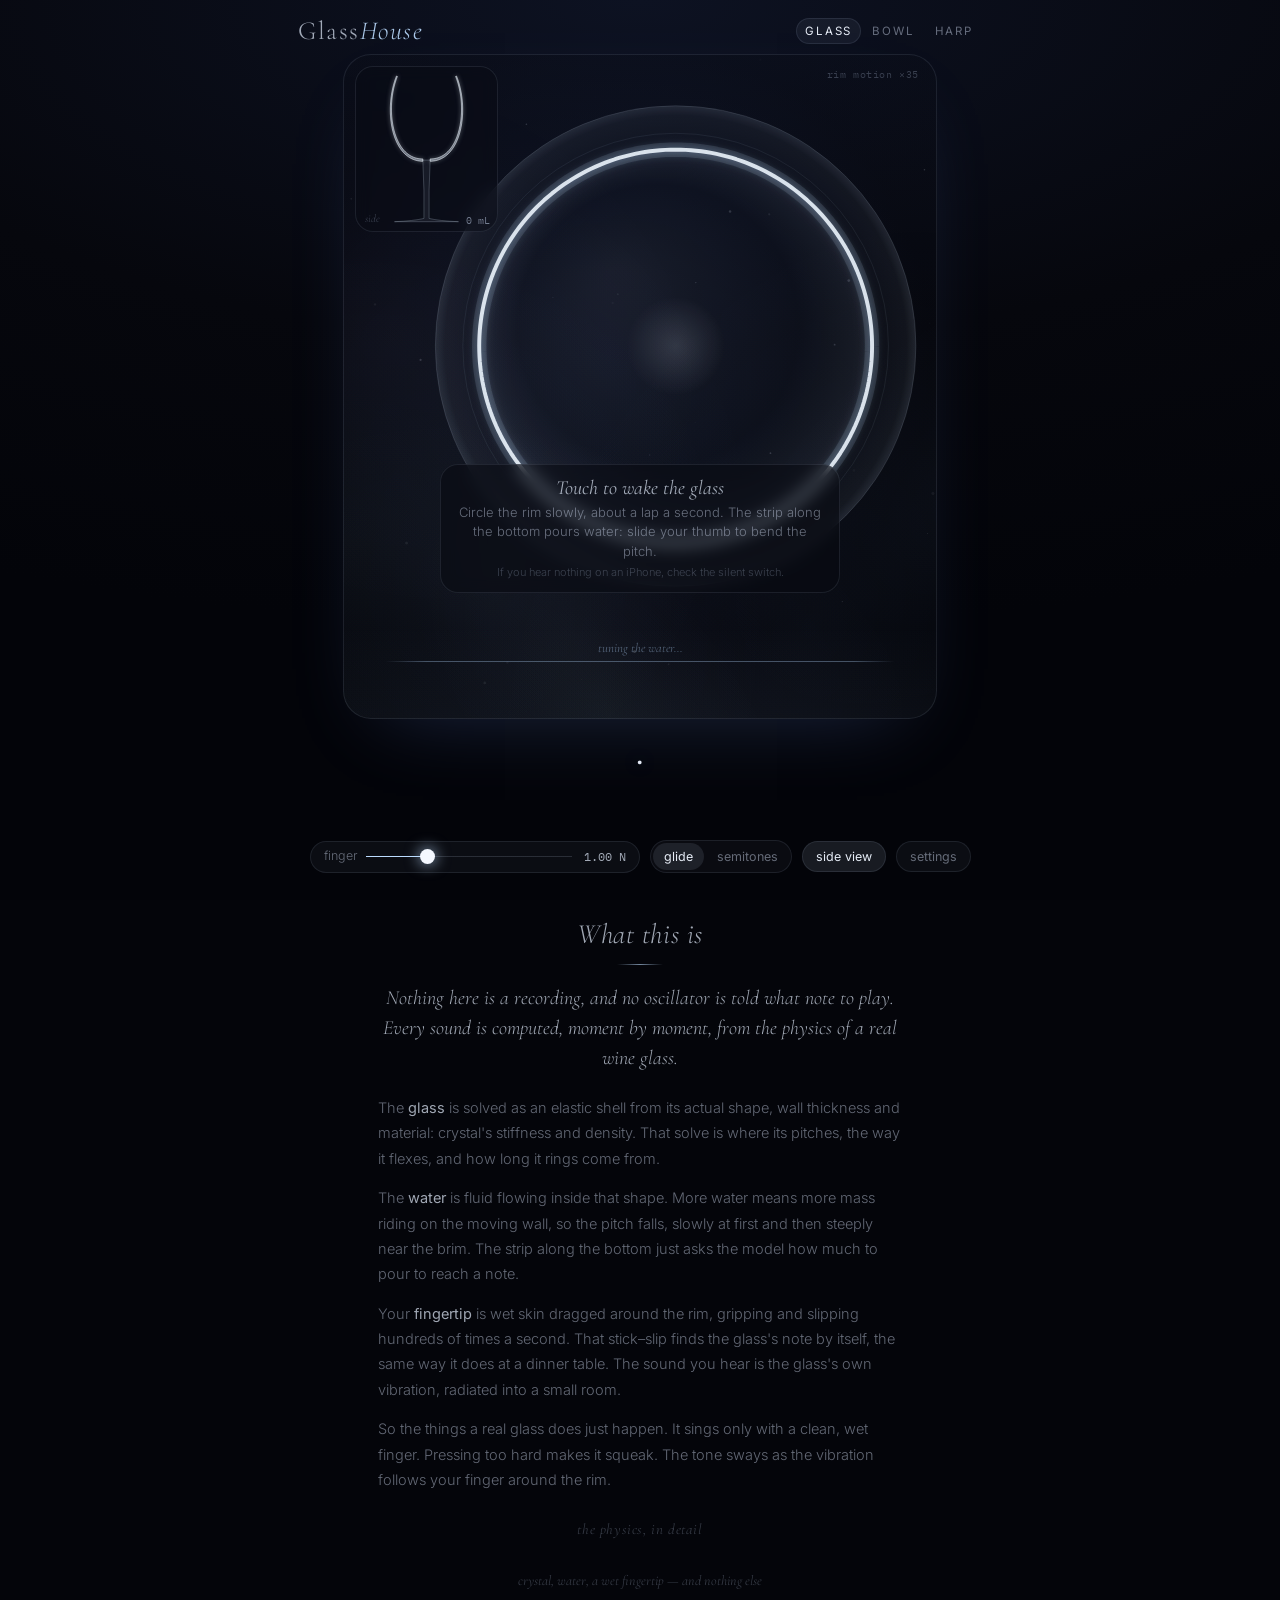
<file: index.html>
<!DOCTYPE html>
<html lang="en">
<head>
<meta charset="utf-8">
<meta name="viewport" content="width=device-width, initial-scale=1, viewport-fit=cover">
<title>GlassHouse · Glass</title>
<style>@font-face{font-family:'Cormorant Garamond';font-weight:300;font-style:normal;font-display:swap;src:url(assets/fonts/cormorant-garamond-latin-300-normal.woff2) format('woff2')}@font-face{font-family:'Cormorant Garamond';font-weight:400;font-style:normal;font-display:swap;src:url(assets/fonts/cormorant-garamond-latin-400-normal.woff2) format('woff2')}@font-face{font-family:'Cormorant Garamond';font-weight:300;font-style:italic;font-display:swap;src:url(assets/fonts/cormorant-garamond-latin-300-italic.woff2) format('woff2')}@font-face{font-family:'Cormorant Garamond';font-weight:400;font-style:italic;font-display:swap;src:url(assets/fonts/cormorant-garamond-latin-400-italic.woff2) format('woff2')}@font-face{font-family:'Inter';font-weight:300;font-style:normal;font-display:swap;src:url(assets/fonts/inter-latin-300-normal.woff2) format('woff2')}@font-face{font-family:'Inter';font-weight:400;font-style:normal;font-display:swap;src:url(assets/fonts/inter-latin-400-normal.woff2) format('woff2')}@font-face{font-family:'Inter';font-weight:500;font-style:normal;font-display:swap;src:url(assets/fonts/inter-latin-500-normal.woff2) format('woff2')}@font-face{font-family:'IBM Plex Mono';font-weight:400;font-style:normal;font-display:swap;src:url(assets/fonts/ibm-plex-mono-latin-400-normal.woff2) format('woff2')}</style>
<style>:root{
  --bg:#04050a; --ink:#e6ecf6; --soft:rgba(220,230,245,.72); --dim:rgba(200,212,232,.48); --faint:rgba(190,205,230,.26);
  --line:rgba(190,210,240,.10); --accent:#bcdcff; --accent2:#cdb8ff;
  --mat:#c9b4ff; --rad:#9fd6ff; --vis:#7fd8c4; --sup:#8d98ab;
}
body.bowl{ --accent:#f4d4a0; --accent2:#f0b49a; --line:rgba(240,215,180,.10); }
*{box-sizing:border-box;-webkit-tap-highlight-color:transparent}
html,body{margin:0;background:var(--bg);color:var(--ink);font:15px/1.5 Inter,system-ui,-apple-system,sans-serif;font-weight:300;-webkit-font-smoothing:antialiased}
body{min-height:100dvh;padding:env(safe-area-inset-top) env(safe-area-inset-right) env(safe-area-inset-bottom) env(safe-area-inset-left);
  background:radial-gradient(120% 70% at 50% 0%,#0d1222 0%,#06070d 55%,#030409 100%) fixed}
body.bowl{background:radial-gradient(120% 70% at 50% 0%,#1a120b 0%,#090706 55%,#040303 100%) fixed}
main{max-width:720px;margin:0 auto;padding:14px 14px 28px}

/* header */
header{display:flex;justify-content:space-between;align-items:center;padding:4px 4px 10px}
.mark{font:300 26px/1 "Cormorant Garamond",Georgia,serif;letter-spacing:.06em;color:var(--soft)}
.mark i{font-style:italic;color:var(--accent);opacity:.9}
.tabs{display:flex;gap:2px}
.tabs a{color:var(--dim);text-decoration:none;font:400 11.5px Inter,sans-serif;letter-spacing:.16em;text-transform:uppercase;padding:6px 9px;border-radius:20px;transition:color .3s}
.tabs a:hover{color:var(--soft)}
.tabs a.on{color:var(--ink);background:rgba(200,220,255,.06);box-shadow:inset 0 0 0 1px var(--line)}

/* stage */
.stage{position:relative}
.topwrap{position:relative;width:100%;max-width:min(100%,66vh);margin:0 auto;aspect-ratio:1/1.12;border-radius:28px;overflow:hidden;
  background:radial-gradient(90% 80% at 45% 45%,rgba(30,40,70,.35) 0%,rgba(8,10,18,.2) 60%,rgba(0,0,0,0) 100%);
  box-shadow:inset 0 0 0 1px var(--line),0 30px 80px -40px rgba(120,160,255,.25);touch-action:none;user-select:none;-webkit-user-select:none}
body.bowl .topwrap{background:radial-gradient(90% 80% at 45% 45%,rgba(70,45,20,.30) 0%,rgba(14,10,6,.2) 60%,rgba(0,0,0,0) 100%);box-shadow:inset 0 0 0 1px var(--line),0 30px 80px -40px rgba(255,190,120,.22)}
#top{width:100%;height:100%;display:block;touch-action:none;cursor:grab}
#top.rubbing{cursor:grabbing}
.inset{position:absolute;left:12px;top:12px;width:24%;aspect-ratio:.86;border-radius:18px;background:rgba(10,13,22,.45);backdrop-filter:blur(8px);-webkit-backdrop-filter:blur(8px);
  box-shadow:inset 0 0 0 1px var(--line);opacity:0;transform:scale(.96);transition:opacity .4s,transform .4s;pointer-events:none}
body.bowl .inset{background:rgba(22,15,9,.45)}
.inset.on{opacity:1;transform:none;pointer-events:auto}
.inset canvas{width:100%;height:100%;display:block;touch-action:none;cursor:ns-resize}
.inset span{position:absolute;left:10px;bottom:7px;font:italic 11px "Cormorant Garamond",serif;color:var(--faint);pointer-events:none}
.xlabel{position:absolute;right:18px;top:16px;font:400 10px/1 "IBM Plex Mono",monospace;color:var(--faint);letter-spacing:.06em;pointer-events:none}
.busy{position:absolute;inset:0;display:flex;align-items:center;justify-content:center;gap:10px;color:var(--dim);font:italic 17px "Cormorant Garamond",serif;opacity:0;pointer-events:none;transition:opacity .4s}
.busy.on{opacity:1}
.spin{width:14px;height:14px;border-radius:50%;border:1px solid var(--faint);border-top-color:var(--accent);animation:sp 1.4s linear infinite}
@keyframes sp{to{transform:rotate(360deg)}}
.hint{position:absolute;inset:auto 0 19% 0;display:flex;justify-content:center;padding:0 16px;pointer-events:none;transition:opacity 1s}
.hint.gone{opacity:0}
.hint-in{display:flex;flex-direction:column;gap:3px;align-items:center;text-align:center;max-width:400px;padding:12px 18px;border-radius:18px;background:rgba(8,10,18,.55);backdrop-filter:blur(8px);-webkit-backdrop-filter:blur(8px);box-shadow:inset 0 0 0 1px var(--line)}
.hint-in b{font:400 italic 20px "Cormorant Garamond",serif;color:var(--soft)}
.hint-in span{color:var(--dim);font-size:13px}
.hint-in small{color:var(--faint);font-size:11px}

/* hud */
.hud{text-align:center;padding:14px 0 4px}
.note{font:300 48px/1 "Cormorant Garamond",Georgia,serif;color:var(--ink);letter-spacing:.02em;text-shadow:0 0 24px rgba(180,210,255,.35)}
body.bowl .note{text-shadow:0 0 24px rgba(255,210,150,.35)}
.hz{font:400 12px "IBM Plex Mono",monospace;color:var(--dim);letter-spacing:.06em;margin-top:6px;white-space:pre}
.meta{font:400 11.5px "IBM Plex Mono",monospace;color:var(--faint);margin-top:4px;min-height:16px;white-space:pre}

/* dock */
.dock{display:flex;align-items:center;justify-content:center;gap:10px;margin:14px auto 0;flex-wrap:wrap}
.pill{display:flex;align-items:center;gap:8px;background:rgba(200,220,255,.04);box-shadow:inset 0 0 0 1px var(--line);border-radius:22px;padding:2px 14px;color:var(--dim);font-size:12.5px}
.pill.press{flex:1 1 230px;max-width:330px}
.pill.press input{flex:1}
.pill em{font:normal 400 11.5px "IBM Plex Mono",monospace;color:var(--soft);min-width:46px;text-align:right}
button{font:400 12.5px Inter,sans-serif;color:var(--dim);background:rgba(200,220,255,.04);border:0;box-shadow:inset 0 0 0 1px var(--line);border-radius:22px;padding:8px 14px;cursor:pointer;transition:color .3s,background .3s}
button:hover{color:var(--soft)}
button.on{color:var(--ink);background:rgba(200,220,255,.10)}
.seg{display:flex;gap:2px;background:rgba(200,220,255,.03);box-shadow:inset 0 0 0 1px var(--line);border-radius:22px;padding:3px}
.seg button{flex:1;box-shadow:none;background:transparent;padding:6px 11px}
.seg button.on{background:rgba(200,220,255,.10);color:var(--ink)}

/* sliders: a thread of light */
input[type=range]{-webkit-appearance:none;appearance:none;width:100%;height:28px;background:transparent;margin:0}
input[type=range]::-webkit-slider-runnable-track{height:1px;background:linear-gradient(90deg,var(--accent) var(--p,0%),rgba(200,215,240,.16) var(--p,0%))}
input[type=range]::-moz-range-track{height:1px;background:rgba(200,215,240,.16)}
input[type=range]::-moz-range-progress{height:1px;background:var(--accent)}
input[type=range]::-webkit-slider-thumb{-webkit-appearance:none;width:15px;height:15px;border-radius:50%;background:#f4f8ff;margin-top:-7px;box-shadow:0 0 14px 2px rgba(190,220,255,.55)}
body.bowl input[type=range]::-webkit-slider-thumb{box-shadow:0 0 14px 2px rgba(255,210,150,.55)}
input[type=range]::-moz-range-thumb{width:15px;height:15px;border:0;border-radius:50%;background:#f4f8ff;box-shadow:0 0 14px 2px rgba(190,220,255,.55)}
select{appearance:none;-webkit-appearance:none;background:rgba(200,220,255,.03) url("data:image/svg+xml,%3Csvg xmlns='http://www.w3.org/2000/svg' width='10' height='6'%3E%3Cpath d='M0 0l5 6 5-6z' fill='%238794a6'/%3E%3C/svg%3E") no-repeat right 12px center;color:var(--soft);border:0;box-shadow:inset 0 0 0 1px var(--line);border-radius:14px;padding:9px 30px 9px 12px;font:inherit;font-size:14px;width:100%}
select option{background:#0b0e16}

/* sheet */
.sheet{position:fixed;inset:0;display:flex;align-items:flex-end;justify-content:center;background:rgba(2,3,8,.45);opacity:0;pointer-events:none;transition:opacity .35s;z-index:5}
.sheet.on{opacity:1;pointer-events:auto}
.sheet-in{width:min(620px,100%);max-height:84dvh;overflow:auto;background:rgba(12,15,26,.84);backdrop-filter:blur(18px);-webkit-backdrop-filter:blur(18px);
  box-shadow:inset 0 0 0 1px var(--line),0 -30px 80px -30px rgba(120,160,255,.25);border-radius:26px 26px 0 0;padding:16px 20px calc(22px + env(safe-area-inset-bottom));transform:translateY(16px);transition:transform .35s}
body.bowl .sheet-in{background:rgba(22,16,11,.86)}
.sheet.on .sheet-in{transform:none}
.sheet-head{display:flex;justify-content:space-between;align-items:center;margin-bottom:4px}
.sheet-head b{font:300 italic 24px "Cormorant Garamond",serif;color:var(--soft)}
h3{font:400 10.5px Inter,sans-serif;letter-spacing:.22em;text-transform:uppercase;color:var(--faint);margin:18px 0 6px}
.row{display:flex;flex-direction:column;gap:2px;margin:4px 0 8px;min-width:0}
.row label{font-size:13px;color:var(--dim);display:flex;justify-content:space-between}
.row em{font:normal 400 12px "IBM Plex Mono",monospace;color:var(--soft)}
.grid2{display:grid;grid-template-columns:1fr 1fr;gap:0 16px}
#curveCv{width:100%;height:120px;display:block}
table{width:100%;border-collapse:collapse;font:12px "IBM Plex Mono",monospace;color:var(--soft)}
th{font:400 10px Inter,sans-serif;letter-spacing:.12em;text-transform:uppercase;color:var(--faint);text-align:left;padding:4px 5px;border-bottom:1px solid var(--line)}
td{padding:5px;border-bottom:1px solid rgba(190,210,240,.05);white-space:nowrap}
td.bar{width:38%}
.lb{display:flex;height:4px;border-radius:2px;overflow:hidden;background:rgba(200,215,240,.08)}
.lb i{display:block;height:100%}
.l-mat{background:var(--mat)}.l-rad{background:var(--rad)}.l-vis{background:var(--vis)}.l-sup{background:var(--sup)}
tr.hot td{color:var(--accent);text-shadow:0 0 10px rgba(180,210,255,.5)}
.legend{display:flex;flex-wrap:wrap;gap:4px 14px;margin-top:8px;font-size:11px;color:var(--dim);align-items:center}
.legend i{display:inline-block;width:8px;height:8px;border-radius:50%;margin-right:-8px}
details.how summary{cursor:pointer;list-style:none;font:400 10.5px Inter,sans-serif;letter-spacing:.22em;text-transform:uppercase;color:var(--faint);margin:18px 0 6px}
details.how summary::-webkit-details-marker{display:none}
details.how summary::after{content:"  +"}
details.how[open] summary::after{content:"  –"}
.how-body p{color:var(--dim);font-size:13.5px;margin:10px 0 0}
.how-body b{color:var(--soft);font-weight:500}
/* what this is */
.about{max-width:540px;margin:46px auto 0;padding:0 8px;text-align:left}
.about h2{font:300 italic 28px/1.1 "Cormorant Garamond",Georgia,serif;color:var(--soft);text-align:center;margin:0 0 18px;letter-spacing:.02em}
.about h2::after{content:"";display:block;width:46px;height:1px;margin:14px auto 0;background:linear-gradient(90deg,transparent,var(--accent),transparent);opacity:.6}
.about p{color:var(--dim);font-size:14.5px;line-height:1.75;margin:0 0 14px}
.about p b{color:var(--soft);font-weight:400}
.about p.lede{font:300 italic 20px/1.5 "Cormorant Garamond",Georgia,serif;color:var(--soft);text-align:center;margin-bottom:22px}
.ghostlink{display:block;margin:20px auto 0;background:transparent;box-shadow:none;color:var(--faint);font:italic 15px "Cormorant Garamond",serif;letter-spacing:.04em}
.ghostlink:hover{color:var(--soft)}
footer{color:var(--faint);font:italic 14px "Cormorant Garamond",serif;text-align:center;padding:26px 10px 6px}
@media (max-width:520px){
  main{padding:10px 10px 22px}
  .mark{font-size:22px}
  .tabs a{padding:6px 7px;letter-spacing:.1em}
  .note{font-size:42px}
  .grid2{grid-template-columns:1fr}
  td.bar{width:26%}
}

/* app shell */
.native-only{display:none !important}
body.native .native-only{display:flex !important}
body.native .web-only{display:none !important}
.midirow{display:flex;align-items:center;justify-content:space-between;gap:12px;color:var(--faint);font-size:12.5px}
.midirow button{flex:0 0 auto}
</style>
</head>
<body class="glass">
<main>
  <header>
    <div class="mark">Glass<i>House</i></div>
    <nav class="tabs"><a href="index.html" class="on">Glass</a><a href="bowl.html">Bowl</a><a href="harp.html">Harp</a></nav>
  </header>

  <section class="stage">
    <div class="topwrap">
      <canvas id="top" aria-label="A wine glass seen from above. Circle the rim to play; tap inside to flick it; slide the strip along the bottom to pour water."></canvas>
      <div id="inset" class="inset on"><canvas id="sideCv" aria-label="Cross-section; drag to set the water"></canvas><span>side</span></div>
      <div id="busy" class="busy"><div class="spin"></div><span id="busyMsg"></span></div>
      <div id="hint" class="hint"><div class="hint-in"><b>Touch to wake the glass</b><span>Circle the rim slowly, about a lap a second. The strip along the bottom pours water: slide your thumb to bend the pitch.</span><small class="web-only">If you hear nothing on an iPhone, check the silent switch.</small></div></div>
      <div class="xlabel" id="xlabel"></div>
    </div>
  </section>

  <section class="hud">
    <div class="note" id="roNote">·</div>
    <div class="hz" id="roHz"> </div>
    <div class="meta" id="roMeta"> </div>
  </section>

  <div class="dock">
    <label class="pill press">finger<input id="press" type="range" min="0.2" max="3" step="0.05" value="1"><em id="pressOut">1.00 N</em></label>
    <div class="seg" id="snapSel" title="How the water strip moves"><button data-v="free" class="on">glide</button><button data-v="semi">semitones</button></div>
    <button id="insetBtn" class="on">side view</button>
    <button id="menuBtn">settings</button>
  </div>

  <section class="about">
    <h2>What this is</h2>
    <p class="lede">Nothing here is a recording, and no oscillator is told what note to play. Every sound is computed, moment by moment, from the physics of a real wine glass.</p>
    <p>The <b>glass</b> is solved as an elastic shell from its actual shape, wall thickness and material: crystal's stiffness and density. That solve is where its pitches, the way it flexes, and how long it rings come from.</p>
    <p>The <b>water</b> is fluid flowing inside that shape. More water means more mass riding on the moving wall, so the pitch falls, slowly at first and then steeply near the brim. The strip along the bottom just asks the model how much to pour to reach a note.</p>
    <p>Your <b>fingertip</b> is wet skin dragged around the rim, gripping and slipping hundreds of times a second. That stick–slip finds the glass's note by itself, the same way it does at a dinner table. The sound you hear is the glass's own vibration, radiated into a small room.</p>
    <p>So the things a real glass does just happen. It sings only with a clean, wet finger. Pressing too hard makes it squeak. The tone sways as the vibration follows your finger around the rim.</p>
    <button id="physicsBtn" class="ghostlink">the physics, in detail</button>
  </section>

  <footer>crystal, water, a wet fingertip — and nothing else</footer>
</main>

<div id="sheet" class="sheet">
  <div class="sheet-in">
    <div class="sheet-head"><b>The glass</b><button id="sheetClose">close</button></div>

    <h3>Touch</h3>
    <div class="row"><label>Finger</label><div class="seg" id="cond"><button data-v="wet" class="on">wet &amp; clean</button><button data-v="dry">dry</button><button data-v="oily">oily</button></div></div>

    <div class="row native-only"><label>MIDI <em id="midiNames">none connected</em></label>
      <div class="midirow"><span>A key pours the water to its note; the mod wheel sets pressure.</span><button id="btMidiBtn">Bluetooth MIDI…</button></div></div>

    <h3>Vessel</h3>
    <div class="grid2">
      <div class="row"><label for="shape">Shape</label><select id="shape"></select></div>
      <div class="row"><label for="material">Material</label><select id="material"></select></div>
    </div>
    <div class="grid2">
      <div class="row"><label for="thick">Rim wall <em id="thickOut">1.20 mm</em></label><input id="thick" type="range" min="0.7" max="2.6" step="0.05" value="1.2"></div>
      <div class="row"><label for="size">Size <em id="sizeOut">100%</em></label><input id="size" type="range" min="70" max="135" step="1" value="100"></div>
    </div>
    <div class="row"><label for="split">Imperfection <em id="splitOut">0.030%</em></label><input id="split" type="range" min="0" max="0.2" step="0.005" value="0.03"></div>

    <h3>Water</h3>
    <div class="row"><label for="fill">Fill <em id="fillOut">0%</em></label><input id="fill" type="range" min="0" max="95" step="0.25" value="0"></div>
    <canvas id="curveCv"></canvas>

    <h3>Space</h3>
    <div class="grid2">
      <div class="row"><label for="reverb">Room <em id="reverbOut">35%</em></label><input id="reverb" type="range" min="0" max="100" step="1" value="35"></div>
      <div class="row"><label for="vol">Volume <em id="volOut">80%</em></label><input id="vol" type="range" min="0" max="100" step="1" value="80"></div>
    </div>

    <h3>Modes</h3>
    <table id="modeTable"><thead><tr><th>(n,m)</th><th>f wet</th><th>f dry</th><th>Q</th><th>losses</th></tr></thead><tbody></tbody></table>
    <div class="legend"><i class="l-mat"></i>material <i class="l-rad"></i>radiation <i class="l-vis"></i>water layer <i class="l-sup"></i>support</div>

    <details class="how">
      <summary>How it's modeled</summary>
      <div class="how-body">
      <p><b>Glass.</b> The bowl is a thin elastic shell of revolution: a Bézier meridian with wall thickness tapering from the stem to the rim. Love's strain–displacement relations give membrane and bending energy for each circumferential order <i>n</i>. These are discretized along the meridian with C¹ Hermite-cubic finite elements in all three displacements, clamped where the bowl meets the stem, and solved as a generalized eigenproblem. Nothing is hard-coded: frequency ratios, mode shapes, and how much the rim moves sideways versus radially all come from the solve. A free cylinder reproduces the ring-bending formula to within 0.3%.</p>
      <p><b>Water.</b> The water is treated as inviscid, incompressible potential flow inside the true inner bowl shape. Its surface is a pressure-release boundary (at audio frequencies, gravity and surface tension are negligible). The added mass comes from Ritz minimization of the fluid's kinetic energy, which matches the analytic Bessel-series answer for a cylinder to within 0.4%. The wet modes are then re-solved in a basis of dry modes. That's why the pitch falls slowly at first and then steeply as the water nears the rim.</p>
      <p><b>Water strip.</b> Each height on the strip is a pitch on a log scale. The page has already solved the full wet model at 45 fill levels, denser near the brim where the pitch moves fastest. It inverts that pitch-versus-fill curve to pour exactly enough water, interpolating mode by mode in between. Mode shapes are kept sign-continuous, so the glass keeps singing while you pour. In the sound engine each mode's stiffness glides over about 12 ms, so the pitch bends the way it would if water really slid up the wall. Like a theremin, but the hand moves water rather than air.</p>
      <p><b>Losses.</b> Each mode loses energy four ways: internal friction in the glass (loss factor η of the material); sound radiation, from the exact cylindrical-harmonic radiation resistance applied strip by strip up the bowl; viscous Stokes boundary layers where the water slips along the moving wall; and a small loss through the stem.</p>
      <p><b>Finger.</b> Your fingertip is a pad with measured shear stiffness and damping (about 1 N/mm and 1.5 N·s/m), dragged around the rim. Pad and glass meet through a velocity-weakening friction law, solved implicitly every 10 µs: they stick whenever the force needed for zero slip stays below μ·F<sub>N</sub>, and slip otherwise. The skin also damps the rim's radial and axial motion. That damping is what drags the standing wave around with your finger: the radial node locks under the fingertip. Nobody tells it what pitch to sing. The stick–slip cycle finds the (2,0) mode because that mode has the most rim motion per unit of loss. If you press too hard or move too slowly, the skin itself chatters and squeaks. Dry skin grips harder the faster it slides, so it only scuffs. An oily finger slips with almost no velocity weakening, so nothing happens.</p>
      <p><b>Sound.</b> Each mode's radiated power, combined with its cos <i>nθ</i> directivity, gives the pressure at two virtual microphones in front of the glass (the bottom of the screen). As the pattern turns with your finger, a fixed listener hears the characteristic slow wah. A 0.03% asymmetry splits each mode pair, which produces the beating real glasses have.</p>
    </div>
  
    </details>
  </div>
</div>
<script type="text/plain" id="dsp-src">/*  GlassHouse — real-time dynamics (runs inside the AudioWorklet)
 *  ------------------------------------------------------------
 *  Each wet mode (n, m) is a degenerate pair (cos n·θ / sin n·θ shapes). A real
 *  glass is never perfectly axisymmetric, so the pair is split by a tiny
 *  fraction about a fixed "defect" axis — this is what makes real glasses beat.
 *
 *  Finger = fingertip pad: mass m_p on a shear spring/damper (skin) whose base
 *  is your fingertip moving round the rim. Pad ↔ glass contact obeys a
 *  velocity-weakening (Stribeck) friction law, solved implicitly every
 *  sub-step: stick if the force needed to keep zero slip is below μs·F_N,
 *  otherwise slip with μ(|v_rel|)·F_N. The glass side of that solve uses the
 *  exact one-step mobility of all modes at the contact point, so stick–slip
 *  locks to the glass resonance on its own — nothing is told what pitch to make.
 *  Skin also damps radial/axial rim motion under the finger (∝ F_N^0.7).
 *  Sound = far-field pressure from each mode's radiated power with its cos(nθ)
 *  directivity, picked up at two virtual mics in front of the glass.
 */
(function (root) {
  'use strict';
  const TAU = Math.PI * 2;
  const wrap = a => { a = (a + Math.PI) % TAU; if (a < 0) a += TAU; return a - Math.PI; };

  const FINGER = {
    wet:  { mu0: 0.60, d: 0.15, eps: 0.05, beta: 0.0, Dc: 2e-6, vAge: 0.002 },
    dry:  { mu0: 0.85, d: 0.03,  eps: 0.001, beta: 0.6, Dc: 2e-6, vAge: 0.002 },
    oily: { mu0: 0.22, d: 0.004, eps: 0.003, beta: 0.0, Dc: 2e-6, vAge: 0.002 },
    // puja sticks on bronze (rubbing the outside wall just below the rim)
    leather: { mu0: 0.55, d: 0.12, eps: 0.04, beta: 0.0, Dc: 2e-6, vAge: 0.002 },
    wood:    { mu0: 0.38, d: 0.07, eps: 0.04, beta: 0.0, Dc: 2e-6, vAge: 0.002 },
  };

  // puja contact mechanics: unilateral radial contact (penalty spring-dashpot), stick mass held by the hand,
  // tangential compliance of hand+stick. Leather is soft and lossy; bare wood is stiff, so it can lose
  // contact on every cycle once the rim amplitude exceeds the static indentation -> the rattle.
  const PUJA = {
    leather: { kc: 4e4, cc: 12, ms: 0.03, ch: 3, mp: 0.004, kp: 6000, cp: 4 },
    wood:    { kc: 4e5, cc: 6,  ms: 0.03, ch: 3, mp: 0.004, kp: 6000, cp: 4 },
  };

  // steady-state friction: logarithmic velocity weakening (rate-and-state form) + viscous term
  function muSteady(fr, v) { return Math.max(0.02, fr.mu0 - fr.d * Math.log((v + fr.eps) / 0.1) + fr.beta * v); }

  class GlassVoice {
    constructor(fs, opt) {
      this.fs = fs; this.os = (opt && opt.os) || 2; this.dt = 1 / (fs * this.os);
      this.N = 0; this.cap = 64; this.alloc(this.cap);
      this.keys = []; this.alpha = 0.37; this.split = 3e-4;
      this.Rrim = 0.036;
      // finger
      this.down = false; this.theta = 0; this.thetaT = 0; this.omT = 0; this.omS = 0;
      this.FN = 1.0; this.fr = FINGER.wet; this.mu = 0.7;
      this.mp = 3e-5; this.kp = 1000; this.cp = 1.5;   // fingertip shear impedance (Wiertlewski & Hayward 2012) this.xp = 0; this.vp = 0; this.vb = 0;
      this.cc0 = 3.0; this.rough = 0.01; this.ridge = 4.5e-4; this.ridgePh = 0; this.nz = 0;
      // taps
      this.tapT = -1; this.tapDur = 4e-4; this.tapF = 0; this.tapTh = 0;
      // exciter: 'finger' (on the rim top, constant normal force) or 'puja' (radial unilateral contact)
      this.exc = 'finger'; this.side = 1; this.pj = PUJA.leather; this.y = 0; this.yd = 0; this.Fc = 0; this.contactCount = 0; this.FcAcc = 0;
      // mics: viewer is at the bottom of the screen (theta = +pi/2), mics +-25 deg
      this.mic = [Math.PI / 2 + 0.44, Math.PI / 2 - 0.44];
      this.gain = 1 / 0.25;                            // 0.25 Pa -> full scale
      this.stickCount = 0; this.stepCount = 0; this.pAcc = 0; this.pN = 0;
      this.seed = 12345;
      this.glideA = 1 - Math.exp(-this.dt / 0.012);
    }
    alloc(n) {
      const F = () => new Float64Array(n);
      this.q = F(); this.v = F(); this.w2 = F(); this.w2T = F(); this.dc = F(); this.om = F();
      this.nn = new Int32Array(n); this.isB = new Uint8Array(n);
      this.aT = F(); this.aR = F(); this.aA = F(); this.gL = F(); this.gR = F(); this.G = F();
      this.pT = F(); this.pR = F(); this.pA = F(); this.vs = F();
    }
    rand() { this.seed = (this.seed * 1664525 + 1013904223) >>> 0; return this.seed / 4294967296 * 2 - 1; }

    setModes(list, opt) {
      opt = opt || {};
      if (opt.split != null) this.split = opt.split;
      if (opt.alpha != null) this.alpha = opt.alpha;
      if (opt.Rrim) this.Rrim = opt.Rrim;
      const oldIdx = new Map(); this.keys.forEach((k, i) => oldIdx.set(k, i));
      const oq = this.q, ov = this.v, ow2 = this.w2;
      const lim = 1.7 / this.dt, need = list.length * 2;
      if (need > this.cap) { this.cap = need; }
      const q = new Float64Array(this.cap), v = new Float64Array(this.cap);
      const keep = this.q; this.alloc(this.cap);
      const keys = []; let k = 0;
      for (const m of list) {
        if (m.omega > lim) continue;
        for (let b = 0; b < 2; b++) {
          const key = m.key + (b ? 'B' : 'A'), j = oldIdx.get(key);
          const om = m.omega * (1 + (b ? 0.5 : -0.5) * this.split);
          this.om[k] = om;
          this.w2T[k] = Math.pow(2 / this.dt * Math.sin(om * this.dt / 2), 2);  // pre-warped for symplectic Euler
          // keep the vibration and glide the stiffness when a mode is retuned (pouring while it sings)
          if (j != null) { q[k] = oq[j]; v[k] = ov[j]; this.w2[k] = ow2[j]; } else this.w2[k] = this.w2T[k];
          this.dc[k] = 2 * m.zeta * om;
          this.nn[k] = m.n; this.isB[k] = b;
          this.aT[k] = m.rimV; this.aR[k] = m.rimR; this.aA[k] = m.rimA; this.G[k] = m.G;
          const fL = this.mic[0] - this.alpha, fR = this.mic[1] - this.alpha;
          this.gL[k] = m.G * (b ? Math.sin(m.n * fL) : Math.cos(m.n * fL));
          this.gR[k] = m.G * (b ? Math.sin(m.n * fR) : Math.cos(m.n * fR));
          keys.push(key); k++;
        }
      }
      this.q = q; this.v = v; this.N = k; this.keys = keys;
    }

    setFinger(f) {
      if (f.FN != null) this.FN = f.FN;
      if (f.cond) this.fr = FINGER[f.cond] || FINGER.wet;
      if (f.down != null) {
        if (f.down && !this.down) { this.mu = muSteady(this.fr, 0); this.seatPuja = true; this.theta = f.theta; this.thetaT = f.theta; this.omS = 0; this.xp = 0; this.vp = 0; }
        this.down = f.down;
      }
      if (f.theta != null) this.thetaT = f.theta;
      if (f.omega != null) this.omT = f.omega;
    }
    // true when the glass is silent and untouched: skip it entirely (saves CPU with many glasses)
    quiet() {
      if (this.down || this.tapT >= 0) return false;
      let e = 0; for (let k = 0; k < this.N; k++) e += this.G[k] * (Math.abs(this.v[k]) + this.om[k] * Math.abs(this.q[k]));
      if (e < 3e-6) { if (e > 0) { this.q.fill(0); this.v.fill(0); } return true; }
      return false;
    }
    tap(theta, force, dur) { this.tapT = 0; this.tapTh = theta; this.tapF = force || 6; this.tapDur = dur || 4e-4; }
    setExciter(e) {
      if (e.kind) this.exc = e.kind;
      if (e.side) this.side = e.side;
      if (e.stick && PUJA[e.stick]) { this.pj = PUJA[e.stick]; this.fr = FINGER[e.stick]; }
      if (this.exc === 'puja') { this.mp = this.pj.mp; this.kp = this.pj.kp; this.cp = this.pj.cp; }
      else { this.mp = 3e-5; this.kp = 1000; this.cp = 1.5; }
    }
    damp() { this.q.fill(0); this.v.fill(0); }

    // shape factors for oscillator k at angle th
    process(outL, outR, len) {
      const dt = this.dt, os = this.os, N = this.N, fr = this.fr;
      const q = this.q, v = this.v, w2 = this.w2, dc = this.dc, nn = this.nn, isB = this.isB;
      const aT = this.aT, aR = this.aR, aA = this.aA, pT = this.pT, pR = this.pR, pA = this.pA, vs = this.vs;
      const cn = new Float64Array(8), snn = new Float64Array(8), tc = new Float64Array(8), ts = new Float64Array(8);
      const aW = 1 - Math.exp(-dt / 0.018);
      for (let i = 0; i < len; i++) {
        let accL = 0, accR = 0;
        for (let o = 0; o < os; o++) {
          // ---- finger kinematics (smoothed velocity, soft position lock)
          if (this.down) {
            this.omS += (this.omT - this.omS) * aW;
            this.thetaT += this.omT * dt;
            this.theta += this.omS * dt + wrap(this.thetaT - this.theta) * 25 * dt;
            this.vb = this.Rrim * this.omS;
          }
          const ph = this.theta - this.alpha, c1 = Math.cos(ph), s1 = Math.sin(ph);
          cn[0] = 1; snn[0] = 0; cn[1] = c1; snn[1] = s1;
          for (let n = 2; n < 8; n++) { cn[n] = cn[n - 1] * c1 - snn[n - 1] * s1; snn[n] = snn[n - 1] * c1 + cn[n - 1] * s1; }
          let tapping = false, Ft = 0;
          if (this.tapT >= 0) {
            const tp = this.tapTh - this.alpha, c = Math.cos(tp), s = Math.sin(tp);
            tc[0] = 1; ts[0] = 0; tc[1] = c; ts[1] = s;
            for (let n = 2; n < 8; n++) { tc[n] = tc[n - 1] * c - ts[n - 1] * s; ts[n] = ts[n - 1] * c + tc[n - 1] * s; }
            Ft = -this.tapF * Math.sin(Math.PI * this.tapT / this.tapDur);          // inward radial push
            tapping = true; this.tapT += dt; if (this.tapT > this.tapDur) this.tapT = -1;
          }
          // ---- contact geometry + explicit forces
          let vr = 0, va = 0, Y = 0;
          for (let k = 0; k < N; k++) {
            const n = nn[k], C = cn[n], S = snn[n];
            if (isB[k]) { pT[k] = -aT[k] * C; pR[k] = aR[k] * S; pA[k] = aA[k] * S; }
            else { pT[k] = aT[k] * S; pR[k] = aR[k] * C; pA[k] = aA[k] * C; }
            vr += pR[k] * v[k]; va += pA[k] * v[k]; Y += pT[k] * pT[k];
          }
          let Fr, Fa, FNnow = this.FN;
          if (this.exc === 'puja') {
            let ur = 0; for (let k = 0; k < N; k++) ur += pR[k] * q[k];
            const P = this.pj, sd = this.side;
            let Fc = 0;
            if (this.down) {
              if (this.seatPuja) { this.y = ur - sd * this.FN / P.kc; this.yd = vr; this.seatPuja = false; }
              const del = sd * (ur - this.y), deld = sd * (vr - this.yd);
              if (del > 0) { Fc = P.kc * del + P.cc * deld; if (Fc < 0) Fc = 0; }
              this.yd += dt * (sd * Fc - sd * this.FN - P.ch * this.yd) / P.ms; this.y += dt * this.yd;
              if (Fc > 0) this.contactCount++;
              this.FcAcc += Fc;
            }
            this.Fc = Fc; FNnow = Fc;
            Fr = -sd * Fc; Fa = 0;
          } else {
            const cc = this.down ? this.cc0 * Math.sqrt(this.FN) : 0;
            Fr = -cc * vr; Fa = -cc * va;
          }
          let vg = 0;
          for (let k = 0; k < N; k++) {
            let Q = pR[k] * Fr + pA[k] * Fa;
            if (tapping) { const n = nn[k]; Q += Ft * aR[k] * (isB[k] ? ts[n] : tc[n]); }
            w2[k] += (this.w2T[k] - w2[k]) * this.glideA;
            const vk = (v[k] + dt * (-w2[k] * q[k] + Q)) / (1 + dc[k] * dt);
            vs[k] = vk; vg += pT[k] * vk;
          }
          // ---- friction (implicit)
          let F = 0;
          if (this.down && FNnow > 0) {
            const mp = this.mp;
            const vpS = (this.vp + dt * (-this.kp * this.xp + this.cp * this.vb) / mp) / (1 + this.cp * dt / mp);
            const vrel = vpS - vg, Z = dt * (1 / mp + Y);
            // fingerprint ridges + skin micro-roughness modulate the friction coefficient
            this.ridgePh += Math.abs(this.vb) * dt / this.ridge;
            this.nz = 0.97 * this.nz + 0.03 * this.rand();
            const mod = 1 + this.rough * (0.6 * Math.sin(TAU * this.ridgePh) + 4 * this.nz);
            const FN = FNnow, muNow = this.mu * mod;
            const Fs = vrel / Z;
            let vAfter;
            if (Math.abs(Fs) <= muNow * FN) { F = Fs; vAfter = 0; this.stickCount++; }
            else { const sg = vrel > 0 ? 1 : -1; F = sg * muNow * FN; vAfter = vrel - Z * F; }
            // rate-and-state friction: the contact's friction level relaxes toward the
            // steady-state Stribeck value over a slip distance Dc (and re-ages while stuck)
            const av = Math.abs(vAfter);
            const muSS = muSteady(fr, av);
            const rate = fr.tau ? 1 / fr.tau : (av + fr.vAge) / fr.Dc;
            this.mu += (muSS - this.mu) * (1 - Math.exp(-dt * rate));
            this.vp = vpS - dt * F / mp;
            this.xp += dt * (this.vp - this.vb);
            this.stepCount++;
          }
          // ---- update modes, radiate
          let pl = 0, pr = 0;
          const gL = this.gL, gR = this.gR;
          for (let k = 0; k < N; k++) {
            const vk = vs[k] + dt * pT[k] * F;
            v[k] = vk; q[k] += dt * vk;
            pl += gL[k] * vk; pr += gR[k] * vk;
          }
          accL += pl; accR += pr;
        }
        const L = accL / os, R = accR / os;
        this.pAcc += 0.5 * (L * L + R * R); this.pN++;
        outL[i] = L * this.gain; outR[i] = R * this.gain;
      }
    }

    // snapshot for visuals: complex amplitude per oscillator
    snapshot() {
      const N = this.N, amps = new Float64Array(N * 2);
      for (let k = 0; k < N; k++) { amps[2 * k] = this.q[k]; amps[2 * k + 1] = this.v[k] / this.om[k]; }
      const prms = Math.sqrt(this.pAcc / Math.max(1, this.pN));
      const stick = this.stepCount ? this.stickCount / this.stepCount : 0;
      const steps = this.pN * this.os, contact = this.down && steps ? this.contactCount / steps : 0, Fmean = steps ? this.FcAcc / steps : 0;
      this.pAcc = 0; this.pN = 0; this.stickCount = 0; this.stepCount = 0; this.contactCount = 0; this.FcAcc = 0;
      return { keys: this.keys.slice(), amps, theta: this.theta, down: this.down, prms, stick, vb: this.vb, alpha: this.alpha, contact, Fmean, y: this.y };
    }
  }

  const api = { GlassVoice, FINGER, PUJA };
  if (typeof module !== 'undefined' && module.exports) module.exports = api; else root.GlassDSP = api;
})(typeof globalThis !== 'undefined' ? globalThis : this);
</script>
<script>/*  GlassHouse — physics core
 *  ------------------------------------------------------------
 *  1. Glass bowl = thin elastic shell of revolution (Love first-approximation
 *     strains), discretised along the meridian with C1 Hermite-cubic elements
 *     for u (meridional), v (circumferential), w (normal), one Fourier order n
 *     at a time, clamped where the bowl meets the stem.
 *  2. Liquid = inviscid, incompressible potential flow inside the real bowl
 *     shape, pressure-release free surface (phi = 0; gravity/capillarity are
 *     negligible at audio frequency). Solved by Ritz minimisation of the
 *     kinetic-energy functional -> added-mass matrix in dry-mode coordinates.
 *  3. Wet modes = generalised eigenproblem K q = w^2 (M + M_fluid) q in a
 *     basis of dry modes.
 *  4. Losses per mode: material loss factor, acoustic radiation (exact 2-D
 *     cylindrical-harmonic radiation resistance applied strip-wise along the
 *     bowl height), viscous Stokes boundary layer of the liquid at the wall
 *     (from the potential-flow slip velocity), small support loss.
 */
(function (root) {
  'use strict';

  // ---------------------------------------------------------------- linalg
  function mat(n, m) { const a = new Array(n); for (let i = 0; i < n; i++) a[i] = new Float64Array(m); return a; }

  function cholesky(A) {
    const n = A.length, L = mat(n, n);
    for (let j = 0; j < n; j++) {
      let s = A[j][j];
      const Lj = L[j];
      for (let k = 0; k < j; k++) s -= Lj[k] * Lj[k];
      if (!(s > 0)) throw new Error('matrix not SPD at ' + j + ' (' + s + ')');
      const d = Math.sqrt(s); Lj[j] = d;
      for (let i = j + 1; i < n; i++) {
        const Li = L[i]; let t = A[i][j];
        for (let k = 0; k < j; k++) t -= Li[k] * Lj[k];
        Li[j] = t / d;
      }
    }
    return L;
  }
  function fwdSub(L, b) { const n = L.length, x = new Float64Array(n); for (let i = 0; i < n; i++) { let s = b[i]; const Li = L[i]; for (let k = 0; k < i; k++) s -= Li[k] * x[k]; x[i] = s / Li[i]; } return x; }
  function bwdSubT(L, b) { const n = L.length, x = new Float64Array(n); for (let i = n - 1; i >= 0; i--) { let s = b[i]; for (let k = i + 1; k < n; k++) s -= L[k][i] * x[k]; x[i] = s / L[i][i]; } return x; }
  function cholSolve(L, b) { return bwdSubT(L, fwdSub(L, b)); }

  // Symmetric eigen-decomposition (Householder tridiagonalisation + implicit QL; JAMA port)
  function symEig(A) {
    const n = A.length, V = A.map(r => Float64Array.from(r)), d = new Float64Array(n), e = new Float64Array(n);
    for (let j = 0; j < n; j++) d[j] = V[n - 1][j];
    for (let i = n - 1; i > 0; i--) {
      let scale = 0, h = 0;
      for (let k = 0; k < i; k++) scale += Math.abs(d[k]);
      if (scale === 0) {
        e[i] = d[i - 1];
        for (let j = 0; j < i; j++) { d[j] = V[i - 1][j]; V[i][j] = 0; V[j][i] = 0; }
      } else {
        for (let k = 0; k < i; k++) { d[k] /= scale; h += d[k] * d[k]; }
        let f = d[i - 1], g = Math.sqrt(h); if (f > 0) g = -g;
        e[i] = scale * g; h -= f * g; d[i - 1] = f - g;
        for (let j = 0; j < i; j++) e[j] = 0;
        for (let j = 0; j < i; j++) {
          f = d[j]; V[j][i] = f; g = e[j] + V[j][j] * f;
          for (let k = j + 1; k <= i - 1; k++) { g += V[k][j] * d[k]; e[k] += V[k][j] * f; }
          e[j] = g;
        }
        f = 0;
        for (let j = 0; j < i; j++) { e[j] /= h; f += e[j] * d[j]; }
        const hh = f / (h + h);
        for (let j = 0; j < i; j++) e[j] -= hh * d[j];
        for (let j = 0; j < i; j++) {
          f = d[j]; g = e[j];
          for (let k = j; k <= i - 1; k++) V[k][j] -= (f * e[k] + g * d[k]);
          d[j] = V[i - 1][j]; V[i][j] = 0;
        }
      }
      d[i] = h;
    }
    for (let i = 0; i < n - 1; i++) {
      V[n - 1][i] = V[i][i]; V[i][i] = 1; const h = d[i + 1];
      if (h !== 0) {
        for (let k = 0; k <= i; k++) d[k] = V[k][i + 1] / h;
        for (let j = 0; j <= i; j++) {
          let g = 0;
          for (let k = 0; k <= i; k++) g += V[k][i + 1] * V[k][j];
          for (let k = 0; k <= i; k++) V[k][j] -= g * d[k];
        }
      }
      for (let k = 0; k <= i; k++) V[k][i + 1] = 0;
    }
    for (let j = 0; j < n; j++) { d[j] = V[n - 1][j]; V[n - 1][j] = 0; }
    V[n - 1][n - 1] = 1; e[0] = 0;
    for (let i = 1; i < n; i++) e[i - 1] = e[i];
    e[n - 1] = 0;
    let f = 0, tst1 = 0; const eps = Math.pow(2, -52);
    for (let l = 0; l < n; l++) {
      tst1 = Math.max(tst1, Math.abs(d[l]) + Math.abs(e[l]));
      let m = l;
      while (m < n) { if (Math.abs(e[m]) <= eps * tst1) break; m++; }
      if (m > l) {
        let iter = 0;
        do {
          if (++iter > 200) break;
          let g = d[l], p = (d[l + 1] - g) / (2 * e[l]), r = Math.hypot(p, 1); if (p < 0) r = -r;
          d[l] = e[l] / (p + r); d[l + 1] = e[l] * (p + r);
          const dl1 = d[l + 1]; let h = g - d[l];
          for (let i = l + 2; i < n; i++) d[i] -= h;
          f += h;
          p = d[m]; let c = 1, c2 = c, c3 = c; const el1 = e[l + 1]; let s = 0, s2 = 0;
          for (let i = m - 1; i >= l; i--) {
            c3 = c2; c2 = c; s2 = s;
            g = c * e[i]; h = c * p; r = Math.hypot(p, e[i]);
            e[i + 1] = s * r; s = e[i] / r; c = p / r; p = c * d[i] - s * g;
            d[i + 1] = h + s * (c * g + s * d[i]);
            for (let k = 0; k < n; k++) { h = V[k][i + 1]; V[k][i + 1] = s * V[k][i] + c * h; V[k][i] = c * V[k][i] - s * h; }
          }
          p = -s * s2 * c3 * el1 * e[l] / dl1; e[l] = s * p; d[l] = c * p;
        } while (Math.abs(e[l]) > eps * tst1);
      }
      d[l] = d[l] + f; e[l] = 0;
    }
    const idx = Array.from({ length: n }, (_, i) => i).sort((a, b) => d[a] - d[b]);
    return { values: idx.map(i => d[i]), vectors: idx.map(i => { const v = new Float64Array(n); for (let k = 0; k < n; k++) v[k] = V[k][i]; return v; }) };
  }

  // Generalised symmetric-definite eigenproblem K x = lambda M x, x^T M x = 1
  function genEig(K, M, nKeep) {
    const n = K.length, L = cholesky(M);
    const X = mat(n, n);                              // X = L^-1 K   (column by column)
    const col = new Float64Array(n);
    for (let j = 0; j < n; j++) { for (let i = 0; i < n; i++) col[i] = K[i][j]; const y = fwdSub(L, col); for (let i = 0; i < n; i++) X[i][j] = y[i]; }
    const C = mat(n, n);                              // C = L^-1 X^T
    for (let j = 0; j < n; j++) { for (let i = 0; i < n; i++) col[i] = X[j][i]; const y = fwdSub(L, col); for (let i = 0; i < n; i++) C[i][j] = y[i]; }
    for (let i = 0; i < n; i++) for (let j = 0; j < i; j++) { const a = 0.5 * (C[i][j] + C[j][i]); C[i][j] = a; C[j][i] = a; }
    const { values, vectors } = symEig(C);
    const k = Math.min(nKeep || n, n), out = [];
    for (let i = 0; i < k; i++) out.push({ lambda: values[i], x: bwdSubT(L, vectors[i]) });
    return out;
  }

  // -------------------------------------------------------------- quadrature
  const GL = (function () {
    function rule(n) {                                // Gauss-Legendre on [-1,1]
      const x = new Float64Array(n), w = new Float64Array(n);
      for (let i = 0; i < n; i++) {
        let z = Math.cos(Math.PI * (i + 0.75) / (n + 0.5)), pp = 0;
        for (let it = 0; it < 100; it++) {
          let p1 = 1, p2 = 0;
          for (let j = 1; j <= n; j++) { const p3 = p2; p2 = p1; p1 = ((2 * j - 1) * z * p2 - (j - 1) * p3) / j; }
          pp = n * (z * p1 - p2) / (z * z - 1);
          const z1 = z; z = z1 - p1 / pp; if (Math.abs(z - z1) < 1e-15) break;
        }
        x[i] = z; w[i] = 2 / ((1 - z * z) * pp * pp);
      }
      return { x, w };
    }
    const c = {}; return n => c[n] || (c[n] = rule(n));
  })();

  // Legendre P_0..P_{N-1} and derivatives at X
  function legendre(N, X, P, dP) {
    P[0] = 1; dP[0] = 0; if (N > 1) { P[1] = X; dP[1] = 1; }
    for (let k = 2; k < N; k++) { P[k] = ((2 * k - 1) * X * P[k - 1] - (k - 1) * P[k - 2]) / k; dP[k] = dP[k - 2] + (2 * k - 1) * P[k - 1]; }
  }

  // ----------------------------------------------------------------- Bessel
  const EULER = 0.5772156649015329;
  function besselJ(n, x) { let s = 0, t = Math.pow(x / 2, n); for (let k = 1; k <= n; k++) t /= k; for (let k = 0; k < 80; k++) { s += t; t *= -(x * x / 4) / ((k + 1) * (k + 1 + n)); if (Math.abs(t) < 1e-18 * Math.abs(s)) break; } return s; }
  function besselY(n, x) {                            // A&S 9.1.11, integer n >= 0
    const h = x / 2; let s1 = 0;
    if (n > 0) { const fact = [1]; for (let i = 1; i <= n; i++) fact[i] = fact[i - 1] * i; for (let k = 0; k < n; k++) s1 += fact[n - k - 1] / fact[k] * Math.pow(h * h, k); s1 *= -Math.pow(h, -n) / Math.PI; }
    const s2 = 2 / Math.PI * Math.log(h) * besselJ(n, x);
    let psiK = -EULER, psiNK = -EULER; for (let i = 1; i <= n; i++) psiNK += 1 / i;
    let t = Math.pow(h, n); for (let i = 1; i <= n; i++) t /= i;          // (h^n)/(0! n!)
    let s3 = 0;
    for (let k = 0; k < 80; k++) {
      s3 += (psiK + psiNK) * t;
      t *= -(h * h) / ((k + 1) * (n + k + 1)); psiK += 1 / (k + 1); psiNK += 1 / (n + k + 1);
      if (Math.abs(t) < 1e-18) break;
    }
    return s1 + s2 - s3 / Math.PI;
  }
  // Real part of the specific radiation impedance of a cylinder vibrating as cos(n theta):
  //   z_n = i rho c H_n(ka)/H_n'(ka);  Re z_n = rho c * (2/(pi ka)) / |H_n'(ka)|^2  (Wronskian)
  function radResistance(n, x, rhoC) {
    const dJ = n === 0 ? -besselJ(1, x) : 0.5 * (besselJ(n - 1, x) - besselJ(n + 1, x));
    const dY = n === 0 ? -besselY(1, x) : 0.5 * (besselY(n - 1, x) - besselY(n + 1, x));
    return rhoC * (2 / (Math.PI * x)) / (dJ * dJ + dY * dY);
  }

  // --------------------------------------------------------------- geometry
  // Midsurface meridian = cubic Bezier in (r, z) [mm], P0 at stem junction.
  function makeGeometry(P, scale, tRim, tBase, thickFn) {
    const S = scale * 1e-3;
    const p = P.map(q => [q[0] * S, q[1] * S]);
    function bz(t) {
      const u = 1 - t;
      const r = u * u * u * p[0][0] + 3 * u * u * t * p[1][0] + 3 * u * t * t * p[2][0] + t * t * t * p[3][0];
      const z = u * u * u * p[0][1] + 3 * u * u * t * p[1][1] + 3 * u * t * t * p[2][1] + t * t * t * p[3][1];
      const d1 = (a, b) => 3 * (u * u * (p[1][a] - p[0][a]) + 2 * u * t * (p[2][a] - p[1][a]) + t * t * (p[3][a] - p[2][a]));
      const d2 = a => 6 * (u * (p[2][a] - 2 * p[1][a] + p[0][a]) + t * (p[3][a] - 2 * p[2][a] + p[1][a]));
      const d3 = a => 6 * (p[3][a] - 3 * p[2][a] + 3 * p[1][a] - p[0][a]);
      return { r, z, rt: d1(0), zt: d1(1), rtt: d2(0), ztt: d2(1), rttt: d3(0), zttt: d3(1) };
    }
    const NT = 4000, Ts = new Float64Array(NT + 1), Ss = new Float64Array(NT + 1);
    let prev = Math.hypot(bz(0).rt, bz(0).zt);
    for (let i = 1; i <= NT; i++) {                   // Simpson per sub-interval
      const t0 = (i - 1) / NT, t1 = i / NT, tm = 0.5 * (t0 + t1);
      const bm = bz(tm), b1 = bz(t1), sm = Math.hypot(bm.rt, bm.zt), s1 = Math.hypot(b1.rt, b1.zt);
      Ss[i] = Ss[i - 1] + (t1 - t0) * (prev + 4 * sm + s1) / 6; Ts[i] = t1; prev = s1;
    }
    const L = Ss[NT];
    function tOfS(s) {
      if (s <= 0) return 0; if (s >= L) return 1;
      let lo = 0, hi = NT; while (hi - lo > 1) { const m = (lo + hi) >> 1; if (Ss[m] < s) lo = m; else hi = m; }
      let t = Ts[lo] + (s - Ss[lo]) / (Ss[hi] - Ss[lo]) * (Ts[hi] - Ts[lo]);
      const b = bz(t); t += 0; return t;
    }
    function thick(s) { if (thickFn) return thickFn(s, L); const x = 1 - s / L; return tRim + (tBase - tRim) * x * x; }
    function at(s) {
      const b = bz(tOfS(s));
      const sig = Math.hypot(b.rt, b.zt), c = b.rt / sig, sn = b.zt / sig;
      const N = b.rt * b.ztt - b.zt * b.rtt, Nt = b.rt * b.zttt - b.zt * b.rttt;
      const sigt = (b.rt * b.rtt + b.zt * b.ztt) / sig;
      const k1 = N / (sig * sig * sig);
      const dk1 = (Nt / (sig * sig * sig) - 3 * N * sigt / (sig * sig * sig * sig)) / sig;
      const k2 = sn / b.r, dk2 = c * (k1 - k2) / b.r;
      return { r: b.r, z: b.z, c, sn, k1, dk1, k2, dk2, t: thick(s) };
    }
    // inner (liquid-side) surface table, z made monotone
    const NI = 800, inner = { s: new Float64Array(NI + 1), r: new Float64Array(NI + 1), z: new Float64Array(NI + 1) };
    for (let i = 0; i <= NI; i++) {
      const s = L * i / NI, g = at(s);
      inner.s[i] = s; inner.r[i] = g.r - 0.5 * g.t * g.sn; inner.z[i] = g.z + 0.5 * g.t * g.c;
      if (i > 0 && inner.z[i] <= inner.z[i - 1]) inner.z[i] = inner.z[i - 1] + 1e-9;
    }
    function innerAtZ(zq) {                           // returns {r, s}
      const Z = inner.z; if (zq <= Z[0]) return { r: inner.r[0], s: 0 };
      if (zq >= Z[NI]) return { r: inner.r[NI], s: L };
      let lo = 0, hi = NI; while (hi - lo > 1) { const m = (lo + hi) >> 1; if (Z[m] < zq) lo = m; else hi = m; }
      const f = (zq - Z[lo]) / (Z[hi] - Z[lo]);
      return { r: inner.r[lo] + f * (inner.r[hi] - inner.r[lo]), s: inner.s[lo] + f * (inner.s[hi] - inner.s[lo]) };
    }
    let rMaxOuter = 0; for (let i = 0; i <= 200; i++) { const g = at(L * i / 200); rMaxOuter = Math.max(rMaxOuter, g.r + 0.5 * g.t * g.sn); }
    const rim = at(L);
    return { L, at, thick, inner, innerAtZ, zFloor: inner.z[0], zRimIn: inner.z[NI], rim, rimR: rim.r, rMaxOuter, profileT: bz };
  }

  // -------------------------------------------------------- shell FE (order n)
  function hermite(x, h, N, dN, ddN) {
    const x2 = x * x, x3 = x2 * x;
    N[0] = 1 - 3 * x2 + 2 * x3; N[1] = h * (x - 2 * x2 + x3); N[2] = 3 * x2 - 2 * x3; N[3] = h * (x3 - x2);
    dN[0] = (-6 * x + 6 * x2) / h; dN[1] = (1 - 4 * x + 3 * x2); dN[2] = (6 * x - 6 * x2) / h; dN[3] = (3 * x2 - 2 * x);
    ddN[0] = (-6 + 12 * x) / (h * h); ddN[1] = (-4 + 6 * x) / h; ddN[2] = (6 - 12 * x) / (h * h); ddN[3] = (6 * x - 2) / h;
  }
  const FIELD_OFF = { U: 0, V: 2, W: 4 };
  const LOC = f => [FIELD_OFF[f], FIELD_OFF[f] + 1, 6 + FIELD_OFF[f], 6 + FIELD_OFF[f] + 1];
  const LU = LOC('U'), LV = LOC('V'), LW = LOC('W');

  function shellModes(geo, matl, n, opts) {
    opts = opts || {};
    const Ne = opts.Ne || 36, nKeep = opts.nKeep || 8, clamp = opts.clamp !== false;
    const L = geo.L, nodes = new Float64Array(Ne + 1);
    for (let i = 0; i <= Ne; i++) { const x = i / Ne; nodes[i] = L * (0.6 * x + 0.4 * x * x); } // finer near the clamp
    const nd = 6 * (Ne + 1), K = mat(nd, nd), M = mat(nd, nd);
    const E = matl.E, nu = matl.nu, rho = matl.rho, q = GL(5);
    const N = new Float64Array(4), dN = new Float64Array(4), ddN = new Float64Array(4);
    const rows = Array.from({ length: 9 }, () => new Float64Array(12)); // e1 e2 g k1 k2 tw | U V W
    for (let e = 0; e < Ne; e++) {
      const sa = nodes[e], h = nodes[e + 1] - sa, base = 6 * e;
      for (let iq = 0; iq < q.x.length; iq++) {
        const x = 0.5 * (q.x[iq] + 1), wq = 0.5 * q.w[iq] * h, s = sa + x * h, g = geo.at(s);
        hermite(x, h, N, dN, ddN);
        for (const r of rows) r.fill(0);
        const [e1, e2, gm, kb1, kb2, tw, mU, mV, mW] = rows;
        const r = g.r, c = g.c, k1 = g.k1, k2 = g.k2, dk1 = g.dk1, dk2 = g.dk2;
        for (let a = 0; a < 4; a++) {
          const iu = LU[a], iv = LV[a], iw = LW[a];
          const U = N[a], Up = dN[a], V = N[a], Vp = dN[a], W = N[a], Wp = dN[a], Wpp = ddN[a];
          // contributions of U-dof
          e1[iu] += Up; e2[iu] += c * U / r; gm[iu] += -n * U / r;
          { const B1 = k1 * U, B1p = dk1 * U + k1 * Up; kb1[iu] += B1p; kb2[iu] += c * B1 / r; tw[iu] += -n * B1 / r; }
          mU[iu] += U;
          // V-dof
          e2[iv] += n * V / r; gm[iv] += Vp - c * V / r;
          { const B2 = k2 * V, B2p = dk2 * V + k2 * Vp; kb2[iv] += n * B2 / r; tw[iv] += B2p - c * B2 / r; }
          mV[iv] += V;
          // W-dof
          e1[iw] += k1 * W; e2[iw] += k2 * W;
          { const B1 = -Wp, B1p = -Wpp, B2 = n * W / r, B2p = n * (Wp / r - c * W / (r * r));
            kb1[iw] += B1p; kb2[iw] += (n * B2 + c * B1) / r; tw[iw] += B2p - c * B2 / r - n * B1 / r; }
          mW[iw] += W;
        }
        const t = g.t, Cm = E * t / (1 - nu * nu), Db = E * t * t * t / (12 * (1 - nu * nu));
        const dA = Math.PI * r * wq, mu = rho * t * dA, G = 0.5 * (1 - nu);
        for (let i = 0; i < 12; i++) {
          const Ki = K[base + i], Mi = M[base + i];
          for (let j = 0; j < 12; j++) {
            Ki[base + j] += dA * (Cm * (e1[i] * e1[j] + e2[i] * e2[j] + nu * (e1[i] * e2[j] + e2[i] * e1[j]) + G * gm[i] * gm[j])
                                + Db * (kb1[i] * kb1[j] + kb2[i] * kb2[j] + nu * (kb1[i] * kb2[j] + kb2[i] * kb1[j]) + G * tw[i] * tw[j]));
            Mi[base + j] += mu * (mU[i] * mU[j] + mV[i] * mV[j] + mW[i] * mW[j]);
          }
        }
      }
    }
    const fixed = new Set(opts.bc === 'pole' ? [0, 2, 4] : clamp ? [0, 2, 4, 5] : []);   // pole: closed bowl bottom (u=v=w=0 on the axis for n>=2)
    const free = []; for (let i = 0; i < nd; i++) if (!fixed.has(i)) free.push(i);
    const Kr = mat(free.length, free.length), Mr = mat(free.length, free.length);
    for (let i = 0; i < free.length; i++) for (let j = 0; j < free.length; j++) { Kr[i][j] = K[free[i]][free[j]]; Mr[i][j] = M[free[i]][free[j]]; }
    const sol = genEig(Kr, Mr, nKeep);
    return sol.map(m => {
      const x = new Float64Array(nd); free.forEach((gi, i) => x[gi] = m.x[i]);
      return { n, omega: Math.sqrt(Math.max(m.lambda, 0)), x, nodes };
    });
  }

  // evaluate a mode's fields at arclength s
  function modeAt(mode, s, out) {
    const nodes = mode.nodes, Ne = nodes.length - 1;
    let e = 0, lo = 0, hi = Ne; if (s >= nodes[Ne]) e = Ne - 1; else { while (hi - lo > 1) { const m = (lo + hi) >> 1; if (nodes[m] <= s) lo = m; else hi = m; } e = lo; }
    const h = nodes[e + 1] - nodes[e], x = Math.min(1, Math.max(0, (s - nodes[e]) / h));
    const N = _N, dN = _dN, ddN = _ddN; hermite(x, h, N, dN, ddN);
    const b = 6 * e, X = mode.x; out = out || {};
    const f = (off, arr) => arr[0] * X[b + off] + arr[1] * X[b + off + 1] + arr[2] * X[b + 6 + off] + arr[3] * X[b + 6 + off + 1];
    out.U = f(0, N); out.Up = f(0, dN); out.V = f(2, N); out.Vp = f(2, dN); out.W = f(4, N); out.Wp = f(4, dN);
    return out;
  }
  const _N = new Float64Array(4), _dN = new Float64Array(4), _ddN = new Float64Array(4);

  // ---------------------------------------------------------- liquid (Ritz)
  function liquidCoupling(geo, n, dry, hLevel, opts) {
    opts = opts || {};
    const zf = geo.zFloor, H = hLevel - zf;
    if (H < 1e-4) return null;
    const Np = opts.Np || 6, Nq = opts.Nq || 6, Nb = Np * Nq;
    const top = geo.innerAtZ(hLevel), sH = top.s;
    let Rs = top.r; for (let i = 0; i <= 40; i++) Rs = Math.max(Rs, geo.innerAtZ(zf + H * i / 40).r);
    const Pp = new Float64Array(Np), dPp = new Float64Array(Np), Pq = new Float64Array(Nq), dPq = new Float64Array(Nq);
    const phi = new Float64Array(Nb), phR = new Float64Array(Nb), phZ = new Float64Array(Nb), phOr = new Float64Array(Nb);
    function basis(r, z) {
      const rho = r / Rs, X = 2 * rho * rho - 1, zh = Math.max(0, (z - zf) / H), Y = 2 * zh - 1, hz = hLevel - z;
      legendre(Np, X, Pp, dPp); legendre(Nq, Y, Pq, dPq);
      const rn = Math.pow(rho, n), rn1 = n > 0 ? Math.pow(rho, n - 1) : 0;
      for (let p = 0; p < Np; p++) for (let qq = 0; qq < Nq; qq++) {
        const k = p * Nq + qq, PP = Pp[p], PQ = Pq[qq];
        phi[k] = hz * rn * PP * PQ;
        phOr[k] = hz * rn1 / Rs * PP * PQ;                       // phi / r
        phR[k] = hz * PQ * (n * rn1 / Rs * PP + rn * dPp[p] * 4 * rho / Rs);
        phZ[k] = rn * PP * (-PQ + hz * dPq[qq] * 2 / H);
      }
    }
    // stiffness-like matrix A = pi * int (grad phi_k . grad phi_l) r dr dz
    const A = mat(Nb, Nb), qz = GL(4), qr = GL(16), NZ = 14;
    let vol = 0;
    for (let iz = 0; iz < NZ; iz++) for (let a = 0; a < qz.x.length; a++) {
      const u = (iz + 0.5 * (qz.x[a] + 1)) / NZ, wu = 0.5 * qz.w[a] / NZ;
      const z = zf + H * u * u, wz = wu * 2 * H * u, R = geo.innerAtZ(z).r;
      vol += Math.PI * R * R * wz;
      for (let b = 0; b < qr.x.length; b++) {
        const r = 0.5 * R * (qr.x[b] + 1), w = Math.PI * wz * 0.5 * R * qr.w[b] * r;
        basis(r, z);
        for (let k = 0; k < Nb; k++) {
          const ak = phR[k] * w, bk = phZ[k] * w, ck = n * n * phOr[k] * w, Ak = A[k];
          for (let l = 0; l <= k; l++) Ak[l] += ak * phR[l] + bk * phZ[l] + ck * phOr[l];
        }
      }
    }
    let tr = 0; for (let k = 0; k < Nb; k++) { for (let l = 0; l < k; l++) A[l][k] = A[k][l]; tr += A[k][k]; }
    for (let k = 0; k < Nb; k++) A[k][k] += 1e-11 * tr / Nb;
    const LA = cholesky(A);
    // wall integrals over the wetted inner surface
    const nm = dry.length, qs = GL(4), NS = 36, wall = [];
    const bvec = Array.from({ length: nm }, () => new Float64Array(Nb)), fld = {};
    for (let is = 0; is < NS; is++) for (let a = 0; a < qs.x.length; a++) {
      const s = sH * (is + 0.5 * (qs.x[a] + 1)) / NS, ws = sH * 0.5 * qs.w[a] / NS, g = geo.at(s);
      const r = g.r - 0.5 * g.t * g.sn, z = Math.min(hLevel, g.z + 0.5 * g.t * g.c);
      basis(r, z);
      const pt = { w: ws, r, phi: Float64Array.from(phi), dphiT: new Float64Array(Nb), phOr: Float64Array.from(phOr), U: new Float64Array(nm), V: new Float64Array(nm) };
      for (let k = 0; k < Nb; k++) pt.dphiT[k] = phR[k] * g.c + phZ[k] * g.sn;
      for (let m = 0; m < nm; m++) {
        modeAt(dry[m], s, fld); pt.U[m] = fld.U; pt.V[m] = fld.V;
        const f = Math.PI * ws * fld.W * r, bm = bvec[m];
        for (let k = 0; k < Nb; k++) bm[k] += f * phi[k];
      }
      wall.push(pt);
    }
    const cvec = bvec.map(b => cholSolve(LA, b));
    const Mf = mat(nm, nm);
    for (let i = 0; i < nm; i++) for (let j = 0; j < nm; j++) { let s = 0; for (let k = 0; k < Nb; k++) s += bvec[i][k] * cvec[j][k]; Mf[i][j] = s; }
    for (let i = 0; i < nm; i++) for (let j = 0; j < i; j++) { const a = 0.5 * (Mf[i][j] + Mf[j][i]); Mf[i][j] = a; Mf[j][i] = a; }
    // slip-velocity fields (fluid tangential velocity minus wall velocity) per dry mode at wall points
    for (const pt of wall) {
      pt.fs = new Float64Array(nm); pt.ft = new Float64Array(nm);
      for (let m = 0; m < nm; m++) {
        let a = 0, b = 0; const c = cvec[m];
        for (let k = 0; k < Nb; k++) { a += c[k] * pt.dphiT[k]; b += c[k] * pt.phOr[k]; }
        pt.fs[m] = a - pt.U[m]; pt.ft[m] = -n * b - pt.V[m];
      }
      delete pt.phi; delete pt.dphiT; delete pt.phOr;
    }
    return { Mf, wall, sH, vol };
  }

  // ------------------------------------------------------------- materials
  const MATERIALS = {
    leadCrystal: { name: 'Lead crystal (24–30% PbO)', E: 58e9, rho: 3050, nu: 0.23, eta: 2.5e-4 },
    sodaLime: { name: 'Soda-lime glass', E: 72e9, rho: 2500, nu: 0.22, eta: 1.0e-3 },
    borosilicate: { name: 'Borosilicate', E: 64e9, rho: 2230, nu: 0.20, eta: 5.0e-4 },
    fusedQuartz: { name: 'Fused quartz', E: 72.5e9, rho: 2200, nu: 0.17, eta: 4.0e-6, kind: 'both' },
    bellBronze: { name: 'Bell bronze (≈78% Cu / 22% Sn)', E: 1.05e11, rho: 8700, nu: 0.34, eta: 2.0e-4, kind: 'bowl' },
    himalayan: { name: 'Antique Himalayan alloy (measured E≈77 GPa)', E: 7.7e10, rho: 8890, nu: 0.34, eta: 3.0e-4, kind: 'bowl' },
    brass: { name: 'Brass (machine-made)', E: 1.0e11, rho: 8500, nu: 0.34, eta: 8.0e-4, kind: 'bowl' },
  };
  for (const k of ['leadCrystal', 'sodaLime', 'borosilicate']) MATERIALS[k].kind = 'glass';
  const SHAPES = {
    bordeaux: { name: 'Bordeaux', P: [[4.5, 0], [42, 0], [52, 62], [36, 102]] },
    burgundy: { name: 'Burgundy balloon', P: [[4.5, 0], [58, 0], [64, 70], [40, 100]] },
    tulip: { name: 'Tulip (flared rim)', P: [[4.5, 0], [40, 0], [26, 70], [38, 108]] },
    snifter: { name: 'Brandy snifter', P: [[4.5, 0], [62, 0], [70, 78], [31, 102]] },
    flute: { name: 'Champagne flute', P: [[3.5, 0], [18, 0], [27, 85], [25, 165]] },
    // singing bowls: closed bottom (pole), free on a cushion, thickened rim lip; thickness in mm scales with size
    thadobati: { name: 'Thadobati (straight wall, Ø18 cm)', kind: 'bowl', bc: 'pole', P: [[2, 0], [70, 0], [92, 20], [88, 75]], t: { wall: 2.6, base: 3.5, lip: 4.5, lipLen: 6 } },
    jambati: { name: 'Jambati (large, heavy, Ø27 cm)', kind: 'bowl', bc: 'pole', P: [[2, 0], [95, 0], [150, 45], [135, 110]], t: { wall: 3.2, base: 4.5, lip: 5.5, lipLen: 8 } },
    manipuri: { name: 'Manipuri (wide & shallow, Ø22 cm)', kind: 'bowl', bc: 'pole', P: [[2, 0], [80, 0], [115, 15], [108, 55]], t: { wall: 2.2, base: 3.2, lip: 3.6, lipLen: 5 } },
    hand: { name: 'Small hand bowl (Ø12 cm)', kind: 'bowl', bc: 'pole', P: [[2, 0], [40, 0], [64, 25], [60, 55]], t: { wall: 2.0, base: 3.0, lip: 3.0, lipLen: 4 } },
    crystal: { name: 'Frosted quartz crystal bowl (Ø25 cm)', kind: 'bowl', bc: 'pole', P: [[2, 0], [100, 0], [126, 8], [125, 180]], t: { wall: 6.0, base: 7.0, lip: 6.0, lipLen: 4 }, mat: 'fusedQuartz' },
  };
  for (const k of ['bordeaux', 'burgundy', 'tulip', 'snifter', 'flute']) SHAPES[k].kind = 'glass';
  const AIR = { rho: 1.204, c: 343.2 };
  const WATER = { rho: 998, nu: 1.0e-6 };

  // ----------------------------------------------------------- top level
  // Build dry modal model of the glass (expensive; on shape/material change)
  function buildGlass(cfg) {
    const shape = SHAPES[cfg.shape] || SHAPES.bordeaux, m = MATERIALS[cfg.material] || MATERIALS.leadCrystal;
    const tRim = cfg.tRim || 1.2e-3, tBase = tRim * (cfg.baseRatio || 2.4);
    let thickFn = null;
    if (shape.t) {                                    // bowl: wall + thicker base + thickened lip, scaled with size
      const T = shape.t, k = 1e-3 * (cfg.scale || 1) * (cfg.tScale || 1), lipLen = T.lipLen * 1e-3 * (cfg.scale || 1);
      thickFn = (s, L) => k * (T.wall + (T.base - T.wall) * Math.pow(1 - s / L, 3) + (T.lip - T.wall) * Math.exp(-(L - s) / lipLen));
    }
    const geo = makeGeometry(shape.P, cfg.scale || 1, tRim, tBase, thickFn);
    const orders = cfg.orders || [2, 3, 4, 5, 6], byN = {};
    for (const n of orders) byN[n] = shellModes(geo, m, n, { Ne: cfg.Ne || 36, nKeep: cfg.nKeep || 8, bc: shape.bc });
    return { cfg, geo, mat: m, shape, byN, orders };
  }

  // Wet modes + losses for a fill fraction (cheap; live while dragging)
  function wetModes(glass, fill, opts) {
    opts = opts || {};
    const { geo, mat: m } = glass, fmax = opts.fmax || 15000, perN = opts.perN || 3, listenerR = opts.listenerR || 0.5;
    const h = geo.zFloor + fill * (geo.zRimIn - geo.zFloor);
    const out = []; let vol = 0, sH = 0;
    const qs = GL(4), NS = 30, fld = {};
    for (const n of (opts.orders || glass.orders)) {
      const dry = glass.byN[n], nm = dry.length;
      const liq = fill > 0.003 ? liquidCoupling(geo, n, dry, h) : null;
      if (liq) { vol = liq.vol; sH = liq.sH; }
      let modes;
      if (liq) {
        const Kr = mat(nm, nm), Mr = mat(nm, nm);
        for (let i = 0; i < nm; i++) { Kr[i][i] = dry[i].omega * dry[i].omega; for (let j = 0; j < nm; j++) Mr[i][j] = (i === j ? 1 : 0) + WATER.rho * liq.Mf[i][j]; }
        modes = genEig(Kr, Mr, nm).map(s => ({ omega: Math.sqrt(s.lambda), X: s.x }));
      } else modes = dry.map((d, i) => { const X = new Float64Array(nm); X[i] = 1; return { omega: d.omega, X }; });
      const dryOmega = dry.map(d => d.omega);
      let count = 0;
      for (let j = 0; j < modes.length && count < perN; j++) {
        const { omega, X } = modes[j], f = omega / (2 * Math.PI);
        if (f > fmax) break;
        // fields of the wet mode at rim, waterline; radiation integral over outer surface
        const comb = s => { let U = 0, V = 0, W = 0; for (let i = 0; i < nm; i++) { modeAt(dry[i], s, fld); U += X[i] * fld.U; V += X[i] * fld.V; W += X[i] * fld.W; } return { U, V, W }; };
        const sC = Math.max(0, geo.L - (opts.contactDepth || 0)), rim = comb(sC), gR = sC < geo.L ? geo.at(sC) : geo.rim;
        const rimR = rim.U * gR.c + rim.W * gR.sn, rimA = rim.U * gR.sn - rim.W * gR.c;
        const kAir = omega / AIR.c;
        let cRad = 0;
        for (let is = 0; is < NS; is++) for (let a = 0; a < qs.x.length; a++) {
          const s = geo.L * (is + 0.5 * (qs.x[a] + 1)) / NS, ws = geo.L * 0.5 * qs.w[a] / NS, g = geo.at(s), F = comb(s);
          const ro = g.r + 0.5 * g.t * g.sn, vr = F.W * g.sn + F.U * g.c;
          cRad += Math.PI * ws * radResistance(n, kAir * ro, AIR.rho * AIR.c) * vr * vr * ro * g.sn; // strip of height ds*sin(psi)
        }
        let cVis = 0;
        if (liq) {
          let I = 0;
          for (const pt of liq.wall) { let ds = 0, dt = 0; for (let i = 0; i < nm; i++) { ds += X[i] * pt.fs[i]; dt += X[i] * pt.ft[i]; } I += Math.PI * pt.w * (ds * ds + dt * dt) * pt.r; }
          cVis = WATER.rho * Math.sqrt(WATER.nu * omega / 2) * I;
        }
        let wl = 0; if (liq) { const F = comb(sH), g = geo.at(sH); wl = F.W * g.sn + F.U * g.c; }
        let shape = null;
        if (opts.shapes) { const NSH = 48; shape = new Float32Array(NSH + 1); for (let i = 0; i <= NSH; i++) { const F = comb(geo.L * i / NSH); shape[i] = F.W; } }
        const zMat = m.eta / 2, zRad = cRad / (2 * omega), zVis = cVis / (2 * omega), zSup = glass.shape.bc === 'pole' ? 4e-5 : 1.5e-5;     // bowl on a cushion vs. glass on its foot
        const zeta = zMat + zRad + zVis + zSup;
        out.push({
          key: n + ':' + j, n, m: j, f, omega, fDry: dryOmega[j] / (2 * Math.PI),
          zeta, Q: 1 / (2 * zeta), zMat, zRad, zVis, zSup,
          rimV: rim.V, rimR, rimA, wl, shape,
          G: Math.sqrt(2 * AIR.rho * AIR.c * cRad / (4 * Math.PI * listenerR * listenerR)),
        });
        count++;
      }
    }
    return { modes: out.sort((a, b) => a.f - b.f), h, volume: vol, sH, fill, contactS: Math.max(0, geo.L - (opts.contactDepth || 0)) };
  }

  // quick profile sampler for drawing (mm)
  function profile(glass, N) {
    const g = glass.geo, pts = [];
    for (let i = 0; i <= N; i++) { const s = g.L * i / N, a = g.at(s); pts.push({ r: a.r, z: a.z, t: a.t, c: a.c, sn: a.sn }); }
    return pts;
  }

  // ------------------------------------------------- multi-glass service (worker-friendly)
  function makeService() {
    const store = new Map(), baseF = new Map();
    const strip = m => { const { shape, ...r } = m; return r; };
    function f2(glass, fill) { const w = wetModes(glass, fill, { perN: 1, fmax: 6000, orders: [2] }); return w.modes.length ? w.modes[0].f : NaN; }
    function build(id, cfg) {
      const glass = buildGlass(Object.assign({ Ne: 30, nKeep: 6 }, cfg));
      const N = 38, fills = [], hz = [];
      for (let i = 0; i <= N; i++) { const f = 0.95 * i / N; fills.push(f); hz.push(f2(glass, f)); }
      const G = { glass, cfg, fills, hz }; store.set(id, G); return G;
    }
    function info(G) { const g = G.glass.geo; return { rimR: g.rimR, rMax: g.rMaxOuter, rimT: g.rim.t, fDry: G.hz[0], fFull: G.hz[G.hz.length - 1], scale: G.cfg.scale || 1 }; }
    function wet(G, fill) {
      const w = wetModes(G.glass, fill, { perN: 1, fmax: 12000 }), g = G.glass.geo;
      const m2 = w.modes.find(m => m.n === 2);
      return { fill, modes: w.modes.map(strip), volume: w.volume, waterR: fill > 0.003 ? g.innerAtZ(w.h).r : 0, f: m2 ? m2.f : NaN };
    }
    function fillFor(G, hz) {
      const H = G.hz, F = G.fills, n = H.length - 1;
      if (hz >= H[0]) return { fill: 0, ok: hz <= H[0] * 1.003 };
      if (hz <= H[n]) return { fill: F[n], ok: hz >= H[n] * 0.997 };
      let i = 0; while (H[i + 1] > hz) i++;
      let a = F[i], b = F[i + 1], fa = H[i] - hz, fb = H[i + 1] - hz, x = a + (b - a) * fa / (fa - fb);
      for (let it = 0; it < 2; it++) {                    // secant polish against the full solve
        const fx = f2(G.glass, x) - hz; if (Math.abs(fx) < 0.02) break;
        if (fx > 0) { a = x; fa = fx; } else { b = x; fb = fx; }
        x = a + (b - a) * fa / (fa - fb);
      }
      return { fill: x, ok: true };
    }
    function scaleFor(cfg, hz, ratio) {                  // shell freq ~ t/R^2, refined by actual solves
      const key = cfg.shape + '|' + cfg.material + '|' + cfg.tRim;
      let f1 = baseF.get(key);
      if (!f1) { f1 = buildGlass(Object.assign({}, cfg, { scale: 1, orders: [2], Ne: 24, nKeep: 2 })).byN[2][0].omega / (2 * Math.PI); baseF.set(key, f1); }
      const want = hz / ratio; let s = Math.sqrt(f1 / want);
      s = Math.min(1.6, Math.max(0.5, s));
      const fs = buildGlass(Object.assign({}, cfg, { scale: s, orders: [2], Ne: 24, nKeep: 2 })).byN[2][0].omega / (2 * Math.PI);
      s = Math.min(1.6, Math.max(0.5, s * Math.sqrt(fs / want)));
      return s;
    }
    function handle(m) {
      switch (m.cmd) {
        case 'build': { const G = build(m.id, m.cfg); return { id: m.id, info: info(G), wet: wet(G, m.fill || 0) }; }
        case 'fill': { const G = store.get(m.id); return { id: m.id, wet: wet(G, m.fill) }; }
        case 'tune': { const G = store.get(m.id), r = fillFor(G, m.hz); return { id: m.id, inRange: r.ok, wet: wet(G, r.fill) }; }
        case 'fit': {
          const cfg = Object.assign({}, m.cfg); cfg.scale = scaleFor(cfg, m.hz, m.ratio || 0.86);
          const G = build(m.id, cfg), r = fillFor(G, m.hz);
          return { id: m.id, info: info(G), inRange: r.ok, wet: wet(G, r.fill) };
        }
      }
      return { id: m.id, error: 'unknown cmd' };
    }
    return { handle };
  }

  const api = { makeService, buildGlass, wetModes, profile, MATERIALS, SHAPES, AIR, WATER, _t: { makeGeometry, shellModes, liquidCoupling, besselJ, besselY, radResistance, genEig, symEig, modeAt, cholesky, cholSolve, GL } };
  if (typeof module !== 'undefined' && module.exports) module.exports = api; else root.GlassPhysics = api;
})(typeof self !== 'undefined' ? self : this);
</script>
<script>window.GH = { kind: 'glass' };</script>
<script>(() => {
  'use strict';
  const GP = window.GlassPhysics;
  const $ = id => document.getElementById(id);
  const TAU = Math.PI * 2;
  const wrap = a => { a = (a + Math.PI) % TAU; if (a < 0) a += TAU; return a - Math.PI; };
  const clamp = (x, a, b) => Math.max(a, Math.min(b, x));
  const ALPHA = 0.37;            // orientation of the vessel's tiny asymmetry
  const BOWL = (window.GH && window.GH.kind) === 'bowl';
  const EXAG = BOWL ? 8 : 35;    // visual exaggeration of rim motion
  const OUT_PA = 0.8;            // pressure (Pa) that maps to digital full scale before volume
  const FILL_MAX = 0.95;
  // iOS app shell (WKWebView) bridge: MIDI in, haptics and Bluetooth MIDI out
  const NATIVE = !!(window.webkit && window.webkit.messageHandlers && window.webkit.messageHandlers.gh);
  const native = m => { if (NATIVE) try { window.webkit.messageHandlers.gh.postMessage(m); } catch (_) {} };
  if (NATIVE) document.body.classList.add('native');

  const S = BOWL
    ? { shape: 'thadobati', material: 'bellBronze', tScale: 1, scale: 1, fill: 0, FN: 4.0, stick: 'leather', side: 1, mallet: 'felt', split: 4e-3, reverb: 0.35, vol: 0.8, inset: true, snap: 'free' }
    : { shape: 'bordeaux', material: 'leadCrystal', tRim: 1.2e-3, scale: 1, fill: 0, FN: 1.0, cond: 'wet', split: 3e-4, reverb: 0.35, vol: 0.8, inset: true, snap: 'free' };
  const kindOK = v => (v.kind || 'glass') === (BOWL ? 'bowl' : 'glass') || v.kind === 'both';
  let glass = null, wet = null, modeByKey = new Map(), prof = null;
  let table = null, tableJob = 0;            // wet-mode solutions at a ladder of fills, for instant pouring
  let audio = null, snap = null, started = false;

  // ------------------------------------------------------------ UI wiring
  const shapeSel = $('shape'), matSel = $('material');
  for (const [k, v] of Object.entries(GP.SHAPES)) if (kindOK(v)) shapeSel.add(new Option(v.name, k));
  for (const [k, v] of Object.entries(GP.MATERIALS)) if (kindOK(v)) matSel.add(new Option(v.name, k));
  shapeSel.value = S.shape; matSel.value = S.material;

  function paintRange(el) { const p = (el.value - el.min) / (el.max - el.min) * 100; el.style.setProperty('--p', p + '%'); }
  document.querySelectorAll('input[type=range]').forEach(el => { paintRange(el); el.addEventListener('input', () => paintRange(el)); });

  let rebuildT = 0;
  const scheduleRebuild = () => { clearTimeout(rebuildT); rebuildT = setTimeout(build, 220); };
  shapeSel.onchange = () => { S.shape = shapeSel.value; const sm = GP.SHAPES[S.shape].mat; if (sm) { S.material = sm; matSel.value = sm; } else if (BOWL && S.material === 'fusedQuartz') { S.material = 'bellBronze'; matSel.value = 'bellBronze'; } build(); };
  matSel.onchange = () => { S.material = matSel.value; build(); };
  $('thick').oninput = e => { if (BOWL) { S.tScale = +e.target.value; $('thickOut').textContent = '×' + S.tScale.toFixed(2); } else { S.tRim = +e.target.value * 1e-3; $('thickOut').textContent = (+e.target.value).toFixed(2) + ' mm'; } scheduleRebuild(); };
  $('size').oninput = e => { S.scale = +e.target.value / 100; $('sizeOut').textContent = e.target.value + '%'; scheduleRebuild(); };
  const setPress = v => { S.FN = v; const t = S.FN.toFixed(BOWL ? 1 : 2) + ' N'; $('pressOut').textContent = t; send({ t: 'finger', f: { FN: S.FN } }); };
  $('press').oninput = e => setPress(+e.target.value);
  $('split').oninput = e => { S.split = +e.target.value / 100; $('splitOut').textContent = (+e.target.value).toFixed(3) + '%'; sendModes(); };
  $('reverb').oninput = e => { S.reverb = +e.target.value / 100; $('reverbOut').textContent = e.target.value + '%'; applyMix(); };
  $('vol').oninput = e => { S.vol = +e.target.value / 100; $('volOut').textContent = e.target.value + '%'; applyMix(); };
  let fillRAF = 0;
  function setFill(f, fromSlider) {
    S.fill = clamp(f, 0, FILL_MAX);
    if (!fromSlider) { $('fill').value = (S.fill * 100).toFixed(1); paintRange($('fill')); }
    if (!fillRAF) fillRAF = requestAnimationFrame(() => { fillRAF = 0; if (glass) updateWet(); });
  }
  $('fill').oninput = e => setFill(+e.target.value / 100, true);
  const seg = (id, fn) => document.querySelectorAll('#' + id + ' button').forEach(b => b.onclick = () => {
    document.querySelectorAll('#' + id + ' button').forEach(x => x.classList.toggle('on', x === b)); fn(b.dataset.v);
  });
  if (BOWL) {
    seg('stick', v => { S.stick = v; sendExciter(); });
    seg('sideSel', v => { S.side = +v; sendExciter(); });
    seg('mallet', v => { S.mallet = v; });
  } else seg('cond', v => { S.cond = v; send({ t: 'finger', f: { cond: S.cond } }); });
  seg('snapSel', v => { S.snap = v; });
  function sendExciter() { if (BOWL) send({ t: 'exciter', e: { kind: 'puja', stick: S.stick, side: S.side } }); }
  const MALLET = { felt: { force: 45, dur: 2.5e-3 }, wood: { force: 70, dur: 4e-4 } };
  // dock + sheet
  $('insetBtn').onclick = () => { S.inset = !S.inset; $('inset').classList.toggle('on', S.inset); $('insetBtn').classList.toggle('on', S.inset); resize(); };
  $('menuBtn').onclick = () => $('sheet').classList.add('on');
  $('sheetClose').onclick = () => $('sheet').classList.remove('on');
  $('physicsBtn').onclick = () => {
    $('sheet').classList.add('on');
    const d = document.querySelector('details.how'); d.open = true;
    setTimeout(() => d.scrollIntoView({ behavior: 'smooth', block: 'start' }), 120);
  };
  $('sheet').addEventListener('pointerdown', e => { if (e.target.id === 'sheet') $('sheet').classList.remove('on'); });

  // ------------------------------------------------------------ physics
  function busy(on, msg) { $('busy').classList.toggle('on', on); if (msg) $('busyMsg').textContent = msg; }
  const wetOpts = () => BOWL ? { perN: 2, fmax: 9000, shapes: true, contactDepth: 0.015 * S.scale } : { perN: 2, fmax: 12000, shapes: true };
  function build() {
    busy(true, BOWL ? 'listening to the bronze…' : 'listening to the glass…');
    setTimeout(() => {
      const t0 = performance.now();
      glass = GP.buildGlass(BOWL ? { shape: S.shape, material: S.material, scale: S.scale, tScale: S.tScale, Ne: 36, nKeep: 8 } : { shape: S.shape, material: S.material, tRim: S.tRim, scale: S.scale, Ne: 36, nKeep: 8 });
      prof = GP.profile(glass, 120);
      table = null;
      updateWet();
      busy(false);
      console.log('shell solve', (performance.now() - t0).toFixed(0), 'ms');
      buildTable();
    }, 30);
  }
  // a mode's shape has an arbitrary sign per solve; keep it continuous so pouring never flips a vibrating mode
  const SIGNED = ['rimV', 'rimR', 'rimA', 'wl'];
  function alignTo(w, ref) {
    if (!ref) return w;
    const rk = new Map(ref.modes.map(m => [m.key, m]));
    for (const m of w.modes) {
      const r = rk.get(m.key); if (!r || !m.shape || !r.shape) continue;
      let d = 0; for (let i = 0; i < m.shape.length; i++) d += m.shape[i] * r.shape[i];
      if (d < 0) { for (const k of SIGNED) m[k] = -m[k]; m.shape = m.shape.map(x => -x); }
    }
    return w;
  }
  function buildTable() {
    const job = ++tableJob, g = glass, N = 44, rows = [];
    let i = 0;
    const step = () => {
      if (job !== tableJob) return;
      const t0 = performance.now();
      while (i <= N && performance.now() - t0 < 25) {
        const u = i / N, fill = FILL_MAX * (1 - Math.pow(1 - u, 1.5));   // denser near the brim, where pitch moves fastest
        const w = alignTo(GP.wetModes(g, fill, wetOpts()), rows.length ? rows[rows.length - 1] : null);
        w.f2 = (w.modes.find(m => m.n === 2 && m.m === 0) || {}).f;
        rows.push(w); i++;
      }
      if (i <= N) setTimeout(step, 0);
      else { table = rows; updateWet(); drawCurve(); }
    };
    step();
  }
  const LERP = ['f', 'omega', 'fDry', 'zeta', 'Q', 'zMat', 'zRad', 'zVis', 'zSup', 'rimV', 'rimR', 'rimA', 'wl', 'G'];
  function wetAt(fill) {
    if (!table) return alignTo(GP.wetModes(glass, fill, wetOpts()), wet);
    let i = 0; while (i < table.length - 2 && table[i + 1].fill < fill) i++;
    const A = table[i], B = table[i + 1], t = clamp((fill - A.fill) / (B.fill - A.fill), 0, 1);
    const bk = new Map(B.modes.map(m => [m.key, m]));
    const modes = A.modes.map(a => {
      const b = bk.get(a.key); if (!b) return Object.assign({}, a);
      const m = Object.assign({}, a); for (const k of LERP) m[k] = a[k] + (b[k] - a[k]) * t;
      m.shape = t < 0.5 ? a.shape : b.shape; return m;
    });
    return { modes, fill, h: A.h + (B.h - A.h) * t, volume: A.volume + (B.volume - A.volume) * t, contactS: A.contactS, f2: A.f2 + (B.f2 - A.f2) * t };
  }
  function updateWet() {
    wet = wetAt(S.fill);
    wet.rc = glass.geo.at(wet.contactS).r;
    modeByKey = new Map(wet.modes.map(m => [m.key, m]));
    $('fillOut').textContent = `${Math.round(S.fill * 100)}% · ${Math.round(wet.volume * 1e6)} mL`;
    sendModes(); renderTable(); drawCurve();
  }
  function sendModes() {
    if (!wet) return;
    const modes = wet.modes.map(({ shape, ...m }) => m);
    send({ t: 'modes', modes, opt: { split: S.split, alpha: ALPHA, Rrim: wet.rc || glass.geo.rimR } });
  }
  // pitch <-> water, read off the solved ladder (f2 falls monotonically as water rises)
  function pitchRange() { return table ? { hi: table[0].f2, lo: table[table.length - 1].f2 } : null; }
  function fillForPitch(hz) {
    if (!table) return S.fill;
    if (hz >= table[0].f2) return 0;
    for (let i = 0; i < table.length - 1; i++) {
      const a = table[i], b = table[i + 1];
      if (hz <= a.f2 && hz >= b.f2) { const t = Math.log(a.f2 / hz) / Math.log(a.f2 / b.f2); return a.fill + (b.fill - a.fill) * t; }
    }
    return FILL_MAX;
  }

  // ------------------------------------------------------------ modes table + curve (in the sheet)
  function renderTable() {
    const tb = $('modeTable').tBodies[0]; tb.innerHTML = '';
    for (const m of wet.modes) {
      const tot = m.zeta, tr = document.createElement('tr'); tr.dataset.key = m.key;
      const pc = x => (100 * x / tot).toFixed(1) + '%';
      tr.innerHTML = `<td>(${m.n},${m.m})</td><td>${fmtHz(m.f)}</td><td>${fmtHz(m.fDry)}</td><td>${Math.round(m.Q)}</td>` +
        `<td class="bar"><div class="lb"><i class="l-mat" style="width:${pc(m.zMat)}"></i><i class="l-rad" style="width:${pc(m.zRad)}"></i><i class="l-vis" style="width:${pc(m.zVis)}"></i><i class="l-sup" style="width:${pc(m.zSup)}"></i></div></td>`;
      tb.appendChild(tr);
    }
  }
  const fmtHz = f => f >= 1000 ? (f / 1000).toFixed(2) + ' k' : f.toFixed(1);
  const NOTES = ['C', 'C♯', 'D', 'E♭', 'E', 'F', 'F♯', 'G', 'A♭', 'A', 'B♭', 'B'];
  const midiOf = f => 69 + 12 * Math.log2(f / 440);
  const nameOf = m => NOTES[((Math.round(m) % 12) + 12) % 12] + (Math.floor(Math.round(m) / 12) - 1);
  function drawCurve() {
    const cv = $('curveCv'); if (!cv.width) return;
    const c = cv.getContext('2d'), w = cv.width / dpr, h = cv.height / dpr;
    c.setTransform(dpr, 0, 0, dpr, 0, 0); c.clearRect(0, 0, w, h);
    if (!table) { c.fillStyle = 'rgba(200,215,240,.4)'; c.font = 'italic 13px "Cormorant Garamond", serif'; c.fillText('tracing the curve…', 10, 22); return; }
    const pts = table.map(r => ({ f: r.fill, hz: r.f2 })), fmin = pts[pts.length - 1].hz, fmax = pts[0].hz;
    const pad = { l: 40, r: 10, t: 8, b: 20 }, X = f => pad.l + f / FILL_MAX * (w - pad.l - pad.r), Y = hz => pad.t + (1 - (hz - fmin * 0.98) / (fmax * 1.01 - fmin * 0.98)) * (h - pad.t - pad.b);
    c.strokeStyle = 'rgba(160,180,210,.10)'; c.lineWidth = 1; c.fillStyle = 'rgba(170,185,210,.5)'; c.font = '10px "IBM Plex Mono", monospace';
    for (const f of [0, 0.25, 0.5, 0.75, 0.95]) { c.beginPath(); c.moveTo(X(f), pad.t); c.lineTo(X(f), h - pad.b); c.stroke(); c.textAlign = 'center'; c.fillText(Math.round(f * 100) + '%', X(f), h - 6); }
    c.textAlign = 'right'; for (const hz of [fmin, (fmin + fmax) / 2, fmax]) c.fillText(Math.round(hz), pad.l - 6, Y(hz) + 3);
    c.strokeStyle = 'rgba(150,205,255,.8)'; c.lineWidth = 1.5; c.shadowColor = 'rgba(150,205,255,.8)'; c.shadowBlur = 6;
    c.beginPath(); pts.forEach((p, i) => i ? c.lineTo(X(p.f), Y(p.hz)) : c.moveTo(X(p.f), Y(p.hz))); c.stroke(); c.shadowBlur = 0;
    if (wet && isFinite(wet.f2)) { c.fillStyle = '#eef4ff'; c.beginPath(); c.arc(X(Math.min(FILL_MAX, S.fill)), Y(wet.f2), 3.5, 0, TAU); c.fill(); }
  }

  // ------------------------------------------------------------ audio
  function send(m) { if (audio) audio.send(m); }
  const WRAP = `
class GlassProc extends AudioWorkletProcessor {
  constructor() { super(); this.v = new globalThis.GlassDSP.GlassVoice(sampleRate); this.n = 0;
    this.port.onmessage = e => { const m = e.data;
      if (m.t === 'modes') this.v.setModes(m.modes, m.opt); else if (m.t === 'finger') this.v.setFinger(m.f); else if (m.t === 'exciter') this.v.setExciter(m.e);
      else if (m.t === 'tap') this.v.tap(m.theta, m.force, m.dur); else if (m.t === 'gain') this.v.gain = m.g; }; }
  process(inp, out) { const o = out[0]; const L = o[0], R = o[1] || o[0]; this.v.process(L, R, L.length);
    if (++this.n % 5 === 0) this.port.postMessage(this.v.snapshot()); return true; }
}
registerProcessor('glass-proc', GlassProc);`;

  function makeIR(ctx, secs) {
    const sr = ctx.sampleRate, n = Math.floor(sr * secs), b = ctx.createBuffer(2, n, sr);
    for (let c = 0; c < 2; c++) {
      const d = b.getChannelData(c); let lp = 0;
      for (let i = 0; i < n; i++) {
        const t = i / sr, k = Math.min(0.93, 0.25 + t * 0.8);
        lp = lp * k + (Math.random() * 2 - 1) * (1 - k);
        d[i] = lp * Math.exp(-6.9 * t / secs) * (t < 0.018 ? 0 : 1) * 2.2;
      }
      for (const [dt, a] of [[0.019, 0.45], [0.029, 0.32], [0.041, 0.24], [0.057, 0.18]]) { const j = Math.floor((dt + c * 0.004) * sr); if (j < n) d[j] += a; }
    }
    return b;
  }
  async function startAudio() {
    if (audio) { if (audio.ctx.state !== 'running') audio.ctx.resume(); return; }
    // play through the iPhone's silent switch, like an instrument (Safari 16.4+ and the app)
    try { if (navigator.audioSession) navigator.audioSession.type = 'playback'; } catch (_) {}
    const AC = window.AudioContext || window.webkitAudioContext;
    const ctx = new AC({ latencyHint: 'interactive' });
    const queue = []; audio = { ctx, send: m => queue.push(m) };
    ctx.resume();
    const src = $('dsp-src').textContent;
    const master = ctx.createGain(), comp = ctx.createDynamicsCompressor(), dry = ctx.createGain(), wetG = ctx.createGain(), conv = ctx.createConvolver();
    comp.threshold.value = -8; comp.knee.value = 6; comp.ratio.value = 10; comp.attack.value = 0.002; comp.release.value = 0.2;
    conv.buffer = makeIR(ctx, 3.2);
    dry.connect(comp); conv.connect(wetG); wetG.connect(comp); comp.connect(master); master.connect(ctx.destination);
    audio.master = master; audio.dry = dry; audio.wetG = wetG;
    let node;
    try {
      const url = URL.createObjectURL(new Blob([src + '\n' + WRAP], { type: 'application/javascript' }));
      await ctx.audioWorklet.addModule(url);
      node = new AudioWorkletNode(ctx, 'glass-proc', { numberOfInputs: 0, numberOfOutputs: 1, outputChannelCount: [2] });
      node.port.onmessage = e => { snap = e.data; };
      audio.send = m => node.port.postMessage(m);
    } catch (err) {
      console.warn('AudioWorklet unavailable, using ScriptProcessor', err);
      if (!window.GlassDSP) (new Function(src))();
      const V = new window.GlassDSP.GlassVoice(ctx.sampleRate);
      node = ctx.createScriptProcessor(512, 0, 2);
      node.onaudioprocess = e => { V.process(e.outputBuffer.getChannelData(0), e.outputBuffer.getChannelData(1), e.outputBuffer.length); snap = V.snapshot(); };
      audio.send = m => { if (m.t === 'modes') V.setModes(m.modes, m.opt); else if (m.t === 'finger') V.setFinger(m.f); else if (m.t === 'exciter') V.setExciter(m.e); else if (m.t === 'tap') V.tap(m.theta, m.force, m.dur); else if (m.t === 'gain') V.gain = m.g; };
    }
    node.connect(dry); node.connect(conv);
    audio.node = node;
    applyMix();
    send({ t: 'gain', g: 1 / OUT_PA });
    if (BOWL) sendExciter(); else send({ t: 'finger', f: { FN: S.FN, cond: S.cond } });
    send({ t: 'finger', f: { FN: S.FN } });
    sendModes();
    for (const m of queue) audio.send(m);
  }
  function applyMix() {
    if (!audio || !audio.master) return;
    const t = audio.ctx.currentTime;
    audio.master.gain.setTargetAtTime(S.vol * S.vol * 1.4, t, 0.03);
    audio.dry.gain.setTargetAtTime(1 - 0.5 * S.reverb, t, 0.03);
    audio.wetG.gain.setTargetAtTime(1.0 * S.reverb, t, 0.03);
  }

  // ------------------------------------------------------------ stage geometry
  const top = $('top'), tctx = top.getContext('2d');
  let W = 0, H = 0, dpr = 1, cx = 0, cy = 0, pxPerM = 1, strip = null;
  function resize() {
    dpr = Math.min(2.5, window.devicePixelRatio || 1);
    const r = top.getBoundingClientRect(); W = r.width; H = r.height;
    top.width = Math.round(W * dpr); top.height = Math.round(H * dpr);
    for (const cv of [$('sideCv'), $('curveCv')]) { const b = cv.getBoundingClientRect(); cv.width = Math.round(b.width * dpr); cv.height = Math.round(b.height * dpr); }
    drawCurve();
  }
  new ResizeObserver(resize).observe(document.body);

  const FOOT_R = 0.039;
  function layout() {
    // the water strip runs along the bottom, where the thumb of the hand holding the phone rests
    const sh = clamp(H * 0.14, 62, 96), padX = clamp(W * 0.105, 40, 64);
    strip = { x: padX, w: W - 2 * padX, y: H - sh * 0.62, h: sh, top: H - sh };
    const gh = H - sh;
    cx = W / 2 + (S.inset ? W * 0.06 : 0); cy = gh / 2 + 6;
    const rMax = BOWL ? Math.max(glass.geo.rMaxOuter, glass.geo.rimR) * 1.18 : Math.max(glass.geo.rMaxOuter, FOOT_R * S.scale, glass.geo.rimR * 1.15);
    pxPerM = (S.inset ? 0.42 : 0.46) * Math.min(W, gh) / rMax;
  }
  // low (full) on the left, high (empty) on the right, like a keyboard
  const xOfHz = hz => { const r = pitchRange(); return strip.x + Math.log(hz / r.lo) / Math.log(r.hi / r.lo) * strip.w; };
  const hzOfX = x => { const r = pitchRange(); return r.lo * Math.pow(r.hi / r.lo, clamp((x - strip.x) / strip.w, 0, 1)); };

  // ------------------------------------------------------------ pointers: rim (rub / tap) and the water strip
  const P = { id: null, down: false, theta: 0, omega: 0, lastT: 0, lastTh: 0 };
  const STRIP = { id: null, x: 0, target: null };
  const capture = (el, id) => { try { el.setPointerCapture(id); } catch (_) {} };
  function local(e) { const r = top.getBoundingClientRect(); return { x: e.clientX - r.left, y: e.clientY - r.top }; }
  function polar(e) { const l = local(e), x = l.x - cx, y = l.y - cy; return { r: Math.hypot(x, y) / pxPerM, th: Math.atan2(y, x) }; }
  function stripTo(x) {
    if (!table) return;
    let hz = hzOfX(x);
    if (S.snap === 'semi') { const r = pitchRange(); hz = clamp(440 * Math.pow(2, (Math.round(midiOf(hz)) - 69) / 12), r.lo, r.hi); }
    const semi = Math.round(midiOf(hz));
    if (semi !== STRIP.semi) { if (STRIP.semi != null) native({ cmd: 'tick' }); STRIP.semi = semi; }
    STRIP.target = hz; setFill(fillForPitch(hz));
  }
  top.addEventListener('pointerdown', e => {
    e.preventDefault();
    startAudio();
    if (!started) { started = true; $('hint').classList.add('gone'); }
    if (!glass) return;
    const l = local(e);
    if (strip && l.y >= strip.top) {                         // the water strip
      if (STRIP.id !== null) return;
      STRIP.id = e.pointerId; capture(top, e.pointerId); STRIP.x = l.x; stripTo(l.x); return;
    }
    if (P.id !== null) return;
    const p = polar(e), R = glass.geo.rimR, tol = Math.max(0.2 * R, 22 / pxPerM);
    if (Math.abs(p.r - R) <= tol || p.r > R) {
      P.id = e.pointerId; capture(top, e.pointerId); top.classList.add('rubbing');
      P.down = true; P.theta = p.th; P.lastTh = p.th; P.lastT = e.timeStamp; P.omega = 0;
      send({ t: 'finger', f: { down: true, theta: p.th, omega: 0, FN: S.FN, cond: S.cond } });
    } else {
      if (BOWL) { const M = MALLET[S.mallet]; send({ t: 'tap', theta: p.th, force: M.force * (0.5 + 0.5 * Math.min(1, p.r / R)), dur: M.dur }); }
      else send({ t: 'tap', theta: p.th, force: 4 + 6 * Math.min(1, p.r / R) });
      flashes.push({ th: p.th, t: performance.now() });
      native({ cmd: 'tap', v: 0.7 });
    }
  }, { passive: false });
  top.addEventListener('pointermove', e => {
    if (e.pointerId === STRIP.id) { const l = local(e); STRIP.x = l.x; stripTo(l.x); return; }
    if (e.pointerId !== P.id || !P.down) return;
    let evs = e.getCoalescedEvents ? e.getCoalescedEvents() : null; if (!evs || !evs.length) evs = [e];
    for (const ev of evs) {
      const p = polar(ev), dt = Math.max(1, ev.timeStamp - P.lastT) / 1000, d = wrap(p.th - P.lastTh);
      P.omega += (d / dt - P.omega) * (1 - Math.exp(-dt / 0.045));
      P.theta += d; P.lastTh = p.th; P.lastT = ev.timeStamp;
    }
    send({ t: 'finger', f: { theta: P.theta, omega: P.omega } });
  });
  function endPointer(e) {
    if (e.pointerId === STRIP.id) { STRIP.id = null; STRIP.target = null; return; }
    if (e.pointerId !== P.id) return;
    P.id = null; P.down = false; P.omega = 0; top.classList.remove('rubbing');
    send({ t: 'finger', f: { down: false } });
  }
  top.addEventListener('pointerup', endPointer); top.addEventListener('pointercancel', endPointer);
  document.addEventListener('keydown', e => {
    if (e.target.tagName === 'INPUT' || e.target.tagName === 'SELECT') return;
    if (e.key === ' ' && audio) { send({ t: 'tap', theta: Math.PI / 2, force: BOWL ? 45 : 6, dur: BOWL ? 2.5e-3 : 4e-4 }); e.preventDefault(); }
    if (['ArrowUp', 'ArrowDown', 'ArrowLeft', 'ArrowRight'].includes(e.key) && table) {   // step the water a semitone
      const cur = midiOf(wet.f2), r = pitchRange(), m = Math.round(cur) + (e.key === 'ArrowUp' || e.key === 'ArrowRight' ? 1 : -1);
      setFill(fillForPitch(clamp(440 * Math.pow(2, (m - 69) / 12), r.lo, r.hi))); e.preventDefault();
    }
  });

  // ------------------------------------------------------------ analysis of the live vibration
  const flashes = [], drops = [];
  let strobe = 0, lastFrame = performance.now(), glow = 0;
  const NTH = 240, envR = new Float64Array(NTH), dispR = new Float64Array(NTH), envW = new Float64Array(NTH);
  function analyse() {
    envR.fill(0); dispR.fill(0); envW.fill(0);
    let dom = null, domA = 0, rimMax = 0;
    if (!snap || !wet) return { dom, rimMax, pairs: new Map() };
    const pairs = new Map();
    for (let k = 0; k < snap.keys.length; k++) {
      const key = snap.keys[k], base = key.slice(0, -1), m = modeByKey.get(base); if (!m) continue;
      let p = pairs.get(base); if (!p) { p = { m, a: [0, 0], b: [0, 0] }; pairs.set(base, p); }
      const z = [snap.amps[2 * k], snap.amps[2 * k + 1]];
      if (key.endsWith('B')) p.b = z; else p.a = z;
    }
    const cs = Math.cos(strobe), sn = Math.sin(strobe);
    for (const p of pairs.values()) {
      const { m, a, b } = p, amp = Math.hypot(a[0], a[1], b[0], b[1]) * Math.abs(m.rimR);
      if (amp > domA) { domA = amp; dom = m; }
      if (amp < 1e-9) continue;
      for (let i = 0; i < NTH; i++) {
        const th = TAU * i / NTH - ALPHA, c = Math.cos(m.n * th), s = Math.sin(m.n * th);
        const re = a[0] * c + b[0] * s, im = a[1] * c + b[1] * s;
        const xr = m.rimR * re, xi = m.rimR * im;
        envR[i] += xr * xr + xi * xi;
        dispR[i] += xr * cs - xi * sn;
        const wr = m.wl * re, wi = m.wl * im; envW[i] += wr * wr + wi * wi;
      }
    }
    for (let i = 0; i < NTH; i++) { envR[i] = Math.sqrt(envR[i]); envW[i] = Math.sqrt(envW[i]); rimMax = Math.max(rimMax, envR[i]); }
    return { dom, rimMax, pairs };
  }

  // ------------------------------------------------------------ atmosphere: drifting mist and motes
  const HUE = BOWL ? [[255, 196, 128], [255, 160, 150], [240, 210, 170]] : [[150, 195, 255], [190, 170, 255], [170, 230, 240]];
  const wisps = Array.from({ length: 7 }, (_, i) => ({ x: Math.random(), y: Math.random(), r: 0.35 + 0.35 * Math.random(), sx: 0.02 + 0.04 * Math.random(), sy: 0.015 + 0.03 * Math.random(), ph: Math.random() * TAU, c: HUE[i % 3], e: 0.45 + 0.4 * Math.random() }));
  const motes = Array.from({ length: 46 }, () => ({ x: Math.random(), y: Math.random(), v: 0.004 + 0.01 * Math.random(), s: 0.4 + 1.2 * Math.random(), ph: Math.random() * TAU }));
  function drawAtmosphere(c, t, level) {
    for (const w of wisps) {
      const x = (w.x + Math.sin(t * w.sx + w.ph) * 0.18) * W, y = (w.y + Math.cos(t * w.sy + w.ph * 1.3) * 0.14) * H, r = w.r * Math.max(W, H);
      const a = 0.035 + 0.09 * level;
      c.save(); c.translate(x, y); c.rotate(w.ph + t * 0.01); c.scale(1, w.e);
      const g = c.createRadialGradient(0, 0, 0, 0, 0, r);
      g.addColorStop(0, `rgba(${w.c[0]},${w.c[1]},${w.c[2]},${a})`); g.addColorStop(0.5, `rgba(${w.c[0]},${w.c[1]},${w.c[2]},${a * 0.35})`); g.addColorStop(1, `rgba(${w.c[0]},${w.c[1]},${w.c[2]},0)`);
      c.fillStyle = g; c.beginPath(); c.arc(0, 0, r, 0, TAU); c.fill(); c.restore();
    }
    for (const m of motes) {
      m.y -= m.v * 0.016 * (1 + 2 * level); m.x += Math.sin(t * 0.3 + m.ph) * 0.0003;
      if (m.y < -0.02) { m.y = 1.02; m.x = Math.random(); }
      const a = (0.18 + 0.35 * level) * (0.5 + 0.5 * Math.sin(t * 0.8 + m.ph));
      c.fillStyle = `rgba(230,238,255,${a})`; c.beginPath(); c.arc(m.x * W, m.y * H, m.s, 0, TAU); c.fill();
    }
  }

  // ------------------------------------------------------------ the vessel
  function drawTop(an, now) {
    const c = tctx; c.setTransform(dpr, 0, 0, dpr, 0, 0); c.clearRect(0, 0, W, H);
    if (!glass) return;
    layout();
    const t = now / 1000;
    const spl = snap ? 20 * Math.log10(Math.max(1e-7, snap.prms) / 2e-5) : 0;
    glow += (clamp((spl - 35) / 45, 0, 1) - glow) * 0.06;
    drawAtmosphere(c, t, glow);
    const g = glass.geo, R = g.rimR * pxPerM, tr = g.rim.t * pxPerM;
    const X = EXAG * pxPerM, lim = 0.16 * R;
    // breathing halo around the vessel when it sings
    if (glow > 0.01) {
      const hc = BOWL ? '255,205,140' : '170,215,255';
      const hg = c.createRadialGradient(cx, cy, R * 0.7, cx, cy, R * (1.5 + 0.3 * glow));
      hg.addColorStop(0, `rgba(${hc},0)`); hg.addColorStop(0.35, `rgba(${hc},${0.16 * glow})`); hg.addColorStop(1, `rgba(${hc},0)`);
      c.fillStyle = hg; c.beginPath(); c.arc(cx, cy, R * 1.9, 0, TAU); c.fill();
    }
    if (BOWL) drawBowlBody(c, g, R);
    else {
      const fR = FOOT_R * S.scale * pxPerM;                     // foot, faint through the bowl
      c.strokeStyle = 'rgba(200,220,255,.07)'; c.lineWidth = 1; c.beginPath(); c.arc(cx, cy, fR, 0, TAU); c.stroke();
      const bR = g.rMaxOuter * pxPerM;
      if (bR > R + 2) {
        const bg = c.createRadialGradient(cx, cy, R * 0.9, cx, cy, bR);
        bg.addColorStop(0, 'rgba(210,230,255,0)'); bg.addColorStop(0.85, 'rgba(210,230,255,.05)'); bg.addColorStop(1, 'rgba(210,230,255,.12)');
        c.fillStyle = bg; c.beginPath(); c.arc(cx, cy, bR, 0, TAU); c.fill();
        c.strokeStyle = 'rgba(220,235,255,.14)'; c.lineWidth = 0.8; c.beginPath(); c.arc(cx, cy, bR, 0, TAU); c.stroke();
      }
      const ig = c.createRadialGradient(cx - R * 0.3, cy - R * 0.35, R * 0.05, cx, cy, R);
      ig.addColorStop(0, 'rgba(230,240,255,.05)'); ig.addColorStop(0.7, 'rgba(160,190,230,.02)'); ig.addColorStop(1, 'rgba(200,220,255,.09)');
      c.fillStyle = ig; c.beginPath(); c.arc(cx, cy, R, 0, TAU); c.fill();
      const sr = Math.max(2, g.inner.r[0] * pxPerM), sg = c.createRadialGradient(cx, cy, 0, cx, cy, sr * 2);
      sg.addColorStop(0, 'rgba(230,240,255,.14)'); sg.addColorStop(1, 'rgba(230,240,255,0)'); c.fillStyle = sg; c.beginPath(); c.arc(cx, cy, sr * 2, 0, TAU); c.fill();
    }
    // water
    if (S.fill > 0.003 && wet) {
      const wR = g.innerAtZ(wet.h).r * pxPerM;
      const wg = c.createRadialGradient(cx - wR * 0.25, cy - wR * 0.3, wR * 0.1, cx, cy, wR);
      wg.addColorStop(0, 'rgba(110,180,235,.16)'); wg.addColorStop(0.8, 'rgba(60,120,190,.20)'); wg.addColorStop(1, 'rgba(150,210,250,.42)');
      c.fillStyle = wg; c.beginPath(); c.arc(cx, cy, wR, 0, TAU); c.fill();
      c.strokeStyle = 'rgba(190,230,255,.55)'; c.lineWidth = 1; c.shadowColor = 'rgba(170,220,255,.8)'; c.shadowBlur = 8;
      c.beginPath(); c.arc(cx, cy, wR - 0.6, 0, TAU); c.stroke(); c.shadowBlur = 0;
      // caustic shimmer
      c.save(); c.beginPath(); c.arc(cx, cy, wR, 0, TAU); c.clip();
      for (let k = 0; k < 5; k++) {
        const a = t * 0.13 + k * 1.3, x = cx + Math.cos(a) * wR * 0.4, y = cy + Math.sin(a * 1.4) * wR * 0.35;
        const cg = c.createRadialGradient(x, y, 0, x, y, wR * 0.5); cg.addColorStop(0, 'rgba(200,235,255,.05)'); cg.addColorStop(1, 'rgba(200,235,255,0)');
        c.fillStyle = cg; c.fillRect(cx - wR, cy - wR, 2 * wR, 2 * wR);
      }
      c.restore();
      drawRipples(c, wR, now);
    }
    // vibration envelope: a soft aurora around the rim
    if (an.rimMax * X > 0.3) {
      c.fillStyle = BOWL ? 'rgba(255,214,150,.12)' : 'rgba(170,215,255,.10)';
      c.shadowColor = BOWL ? 'rgba(255,200,130,.6)' : 'rgba(160,210,255,.6)'; c.shadowBlur = 14;
      c.beginPath();
      for (let i = 0; i <= NTH; i++) { const k = i % NTH, th = TAU * k / NTH, r = R + tr / 2 + lim * Math.tanh(envR[k] * X / lim); i ? c.lineTo(cx + r * Math.cos(th), cy + r * Math.sin(th)) : c.moveTo(cx + r * Math.cos(th), cy + r * Math.sin(th)); }
      for (let i = NTH; i >= 0; i--) { const k = i % NTH, th = TAU * k / NTH, r = R - tr / 2 - lim * Math.tanh(envR[k] * X / lim); i === NTH ? c.moveTo(cx + r * Math.cos(th), cy + r * Math.sin(th)) : c.lineTo(cx + r * Math.cos(th), cy + r * Math.sin(th)); }
      c.fill('evenodd'); c.shadowBlur = 0;
    }
    // rim (deformed, strobed), drawn as light
    const rimPath = off => {
      c.beginPath();
      for (let i = 0; i <= NTH; i++) { const k = i % NTH, th = TAU * k / NTH, r = R + off + lim * Math.tanh(dispR[k] * X / lim); i ? c.lineTo(cx + r * Math.cos(th), cy + r * Math.sin(th)) : c.moveTo(cx + r * Math.cos(th), cy + r * Math.sin(th)); }
    };
    c.lineJoin = 'round';
    if (BOWL) {
      rimPath(0); c.strokeStyle = 'rgba(60,40,20,.85)'; c.lineWidth = Math.max(4, tr * 1.25); c.stroke();
      rimPath(0); const rg = c.createLinearGradient(cx - R, cy - R, cx + R, cy + R); rg.addColorStop(0, '#f3d79c'); rg.addColorStop(0.45, '#b98a4a'); rg.addColorStop(0.7, '#ecca8a'); rg.addColorStop(1, '#8a6534');
      c.shadowColor = `rgba(255,210,140,${0.35 + 0.5 * glow})`; c.shadowBlur = 8 + 18 * glow;
      c.strokeStyle = rg; c.lineWidth = Math.max(3, tr * 0.95); c.stroke(); c.shadowBlur = 0;
      rimPath(-tr * 0.25); c.strokeStyle = 'rgba(255,240,205,.4)'; c.lineWidth = 0.8; c.stroke();
    } else {
      rimPath(0); c.strokeStyle = 'rgba(200,225,255,.12)'; c.lineWidth = Math.max(4, tr * 2.2); c.stroke();
      rimPath(0); c.shadowColor = `rgba(170,215,255,${0.6 + 0.4 * glow})`; c.shadowBlur = 10 + 22 * glow;
      c.strokeStyle = 'rgba(240,248,255,.88)'; c.lineWidth = Math.max(1.1, tr * 0.6); c.stroke(); c.shadowBlur = 0;
    }
    // nodes of the dominant mode: tiny points of light
    if (an.dom && an.rimMax * X > 1) {
      const dm = an.pairs.get(an.dom.key);
      if (dm) {
        const n = an.dom.n, a = dm.a, b = dm.b, tot = Math.hypot(a[0], a[1], b[0], b[1]);
        const f = j => { const th = TAU * ((j + NTH) % NTH) / NTH - ALPHA, cc = Math.cos(n * th), ss = Math.sin(n * th); return Math.hypot(a[0] * cc + b[0] * ss, a[1] * cc + b[1] * ss); };
        c.fillStyle = BOWL ? 'rgba(255,225,170,.9)' : 'rgba(225,240,255,.9)'; c.shadowColor = c.fillStyle; c.shadowBlur = 8;
        for (let i = 0; i < NTH; i++) {
          const v = f(i); if (v < f(i - 1) && v <= f(i + 1) && v < 0.35 * tot) {
            const th = TAU * i / NTH; c.beginPath(); c.arc(cx + (R + tr + 9) * Math.cos(th), cy + (R + tr + 9) * Math.sin(th), 1.6, 0, TAU); c.fill();
          }
        }
        c.shadowBlur = 0;
      }
    }
    // taps: an expanding breath of light
    for (let i = flashes.length - 1; i >= 0; i--) {
      const f = flashes[i], age = (now - f.t) / 900; if (age > 1) { flashes.splice(i, 1); continue; }
      const x = cx + R * Math.cos(f.th), y = cy + R * Math.sin(f.th);
      c.strokeStyle = `rgba(230,240,255,${0.5 * (1 - age)})`; c.lineWidth = 1; c.beginPath(); c.arc(x, y, 4 + 40 * age, 0, TAU); c.stroke();
    }
    // finger / puja
    const fd = snap && snap.down ? snap.theta : (P.down ? P.theta : null);
    if (fd != null && P.down) {
      if (BOWL) drawPuja(c, fd, R, tr, X);
      else {
        const fx = cx + R * Math.cos(fd), fy = cy + R * Math.sin(fd), fr = Math.max(13, 0.0075 * pxPerM);
        const fg = c.createRadialGradient(fx, fy, 0, fx, fy, fr * 1.8);
        fg.addColorStop(0, 'rgba(255,236,222,.5)'); fg.addColorStop(0.45, 'rgba(255,214,190,.18)'); fg.addColorStop(1, 'rgba(255,214,190,0)');
        c.fillStyle = fg; c.beginPath(); c.arc(fx, fy, fr * 1.8, 0, TAU); c.fill();
        c.strokeStyle = 'rgba(255,240,230,.35)'; c.lineWidth = 0.8; c.beginPath(); c.arc(fx, fy, fr * 0.8, 0, TAU); c.stroke();
      }
    }
    drawStrip(c, t);
  }

  // the water strip: pour by pitch, like a theremin
  function drawStrip(c, t) {
    const s = strip, r = pitchRange(), y = s.y;
    const col = BOWL ? '255,215,160' : '180,215,255';
    // a faint shelf of light marks the thumb zone
    const zg = c.createLinearGradient(0, s.top, 0, H);
    zg.addColorStop(0, `rgba(${col},0)`); zg.addColorStop(1, `rgba(${col},${STRIP.id !== null ? 0.08 : 0.04})`);
    c.fillStyle = zg; c.fillRect(0, s.top, W, H - s.top);
    const lg = c.createLinearGradient(s.x - 20, 0, s.x + s.w + 20, 0);
    lg.addColorStop(0, `rgba(${col},0)`); lg.addColorStop(0.08, `rgba(${col},.34)`); lg.addColorStop(0.92, `rgba(${col},.34)`); lg.addColorStop(1, `rgba(${col},0)`);
    c.strokeStyle = lg; c.lineWidth = 1; c.beginPath(); c.moveTo(s.x - 20, y); c.lineTo(s.x + s.w + 20, y); c.stroke();
    if (!r) {
      c.fillStyle = `rgba(${col},.4)`; c.font = 'italic 13px "Cormorant Garamond", serif'; c.textAlign = 'center';
      c.fillText('tuning the water…', W / 2, y - 10); return;
    }
    // semitone ticks, naturals named beneath
    const m0 = Math.ceil(midiOf(r.lo)), m1 = Math.floor(midiOf(r.hi));
    const pxPerSemi = s.w / Math.max(1, midiOf(r.hi) - midiOf(r.lo));
    c.textAlign = 'center'; c.font = 'italic 12px "Cormorant Garamond", serif';
    for (let m = m0; m <= m1; m++) {
      const x = xOfHz(440 * Math.pow(2, (m - 69) / 12)), pc = ((m % 12) + 12) % 12, nat = [0, 2, 4, 5, 7, 9, 11].includes(pc);
      c.strokeStyle = `rgba(${col},${nat ? 0.38 : 0.16})`; c.beginPath(); c.moveTo(x, y - (nat ? 7 : 4)); c.lineTo(x, y + (nat ? 7 : 4)); c.stroke();
      if ((nat && (pxPerSemi > 11 || pc === 0)) || pxPerSemi > 34) { c.fillStyle = `rgba(${col},${pc === 0 ? 0.75 : nat ? 0.42 : 0.3})`; c.fillText(nameOf(m), x, y + 21); }
    }
    // the bead = where the water has put the (2,0) mode now
    if (wet && isFinite(wet.f2)) {
      const x = xOfHz(clamp(wet.f2, r.lo, r.hi)), on = STRIP.id !== null, pulse = 0.5 + 0.5 * Math.sin(t * 1.6);
      const bg = c.createRadialGradient(x, y, 0, x, y, on ? 30 : 20);
      bg.addColorStop(0, `rgba(${col},${on ? 0.55 : 0.35 + 0.1 * pulse})`); bg.addColorStop(1, `rgba(${col},0)`);
      c.fillStyle = bg; c.beginPath(); c.arc(x, y, on ? 30 : 20, 0, TAU); c.fill();
      c.fillStyle = 'rgba(245,250,255,.95)'; c.beginPath(); c.arc(x, y, 3, 0, TAU); c.fill();
      c.textAlign = 'center'; c.font = '10px "IBM Plex Mono", monospace'; c.fillStyle = `rgba(${col},.6)`;
      c.fillText(`${Math.round(S.fill * 100)}%`, x, y - 12);
    }
    c.font = 'italic 12px "Cormorant Garamond", serif'; c.fillStyle = `rgba(${col},.45)`;
    c.textAlign = 'right'; c.fillText('full', s.x - 8, y + 4);
    c.textAlign = 'left'; c.fillText('empty', s.x + s.w + 8, y + 4);
  }

  // hand-hammered bronze, seen from above
  let hammer = null;
  function drawBowlBody(c, g, R) {
    const bR = Math.max(R, g.rMaxOuter * pxPerM);
    if (bR > R + 1) {
      const og = c.createRadialGradient(cx - bR * 0.3, cy - bR * 0.3, R * 0.6, cx, cy, bR);
      og.addColorStop(0, '#4a3418'); og.addColorStop(0.75, '#664623'); og.addColorStop(1, '#2e1f0d');
      c.fillStyle = og; c.beginPath(); c.arc(cx, cy, bR, 0, TAU); c.fill();
    }
    const ig = c.createRadialGradient(cx - R * 0.25, cy - R * 0.3, R * 0.05, cx, cy, R);
    ig.addColorStop(0, '#5b3f1e'); ig.addColorStop(0.35, '#6d4f27'); ig.addColorStop(0.8, '#94703a'); ig.addColorStop(1, '#b89356');
    c.fillStyle = ig; c.beginPath(); c.arc(cx, cy, R, 0, TAU); c.fill();
    if (!hammer || hammer.key !== S.shape + S.scale) {
      let sd = 7; const rnd = () => (sd = (sd * 16807) % 2147483647) / 2147483647;
      hammer = { key: S.shape + S.scale, marks: Array.from({ length: 240 }, () => ({ r: Math.sqrt(rnd()) * 0.95, th: rnd() * TAU, s: 0.025 + 0.03 * rnd(), a: rnd() })) };
    }
    c.save(); c.beginPath(); c.arc(cx, cy, R, 0, TAU); c.clip();
    for (const m of hammer.marks) {
      const x = cx + m.r * R * Math.cos(m.th), y = cy + m.r * R * Math.sin(m.th), s = m.s * R;
      const hg = c.createRadialGradient(x - s * 0.35, y - s * 0.35, 0, x, y, s);
      hg.addColorStop(0, `rgba(255,225,160,${0.04 + 0.05 * m.a})`); hg.addColorStop(0.7, 'rgba(255,225,160,0)'); hg.addColorStop(1, `rgba(40,25,10,${0.05 + 0.05 * m.a})`);
      c.fillStyle = hg; c.beginPath(); c.ellipse(x, y, s * 1.3, s * 0.7, m.th + 1.2, 0, TAU); c.fill();
    }
    c.strokeStyle = 'rgba(255,230,170,.08)'; c.lineWidth = 1;
    for (const f of [0.93, 0.89, 0.86, 0.32, 0.28]) { c.beginPath(); c.arc(cx, cy, R * f, 0, TAU); c.stroke(); }
    const sg = c.createLinearGradient(cx - R, cy - R, cx + R, cy + R); sg.addColorStop(0.2, 'rgba(255,240,200,0)'); sg.addColorStop(0.42, 'rgba(255,240,200,.10)'); sg.addColorStop(0.5, 'rgba(255,240,200,0)');
    c.fillStyle = sg; c.fillRect(cx - R, cy - R, 2 * R, 2 * R);
    c.restore();
  }
  function drawPuja(c, th, R, tr, X) {
    const side = S.side, rad = Math.max(10, 0.013 * pxPerM);
    const jitter = snap ? snap.y * X * side : 0;
    const rr = R + side * (tr * 0.5 + rad) + clamp(jitter, -rad, rad);
    const x = cx + rr * Math.cos(th), y = cy + rr * Math.sin(th), leather = S.stick === 'leather';
    const g2 = c.createRadialGradient(x - rad * 0.3, y - rad * 0.3, rad * 0.1, x, y, rad);
    if (leather) { g2.addColorStop(0, '#9c7558'); g2.addColorStop(1, '#583b28'); } else { g2.addColorStop(0, '#d6b689'); g2.addColorStop(1, '#86603a'); }
    c.shadowColor = 'rgba(255,210,150,.35)'; c.shadowBlur = 12;
    c.fillStyle = g2; c.beginPath(); c.arc(x, y, rad, 0, TAU); c.fill(); c.shadowBlur = 0;
    c.strokeStyle = leather ? 'rgba(240,220,190,.3)' : 'rgba(90,60,30,.35)'; c.lineWidth = 1;
    if (leather) { c.setLineDash([2, 3]); c.beginPath(); c.arc(x, y, rad * 0.78, 0, TAU); c.stroke(); c.setLineDash([]); }
    else for (let k = 1; k < 5; k++) { c.beginPath(); c.arc(x + 1, y - 1, rad * k / 5, 0, TAU); c.stroke(); }
    if (snap && snap.down && snap.contact < 0.97) {
      const a = Math.min(1, (0.97 - snap.contact) * 4);
      c.strokeStyle = `rgba(255,215,150,${0.7 * a})`; c.lineWidth = 1.2;
      for (let k = 0; k < 4; k++) { const ang = th + (Math.random() - 0.5) * 0.25, r1 = R + side * (tr + 2), r2 = r1 + side * (4 + 8 * Math.random());
        c.beginPath(); c.moveTo(cx + r1 * Math.cos(ang), cy + r1 * Math.sin(ang)); c.lineTo(cx + r2 * Math.cos(ang), cy + r2 * Math.sin(ang)); c.stroke(); }
    }
  }
  function drawRipples(c, wR, now) {
    const t = now / 1000, lam = Math.max(2.2, 0.0016 * pxPerM);
    let maxW = 0; for (let i = 0; i < NTH; i++) maxW = Math.max(maxW, envW[i]);
    if (maxW < 2e-7) return;
    const segs = 120, sprayAt = BOWL ? 1.5e-5 : 4e-5;
    for (let s = 0; s < segs; s++) {
      const i0 = Math.floor(s * NTH / segs), a = envW[i0], strength = Math.min(1, a / 6e-6);
      if (strength < 0.03) continue;
      const th0 = TAU * s / segs, th1 = TAU * (s + 1) / segs;
      for (let k = 0; k < 8; k++) {
        const r = wR - 1.5 - k * lam * 0.9; if (r < 4) break;
        const al = strength * Math.exp(-k / (1.5 + 3 * strength)) * (0.55 + 0.45 * Math.sin(TAU * (t * 9 - k * 0.5) + s * 0.7));
        c.strokeStyle = `rgba(215,240,255,${0.38 * al})`; c.lineWidth = 1;
        c.beginPath(); c.arc(cx, cy, r, th0, th1); c.stroke();
      }
      if (a > sprayAt && Math.random() < 0.04 * (a / sprayAt) && drops.length < 120)
        drops.push({ th: th0 + Math.random() * (th1 - th0), r: wR - 2, v: 20 + 50 * Math.random(), t: now, life: 400 + 500 * Math.random() });
    }
    for (let i = drops.length - 1; i >= 0; i--) {
      const d = drops[i], age = (now - d.t) / d.life; if (age > 1) { drops.splice(i, 1); continue; }
      const r = d.r - d.v * age * 0.6, h = Math.sin(Math.PI * age);
      c.fillStyle = `rgba(230,248,255,${0.6 * (1 - age)})`;
      c.beginPath(); c.arc(cx + r * Math.cos(d.th), cy + r * Math.sin(d.th), 0.7 + 1.6 * h, 0, TAU); c.fill();
    }
  }

  // ------------------------------------------------------------ side inset
  const side = $('sideCv'), sctx = side.getContext('2d');
  let sideMap = null, sideDrag = false;
  function drawSide(an) {
    if (!S.inset || !side.width) return;
    const c = sctx, w = side.width / dpr, h = side.height / dpr; c.setTransform(dpr, 0, 0, dpr, 0, 0); c.clearRect(0, 0, w, h);
    if (!glass || !prof) return;
    const g = glass.geo, stemL = BOWL ? 0.018 * S.scale : 0.075 * S.scale, footR = BOWL ? g.rMaxOuter * 0.55 : FOOT_R * S.scale;
    const zTop = g.rim.z + 0.004, zBot = -stemL - 0.004, rW = Math.max(g.rMaxOuter, footR) * 1.12;
    const sc = Math.min((h - 14) / (zTop - zBot), (w - 14) / (2 * rW)), ox = w / 2, oy = h - 7 + zBot * sc;
    const X = r => ox + r * sc, Y = z => oy - z * sc;
    sideMap = { sc, oy, zf: g.zFloor, zr: g.zRimIn };
    const r0 = prof[0].r;
    if (BOWL) {
      c.fillStyle = 'rgba(120,60,80,.45)'; c.strokeStyle = 'rgba(255,200,210,.18)';
      for (const sx of [-1, 1]) { c.beginPath(); c.ellipse(X(sx * footR * 0.62), Y(-stemL / 2), footR * 0.38 * sc, stemL / 2 * sc, 0, 0, TAU); c.fill(); c.stroke(); }
    } else {
      c.fillStyle = 'rgba(210,228,250,.07)'; c.strokeStyle = 'rgba(220,235,255,.28)'; c.lineWidth = 0.8;
      c.beginPath(); c.moveTo(X(-r0), Y(0)); c.quadraticCurveTo(X(-r0 * 0.55), Y(-stemL * 0.5), X(-r0 * 0.7), Y(-stemL + 0.004));
      c.quadraticCurveTo(X(-footR * 0.4), Y(-stemL + 0.001), X(-footR), Y(-stemL)); c.lineTo(X(footR), Y(-stemL));
      c.quadraticCurveTo(X(footR * 0.4), Y(-stemL + 0.001), X(r0 * 0.7), Y(-stemL + 0.004));
      c.quadraticCurveTo(X(r0 * 0.55), Y(-stemL * 0.5), X(r0), Y(0)); c.closePath(); c.fill(); c.stroke();
    }
    if (S.fill > 0.003 && wet) {
      const I = g.inner, pts = [];
      for (let i = 0; i < I.z.length; i += 4) { if (I.z[i] > wet.h) break; pts.push([I.r[i], I.z[i]]); }
      const topR = g.innerAtZ(wet.h); pts.push([topR.r, wet.h]);
      c.beginPath(); c.moveTo(X(-pts[0][0]), Y(pts[0][1]));
      for (const p of pts) c.lineTo(X(-p[0]), Y(p[1]));
      for (let i = pts.length - 1; i >= 0; i--) c.lineTo(X(pts[i][0]), Y(pts[i][1]));
      c.closePath();
      const wg = c.createLinearGradient(0, Y(wet.h), 0, Y(g.zFloor)); wg.addColorStop(0, 'rgba(110,190,240,.55)'); wg.addColorStop(1, 'rgba(40,100,170,.35)');
      c.fillStyle = wg; c.fill();
      c.strokeStyle = 'rgba(200,235,255,.9)'; c.lineWidth = 1.2; c.shadowColor = 'rgba(170,220,255,.9)'; c.shadowBlur = 6;
      c.beginPath(); c.moveTo(X(-topR.r), Y(wet.h)); c.lineTo(X(topR.r), Y(wet.h)); c.stroke(); c.shadowBlur = 0;
    }
    let shape = null, n = 2, ampPx = 0;
    if (an.dom && an.dom.shape) { shape = an.dom.shape; n = an.dom.n; const rimW = shape[shape.length - 1] || 1; ampPx = 8 * Math.tanh(an.rimMax * EXAG * sc / 8) / Math.abs(rimW); }
    const wall = sign => {
      const outer = [], inner = [], sgn = sign > 0 ? 1 : (n % 2 ? -1 : 1);
      if (BOWL) { const p = prof[0]; outer.push([0, p.z - p.t / 2]); inner.push([0, p.z + p.t / 2]); }
      for (let i = 0; i < prof.length; i++) {
        const p = prof[i], u = i / (prof.length - 1);
        let d = 0; if (shape) { const j = u * (shape.length - 1), j0 = Math.floor(j), f = j - j0; d = (shape[j0] * (1 - f) + (shape[Math.min(shape.length - 1, j0 + 1)] || 0) * f) * ampPx * Math.cos(strobe) * sgn / sc; }
        outer.push([sign * (p.r + (p.t / 2 + d) * p.sn), p.z + (p.t / 2 + d) * -p.c]);
        inner.push([sign * (p.r + (-p.t / 2 + d) * p.sn), p.z + (-p.t / 2 + d) * -p.c]);
      }
      c.beginPath(); c.moveTo(X(outer[0][0]), Y(outer[0][1]));
      for (const q of outer) c.lineTo(X(q[0]), Y(q[1]));
      for (let i = inner.length - 1; i >= 0; i--) c.lineTo(X(inner[i][0]), Y(inner[i][1]));
      c.closePath(); c.fillStyle = BOWL ? 'rgba(190,140,75,.85)' : 'rgba(225,238,255,.4)'; c.fill();
      c.strokeStyle = BOWL ? 'rgba(245,210,150,.9)' : 'rgba(240,248,255,.85)'; c.lineWidth = 0.7; c.shadowColor = c.strokeStyle; c.shadowBlur = 4; c.stroke(); c.shadowBlur = 0;
    };
    wall(1); wall(-1);
    if (wet) { c.fillStyle = 'rgba(200,215,240,.55)'; c.font = '10px "IBM Plex Mono", monospace'; c.textAlign = 'right'; c.fillText(`${Math.round(wet.volume * 1e6)} mL`, w - 8, h - 8); }
  }
  function sideFill(e) {
    if (!sideMap) return; const r = side.getBoundingClientRect(), y = e.clientY - r.top;
    const z = (sideMap.oy - y) / sideMap.sc; setFill((z - sideMap.zf) / (sideMap.zr - sideMap.zf));
  }
  side.addEventListener('pointerdown', e => { e.stopPropagation(); sideDrag = true; capture(side, e.pointerId); sideFill(e); });
  side.addEventListener('pointermove', e => { if (sideDrag) sideFill(e); });
  side.addEventListener('pointerup', () => { sideDrag = false; }); side.addEventListener('pointercancel', () => { sideDrag = false; });

  // ------------------------------------------------------------ loop
  let roT = 0;
  function frame(now) {
    const dt = Math.min(0.05, (now - lastFrame) / 1000); lastFrame = now;
    strobe += TAU * 0.6 * dt;
    if (P.down && now - P.lastT > 40 && Math.abs(P.omega) > 1e-3) { P.omega *= Math.exp(-dt / 0.05); send({ t: 'finger', f: { theta: P.theta, omega: P.omega } }); }
    const an = analyse();
    drawTop(an, now);
    drawSide(an);
    if (now - roT > 120 && wet) {
      roT = now;
      const sounding = an.dom && an.rimMax > 5e-7;
      const f = sounding ? an.dom.f : wet.f2;
      if (isFinite(f)) {
        const m = midiOf(f), cents = Math.round((m - Math.round(m)) * 100);
        $('roNote').textContent = nameOf(m);
        $('roHz').textContent = `${f.toFixed(1)} Hz  ${cents >= 0 ? '+' : '−'}${Math.abs(cents)}¢`;
      }
      const parts = [];
      if (snap && snap.down) {
        parts.push(`${Math.abs(snap.vb * 100).toFixed(0)} cm/s`);
        parts.push(BOWL ? `stick ${Math.round(snap.stick * 100)}% · contact ${Math.round(snap.contact * 100)}%` : `stick ${Math.round(snap.stick * 100)}%`);
      }
      const spl = snap ? 20 * Math.log10(Math.max(1e-7, snap.prms) / 2e-5) : 0;
      if (snap && spl > 12) parts.push(`${spl.toFixed(0)} dB`);
      $('roMeta').textContent = parts.join('  ·  ') || ' ';
      document.querySelectorAll('#modeTable tbody tr').forEach(tr => tr.classList.toggle('hot', !!(sounding && tr.dataset.key === an.dom.key)));
    }
    requestAnimationFrame(frame);
  }

  // MIDI from the app: a note pours the water to that pitch; the mod wheel sets the pressure
  const pressEl = $('press');
  window.GHNative = {
    midi(st, d1, d2) {
      const type = st & 0xf0;
      if (type === 0x90 && d2 > 0 && table) {
        const r = pitchRange(), hz = clamp(440 * Math.pow(2, (d1 - 69) / 12), r.lo, r.hi);
        setFill(fillForPitch(hz));
      } else if (type === 0xb0 && d1 === 1) {
        const v = +pressEl.min + (+pressEl.max - +pressEl.min) * d2 / 127;
        pressEl.value = v; paintRange(pressEl); setPress(v);
      }
    },
    devices(names) { const el = $('midiNames'); if (el) el.textContent = names.length ? names.join(', ') : 'none connected'; },
  };
  if ($('btMidiBtn')) $('btMidiBtn').onclick = () => native({ cmd: 'btmidi' });
  native({ cmd: 'ready' });

  window.__glasshouse = { P, get center() { return { cx, cy }; }, get rimPx() { return glass ? glass.geo.rimR * pxPerM : 0; }, get strip() { return strip; }, get table() { return table; }, get snap() { return snap; }, get audio() { return audio; }, get wet() { return wet; }, S };
  $('xlabel').textContent = `rim motion ×${EXAG}`;
  resize();
  build();
  requestAnimationFrame(frame);
})();
</script>
</body>
</html>
</file>
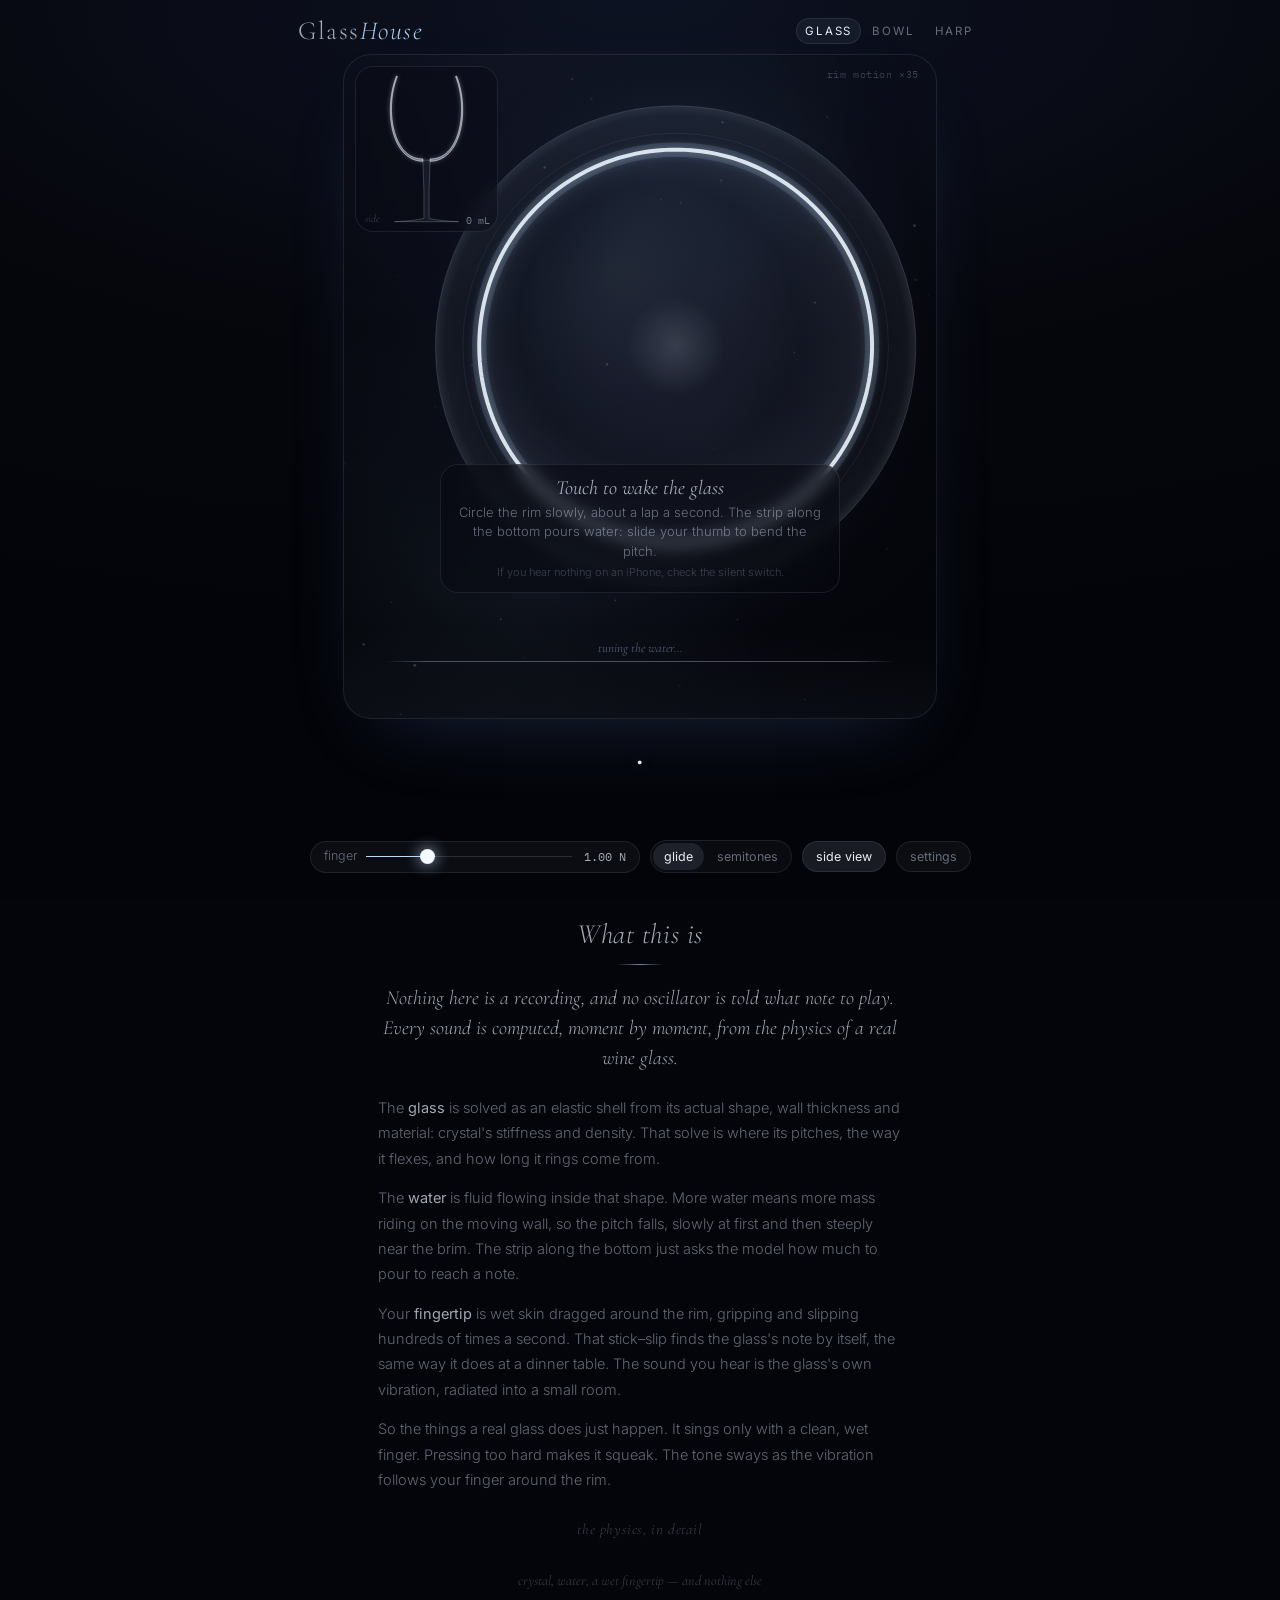
<file: ios/GlassHouse/Web/index.html>
<!DOCTYPE html>
<html lang="en">
<head>
<meta charset="utf-8">
<meta name="viewport" content="width=device-width, initial-scale=1, viewport-fit=cover">
<title>GlassHouse · Glass</title>
<style>@font-face{font-family:'Cormorant Garamond';font-weight:300;font-style:normal;font-display:block;src:url([data-uri]) format('woff2')}@font-face{font-family:'Cormorant Garamond';font-weight:400;font-style:normal;font-display:block;src:url([data-uri]) format('woff2')}@font-face{font-family:'Cormorant Garamond';font-weight:300;font-style:italic;font-display:block;src:url([data-uri]) format('woff2')}@font-face{font-family:'Cormorant Garamond';font-weight:400;font-style:italic;font-display:block;src:url([data-uri]) format('woff2')}@font-face{font-family:'Inter';font-weight:300;font-style:normal;font-display:block;src:url([data-uri]) format('woff2')}@font-face{font-family:'Inter';font-weight:400;font-style:normal;font-display:block;src:url([data-uri]) format('woff2')}@font-face{font-family:'Inter';font-weight:500;font-style:normal;font-display:block;src:url([data-uri]) format('woff2')}@font-face{font-family:'IBM Plex Mono';font-weight:400;font-style:normal;font-display:block;src:url([data-uri]) format('woff2')}</style>
<style>:root{
  --bg:#04050a; --ink:#e6ecf6; --soft:rgba(220,230,245,.72); --dim:rgba(200,212,232,.48); --faint:rgba(190,205,230,.26);
  --line:rgba(190,210,240,.10); --accent:#bcdcff; --accent2:#cdb8ff;
  --mat:#c9b4ff; --rad:#9fd6ff; --vis:#7fd8c4; --sup:#8d98ab;
}
body.bowl{ --accent:#f4d4a0; --accent2:#f0b49a; --line:rgba(240,215,180,.10); }
*{box-sizing:border-box;-webkit-tap-highlight-color:transparent}
html,body{margin:0;background:var(--bg);color:var(--ink);font:15px/1.5 Inter,system-ui,-apple-system,sans-serif;font-weight:300;-webkit-font-smoothing:antialiased}
body{min-height:100dvh;padding:env(safe-area-inset-top) env(safe-area-inset-right) env(safe-area-inset-bottom) env(safe-area-inset-left);
  background:radial-gradient(120% 70% at 50% 0%,#0d1222 0%,#06070d 55%,#030409 100%) fixed}
body.bowl{background:radial-gradient(120% 70% at 50% 0%,#1a120b 0%,#090706 55%,#040303 100%) fixed}
main{max-width:720px;margin:0 auto;padding:14px 14px 28px}

/* header */
header{display:flex;justify-content:space-between;align-items:center;padding:4px 4px 10px}
.mark{font:300 26px/1 "Cormorant Garamond",Georgia,serif;letter-spacing:.06em;color:var(--soft)}
.mark i{font-style:italic;color:var(--accent);opacity:.9}
.tabs{display:flex;gap:2px}
.tabs a{color:var(--dim);text-decoration:none;font:400 11.5px Inter,sans-serif;letter-spacing:.16em;text-transform:uppercase;padding:6px 9px;border-radius:20px;transition:color .3s}
.tabs a:hover{color:var(--soft)}
.tabs a.on{color:var(--ink);background:rgba(200,220,255,.06);box-shadow:inset 0 0 0 1px var(--line)}

/* stage */
.stage{position:relative}
.topwrap{position:relative;width:100%;max-width:min(100%,66vh);margin:0 auto;aspect-ratio:1/1.12;border-radius:28px;overflow:hidden;
  background:radial-gradient(90% 80% at 45% 45%,rgba(30,40,70,.35) 0%,rgba(8,10,18,.2) 60%,rgba(0,0,0,0) 100%);
  box-shadow:inset 0 0 0 1px var(--line),0 30px 80px -40px rgba(120,160,255,.25);touch-action:none;user-select:none;-webkit-user-select:none}
body.bowl .topwrap{background:radial-gradient(90% 80% at 45% 45%,rgba(70,45,20,.30) 0%,rgba(14,10,6,.2) 60%,rgba(0,0,0,0) 100%);box-shadow:inset 0 0 0 1px var(--line),0 30px 80px -40px rgba(255,190,120,.22)}
#top{width:100%;height:100%;display:block;touch-action:none;cursor:grab}
#top.rubbing{cursor:grabbing}
.inset{position:absolute;left:12px;top:12px;width:24%;aspect-ratio:.86;border-radius:18px;background:rgba(10,13,22,.45);backdrop-filter:blur(8px);-webkit-backdrop-filter:blur(8px);
  box-shadow:inset 0 0 0 1px var(--line);opacity:0;transform:scale(.96);transition:opacity .4s,transform .4s;pointer-events:none}
body.bowl .inset{background:rgba(22,15,9,.45)}
.inset.on{opacity:1;transform:none;pointer-events:auto}
.inset canvas{width:100%;height:100%;display:block;touch-action:none;cursor:ns-resize}
.inset span{position:absolute;left:10px;bottom:7px;font:italic 11px "Cormorant Garamond",serif;color:var(--faint);pointer-events:none}
.xlabel{position:absolute;right:18px;top:16px;font:400 10px/1 "IBM Plex Mono",monospace;color:var(--faint);letter-spacing:.06em;pointer-events:none}
.busy{position:absolute;inset:0;display:flex;align-items:center;justify-content:center;gap:10px;color:var(--dim);font:italic 17px "Cormorant Garamond",serif;opacity:0;pointer-events:none;transition:opacity .4s}
.busy.on{opacity:1}
.spin{width:14px;height:14px;border-radius:50%;border:1px solid var(--faint);border-top-color:var(--accent);animation:sp 1.4s linear infinite}
@keyframes sp{to{transform:rotate(360deg)}}
.hint{position:absolute;inset:auto 0 19% 0;display:flex;justify-content:center;padding:0 16px;pointer-events:none;transition:opacity 1s}
.hint.gone{opacity:0}
.hint-in{display:flex;flex-direction:column;gap:3px;align-items:center;text-align:center;max-width:400px;padding:12px 18px;border-radius:18px;background:rgba(8,10,18,.55);backdrop-filter:blur(8px);-webkit-backdrop-filter:blur(8px);box-shadow:inset 0 0 0 1px var(--line)}
.hint-in b{font:400 italic 20px "Cormorant Garamond",serif;color:var(--soft)}
.hint-in span{color:var(--dim);font-size:13px}
.hint-in small{color:var(--faint);font-size:11px}

/* hud */
.hud{text-align:center;padding:14px 0 4px}
.note{font:300 48px/1 "Cormorant Garamond",Georgia,serif;color:var(--ink);letter-spacing:.02em;text-shadow:0 0 24px rgba(180,210,255,.35)}
body.bowl .note{text-shadow:0 0 24px rgba(255,210,150,.35)}
.hz{font:400 12px "IBM Plex Mono",monospace;color:var(--dim);letter-spacing:.06em;margin-top:6px;white-space:pre}
.meta{font:400 11.5px "IBM Plex Mono",monospace;color:var(--faint);margin-top:4px;min-height:16px;white-space:pre}

/* dock */
.dock{display:flex;align-items:center;justify-content:center;gap:10px;margin:14px auto 0;flex-wrap:wrap}
.pill{display:flex;align-items:center;gap:8px;background:rgba(200,220,255,.04);box-shadow:inset 0 0 0 1px var(--line);border-radius:22px;padding:2px 14px;color:var(--dim);font-size:12.5px}
.pill.press{flex:1 1 230px;max-width:330px}
.pill.press input{flex:1}
.pill em{font:normal 400 11.5px "IBM Plex Mono",monospace;color:var(--soft);min-width:46px;text-align:right}
button{font:400 12.5px Inter,sans-serif;color:var(--dim);background:rgba(200,220,255,.04);border:0;box-shadow:inset 0 0 0 1px var(--line);border-radius:22px;padding:8px 14px;cursor:pointer;transition:color .3s,background .3s}
button:hover{color:var(--soft)}
button.on{color:var(--ink);background:rgba(200,220,255,.10)}
.seg{display:flex;gap:2px;background:rgba(200,220,255,.03);box-shadow:inset 0 0 0 1px var(--line);border-radius:22px;padding:3px}
.seg button{flex:1;box-shadow:none;background:transparent;padding:6px 11px}
.seg button.on{background:rgba(200,220,255,.10);color:var(--ink)}

/* sliders: a thread of light */
input[type=range]{-webkit-appearance:none;appearance:none;width:100%;height:28px;background:transparent;margin:0}
input[type=range]::-webkit-slider-runnable-track{height:1px;background:linear-gradient(90deg,var(--accent) var(--p,0%),rgba(200,215,240,.16) var(--p,0%))}
input[type=range]::-moz-range-track{height:1px;background:rgba(200,215,240,.16)}
input[type=range]::-moz-range-progress{height:1px;background:var(--accent)}
input[type=range]::-webkit-slider-thumb{-webkit-appearance:none;width:15px;height:15px;border-radius:50%;background:#f4f8ff;margin-top:-7px;box-shadow:0 0 14px 2px rgba(190,220,255,.55)}
body.bowl input[type=range]::-webkit-slider-thumb{box-shadow:0 0 14px 2px rgba(255,210,150,.55)}
input[type=range]::-moz-range-thumb{width:15px;height:15px;border:0;border-radius:50%;background:#f4f8ff;box-shadow:0 0 14px 2px rgba(190,220,255,.55)}
select{appearance:none;-webkit-appearance:none;background:rgba(200,220,255,.03) url("data:image/svg+xml,%3Csvg xmlns='http://www.w3.org/2000/svg' width='10' height='6'%3E%3Cpath d='M0 0l5 6 5-6z' fill='%238794a6'/%3E%3C/svg%3E") no-repeat right 12px center;color:var(--soft);border:0;box-shadow:inset 0 0 0 1px var(--line);border-radius:14px;padding:9px 30px 9px 12px;font:inherit;font-size:14px;width:100%}
select option{background:#0b0e16}

/* sheet */
.sheet{position:fixed;inset:0;display:flex;align-items:flex-end;justify-content:center;background:rgba(2,3,8,.45);opacity:0;pointer-events:none;transition:opacity .35s;z-index:5}
.sheet.on{opacity:1;pointer-events:auto}
.sheet-in{width:min(620px,100%);max-height:84dvh;overflow:auto;background:rgba(12,15,26,.84);backdrop-filter:blur(18px);-webkit-backdrop-filter:blur(18px);
  box-shadow:inset 0 0 0 1px var(--line),0 -30px 80px -30px rgba(120,160,255,.25);border-radius:26px 26px 0 0;padding:16px 20px calc(22px + env(safe-area-inset-bottom));transform:translateY(16px);transition:transform .35s}
body.bowl .sheet-in{background:rgba(22,16,11,.86)}
.sheet.on .sheet-in{transform:none}
.sheet-head{display:flex;justify-content:space-between;align-items:center;margin-bottom:4px}
.sheet-head b{font:300 italic 24px "Cormorant Garamond",serif;color:var(--soft)}
h3{font:400 10.5px Inter,sans-serif;letter-spacing:.22em;text-transform:uppercase;color:var(--faint);margin:18px 0 6px}
.row{display:flex;flex-direction:column;gap:2px;margin:4px 0 8px;min-width:0}
.row label{font-size:13px;color:var(--dim);display:flex;justify-content:space-between}
.row em{font:normal 400 12px "IBM Plex Mono",monospace;color:var(--soft)}
.grid2{display:grid;grid-template-columns:1fr 1fr;gap:0 16px}
#curveCv{width:100%;height:120px;display:block}
table{width:100%;border-collapse:collapse;font:12px "IBM Plex Mono",monospace;color:var(--soft)}
th{font:400 10px Inter,sans-serif;letter-spacing:.12em;text-transform:uppercase;color:var(--faint);text-align:left;padding:4px 5px;border-bottom:1px solid var(--line)}
td{padding:5px;border-bottom:1px solid rgba(190,210,240,.05);white-space:nowrap}
td.bar{width:38%}
.lb{display:flex;height:4px;border-radius:2px;overflow:hidden;background:rgba(200,215,240,.08)}
.lb i{display:block;height:100%}
.l-mat{background:var(--mat)}.l-rad{background:var(--rad)}.l-vis{background:var(--vis)}.l-sup{background:var(--sup)}
tr.hot td{color:var(--accent);text-shadow:0 0 10px rgba(180,210,255,.5)}
.legend{display:flex;flex-wrap:wrap;gap:4px 14px;margin-top:8px;font-size:11px;color:var(--dim);align-items:center}
.legend i{display:inline-block;width:8px;height:8px;border-radius:50%;margin-right:-8px}
details.how summary{cursor:pointer;list-style:none;font:400 10.5px Inter,sans-serif;letter-spacing:.22em;text-transform:uppercase;color:var(--faint);margin:18px 0 6px}
details.how summary::-webkit-details-marker{display:none}
details.how summary::after{content:"  +"}
details.how[open] summary::after{content:"  –"}
.how-body p{color:var(--dim);font-size:13.5px;margin:10px 0 0}
.how-body b{color:var(--soft);font-weight:500}
/* what this is */
.about{max-width:540px;margin:46px auto 0;padding:0 8px;text-align:left}
.about h2{font:300 italic 28px/1.1 "Cormorant Garamond",Georgia,serif;color:var(--soft);text-align:center;margin:0 0 18px;letter-spacing:.02em}
.about h2::after{content:"";display:block;width:46px;height:1px;margin:14px auto 0;background:linear-gradient(90deg,transparent,var(--accent),transparent);opacity:.6}
.about p{color:var(--dim);font-size:14.5px;line-height:1.75;margin:0 0 14px}
.about p b{color:var(--soft);font-weight:400}
.about p.lede{font:300 italic 20px/1.5 "Cormorant Garamond",Georgia,serif;color:var(--soft);text-align:center;margin-bottom:22px}
.ghostlink{display:block;margin:20px auto 0;background:transparent;box-shadow:none;color:var(--faint);font:italic 15px "Cormorant Garamond",serif;letter-spacing:.04em}
.ghostlink:hover{color:var(--soft)}
footer{color:var(--faint);font:italic 14px "Cormorant Garamond",serif;text-align:center;padding:26px 10px 6px}
@media (max-width:520px){
  main{padding:10px 10px 22px}
  .mark{font-size:22px}
  .tabs a{padding:6px 7px;letter-spacing:.1em}
  .note{font-size:42px}
  .grid2{grid-template-columns:1fr}
  td.bar{width:26%}
}

/* app shell */
.native-only{display:none !important}
body.native .native-only{display:flex !important}
body.native .web-only{display:none !important}
.midirow{display:flex;align-items:center;justify-content:space-between;gap:12px;color:var(--faint);font-size:12.5px}
.midirow button{flex:0 0 auto}
</style>
</head>
<body class="glass">
<main>
  <header>
    <div class="mark">Glass<i>House</i></div>
    <nav class="tabs"><a href="index.html" class="on">Glass</a><a href="bowl.html">Bowl</a><a href="harp.html">Harp</a></nav>
  </header>

  <section class="stage">
    <div class="topwrap">
      <canvas id="top" aria-label="A wine glass seen from above. Circle the rim to play; tap inside to flick it; slide the strip along the bottom to pour water."></canvas>
      <div id="inset" class="inset on"><canvas id="sideCv" aria-label="Cross-section; drag to set the water"></canvas><span>side</span></div>
      <div id="busy" class="busy"><div class="spin"></div><span id="busyMsg"></span></div>
      <div id="hint" class="hint"><div class="hint-in"><b>Touch to wake the glass</b><span>Circle the rim slowly, about a lap a second. The strip along the bottom pours water: slide your thumb to bend the pitch.</span><small class="web-only">If you hear nothing on an iPhone, check the silent switch.</small></div></div>
      <div class="xlabel" id="xlabel"></div>
    </div>
  </section>

  <section class="hud">
    <div class="note" id="roNote">·</div>
    <div class="hz" id="roHz"> </div>
    <div class="meta" id="roMeta"> </div>
  </section>

  <div class="dock">
    <label class="pill press">finger<input id="press" type="range" min="0.2" max="3" step="0.05" value="1"><em id="pressOut">1.00 N</em></label>
    <div class="seg" id="snapSel" title="How the water strip moves"><button data-v="free" class="on">glide</button><button data-v="semi">semitones</button></div>
    <button id="insetBtn" class="on">side view</button>
    <button id="menuBtn">settings</button>
  </div>

  <section class="about">
    <h2>What this is</h2>
    <p class="lede">Nothing here is a recording, and no oscillator is told what note to play. Every sound is computed, moment by moment, from the physics of a real wine glass.</p>
    <p>The <b>glass</b> is solved as an elastic shell from its actual shape, wall thickness and material: crystal's stiffness and density. That solve is where its pitches, the way it flexes, and how long it rings come from.</p>
    <p>The <b>water</b> is fluid flowing inside that shape. More water means more mass riding on the moving wall, so the pitch falls, slowly at first and then steeply near the brim. The strip along the bottom just asks the model how much to pour to reach a note.</p>
    <p>Your <b>fingertip</b> is wet skin dragged around the rim, gripping and slipping hundreds of times a second. That stick–slip finds the glass's note by itself, the same way it does at a dinner table. The sound you hear is the glass's own vibration, radiated into a small room.</p>
    <p>So the things a real glass does just happen. It sings only with a clean, wet finger. Pressing too hard makes it squeak. The tone sways as the vibration follows your finger around the rim.</p>
    <button id="physicsBtn" class="ghostlink">the physics, in detail</button>
  </section>

  <footer>crystal, water, a wet fingertip — and nothing else</footer>
</main>

<div id="sheet" class="sheet">
  <div class="sheet-in">
    <div class="sheet-head"><b>The glass</b><button id="sheetClose">close</button></div>

    <h3>Touch</h3>
    <div class="row"><label>Finger</label><div class="seg" id="cond"><button data-v="wet" class="on">wet &amp; clean</button><button data-v="dry">dry</button><button data-v="oily">oily</button></div></div>

    <div class="row native-only"><label>MIDI <em id="midiNames">none connected</em></label>
      <div class="midirow"><span>A key pours the water to its note; the mod wheel sets pressure.</span><button id="btMidiBtn">Bluetooth MIDI…</button></div></div>

    <h3>Vessel</h3>
    <div class="grid2">
      <div class="row"><label for="shape">Shape</label><select id="shape"></select></div>
      <div class="row"><label for="material">Material</label><select id="material"></select></div>
    </div>
    <div class="grid2">
      <div class="row"><label for="thick">Rim wall <em id="thickOut">1.20 mm</em></label><input id="thick" type="range" min="0.7" max="2.6" step="0.05" value="1.2"></div>
      <div class="row"><label for="size">Size <em id="sizeOut">100%</em></label><input id="size" type="range" min="70" max="135" step="1" value="100"></div>
    </div>
    <div class="row"><label for="split">Imperfection <em id="splitOut">0.030%</em></label><input id="split" type="range" min="0" max="0.2" step="0.005" value="0.03"></div>

    <h3>Water</h3>
    <div class="row"><label for="fill">Fill <em id="fillOut">0%</em></label><input id="fill" type="range" min="0" max="95" step="0.25" value="0"></div>
    <canvas id="curveCv"></canvas>

    <h3>Space</h3>
    <div class="grid2">
      <div class="row"><label for="reverb">Room <em id="reverbOut">35%</em></label><input id="reverb" type="range" min="0" max="100" step="1" value="35"></div>
      <div class="row"><label for="vol">Volume <em id="volOut">80%</em></label><input id="vol" type="range" min="0" max="100" step="1" value="80"></div>
    </div>

    <h3>Modes</h3>
    <table id="modeTable"><thead><tr><th>(n,m)</th><th>f wet</th><th>f dry</th><th>Q</th><th>losses</th></tr></thead><tbody></tbody></table>
    <div class="legend"><i class="l-mat"></i>material <i class="l-rad"></i>radiation <i class="l-vis"></i>water layer <i class="l-sup"></i>support</div>

    <details class="how">
      <summary>How it's modeled</summary>
      <div class="how-body">
      <p><b>Glass.</b> The bowl is a thin elastic shell of revolution: a Bézier meridian with wall thickness tapering from the stem to the rim. Love's strain–displacement relations give membrane and bending energy for each circumferential order <i>n</i>. These are discretized along the meridian with C¹ Hermite-cubic finite elements in all three displacements, clamped where the bowl meets the stem, and solved as a generalized eigenproblem. Nothing is hard-coded: frequency ratios, mode shapes, and how much the rim moves sideways versus radially all come from the solve. A free cylinder reproduces the ring-bending formula to within 0.3%.</p>
      <p><b>Water.</b> The water is treated as inviscid, incompressible potential flow inside the true inner bowl shape. Its surface is a pressure-release boundary (at audio frequencies, gravity and surface tension are negligible). The added mass comes from Ritz minimization of the fluid's kinetic energy, which matches the analytic Bessel-series answer for a cylinder to within 0.4%. The wet modes are then re-solved in a basis of dry modes. That's why the pitch falls slowly at first and then steeply as the water nears the rim.</p>
      <p><b>Water strip.</b> Each height on the strip is a pitch on a log scale. The page has already solved the full wet model at 45 fill levels, denser near the brim where the pitch moves fastest. It inverts that pitch-versus-fill curve to pour exactly enough water, interpolating mode by mode in between. Mode shapes are kept sign-continuous, so the glass keeps singing while you pour. In the sound engine each mode's stiffness glides over about 12 ms, so the pitch bends the way it would if water really slid up the wall. Like a theremin, but the hand moves water rather than air.</p>
      <p><b>Losses.</b> Each mode loses energy four ways: internal friction in the glass (loss factor η of the material); sound radiation, from the exact cylindrical-harmonic radiation resistance applied strip by strip up the bowl; viscous Stokes boundary layers where the water slips along the moving wall; and a small loss through the stem.</p>
      <p><b>Finger.</b> Your fingertip is a pad with measured shear stiffness and damping (about 1 N/mm and 1.5 N·s/m), dragged around the rim. Pad and glass meet through a velocity-weakening friction law, solved implicitly every 10 µs: they stick whenever the force needed for zero slip stays below μ·F<sub>N</sub>, and slip otherwise. The skin also damps the rim's radial and axial motion. That damping is what drags the standing wave around with your finger: the radial node locks under the fingertip. Nobody tells it what pitch to sing. The stick–slip cycle finds the (2,0) mode because that mode has the most rim motion per unit of loss. If you press too hard or move too slowly, the skin itself chatters and squeaks. Dry skin grips harder the faster it slides, so it only scuffs. An oily finger slips with almost no velocity weakening, so nothing happens.</p>
      <p><b>Sound.</b> Each mode's radiated power, combined with its cos <i>nθ</i> directivity, gives the pressure at two virtual microphones in front of the glass (the bottom of the screen). As the pattern turns with your finger, a fixed listener hears the characteristic slow wah. A 0.03% asymmetry splits each mode pair, which produces the beating real glasses have.</p>
    </div>
  
    </details>
  </div>
</div>
<script type="text/plain" id="dsp-src">/*  GlassHouse — real-time dynamics (runs inside the AudioWorklet)
 *  ------------------------------------------------------------
 *  Each wet mode (n, m) is a degenerate pair (cos n·θ / sin n·θ shapes). A real
 *  glass is never perfectly axisymmetric, so the pair is split by a tiny
 *  fraction about a fixed "defect" axis — this is what makes real glasses beat.
 *
 *  Finger = fingertip pad: mass m_p on a shear spring/damper (skin) whose base
 *  is your fingertip moving round the rim. Pad ↔ glass contact obeys a
 *  velocity-weakening (Stribeck) friction law, solved implicitly every
 *  sub-step: stick if the force needed to keep zero slip is below μs·F_N,
 *  otherwise slip with μ(|v_rel|)·F_N. The glass side of that solve uses the
 *  exact one-step mobility of all modes at the contact point, so stick–slip
 *  locks to the glass resonance on its own — nothing is told what pitch to make.
 *  Skin also damps radial/axial rim motion under the finger (∝ F_N^0.7).
 *  Sound = far-field pressure from each mode's radiated power with its cos(nθ)
 *  directivity, picked up at two virtual mics in front of the glass.
 */
(function (root) {
  'use strict';
  const TAU = Math.PI * 2;
  const wrap = a => { a = (a + Math.PI) % TAU; if (a < 0) a += TAU; return a - Math.PI; };

  const FINGER = {
    wet:  { mu0: 0.60, d: 0.15, eps: 0.05, beta: 0.0, Dc: 2e-6, vAge: 0.002 },
    dry:  { mu0: 0.85, d: 0.03,  eps: 0.001, beta: 0.6, Dc: 2e-6, vAge: 0.002 },
    oily: { mu0: 0.22, d: 0.004, eps: 0.003, beta: 0.0, Dc: 2e-6, vAge: 0.002 },
    // puja sticks on bronze (rubbing the outside wall just below the rim)
    leather: { mu0: 0.55, d: 0.12, eps: 0.04, beta: 0.0, Dc: 2e-6, vAge: 0.002 },
    wood:    { mu0: 0.38, d: 0.07, eps: 0.04, beta: 0.0, Dc: 2e-6, vAge: 0.002 },
  };

  // puja contact mechanics: unilateral radial contact (penalty spring-dashpot), stick mass held by the hand,
  // tangential compliance of hand+stick. Leather is soft and lossy; bare wood is stiff, so it can lose
  // contact on every cycle once the rim amplitude exceeds the static indentation -> the rattle.
  const PUJA = {
    leather: { kc: 4e4, cc: 12, ms: 0.03, ch: 3, mp: 0.004, kp: 6000, cp: 4 },
    wood:    { kc: 4e5, cc: 6,  ms: 0.03, ch: 3, mp: 0.004, kp: 6000, cp: 4 },
  };

  // steady-state friction: logarithmic velocity weakening (rate-and-state form) + viscous term
  function muSteady(fr, v) { return Math.max(0.02, fr.mu0 - fr.d * Math.log((v + fr.eps) / 0.1) + fr.beta * v); }

  class GlassVoice {
    constructor(fs, opt) {
      this.fs = fs; this.os = (opt && opt.os) || 2; this.dt = 1 / (fs * this.os);
      this.N = 0; this.cap = 64; this.alloc(this.cap);
      this.keys = []; this.alpha = 0.37; this.split = 3e-4;
      this.Rrim = 0.036;
      // finger
      this.down = false; this.theta = 0; this.thetaT = 0; this.omT = 0; this.omS = 0;
      this.FN = 1.0; this.fr = FINGER.wet; this.mu = 0.7;
      this.mp = 3e-5; this.kp = 1000; this.cp = 1.5;   // fingertip shear impedance (Wiertlewski & Hayward 2012) this.xp = 0; this.vp = 0; this.vb = 0;
      this.cc0 = 3.0; this.rough = 0.01; this.ridge = 4.5e-4; this.ridgePh = 0; this.nz = 0;
      // taps
      this.tapT = -1; this.tapDur = 4e-4; this.tapF = 0; this.tapTh = 0;
      // exciter: 'finger' (on the rim top, constant normal force) or 'puja' (radial unilateral contact)
      this.exc = 'finger'; this.side = 1; this.pj = PUJA.leather; this.y = 0; this.yd = 0; this.Fc = 0; this.contactCount = 0; this.FcAcc = 0;
      // mics: viewer is at the bottom of the screen (theta = +pi/2), mics +-25 deg
      this.mic = [Math.PI / 2 + 0.44, Math.PI / 2 - 0.44];
      this.gain = 1 / 0.25;                            // 0.25 Pa -> full scale
      this.stickCount = 0; this.stepCount = 0; this.pAcc = 0; this.pN = 0;
      this.seed = 12345;
      this.glideA = 1 - Math.exp(-this.dt / 0.012);
    }
    alloc(n) {
      const F = () => new Float64Array(n);
      this.q = F(); this.v = F(); this.w2 = F(); this.w2T = F(); this.dc = F(); this.om = F();
      this.nn = new Int32Array(n); this.isB = new Uint8Array(n);
      this.aT = F(); this.aR = F(); this.aA = F(); this.gL = F(); this.gR = F(); this.G = F();
      this.pT = F(); this.pR = F(); this.pA = F(); this.vs = F();
    }
    rand() { this.seed = (this.seed * 1664525 + 1013904223) >>> 0; return this.seed / 4294967296 * 2 - 1; }

    setModes(list, opt) {
      opt = opt || {};
      if (opt.split != null) this.split = opt.split;
      if (opt.alpha != null) this.alpha = opt.alpha;
      if (opt.Rrim) this.Rrim = opt.Rrim;
      const oldIdx = new Map(); this.keys.forEach((k, i) => oldIdx.set(k, i));
      const oq = this.q, ov = this.v, ow2 = this.w2;
      const lim = 1.7 / this.dt, need = list.length * 2;
      if (need > this.cap) { this.cap = need; }
      const q = new Float64Array(this.cap), v = new Float64Array(this.cap);
      const keep = this.q; this.alloc(this.cap);
      const keys = []; let k = 0;
      for (const m of list) {
        if (m.omega > lim) continue;
        for (let b = 0; b < 2; b++) {
          const key = m.key + (b ? 'B' : 'A'), j = oldIdx.get(key);
          const om = m.omega * (1 + (b ? 0.5 : -0.5) * this.split);
          this.om[k] = om;
          this.w2T[k] = Math.pow(2 / this.dt * Math.sin(om * this.dt / 2), 2);  // pre-warped for symplectic Euler
          // keep the vibration and glide the stiffness when a mode is retuned (pouring while it sings)
          if (j != null) { q[k] = oq[j]; v[k] = ov[j]; this.w2[k] = ow2[j]; } else this.w2[k] = this.w2T[k];
          this.dc[k] = 2 * m.zeta * om;
          this.nn[k] = m.n; this.isB[k] = b;
          this.aT[k] = m.rimV; this.aR[k] = m.rimR; this.aA[k] = m.rimA; this.G[k] = m.G;
          const fL = this.mic[0] - this.alpha, fR = this.mic[1] - this.alpha;
          this.gL[k] = m.G * (b ? Math.sin(m.n * fL) : Math.cos(m.n * fL));
          this.gR[k] = m.G * (b ? Math.sin(m.n * fR) : Math.cos(m.n * fR));
          keys.push(key); k++;
        }
      }
      this.q = q; this.v = v; this.N = k; this.keys = keys;
    }

    setFinger(f) {
      if (f.FN != null) this.FN = f.FN;
      if (f.cond) this.fr = FINGER[f.cond] || FINGER.wet;
      if (f.down != null) {
        if (f.down && !this.down) { this.mu = muSteady(this.fr, 0); this.seatPuja = true; this.theta = f.theta; this.thetaT = f.theta; this.omS = 0; this.xp = 0; this.vp = 0; }
        this.down = f.down;
      }
      if (f.theta != null) this.thetaT = f.theta;
      if (f.omega != null) this.omT = f.omega;
    }
    // true when the glass is silent and untouched: skip it entirely (saves CPU with many glasses)
    quiet() {
      if (this.down || this.tapT >= 0) return false;
      let e = 0; for (let k = 0; k < this.N; k++) e += this.G[k] * (Math.abs(this.v[k]) + this.om[k] * Math.abs(this.q[k]));
      if (e < 3e-6) { if (e > 0) { this.q.fill(0); this.v.fill(0); } return true; }
      return false;
    }
    tap(theta, force, dur) { this.tapT = 0; this.tapTh = theta; this.tapF = force || 6; this.tapDur = dur || 4e-4; }
    setExciter(e) {
      if (e.kind) this.exc = e.kind;
      if (e.side) this.side = e.side;
      if (e.stick && PUJA[e.stick]) { this.pj = PUJA[e.stick]; this.fr = FINGER[e.stick]; }
      if (this.exc === 'puja') { this.mp = this.pj.mp; this.kp = this.pj.kp; this.cp = this.pj.cp; }
      else { this.mp = 3e-5; this.kp = 1000; this.cp = 1.5; }
    }
    damp() { this.q.fill(0); this.v.fill(0); }

    // shape factors for oscillator k at angle th
    process(outL, outR, len) {
      const dt = this.dt, os = this.os, N = this.N, fr = this.fr;
      const q = this.q, v = this.v, w2 = this.w2, dc = this.dc, nn = this.nn, isB = this.isB;
      const aT = this.aT, aR = this.aR, aA = this.aA, pT = this.pT, pR = this.pR, pA = this.pA, vs = this.vs;
      const cn = new Float64Array(8), snn = new Float64Array(8), tc = new Float64Array(8), ts = new Float64Array(8);
      const aW = 1 - Math.exp(-dt / 0.018);
      for (let i = 0; i < len; i++) {
        let accL = 0, accR = 0;
        for (let o = 0; o < os; o++) {
          // ---- finger kinematics (smoothed velocity, soft position lock)
          if (this.down) {
            this.omS += (this.omT - this.omS) * aW;
            this.thetaT += this.omT * dt;
            this.theta += this.omS * dt + wrap(this.thetaT - this.theta) * 25 * dt;
            this.vb = this.Rrim * this.omS;
          }
          const ph = this.theta - this.alpha, c1 = Math.cos(ph), s1 = Math.sin(ph);
          cn[0] = 1; snn[0] = 0; cn[1] = c1; snn[1] = s1;
          for (let n = 2; n < 8; n++) { cn[n] = cn[n - 1] * c1 - snn[n - 1] * s1; snn[n] = snn[n - 1] * c1 + cn[n - 1] * s1; }
          let tapping = false, Ft = 0;
          if (this.tapT >= 0) {
            const tp = this.tapTh - this.alpha, c = Math.cos(tp), s = Math.sin(tp);
            tc[0] = 1; ts[0] = 0; tc[1] = c; ts[1] = s;
            for (let n = 2; n < 8; n++) { tc[n] = tc[n - 1] * c - ts[n - 1] * s; ts[n] = ts[n - 1] * c + tc[n - 1] * s; }
            Ft = -this.tapF * Math.sin(Math.PI * this.tapT / this.tapDur);          // inward radial push
            tapping = true; this.tapT += dt; if (this.tapT > this.tapDur) this.tapT = -1;
          }
          // ---- contact geometry + explicit forces
          let vr = 0, va = 0, Y = 0;
          for (let k = 0; k < N; k++) {
            const n = nn[k], C = cn[n], S = snn[n];
            if (isB[k]) { pT[k] = -aT[k] * C; pR[k] = aR[k] * S; pA[k] = aA[k] * S; }
            else { pT[k] = aT[k] * S; pR[k] = aR[k] * C; pA[k] = aA[k] * C; }
            vr += pR[k] * v[k]; va += pA[k] * v[k]; Y += pT[k] * pT[k];
          }
          let Fr, Fa, FNnow = this.FN;
          if (this.exc === 'puja') {
            let ur = 0; for (let k = 0; k < N; k++) ur += pR[k] * q[k];
            const P = this.pj, sd = this.side;
            let Fc = 0;
            if (this.down) {
              if (this.seatPuja) { this.y = ur - sd * this.FN / P.kc; this.yd = vr; this.seatPuja = false; }
              const del = sd * (ur - this.y), deld = sd * (vr - this.yd);
              if (del > 0) { Fc = P.kc * del + P.cc * deld; if (Fc < 0) Fc = 0; }
              this.yd += dt * (sd * Fc - sd * this.FN - P.ch * this.yd) / P.ms; this.y += dt * this.yd;
              if (Fc > 0) this.contactCount++;
              this.FcAcc += Fc;
            }
            this.Fc = Fc; FNnow = Fc;
            Fr = -sd * Fc; Fa = 0;
          } else {
            const cc = this.down ? this.cc0 * Math.sqrt(this.FN) : 0;
            Fr = -cc * vr; Fa = -cc * va;
          }
          let vg = 0;
          for (let k = 0; k < N; k++) {
            let Q = pR[k] * Fr + pA[k] * Fa;
            if (tapping) { const n = nn[k]; Q += Ft * aR[k] * (isB[k] ? ts[n] : tc[n]); }
            w2[k] += (this.w2T[k] - w2[k]) * this.glideA;
            const vk = (v[k] + dt * (-w2[k] * q[k] + Q)) / (1 + dc[k] * dt);
            vs[k] = vk; vg += pT[k] * vk;
          }
          // ---- friction (implicit)
          let F = 0;
          if (this.down && FNnow > 0) {
            const mp = this.mp;
            const vpS = (this.vp + dt * (-this.kp * this.xp + this.cp * this.vb) / mp) / (1 + this.cp * dt / mp);
            const vrel = vpS - vg, Z = dt * (1 / mp + Y);
            // fingerprint ridges + skin micro-roughness modulate the friction coefficient
            this.ridgePh += Math.abs(this.vb) * dt / this.ridge;
            this.nz = 0.97 * this.nz + 0.03 * this.rand();
            const mod = 1 + this.rough * (0.6 * Math.sin(TAU * this.ridgePh) + 4 * this.nz);
            const FN = FNnow, muNow = this.mu * mod;
            const Fs = vrel / Z;
            let vAfter;
            if (Math.abs(Fs) <= muNow * FN) { F = Fs; vAfter = 0; this.stickCount++; }
            else { const sg = vrel > 0 ? 1 : -1; F = sg * muNow * FN; vAfter = vrel - Z * F; }
            // rate-and-state friction: the contact's friction level relaxes toward the
            // steady-state Stribeck value over a slip distance Dc (and re-ages while stuck)
            const av = Math.abs(vAfter);
            const muSS = muSteady(fr, av);
            const rate = fr.tau ? 1 / fr.tau : (av + fr.vAge) / fr.Dc;
            this.mu += (muSS - this.mu) * (1 - Math.exp(-dt * rate));
            this.vp = vpS - dt * F / mp;
            this.xp += dt * (this.vp - this.vb);
            this.stepCount++;
          }
          // ---- update modes, radiate
          let pl = 0, pr = 0;
          const gL = this.gL, gR = this.gR;
          for (let k = 0; k < N; k++) {
            const vk = vs[k] + dt * pT[k] * F;
            v[k] = vk; q[k] += dt * vk;
            pl += gL[k] * vk; pr += gR[k] * vk;
          }
          accL += pl; accR += pr;
        }
        const L = accL / os, R = accR / os;
        this.pAcc += 0.5 * (L * L + R * R); this.pN++;
        outL[i] = L * this.gain; outR[i] = R * this.gain;
      }
    }

    // snapshot for visuals: complex amplitude per oscillator
    snapshot() {
      const N = this.N, amps = new Float64Array(N * 2);
      for (let k = 0; k < N; k++) { amps[2 * k] = this.q[k]; amps[2 * k + 1] = this.v[k] / this.om[k]; }
      const prms = Math.sqrt(this.pAcc / Math.max(1, this.pN));
      const stick = this.stepCount ? this.stickCount / this.stepCount : 0;
      const steps = this.pN * this.os, contact = this.down && steps ? this.contactCount / steps : 0, Fmean = steps ? this.FcAcc / steps : 0;
      this.pAcc = 0; this.pN = 0; this.stickCount = 0; this.stepCount = 0; this.contactCount = 0; this.FcAcc = 0;
      return { keys: this.keys.slice(), amps, theta: this.theta, down: this.down, prms, stick, vb: this.vb, alpha: this.alpha, contact, Fmean, y: this.y };
    }
  }

  const api = { GlassVoice, FINGER, PUJA };
  if (typeof module !== 'undefined' && module.exports) module.exports = api; else root.GlassDSP = api;
})(typeof globalThis !== 'undefined' ? globalThis : this);
</script>
<script>/*  GlassHouse — physics core
 *  ------------------------------------------------------------
 *  1. Glass bowl = thin elastic shell of revolution (Love first-approximation
 *     strains), discretised along the meridian with C1 Hermite-cubic elements
 *     for u (meridional), v (circumferential), w (normal), one Fourier order n
 *     at a time, clamped where the bowl meets the stem.
 *  2. Liquid = inviscid, incompressible potential flow inside the real bowl
 *     shape, pressure-release free surface (phi = 0; gravity/capillarity are
 *     negligible at audio frequency). Solved by Ritz minimisation of the
 *     kinetic-energy functional -> added-mass matrix in dry-mode coordinates.
 *  3. Wet modes = generalised eigenproblem K q = w^2 (M + M_fluid) q in a
 *     basis of dry modes.
 *  4. Losses per mode: material loss factor, acoustic radiation (exact 2-D
 *     cylindrical-harmonic radiation resistance applied strip-wise along the
 *     bowl height), viscous Stokes boundary layer of the liquid at the wall
 *     (from the potential-flow slip velocity), small support loss.
 */
(function (root) {
  'use strict';

  // ---------------------------------------------------------------- linalg
  function mat(n, m) { const a = new Array(n); for (let i = 0; i < n; i++) a[i] = new Float64Array(m); return a; }

  function cholesky(A) {
    const n = A.length, L = mat(n, n);
    for (let j = 0; j < n; j++) {
      let s = A[j][j];
      const Lj = L[j];
      for (let k = 0; k < j; k++) s -= Lj[k] * Lj[k];
      if (!(s > 0)) throw new Error('matrix not SPD at ' + j + ' (' + s + ')');
      const d = Math.sqrt(s); Lj[j] = d;
      for (let i = j + 1; i < n; i++) {
        const Li = L[i]; let t = A[i][j];
        for (let k = 0; k < j; k++) t -= Li[k] * Lj[k];
        Li[j] = t / d;
      }
    }
    return L;
  }
  function fwdSub(L, b) { const n = L.length, x = new Float64Array(n); for (let i = 0; i < n; i++) { let s = b[i]; const Li = L[i]; for (let k = 0; k < i; k++) s -= Li[k] * x[k]; x[i] = s / Li[i]; } return x; }
  function bwdSubT(L, b) { const n = L.length, x = new Float64Array(n); for (let i = n - 1; i >= 0; i--) { let s = b[i]; for (let k = i + 1; k < n; k++) s -= L[k][i] * x[k]; x[i] = s / L[i][i]; } return x; }
  function cholSolve(L, b) { return bwdSubT(L, fwdSub(L, b)); }

  // Symmetric eigen-decomposition (Householder tridiagonalisation + implicit QL; JAMA port)
  function symEig(A) {
    const n = A.length, V = A.map(r => Float64Array.from(r)), d = new Float64Array(n), e = new Float64Array(n);
    for (let j = 0; j < n; j++) d[j] = V[n - 1][j];
    for (let i = n - 1; i > 0; i--) {
      let scale = 0, h = 0;
      for (let k = 0; k < i; k++) scale += Math.abs(d[k]);
      if (scale === 0) {
        e[i] = d[i - 1];
        for (let j = 0; j < i; j++) { d[j] = V[i - 1][j]; V[i][j] = 0; V[j][i] = 0; }
      } else {
        for (let k = 0; k < i; k++) { d[k] /= scale; h += d[k] * d[k]; }
        let f = d[i - 1], g = Math.sqrt(h); if (f > 0) g = -g;
        e[i] = scale * g; h -= f * g; d[i - 1] = f - g;
        for (let j = 0; j < i; j++) e[j] = 0;
        for (let j = 0; j < i; j++) {
          f = d[j]; V[j][i] = f; g = e[j] + V[j][j] * f;
          for (let k = j + 1; k <= i - 1; k++) { g += V[k][j] * d[k]; e[k] += V[k][j] * f; }
          e[j] = g;
        }
        f = 0;
        for (let j = 0; j < i; j++) { e[j] /= h; f += e[j] * d[j]; }
        const hh = f / (h + h);
        for (let j = 0; j < i; j++) e[j] -= hh * d[j];
        for (let j = 0; j < i; j++) {
          f = d[j]; g = e[j];
          for (let k = j; k <= i - 1; k++) V[k][j] -= (f * e[k] + g * d[k]);
          d[j] = V[i - 1][j]; V[i][j] = 0;
        }
      }
      d[i] = h;
    }
    for (let i = 0; i < n - 1; i++) {
      V[n - 1][i] = V[i][i]; V[i][i] = 1; const h = d[i + 1];
      if (h !== 0) {
        for (let k = 0; k <= i; k++) d[k] = V[k][i + 1] / h;
        for (let j = 0; j <= i; j++) {
          let g = 0;
          for (let k = 0; k <= i; k++) g += V[k][i + 1] * V[k][j];
          for (let k = 0; k <= i; k++) V[k][j] -= g * d[k];
        }
      }
      for (let k = 0; k <= i; k++) V[k][i + 1] = 0;
    }
    for (let j = 0; j < n; j++) { d[j] = V[n - 1][j]; V[n - 1][j] = 0; }
    V[n - 1][n - 1] = 1; e[0] = 0;
    for (let i = 1; i < n; i++) e[i - 1] = e[i];
    e[n - 1] = 0;
    let f = 0, tst1 = 0; const eps = Math.pow(2, -52);
    for (let l = 0; l < n; l++) {
      tst1 = Math.max(tst1, Math.abs(d[l]) + Math.abs(e[l]));
      let m = l;
      while (m < n) { if (Math.abs(e[m]) <= eps * tst1) break; m++; }
      if (m > l) {
        let iter = 0;
        do {
          if (++iter > 200) break;
          let g = d[l], p = (d[l + 1] - g) / (2 * e[l]), r = Math.hypot(p, 1); if (p < 0) r = -r;
          d[l] = e[l] / (p + r); d[l + 1] = e[l] * (p + r);
          const dl1 = d[l + 1]; let h = g - d[l];
          for (let i = l + 2; i < n; i++) d[i] -= h;
          f += h;
          p = d[m]; let c = 1, c2 = c, c3 = c; const el1 = e[l + 1]; let s = 0, s2 = 0;
          for (let i = m - 1; i >= l; i--) {
            c3 = c2; c2 = c; s2 = s;
            g = c * e[i]; h = c * p; r = Math.hypot(p, e[i]);
            e[i + 1] = s * r; s = e[i] / r; c = p / r; p = c * d[i] - s * g;
            d[i + 1] = h + s * (c * g + s * d[i]);
            for (let k = 0; k < n; k++) { h = V[k][i + 1]; V[k][i + 1] = s * V[k][i] + c * h; V[k][i] = c * V[k][i] - s * h; }
          }
          p = -s * s2 * c3 * el1 * e[l] / dl1; e[l] = s * p; d[l] = c * p;
        } while (Math.abs(e[l]) > eps * tst1);
      }
      d[l] = d[l] + f; e[l] = 0;
    }
    const idx = Array.from({ length: n }, (_, i) => i).sort((a, b) => d[a] - d[b]);
    return { values: idx.map(i => d[i]), vectors: idx.map(i => { const v = new Float64Array(n); for (let k = 0; k < n; k++) v[k] = V[k][i]; return v; }) };
  }

  // Generalised symmetric-definite eigenproblem K x = lambda M x, x^T M x = 1
  function genEig(K, M, nKeep) {
    const n = K.length, L = cholesky(M);
    const X = mat(n, n);                              // X = L^-1 K   (column by column)
    const col = new Float64Array(n);
    for (let j = 0; j < n; j++) { for (let i = 0; i < n; i++) col[i] = K[i][j]; const y = fwdSub(L, col); for (let i = 0; i < n; i++) X[i][j] = y[i]; }
    const C = mat(n, n);                              // C = L^-1 X^T
    for (let j = 0; j < n; j++) { for (let i = 0; i < n; i++) col[i] = X[j][i]; const y = fwdSub(L, col); for (let i = 0; i < n; i++) C[i][j] = y[i]; }
    for (let i = 0; i < n; i++) for (let j = 0; j < i; j++) { const a = 0.5 * (C[i][j] + C[j][i]); C[i][j] = a; C[j][i] = a; }
    const { values, vectors } = symEig(C);
    const k = Math.min(nKeep || n, n), out = [];
    for (let i = 0; i < k; i++) out.push({ lambda: values[i], x: bwdSubT(L, vectors[i]) });
    return out;
  }

  // -------------------------------------------------------------- quadrature
  const GL = (function () {
    function rule(n) {                                // Gauss-Legendre on [-1,1]
      const x = new Float64Array(n), w = new Float64Array(n);
      for (let i = 0; i < n; i++) {
        let z = Math.cos(Math.PI * (i + 0.75) / (n + 0.5)), pp = 0;
        for (let it = 0; it < 100; it++) {
          let p1 = 1, p2 = 0;
          for (let j = 1; j <= n; j++) { const p3 = p2; p2 = p1; p1 = ((2 * j - 1) * z * p2 - (j - 1) * p3) / j; }
          pp = n * (z * p1 - p2) / (z * z - 1);
          const z1 = z; z = z1 - p1 / pp; if (Math.abs(z - z1) < 1e-15) break;
        }
        x[i] = z; w[i] = 2 / ((1 - z * z) * pp * pp);
      }
      return { x, w };
    }
    const c = {}; return n => c[n] || (c[n] = rule(n));
  })();

  // Legendre P_0..P_{N-1} and derivatives at X
  function legendre(N, X, P, dP) {
    P[0] = 1; dP[0] = 0; if (N > 1) { P[1] = X; dP[1] = 1; }
    for (let k = 2; k < N; k++) { P[k] = ((2 * k - 1) * X * P[k - 1] - (k - 1) * P[k - 2]) / k; dP[k] = dP[k - 2] + (2 * k - 1) * P[k - 1]; }
  }

  // ----------------------------------------------------------------- Bessel
  const EULER = 0.5772156649015329;
  function besselJ(n, x) { let s = 0, t = Math.pow(x / 2, n); for (let k = 1; k <= n; k++) t /= k; for (let k = 0; k < 80; k++) { s += t; t *= -(x * x / 4) / ((k + 1) * (k + 1 + n)); if (Math.abs(t) < 1e-18 * Math.abs(s)) break; } return s; }
  function besselY(n, x) {                            // A&S 9.1.11, integer n >= 0
    const h = x / 2; let s1 = 0;
    if (n > 0) { const fact = [1]; for (let i = 1; i <= n; i++) fact[i] = fact[i - 1] * i; for (let k = 0; k < n; k++) s1 += fact[n - k - 1] / fact[k] * Math.pow(h * h, k); s1 *= -Math.pow(h, -n) / Math.PI; }
    const s2 = 2 / Math.PI * Math.log(h) * besselJ(n, x);
    let psiK = -EULER, psiNK = -EULER; for (let i = 1; i <= n; i++) psiNK += 1 / i;
    let t = Math.pow(h, n); for (let i = 1; i <= n; i++) t /= i;          // (h^n)/(0! n!)
    let s3 = 0;
    for (let k = 0; k < 80; k++) {
      s3 += (psiK + psiNK) * t;
      t *= -(h * h) / ((k + 1) * (n + k + 1)); psiK += 1 / (k + 1); psiNK += 1 / (n + k + 1);
      if (Math.abs(t) < 1e-18) break;
    }
    return s1 + s2 - s3 / Math.PI;
  }
  // Real part of the specific radiation impedance of a cylinder vibrating as cos(n theta):
  //   z_n = i rho c H_n(ka)/H_n'(ka);  Re z_n = rho c * (2/(pi ka)) / |H_n'(ka)|^2  (Wronskian)
  function radResistance(n, x, rhoC) {
    const dJ = n === 0 ? -besselJ(1, x) : 0.5 * (besselJ(n - 1, x) - besselJ(n + 1, x));
    const dY = n === 0 ? -besselY(1, x) : 0.5 * (besselY(n - 1, x) - besselY(n + 1, x));
    return rhoC * (2 / (Math.PI * x)) / (dJ * dJ + dY * dY);
  }

  // --------------------------------------------------------------- geometry
  // Midsurface meridian = cubic Bezier in (r, z) [mm], P0 at stem junction.
  function makeGeometry(P, scale, tRim, tBase, thickFn) {
    const S = scale * 1e-3;
    const p = P.map(q => [q[0] * S, q[1] * S]);
    function bz(t) {
      const u = 1 - t;
      const r = u * u * u * p[0][0] + 3 * u * u * t * p[1][0] + 3 * u * t * t * p[2][0] + t * t * t * p[3][0];
      const z = u * u * u * p[0][1] + 3 * u * u * t * p[1][1] + 3 * u * t * t * p[2][1] + t * t * t * p[3][1];
      const d1 = (a, b) => 3 * (u * u * (p[1][a] - p[0][a]) + 2 * u * t * (p[2][a] - p[1][a]) + t * t * (p[3][a] - p[2][a]));
      const d2 = a => 6 * (u * (p[2][a] - 2 * p[1][a] + p[0][a]) + t * (p[3][a] - 2 * p[2][a] + p[1][a]));
      const d3 = a => 6 * (p[3][a] - 3 * p[2][a] + 3 * p[1][a] - p[0][a]);
      return { r, z, rt: d1(0), zt: d1(1), rtt: d2(0), ztt: d2(1), rttt: d3(0), zttt: d3(1) };
    }
    const NT = 4000, Ts = new Float64Array(NT + 1), Ss = new Float64Array(NT + 1);
    let prev = Math.hypot(bz(0).rt, bz(0).zt);
    for (let i = 1; i <= NT; i++) {                   // Simpson per sub-interval
      const t0 = (i - 1) / NT, t1 = i / NT, tm = 0.5 * (t0 + t1);
      const bm = bz(tm), b1 = bz(t1), sm = Math.hypot(bm.rt, bm.zt), s1 = Math.hypot(b1.rt, b1.zt);
      Ss[i] = Ss[i - 1] + (t1 - t0) * (prev + 4 * sm + s1) / 6; Ts[i] = t1; prev = s1;
    }
    const L = Ss[NT];
    function tOfS(s) {
      if (s <= 0) return 0; if (s >= L) return 1;
      let lo = 0, hi = NT; while (hi - lo > 1) { const m = (lo + hi) >> 1; if (Ss[m] < s) lo = m; else hi = m; }
      let t = Ts[lo] + (s - Ss[lo]) / (Ss[hi] - Ss[lo]) * (Ts[hi] - Ts[lo]);
      const b = bz(t); t += 0; return t;
    }
    function thick(s) { if (thickFn) return thickFn(s, L); const x = 1 - s / L; return tRim + (tBase - tRim) * x * x; }
    function at(s) {
      const b = bz(tOfS(s));
      const sig = Math.hypot(b.rt, b.zt), c = b.rt / sig, sn = b.zt / sig;
      const N = b.rt * b.ztt - b.zt * b.rtt, Nt = b.rt * b.zttt - b.zt * b.rttt;
      const sigt = (b.rt * b.rtt + b.zt * b.ztt) / sig;
      const k1 = N / (sig * sig * sig);
      const dk1 = (Nt / (sig * sig * sig) - 3 * N * sigt / (sig * sig * sig * sig)) / sig;
      const k2 = sn / b.r, dk2 = c * (k1 - k2) / b.r;
      return { r: b.r, z: b.z, c, sn, k1, dk1, k2, dk2, t: thick(s) };
    }
    // inner (liquid-side) surface table, z made monotone
    const NI = 800, inner = { s: new Float64Array(NI + 1), r: new Float64Array(NI + 1), z: new Float64Array(NI + 1) };
    for (let i = 0; i <= NI; i++) {
      const s = L * i / NI, g = at(s);
      inner.s[i] = s; inner.r[i] = g.r - 0.5 * g.t * g.sn; inner.z[i] = g.z + 0.5 * g.t * g.c;
      if (i > 0 && inner.z[i] <= inner.z[i - 1]) inner.z[i] = inner.z[i - 1] + 1e-9;
    }
    function innerAtZ(zq) {                           // returns {r, s}
      const Z = inner.z; if (zq <= Z[0]) return { r: inner.r[0], s: 0 };
      if (zq >= Z[NI]) return { r: inner.r[NI], s: L };
      let lo = 0, hi = NI; while (hi - lo > 1) { const m = (lo + hi) >> 1; if (Z[m] < zq) lo = m; else hi = m; }
      const f = (zq - Z[lo]) / (Z[hi] - Z[lo]);
      return { r: inner.r[lo] + f * (inner.r[hi] - inner.r[lo]), s: inner.s[lo] + f * (inner.s[hi] - inner.s[lo]) };
    }
    let rMaxOuter = 0; for (let i = 0; i <= 200; i++) { const g = at(L * i / 200); rMaxOuter = Math.max(rMaxOuter, g.r + 0.5 * g.t * g.sn); }
    const rim = at(L);
    return { L, at, thick, inner, innerAtZ, zFloor: inner.z[0], zRimIn: inner.z[NI], rim, rimR: rim.r, rMaxOuter, profileT: bz };
  }

  // -------------------------------------------------------- shell FE (order n)
  function hermite(x, h, N, dN, ddN) {
    const x2 = x * x, x3 = x2 * x;
    N[0] = 1 - 3 * x2 + 2 * x3; N[1] = h * (x - 2 * x2 + x3); N[2] = 3 * x2 - 2 * x3; N[3] = h * (x3 - x2);
    dN[0] = (-6 * x + 6 * x2) / h; dN[1] = (1 - 4 * x + 3 * x2); dN[2] = (6 * x - 6 * x2) / h; dN[3] = (3 * x2 - 2 * x);
    ddN[0] = (-6 + 12 * x) / (h * h); ddN[1] = (-4 + 6 * x) / h; ddN[2] = (6 - 12 * x) / (h * h); ddN[3] = (6 * x - 2) / h;
  }
  const FIELD_OFF = { U: 0, V: 2, W: 4 };
  const LOC = f => [FIELD_OFF[f], FIELD_OFF[f] + 1, 6 + FIELD_OFF[f], 6 + FIELD_OFF[f] + 1];
  const LU = LOC('U'), LV = LOC('V'), LW = LOC('W');

  function shellModes(geo, matl, n, opts) {
    opts = opts || {};
    const Ne = opts.Ne || 36, nKeep = opts.nKeep || 8, clamp = opts.clamp !== false;
    const L = geo.L, nodes = new Float64Array(Ne + 1);
    for (let i = 0; i <= Ne; i++) { const x = i / Ne; nodes[i] = L * (0.6 * x + 0.4 * x * x); } // finer near the clamp
    const nd = 6 * (Ne + 1), K = mat(nd, nd), M = mat(nd, nd);
    const E = matl.E, nu = matl.nu, rho = matl.rho, q = GL(5);
    const N = new Float64Array(4), dN = new Float64Array(4), ddN = new Float64Array(4);
    const rows = Array.from({ length: 9 }, () => new Float64Array(12)); // e1 e2 g k1 k2 tw | U V W
    for (let e = 0; e < Ne; e++) {
      const sa = nodes[e], h = nodes[e + 1] - sa, base = 6 * e;
      for (let iq = 0; iq < q.x.length; iq++) {
        const x = 0.5 * (q.x[iq] + 1), wq = 0.5 * q.w[iq] * h, s = sa + x * h, g = geo.at(s);
        hermite(x, h, N, dN, ddN);
        for (const r of rows) r.fill(0);
        const [e1, e2, gm, kb1, kb2, tw, mU, mV, mW] = rows;
        const r = g.r, c = g.c, k1 = g.k1, k2 = g.k2, dk1 = g.dk1, dk2 = g.dk2;
        for (let a = 0; a < 4; a++) {
          const iu = LU[a], iv = LV[a], iw = LW[a];
          const U = N[a], Up = dN[a], V = N[a], Vp = dN[a], W = N[a], Wp = dN[a], Wpp = ddN[a];
          // contributions of U-dof
          e1[iu] += Up; e2[iu] += c * U / r; gm[iu] += -n * U / r;
          { const B1 = k1 * U, B1p = dk1 * U + k1 * Up; kb1[iu] += B1p; kb2[iu] += c * B1 / r; tw[iu] += -n * B1 / r; }
          mU[iu] += U;
          // V-dof
          e2[iv] += n * V / r; gm[iv] += Vp - c * V / r;
          { const B2 = k2 * V, B2p = dk2 * V + k2 * Vp; kb2[iv] += n * B2 / r; tw[iv] += B2p - c * B2 / r; }
          mV[iv] += V;
          // W-dof
          e1[iw] += k1 * W; e2[iw] += k2 * W;
          { const B1 = -Wp, B1p = -Wpp, B2 = n * W / r, B2p = n * (Wp / r - c * W / (r * r));
            kb1[iw] += B1p; kb2[iw] += (n * B2 + c * B1) / r; tw[iw] += B2p - c * B2 / r - n * B1 / r; }
          mW[iw] += W;
        }
        const t = g.t, Cm = E * t / (1 - nu * nu), Db = E * t * t * t / (12 * (1 - nu * nu));
        const dA = Math.PI * r * wq, mu = rho * t * dA, G = 0.5 * (1 - nu);
        for (let i = 0; i < 12; i++) {
          const Ki = K[base + i], Mi = M[base + i];
          for (let j = 0; j < 12; j++) {
            Ki[base + j] += dA * (Cm * (e1[i] * e1[j] + e2[i] * e2[j] + nu * (e1[i] * e2[j] + e2[i] * e1[j]) + G * gm[i] * gm[j])
                                + Db * (kb1[i] * kb1[j] + kb2[i] * kb2[j] + nu * (kb1[i] * kb2[j] + kb2[i] * kb1[j]) + G * tw[i] * tw[j]));
            Mi[base + j] += mu * (mU[i] * mU[j] + mV[i] * mV[j] + mW[i] * mW[j]);
          }
        }
      }
    }
    const fixed = new Set(opts.bc === 'pole' ? [0, 2, 4] : clamp ? [0, 2, 4, 5] : []);   // pole: closed bowl bottom (u=v=w=0 on the axis for n>=2)
    const free = []; for (let i = 0; i < nd; i++) if (!fixed.has(i)) free.push(i);
    const Kr = mat(free.length, free.length), Mr = mat(free.length, free.length);
    for (let i = 0; i < free.length; i++) for (let j = 0; j < free.length; j++) { Kr[i][j] = K[free[i]][free[j]]; Mr[i][j] = M[free[i]][free[j]]; }
    const sol = genEig(Kr, Mr, nKeep);
    return sol.map(m => {
      const x = new Float64Array(nd); free.forEach((gi, i) => x[gi] = m.x[i]);
      return { n, omega: Math.sqrt(Math.max(m.lambda, 0)), x, nodes };
    });
  }

  // evaluate a mode's fields at arclength s
  function modeAt(mode, s, out) {
    const nodes = mode.nodes, Ne = nodes.length - 1;
    let e = 0, lo = 0, hi = Ne; if (s >= nodes[Ne]) e = Ne - 1; else { while (hi - lo > 1) { const m = (lo + hi) >> 1; if (nodes[m] <= s) lo = m; else hi = m; } e = lo; }
    const h = nodes[e + 1] - nodes[e], x = Math.min(1, Math.max(0, (s - nodes[e]) / h));
    const N = _N, dN = _dN, ddN = _ddN; hermite(x, h, N, dN, ddN);
    const b = 6 * e, X = mode.x; out = out || {};
    const f = (off, arr) => arr[0] * X[b + off] + arr[1] * X[b + off + 1] + arr[2] * X[b + 6 + off] + arr[3] * X[b + 6 + off + 1];
    out.U = f(0, N); out.Up = f(0, dN); out.V = f(2, N); out.Vp = f(2, dN); out.W = f(4, N); out.Wp = f(4, dN);
    return out;
  }
  const _N = new Float64Array(4), _dN = new Float64Array(4), _ddN = new Float64Array(4);

  // ---------------------------------------------------------- liquid (Ritz)
  function liquidCoupling(geo, n, dry, hLevel, opts) {
    opts = opts || {};
    const zf = geo.zFloor, H = hLevel - zf;
    if (H < 1e-4) return null;
    const Np = opts.Np || 6, Nq = opts.Nq || 6, Nb = Np * Nq;
    const top = geo.innerAtZ(hLevel), sH = top.s;
    let Rs = top.r; for (let i = 0; i <= 40; i++) Rs = Math.max(Rs, geo.innerAtZ(zf + H * i / 40).r);
    const Pp = new Float64Array(Np), dPp = new Float64Array(Np), Pq = new Float64Array(Nq), dPq = new Float64Array(Nq);
    const phi = new Float64Array(Nb), phR = new Float64Array(Nb), phZ = new Float64Array(Nb), phOr = new Float64Array(Nb);
    function basis(r, z) {
      const rho = r / Rs, X = 2 * rho * rho - 1, zh = Math.max(0, (z - zf) / H), Y = 2 * zh - 1, hz = hLevel - z;
      legendre(Np, X, Pp, dPp); legendre(Nq, Y, Pq, dPq);
      const rn = Math.pow(rho, n), rn1 = n > 0 ? Math.pow(rho, n - 1) : 0;
      for (let p = 0; p < Np; p++) for (let qq = 0; qq < Nq; qq++) {
        const k = p * Nq + qq, PP = Pp[p], PQ = Pq[qq];
        phi[k] = hz * rn * PP * PQ;
        phOr[k] = hz * rn1 / Rs * PP * PQ;                       // phi / r
        phR[k] = hz * PQ * (n * rn1 / Rs * PP + rn * dPp[p] * 4 * rho / Rs);
        phZ[k] = rn * PP * (-PQ + hz * dPq[qq] * 2 / H);
      }
    }
    // stiffness-like matrix A = pi * int (grad phi_k . grad phi_l) r dr dz
    const A = mat(Nb, Nb), qz = GL(4), qr = GL(16), NZ = 14;
    let vol = 0;
    for (let iz = 0; iz < NZ; iz++) for (let a = 0; a < qz.x.length; a++) {
      const u = (iz + 0.5 * (qz.x[a] + 1)) / NZ, wu = 0.5 * qz.w[a] / NZ;
      const z = zf + H * u * u, wz = wu * 2 * H * u, R = geo.innerAtZ(z).r;
      vol += Math.PI * R * R * wz;
      for (let b = 0; b < qr.x.length; b++) {
        const r = 0.5 * R * (qr.x[b] + 1), w = Math.PI * wz * 0.5 * R * qr.w[b] * r;
        basis(r, z);
        for (let k = 0; k < Nb; k++) {
          const ak = phR[k] * w, bk = phZ[k] * w, ck = n * n * phOr[k] * w, Ak = A[k];
          for (let l = 0; l <= k; l++) Ak[l] += ak * phR[l] + bk * phZ[l] + ck * phOr[l];
        }
      }
    }
    let tr = 0; for (let k = 0; k < Nb; k++) { for (let l = 0; l < k; l++) A[l][k] = A[k][l]; tr += A[k][k]; }
    for (let k = 0; k < Nb; k++) A[k][k] += 1e-11 * tr / Nb;
    const LA = cholesky(A);
    // wall integrals over the wetted inner surface
    const nm = dry.length, qs = GL(4), NS = 36, wall = [];
    const bvec = Array.from({ length: nm }, () => new Float64Array(Nb)), fld = {};
    for (let is = 0; is < NS; is++) for (let a = 0; a < qs.x.length; a++) {
      const s = sH * (is + 0.5 * (qs.x[a] + 1)) / NS, ws = sH * 0.5 * qs.w[a] / NS, g = geo.at(s);
      const r = g.r - 0.5 * g.t * g.sn, z = Math.min(hLevel, g.z + 0.5 * g.t * g.c);
      basis(r, z);
      const pt = { w: ws, r, phi: Float64Array.from(phi), dphiT: new Float64Array(Nb), phOr: Float64Array.from(phOr), U: new Float64Array(nm), V: new Float64Array(nm) };
      for (let k = 0; k < Nb; k++) pt.dphiT[k] = phR[k] * g.c + phZ[k] * g.sn;
      for (let m = 0; m < nm; m++) {
        modeAt(dry[m], s, fld); pt.U[m] = fld.U; pt.V[m] = fld.V;
        const f = Math.PI * ws * fld.W * r, bm = bvec[m];
        for (let k = 0; k < Nb; k++) bm[k] += f * phi[k];
      }
      wall.push(pt);
    }
    const cvec = bvec.map(b => cholSolve(LA, b));
    const Mf = mat(nm, nm);
    for (let i = 0; i < nm; i++) for (let j = 0; j < nm; j++) { let s = 0; for (let k = 0; k < Nb; k++) s += bvec[i][k] * cvec[j][k]; Mf[i][j] = s; }
    for (let i = 0; i < nm; i++) for (let j = 0; j < i; j++) { const a = 0.5 * (Mf[i][j] + Mf[j][i]); Mf[i][j] = a; Mf[j][i] = a; }
    // slip-velocity fields (fluid tangential velocity minus wall velocity) per dry mode at wall points
    for (const pt of wall) {
      pt.fs = new Float64Array(nm); pt.ft = new Float64Array(nm);
      for (let m = 0; m < nm; m++) {
        let a = 0, b = 0; const c = cvec[m];
        for (let k = 0; k < Nb; k++) { a += c[k] * pt.dphiT[k]; b += c[k] * pt.phOr[k]; }
        pt.fs[m] = a - pt.U[m]; pt.ft[m] = -n * b - pt.V[m];
      }
      delete pt.phi; delete pt.dphiT; delete pt.phOr;
    }
    return { Mf, wall, sH, vol };
  }

  // ------------------------------------------------------------- materials
  const MATERIALS = {
    leadCrystal: { name: 'Lead crystal (24–30% PbO)', E: 58e9, rho: 3050, nu: 0.23, eta: 2.5e-4 },
    sodaLime: { name: 'Soda-lime glass', E: 72e9, rho: 2500, nu: 0.22, eta: 1.0e-3 },
    borosilicate: { name: 'Borosilicate', E: 64e9, rho: 2230, nu: 0.20, eta: 5.0e-4 },
    fusedQuartz: { name: 'Fused quartz', E: 72.5e9, rho: 2200, nu: 0.17, eta: 4.0e-6, kind: 'both' },
    bellBronze: { name: 'Bell bronze (≈78% Cu / 22% Sn)', E: 1.05e11, rho: 8700, nu: 0.34, eta: 2.0e-4, kind: 'bowl' },
    himalayan: { name: 'Antique Himalayan alloy (measured E≈77 GPa)', E: 7.7e10, rho: 8890, nu: 0.34, eta: 3.0e-4, kind: 'bowl' },
    brass: { name: 'Brass (machine-made)', E: 1.0e11, rho: 8500, nu: 0.34, eta: 8.0e-4, kind: 'bowl' },
  };
  for (const k of ['leadCrystal', 'sodaLime', 'borosilicate']) MATERIALS[k].kind = 'glass';
  const SHAPES = {
    bordeaux: { name: 'Bordeaux', P: [[4.5, 0], [42, 0], [52, 62], [36, 102]] },
    burgundy: { name: 'Burgundy balloon', P: [[4.5, 0], [58, 0], [64, 70], [40, 100]] },
    tulip: { name: 'Tulip (flared rim)', P: [[4.5, 0], [40, 0], [26, 70], [38, 108]] },
    snifter: { name: 'Brandy snifter', P: [[4.5, 0], [62, 0], [70, 78], [31, 102]] },
    flute: { name: 'Champagne flute', P: [[3.5, 0], [18, 0], [27, 85], [25, 165]] },
    // singing bowls: closed bottom (pole), free on a cushion, thickened rim lip; thickness in mm scales with size
    thadobati: { name: 'Thadobati (straight wall, Ø18 cm)', kind: 'bowl', bc: 'pole', P: [[2, 0], [70, 0], [92, 20], [88, 75]], t: { wall: 2.6, base: 3.5, lip: 4.5, lipLen: 6 } },
    jambati: { name: 'Jambati (large, heavy, Ø27 cm)', kind: 'bowl', bc: 'pole', P: [[2, 0], [95, 0], [150, 45], [135, 110]], t: { wall: 3.2, base: 4.5, lip: 5.5, lipLen: 8 } },
    manipuri: { name: 'Manipuri (wide & shallow, Ø22 cm)', kind: 'bowl', bc: 'pole', P: [[2, 0], [80, 0], [115, 15], [108, 55]], t: { wall: 2.2, base: 3.2, lip: 3.6, lipLen: 5 } },
    hand: { name: 'Small hand bowl (Ø12 cm)', kind: 'bowl', bc: 'pole', P: [[2, 0], [40, 0], [64, 25], [60, 55]], t: { wall: 2.0, base: 3.0, lip: 3.0, lipLen: 4 } },
    crystal: { name: 'Frosted quartz crystal bowl (Ø25 cm)', kind: 'bowl', bc: 'pole', P: [[2, 0], [100, 0], [126, 8], [125, 180]], t: { wall: 6.0, base: 7.0, lip: 6.0, lipLen: 4 }, mat: 'fusedQuartz' },
  };
  for (const k of ['bordeaux', 'burgundy', 'tulip', 'snifter', 'flute']) SHAPES[k].kind = 'glass';
  const AIR = { rho: 1.204, c: 343.2 };
  const WATER = { rho: 998, nu: 1.0e-6 };

  // ----------------------------------------------------------- top level
  // Build dry modal model of the glass (expensive; on shape/material change)
  function buildGlass(cfg) {
    const shape = SHAPES[cfg.shape] || SHAPES.bordeaux, m = MATERIALS[cfg.material] || MATERIALS.leadCrystal;
    const tRim = cfg.tRim || 1.2e-3, tBase = tRim * (cfg.baseRatio || 2.4);
    let thickFn = null;
    if (shape.t) {                                    // bowl: wall + thicker base + thickened lip, scaled with size
      const T = shape.t, k = 1e-3 * (cfg.scale || 1) * (cfg.tScale || 1), lipLen = T.lipLen * 1e-3 * (cfg.scale || 1);
      thickFn = (s, L) => k * (T.wall + (T.base - T.wall) * Math.pow(1 - s / L, 3) + (T.lip - T.wall) * Math.exp(-(L - s) / lipLen));
    }
    const geo = makeGeometry(shape.P, cfg.scale || 1, tRim, tBase, thickFn);
    const orders = cfg.orders || [2, 3, 4, 5, 6], byN = {};
    for (const n of orders) byN[n] = shellModes(geo, m, n, { Ne: cfg.Ne || 36, nKeep: cfg.nKeep || 8, bc: shape.bc });
    return { cfg, geo, mat: m, shape, byN, orders };
  }

  // Wet modes + losses for a fill fraction (cheap; live while dragging)
  function wetModes(glass, fill, opts) {
    opts = opts || {};
    const { geo, mat: m } = glass, fmax = opts.fmax || 15000, perN = opts.perN || 3, listenerR = opts.listenerR || 0.5;
    const h = geo.zFloor + fill * (geo.zRimIn - geo.zFloor);
    const out = []; let vol = 0, sH = 0;
    const qs = GL(4), NS = 30, fld = {};
    for (const n of (opts.orders || glass.orders)) {
      const dry = glass.byN[n], nm = dry.length;
      const liq = fill > 0.003 ? liquidCoupling(geo, n, dry, h) : null;
      if (liq) { vol = liq.vol; sH = liq.sH; }
      let modes;
      if (liq) {
        const Kr = mat(nm, nm), Mr = mat(nm, nm);
        for (let i = 0; i < nm; i++) { Kr[i][i] = dry[i].omega * dry[i].omega; for (let j = 0; j < nm; j++) Mr[i][j] = (i === j ? 1 : 0) + WATER.rho * liq.Mf[i][j]; }
        modes = genEig(Kr, Mr, nm).map(s => ({ omega: Math.sqrt(s.lambda), X: s.x }));
      } else modes = dry.map((d, i) => { const X = new Float64Array(nm); X[i] = 1; return { omega: d.omega, X }; });
      const dryOmega = dry.map(d => d.omega);
      let count = 0;
      for (let j = 0; j < modes.length && count < perN; j++) {
        const { omega, X } = modes[j], f = omega / (2 * Math.PI);
        if (f > fmax) break;
        // fields of the wet mode at rim, waterline; radiation integral over outer surface
        const comb = s => { let U = 0, V = 0, W = 0; for (let i = 0; i < nm; i++) { modeAt(dry[i], s, fld); U += X[i] * fld.U; V += X[i] * fld.V; W += X[i] * fld.W; } return { U, V, W }; };
        const sC = Math.max(0, geo.L - (opts.contactDepth || 0)), rim = comb(sC), gR = sC < geo.L ? geo.at(sC) : geo.rim;
        const rimR = rim.U * gR.c + rim.W * gR.sn, rimA = rim.U * gR.sn - rim.W * gR.c;
        const kAir = omega / AIR.c;
        let cRad = 0;
        for (let is = 0; is < NS; is++) for (let a = 0; a < qs.x.length; a++) {
          const s = geo.L * (is + 0.5 * (qs.x[a] + 1)) / NS, ws = geo.L * 0.5 * qs.w[a] / NS, g = geo.at(s), F = comb(s);
          const ro = g.r + 0.5 * g.t * g.sn, vr = F.W * g.sn + F.U * g.c;
          cRad += Math.PI * ws * radResistance(n, kAir * ro, AIR.rho * AIR.c) * vr * vr * ro * g.sn; // strip of height ds*sin(psi)
        }
        let cVis = 0;
        if (liq) {
          let I = 0;
          for (const pt of liq.wall) { let ds = 0, dt = 0; for (let i = 0; i < nm; i++) { ds += X[i] * pt.fs[i]; dt += X[i] * pt.ft[i]; } I += Math.PI * pt.w * (ds * ds + dt * dt) * pt.r; }
          cVis = WATER.rho * Math.sqrt(WATER.nu * omega / 2) * I;
        }
        let wl = 0; if (liq) { const F = comb(sH), g = geo.at(sH); wl = F.W * g.sn + F.U * g.c; }
        let shape = null;
        if (opts.shapes) { const NSH = 48; shape = new Float32Array(NSH + 1); for (let i = 0; i <= NSH; i++) { const F = comb(geo.L * i / NSH); shape[i] = F.W; } }
        const zMat = m.eta / 2, zRad = cRad / (2 * omega), zVis = cVis / (2 * omega), zSup = glass.shape.bc === 'pole' ? 4e-5 : 1.5e-5;     // bowl on a cushion vs. glass on its foot
        const zeta = zMat + zRad + zVis + zSup;
        out.push({
          key: n + ':' + j, n, m: j, f, omega, fDry: dryOmega[j] / (2 * Math.PI),
          zeta, Q: 1 / (2 * zeta), zMat, zRad, zVis, zSup,
          rimV: rim.V, rimR, rimA, wl, shape,
          G: Math.sqrt(2 * AIR.rho * AIR.c * cRad / (4 * Math.PI * listenerR * listenerR)),
        });
        count++;
      }
    }
    return { modes: out.sort((a, b) => a.f - b.f), h, volume: vol, sH, fill, contactS: Math.max(0, geo.L - (opts.contactDepth || 0)) };
  }

  // quick profile sampler for drawing (mm)
  function profile(glass, N) {
    const g = glass.geo, pts = [];
    for (let i = 0; i <= N; i++) { const s = g.L * i / N, a = g.at(s); pts.push({ r: a.r, z: a.z, t: a.t, c: a.c, sn: a.sn }); }
    return pts;
  }

  // ------------------------------------------------- multi-glass service (worker-friendly)
  function makeService() {
    const store = new Map(), baseF = new Map();
    const strip = m => { const { shape, ...r } = m; return r; };
    function f2(glass, fill) { const w = wetModes(glass, fill, { perN: 1, fmax: 6000, orders: [2] }); return w.modes.length ? w.modes[0].f : NaN; }
    function build(id, cfg) {
      const glass = buildGlass(Object.assign({ Ne: 30, nKeep: 6 }, cfg));
      const N = 38, fills = [], hz = [];
      for (let i = 0; i <= N; i++) { const f = 0.95 * i / N; fills.push(f); hz.push(f2(glass, f)); }
      const G = { glass, cfg, fills, hz }; store.set(id, G); return G;
    }
    function info(G) { const g = G.glass.geo; return { rimR: g.rimR, rMax: g.rMaxOuter, rimT: g.rim.t, fDry: G.hz[0], fFull: G.hz[G.hz.length - 1], scale: G.cfg.scale || 1 }; }
    function wet(G, fill) {
      const w = wetModes(G.glass, fill, { perN: 1, fmax: 12000 }), g = G.glass.geo;
      const m2 = w.modes.find(m => m.n === 2);
      return { fill, modes: w.modes.map(strip), volume: w.volume, waterR: fill > 0.003 ? g.innerAtZ(w.h).r : 0, f: m2 ? m2.f : NaN };
    }
    function fillFor(G, hz) {
      const H = G.hz, F = G.fills, n = H.length - 1;
      if (hz >= H[0]) return { fill: 0, ok: hz <= H[0] * 1.003 };
      if (hz <= H[n]) return { fill: F[n], ok: hz >= H[n] * 0.997 };
      let i = 0; while (H[i + 1] > hz) i++;
      let a = F[i], b = F[i + 1], fa = H[i] - hz, fb = H[i + 1] - hz, x = a + (b - a) * fa / (fa - fb);
      for (let it = 0; it < 2; it++) {                    // secant polish against the full solve
        const fx = f2(G.glass, x) - hz; if (Math.abs(fx) < 0.02) break;
        if (fx > 0) { a = x; fa = fx; } else { b = x; fb = fx; }
        x = a + (b - a) * fa / (fa - fb);
      }
      return { fill: x, ok: true };
    }
    function scaleFor(cfg, hz, ratio) {                  // shell freq ~ t/R^2, refined by actual solves
      const key = cfg.shape + '|' + cfg.material + '|' + cfg.tRim;
      let f1 = baseF.get(key);
      if (!f1) { f1 = buildGlass(Object.assign({}, cfg, { scale: 1, orders: [2], Ne: 24, nKeep: 2 })).byN[2][0].omega / (2 * Math.PI); baseF.set(key, f1); }
      const want = hz / ratio; let s = Math.sqrt(f1 / want);
      s = Math.min(1.6, Math.max(0.5, s));
      const fs = buildGlass(Object.assign({}, cfg, { scale: s, orders: [2], Ne: 24, nKeep: 2 })).byN[2][0].omega / (2 * Math.PI);
      s = Math.min(1.6, Math.max(0.5, s * Math.sqrt(fs / want)));
      return s;
    }
    function handle(m) {
      switch (m.cmd) {
        case 'build': { const G = build(m.id, m.cfg); return { id: m.id, info: info(G), wet: wet(G, m.fill || 0) }; }
        case 'fill': { const G = store.get(m.id); return { id: m.id, wet: wet(G, m.fill) }; }
        case 'tune': { const G = store.get(m.id), r = fillFor(G, m.hz); return { id: m.id, inRange: r.ok, wet: wet(G, r.fill) }; }
        case 'fit': {
          const cfg = Object.assign({}, m.cfg); cfg.scale = scaleFor(cfg, m.hz, m.ratio || 0.86);
          const G = build(m.id, cfg), r = fillFor(G, m.hz);
          return { id: m.id, info: info(G), inRange: r.ok, wet: wet(G, r.fill) };
        }
      }
      return { id: m.id, error: 'unknown cmd' };
    }
    return { handle };
  }

  const api = { makeService, buildGlass, wetModes, profile, MATERIALS, SHAPES, AIR, WATER, _t: { makeGeometry, shellModes, liquidCoupling, besselJ, besselY, radResistance, genEig, symEig, modeAt, cholesky, cholSolve, GL } };
  if (typeof module !== 'undefined' && module.exports) module.exports = api; else root.GlassPhysics = api;
})(typeof self !== 'undefined' ? self : this);
</script>
<script>window.GH = { kind: 'glass' };</script>
<script>(() => {
  'use strict';
  const GP = window.GlassPhysics;
  const $ = id => document.getElementById(id);
  const TAU = Math.PI * 2;
  const wrap = a => { a = (a + Math.PI) % TAU; if (a < 0) a += TAU; return a - Math.PI; };
  const clamp = (x, a, b) => Math.max(a, Math.min(b, x));
  const ALPHA = 0.37;            // orientation of the vessel's tiny asymmetry
  const BOWL = (window.GH && window.GH.kind) === 'bowl';
  const EXAG = BOWL ? 8 : 35;    // visual exaggeration of rim motion
  const OUT_PA = 0.8;            // pressure (Pa) that maps to digital full scale before volume
  const FILL_MAX = 0.95;
  // iOS app shell (WKWebView) bridge: MIDI in, haptics and Bluetooth MIDI out
  const NATIVE = !!(window.webkit && window.webkit.messageHandlers && window.webkit.messageHandlers.gh);
  const native = m => { if (NATIVE) try { window.webkit.messageHandlers.gh.postMessage(m); } catch (_) {} };
  if (NATIVE) document.body.classList.add('native');

  const S = BOWL
    ? { shape: 'thadobati', material: 'bellBronze', tScale: 1, scale: 1, fill: 0, FN: 4.0, stick: 'leather', side: 1, mallet: 'felt', split: 4e-3, reverb: 0.35, vol: 0.8, inset: true, snap: 'free' }
    : { shape: 'bordeaux', material: 'leadCrystal', tRim: 1.2e-3, scale: 1, fill: 0, FN: 1.0, cond: 'wet', split: 3e-4, reverb: 0.35, vol: 0.8, inset: true, snap: 'free' };
  const kindOK = v => (v.kind || 'glass') === (BOWL ? 'bowl' : 'glass') || v.kind === 'both';
  let glass = null, wet = null, modeByKey = new Map(), prof = null;
  let table = null, tableJob = 0;            // wet-mode solutions at a ladder of fills, for instant pouring
  let audio = null, snap = null, started = false;

  // ------------------------------------------------------------ UI wiring
  const shapeSel = $('shape'), matSel = $('material');
  for (const [k, v] of Object.entries(GP.SHAPES)) if (kindOK(v)) shapeSel.add(new Option(v.name, k));
  for (const [k, v] of Object.entries(GP.MATERIALS)) if (kindOK(v)) matSel.add(new Option(v.name, k));
  shapeSel.value = S.shape; matSel.value = S.material;

  function paintRange(el) { const p = (el.value - el.min) / (el.max - el.min) * 100; el.style.setProperty('--p', p + '%'); }
  document.querySelectorAll('input[type=range]').forEach(el => { paintRange(el); el.addEventListener('input', () => paintRange(el)); });

  let rebuildT = 0;
  const scheduleRebuild = () => { clearTimeout(rebuildT); rebuildT = setTimeout(build, 220); };
  shapeSel.onchange = () => { S.shape = shapeSel.value; const sm = GP.SHAPES[S.shape].mat; if (sm) { S.material = sm; matSel.value = sm; } else if (BOWL && S.material === 'fusedQuartz') { S.material = 'bellBronze'; matSel.value = 'bellBronze'; } build(); };
  matSel.onchange = () => { S.material = matSel.value; build(); };
  $('thick').oninput = e => { if (BOWL) { S.tScale = +e.target.value; $('thickOut').textContent = '×' + S.tScale.toFixed(2); } else { S.tRim = +e.target.value * 1e-3; $('thickOut').textContent = (+e.target.value).toFixed(2) + ' mm'; } scheduleRebuild(); };
  $('size').oninput = e => { S.scale = +e.target.value / 100; $('sizeOut').textContent = e.target.value + '%'; scheduleRebuild(); };
  const setPress = v => { S.FN = v; const t = S.FN.toFixed(BOWL ? 1 : 2) + ' N'; $('pressOut').textContent = t; send({ t: 'finger', f: { FN: S.FN } }); };
  $('press').oninput = e => setPress(+e.target.value);
  $('split').oninput = e => { S.split = +e.target.value / 100; $('splitOut').textContent = (+e.target.value).toFixed(3) + '%'; sendModes(); };
  $('reverb').oninput = e => { S.reverb = +e.target.value / 100; $('reverbOut').textContent = e.target.value + '%'; applyMix(); };
  $('vol').oninput = e => { S.vol = +e.target.value / 100; $('volOut').textContent = e.target.value + '%'; applyMix(); };
  let fillRAF = 0;
  function setFill(f, fromSlider) {
    S.fill = clamp(f, 0, FILL_MAX);
    if (!fromSlider) { $('fill').value = (S.fill * 100).toFixed(1); paintRange($('fill')); }
    if (!fillRAF) fillRAF = requestAnimationFrame(() => { fillRAF = 0; if (glass) updateWet(); });
  }
  $('fill').oninput = e => setFill(+e.target.value / 100, true);
  const seg = (id, fn) => document.querySelectorAll('#' + id + ' button').forEach(b => b.onclick = () => {
    document.querySelectorAll('#' + id + ' button').forEach(x => x.classList.toggle('on', x === b)); fn(b.dataset.v);
  });
  if (BOWL) {
    seg('stick', v => { S.stick = v; sendExciter(); });
    seg('sideSel', v => { S.side = +v; sendExciter(); });
    seg('mallet', v => { S.mallet = v; });
  } else seg('cond', v => { S.cond = v; send({ t: 'finger', f: { cond: S.cond } }); });
  seg('snapSel', v => { S.snap = v; });
  function sendExciter() { if (BOWL) send({ t: 'exciter', e: { kind: 'puja', stick: S.stick, side: S.side } }); }
  const MALLET = { felt: { force: 45, dur: 2.5e-3 }, wood: { force: 70, dur: 4e-4 } };
  // dock + sheet
  $('insetBtn').onclick = () => { S.inset = !S.inset; $('inset').classList.toggle('on', S.inset); $('insetBtn').classList.toggle('on', S.inset); resize(); };
  $('menuBtn').onclick = () => $('sheet').classList.add('on');
  $('sheetClose').onclick = () => $('sheet').classList.remove('on');
  $('physicsBtn').onclick = () => {
    $('sheet').classList.add('on');
    const d = document.querySelector('details.how'); d.open = true;
    setTimeout(() => d.scrollIntoView({ behavior: 'smooth', block: 'start' }), 120);
  };
  $('sheet').addEventListener('pointerdown', e => { if (e.target.id === 'sheet') $('sheet').classList.remove('on'); });

  // ------------------------------------------------------------ physics
  function busy(on, msg) { $('busy').classList.toggle('on', on); if (msg) $('busyMsg').textContent = msg; }
  const wetOpts = () => BOWL ? { perN: 2, fmax: 9000, shapes: true, contactDepth: 0.015 * S.scale } : { perN: 2, fmax: 12000, shapes: true };
  function build() {
    busy(true, BOWL ? 'listening to the bronze…' : 'listening to the glass…');
    setTimeout(() => {
      const t0 = performance.now();
      glass = GP.buildGlass(BOWL ? { shape: S.shape, material: S.material, scale: S.scale, tScale: S.tScale, Ne: 36, nKeep: 8 } : { shape: S.shape, material: S.material, tRim: S.tRim, scale: S.scale, Ne: 36, nKeep: 8 });
      prof = GP.profile(glass, 120);
      table = null;
      updateWet();
      busy(false);
      console.log('shell solve', (performance.now() - t0).toFixed(0), 'ms');
      buildTable();
    }, 30);
  }
  // a mode's shape has an arbitrary sign per solve; keep it continuous so pouring never flips a vibrating mode
  const SIGNED = ['rimV', 'rimR', 'rimA', 'wl'];
  function alignTo(w, ref) {
    if (!ref) return w;
    const rk = new Map(ref.modes.map(m => [m.key, m]));
    for (const m of w.modes) {
      const r = rk.get(m.key); if (!r || !m.shape || !r.shape) continue;
      let d = 0; for (let i = 0; i < m.shape.length; i++) d += m.shape[i] * r.shape[i];
      if (d < 0) { for (const k of SIGNED) m[k] = -m[k]; m.shape = m.shape.map(x => -x); }
    }
    return w;
  }
  function buildTable() {
    const job = ++tableJob, g = glass, N = 44, rows = [];
    let i = 0;
    const step = () => {
      if (job !== tableJob) return;
      const t0 = performance.now();
      while (i <= N && performance.now() - t0 < 25) {
        const u = i / N, fill = FILL_MAX * (1 - Math.pow(1 - u, 1.5));   // denser near the brim, where pitch moves fastest
        const w = alignTo(GP.wetModes(g, fill, wetOpts()), rows.length ? rows[rows.length - 1] : null);
        w.f2 = (w.modes.find(m => m.n === 2 && m.m === 0) || {}).f;
        rows.push(w); i++;
      }
      if (i <= N) setTimeout(step, 0);
      else { table = rows; updateWet(); drawCurve(); }
    };
    step();
  }
  const LERP = ['f', 'omega', 'fDry', 'zeta', 'Q', 'zMat', 'zRad', 'zVis', 'zSup', 'rimV', 'rimR', 'rimA', 'wl', 'G'];
  function wetAt(fill) {
    if (!table) return alignTo(GP.wetModes(glass, fill, wetOpts()), wet);
    let i = 0; while (i < table.length - 2 && table[i + 1].fill < fill) i++;
    const A = table[i], B = table[i + 1], t = clamp((fill - A.fill) / (B.fill - A.fill), 0, 1);
    const bk = new Map(B.modes.map(m => [m.key, m]));
    const modes = A.modes.map(a => {
      const b = bk.get(a.key); if (!b) return Object.assign({}, a);
      const m = Object.assign({}, a); for (const k of LERP) m[k] = a[k] + (b[k] - a[k]) * t;
      m.shape = t < 0.5 ? a.shape : b.shape; return m;
    });
    return { modes, fill, h: A.h + (B.h - A.h) * t, volume: A.volume + (B.volume - A.volume) * t, contactS: A.contactS, f2: A.f2 + (B.f2 - A.f2) * t };
  }
  function updateWet() {
    wet = wetAt(S.fill);
    wet.rc = glass.geo.at(wet.contactS).r;
    modeByKey = new Map(wet.modes.map(m => [m.key, m]));
    $('fillOut').textContent = `${Math.round(S.fill * 100)}% · ${Math.round(wet.volume * 1e6)} mL`;
    sendModes(); renderTable(); drawCurve();
  }
  function sendModes() {
    if (!wet) return;
    const modes = wet.modes.map(({ shape, ...m }) => m);
    send({ t: 'modes', modes, opt: { split: S.split, alpha: ALPHA, Rrim: wet.rc || glass.geo.rimR } });
  }
  // pitch <-> water, read off the solved ladder (f2 falls monotonically as water rises)
  function pitchRange() { return table ? { hi: table[0].f2, lo: table[table.length - 1].f2 } : null; }
  function fillForPitch(hz) {
    if (!table) return S.fill;
    if (hz >= table[0].f2) return 0;
    for (let i = 0; i < table.length - 1; i++) {
      const a = table[i], b = table[i + 1];
      if (hz <= a.f2 && hz >= b.f2) { const t = Math.log(a.f2 / hz) / Math.log(a.f2 / b.f2); return a.fill + (b.fill - a.fill) * t; }
    }
    return FILL_MAX;
  }

  // ------------------------------------------------------------ modes table + curve (in the sheet)
  function renderTable() {
    const tb = $('modeTable').tBodies[0]; tb.innerHTML = '';
    for (const m of wet.modes) {
      const tot = m.zeta, tr = document.createElement('tr'); tr.dataset.key = m.key;
      const pc = x => (100 * x / tot).toFixed(1) + '%';
      tr.innerHTML = `<td>(${m.n},${m.m})</td><td>${fmtHz(m.f)}</td><td>${fmtHz(m.fDry)}</td><td>${Math.round(m.Q)}</td>` +
        `<td class="bar"><div class="lb"><i class="l-mat" style="width:${pc(m.zMat)}"></i><i class="l-rad" style="width:${pc(m.zRad)}"></i><i class="l-vis" style="width:${pc(m.zVis)}"></i><i class="l-sup" style="width:${pc(m.zSup)}"></i></div></td>`;
      tb.appendChild(tr);
    }
  }
  const fmtHz = f => f >= 1000 ? (f / 1000).toFixed(2) + ' k' : f.toFixed(1);
  const NOTES = ['C', 'C♯', 'D', 'E♭', 'E', 'F', 'F♯', 'G', 'A♭', 'A', 'B♭', 'B'];
  const midiOf = f => 69 + 12 * Math.log2(f / 440);
  const nameOf = m => NOTES[((Math.round(m) % 12) + 12) % 12] + (Math.floor(Math.round(m) / 12) - 1);
  function drawCurve() {
    const cv = $('curveCv'); if (!cv.width) return;
    const c = cv.getContext('2d'), w = cv.width / dpr, h = cv.height / dpr;
    c.setTransform(dpr, 0, 0, dpr, 0, 0); c.clearRect(0, 0, w, h);
    if (!table) { c.fillStyle = 'rgba(200,215,240,.4)'; c.font = 'italic 13px "Cormorant Garamond", serif'; c.fillText('tracing the curve…', 10, 22); return; }
    const pts = table.map(r => ({ f: r.fill, hz: r.f2 })), fmin = pts[pts.length - 1].hz, fmax = pts[0].hz;
    const pad = { l: 40, r: 10, t: 8, b: 20 }, X = f => pad.l + f / FILL_MAX * (w - pad.l - pad.r), Y = hz => pad.t + (1 - (hz - fmin * 0.98) / (fmax * 1.01 - fmin * 0.98)) * (h - pad.t - pad.b);
    c.strokeStyle = 'rgba(160,180,210,.10)'; c.lineWidth = 1; c.fillStyle = 'rgba(170,185,210,.5)'; c.font = '10px "IBM Plex Mono", monospace';
    for (const f of [0, 0.25, 0.5, 0.75, 0.95]) { c.beginPath(); c.moveTo(X(f), pad.t); c.lineTo(X(f), h - pad.b); c.stroke(); c.textAlign = 'center'; c.fillText(Math.round(f * 100) + '%', X(f), h - 6); }
    c.textAlign = 'right'; for (const hz of [fmin, (fmin + fmax) / 2, fmax]) c.fillText(Math.round(hz), pad.l - 6, Y(hz) + 3);
    c.strokeStyle = 'rgba(150,205,255,.8)'; c.lineWidth = 1.5; c.shadowColor = 'rgba(150,205,255,.8)'; c.shadowBlur = 6;
    c.beginPath(); pts.forEach((p, i) => i ? c.lineTo(X(p.f), Y(p.hz)) : c.moveTo(X(p.f), Y(p.hz))); c.stroke(); c.shadowBlur = 0;
    if (wet && isFinite(wet.f2)) { c.fillStyle = '#eef4ff'; c.beginPath(); c.arc(X(Math.min(FILL_MAX, S.fill)), Y(wet.f2), 3.5, 0, TAU); c.fill(); }
  }

  // ------------------------------------------------------------ audio
  function send(m) { if (audio) audio.send(m); }
  const WRAP = `
class GlassProc extends AudioWorkletProcessor {
  constructor() { super(); this.v = new globalThis.GlassDSP.GlassVoice(sampleRate); this.n = 0;
    this.port.onmessage = e => { const m = e.data;
      if (m.t === 'modes') this.v.setModes(m.modes, m.opt); else if (m.t === 'finger') this.v.setFinger(m.f); else if (m.t === 'exciter') this.v.setExciter(m.e);
      else if (m.t === 'tap') this.v.tap(m.theta, m.force, m.dur); else if (m.t === 'gain') this.v.gain = m.g; }; }
  process(inp, out) { const o = out[0]; const L = o[0], R = o[1] || o[0]; this.v.process(L, R, L.length);
    if (++this.n % 5 === 0) this.port.postMessage(this.v.snapshot()); return true; }
}
registerProcessor('glass-proc', GlassProc);`;

  function makeIR(ctx, secs) {
    const sr = ctx.sampleRate, n = Math.floor(sr * secs), b = ctx.createBuffer(2, n, sr);
    for (let c = 0; c < 2; c++) {
      const d = b.getChannelData(c); let lp = 0;
      for (let i = 0; i < n; i++) {
        const t = i / sr, k = Math.min(0.93, 0.25 + t * 0.8);
        lp = lp * k + (Math.random() * 2 - 1) * (1 - k);
        d[i] = lp * Math.exp(-6.9 * t / secs) * (t < 0.018 ? 0 : 1) * 2.2;
      }
      for (const [dt, a] of [[0.019, 0.45], [0.029, 0.32], [0.041, 0.24], [0.057, 0.18]]) { const j = Math.floor((dt + c * 0.004) * sr); if (j < n) d[j] += a; }
    }
    return b;
  }
  async function startAudio() {
    if (audio) { if (audio.ctx.state !== 'running') audio.ctx.resume(); return; }
    // play through the iPhone's silent switch, like an instrument (Safari 16.4+ and the app)
    try { if (navigator.audioSession) navigator.audioSession.type = 'playback'; } catch (_) {}
    const AC = window.AudioContext || window.webkitAudioContext;
    const ctx = new AC({ latencyHint: 'interactive' });
    const queue = []; audio = { ctx, send: m => queue.push(m) };
    ctx.resume();
    const src = $('dsp-src').textContent;
    const master = ctx.createGain(), comp = ctx.createDynamicsCompressor(), dry = ctx.createGain(), wetG = ctx.createGain(), conv = ctx.createConvolver();
    comp.threshold.value = -8; comp.knee.value = 6; comp.ratio.value = 10; comp.attack.value = 0.002; comp.release.value = 0.2;
    conv.buffer = makeIR(ctx, 3.2);
    dry.connect(comp); conv.connect(wetG); wetG.connect(comp); comp.connect(master); master.connect(ctx.destination);
    audio.master = master; audio.dry = dry; audio.wetG = wetG;
    let node;
    try {
      const url = URL.createObjectURL(new Blob([src + '\n' + WRAP], { type: 'application/javascript' }));
      await ctx.audioWorklet.addModule(url);
      node = new AudioWorkletNode(ctx, 'glass-proc', { numberOfInputs: 0, numberOfOutputs: 1, outputChannelCount: [2] });
      node.port.onmessage = e => { snap = e.data; };
      audio.send = m => node.port.postMessage(m);
    } catch (err) {
      console.warn('AudioWorklet unavailable, using ScriptProcessor', err);
      if (!window.GlassDSP) (new Function(src))();
      const V = new window.GlassDSP.GlassVoice(ctx.sampleRate);
      node = ctx.createScriptProcessor(512, 0, 2);
      node.onaudioprocess = e => { V.process(e.outputBuffer.getChannelData(0), e.outputBuffer.getChannelData(1), e.outputBuffer.length); snap = V.snapshot(); };
      audio.send = m => { if (m.t === 'modes') V.setModes(m.modes, m.opt); else if (m.t === 'finger') V.setFinger(m.f); else if (m.t === 'exciter') V.setExciter(m.e); else if (m.t === 'tap') V.tap(m.theta, m.force, m.dur); else if (m.t === 'gain') V.gain = m.g; };
    }
    node.connect(dry); node.connect(conv);
    audio.node = node;
    applyMix();
    send({ t: 'gain', g: 1 / OUT_PA });
    if (BOWL) sendExciter(); else send({ t: 'finger', f: { FN: S.FN, cond: S.cond } });
    send({ t: 'finger', f: { FN: S.FN } });
    sendModes();
    for (const m of queue) audio.send(m);
  }
  function applyMix() {
    if (!audio || !audio.master) return;
    const t = audio.ctx.currentTime;
    audio.master.gain.setTargetAtTime(S.vol * S.vol * 1.4, t, 0.03);
    audio.dry.gain.setTargetAtTime(1 - 0.5 * S.reverb, t, 0.03);
    audio.wetG.gain.setTargetAtTime(1.0 * S.reverb, t, 0.03);
  }

  // ------------------------------------------------------------ stage geometry
  const top = $('top'), tctx = top.getContext('2d');
  let W = 0, H = 0, dpr = 1, cx = 0, cy = 0, pxPerM = 1, strip = null;
  function resize() {
    dpr = Math.min(2.5, window.devicePixelRatio || 1);
    const r = top.getBoundingClientRect(); W = r.width; H = r.height;
    top.width = Math.round(W * dpr); top.height = Math.round(H * dpr);
    for (const cv of [$('sideCv'), $('curveCv')]) { const b = cv.getBoundingClientRect(); cv.width = Math.round(b.width * dpr); cv.height = Math.round(b.height * dpr); }
    drawCurve();
  }
  new ResizeObserver(resize).observe(document.body);

  const FOOT_R = 0.039;
  function layout() {
    // the water strip runs along the bottom, where the thumb of the hand holding the phone rests
    const sh = clamp(H * 0.14, 62, 96), padX = clamp(W * 0.105, 40, 64);
    strip = { x: padX, w: W - 2 * padX, y: H - sh * 0.62, h: sh, top: H - sh };
    const gh = H - sh;
    cx = W / 2 + (S.inset ? W * 0.06 : 0); cy = gh / 2 + 6;
    const rMax = BOWL ? Math.max(glass.geo.rMaxOuter, glass.geo.rimR) * 1.18 : Math.max(glass.geo.rMaxOuter, FOOT_R * S.scale, glass.geo.rimR * 1.15);
    pxPerM = (S.inset ? 0.42 : 0.46) * Math.min(W, gh) / rMax;
  }
  // low (full) on the left, high (empty) on the right, like a keyboard
  const xOfHz = hz => { const r = pitchRange(); return strip.x + Math.log(hz / r.lo) / Math.log(r.hi / r.lo) * strip.w; };
  const hzOfX = x => { const r = pitchRange(); return r.lo * Math.pow(r.hi / r.lo, clamp((x - strip.x) / strip.w, 0, 1)); };

  // ------------------------------------------------------------ pointers: rim (rub / tap) and the water strip
  const P = { id: null, down: false, theta: 0, omega: 0, lastT: 0, lastTh: 0 };
  const STRIP = { id: null, x: 0, target: null };
  const capture = (el, id) => { try { el.setPointerCapture(id); } catch (_) {} };
  function local(e) { const r = top.getBoundingClientRect(); return { x: e.clientX - r.left, y: e.clientY - r.top }; }
  function polar(e) { const l = local(e), x = l.x - cx, y = l.y - cy; return { r: Math.hypot(x, y) / pxPerM, th: Math.atan2(y, x) }; }
  function stripTo(x) {
    if (!table) return;
    let hz = hzOfX(x);
    if (S.snap === 'semi') { const r = pitchRange(); hz = clamp(440 * Math.pow(2, (Math.round(midiOf(hz)) - 69) / 12), r.lo, r.hi); }
    const semi = Math.round(midiOf(hz));
    if (semi !== STRIP.semi) { if (STRIP.semi != null) native({ cmd: 'tick' }); STRIP.semi = semi; }
    STRIP.target = hz; setFill(fillForPitch(hz));
  }
  top.addEventListener('pointerdown', e => {
    e.preventDefault();
    startAudio();
    if (!started) { started = true; $('hint').classList.add('gone'); }
    if (!glass) return;
    const l = local(e);
    if (strip && l.y >= strip.top) {                         // the water strip
      if (STRIP.id !== null) return;
      STRIP.id = e.pointerId; capture(top, e.pointerId); STRIP.x = l.x; stripTo(l.x); return;
    }
    if (P.id !== null) return;
    const p = polar(e), R = glass.geo.rimR, tol = Math.max(0.2 * R, 22 / pxPerM);
    if (Math.abs(p.r - R) <= tol || p.r > R) {
      P.id = e.pointerId; capture(top, e.pointerId); top.classList.add('rubbing');
      P.down = true; P.theta = p.th; P.lastTh = p.th; P.lastT = e.timeStamp; P.omega = 0;
      send({ t: 'finger', f: { down: true, theta: p.th, omega: 0, FN: S.FN, cond: S.cond } });
    } else {
      if (BOWL) { const M = MALLET[S.mallet]; send({ t: 'tap', theta: p.th, force: M.force * (0.5 + 0.5 * Math.min(1, p.r / R)), dur: M.dur }); }
      else send({ t: 'tap', theta: p.th, force: 4 + 6 * Math.min(1, p.r / R) });
      flashes.push({ th: p.th, t: performance.now() });
      native({ cmd: 'tap', v: 0.7 });
    }
  }, { passive: false });
  top.addEventListener('pointermove', e => {
    if (e.pointerId === STRIP.id) { const l = local(e); STRIP.x = l.x; stripTo(l.x); return; }
    if (e.pointerId !== P.id || !P.down) return;
    let evs = e.getCoalescedEvents ? e.getCoalescedEvents() : null; if (!evs || !evs.length) evs = [e];
    for (const ev of evs) {
      const p = polar(ev), dt = Math.max(1, ev.timeStamp - P.lastT) / 1000, d = wrap(p.th - P.lastTh);
      P.omega += (d / dt - P.omega) * (1 - Math.exp(-dt / 0.045));
      P.theta += d; P.lastTh = p.th; P.lastT = ev.timeStamp;
    }
    send({ t: 'finger', f: { theta: P.theta, omega: P.omega } });
  });
  function endPointer(e) {
    if (e.pointerId === STRIP.id) { STRIP.id = null; STRIP.target = null; return; }
    if (e.pointerId !== P.id) return;
    P.id = null; P.down = false; P.omega = 0; top.classList.remove('rubbing');
    send({ t: 'finger', f: { down: false } });
  }
  top.addEventListener('pointerup', endPointer); top.addEventListener('pointercancel', endPointer);
  document.addEventListener('keydown', e => {
    if (e.target.tagName === 'INPUT' || e.target.tagName === 'SELECT') return;
    if (e.key === ' ' && audio) { send({ t: 'tap', theta: Math.PI / 2, force: BOWL ? 45 : 6, dur: BOWL ? 2.5e-3 : 4e-4 }); e.preventDefault(); }
    if (['ArrowUp', 'ArrowDown', 'ArrowLeft', 'ArrowRight'].includes(e.key) && table) {   // step the water a semitone
      const cur = midiOf(wet.f2), r = pitchRange(), m = Math.round(cur) + (e.key === 'ArrowUp' || e.key === 'ArrowRight' ? 1 : -1);
      setFill(fillForPitch(clamp(440 * Math.pow(2, (m - 69) / 12), r.lo, r.hi))); e.preventDefault();
    }
  });

  // ------------------------------------------------------------ analysis of the live vibration
  const flashes = [], drops = [];
  let strobe = 0, lastFrame = performance.now(), glow = 0;
  const NTH = 240, envR = new Float64Array(NTH), dispR = new Float64Array(NTH), envW = new Float64Array(NTH);
  function analyse() {
    envR.fill(0); dispR.fill(0); envW.fill(0);
    let dom = null, domA = 0, rimMax = 0;
    if (!snap || !wet) return { dom, rimMax, pairs: new Map() };
    const pairs = new Map();
    for (let k = 0; k < snap.keys.length; k++) {
      const key = snap.keys[k], base = key.slice(0, -1), m = modeByKey.get(base); if (!m) continue;
      let p = pairs.get(base); if (!p) { p = { m, a: [0, 0], b: [0, 0] }; pairs.set(base, p); }
      const z = [snap.amps[2 * k], snap.amps[2 * k + 1]];
      if (key.endsWith('B')) p.b = z; else p.a = z;
    }
    const cs = Math.cos(strobe), sn = Math.sin(strobe);
    for (const p of pairs.values()) {
      const { m, a, b } = p, amp = Math.hypot(a[0], a[1], b[0], b[1]) * Math.abs(m.rimR);
      if (amp > domA) { domA = amp; dom = m; }
      if (amp < 1e-9) continue;
      for (let i = 0; i < NTH; i++) {
        const th = TAU * i / NTH - ALPHA, c = Math.cos(m.n * th), s = Math.sin(m.n * th);
        const re = a[0] * c + b[0] * s, im = a[1] * c + b[1] * s;
        const xr = m.rimR * re, xi = m.rimR * im;
        envR[i] += xr * xr + xi * xi;
        dispR[i] += xr * cs - xi * sn;
        const wr = m.wl * re, wi = m.wl * im; envW[i] += wr * wr + wi * wi;
      }
    }
    for (let i = 0; i < NTH; i++) { envR[i] = Math.sqrt(envR[i]); envW[i] = Math.sqrt(envW[i]); rimMax = Math.max(rimMax, envR[i]); }
    return { dom, rimMax, pairs };
  }

  // ------------------------------------------------------------ atmosphere: drifting mist and motes
  const HUE = BOWL ? [[255, 196, 128], [255, 160, 150], [240, 210, 170]] : [[150, 195, 255], [190, 170, 255], [170, 230, 240]];
  const wisps = Array.from({ length: 7 }, (_, i) => ({ x: Math.random(), y: Math.random(), r: 0.35 + 0.35 * Math.random(), sx: 0.02 + 0.04 * Math.random(), sy: 0.015 + 0.03 * Math.random(), ph: Math.random() * TAU, c: HUE[i % 3], e: 0.45 + 0.4 * Math.random() }));
  const motes = Array.from({ length: 46 }, () => ({ x: Math.random(), y: Math.random(), v: 0.004 + 0.01 * Math.random(), s: 0.4 + 1.2 * Math.random(), ph: Math.random() * TAU }));
  function drawAtmosphere(c, t, level) {
    for (const w of wisps) {
      const x = (w.x + Math.sin(t * w.sx + w.ph) * 0.18) * W, y = (w.y + Math.cos(t * w.sy + w.ph * 1.3) * 0.14) * H, r = w.r * Math.max(W, H);
      const a = 0.035 + 0.09 * level;
      c.save(); c.translate(x, y); c.rotate(w.ph + t * 0.01); c.scale(1, w.e);
      const g = c.createRadialGradient(0, 0, 0, 0, 0, r);
      g.addColorStop(0, `rgba(${w.c[0]},${w.c[1]},${w.c[2]},${a})`); g.addColorStop(0.5, `rgba(${w.c[0]},${w.c[1]},${w.c[2]},${a * 0.35})`); g.addColorStop(1, `rgba(${w.c[0]},${w.c[1]},${w.c[2]},0)`);
      c.fillStyle = g; c.beginPath(); c.arc(0, 0, r, 0, TAU); c.fill(); c.restore();
    }
    for (const m of motes) {
      m.y -= m.v * 0.016 * (1 + 2 * level); m.x += Math.sin(t * 0.3 + m.ph) * 0.0003;
      if (m.y < -0.02) { m.y = 1.02; m.x = Math.random(); }
      const a = (0.18 + 0.35 * level) * (0.5 + 0.5 * Math.sin(t * 0.8 + m.ph));
      c.fillStyle = `rgba(230,238,255,${a})`; c.beginPath(); c.arc(m.x * W, m.y * H, m.s, 0, TAU); c.fill();
    }
  }

  // ------------------------------------------------------------ the vessel
  function drawTop(an, now) {
    const c = tctx; c.setTransform(dpr, 0, 0, dpr, 0, 0); c.clearRect(0, 0, W, H);
    if (!glass) return;
    layout();
    const t = now / 1000;
    const spl = snap ? 20 * Math.log10(Math.max(1e-7, snap.prms) / 2e-5) : 0;
    glow += (clamp((spl - 35) / 45, 0, 1) - glow) * 0.06;
    drawAtmosphere(c, t, glow);
    const g = glass.geo, R = g.rimR * pxPerM, tr = g.rim.t * pxPerM;
    const X = EXAG * pxPerM, lim = 0.16 * R;
    // breathing halo around the vessel when it sings
    if (glow > 0.01) {
      const hc = BOWL ? '255,205,140' : '170,215,255';
      const hg = c.createRadialGradient(cx, cy, R * 0.7, cx, cy, R * (1.5 + 0.3 * glow));
      hg.addColorStop(0, `rgba(${hc},0)`); hg.addColorStop(0.35, `rgba(${hc},${0.16 * glow})`); hg.addColorStop(1, `rgba(${hc},0)`);
      c.fillStyle = hg; c.beginPath(); c.arc(cx, cy, R * 1.9, 0, TAU); c.fill();
    }
    if (BOWL) drawBowlBody(c, g, R);
    else {
      const fR = FOOT_R * S.scale * pxPerM;                     // foot, faint through the bowl
      c.strokeStyle = 'rgba(200,220,255,.07)'; c.lineWidth = 1; c.beginPath(); c.arc(cx, cy, fR, 0, TAU); c.stroke();
      const bR = g.rMaxOuter * pxPerM;
      if (bR > R + 2) {
        const bg = c.createRadialGradient(cx, cy, R * 0.9, cx, cy, bR);
        bg.addColorStop(0, 'rgba(210,230,255,0)'); bg.addColorStop(0.85, 'rgba(210,230,255,.05)'); bg.addColorStop(1, 'rgba(210,230,255,.12)');
        c.fillStyle = bg; c.beginPath(); c.arc(cx, cy, bR, 0, TAU); c.fill();
        c.strokeStyle = 'rgba(220,235,255,.14)'; c.lineWidth = 0.8; c.beginPath(); c.arc(cx, cy, bR, 0, TAU); c.stroke();
      }
      const ig = c.createRadialGradient(cx - R * 0.3, cy - R * 0.35, R * 0.05, cx, cy, R);
      ig.addColorStop(0, 'rgba(230,240,255,.05)'); ig.addColorStop(0.7, 'rgba(160,190,230,.02)'); ig.addColorStop(1, 'rgba(200,220,255,.09)');
      c.fillStyle = ig; c.beginPath(); c.arc(cx, cy, R, 0, TAU); c.fill();
      const sr = Math.max(2, g.inner.r[0] * pxPerM), sg = c.createRadialGradient(cx, cy, 0, cx, cy, sr * 2);
      sg.addColorStop(0, 'rgba(230,240,255,.14)'); sg.addColorStop(1, 'rgba(230,240,255,0)'); c.fillStyle = sg; c.beginPath(); c.arc(cx, cy, sr * 2, 0, TAU); c.fill();
    }
    // water
    if (S.fill > 0.003 && wet) {
      const wR = g.innerAtZ(wet.h).r * pxPerM;
      const wg = c.createRadialGradient(cx - wR * 0.25, cy - wR * 0.3, wR * 0.1, cx, cy, wR);
      wg.addColorStop(0, 'rgba(110,180,235,.16)'); wg.addColorStop(0.8, 'rgba(60,120,190,.20)'); wg.addColorStop(1, 'rgba(150,210,250,.42)');
      c.fillStyle = wg; c.beginPath(); c.arc(cx, cy, wR, 0, TAU); c.fill();
      c.strokeStyle = 'rgba(190,230,255,.55)'; c.lineWidth = 1; c.shadowColor = 'rgba(170,220,255,.8)'; c.shadowBlur = 8;
      c.beginPath(); c.arc(cx, cy, wR - 0.6, 0, TAU); c.stroke(); c.shadowBlur = 0;
      // caustic shimmer
      c.save(); c.beginPath(); c.arc(cx, cy, wR, 0, TAU); c.clip();
      for (let k = 0; k < 5; k++) {
        const a = t * 0.13 + k * 1.3, x = cx + Math.cos(a) * wR * 0.4, y = cy + Math.sin(a * 1.4) * wR * 0.35;
        const cg = c.createRadialGradient(x, y, 0, x, y, wR * 0.5); cg.addColorStop(0, 'rgba(200,235,255,.05)'); cg.addColorStop(1, 'rgba(200,235,255,0)');
        c.fillStyle = cg; c.fillRect(cx - wR, cy - wR, 2 * wR, 2 * wR);
      }
      c.restore();
      drawRipples(c, wR, now);
    }
    // vibration envelope: a soft aurora around the rim
    if (an.rimMax * X > 0.3) {
      c.fillStyle = BOWL ? 'rgba(255,214,150,.12)' : 'rgba(170,215,255,.10)';
      c.shadowColor = BOWL ? 'rgba(255,200,130,.6)' : 'rgba(160,210,255,.6)'; c.shadowBlur = 14;
      c.beginPath();
      for (let i = 0; i <= NTH; i++) { const k = i % NTH, th = TAU * k / NTH, r = R + tr / 2 + lim * Math.tanh(envR[k] * X / lim); i ? c.lineTo(cx + r * Math.cos(th), cy + r * Math.sin(th)) : c.moveTo(cx + r * Math.cos(th), cy + r * Math.sin(th)); }
      for (let i = NTH; i >= 0; i--) { const k = i % NTH, th = TAU * k / NTH, r = R - tr / 2 - lim * Math.tanh(envR[k] * X / lim); i === NTH ? c.moveTo(cx + r * Math.cos(th), cy + r * Math.sin(th)) : c.lineTo(cx + r * Math.cos(th), cy + r * Math.sin(th)); }
      c.fill('evenodd'); c.shadowBlur = 0;
    }
    // rim (deformed, strobed), drawn as light
    const rimPath = off => {
      c.beginPath();
      for (let i = 0; i <= NTH; i++) { const k = i % NTH, th = TAU * k / NTH, r = R + off + lim * Math.tanh(dispR[k] * X / lim); i ? c.lineTo(cx + r * Math.cos(th), cy + r * Math.sin(th)) : c.moveTo(cx + r * Math.cos(th), cy + r * Math.sin(th)); }
    };
    c.lineJoin = 'round';
    if (BOWL) {
      rimPath(0); c.strokeStyle = 'rgba(60,40,20,.85)'; c.lineWidth = Math.max(4, tr * 1.25); c.stroke();
      rimPath(0); const rg = c.createLinearGradient(cx - R, cy - R, cx + R, cy + R); rg.addColorStop(0, '#f3d79c'); rg.addColorStop(0.45, '#b98a4a'); rg.addColorStop(0.7, '#ecca8a'); rg.addColorStop(1, '#8a6534');
      c.shadowColor = `rgba(255,210,140,${0.35 + 0.5 * glow})`; c.shadowBlur = 8 + 18 * glow;
      c.strokeStyle = rg; c.lineWidth = Math.max(3, tr * 0.95); c.stroke(); c.shadowBlur = 0;
      rimPath(-tr * 0.25); c.strokeStyle = 'rgba(255,240,205,.4)'; c.lineWidth = 0.8; c.stroke();
    } else {
      rimPath(0); c.strokeStyle = 'rgba(200,225,255,.12)'; c.lineWidth = Math.max(4, tr * 2.2); c.stroke();
      rimPath(0); c.shadowColor = `rgba(170,215,255,${0.6 + 0.4 * glow})`; c.shadowBlur = 10 + 22 * glow;
      c.strokeStyle = 'rgba(240,248,255,.88)'; c.lineWidth = Math.max(1.1, tr * 0.6); c.stroke(); c.shadowBlur = 0;
    }
    // nodes of the dominant mode: tiny points of light
    if (an.dom && an.rimMax * X > 1) {
      const dm = an.pairs.get(an.dom.key);
      if (dm) {
        const n = an.dom.n, a = dm.a, b = dm.b, tot = Math.hypot(a[0], a[1], b[0], b[1]);
        const f = j => { const th = TAU * ((j + NTH) % NTH) / NTH - ALPHA, cc = Math.cos(n * th), ss = Math.sin(n * th); return Math.hypot(a[0] * cc + b[0] * ss, a[1] * cc + b[1] * ss); };
        c.fillStyle = BOWL ? 'rgba(255,225,170,.9)' : 'rgba(225,240,255,.9)'; c.shadowColor = c.fillStyle; c.shadowBlur = 8;
        for (let i = 0; i < NTH; i++) {
          const v = f(i); if (v < f(i - 1) && v <= f(i + 1) && v < 0.35 * tot) {
            const th = TAU * i / NTH; c.beginPath(); c.arc(cx + (R + tr + 9) * Math.cos(th), cy + (R + tr + 9) * Math.sin(th), 1.6, 0, TAU); c.fill();
          }
        }
        c.shadowBlur = 0;
      }
    }
    // taps: an expanding breath of light
    for (let i = flashes.length - 1; i >= 0; i--) {
      const f = flashes[i], age = (now - f.t) / 900; if (age > 1) { flashes.splice(i, 1); continue; }
      const x = cx + R * Math.cos(f.th), y = cy + R * Math.sin(f.th);
      c.strokeStyle = `rgba(230,240,255,${0.5 * (1 - age)})`; c.lineWidth = 1; c.beginPath(); c.arc(x, y, 4 + 40 * age, 0, TAU); c.stroke();
    }
    // finger / puja
    const fd = snap && snap.down ? snap.theta : (P.down ? P.theta : null);
    if (fd != null && P.down) {
      if (BOWL) drawPuja(c, fd, R, tr, X);
      else {
        const fx = cx + R * Math.cos(fd), fy = cy + R * Math.sin(fd), fr = Math.max(13, 0.0075 * pxPerM);
        const fg = c.createRadialGradient(fx, fy, 0, fx, fy, fr * 1.8);
        fg.addColorStop(0, 'rgba(255,236,222,.5)'); fg.addColorStop(0.45, 'rgba(255,214,190,.18)'); fg.addColorStop(1, 'rgba(255,214,190,0)');
        c.fillStyle = fg; c.beginPath(); c.arc(fx, fy, fr * 1.8, 0, TAU); c.fill();
        c.strokeStyle = 'rgba(255,240,230,.35)'; c.lineWidth = 0.8; c.beginPath(); c.arc(fx, fy, fr * 0.8, 0, TAU); c.stroke();
      }
    }
    drawStrip(c, t);
  }

  // the water strip: pour by pitch, like a theremin
  function drawStrip(c, t) {
    const s = strip, r = pitchRange(), y = s.y;
    const col = BOWL ? '255,215,160' : '180,215,255';
    // a faint shelf of light marks the thumb zone
    const zg = c.createLinearGradient(0, s.top, 0, H);
    zg.addColorStop(0, `rgba(${col},0)`); zg.addColorStop(1, `rgba(${col},${STRIP.id !== null ? 0.08 : 0.04})`);
    c.fillStyle = zg; c.fillRect(0, s.top, W, H - s.top);
    const lg = c.createLinearGradient(s.x - 20, 0, s.x + s.w + 20, 0);
    lg.addColorStop(0, `rgba(${col},0)`); lg.addColorStop(0.08, `rgba(${col},.34)`); lg.addColorStop(0.92, `rgba(${col},.34)`); lg.addColorStop(1, `rgba(${col},0)`);
    c.strokeStyle = lg; c.lineWidth = 1; c.beginPath(); c.moveTo(s.x - 20, y); c.lineTo(s.x + s.w + 20, y); c.stroke();
    if (!r) {
      c.fillStyle = `rgba(${col},.4)`; c.font = 'italic 13px "Cormorant Garamond", serif'; c.textAlign = 'center';
      c.fillText('tuning the water…', W / 2, y - 10); return;
    }
    // semitone ticks, naturals named beneath
    const m0 = Math.ceil(midiOf(r.lo)), m1 = Math.floor(midiOf(r.hi));
    const pxPerSemi = s.w / Math.max(1, midiOf(r.hi) - midiOf(r.lo));
    c.textAlign = 'center'; c.font = 'italic 12px "Cormorant Garamond", serif';
    for (let m = m0; m <= m1; m++) {
      const x = xOfHz(440 * Math.pow(2, (m - 69) / 12)), pc = ((m % 12) + 12) % 12, nat = [0, 2, 4, 5, 7, 9, 11].includes(pc);
      c.strokeStyle = `rgba(${col},${nat ? 0.38 : 0.16})`; c.beginPath(); c.moveTo(x, y - (nat ? 7 : 4)); c.lineTo(x, y + (nat ? 7 : 4)); c.stroke();
      if ((nat && (pxPerSemi > 11 || pc === 0)) || pxPerSemi > 34) { c.fillStyle = `rgba(${col},${pc === 0 ? 0.75 : nat ? 0.42 : 0.3})`; c.fillText(nameOf(m), x, y + 21); }
    }
    // the bead = where the water has put the (2,0) mode now
    if (wet && isFinite(wet.f2)) {
      const x = xOfHz(clamp(wet.f2, r.lo, r.hi)), on = STRIP.id !== null, pulse = 0.5 + 0.5 * Math.sin(t * 1.6);
      const bg = c.createRadialGradient(x, y, 0, x, y, on ? 30 : 20);
      bg.addColorStop(0, `rgba(${col},${on ? 0.55 : 0.35 + 0.1 * pulse})`); bg.addColorStop(1, `rgba(${col},0)`);
      c.fillStyle = bg; c.beginPath(); c.arc(x, y, on ? 30 : 20, 0, TAU); c.fill();
      c.fillStyle = 'rgba(245,250,255,.95)'; c.beginPath(); c.arc(x, y, 3, 0, TAU); c.fill();
      c.textAlign = 'center'; c.font = '10px "IBM Plex Mono", monospace'; c.fillStyle = `rgba(${col},.6)`;
      c.fillText(`${Math.round(S.fill * 100)}%`, x, y - 12);
    }
    c.font = 'italic 12px "Cormorant Garamond", serif'; c.fillStyle = `rgba(${col},.45)`;
    c.textAlign = 'right'; c.fillText('full', s.x - 8, y + 4);
    c.textAlign = 'left'; c.fillText('empty', s.x + s.w + 8, y + 4);
  }

  // hand-hammered bronze, seen from above
  let hammer = null;
  function drawBowlBody(c, g, R) {
    const bR = Math.max(R, g.rMaxOuter * pxPerM);
    if (bR > R + 1) {
      const og = c.createRadialGradient(cx - bR * 0.3, cy - bR * 0.3, R * 0.6, cx, cy, bR);
      og.addColorStop(0, '#4a3418'); og.addColorStop(0.75, '#664623'); og.addColorStop(1, '#2e1f0d');
      c.fillStyle = og; c.beginPath(); c.arc(cx, cy, bR, 0, TAU); c.fill();
    }
    const ig = c.createRadialGradient(cx - R * 0.25, cy - R * 0.3, R * 0.05, cx, cy, R);
    ig.addColorStop(0, '#5b3f1e'); ig.addColorStop(0.35, '#6d4f27'); ig.addColorStop(0.8, '#94703a'); ig.addColorStop(1, '#b89356');
    c.fillStyle = ig; c.beginPath(); c.arc(cx, cy, R, 0, TAU); c.fill();
    if (!hammer || hammer.key !== S.shape + S.scale) {
      let sd = 7; const rnd = () => (sd = (sd * 16807) % 2147483647) / 2147483647;
      hammer = { key: S.shape + S.scale, marks: Array.from({ length: 240 }, () => ({ r: Math.sqrt(rnd()) * 0.95, th: rnd() * TAU, s: 0.025 + 0.03 * rnd(), a: rnd() })) };
    }
    c.save(); c.beginPath(); c.arc(cx, cy, R, 0, TAU); c.clip();
    for (const m of hammer.marks) {
      const x = cx + m.r * R * Math.cos(m.th), y = cy + m.r * R * Math.sin(m.th), s = m.s * R;
      const hg = c.createRadialGradient(x - s * 0.35, y - s * 0.35, 0, x, y, s);
      hg.addColorStop(0, `rgba(255,225,160,${0.04 + 0.05 * m.a})`); hg.addColorStop(0.7, 'rgba(255,225,160,0)'); hg.addColorStop(1, `rgba(40,25,10,${0.05 + 0.05 * m.a})`);
      c.fillStyle = hg; c.beginPath(); c.ellipse(x, y, s * 1.3, s * 0.7, m.th + 1.2, 0, TAU); c.fill();
    }
    c.strokeStyle = 'rgba(255,230,170,.08)'; c.lineWidth = 1;
    for (const f of [0.93, 0.89, 0.86, 0.32, 0.28]) { c.beginPath(); c.arc(cx, cy, R * f, 0, TAU); c.stroke(); }
    const sg = c.createLinearGradient(cx - R, cy - R, cx + R, cy + R); sg.addColorStop(0.2, 'rgba(255,240,200,0)'); sg.addColorStop(0.42, 'rgba(255,240,200,.10)'); sg.addColorStop(0.5, 'rgba(255,240,200,0)');
    c.fillStyle = sg; c.fillRect(cx - R, cy - R, 2 * R, 2 * R);
    c.restore();
  }
  function drawPuja(c, th, R, tr, X) {
    const side = S.side, rad = Math.max(10, 0.013 * pxPerM);
    const jitter = snap ? snap.y * X * side : 0;
    const rr = R + side * (tr * 0.5 + rad) + clamp(jitter, -rad, rad);
    const x = cx + rr * Math.cos(th), y = cy + rr * Math.sin(th), leather = S.stick === 'leather';
    const g2 = c.createRadialGradient(x - rad * 0.3, y - rad * 0.3, rad * 0.1, x, y, rad);
    if (leather) { g2.addColorStop(0, '#9c7558'); g2.addColorStop(1, '#583b28'); } else { g2.addColorStop(0, '#d6b689'); g2.addColorStop(1, '#86603a'); }
    c.shadowColor = 'rgba(255,210,150,.35)'; c.shadowBlur = 12;
    c.fillStyle = g2; c.beginPath(); c.arc(x, y, rad, 0, TAU); c.fill(); c.shadowBlur = 0;
    c.strokeStyle = leather ? 'rgba(240,220,190,.3)' : 'rgba(90,60,30,.35)'; c.lineWidth = 1;
    if (leather) { c.setLineDash([2, 3]); c.beginPath(); c.arc(x, y, rad * 0.78, 0, TAU); c.stroke(); c.setLineDash([]); }
    else for (let k = 1; k < 5; k++) { c.beginPath(); c.arc(x + 1, y - 1, rad * k / 5, 0, TAU); c.stroke(); }
    if (snap && snap.down && snap.contact < 0.97) {
      const a = Math.min(1, (0.97 - snap.contact) * 4);
      c.strokeStyle = `rgba(255,215,150,${0.7 * a})`; c.lineWidth = 1.2;
      for (let k = 0; k < 4; k++) { const ang = th + (Math.random() - 0.5) * 0.25, r1 = R + side * (tr + 2), r2 = r1 + side * (4 + 8 * Math.random());
        c.beginPath(); c.moveTo(cx + r1 * Math.cos(ang), cy + r1 * Math.sin(ang)); c.lineTo(cx + r2 * Math.cos(ang), cy + r2 * Math.sin(ang)); c.stroke(); }
    }
  }
  function drawRipples(c, wR, now) {
    const t = now / 1000, lam = Math.max(2.2, 0.0016 * pxPerM);
    let maxW = 0; for (let i = 0; i < NTH; i++) maxW = Math.max(maxW, envW[i]);
    if (maxW < 2e-7) return;
    const segs = 120, sprayAt = BOWL ? 1.5e-5 : 4e-5;
    for (let s = 0; s < segs; s++) {
      const i0 = Math.floor(s * NTH / segs), a = envW[i0], strength = Math.min(1, a / 6e-6);
      if (strength < 0.03) continue;
      const th0 = TAU * s / segs, th1 = TAU * (s + 1) / segs;
      for (let k = 0; k < 8; k++) {
        const r = wR - 1.5 - k * lam * 0.9; if (r < 4) break;
        const al = strength * Math.exp(-k / (1.5 + 3 * strength)) * (0.55 + 0.45 * Math.sin(TAU * (t * 9 - k * 0.5) + s * 0.7));
        c.strokeStyle = `rgba(215,240,255,${0.38 * al})`; c.lineWidth = 1;
        c.beginPath(); c.arc(cx, cy, r, th0, th1); c.stroke();
      }
      if (a > sprayAt && Math.random() < 0.04 * (a / sprayAt) && drops.length < 120)
        drops.push({ th: th0 + Math.random() * (th1 - th0), r: wR - 2, v: 20 + 50 * Math.random(), t: now, life: 400 + 500 * Math.random() });
    }
    for (let i = drops.length - 1; i >= 0; i--) {
      const d = drops[i], age = (now - d.t) / d.life; if (age > 1) { drops.splice(i, 1); continue; }
      const r = d.r - d.v * age * 0.6, h = Math.sin(Math.PI * age);
      c.fillStyle = `rgba(230,248,255,${0.6 * (1 - age)})`;
      c.beginPath(); c.arc(cx + r * Math.cos(d.th), cy + r * Math.sin(d.th), 0.7 + 1.6 * h, 0, TAU); c.fill();
    }
  }

  // ------------------------------------------------------------ side inset
  const side = $('sideCv'), sctx = side.getContext('2d');
  let sideMap = null, sideDrag = false;
  function drawSide(an) {
    if (!S.inset || !side.width) return;
    const c = sctx, w = side.width / dpr, h = side.height / dpr; c.setTransform(dpr, 0, 0, dpr, 0, 0); c.clearRect(0, 0, w, h);
    if (!glass || !prof) return;
    const g = glass.geo, stemL = BOWL ? 0.018 * S.scale : 0.075 * S.scale, footR = BOWL ? g.rMaxOuter * 0.55 : FOOT_R * S.scale;
    const zTop = g.rim.z + 0.004, zBot = -stemL - 0.004, rW = Math.max(g.rMaxOuter, footR) * 1.12;
    const sc = Math.min((h - 14) / (zTop - zBot), (w - 14) / (2 * rW)), ox = w / 2, oy = h - 7 + zBot * sc;
    const X = r => ox + r * sc, Y = z => oy - z * sc;
    sideMap = { sc, oy, zf: g.zFloor, zr: g.zRimIn };
    const r0 = prof[0].r;
    if (BOWL) {
      c.fillStyle = 'rgba(120,60,80,.45)'; c.strokeStyle = 'rgba(255,200,210,.18)';
      for (const sx of [-1, 1]) { c.beginPath(); c.ellipse(X(sx * footR * 0.62), Y(-stemL / 2), footR * 0.38 * sc, stemL / 2 * sc, 0, 0, TAU); c.fill(); c.stroke(); }
    } else {
      c.fillStyle = 'rgba(210,228,250,.07)'; c.strokeStyle = 'rgba(220,235,255,.28)'; c.lineWidth = 0.8;
      c.beginPath(); c.moveTo(X(-r0), Y(0)); c.quadraticCurveTo(X(-r0 * 0.55), Y(-stemL * 0.5), X(-r0 * 0.7), Y(-stemL + 0.004));
      c.quadraticCurveTo(X(-footR * 0.4), Y(-stemL + 0.001), X(-footR), Y(-stemL)); c.lineTo(X(footR), Y(-stemL));
      c.quadraticCurveTo(X(footR * 0.4), Y(-stemL + 0.001), X(r0 * 0.7), Y(-stemL + 0.004));
      c.quadraticCurveTo(X(r0 * 0.55), Y(-stemL * 0.5), X(r0), Y(0)); c.closePath(); c.fill(); c.stroke();
    }
    if (S.fill > 0.003 && wet) {
      const I = g.inner, pts = [];
      for (let i = 0; i < I.z.length; i += 4) { if (I.z[i] > wet.h) break; pts.push([I.r[i], I.z[i]]); }
      const topR = g.innerAtZ(wet.h); pts.push([topR.r, wet.h]);
      c.beginPath(); c.moveTo(X(-pts[0][0]), Y(pts[0][1]));
      for (const p of pts) c.lineTo(X(-p[0]), Y(p[1]));
      for (let i = pts.length - 1; i >= 0; i--) c.lineTo(X(pts[i][0]), Y(pts[i][1]));
      c.closePath();
      const wg = c.createLinearGradient(0, Y(wet.h), 0, Y(g.zFloor)); wg.addColorStop(0, 'rgba(110,190,240,.55)'); wg.addColorStop(1, 'rgba(40,100,170,.35)');
      c.fillStyle = wg; c.fill();
      c.strokeStyle = 'rgba(200,235,255,.9)'; c.lineWidth = 1.2; c.shadowColor = 'rgba(170,220,255,.9)'; c.shadowBlur = 6;
      c.beginPath(); c.moveTo(X(-topR.r), Y(wet.h)); c.lineTo(X(topR.r), Y(wet.h)); c.stroke(); c.shadowBlur = 0;
    }
    let shape = null, n = 2, ampPx = 0;
    if (an.dom && an.dom.shape) { shape = an.dom.shape; n = an.dom.n; const rimW = shape[shape.length - 1] || 1; ampPx = 8 * Math.tanh(an.rimMax * EXAG * sc / 8) / Math.abs(rimW); }
    const wall = sign => {
      const outer = [], inner = [], sgn = sign > 0 ? 1 : (n % 2 ? -1 : 1);
      if (BOWL) { const p = prof[0]; outer.push([0, p.z - p.t / 2]); inner.push([0, p.z + p.t / 2]); }
      for (let i = 0; i < prof.length; i++) {
        const p = prof[i], u = i / (prof.length - 1);
        let d = 0; if (shape) { const j = u * (shape.length - 1), j0 = Math.floor(j), f = j - j0; d = (shape[j0] * (1 - f) + (shape[Math.min(shape.length - 1, j0 + 1)] || 0) * f) * ampPx * Math.cos(strobe) * sgn / sc; }
        outer.push([sign * (p.r + (p.t / 2 + d) * p.sn), p.z + (p.t / 2 + d) * -p.c]);
        inner.push([sign * (p.r + (-p.t / 2 + d) * p.sn), p.z + (-p.t / 2 + d) * -p.c]);
      }
      c.beginPath(); c.moveTo(X(outer[0][0]), Y(outer[0][1]));
      for (const q of outer) c.lineTo(X(q[0]), Y(q[1]));
      for (let i = inner.length - 1; i >= 0; i--) c.lineTo(X(inner[i][0]), Y(inner[i][1]));
      c.closePath(); c.fillStyle = BOWL ? 'rgba(190,140,75,.85)' : 'rgba(225,238,255,.4)'; c.fill();
      c.strokeStyle = BOWL ? 'rgba(245,210,150,.9)' : 'rgba(240,248,255,.85)'; c.lineWidth = 0.7; c.shadowColor = c.strokeStyle; c.shadowBlur = 4; c.stroke(); c.shadowBlur = 0;
    };
    wall(1); wall(-1);
    if (wet) { c.fillStyle = 'rgba(200,215,240,.55)'; c.font = '10px "IBM Plex Mono", monospace'; c.textAlign = 'right'; c.fillText(`${Math.round(wet.volume * 1e6)} mL`, w - 8, h - 8); }
  }
  function sideFill(e) {
    if (!sideMap) return; const r = side.getBoundingClientRect(), y = e.clientY - r.top;
    const z = (sideMap.oy - y) / sideMap.sc; setFill((z - sideMap.zf) / (sideMap.zr - sideMap.zf));
  }
  side.addEventListener('pointerdown', e => { e.stopPropagation(); sideDrag = true; capture(side, e.pointerId); sideFill(e); });
  side.addEventListener('pointermove', e => { if (sideDrag) sideFill(e); });
  side.addEventListener('pointerup', () => { sideDrag = false; }); side.addEventListener('pointercancel', () => { sideDrag = false; });

  // ------------------------------------------------------------ loop
  let roT = 0;
  function frame(now) {
    const dt = Math.min(0.05, (now - lastFrame) / 1000); lastFrame = now;
    strobe += TAU * 0.6 * dt;
    if (P.down && now - P.lastT > 40 && Math.abs(P.omega) > 1e-3) { P.omega *= Math.exp(-dt / 0.05); send({ t: 'finger', f: { theta: P.theta, omega: P.omega } }); }
    const an = analyse();
    drawTop(an, now);
    drawSide(an);
    if (now - roT > 120 && wet) {
      roT = now;
      const sounding = an.dom && an.rimMax > 5e-7;
      const f = sounding ? an.dom.f : wet.f2;
      if (isFinite(f)) {
        const m = midiOf(f), cents = Math.round((m - Math.round(m)) * 100);
        $('roNote').textContent = nameOf(m);
        $('roHz').textContent = `${f.toFixed(1)} Hz  ${cents >= 0 ? '+' : '−'}${Math.abs(cents)}¢`;
      }
      const parts = [];
      if (snap && snap.down) {
        parts.push(`${Math.abs(snap.vb * 100).toFixed(0)} cm/s`);
        parts.push(BOWL ? `stick ${Math.round(snap.stick * 100)}% · contact ${Math.round(snap.contact * 100)}%` : `stick ${Math.round(snap.stick * 100)}%`);
      }
      const spl = snap ? 20 * Math.log10(Math.max(1e-7, snap.prms) / 2e-5) : 0;
      if (snap && spl > 12) parts.push(`${spl.toFixed(0)} dB`);
      $('roMeta').textContent = parts.join('  ·  ') || ' ';
      document.querySelectorAll('#modeTable tbody tr').forEach(tr => tr.classList.toggle('hot', !!(sounding && tr.dataset.key === an.dom.key)));
    }
    requestAnimationFrame(frame);
  }

  // MIDI from the app: a note pours the water to that pitch; the mod wheel sets the pressure
  const pressEl = $('press');
  window.GHNative = {
    midi(st, d1, d2) {
      const type = st & 0xf0;
      if (type === 0x90 && d2 > 0 && table) {
        const r = pitchRange(), hz = clamp(440 * Math.pow(2, (d1 - 69) / 12), r.lo, r.hi);
        setFill(fillForPitch(hz));
      } else if (type === 0xb0 && d1 === 1) {
        const v = +pressEl.min + (+pressEl.max - +pressEl.min) * d2 / 127;
        pressEl.value = v; paintRange(pressEl); setPress(v);
      }
    },
    devices(names) { const el = $('midiNames'); if (el) el.textContent = names.length ? names.join(', ') : 'none connected'; },
  };
  if ($('btMidiBtn')) $('btMidiBtn').onclick = () => native({ cmd: 'btmidi' });
  native({ cmd: 'ready' });

  window.__glasshouse = { P, get center() { return { cx, cy }; }, get rimPx() { return glass ? glass.geo.rimR * pxPerM : 0; }, get strip() { return strip; }, get table() { return table; }, get snap() { return snap; }, get audio() { return audio; }, get wet() { return wet; }, S };
  $('xlabel').textContent = `rim motion ×${EXAG}`;
  resize();
  build();
  requestAnimationFrame(frame);
})();
</script>
</body>
</html>
</file>
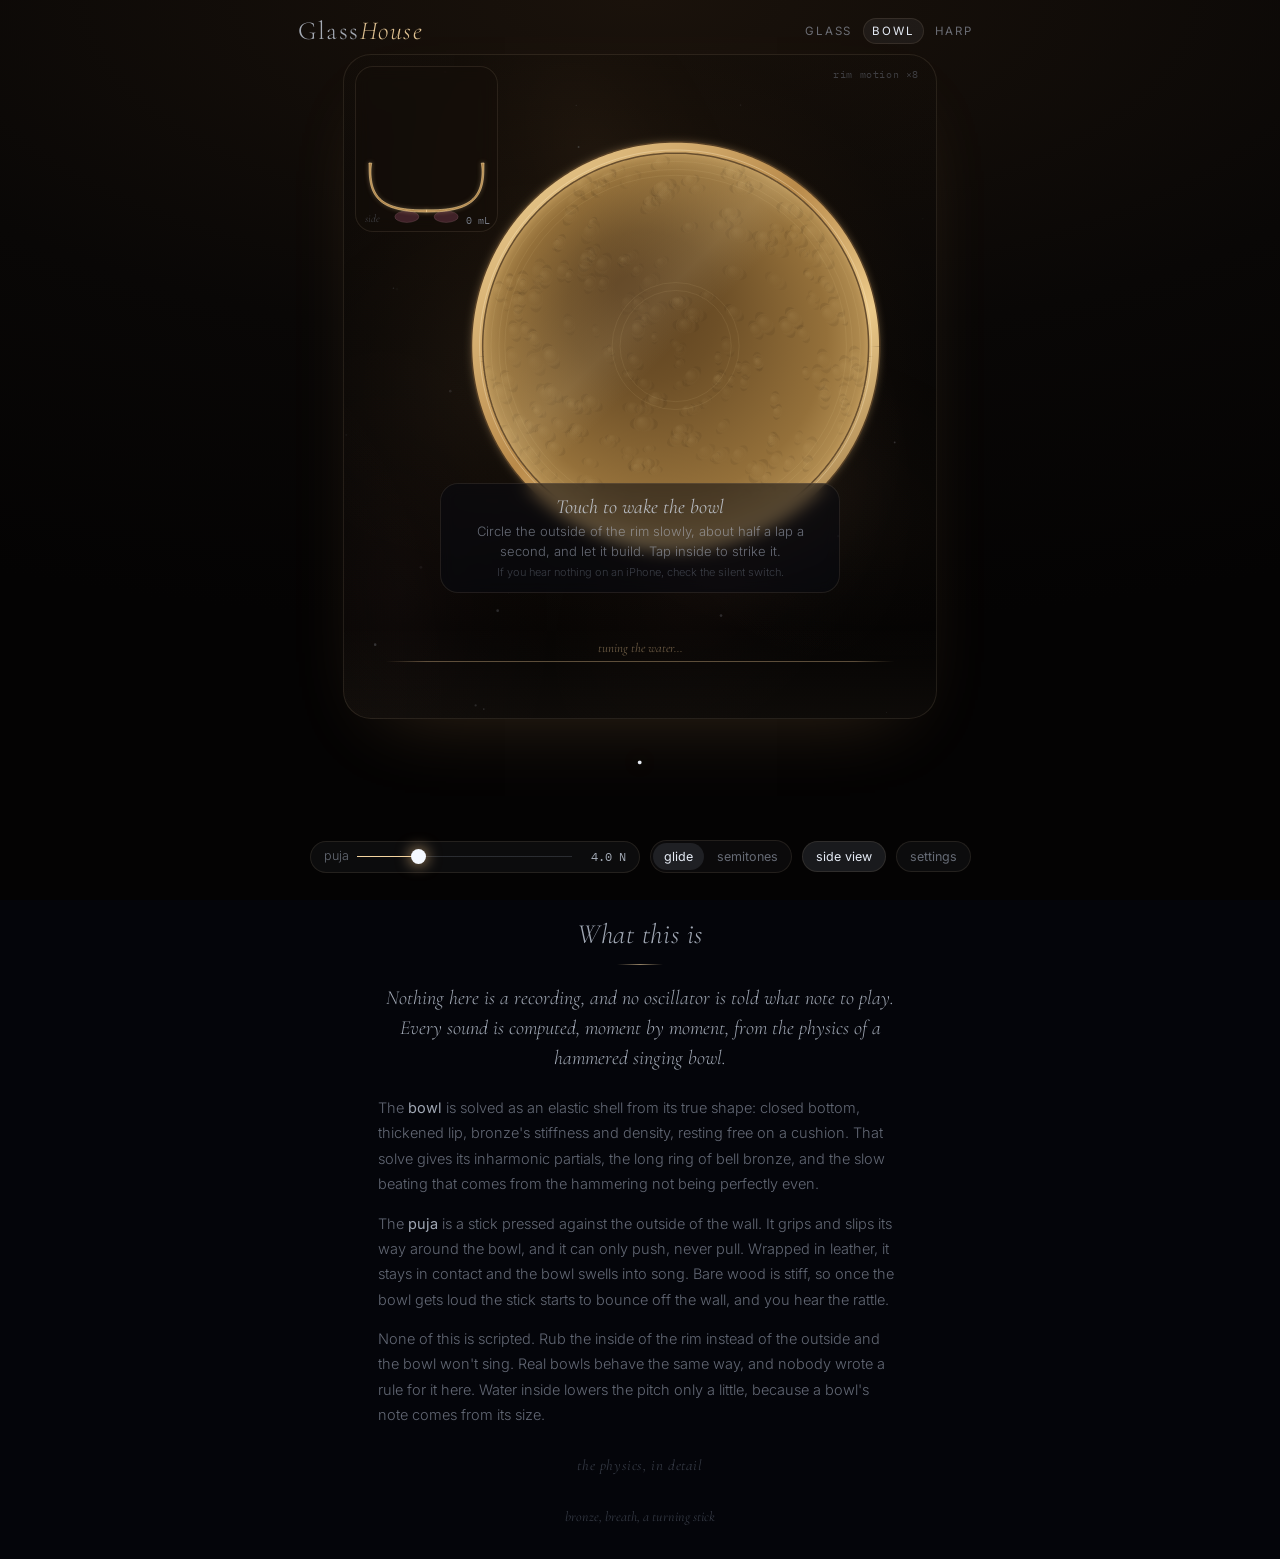
<file: bowl.html>
<!DOCTYPE html>
<html lang="en">
<head>
<meta charset="utf-8">
<meta name="viewport" content="width=device-width, initial-scale=1, viewport-fit=cover">
<title>GlassHouse · Singing bowl</title>
<style>@font-face{font-family:'Cormorant Garamond';font-weight:300;font-style:normal;font-display:swap;src:url(assets/fonts/cormorant-garamond-latin-300-normal.woff2) format('woff2')}@font-face{font-family:'Cormorant Garamond';font-weight:400;font-style:normal;font-display:swap;src:url(assets/fonts/cormorant-garamond-latin-400-normal.woff2) format('woff2')}@font-face{font-family:'Cormorant Garamond';font-weight:300;font-style:italic;font-display:swap;src:url(assets/fonts/cormorant-garamond-latin-300-italic.woff2) format('woff2')}@font-face{font-family:'Cormorant Garamond';font-weight:400;font-style:italic;font-display:swap;src:url(assets/fonts/cormorant-garamond-latin-400-italic.woff2) format('woff2')}@font-face{font-family:'Inter';font-weight:300;font-style:normal;font-display:swap;src:url(assets/fonts/inter-latin-300-normal.woff2) format('woff2')}@font-face{font-family:'Inter';font-weight:400;font-style:normal;font-display:swap;src:url(assets/fonts/inter-latin-400-normal.woff2) format('woff2')}@font-face{font-family:'Inter';font-weight:500;font-style:normal;font-display:swap;src:url(assets/fonts/inter-latin-500-normal.woff2) format('woff2')}@font-face{font-family:'IBM Plex Mono';font-weight:400;font-style:normal;font-display:swap;src:url(assets/fonts/ibm-plex-mono-latin-400-normal.woff2) format('woff2')}</style>
<style>:root{
  --bg:#04050a; --ink:#e6ecf6; --soft:rgba(220,230,245,.72); --dim:rgba(200,212,232,.48); --faint:rgba(190,205,230,.26);
  --line:rgba(190,210,240,.10); --accent:#bcdcff; --accent2:#cdb8ff;
  --mat:#c9b4ff; --rad:#9fd6ff; --vis:#7fd8c4; --sup:#8d98ab;
}
body.bowl{ --accent:#f4d4a0; --accent2:#f0b49a; --line:rgba(240,215,180,.10); }
*{box-sizing:border-box;-webkit-tap-highlight-color:transparent}
html,body{margin:0;background:var(--bg);color:var(--ink);font:15px/1.5 Inter,system-ui,-apple-system,sans-serif;font-weight:300;-webkit-font-smoothing:antialiased}
body{min-height:100dvh;padding:env(safe-area-inset-top) env(safe-area-inset-right) env(safe-area-inset-bottom) env(safe-area-inset-left);
  background:radial-gradient(120% 70% at 50% 0%,#0d1222 0%,#06070d 55%,#030409 100%) fixed}
body.bowl{background:radial-gradient(120% 70% at 50% 0%,#1a120b 0%,#090706 55%,#040303 100%) fixed}
main{max-width:720px;margin:0 auto;padding:14px 14px 28px}

/* header */
header{display:flex;justify-content:space-between;align-items:center;padding:4px 4px 10px}
.mark{font:300 26px/1 "Cormorant Garamond",Georgia,serif;letter-spacing:.06em;color:var(--soft)}
.mark i{font-style:italic;color:var(--accent);opacity:.9}
.tabs{display:flex;gap:2px}
.tabs a{color:var(--dim);text-decoration:none;font:400 11.5px Inter,sans-serif;letter-spacing:.16em;text-transform:uppercase;padding:6px 9px;border-radius:20px;transition:color .3s}
.tabs a:hover{color:var(--soft)}
.tabs a.on{color:var(--ink);background:rgba(200,220,255,.06);box-shadow:inset 0 0 0 1px var(--line)}

/* stage */
.stage{position:relative}
.topwrap{position:relative;width:100%;max-width:min(100%,66vh);margin:0 auto;aspect-ratio:1/1.12;border-radius:28px;overflow:hidden;
  background:radial-gradient(90% 80% at 45% 45%,rgba(30,40,70,.35) 0%,rgba(8,10,18,.2) 60%,rgba(0,0,0,0) 100%);
  box-shadow:inset 0 0 0 1px var(--line),0 30px 80px -40px rgba(120,160,255,.25);touch-action:none;user-select:none;-webkit-user-select:none}
body.bowl .topwrap{background:radial-gradient(90% 80% at 45% 45%,rgba(70,45,20,.30) 0%,rgba(14,10,6,.2) 60%,rgba(0,0,0,0) 100%);box-shadow:inset 0 0 0 1px var(--line),0 30px 80px -40px rgba(255,190,120,.22)}
#top{width:100%;height:100%;display:block;touch-action:none;cursor:grab}
#top.rubbing{cursor:grabbing}
.inset{position:absolute;left:12px;top:12px;width:24%;aspect-ratio:.86;border-radius:18px;background:rgba(10,13,22,.45);backdrop-filter:blur(8px);-webkit-backdrop-filter:blur(8px);
  box-shadow:inset 0 0 0 1px var(--line);opacity:0;transform:scale(.96);transition:opacity .4s,transform .4s;pointer-events:none}
body.bowl .inset{background:rgba(22,15,9,.45)}
.inset.on{opacity:1;transform:none;pointer-events:auto}
.inset canvas{width:100%;height:100%;display:block;touch-action:none;cursor:ns-resize}
.inset span{position:absolute;left:10px;bottom:7px;font:italic 11px "Cormorant Garamond",serif;color:var(--faint);pointer-events:none}
.xlabel{position:absolute;right:18px;top:16px;font:400 10px/1 "IBM Plex Mono",monospace;color:var(--faint);letter-spacing:.06em;pointer-events:none}
.busy{position:absolute;inset:0;display:flex;align-items:center;justify-content:center;gap:10px;color:var(--dim);font:italic 17px "Cormorant Garamond",serif;opacity:0;pointer-events:none;transition:opacity .4s}
.busy.on{opacity:1}
.spin{width:14px;height:14px;border-radius:50%;border:1px solid var(--faint);border-top-color:var(--accent);animation:sp 1.4s linear infinite}
@keyframes sp{to{transform:rotate(360deg)}}
.hint{position:absolute;inset:auto 0 19% 0;display:flex;justify-content:center;padding:0 16px;pointer-events:none;transition:opacity 1s}
.hint.gone{opacity:0}
.hint-in{display:flex;flex-direction:column;gap:3px;align-items:center;text-align:center;max-width:400px;padding:12px 18px;border-radius:18px;background:rgba(8,10,18,.55);backdrop-filter:blur(8px);-webkit-backdrop-filter:blur(8px);box-shadow:inset 0 0 0 1px var(--line)}
.hint-in b{font:400 italic 20px "Cormorant Garamond",serif;color:var(--soft)}
.hint-in span{color:var(--dim);font-size:13px}
.hint-in small{color:var(--faint);font-size:11px}

/* hud */
.hud{text-align:center;padding:14px 0 4px}
.note{font:300 48px/1 "Cormorant Garamond",Georgia,serif;color:var(--ink);letter-spacing:.02em;text-shadow:0 0 24px rgba(180,210,255,.35)}
body.bowl .note{text-shadow:0 0 24px rgba(255,210,150,.35)}
.hz{font:400 12px "IBM Plex Mono",monospace;color:var(--dim);letter-spacing:.06em;margin-top:6px;white-space:pre}
.meta{font:400 11.5px "IBM Plex Mono",monospace;color:var(--faint);margin-top:4px;min-height:16px;white-space:pre}

/* dock */
.dock{display:flex;align-items:center;justify-content:center;gap:10px;margin:14px auto 0;flex-wrap:wrap}
.pill{display:flex;align-items:center;gap:8px;background:rgba(200,220,255,.04);box-shadow:inset 0 0 0 1px var(--line);border-radius:22px;padding:2px 14px;color:var(--dim);font-size:12.5px}
.pill.press{flex:1 1 230px;max-width:330px}
.pill.press input{flex:1}
.pill em{font:normal 400 11.5px "IBM Plex Mono",monospace;color:var(--soft);min-width:46px;text-align:right}
button{font:400 12.5px Inter,sans-serif;color:var(--dim);background:rgba(200,220,255,.04);border:0;box-shadow:inset 0 0 0 1px var(--line);border-radius:22px;padding:8px 14px;cursor:pointer;transition:color .3s,background .3s}
button:hover{color:var(--soft)}
button.on{color:var(--ink);background:rgba(200,220,255,.10)}
.seg{display:flex;gap:2px;background:rgba(200,220,255,.03);box-shadow:inset 0 0 0 1px var(--line);border-radius:22px;padding:3px}
.seg button{flex:1;box-shadow:none;background:transparent;padding:6px 11px}
.seg button.on{background:rgba(200,220,255,.10);color:var(--ink)}

/* sliders: a thread of light */
input[type=range]{-webkit-appearance:none;appearance:none;width:100%;height:28px;background:transparent;margin:0}
input[type=range]::-webkit-slider-runnable-track{height:1px;background:linear-gradient(90deg,var(--accent) var(--p,0%),rgba(200,215,240,.16) var(--p,0%))}
input[type=range]::-moz-range-track{height:1px;background:rgba(200,215,240,.16)}
input[type=range]::-moz-range-progress{height:1px;background:var(--accent)}
input[type=range]::-webkit-slider-thumb{-webkit-appearance:none;width:15px;height:15px;border-radius:50%;background:#f4f8ff;margin-top:-7px;box-shadow:0 0 14px 2px rgba(190,220,255,.55)}
body.bowl input[type=range]::-webkit-slider-thumb{box-shadow:0 0 14px 2px rgba(255,210,150,.55)}
input[type=range]::-moz-range-thumb{width:15px;height:15px;border:0;border-radius:50%;background:#f4f8ff;box-shadow:0 0 14px 2px rgba(190,220,255,.55)}
select{appearance:none;-webkit-appearance:none;background:rgba(200,220,255,.03) url("data:image/svg+xml,%3Csvg xmlns='http://www.w3.org/2000/svg' width='10' height='6'%3E%3Cpath d='M0 0l5 6 5-6z' fill='%238794a6'/%3E%3C/svg%3E") no-repeat right 12px center;color:var(--soft);border:0;box-shadow:inset 0 0 0 1px var(--line);border-radius:14px;padding:9px 30px 9px 12px;font:inherit;font-size:14px;width:100%}
select option{background:#0b0e16}

/* sheet */
.sheet{position:fixed;inset:0;display:flex;align-items:flex-end;justify-content:center;background:rgba(2,3,8,.45);opacity:0;pointer-events:none;transition:opacity .35s;z-index:5}
.sheet.on{opacity:1;pointer-events:auto}
.sheet-in{width:min(620px,100%);max-height:84dvh;overflow:auto;background:rgba(12,15,26,.84);backdrop-filter:blur(18px);-webkit-backdrop-filter:blur(18px);
  box-shadow:inset 0 0 0 1px var(--line),0 -30px 80px -30px rgba(120,160,255,.25);border-radius:26px 26px 0 0;padding:16px 20px calc(22px + env(safe-area-inset-bottom));transform:translateY(16px);transition:transform .35s}
body.bowl .sheet-in{background:rgba(22,16,11,.86)}
.sheet.on .sheet-in{transform:none}
.sheet-head{display:flex;justify-content:space-between;align-items:center;margin-bottom:4px}
.sheet-head b{font:300 italic 24px "Cormorant Garamond",serif;color:var(--soft)}
h3{font:400 10.5px Inter,sans-serif;letter-spacing:.22em;text-transform:uppercase;color:var(--faint);margin:18px 0 6px}
.row{display:flex;flex-direction:column;gap:2px;margin:4px 0 8px;min-width:0}
.row label{font-size:13px;color:var(--dim);display:flex;justify-content:space-between}
.row em{font:normal 400 12px "IBM Plex Mono",monospace;color:var(--soft)}
.grid2{display:grid;grid-template-columns:1fr 1fr;gap:0 16px}
#curveCv{width:100%;height:120px;display:block}
table{width:100%;border-collapse:collapse;font:12px "IBM Plex Mono",monospace;color:var(--soft)}
th{font:400 10px Inter,sans-serif;letter-spacing:.12em;text-transform:uppercase;color:var(--faint);text-align:left;padding:4px 5px;border-bottom:1px solid var(--line)}
td{padding:5px;border-bottom:1px solid rgba(190,210,240,.05);white-space:nowrap}
td.bar{width:38%}
.lb{display:flex;height:4px;border-radius:2px;overflow:hidden;background:rgba(200,215,240,.08)}
.lb i{display:block;height:100%}
.l-mat{background:var(--mat)}.l-rad{background:var(--rad)}.l-vis{background:var(--vis)}.l-sup{background:var(--sup)}
tr.hot td{color:var(--accent);text-shadow:0 0 10px rgba(180,210,255,.5)}
.legend{display:flex;flex-wrap:wrap;gap:4px 14px;margin-top:8px;font-size:11px;color:var(--dim);align-items:center}
.legend i{display:inline-block;width:8px;height:8px;border-radius:50%;margin-right:-8px}
details.how summary{cursor:pointer;list-style:none;font:400 10.5px Inter,sans-serif;letter-spacing:.22em;text-transform:uppercase;color:var(--faint);margin:18px 0 6px}
details.how summary::-webkit-details-marker{display:none}
details.how summary::after{content:"  +"}
details.how[open] summary::after{content:"  –"}
.how-body p{color:var(--dim);font-size:13.5px;margin:10px 0 0}
.how-body b{color:var(--soft);font-weight:500}
/* what this is */
.about{max-width:540px;margin:46px auto 0;padding:0 8px;text-align:left}
.about h2{font:300 italic 28px/1.1 "Cormorant Garamond",Georgia,serif;color:var(--soft);text-align:center;margin:0 0 18px;letter-spacing:.02em}
.about h2::after{content:"";display:block;width:46px;height:1px;margin:14px auto 0;background:linear-gradient(90deg,transparent,var(--accent),transparent);opacity:.6}
.about p{color:var(--dim);font-size:14.5px;line-height:1.75;margin:0 0 14px}
.about p b{color:var(--soft);font-weight:400}
.about p.lede{font:300 italic 20px/1.5 "Cormorant Garamond",Georgia,serif;color:var(--soft);text-align:center;margin-bottom:22px}
.ghostlink{display:block;margin:20px auto 0;background:transparent;box-shadow:none;color:var(--faint);font:italic 15px "Cormorant Garamond",serif;letter-spacing:.04em}
.ghostlink:hover{color:var(--soft)}
footer{color:var(--faint);font:italic 14px "Cormorant Garamond",serif;text-align:center;padding:26px 10px 6px}
@media (max-width:520px){
  main{padding:10px 10px 22px}
  .mark{font-size:22px}
  .tabs a{padding:6px 7px;letter-spacing:.1em}
  .note{font-size:42px}
  .grid2{grid-template-columns:1fr}
  td.bar{width:26%}
}

/* app shell */
.native-only{display:none !important}
body.native .native-only{display:flex !important}
body.native .web-only{display:none !important}
.midirow{display:flex;align-items:center;justify-content:space-between;gap:12px;color:var(--faint);font-size:12.5px}
.midirow button{flex:0 0 auto}
</style>
</head>
<body class="bowl">
<main>
  <header>
    <div class="mark">Glass<i>House</i></div>
    <nav class="tabs"><a href="index.html">Glass</a><a href="bowl.html" class="on">Bowl</a><a href="harp.html">Harp</a></nav>
  </header>

  <section class="stage">
    <div class="topwrap">
      <canvas id="top" aria-label="A singing bowl seen from above. Circle the rim with the puja; tap inside to strike; the strip along the bottom pours water."></canvas>
      <div id="inset" class="inset on"><canvas id="sideCv" aria-label="Cross-section; drag to set the water"></canvas><span>side</span></div>
      <div id="busy" class="busy"><div class="spin"></div><span id="busyMsg"></span></div>
      <div id="hint" class="hint"><div class="hint-in"><b>Touch to wake the bowl</b><span>Circle the outside of the rim slowly, about half a lap a second, and let it build. Tap inside to strike it.</span><small class="web-only">If you hear nothing on an iPhone, check the silent switch.</small></div></div>
      <div class="xlabel" id="xlabel"></div>
    </div>
  </section>

  <section class="hud">
    <div class="note" id="roNote">·</div>
    <div class="hz" id="roHz"> </div>
    <div class="meta" id="roMeta"> </div>
  </section>

  <div class="dock">
    <label class="pill press">puja<input id="press" type="range" min="1" max="12" step="0.1" value="4"><em id="pressOut">4.0 N</em></label>
    <div class="seg" id="snapSel" title="How the water strip moves"><button data-v="free" class="on">glide</button><button data-v="semi">semitones</button></div>
    <button id="insetBtn" class="on">side view</button>
    <button id="menuBtn">settings</button>
  </div>

  <section class="about">
    <h2>What this is</h2>
    <p class="lede">Nothing here is a recording, and no oscillator is told what note to play. Every sound is computed, moment by moment, from the physics of a hammered singing bowl.</p>
    <p>The <b>bowl</b> is solved as an elastic shell from its true shape: closed bottom, thickened lip, bronze's stiffness and density, resting free on a cushion. That solve gives its inharmonic partials, the long ring of bell bronze, and the slow beating that comes from the hammering not being perfectly even.</p>
    <p>The <b>puja</b> is a stick pressed against the outside of the wall. It grips and slips its way around the bowl, and it can only push, never pull. Wrapped in leather, it stays in contact and the bowl swells into song. Bare wood is stiff, so once the bowl gets loud the stick starts to bounce off the wall, and you hear the rattle.</p>
    <p>None of this is scripted. Rub the inside of the rim instead of the outside and the bowl won't sing. Real bowls behave the same way, and nobody wrote a rule for it here. Water inside lowers the pitch only a little, because a bowl's note comes from its size.</p>
    <button id="physicsBtn" class="ghostlink">the physics, in detail</button>
  </section>

  <footer>bronze, breath, a turning stick</footer>
</main>

<div id="sheet" class="sheet">
  <div class="sheet-in">
    <div class="sheet-head"><b>The bowl</b><button id="sheetClose">close</button></div>

    <h3>Touch</h3>
    <div class="row"><label>Puja</label><div class="seg" id="stick"><button data-v="leather" class="on">leather-wrapped</button><button data-v="wood">bare wood</button></div></div>
    <div class="grid2">
      <div class="row"><label>Rub</label><div class="seg" id="sideSel"><button data-v="1" class="on">outside</button><button data-v="-1">inside</button></div></div>
      <div class="row"><label>Mallet</label><div class="seg" id="mallet"><button data-v="felt" class="on">felt</button><button data-v="wood">wood</button></div></div>
    </div>

    <div class="row native-only"><label>MIDI <em id="midiNames">none connected</em></label>
      <div class="midirow"><span>A key pours the water to its note; the mod wheel sets pressure.</span><button id="btMidiBtn">Bluetooth MIDI…</button></div></div>

    <h3>Vessel</h3>
    <div class="grid2">
      <div class="row"><label for="shape">Shape</label><select id="shape"></select></div>
      <div class="row"><label for="material">Material</label><select id="material"></select></div>
    </div>
    <div class="grid2">
      <div class="row"><label for="thick">Wall thickness <em id="thickOut">×1.00</em></label><input id="thick" type="range" min="0.6" max="1.6" step="0.02" value="1"></div>
      <div class="row"><label for="size">Size <em id="sizeOut">100%</em></label><input id="size" type="range" min="50" max="135" step="1" value="100"></div>
    </div>
    <div class="row"><label for="split">Hammering asymmetry <em id="splitOut">0.400%</em></label><input id="split" type="range" min="0" max="1.5" step="0.01" value="0.4"></div>

    <h3>Water</h3>
    <div class="row"><label for="fill">Fill <em id="fillOut">0%</em></label><input id="fill" type="range" min="0" max="95" step="0.25" value="0"></div>
    <canvas id="curveCv"></canvas>

    <h3>Space</h3>
    <div class="grid2">
      <div class="row"><label for="reverb">Room <em id="reverbOut">35%</em></label><input id="reverb" type="range" min="0" max="100" step="1" value="35"></div>
      <div class="row"><label for="vol">Volume <em id="volOut">80%</em></label><input id="vol" type="range" min="0" max="100" step="1" value="80"></div>
    </div>

    <h3>Modes</h3>
    <table id="modeTable"><thead><tr><th>(n,m)</th><th>f wet</th><th>f dry</th><th>Q</th><th>losses</th></tr></thead><tbody></tbody></table>
    <div class="legend"><i class="l-mat"></i>material <i class="l-rad"></i>radiation <i class="l-vis"></i>water layer <i class="l-sup"></i>support</div>

    <details class="how">
      <summary>How it's modeled</summary>
      <div class="how-body">
      <p><b>Bowl.</b> This is the same thin-shell finite-element solve as the glass, applied to a hand-hammered bowl. The meridian runs all the way to the axis, where the shell closes. The wall thickens into a rolled lip at the rim and toward the hammered base, and the bowl sits free on a cushion instead of being clamped to a stem. The partials come out inharmonic, as in real bowls: roughly 1 : 2.7 : 4.9 : 7.5 for the Thadobati. A 1.25 kg, Ø18 cm bell-bronze bowl sings near 290 Hz. "Antique Himalayan alloy" uses the effective modulus Terwagne &amp; Bush measured on real bowls (≈77 GPa at ≈8.9 g/cm³).</p>
      <p><b>Puja.</b> The stick presses on the outside wall about 1.5 cm below the rim. Contact is unilateral: a stiff spring-dashpot that can only push. The stick has mass, and your hand pushes it with the set force. Friction between stick and bronze weakens with sliding speed and is solved implicitly every 10 µs, using the normal force the contact produces at that instant. A leather wrap is soft and lossy, so it stays in contact. Bare wood is stiff, so once the wall's motion exceeds the stick's tiny static indentation, the stick bounces off every cycle. That is the rattle you get when you rub a loud bowl with a wooden stick.</p>
      <p><b>Outside vs. inside.</b> Real bowls only sing when rubbed on the outside (Debut &amp; Antunes). The model shows the same thing without being told: rubbed from inside, the radial–tangential coupling of the shell mode removes energy instead of feeding it, so the bowl only scrapes.</p>
      <p><b>Water strip.</b> The strip pours water the same way it does for the glass, but in a bowl it only covers about three semitones. A bowl's pitch is set by its size and wall thickness. Water is only fine tuning.</p>
      <p><b>Water and sound.</b> Water uses the same potential-flow added mass as the glass, inside the bowl's true shape. A bowl's walls move most near the rim, so water lowers its pitch much less than it lowers a glass's. At a few hundred hertz and tens of microns of wall motion, the waterline sees several g, which is enough for Faraday ripples and spray. Each mode pair is split by the hammering asymmetry, so the rotating quadrupole beats ("wah-wah") at a fixed listener.</p>
    </div>
  
    </details>
  </div>
</div>
<script type="text/plain" id="dsp-src">/*  GlassHouse — real-time dynamics (runs inside the AudioWorklet)
 *  ------------------------------------------------------------
 *  Each wet mode (n, m) is a degenerate pair (cos n·θ / sin n·θ shapes). A real
 *  glass is never perfectly axisymmetric, so the pair is split by a tiny
 *  fraction about a fixed "defect" axis — this is what makes real glasses beat.
 *
 *  Finger = fingertip pad: mass m_p on a shear spring/damper (skin) whose base
 *  is your fingertip moving round the rim. Pad ↔ glass contact obeys a
 *  velocity-weakening (Stribeck) friction law, solved implicitly every
 *  sub-step: stick if the force needed to keep zero slip is below μs·F_N,
 *  otherwise slip with μ(|v_rel|)·F_N. The glass side of that solve uses the
 *  exact one-step mobility of all modes at the contact point, so stick–slip
 *  locks to the glass resonance on its own — nothing is told what pitch to make.
 *  Skin also damps radial/axial rim motion under the finger (∝ F_N^0.7).
 *  Sound = far-field pressure from each mode's radiated power with its cos(nθ)
 *  directivity, picked up at two virtual mics in front of the glass.
 */
(function (root) {
  'use strict';
  const TAU = Math.PI * 2;
  const wrap = a => { a = (a + Math.PI) % TAU; if (a < 0) a += TAU; return a - Math.PI; };

  const FINGER = {
    wet:  { mu0: 0.60, d: 0.15, eps: 0.05, beta: 0.0, Dc: 2e-6, vAge: 0.002 },
    dry:  { mu0: 0.85, d: 0.03,  eps: 0.001, beta: 0.6, Dc: 2e-6, vAge: 0.002 },
    oily: { mu0: 0.22, d: 0.004, eps: 0.003, beta: 0.0, Dc: 2e-6, vAge: 0.002 },
    // puja sticks on bronze (rubbing the outside wall just below the rim)
    leather: { mu0: 0.55, d: 0.12, eps: 0.04, beta: 0.0, Dc: 2e-6, vAge: 0.002 },
    wood:    { mu0: 0.38, d: 0.07, eps: 0.04, beta: 0.0, Dc: 2e-6, vAge: 0.002 },
  };

  // puja contact mechanics: unilateral radial contact (penalty spring-dashpot), stick mass held by the hand,
  // tangential compliance of hand+stick. Leather is soft and lossy; bare wood is stiff, so it can lose
  // contact on every cycle once the rim amplitude exceeds the static indentation -> the rattle.
  const PUJA = {
    leather: { kc: 4e4, cc: 12, ms: 0.03, ch: 3, mp: 0.004, kp: 6000, cp: 4 },
    wood:    { kc: 4e5, cc: 6,  ms: 0.03, ch: 3, mp: 0.004, kp: 6000, cp: 4 },
  };

  // steady-state friction: logarithmic velocity weakening (rate-and-state form) + viscous term
  function muSteady(fr, v) { return Math.max(0.02, fr.mu0 - fr.d * Math.log((v + fr.eps) / 0.1) + fr.beta * v); }

  class GlassVoice {
    constructor(fs, opt) {
      this.fs = fs; this.os = (opt && opt.os) || 2; this.dt = 1 / (fs * this.os);
      this.N = 0; this.cap = 64; this.alloc(this.cap);
      this.keys = []; this.alpha = 0.37; this.split = 3e-4;
      this.Rrim = 0.036;
      // finger
      this.down = false; this.theta = 0; this.thetaT = 0; this.omT = 0; this.omS = 0;
      this.FN = 1.0; this.fr = FINGER.wet; this.mu = 0.7;
      this.mp = 3e-5; this.kp = 1000; this.cp = 1.5;   // fingertip shear impedance (Wiertlewski & Hayward 2012) this.xp = 0; this.vp = 0; this.vb = 0;
      this.cc0 = 3.0; this.rough = 0.01; this.ridge = 4.5e-4; this.ridgePh = 0; this.nz = 0;
      // taps
      this.tapT = -1; this.tapDur = 4e-4; this.tapF = 0; this.tapTh = 0;
      // exciter: 'finger' (on the rim top, constant normal force) or 'puja' (radial unilateral contact)
      this.exc = 'finger'; this.side = 1; this.pj = PUJA.leather; this.y = 0; this.yd = 0; this.Fc = 0; this.contactCount = 0; this.FcAcc = 0;
      // mics: viewer is at the bottom of the screen (theta = +pi/2), mics +-25 deg
      this.mic = [Math.PI / 2 + 0.44, Math.PI / 2 - 0.44];
      this.gain = 1 / 0.25;                            // 0.25 Pa -> full scale
      this.stickCount = 0; this.stepCount = 0; this.pAcc = 0; this.pN = 0;
      this.seed = 12345;
      this.glideA = 1 - Math.exp(-this.dt / 0.012);
    }
    alloc(n) {
      const F = () => new Float64Array(n);
      this.q = F(); this.v = F(); this.w2 = F(); this.w2T = F(); this.dc = F(); this.om = F();
      this.nn = new Int32Array(n); this.isB = new Uint8Array(n);
      this.aT = F(); this.aR = F(); this.aA = F(); this.gL = F(); this.gR = F(); this.G = F();
      this.pT = F(); this.pR = F(); this.pA = F(); this.vs = F();
    }
    rand() { this.seed = (this.seed * 1664525 + 1013904223) >>> 0; return this.seed / 4294967296 * 2 - 1; }

    setModes(list, opt) {
      opt = opt || {};
      if (opt.split != null) this.split = opt.split;
      if (opt.alpha != null) this.alpha = opt.alpha;
      if (opt.Rrim) this.Rrim = opt.Rrim;
      const oldIdx = new Map(); this.keys.forEach((k, i) => oldIdx.set(k, i));
      const oq = this.q, ov = this.v, ow2 = this.w2;
      const lim = 1.7 / this.dt, need = list.length * 2;
      if (need > this.cap) { this.cap = need; }
      const q = new Float64Array(this.cap), v = new Float64Array(this.cap);
      const keep = this.q; this.alloc(this.cap);
      const keys = []; let k = 0;
      for (const m of list) {
        if (m.omega > lim) continue;
        for (let b = 0; b < 2; b++) {
          const key = m.key + (b ? 'B' : 'A'), j = oldIdx.get(key);
          const om = m.omega * (1 + (b ? 0.5 : -0.5) * this.split);
          this.om[k] = om;
          this.w2T[k] = Math.pow(2 / this.dt * Math.sin(om * this.dt / 2), 2);  // pre-warped for symplectic Euler
          // keep the vibration and glide the stiffness when a mode is retuned (pouring while it sings)
          if (j != null) { q[k] = oq[j]; v[k] = ov[j]; this.w2[k] = ow2[j]; } else this.w2[k] = this.w2T[k];
          this.dc[k] = 2 * m.zeta * om;
          this.nn[k] = m.n; this.isB[k] = b;
          this.aT[k] = m.rimV; this.aR[k] = m.rimR; this.aA[k] = m.rimA; this.G[k] = m.G;
          const fL = this.mic[0] - this.alpha, fR = this.mic[1] - this.alpha;
          this.gL[k] = m.G * (b ? Math.sin(m.n * fL) : Math.cos(m.n * fL));
          this.gR[k] = m.G * (b ? Math.sin(m.n * fR) : Math.cos(m.n * fR));
          keys.push(key); k++;
        }
      }
      this.q = q; this.v = v; this.N = k; this.keys = keys;
    }

    setFinger(f) {
      if (f.FN != null) this.FN = f.FN;
      if (f.cond) this.fr = FINGER[f.cond] || FINGER.wet;
      if (f.down != null) {
        if (f.down && !this.down) { this.mu = muSteady(this.fr, 0); this.seatPuja = true; this.theta = f.theta; this.thetaT = f.theta; this.omS = 0; this.xp = 0; this.vp = 0; }
        this.down = f.down;
      }
      if (f.theta != null) this.thetaT = f.theta;
      if (f.omega != null) this.omT = f.omega;
    }
    // true when the glass is silent and untouched: skip it entirely (saves CPU with many glasses)
    quiet() {
      if (this.down || this.tapT >= 0) return false;
      let e = 0; for (let k = 0; k < this.N; k++) e += this.G[k] * (Math.abs(this.v[k]) + this.om[k] * Math.abs(this.q[k]));
      if (e < 3e-6) { if (e > 0) { this.q.fill(0); this.v.fill(0); } return true; }
      return false;
    }
    tap(theta, force, dur) { this.tapT = 0; this.tapTh = theta; this.tapF = force || 6; this.tapDur = dur || 4e-4; }
    setExciter(e) {
      if (e.kind) this.exc = e.kind;
      if (e.side) this.side = e.side;
      if (e.stick && PUJA[e.stick]) { this.pj = PUJA[e.stick]; this.fr = FINGER[e.stick]; }
      if (this.exc === 'puja') { this.mp = this.pj.mp; this.kp = this.pj.kp; this.cp = this.pj.cp; }
      else { this.mp = 3e-5; this.kp = 1000; this.cp = 1.5; }
    }
    damp() { this.q.fill(0); this.v.fill(0); }

    // shape factors for oscillator k at angle th
    process(outL, outR, len) {
      const dt = this.dt, os = this.os, N = this.N, fr = this.fr;
      const q = this.q, v = this.v, w2 = this.w2, dc = this.dc, nn = this.nn, isB = this.isB;
      const aT = this.aT, aR = this.aR, aA = this.aA, pT = this.pT, pR = this.pR, pA = this.pA, vs = this.vs;
      const cn = new Float64Array(8), snn = new Float64Array(8), tc = new Float64Array(8), ts = new Float64Array(8);
      const aW = 1 - Math.exp(-dt / 0.018);
      for (let i = 0; i < len; i++) {
        let accL = 0, accR = 0;
        for (let o = 0; o < os; o++) {
          // ---- finger kinematics (smoothed velocity, soft position lock)
          if (this.down) {
            this.omS += (this.omT - this.omS) * aW;
            this.thetaT += this.omT * dt;
            this.theta += this.omS * dt + wrap(this.thetaT - this.theta) * 25 * dt;
            this.vb = this.Rrim * this.omS;
          }
          const ph = this.theta - this.alpha, c1 = Math.cos(ph), s1 = Math.sin(ph);
          cn[0] = 1; snn[0] = 0; cn[1] = c1; snn[1] = s1;
          for (let n = 2; n < 8; n++) { cn[n] = cn[n - 1] * c1 - snn[n - 1] * s1; snn[n] = snn[n - 1] * c1 + cn[n - 1] * s1; }
          let tapping = false, Ft = 0;
          if (this.tapT >= 0) {
            const tp = this.tapTh - this.alpha, c = Math.cos(tp), s = Math.sin(tp);
            tc[0] = 1; ts[0] = 0; tc[1] = c; ts[1] = s;
            for (let n = 2; n < 8; n++) { tc[n] = tc[n - 1] * c - ts[n - 1] * s; ts[n] = ts[n - 1] * c + tc[n - 1] * s; }
            Ft = -this.tapF * Math.sin(Math.PI * this.tapT / this.tapDur);          // inward radial push
            tapping = true; this.tapT += dt; if (this.tapT > this.tapDur) this.tapT = -1;
          }
          // ---- contact geometry + explicit forces
          let vr = 0, va = 0, Y = 0;
          for (let k = 0; k < N; k++) {
            const n = nn[k], C = cn[n], S = snn[n];
            if (isB[k]) { pT[k] = -aT[k] * C; pR[k] = aR[k] * S; pA[k] = aA[k] * S; }
            else { pT[k] = aT[k] * S; pR[k] = aR[k] * C; pA[k] = aA[k] * C; }
            vr += pR[k] * v[k]; va += pA[k] * v[k]; Y += pT[k] * pT[k];
          }
          let Fr, Fa, FNnow = this.FN;
          if (this.exc === 'puja') {
            let ur = 0; for (let k = 0; k < N; k++) ur += pR[k] * q[k];
            const P = this.pj, sd = this.side;
            let Fc = 0;
            if (this.down) {
              if (this.seatPuja) { this.y = ur - sd * this.FN / P.kc; this.yd = vr; this.seatPuja = false; }
              const del = sd * (ur - this.y), deld = sd * (vr - this.yd);
              if (del > 0) { Fc = P.kc * del + P.cc * deld; if (Fc < 0) Fc = 0; }
              this.yd += dt * (sd * Fc - sd * this.FN - P.ch * this.yd) / P.ms; this.y += dt * this.yd;
              if (Fc > 0) this.contactCount++;
              this.FcAcc += Fc;
            }
            this.Fc = Fc; FNnow = Fc;
            Fr = -sd * Fc; Fa = 0;
          } else {
            const cc = this.down ? this.cc0 * Math.sqrt(this.FN) : 0;
            Fr = -cc * vr; Fa = -cc * va;
          }
          let vg = 0;
          for (let k = 0; k < N; k++) {
            let Q = pR[k] * Fr + pA[k] * Fa;
            if (tapping) { const n = nn[k]; Q += Ft * aR[k] * (isB[k] ? ts[n] : tc[n]); }
            w2[k] += (this.w2T[k] - w2[k]) * this.glideA;
            const vk = (v[k] + dt * (-w2[k] * q[k] + Q)) / (1 + dc[k] * dt);
            vs[k] = vk; vg += pT[k] * vk;
          }
          // ---- friction (implicit)
          let F = 0;
          if (this.down && FNnow > 0) {
            const mp = this.mp;
            const vpS = (this.vp + dt * (-this.kp * this.xp + this.cp * this.vb) / mp) / (1 + this.cp * dt / mp);
            const vrel = vpS - vg, Z = dt * (1 / mp + Y);
            // fingerprint ridges + skin micro-roughness modulate the friction coefficient
            this.ridgePh += Math.abs(this.vb) * dt / this.ridge;
            this.nz = 0.97 * this.nz + 0.03 * this.rand();
            const mod = 1 + this.rough * (0.6 * Math.sin(TAU * this.ridgePh) + 4 * this.nz);
            const FN = FNnow, muNow = this.mu * mod;
            const Fs = vrel / Z;
            let vAfter;
            if (Math.abs(Fs) <= muNow * FN) { F = Fs; vAfter = 0; this.stickCount++; }
            else { const sg = vrel > 0 ? 1 : -1; F = sg * muNow * FN; vAfter = vrel - Z * F; }
            // rate-and-state friction: the contact's friction level relaxes toward the
            // steady-state Stribeck value over a slip distance Dc (and re-ages while stuck)
            const av = Math.abs(vAfter);
            const muSS = muSteady(fr, av);
            const rate = fr.tau ? 1 / fr.tau : (av + fr.vAge) / fr.Dc;
            this.mu += (muSS - this.mu) * (1 - Math.exp(-dt * rate));
            this.vp = vpS - dt * F / mp;
            this.xp += dt * (this.vp - this.vb);
            this.stepCount++;
          }
          // ---- update modes, radiate
          let pl = 0, pr = 0;
          const gL = this.gL, gR = this.gR;
          for (let k = 0; k < N; k++) {
            const vk = vs[k] + dt * pT[k] * F;
            v[k] = vk; q[k] += dt * vk;
            pl += gL[k] * vk; pr += gR[k] * vk;
          }
          accL += pl; accR += pr;
        }
        const L = accL / os, R = accR / os;
        this.pAcc += 0.5 * (L * L + R * R); this.pN++;
        outL[i] = L * this.gain; outR[i] = R * this.gain;
      }
    }

    // snapshot for visuals: complex amplitude per oscillator
    snapshot() {
      const N = this.N, amps = new Float64Array(N * 2);
      for (let k = 0; k < N; k++) { amps[2 * k] = this.q[k]; amps[2 * k + 1] = this.v[k] / this.om[k]; }
      const prms = Math.sqrt(this.pAcc / Math.max(1, this.pN));
      const stick = this.stepCount ? this.stickCount / this.stepCount : 0;
      const steps = this.pN * this.os, contact = this.down && steps ? this.contactCount / steps : 0, Fmean = steps ? this.FcAcc / steps : 0;
      this.pAcc = 0; this.pN = 0; this.stickCount = 0; this.stepCount = 0; this.contactCount = 0; this.FcAcc = 0;
      return { keys: this.keys.slice(), amps, theta: this.theta, down: this.down, prms, stick, vb: this.vb, alpha: this.alpha, contact, Fmean, y: this.y };
    }
  }

  const api = { GlassVoice, FINGER, PUJA };
  if (typeof module !== 'undefined' && module.exports) module.exports = api; else root.GlassDSP = api;
})(typeof globalThis !== 'undefined' ? globalThis : this);
</script>
<script>/*  GlassHouse — physics core
 *  ------------------------------------------------------------
 *  1. Glass bowl = thin elastic shell of revolution (Love first-approximation
 *     strains), discretised along the meridian with C1 Hermite-cubic elements
 *     for u (meridional), v (circumferential), w (normal), one Fourier order n
 *     at a time, clamped where the bowl meets the stem.
 *  2. Liquid = inviscid, incompressible potential flow inside the real bowl
 *     shape, pressure-release free surface (phi = 0; gravity/capillarity are
 *     negligible at audio frequency). Solved by Ritz minimisation of the
 *     kinetic-energy functional -> added-mass matrix in dry-mode coordinates.
 *  3. Wet modes = generalised eigenproblem K q = w^2 (M + M_fluid) q in a
 *     basis of dry modes.
 *  4. Losses per mode: material loss factor, acoustic radiation (exact 2-D
 *     cylindrical-harmonic radiation resistance applied strip-wise along the
 *     bowl height), viscous Stokes boundary layer of the liquid at the wall
 *     (from the potential-flow slip velocity), small support loss.
 */
(function (root) {
  'use strict';

  // ---------------------------------------------------------------- linalg
  function mat(n, m) { const a = new Array(n); for (let i = 0; i < n; i++) a[i] = new Float64Array(m); return a; }

  function cholesky(A) {
    const n = A.length, L = mat(n, n);
    for (let j = 0; j < n; j++) {
      let s = A[j][j];
      const Lj = L[j];
      for (let k = 0; k < j; k++) s -= Lj[k] * Lj[k];
      if (!(s > 0)) throw new Error('matrix not SPD at ' + j + ' (' + s + ')');
      const d = Math.sqrt(s); Lj[j] = d;
      for (let i = j + 1; i < n; i++) {
        const Li = L[i]; let t = A[i][j];
        for (let k = 0; k < j; k++) t -= Li[k] * Lj[k];
        Li[j] = t / d;
      }
    }
    return L;
  }
  function fwdSub(L, b) { const n = L.length, x = new Float64Array(n); for (let i = 0; i < n; i++) { let s = b[i]; const Li = L[i]; for (let k = 0; k < i; k++) s -= Li[k] * x[k]; x[i] = s / Li[i]; } return x; }
  function bwdSubT(L, b) { const n = L.length, x = new Float64Array(n); for (let i = n - 1; i >= 0; i--) { let s = b[i]; for (let k = i + 1; k < n; k++) s -= L[k][i] * x[k]; x[i] = s / L[i][i]; } return x; }
  function cholSolve(L, b) { return bwdSubT(L, fwdSub(L, b)); }

  // Symmetric eigen-decomposition (Householder tridiagonalisation + implicit QL; JAMA port)
  function symEig(A) {
    const n = A.length, V = A.map(r => Float64Array.from(r)), d = new Float64Array(n), e = new Float64Array(n);
    for (let j = 0; j < n; j++) d[j] = V[n - 1][j];
    for (let i = n - 1; i > 0; i--) {
      let scale = 0, h = 0;
      for (let k = 0; k < i; k++) scale += Math.abs(d[k]);
      if (scale === 0) {
        e[i] = d[i - 1];
        for (let j = 0; j < i; j++) { d[j] = V[i - 1][j]; V[i][j] = 0; V[j][i] = 0; }
      } else {
        for (let k = 0; k < i; k++) { d[k] /= scale; h += d[k] * d[k]; }
        let f = d[i - 1], g = Math.sqrt(h); if (f > 0) g = -g;
        e[i] = scale * g; h -= f * g; d[i - 1] = f - g;
        for (let j = 0; j < i; j++) e[j] = 0;
        for (let j = 0; j < i; j++) {
          f = d[j]; V[j][i] = f; g = e[j] + V[j][j] * f;
          for (let k = j + 1; k <= i - 1; k++) { g += V[k][j] * d[k]; e[k] += V[k][j] * f; }
          e[j] = g;
        }
        f = 0;
        for (let j = 0; j < i; j++) { e[j] /= h; f += e[j] * d[j]; }
        const hh = f / (h + h);
        for (let j = 0; j < i; j++) e[j] -= hh * d[j];
        for (let j = 0; j < i; j++) {
          f = d[j]; g = e[j];
          for (let k = j; k <= i - 1; k++) V[k][j] -= (f * e[k] + g * d[k]);
          d[j] = V[i - 1][j]; V[i][j] = 0;
        }
      }
      d[i] = h;
    }
    for (let i = 0; i < n - 1; i++) {
      V[n - 1][i] = V[i][i]; V[i][i] = 1; const h = d[i + 1];
      if (h !== 0) {
        for (let k = 0; k <= i; k++) d[k] = V[k][i + 1] / h;
        for (let j = 0; j <= i; j++) {
          let g = 0;
          for (let k = 0; k <= i; k++) g += V[k][i + 1] * V[k][j];
          for (let k = 0; k <= i; k++) V[k][j] -= g * d[k];
        }
      }
      for (let k = 0; k <= i; k++) V[k][i + 1] = 0;
    }
    for (let j = 0; j < n; j++) { d[j] = V[n - 1][j]; V[n - 1][j] = 0; }
    V[n - 1][n - 1] = 1; e[0] = 0;
    for (let i = 1; i < n; i++) e[i - 1] = e[i];
    e[n - 1] = 0;
    let f = 0, tst1 = 0; const eps = Math.pow(2, -52);
    for (let l = 0; l < n; l++) {
      tst1 = Math.max(tst1, Math.abs(d[l]) + Math.abs(e[l]));
      let m = l;
      while (m < n) { if (Math.abs(e[m]) <= eps * tst1) break; m++; }
      if (m > l) {
        let iter = 0;
        do {
          if (++iter > 200) break;
          let g = d[l], p = (d[l + 1] - g) / (2 * e[l]), r = Math.hypot(p, 1); if (p < 0) r = -r;
          d[l] = e[l] / (p + r); d[l + 1] = e[l] * (p + r);
          const dl1 = d[l + 1]; let h = g - d[l];
          for (let i = l + 2; i < n; i++) d[i] -= h;
          f += h;
          p = d[m]; let c = 1, c2 = c, c3 = c; const el1 = e[l + 1]; let s = 0, s2 = 0;
          for (let i = m - 1; i >= l; i--) {
            c3 = c2; c2 = c; s2 = s;
            g = c * e[i]; h = c * p; r = Math.hypot(p, e[i]);
            e[i + 1] = s * r; s = e[i] / r; c = p / r; p = c * d[i] - s * g;
            d[i + 1] = h + s * (c * g + s * d[i]);
            for (let k = 0; k < n; k++) { h = V[k][i + 1]; V[k][i + 1] = s * V[k][i] + c * h; V[k][i] = c * V[k][i] - s * h; }
          }
          p = -s * s2 * c3 * el1 * e[l] / dl1; e[l] = s * p; d[l] = c * p;
        } while (Math.abs(e[l]) > eps * tst1);
      }
      d[l] = d[l] + f; e[l] = 0;
    }
    const idx = Array.from({ length: n }, (_, i) => i).sort((a, b) => d[a] - d[b]);
    return { values: idx.map(i => d[i]), vectors: idx.map(i => { const v = new Float64Array(n); for (let k = 0; k < n; k++) v[k] = V[k][i]; return v; }) };
  }

  // Generalised symmetric-definite eigenproblem K x = lambda M x, x^T M x = 1
  function genEig(K, M, nKeep) {
    const n = K.length, L = cholesky(M);
    const X = mat(n, n);                              // X = L^-1 K   (column by column)
    const col = new Float64Array(n);
    for (let j = 0; j < n; j++) { for (let i = 0; i < n; i++) col[i] = K[i][j]; const y = fwdSub(L, col); for (let i = 0; i < n; i++) X[i][j] = y[i]; }
    const C = mat(n, n);                              // C = L^-1 X^T
    for (let j = 0; j < n; j++) { for (let i = 0; i < n; i++) col[i] = X[j][i]; const y = fwdSub(L, col); for (let i = 0; i < n; i++) C[i][j] = y[i]; }
    for (let i = 0; i < n; i++) for (let j = 0; j < i; j++) { const a = 0.5 * (C[i][j] + C[j][i]); C[i][j] = a; C[j][i] = a; }
    const { values, vectors } = symEig(C);
    const k = Math.min(nKeep || n, n), out = [];
    for (let i = 0; i < k; i++) out.push({ lambda: values[i], x: bwdSubT(L, vectors[i]) });
    return out;
  }

  // -------------------------------------------------------------- quadrature
  const GL = (function () {
    function rule(n) {                                // Gauss-Legendre on [-1,1]
      const x = new Float64Array(n), w = new Float64Array(n);
      for (let i = 0; i < n; i++) {
        let z = Math.cos(Math.PI * (i + 0.75) / (n + 0.5)), pp = 0;
        for (let it = 0; it < 100; it++) {
          let p1 = 1, p2 = 0;
          for (let j = 1; j <= n; j++) { const p3 = p2; p2 = p1; p1 = ((2 * j - 1) * z * p2 - (j - 1) * p3) / j; }
          pp = n * (z * p1 - p2) / (z * z - 1);
          const z1 = z; z = z1 - p1 / pp; if (Math.abs(z - z1) < 1e-15) break;
        }
        x[i] = z; w[i] = 2 / ((1 - z * z) * pp * pp);
      }
      return { x, w };
    }
    const c = {}; return n => c[n] || (c[n] = rule(n));
  })();

  // Legendre P_0..P_{N-1} and derivatives at X
  function legendre(N, X, P, dP) {
    P[0] = 1; dP[0] = 0; if (N > 1) { P[1] = X; dP[1] = 1; }
    for (let k = 2; k < N; k++) { P[k] = ((2 * k - 1) * X * P[k - 1] - (k - 1) * P[k - 2]) / k; dP[k] = dP[k - 2] + (2 * k - 1) * P[k - 1]; }
  }

  // ----------------------------------------------------------------- Bessel
  const EULER = 0.5772156649015329;
  function besselJ(n, x) { let s = 0, t = Math.pow(x / 2, n); for (let k = 1; k <= n; k++) t /= k; for (let k = 0; k < 80; k++) { s += t; t *= -(x * x / 4) / ((k + 1) * (k + 1 + n)); if (Math.abs(t) < 1e-18 * Math.abs(s)) break; } return s; }
  function besselY(n, x) {                            // A&S 9.1.11, integer n >= 0
    const h = x / 2; let s1 = 0;
    if (n > 0) { const fact = [1]; for (let i = 1; i <= n; i++) fact[i] = fact[i - 1] * i; for (let k = 0; k < n; k++) s1 += fact[n - k - 1] / fact[k] * Math.pow(h * h, k); s1 *= -Math.pow(h, -n) / Math.PI; }
    const s2 = 2 / Math.PI * Math.log(h) * besselJ(n, x);
    let psiK = -EULER, psiNK = -EULER; for (let i = 1; i <= n; i++) psiNK += 1 / i;
    let t = Math.pow(h, n); for (let i = 1; i <= n; i++) t /= i;          // (h^n)/(0! n!)
    let s3 = 0;
    for (let k = 0; k < 80; k++) {
      s3 += (psiK + psiNK) * t;
      t *= -(h * h) / ((k + 1) * (n + k + 1)); psiK += 1 / (k + 1); psiNK += 1 / (n + k + 1);
      if (Math.abs(t) < 1e-18) break;
    }
    return s1 + s2 - s3 / Math.PI;
  }
  // Real part of the specific radiation impedance of a cylinder vibrating as cos(n theta):
  //   z_n = i rho c H_n(ka)/H_n'(ka);  Re z_n = rho c * (2/(pi ka)) / |H_n'(ka)|^2  (Wronskian)
  function radResistance(n, x, rhoC) {
    const dJ = n === 0 ? -besselJ(1, x) : 0.5 * (besselJ(n - 1, x) - besselJ(n + 1, x));
    const dY = n === 0 ? -besselY(1, x) : 0.5 * (besselY(n - 1, x) - besselY(n + 1, x));
    return rhoC * (2 / (Math.PI * x)) / (dJ * dJ + dY * dY);
  }

  // --------------------------------------------------------------- geometry
  // Midsurface meridian = cubic Bezier in (r, z) [mm], P0 at stem junction.
  function makeGeometry(P, scale, tRim, tBase, thickFn) {
    const S = scale * 1e-3;
    const p = P.map(q => [q[0] * S, q[1] * S]);
    function bz(t) {
      const u = 1 - t;
      const r = u * u * u * p[0][0] + 3 * u * u * t * p[1][0] + 3 * u * t * t * p[2][0] + t * t * t * p[3][0];
      const z = u * u * u * p[0][1] + 3 * u * u * t * p[1][1] + 3 * u * t * t * p[2][1] + t * t * t * p[3][1];
      const d1 = (a, b) => 3 * (u * u * (p[1][a] - p[0][a]) + 2 * u * t * (p[2][a] - p[1][a]) + t * t * (p[3][a] - p[2][a]));
      const d2 = a => 6 * (u * (p[2][a] - 2 * p[1][a] + p[0][a]) + t * (p[3][a] - 2 * p[2][a] + p[1][a]));
      const d3 = a => 6 * (p[3][a] - 3 * p[2][a] + 3 * p[1][a] - p[0][a]);
      return { r, z, rt: d1(0), zt: d1(1), rtt: d2(0), ztt: d2(1), rttt: d3(0), zttt: d3(1) };
    }
    const NT = 4000, Ts = new Float64Array(NT + 1), Ss = new Float64Array(NT + 1);
    let prev = Math.hypot(bz(0).rt, bz(0).zt);
    for (let i = 1; i <= NT; i++) {                   // Simpson per sub-interval
      const t0 = (i - 1) / NT, t1 = i / NT, tm = 0.5 * (t0 + t1);
      const bm = bz(tm), b1 = bz(t1), sm = Math.hypot(bm.rt, bm.zt), s1 = Math.hypot(b1.rt, b1.zt);
      Ss[i] = Ss[i - 1] + (t1 - t0) * (prev + 4 * sm + s1) / 6; Ts[i] = t1; prev = s1;
    }
    const L = Ss[NT];
    function tOfS(s) {
      if (s <= 0) return 0; if (s >= L) return 1;
      let lo = 0, hi = NT; while (hi - lo > 1) { const m = (lo + hi) >> 1; if (Ss[m] < s) lo = m; else hi = m; }
      let t = Ts[lo] + (s - Ss[lo]) / (Ss[hi] - Ss[lo]) * (Ts[hi] - Ts[lo]);
      const b = bz(t); t += 0; return t;
    }
    function thick(s) { if (thickFn) return thickFn(s, L); const x = 1 - s / L; return tRim + (tBase - tRim) * x * x; }
    function at(s) {
      const b = bz(tOfS(s));
      const sig = Math.hypot(b.rt, b.zt), c = b.rt / sig, sn = b.zt / sig;
      const N = b.rt * b.ztt - b.zt * b.rtt, Nt = b.rt * b.zttt - b.zt * b.rttt;
      const sigt = (b.rt * b.rtt + b.zt * b.ztt) / sig;
      const k1 = N / (sig * sig * sig);
      const dk1 = (Nt / (sig * sig * sig) - 3 * N * sigt / (sig * sig * sig * sig)) / sig;
      const k2 = sn / b.r, dk2 = c * (k1 - k2) / b.r;
      return { r: b.r, z: b.z, c, sn, k1, dk1, k2, dk2, t: thick(s) };
    }
    // inner (liquid-side) surface table, z made monotone
    const NI = 800, inner = { s: new Float64Array(NI + 1), r: new Float64Array(NI + 1), z: new Float64Array(NI + 1) };
    for (let i = 0; i <= NI; i++) {
      const s = L * i / NI, g = at(s);
      inner.s[i] = s; inner.r[i] = g.r - 0.5 * g.t * g.sn; inner.z[i] = g.z + 0.5 * g.t * g.c;
      if (i > 0 && inner.z[i] <= inner.z[i - 1]) inner.z[i] = inner.z[i - 1] + 1e-9;
    }
    function innerAtZ(zq) {                           // returns {r, s}
      const Z = inner.z; if (zq <= Z[0]) return { r: inner.r[0], s: 0 };
      if (zq >= Z[NI]) return { r: inner.r[NI], s: L };
      let lo = 0, hi = NI; while (hi - lo > 1) { const m = (lo + hi) >> 1; if (Z[m] < zq) lo = m; else hi = m; }
      const f = (zq - Z[lo]) / (Z[hi] - Z[lo]);
      return { r: inner.r[lo] + f * (inner.r[hi] - inner.r[lo]), s: inner.s[lo] + f * (inner.s[hi] - inner.s[lo]) };
    }
    let rMaxOuter = 0; for (let i = 0; i <= 200; i++) { const g = at(L * i / 200); rMaxOuter = Math.max(rMaxOuter, g.r + 0.5 * g.t * g.sn); }
    const rim = at(L);
    return { L, at, thick, inner, innerAtZ, zFloor: inner.z[0], zRimIn: inner.z[NI], rim, rimR: rim.r, rMaxOuter, profileT: bz };
  }

  // -------------------------------------------------------- shell FE (order n)
  function hermite(x, h, N, dN, ddN) {
    const x2 = x * x, x3 = x2 * x;
    N[0] = 1 - 3 * x2 + 2 * x3; N[1] = h * (x - 2 * x2 + x3); N[2] = 3 * x2 - 2 * x3; N[3] = h * (x3 - x2);
    dN[0] = (-6 * x + 6 * x2) / h; dN[1] = (1 - 4 * x + 3 * x2); dN[2] = (6 * x - 6 * x2) / h; dN[3] = (3 * x2 - 2 * x);
    ddN[0] = (-6 + 12 * x) / (h * h); ddN[1] = (-4 + 6 * x) / h; ddN[2] = (6 - 12 * x) / (h * h); ddN[3] = (6 * x - 2) / h;
  }
  const FIELD_OFF = { U: 0, V: 2, W: 4 };
  const LOC = f => [FIELD_OFF[f], FIELD_OFF[f] + 1, 6 + FIELD_OFF[f], 6 + FIELD_OFF[f] + 1];
  const LU = LOC('U'), LV = LOC('V'), LW = LOC('W');

  function shellModes(geo, matl, n, opts) {
    opts = opts || {};
    const Ne = opts.Ne || 36, nKeep = opts.nKeep || 8, clamp = opts.clamp !== false;
    const L = geo.L, nodes = new Float64Array(Ne + 1);
    for (let i = 0; i <= Ne; i++) { const x = i / Ne; nodes[i] = L * (0.6 * x + 0.4 * x * x); } // finer near the clamp
    const nd = 6 * (Ne + 1), K = mat(nd, nd), M = mat(nd, nd);
    const E = matl.E, nu = matl.nu, rho = matl.rho, q = GL(5);
    const N = new Float64Array(4), dN = new Float64Array(4), ddN = new Float64Array(4);
    const rows = Array.from({ length: 9 }, () => new Float64Array(12)); // e1 e2 g k1 k2 tw | U V W
    for (let e = 0; e < Ne; e++) {
      const sa = nodes[e], h = nodes[e + 1] - sa, base = 6 * e;
      for (let iq = 0; iq < q.x.length; iq++) {
        const x = 0.5 * (q.x[iq] + 1), wq = 0.5 * q.w[iq] * h, s = sa + x * h, g = geo.at(s);
        hermite(x, h, N, dN, ddN);
        for (const r of rows) r.fill(0);
        const [e1, e2, gm, kb1, kb2, tw, mU, mV, mW] = rows;
        const r = g.r, c = g.c, k1 = g.k1, k2 = g.k2, dk1 = g.dk1, dk2 = g.dk2;
        for (let a = 0; a < 4; a++) {
          const iu = LU[a], iv = LV[a], iw = LW[a];
          const U = N[a], Up = dN[a], V = N[a], Vp = dN[a], W = N[a], Wp = dN[a], Wpp = ddN[a];
          // contributions of U-dof
          e1[iu] += Up; e2[iu] += c * U / r; gm[iu] += -n * U / r;
          { const B1 = k1 * U, B1p = dk1 * U + k1 * Up; kb1[iu] += B1p; kb2[iu] += c * B1 / r; tw[iu] += -n * B1 / r; }
          mU[iu] += U;
          // V-dof
          e2[iv] += n * V / r; gm[iv] += Vp - c * V / r;
          { const B2 = k2 * V, B2p = dk2 * V + k2 * Vp; kb2[iv] += n * B2 / r; tw[iv] += B2p - c * B2 / r; }
          mV[iv] += V;
          // W-dof
          e1[iw] += k1 * W; e2[iw] += k2 * W;
          { const B1 = -Wp, B1p = -Wpp, B2 = n * W / r, B2p = n * (Wp / r - c * W / (r * r));
            kb1[iw] += B1p; kb2[iw] += (n * B2 + c * B1) / r; tw[iw] += B2p - c * B2 / r - n * B1 / r; }
          mW[iw] += W;
        }
        const t = g.t, Cm = E * t / (1 - nu * nu), Db = E * t * t * t / (12 * (1 - nu * nu));
        const dA = Math.PI * r * wq, mu = rho * t * dA, G = 0.5 * (1 - nu);
        for (let i = 0; i < 12; i++) {
          const Ki = K[base + i], Mi = M[base + i];
          for (let j = 0; j < 12; j++) {
            Ki[base + j] += dA * (Cm * (e1[i] * e1[j] + e2[i] * e2[j] + nu * (e1[i] * e2[j] + e2[i] * e1[j]) + G * gm[i] * gm[j])
                                + Db * (kb1[i] * kb1[j] + kb2[i] * kb2[j] + nu * (kb1[i] * kb2[j] + kb2[i] * kb1[j]) + G * tw[i] * tw[j]));
            Mi[base + j] += mu * (mU[i] * mU[j] + mV[i] * mV[j] + mW[i] * mW[j]);
          }
        }
      }
    }
    const fixed = new Set(opts.bc === 'pole' ? [0, 2, 4] : clamp ? [0, 2, 4, 5] : []);   // pole: closed bowl bottom (u=v=w=0 on the axis for n>=2)
    const free = []; for (let i = 0; i < nd; i++) if (!fixed.has(i)) free.push(i);
    const Kr = mat(free.length, free.length), Mr = mat(free.length, free.length);
    for (let i = 0; i < free.length; i++) for (let j = 0; j < free.length; j++) { Kr[i][j] = K[free[i]][free[j]]; Mr[i][j] = M[free[i]][free[j]]; }
    const sol = genEig(Kr, Mr, nKeep);
    return sol.map(m => {
      const x = new Float64Array(nd); free.forEach((gi, i) => x[gi] = m.x[i]);
      return { n, omega: Math.sqrt(Math.max(m.lambda, 0)), x, nodes };
    });
  }

  // evaluate a mode's fields at arclength s
  function modeAt(mode, s, out) {
    const nodes = mode.nodes, Ne = nodes.length - 1;
    let e = 0, lo = 0, hi = Ne; if (s >= nodes[Ne]) e = Ne - 1; else { while (hi - lo > 1) { const m = (lo + hi) >> 1; if (nodes[m] <= s) lo = m; else hi = m; } e = lo; }
    const h = nodes[e + 1] - nodes[e], x = Math.min(1, Math.max(0, (s - nodes[e]) / h));
    const N = _N, dN = _dN, ddN = _ddN; hermite(x, h, N, dN, ddN);
    const b = 6 * e, X = mode.x; out = out || {};
    const f = (off, arr) => arr[0] * X[b + off] + arr[1] * X[b + off + 1] + arr[2] * X[b + 6 + off] + arr[3] * X[b + 6 + off + 1];
    out.U = f(0, N); out.Up = f(0, dN); out.V = f(2, N); out.Vp = f(2, dN); out.W = f(4, N); out.Wp = f(4, dN);
    return out;
  }
  const _N = new Float64Array(4), _dN = new Float64Array(4), _ddN = new Float64Array(4);

  // ---------------------------------------------------------- liquid (Ritz)
  function liquidCoupling(geo, n, dry, hLevel, opts) {
    opts = opts || {};
    const zf = geo.zFloor, H = hLevel - zf;
    if (H < 1e-4) return null;
    const Np = opts.Np || 6, Nq = opts.Nq || 6, Nb = Np * Nq;
    const top = geo.innerAtZ(hLevel), sH = top.s;
    let Rs = top.r; for (let i = 0; i <= 40; i++) Rs = Math.max(Rs, geo.innerAtZ(zf + H * i / 40).r);
    const Pp = new Float64Array(Np), dPp = new Float64Array(Np), Pq = new Float64Array(Nq), dPq = new Float64Array(Nq);
    const phi = new Float64Array(Nb), phR = new Float64Array(Nb), phZ = new Float64Array(Nb), phOr = new Float64Array(Nb);
    function basis(r, z) {
      const rho = r / Rs, X = 2 * rho * rho - 1, zh = Math.max(0, (z - zf) / H), Y = 2 * zh - 1, hz = hLevel - z;
      legendre(Np, X, Pp, dPp); legendre(Nq, Y, Pq, dPq);
      const rn = Math.pow(rho, n), rn1 = n > 0 ? Math.pow(rho, n - 1) : 0;
      for (let p = 0; p < Np; p++) for (let qq = 0; qq < Nq; qq++) {
        const k = p * Nq + qq, PP = Pp[p], PQ = Pq[qq];
        phi[k] = hz * rn * PP * PQ;
        phOr[k] = hz * rn1 / Rs * PP * PQ;                       // phi / r
        phR[k] = hz * PQ * (n * rn1 / Rs * PP + rn * dPp[p] * 4 * rho / Rs);
        phZ[k] = rn * PP * (-PQ + hz * dPq[qq] * 2 / H);
      }
    }
    // stiffness-like matrix A = pi * int (grad phi_k . grad phi_l) r dr dz
    const A = mat(Nb, Nb), qz = GL(4), qr = GL(16), NZ = 14;
    let vol = 0;
    for (let iz = 0; iz < NZ; iz++) for (let a = 0; a < qz.x.length; a++) {
      const u = (iz + 0.5 * (qz.x[a] + 1)) / NZ, wu = 0.5 * qz.w[a] / NZ;
      const z = zf + H * u * u, wz = wu * 2 * H * u, R = geo.innerAtZ(z).r;
      vol += Math.PI * R * R * wz;
      for (let b = 0; b < qr.x.length; b++) {
        const r = 0.5 * R * (qr.x[b] + 1), w = Math.PI * wz * 0.5 * R * qr.w[b] * r;
        basis(r, z);
        for (let k = 0; k < Nb; k++) {
          const ak = phR[k] * w, bk = phZ[k] * w, ck = n * n * phOr[k] * w, Ak = A[k];
          for (let l = 0; l <= k; l++) Ak[l] += ak * phR[l] + bk * phZ[l] + ck * phOr[l];
        }
      }
    }
    let tr = 0; for (let k = 0; k < Nb; k++) { for (let l = 0; l < k; l++) A[l][k] = A[k][l]; tr += A[k][k]; }
    for (let k = 0; k < Nb; k++) A[k][k] += 1e-11 * tr / Nb;
    const LA = cholesky(A);
    // wall integrals over the wetted inner surface
    const nm = dry.length, qs = GL(4), NS = 36, wall = [];
    const bvec = Array.from({ length: nm }, () => new Float64Array(Nb)), fld = {};
    for (let is = 0; is < NS; is++) for (let a = 0; a < qs.x.length; a++) {
      const s = sH * (is + 0.5 * (qs.x[a] + 1)) / NS, ws = sH * 0.5 * qs.w[a] / NS, g = geo.at(s);
      const r = g.r - 0.5 * g.t * g.sn, z = Math.min(hLevel, g.z + 0.5 * g.t * g.c);
      basis(r, z);
      const pt = { w: ws, r, phi: Float64Array.from(phi), dphiT: new Float64Array(Nb), phOr: Float64Array.from(phOr), U: new Float64Array(nm), V: new Float64Array(nm) };
      for (let k = 0; k < Nb; k++) pt.dphiT[k] = phR[k] * g.c + phZ[k] * g.sn;
      for (let m = 0; m < nm; m++) {
        modeAt(dry[m], s, fld); pt.U[m] = fld.U; pt.V[m] = fld.V;
        const f = Math.PI * ws * fld.W * r, bm = bvec[m];
        for (let k = 0; k < Nb; k++) bm[k] += f * phi[k];
      }
      wall.push(pt);
    }
    const cvec = bvec.map(b => cholSolve(LA, b));
    const Mf = mat(nm, nm);
    for (let i = 0; i < nm; i++) for (let j = 0; j < nm; j++) { let s = 0; for (let k = 0; k < Nb; k++) s += bvec[i][k] * cvec[j][k]; Mf[i][j] = s; }
    for (let i = 0; i < nm; i++) for (let j = 0; j < i; j++) { const a = 0.5 * (Mf[i][j] + Mf[j][i]); Mf[i][j] = a; Mf[j][i] = a; }
    // slip-velocity fields (fluid tangential velocity minus wall velocity) per dry mode at wall points
    for (const pt of wall) {
      pt.fs = new Float64Array(nm); pt.ft = new Float64Array(nm);
      for (let m = 0; m < nm; m++) {
        let a = 0, b = 0; const c = cvec[m];
        for (let k = 0; k < Nb; k++) { a += c[k] * pt.dphiT[k]; b += c[k] * pt.phOr[k]; }
        pt.fs[m] = a - pt.U[m]; pt.ft[m] = -n * b - pt.V[m];
      }
      delete pt.phi; delete pt.dphiT; delete pt.phOr;
    }
    return { Mf, wall, sH, vol };
  }

  // ------------------------------------------------------------- materials
  const MATERIALS = {
    leadCrystal: { name: 'Lead crystal (24–30% PbO)', E: 58e9, rho: 3050, nu: 0.23, eta: 2.5e-4 },
    sodaLime: { name: 'Soda-lime glass', E: 72e9, rho: 2500, nu: 0.22, eta: 1.0e-3 },
    borosilicate: { name: 'Borosilicate', E: 64e9, rho: 2230, nu: 0.20, eta: 5.0e-4 },
    fusedQuartz: { name: 'Fused quartz', E: 72.5e9, rho: 2200, nu: 0.17, eta: 4.0e-6, kind: 'both' },
    bellBronze: { name: 'Bell bronze (≈78% Cu / 22% Sn)', E: 1.05e11, rho: 8700, nu: 0.34, eta: 2.0e-4, kind: 'bowl' },
    himalayan: { name: 'Antique Himalayan alloy (measured E≈77 GPa)', E: 7.7e10, rho: 8890, nu: 0.34, eta: 3.0e-4, kind: 'bowl' },
    brass: { name: 'Brass (machine-made)', E: 1.0e11, rho: 8500, nu: 0.34, eta: 8.0e-4, kind: 'bowl' },
  };
  for (const k of ['leadCrystal', 'sodaLime', 'borosilicate']) MATERIALS[k].kind = 'glass';
  const SHAPES = {
    bordeaux: { name: 'Bordeaux', P: [[4.5, 0], [42, 0], [52, 62], [36, 102]] },
    burgundy: { name: 'Burgundy balloon', P: [[4.5, 0], [58, 0], [64, 70], [40, 100]] },
    tulip: { name: 'Tulip (flared rim)', P: [[4.5, 0], [40, 0], [26, 70], [38, 108]] },
    snifter: { name: 'Brandy snifter', P: [[4.5, 0], [62, 0], [70, 78], [31, 102]] },
    flute: { name: 'Champagne flute', P: [[3.5, 0], [18, 0], [27, 85], [25, 165]] },
    // singing bowls: closed bottom (pole), free on a cushion, thickened rim lip; thickness in mm scales with size
    thadobati: { name: 'Thadobati (straight wall, Ø18 cm)', kind: 'bowl', bc: 'pole', P: [[2, 0], [70, 0], [92, 20], [88, 75]], t: { wall: 2.6, base: 3.5, lip: 4.5, lipLen: 6 } },
    jambati: { name: 'Jambati (large, heavy, Ø27 cm)', kind: 'bowl', bc: 'pole', P: [[2, 0], [95, 0], [150, 45], [135, 110]], t: { wall: 3.2, base: 4.5, lip: 5.5, lipLen: 8 } },
    manipuri: { name: 'Manipuri (wide & shallow, Ø22 cm)', kind: 'bowl', bc: 'pole', P: [[2, 0], [80, 0], [115, 15], [108, 55]], t: { wall: 2.2, base: 3.2, lip: 3.6, lipLen: 5 } },
    hand: { name: 'Small hand bowl (Ø12 cm)', kind: 'bowl', bc: 'pole', P: [[2, 0], [40, 0], [64, 25], [60, 55]], t: { wall: 2.0, base: 3.0, lip: 3.0, lipLen: 4 } },
    crystal: { name: 'Frosted quartz crystal bowl (Ø25 cm)', kind: 'bowl', bc: 'pole', P: [[2, 0], [100, 0], [126, 8], [125, 180]], t: { wall: 6.0, base: 7.0, lip: 6.0, lipLen: 4 }, mat: 'fusedQuartz' },
  };
  for (const k of ['bordeaux', 'burgundy', 'tulip', 'snifter', 'flute']) SHAPES[k].kind = 'glass';
  const AIR = { rho: 1.204, c: 343.2 };
  const WATER = { rho: 998, nu: 1.0e-6 };

  // ----------------------------------------------------------- top level
  // Build dry modal model of the glass (expensive; on shape/material change)
  function buildGlass(cfg) {
    const shape = SHAPES[cfg.shape] || SHAPES.bordeaux, m = MATERIALS[cfg.material] || MATERIALS.leadCrystal;
    const tRim = cfg.tRim || 1.2e-3, tBase = tRim * (cfg.baseRatio || 2.4);
    let thickFn = null;
    if (shape.t) {                                    // bowl: wall + thicker base + thickened lip, scaled with size
      const T = shape.t, k = 1e-3 * (cfg.scale || 1) * (cfg.tScale || 1), lipLen = T.lipLen * 1e-3 * (cfg.scale || 1);
      thickFn = (s, L) => k * (T.wall + (T.base - T.wall) * Math.pow(1 - s / L, 3) + (T.lip - T.wall) * Math.exp(-(L - s) / lipLen));
    }
    const geo = makeGeometry(shape.P, cfg.scale || 1, tRim, tBase, thickFn);
    const orders = cfg.orders || [2, 3, 4, 5, 6], byN = {};
    for (const n of orders) byN[n] = shellModes(geo, m, n, { Ne: cfg.Ne || 36, nKeep: cfg.nKeep || 8, bc: shape.bc });
    return { cfg, geo, mat: m, shape, byN, orders };
  }

  // Wet modes + losses for a fill fraction (cheap; live while dragging)
  function wetModes(glass, fill, opts) {
    opts = opts || {};
    const { geo, mat: m } = glass, fmax = opts.fmax || 15000, perN = opts.perN || 3, listenerR = opts.listenerR || 0.5;
    const h = geo.zFloor + fill * (geo.zRimIn - geo.zFloor);
    const out = []; let vol = 0, sH = 0;
    const qs = GL(4), NS = 30, fld = {};
    for (const n of (opts.orders || glass.orders)) {
      const dry = glass.byN[n], nm = dry.length;
      const liq = fill > 0.003 ? liquidCoupling(geo, n, dry, h) : null;
      if (liq) { vol = liq.vol; sH = liq.sH; }
      let modes;
      if (liq) {
        const Kr = mat(nm, nm), Mr = mat(nm, nm);
        for (let i = 0; i < nm; i++) { Kr[i][i] = dry[i].omega * dry[i].omega; for (let j = 0; j < nm; j++) Mr[i][j] = (i === j ? 1 : 0) + WATER.rho * liq.Mf[i][j]; }
        modes = genEig(Kr, Mr, nm).map(s => ({ omega: Math.sqrt(s.lambda), X: s.x }));
      } else modes = dry.map((d, i) => { const X = new Float64Array(nm); X[i] = 1; return { omega: d.omega, X }; });
      const dryOmega = dry.map(d => d.omega);
      let count = 0;
      for (let j = 0; j < modes.length && count < perN; j++) {
        const { omega, X } = modes[j], f = omega / (2 * Math.PI);
        if (f > fmax) break;
        // fields of the wet mode at rim, waterline; radiation integral over outer surface
        const comb = s => { let U = 0, V = 0, W = 0; for (let i = 0; i < nm; i++) { modeAt(dry[i], s, fld); U += X[i] * fld.U; V += X[i] * fld.V; W += X[i] * fld.W; } return { U, V, W }; };
        const sC = Math.max(0, geo.L - (opts.contactDepth || 0)), rim = comb(sC), gR = sC < geo.L ? geo.at(sC) : geo.rim;
        const rimR = rim.U * gR.c + rim.W * gR.sn, rimA = rim.U * gR.sn - rim.W * gR.c;
        const kAir = omega / AIR.c;
        let cRad = 0;
        for (let is = 0; is < NS; is++) for (let a = 0; a < qs.x.length; a++) {
          const s = geo.L * (is + 0.5 * (qs.x[a] + 1)) / NS, ws = geo.L * 0.5 * qs.w[a] / NS, g = geo.at(s), F = comb(s);
          const ro = g.r + 0.5 * g.t * g.sn, vr = F.W * g.sn + F.U * g.c;
          cRad += Math.PI * ws * radResistance(n, kAir * ro, AIR.rho * AIR.c) * vr * vr * ro * g.sn; // strip of height ds*sin(psi)
        }
        let cVis = 0;
        if (liq) {
          let I = 0;
          for (const pt of liq.wall) { let ds = 0, dt = 0; for (let i = 0; i < nm; i++) { ds += X[i] * pt.fs[i]; dt += X[i] * pt.ft[i]; } I += Math.PI * pt.w * (ds * ds + dt * dt) * pt.r; }
          cVis = WATER.rho * Math.sqrt(WATER.nu * omega / 2) * I;
        }
        let wl = 0; if (liq) { const F = comb(sH), g = geo.at(sH); wl = F.W * g.sn + F.U * g.c; }
        let shape = null;
        if (opts.shapes) { const NSH = 48; shape = new Float32Array(NSH + 1); for (let i = 0; i <= NSH; i++) { const F = comb(geo.L * i / NSH); shape[i] = F.W; } }
        const zMat = m.eta / 2, zRad = cRad / (2 * omega), zVis = cVis / (2 * omega), zSup = glass.shape.bc === 'pole' ? 4e-5 : 1.5e-5;     // bowl on a cushion vs. glass on its foot
        const zeta = zMat + zRad + zVis + zSup;
        out.push({
          key: n + ':' + j, n, m: j, f, omega, fDry: dryOmega[j] / (2 * Math.PI),
          zeta, Q: 1 / (2 * zeta), zMat, zRad, zVis, zSup,
          rimV: rim.V, rimR, rimA, wl, shape,
          G: Math.sqrt(2 * AIR.rho * AIR.c * cRad / (4 * Math.PI * listenerR * listenerR)),
        });
        count++;
      }
    }
    return { modes: out.sort((a, b) => a.f - b.f), h, volume: vol, sH, fill, contactS: Math.max(0, geo.L - (opts.contactDepth || 0)) };
  }

  // quick profile sampler for drawing (mm)
  function profile(glass, N) {
    const g = glass.geo, pts = [];
    for (let i = 0; i <= N; i++) { const s = g.L * i / N, a = g.at(s); pts.push({ r: a.r, z: a.z, t: a.t, c: a.c, sn: a.sn }); }
    return pts;
  }

  // ------------------------------------------------- multi-glass service (worker-friendly)
  function makeService() {
    const store = new Map(), baseF = new Map();
    const strip = m => { const { shape, ...r } = m; return r; };
    function f2(glass, fill) { const w = wetModes(glass, fill, { perN: 1, fmax: 6000, orders: [2] }); return w.modes.length ? w.modes[0].f : NaN; }
    function build(id, cfg) {
      const glass = buildGlass(Object.assign({ Ne: 30, nKeep: 6 }, cfg));
      const N = 38, fills = [], hz = [];
      for (let i = 0; i <= N; i++) { const f = 0.95 * i / N; fills.push(f); hz.push(f2(glass, f)); }
      const G = { glass, cfg, fills, hz }; store.set(id, G); return G;
    }
    function info(G) { const g = G.glass.geo; return { rimR: g.rimR, rMax: g.rMaxOuter, rimT: g.rim.t, fDry: G.hz[0], fFull: G.hz[G.hz.length - 1], scale: G.cfg.scale || 1 }; }
    function wet(G, fill) {
      const w = wetModes(G.glass, fill, { perN: 1, fmax: 12000 }), g = G.glass.geo;
      const m2 = w.modes.find(m => m.n === 2);
      return { fill, modes: w.modes.map(strip), volume: w.volume, waterR: fill > 0.003 ? g.innerAtZ(w.h).r : 0, f: m2 ? m2.f : NaN };
    }
    function fillFor(G, hz) {
      const H = G.hz, F = G.fills, n = H.length - 1;
      if (hz >= H[0]) return { fill: 0, ok: hz <= H[0] * 1.003 };
      if (hz <= H[n]) return { fill: F[n], ok: hz >= H[n] * 0.997 };
      let i = 0; while (H[i + 1] > hz) i++;
      let a = F[i], b = F[i + 1], fa = H[i] - hz, fb = H[i + 1] - hz, x = a + (b - a) * fa / (fa - fb);
      for (let it = 0; it < 2; it++) {                    // secant polish against the full solve
        const fx = f2(G.glass, x) - hz; if (Math.abs(fx) < 0.02) break;
        if (fx > 0) { a = x; fa = fx; } else { b = x; fb = fx; }
        x = a + (b - a) * fa / (fa - fb);
      }
      return { fill: x, ok: true };
    }
    function scaleFor(cfg, hz, ratio) {                  // shell freq ~ t/R^2, refined by actual solves
      const key = cfg.shape + '|' + cfg.material + '|' + cfg.tRim;
      let f1 = baseF.get(key);
      if (!f1) { f1 = buildGlass(Object.assign({}, cfg, { scale: 1, orders: [2], Ne: 24, nKeep: 2 })).byN[2][0].omega / (2 * Math.PI); baseF.set(key, f1); }
      const want = hz / ratio; let s = Math.sqrt(f1 / want);
      s = Math.min(1.6, Math.max(0.5, s));
      const fs = buildGlass(Object.assign({}, cfg, { scale: s, orders: [2], Ne: 24, nKeep: 2 })).byN[2][0].omega / (2 * Math.PI);
      s = Math.min(1.6, Math.max(0.5, s * Math.sqrt(fs / want)));
      return s;
    }
    function handle(m) {
      switch (m.cmd) {
        case 'build': { const G = build(m.id, m.cfg); return { id: m.id, info: info(G), wet: wet(G, m.fill || 0) }; }
        case 'fill': { const G = store.get(m.id); return { id: m.id, wet: wet(G, m.fill) }; }
        case 'tune': { const G = store.get(m.id), r = fillFor(G, m.hz); return { id: m.id, inRange: r.ok, wet: wet(G, r.fill) }; }
        case 'fit': {
          const cfg = Object.assign({}, m.cfg); cfg.scale = scaleFor(cfg, m.hz, m.ratio || 0.86);
          const G = build(m.id, cfg), r = fillFor(G, m.hz);
          return { id: m.id, info: info(G), inRange: r.ok, wet: wet(G, r.fill) };
        }
      }
      return { id: m.id, error: 'unknown cmd' };
    }
    return { handle };
  }

  const api = { makeService, buildGlass, wetModes, profile, MATERIALS, SHAPES, AIR, WATER, _t: { makeGeometry, shellModes, liquidCoupling, besselJ, besselY, radResistance, genEig, symEig, modeAt, cholesky, cholSolve, GL } };
  if (typeof module !== 'undefined' && module.exports) module.exports = api; else root.GlassPhysics = api;
})(typeof self !== 'undefined' ? self : this);
</script>
<script>window.GH = { kind: 'bowl' };</script>
<script>(() => {
  'use strict';
  const GP = window.GlassPhysics;
  const $ = id => document.getElementById(id);
  const TAU = Math.PI * 2;
  const wrap = a => { a = (a + Math.PI) % TAU; if (a < 0) a += TAU; return a - Math.PI; };
  const clamp = (x, a, b) => Math.max(a, Math.min(b, x));
  const ALPHA = 0.37;            // orientation of the vessel's tiny asymmetry
  const BOWL = (window.GH && window.GH.kind) === 'bowl';
  const EXAG = BOWL ? 8 : 35;    // visual exaggeration of rim motion
  const OUT_PA = 0.8;            // pressure (Pa) that maps to digital full scale before volume
  const FILL_MAX = 0.95;
  // iOS app shell (WKWebView) bridge: MIDI in, haptics and Bluetooth MIDI out
  const NATIVE = !!(window.webkit && window.webkit.messageHandlers && window.webkit.messageHandlers.gh);
  const native = m => { if (NATIVE) try { window.webkit.messageHandlers.gh.postMessage(m); } catch (_) {} };
  if (NATIVE) document.body.classList.add('native');

  const S = BOWL
    ? { shape: 'thadobati', material: 'bellBronze', tScale: 1, scale: 1, fill: 0, FN: 4.0, stick: 'leather', side: 1, mallet: 'felt', split: 4e-3, reverb: 0.35, vol: 0.8, inset: true, snap: 'free' }
    : { shape: 'bordeaux', material: 'leadCrystal', tRim: 1.2e-3, scale: 1, fill: 0, FN: 1.0, cond: 'wet', split: 3e-4, reverb: 0.35, vol: 0.8, inset: true, snap: 'free' };
  const kindOK = v => (v.kind || 'glass') === (BOWL ? 'bowl' : 'glass') || v.kind === 'both';
  let glass = null, wet = null, modeByKey = new Map(), prof = null;
  let table = null, tableJob = 0;            // wet-mode solutions at a ladder of fills, for instant pouring
  let audio = null, snap = null, started = false;

  // ------------------------------------------------------------ UI wiring
  const shapeSel = $('shape'), matSel = $('material');
  for (const [k, v] of Object.entries(GP.SHAPES)) if (kindOK(v)) shapeSel.add(new Option(v.name, k));
  for (const [k, v] of Object.entries(GP.MATERIALS)) if (kindOK(v)) matSel.add(new Option(v.name, k));
  shapeSel.value = S.shape; matSel.value = S.material;

  function paintRange(el) { const p = (el.value - el.min) / (el.max - el.min) * 100; el.style.setProperty('--p', p + '%'); }
  document.querySelectorAll('input[type=range]').forEach(el => { paintRange(el); el.addEventListener('input', () => paintRange(el)); });

  let rebuildT = 0;
  const scheduleRebuild = () => { clearTimeout(rebuildT); rebuildT = setTimeout(build, 220); };
  shapeSel.onchange = () => { S.shape = shapeSel.value; const sm = GP.SHAPES[S.shape].mat; if (sm) { S.material = sm; matSel.value = sm; } else if (BOWL && S.material === 'fusedQuartz') { S.material = 'bellBronze'; matSel.value = 'bellBronze'; } build(); };
  matSel.onchange = () => { S.material = matSel.value; build(); };
  $('thick').oninput = e => { if (BOWL) { S.tScale = +e.target.value; $('thickOut').textContent = '×' + S.tScale.toFixed(2); } else { S.tRim = +e.target.value * 1e-3; $('thickOut').textContent = (+e.target.value).toFixed(2) + ' mm'; } scheduleRebuild(); };
  $('size').oninput = e => { S.scale = +e.target.value / 100; $('sizeOut').textContent = e.target.value + '%'; scheduleRebuild(); };
  const setPress = v => { S.FN = v; const t = S.FN.toFixed(BOWL ? 1 : 2) + ' N'; $('pressOut').textContent = t; send({ t: 'finger', f: { FN: S.FN } }); };
  $('press').oninput = e => setPress(+e.target.value);
  $('split').oninput = e => { S.split = +e.target.value / 100; $('splitOut').textContent = (+e.target.value).toFixed(3) + '%'; sendModes(); };
  $('reverb').oninput = e => { S.reverb = +e.target.value / 100; $('reverbOut').textContent = e.target.value + '%'; applyMix(); };
  $('vol').oninput = e => { S.vol = +e.target.value / 100; $('volOut').textContent = e.target.value + '%'; applyMix(); };
  let fillRAF = 0;
  function setFill(f, fromSlider) {
    S.fill = clamp(f, 0, FILL_MAX);
    if (!fromSlider) { $('fill').value = (S.fill * 100).toFixed(1); paintRange($('fill')); }
    if (!fillRAF) fillRAF = requestAnimationFrame(() => { fillRAF = 0; if (glass) updateWet(); });
  }
  $('fill').oninput = e => setFill(+e.target.value / 100, true);
  const seg = (id, fn) => document.querySelectorAll('#' + id + ' button').forEach(b => b.onclick = () => {
    document.querySelectorAll('#' + id + ' button').forEach(x => x.classList.toggle('on', x === b)); fn(b.dataset.v);
  });
  if (BOWL) {
    seg('stick', v => { S.stick = v; sendExciter(); });
    seg('sideSel', v => { S.side = +v; sendExciter(); });
    seg('mallet', v => { S.mallet = v; });
  } else seg('cond', v => { S.cond = v; send({ t: 'finger', f: { cond: S.cond } }); });
  seg('snapSel', v => { S.snap = v; });
  function sendExciter() { if (BOWL) send({ t: 'exciter', e: { kind: 'puja', stick: S.stick, side: S.side } }); }
  const MALLET = { felt: { force: 45, dur: 2.5e-3 }, wood: { force: 70, dur: 4e-4 } };
  // dock + sheet
  $('insetBtn').onclick = () => { S.inset = !S.inset; $('inset').classList.toggle('on', S.inset); $('insetBtn').classList.toggle('on', S.inset); resize(); };
  $('menuBtn').onclick = () => $('sheet').classList.add('on');
  $('sheetClose').onclick = () => $('sheet').classList.remove('on');
  $('physicsBtn').onclick = () => {
    $('sheet').classList.add('on');
    const d = document.querySelector('details.how'); d.open = true;
    setTimeout(() => d.scrollIntoView({ behavior: 'smooth', block: 'start' }), 120);
  };
  $('sheet').addEventListener('pointerdown', e => { if (e.target.id === 'sheet') $('sheet').classList.remove('on'); });

  // ------------------------------------------------------------ physics
  function busy(on, msg) { $('busy').classList.toggle('on', on); if (msg) $('busyMsg').textContent = msg; }
  const wetOpts = () => BOWL ? { perN: 2, fmax: 9000, shapes: true, contactDepth: 0.015 * S.scale } : { perN: 2, fmax: 12000, shapes: true };
  function build() {
    busy(true, BOWL ? 'listening to the bronze…' : 'listening to the glass…');
    setTimeout(() => {
      const t0 = performance.now();
      glass = GP.buildGlass(BOWL ? { shape: S.shape, material: S.material, scale: S.scale, tScale: S.tScale, Ne: 36, nKeep: 8 } : { shape: S.shape, material: S.material, tRim: S.tRim, scale: S.scale, Ne: 36, nKeep: 8 });
      prof = GP.profile(glass, 120);
      table = null;
      updateWet();
      busy(false);
      console.log('shell solve', (performance.now() - t0).toFixed(0), 'ms');
      buildTable();
    }, 30);
  }
  // a mode's shape has an arbitrary sign per solve; keep it continuous so pouring never flips a vibrating mode
  const SIGNED = ['rimV', 'rimR', 'rimA', 'wl'];
  function alignTo(w, ref) {
    if (!ref) return w;
    const rk = new Map(ref.modes.map(m => [m.key, m]));
    for (const m of w.modes) {
      const r = rk.get(m.key); if (!r || !m.shape || !r.shape) continue;
      let d = 0; for (let i = 0; i < m.shape.length; i++) d += m.shape[i] * r.shape[i];
      if (d < 0) { for (const k of SIGNED) m[k] = -m[k]; m.shape = m.shape.map(x => -x); }
    }
    return w;
  }
  function buildTable() {
    const job = ++tableJob, g = glass, N = 44, rows = [];
    let i = 0;
    const step = () => {
      if (job !== tableJob) return;
      const t0 = performance.now();
      while (i <= N && performance.now() - t0 < 25) {
        const u = i / N, fill = FILL_MAX * (1 - Math.pow(1 - u, 1.5));   // denser near the brim, where pitch moves fastest
        const w = alignTo(GP.wetModes(g, fill, wetOpts()), rows.length ? rows[rows.length - 1] : null);
        w.f2 = (w.modes.find(m => m.n === 2 && m.m === 0) || {}).f;
        rows.push(w); i++;
      }
      if (i <= N) setTimeout(step, 0);
      else { table = rows; updateWet(); drawCurve(); }
    };
    step();
  }
  const LERP = ['f', 'omega', 'fDry', 'zeta', 'Q', 'zMat', 'zRad', 'zVis', 'zSup', 'rimV', 'rimR', 'rimA', 'wl', 'G'];
  function wetAt(fill) {
    if (!table) return alignTo(GP.wetModes(glass, fill, wetOpts()), wet);
    let i = 0; while (i < table.length - 2 && table[i + 1].fill < fill) i++;
    const A = table[i], B = table[i + 1], t = clamp((fill - A.fill) / (B.fill - A.fill), 0, 1);
    const bk = new Map(B.modes.map(m => [m.key, m]));
    const modes = A.modes.map(a => {
      const b = bk.get(a.key); if (!b) return Object.assign({}, a);
      const m = Object.assign({}, a); for (const k of LERP) m[k] = a[k] + (b[k] - a[k]) * t;
      m.shape = t < 0.5 ? a.shape : b.shape; return m;
    });
    return { modes, fill, h: A.h + (B.h - A.h) * t, volume: A.volume + (B.volume - A.volume) * t, contactS: A.contactS, f2: A.f2 + (B.f2 - A.f2) * t };
  }
  function updateWet() {
    wet = wetAt(S.fill);
    wet.rc = glass.geo.at(wet.contactS).r;
    modeByKey = new Map(wet.modes.map(m => [m.key, m]));
    $('fillOut').textContent = `${Math.round(S.fill * 100)}% · ${Math.round(wet.volume * 1e6)} mL`;
    sendModes(); renderTable(); drawCurve();
  }
  function sendModes() {
    if (!wet) return;
    const modes = wet.modes.map(({ shape, ...m }) => m);
    send({ t: 'modes', modes, opt: { split: S.split, alpha: ALPHA, Rrim: wet.rc || glass.geo.rimR } });
  }
  // pitch <-> water, read off the solved ladder (f2 falls monotonically as water rises)
  function pitchRange() { return table ? { hi: table[0].f2, lo: table[table.length - 1].f2 } : null; }
  function fillForPitch(hz) {
    if (!table) return S.fill;
    if (hz >= table[0].f2) return 0;
    for (let i = 0; i < table.length - 1; i++) {
      const a = table[i], b = table[i + 1];
      if (hz <= a.f2 && hz >= b.f2) { const t = Math.log(a.f2 / hz) / Math.log(a.f2 / b.f2); return a.fill + (b.fill - a.fill) * t; }
    }
    return FILL_MAX;
  }

  // ------------------------------------------------------------ modes table + curve (in the sheet)
  function renderTable() {
    const tb = $('modeTable').tBodies[0]; tb.innerHTML = '';
    for (const m of wet.modes) {
      const tot = m.zeta, tr = document.createElement('tr'); tr.dataset.key = m.key;
      const pc = x => (100 * x / tot).toFixed(1) + '%';
      tr.innerHTML = `<td>(${m.n},${m.m})</td><td>${fmtHz(m.f)}</td><td>${fmtHz(m.fDry)}</td><td>${Math.round(m.Q)}</td>` +
        `<td class="bar"><div class="lb"><i class="l-mat" style="width:${pc(m.zMat)}"></i><i class="l-rad" style="width:${pc(m.zRad)}"></i><i class="l-vis" style="width:${pc(m.zVis)}"></i><i class="l-sup" style="width:${pc(m.zSup)}"></i></div></td>`;
      tb.appendChild(tr);
    }
  }
  const fmtHz = f => f >= 1000 ? (f / 1000).toFixed(2) + ' k' : f.toFixed(1);
  const NOTES = ['C', 'C♯', 'D', 'E♭', 'E', 'F', 'F♯', 'G', 'A♭', 'A', 'B♭', 'B'];
  const midiOf = f => 69 + 12 * Math.log2(f / 440);
  const nameOf = m => NOTES[((Math.round(m) % 12) + 12) % 12] + (Math.floor(Math.round(m) / 12) - 1);
  function drawCurve() {
    const cv = $('curveCv'); if (!cv.width) return;
    const c = cv.getContext('2d'), w = cv.width / dpr, h = cv.height / dpr;
    c.setTransform(dpr, 0, 0, dpr, 0, 0); c.clearRect(0, 0, w, h);
    if (!table) { c.fillStyle = 'rgba(200,215,240,.4)'; c.font = 'italic 13px "Cormorant Garamond", serif'; c.fillText('tracing the curve…', 10, 22); return; }
    const pts = table.map(r => ({ f: r.fill, hz: r.f2 })), fmin = pts[pts.length - 1].hz, fmax = pts[0].hz;
    const pad = { l: 40, r: 10, t: 8, b: 20 }, X = f => pad.l + f / FILL_MAX * (w - pad.l - pad.r), Y = hz => pad.t + (1 - (hz - fmin * 0.98) / (fmax * 1.01 - fmin * 0.98)) * (h - pad.t - pad.b);
    c.strokeStyle = 'rgba(160,180,210,.10)'; c.lineWidth = 1; c.fillStyle = 'rgba(170,185,210,.5)'; c.font = '10px "IBM Plex Mono", monospace';
    for (const f of [0, 0.25, 0.5, 0.75, 0.95]) { c.beginPath(); c.moveTo(X(f), pad.t); c.lineTo(X(f), h - pad.b); c.stroke(); c.textAlign = 'center'; c.fillText(Math.round(f * 100) + '%', X(f), h - 6); }
    c.textAlign = 'right'; for (const hz of [fmin, (fmin + fmax) / 2, fmax]) c.fillText(Math.round(hz), pad.l - 6, Y(hz) + 3);
    c.strokeStyle = 'rgba(150,205,255,.8)'; c.lineWidth = 1.5; c.shadowColor = 'rgba(150,205,255,.8)'; c.shadowBlur = 6;
    c.beginPath(); pts.forEach((p, i) => i ? c.lineTo(X(p.f), Y(p.hz)) : c.moveTo(X(p.f), Y(p.hz))); c.stroke(); c.shadowBlur = 0;
    if (wet && isFinite(wet.f2)) { c.fillStyle = '#eef4ff'; c.beginPath(); c.arc(X(Math.min(FILL_MAX, S.fill)), Y(wet.f2), 3.5, 0, TAU); c.fill(); }
  }

  // ------------------------------------------------------------ audio
  function send(m) { if (audio) audio.send(m); }
  const WRAP = `
class GlassProc extends AudioWorkletProcessor {
  constructor() { super(); this.v = new globalThis.GlassDSP.GlassVoice(sampleRate); this.n = 0;
    this.port.onmessage = e => { const m = e.data;
      if (m.t === 'modes') this.v.setModes(m.modes, m.opt); else if (m.t === 'finger') this.v.setFinger(m.f); else if (m.t === 'exciter') this.v.setExciter(m.e);
      else if (m.t === 'tap') this.v.tap(m.theta, m.force, m.dur); else if (m.t === 'gain') this.v.gain = m.g; }; }
  process(inp, out) { const o = out[0]; const L = o[0], R = o[1] || o[0]; this.v.process(L, R, L.length);
    if (++this.n % 5 === 0) this.port.postMessage(this.v.snapshot()); return true; }
}
registerProcessor('glass-proc', GlassProc);`;

  function makeIR(ctx, secs) {
    const sr = ctx.sampleRate, n = Math.floor(sr * secs), b = ctx.createBuffer(2, n, sr);
    for (let c = 0; c < 2; c++) {
      const d = b.getChannelData(c); let lp = 0;
      for (let i = 0; i < n; i++) {
        const t = i / sr, k = Math.min(0.93, 0.25 + t * 0.8);
        lp = lp * k + (Math.random() * 2 - 1) * (1 - k);
        d[i] = lp * Math.exp(-6.9 * t / secs) * (t < 0.018 ? 0 : 1) * 2.2;
      }
      for (const [dt, a] of [[0.019, 0.45], [0.029, 0.32], [0.041, 0.24], [0.057, 0.18]]) { const j = Math.floor((dt + c * 0.004) * sr); if (j < n) d[j] += a; }
    }
    return b;
  }
  async function startAudio() {
    if (audio) { if (audio.ctx.state !== 'running') audio.ctx.resume(); return; }
    // play through the iPhone's silent switch, like an instrument (Safari 16.4+ and the app)
    try { if (navigator.audioSession) navigator.audioSession.type = 'playback'; } catch (_) {}
    const AC = window.AudioContext || window.webkitAudioContext;
    const ctx = new AC({ latencyHint: 'interactive' });
    const queue = []; audio = { ctx, send: m => queue.push(m) };
    ctx.resume();
    const src = $('dsp-src').textContent;
    const master = ctx.createGain(), comp = ctx.createDynamicsCompressor(), dry = ctx.createGain(), wetG = ctx.createGain(), conv = ctx.createConvolver();
    comp.threshold.value = -8; comp.knee.value = 6; comp.ratio.value = 10; comp.attack.value = 0.002; comp.release.value = 0.2;
    conv.buffer = makeIR(ctx, 3.2);
    dry.connect(comp); conv.connect(wetG); wetG.connect(comp); comp.connect(master); master.connect(ctx.destination);
    audio.master = master; audio.dry = dry; audio.wetG = wetG;
    let node;
    try {
      const url = URL.createObjectURL(new Blob([src + '\n' + WRAP], { type: 'application/javascript' }));
      await ctx.audioWorklet.addModule(url);
      node = new AudioWorkletNode(ctx, 'glass-proc', { numberOfInputs: 0, numberOfOutputs: 1, outputChannelCount: [2] });
      node.port.onmessage = e => { snap = e.data; };
      audio.send = m => node.port.postMessage(m);
    } catch (err) {
      console.warn('AudioWorklet unavailable, using ScriptProcessor', err);
      if (!window.GlassDSP) (new Function(src))();
      const V = new window.GlassDSP.GlassVoice(ctx.sampleRate);
      node = ctx.createScriptProcessor(512, 0, 2);
      node.onaudioprocess = e => { V.process(e.outputBuffer.getChannelData(0), e.outputBuffer.getChannelData(1), e.outputBuffer.length); snap = V.snapshot(); };
      audio.send = m => { if (m.t === 'modes') V.setModes(m.modes, m.opt); else if (m.t === 'finger') V.setFinger(m.f); else if (m.t === 'exciter') V.setExciter(m.e); else if (m.t === 'tap') V.tap(m.theta, m.force, m.dur); else if (m.t === 'gain') V.gain = m.g; };
    }
    node.connect(dry); node.connect(conv);
    audio.node = node;
    applyMix();
    send({ t: 'gain', g: 1 / OUT_PA });
    if (BOWL) sendExciter(); else send({ t: 'finger', f: { FN: S.FN, cond: S.cond } });
    send({ t: 'finger', f: { FN: S.FN } });
    sendModes();
    for (const m of queue) audio.send(m);
  }
  function applyMix() {
    if (!audio || !audio.master) return;
    const t = audio.ctx.currentTime;
    audio.master.gain.setTargetAtTime(S.vol * S.vol * 1.4, t, 0.03);
    audio.dry.gain.setTargetAtTime(1 - 0.5 * S.reverb, t, 0.03);
    audio.wetG.gain.setTargetAtTime(1.0 * S.reverb, t, 0.03);
  }

  // ------------------------------------------------------------ stage geometry
  const top = $('top'), tctx = top.getContext('2d');
  let W = 0, H = 0, dpr = 1, cx = 0, cy = 0, pxPerM = 1, strip = null;
  function resize() {
    dpr = Math.min(2.5, window.devicePixelRatio || 1);
    const r = top.getBoundingClientRect(); W = r.width; H = r.height;
    top.width = Math.round(W * dpr); top.height = Math.round(H * dpr);
    for (const cv of [$('sideCv'), $('curveCv')]) { const b = cv.getBoundingClientRect(); cv.width = Math.round(b.width * dpr); cv.height = Math.round(b.height * dpr); }
    drawCurve();
  }
  new ResizeObserver(resize).observe(document.body);

  const FOOT_R = 0.039;
  function layout() {
    // the water strip runs along the bottom, where the thumb of the hand holding the phone rests
    const sh = clamp(H * 0.14, 62, 96), padX = clamp(W * 0.105, 40, 64);
    strip = { x: padX, w: W - 2 * padX, y: H - sh * 0.62, h: sh, top: H - sh };
    const gh = H - sh;
    cx = W / 2 + (S.inset ? W * 0.06 : 0); cy = gh / 2 + 6;
    const rMax = BOWL ? Math.max(glass.geo.rMaxOuter, glass.geo.rimR) * 1.18 : Math.max(glass.geo.rMaxOuter, FOOT_R * S.scale, glass.geo.rimR * 1.15);
    pxPerM = (S.inset ? 0.42 : 0.46) * Math.min(W, gh) / rMax;
  }
  // low (full) on the left, high (empty) on the right, like a keyboard
  const xOfHz = hz => { const r = pitchRange(); return strip.x + Math.log(hz / r.lo) / Math.log(r.hi / r.lo) * strip.w; };
  const hzOfX = x => { const r = pitchRange(); return r.lo * Math.pow(r.hi / r.lo, clamp((x - strip.x) / strip.w, 0, 1)); };

  // ------------------------------------------------------------ pointers: rim (rub / tap) and the water strip
  const P = { id: null, down: false, theta: 0, omega: 0, lastT: 0, lastTh: 0 };
  const STRIP = { id: null, x: 0, target: null };
  const capture = (el, id) => { try { el.setPointerCapture(id); } catch (_) {} };
  function local(e) { const r = top.getBoundingClientRect(); return { x: e.clientX - r.left, y: e.clientY - r.top }; }
  function polar(e) { const l = local(e), x = l.x - cx, y = l.y - cy; return { r: Math.hypot(x, y) / pxPerM, th: Math.atan2(y, x) }; }
  function stripTo(x) {
    if (!table) return;
    let hz = hzOfX(x);
    if (S.snap === 'semi') { const r = pitchRange(); hz = clamp(440 * Math.pow(2, (Math.round(midiOf(hz)) - 69) / 12), r.lo, r.hi); }
    const semi = Math.round(midiOf(hz));
    if (semi !== STRIP.semi) { if (STRIP.semi != null) native({ cmd: 'tick' }); STRIP.semi = semi; }
    STRIP.target = hz; setFill(fillForPitch(hz));
  }
  top.addEventListener('pointerdown', e => {
    e.preventDefault();
    startAudio();
    if (!started) { started = true; $('hint').classList.add('gone'); }
    if (!glass) return;
    const l = local(e);
    if (strip && l.y >= strip.top) {                         // the water strip
      if (STRIP.id !== null) return;
      STRIP.id = e.pointerId; capture(top, e.pointerId); STRIP.x = l.x; stripTo(l.x); return;
    }
    if (P.id !== null) return;
    const p = polar(e), R = glass.geo.rimR, tol = Math.max(0.2 * R, 22 / pxPerM);
    if (Math.abs(p.r - R) <= tol || p.r > R) {
      P.id = e.pointerId; capture(top, e.pointerId); top.classList.add('rubbing');
      P.down = true; P.theta = p.th; P.lastTh = p.th; P.lastT = e.timeStamp; P.omega = 0;
      send({ t: 'finger', f: { down: true, theta: p.th, omega: 0, FN: S.FN, cond: S.cond } });
    } else {
      if (BOWL) { const M = MALLET[S.mallet]; send({ t: 'tap', theta: p.th, force: M.force * (0.5 + 0.5 * Math.min(1, p.r / R)), dur: M.dur }); }
      else send({ t: 'tap', theta: p.th, force: 4 + 6 * Math.min(1, p.r / R) });
      flashes.push({ th: p.th, t: performance.now() });
      native({ cmd: 'tap', v: 0.7 });
    }
  }, { passive: false });
  top.addEventListener('pointermove', e => {
    if (e.pointerId === STRIP.id) { const l = local(e); STRIP.x = l.x; stripTo(l.x); return; }
    if (e.pointerId !== P.id || !P.down) return;
    let evs = e.getCoalescedEvents ? e.getCoalescedEvents() : null; if (!evs || !evs.length) evs = [e];
    for (const ev of evs) {
      const p = polar(ev), dt = Math.max(1, ev.timeStamp - P.lastT) / 1000, d = wrap(p.th - P.lastTh);
      P.omega += (d / dt - P.omega) * (1 - Math.exp(-dt / 0.045));
      P.theta += d; P.lastTh = p.th; P.lastT = ev.timeStamp;
    }
    send({ t: 'finger', f: { theta: P.theta, omega: P.omega } });
  });
  function endPointer(e) {
    if (e.pointerId === STRIP.id) { STRIP.id = null; STRIP.target = null; return; }
    if (e.pointerId !== P.id) return;
    P.id = null; P.down = false; P.omega = 0; top.classList.remove('rubbing');
    send({ t: 'finger', f: { down: false } });
  }
  top.addEventListener('pointerup', endPointer); top.addEventListener('pointercancel', endPointer);
  document.addEventListener('keydown', e => {
    if (e.target.tagName === 'INPUT' || e.target.tagName === 'SELECT') return;
    if (e.key === ' ' && audio) { send({ t: 'tap', theta: Math.PI / 2, force: BOWL ? 45 : 6, dur: BOWL ? 2.5e-3 : 4e-4 }); e.preventDefault(); }
    if (['ArrowUp', 'ArrowDown', 'ArrowLeft', 'ArrowRight'].includes(e.key) && table) {   // step the water a semitone
      const cur = midiOf(wet.f2), r = pitchRange(), m = Math.round(cur) + (e.key === 'ArrowUp' || e.key === 'ArrowRight' ? 1 : -1);
      setFill(fillForPitch(clamp(440 * Math.pow(2, (m - 69) / 12), r.lo, r.hi))); e.preventDefault();
    }
  });

  // ------------------------------------------------------------ analysis of the live vibration
  const flashes = [], drops = [];
  let strobe = 0, lastFrame = performance.now(), glow = 0;
  const NTH = 240, envR = new Float64Array(NTH), dispR = new Float64Array(NTH), envW = new Float64Array(NTH);
  function analyse() {
    envR.fill(0); dispR.fill(0); envW.fill(0);
    let dom = null, domA = 0, rimMax = 0;
    if (!snap || !wet) return { dom, rimMax, pairs: new Map() };
    const pairs = new Map();
    for (let k = 0; k < snap.keys.length; k++) {
      const key = snap.keys[k], base = key.slice(0, -1), m = modeByKey.get(base); if (!m) continue;
      let p = pairs.get(base); if (!p) { p = { m, a: [0, 0], b: [0, 0] }; pairs.set(base, p); }
      const z = [snap.amps[2 * k], snap.amps[2 * k + 1]];
      if (key.endsWith('B')) p.b = z; else p.a = z;
    }
    const cs = Math.cos(strobe), sn = Math.sin(strobe);
    for (const p of pairs.values()) {
      const { m, a, b } = p, amp = Math.hypot(a[0], a[1], b[0], b[1]) * Math.abs(m.rimR);
      if (amp > domA) { domA = amp; dom = m; }
      if (amp < 1e-9) continue;
      for (let i = 0; i < NTH; i++) {
        const th = TAU * i / NTH - ALPHA, c = Math.cos(m.n * th), s = Math.sin(m.n * th);
        const re = a[0] * c + b[0] * s, im = a[1] * c + b[1] * s;
        const xr = m.rimR * re, xi = m.rimR * im;
        envR[i] += xr * xr + xi * xi;
        dispR[i] += xr * cs - xi * sn;
        const wr = m.wl * re, wi = m.wl * im; envW[i] += wr * wr + wi * wi;
      }
    }
    for (let i = 0; i < NTH; i++) { envR[i] = Math.sqrt(envR[i]); envW[i] = Math.sqrt(envW[i]); rimMax = Math.max(rimMax, envR[i]); }
    return { dom, rimMax, pairs };
  }

  // ------------------------------------------------------------ atmosphere: drifting mist and motes
  const HUE = BOWL ? [[255, 196, 128], [255, 160, 150], [240, 210, 170]] : [[150, 195, 255], [190, 170, 255], [170, 230, 240]];
  const wisps = Array.from({ length: 7 }, (_, i) => ({ x: Math.random(), y: Math.random(), r: 0.35 + 0.35 * Math.random(), sx: 0.02 + 0.04 * Math.random(), sy: 0.015 + 0.03 * Math.random(), ph: Math.random() * TAU, c: HUE[i % 3], e: 0.45 + 0.4 * Math.random() }));
  const motes = Array.from({ length: 46 }, () => ({ x: Math.random(), y: Math.random(), v: 0.004 + 0.01 * Math.random(), s: 0.4 + 1.2 * Math.random(), ph: Math.random() * TAU }));
  function drawAtmosphere(c, t, level) {
    for (const w of wisps) {
      const x = (w.x + Math.sin(t * w.sx + w.ph) * 0.18) * W, y = (w.y + Math.cos(t * w.sy + w.ph * 1.3) * 0.14) * H, r = w.r * Math.max(W, H);
      const a = 0.035 + 0.09 * level;
      c.save(); c.translate(x, y); c.rotate(w.ph + t * 0.01); c.scale(1, w.e);
      const g = c.createRadialGradient(0, 0, 0, 0, 0, r);
      g.addColorStop(0, `rgba(${w.c[0]},${w.c[1]},${w.c[2]},${a})`); g.addColorStop(0.5, `rgba(${w.c[0]},${w.c[1]},${w.c[2]},${a * 0.35})`); g.addColorStop(1, `rgba(${w.c[0]},${w.c[1]},${w.c[2]},0)`);
      c.fillStyle = g; c.beginPath(); c.arc(0, 0, r, 0, TAU); c.fill(); c.restore();
    }
    for (const m of motes) {
      m.y -= m.v * 0.016 * (1 + 2 * level); m.x += Math.sin(t * 0.3 + m.ph) * 0.0003;
      if (m.y < -0.02) { m.y = 1.02; m.x = Math.random(); }
      const a = (0.18 + 0.35 * level) * (0.5 + 0.5 * Math.sin(t * 0.8 + m.ph));
      c.fillStyle = `rgba(230,238,255,${a})`; c.beginPath(); c.arc(m.x * W, m.y * H, m.s, 0, TAU); c.fill();
    }
  }

  // ------------------------------------------------------------ the vessel
  function drawTop(an, now) {
    const c = tctx; c.setTransform(dpr, 0, 0, dpr, 0, 0); c.clearRect(0, 0, W, H);
    if (!glass) return;
    layout();
    const t = now / 1000;
    const spl = snap ? 20 * Math.log10(Math.max(1e-7, snap.prms) / 2e-5) : 0;
    glow += (clamp((spl - 35) / 45, 0, 1) - glow) * 0.06;
    drawAtmosphere(c, t, glow);
    const g = glass.geo, R = g.rimR * pxPerM, tr = g.rim.t * pxPerM;
    const X = EXAG * pxPerM, lim = 0.16 * R;
    // breathing halo around the vessel when it sings
    if (glow > 0.01) {
      const hc = BOWL ? '255,205,140' : '170,215,255';
      const hg = c.createRadialGradient(cx, cy, R * 0.7, cx, cy, R * (1.5 + 0.3 * glow));
      hg.addColorStop(0, `rgba(${hc},0)`); hg.addColorStop(0.35, `rgba(${hc},${0.16 * glow})`); hg.addColorStop(1, `rgba(${hc},0)`);
      c.fillStyle = hg; c.beginPath(); c.arc(cx, cy, R * 1.9, 0, TAU); c.fill();
    }
    if (BOWL) drawBowlBody(c, g, R);
    else {
      const fR = FOOT_R * S.scale * pxPerM;                     // foot, faint through the bowl
      c.strokeStyle = 'rgba(200,220,255,.07)'; c.lineWidth = 1; c.beginPath(); c.arc(cx, cy, fR, 0, TAU); c.stroke();
      const bR = g.rMaxOuter * pxPerM;
      if (bR > R + 2) {
        const bg = c.createRadialGradient(cx, cy, R * 0.9, cx, cy, bR);
        bg.addColorStop(0, 'rgba(210,230,255,0)'); bg.addColorStop(0.85, 'rgba(210,230,255,.05)'); bg.addColorStop(1, 'rgba(210,230,255,.12)');
        c.fillStyle = bg; c.beginPath(); c.arc(cx, cy, bR, 0, TAU); c.fill();
        c.strokeStyle = 'rgba(220,235,255,.14)'; c.lineWidth = 0.8; c.beginPath(); c.arc(cx, cy, bR, 0, TAU); c.stroke();
      }
      const ig = c.createRadialGradient(cx - R * 0.3, cy - R * 0.35, R * 0.05, cx, cy, R);
      ig.addColorStop(0, 'rgba(230,240,255,.05)'); ig.addColorStop(0.7, 'rgba(160,190,230,.02)'); ig.addColorStop(1, 'rgba(200,220,255,.09)');
      c.fillStyle = ig; c.beginPath(); c.arc(cx, cy, R, 0, TAU); c.fill();
      const sr = Math.max(2, g.inner.r[0] * pxPerM), sg = c.createRadialGradient(cx, cy, 0, cx, cy, sr * 2);
      sg.addColorStop(0, 'rgba(230,240,255,.14)'); sg.addColorStop(1, 'rgba(230,240,255,0)'); c.fillStyle = sg; c.beginPath(); c.arc(cx, cy, sr * 2, 0, TAU); c.fill();
    }
    // water
    if (S.fill > 0.003 && wet) {
      const wR = g.innerAtZ(wet.h).r * pxPerM;
      const wg = c.createRadialGradient(cx - wR * 0.25, cy - wR * 0.3, wR * 0.1, cx, cy, wR);
      wg.addColorStop(0, 'rgba(110,180,235,.16)'); wg.addColorStop(0.8, 'rgba(60,120,190,.20)'); wg.addColorStop(1, 'rgba(150,210,250,.42)');
      c.fillStyle = wg; c.beginPath(); c.arc(cx, cy, wR, 0, TAU); c.fill();
      c.strokeStyle = 'rgba(190,230,255,.55)'; c.lineWidth = 1; c.shadowColor = 'rgba(170,220,255,.8)'; c.shadowBlur = 8;
      c.beginPath(); c.arc(cx, cy, wR - 0.6, 0, TAU); c.stroke(); c.shadowBlur = 0;
      // caustic shimmer
      c.save(); c.beginPath(); c.arc(cx, cy, wR, 0, TAU); c.clip();
      for (let k = 0; k < 5; k++) {
        const a = t * 0.13 + k * 1.3, x = cx + Math.cos(a) * wR * 0.4, y = cy + Math.sin(a * 1.4) * wR * 0.35;
        const cg = c.createRadialGradient(x, y, 0, x, y, wR * 0.5); cg.addColorStop(0, 'rgba(200,235,255,.05)'); cg.addColorStop(1, 'rgba(200,235,255,0)');
        c.fillStyle = cg; c.fillRect(cx - wR, cy - wR, 2 * wR, 2 * wR);
      }
      c.restore();
      drawRipples(c, wR, now);
    }
    // vibration envelope: a soft aurora around the rim
    if (an.rimMax * X > 0.3) {
      c.fillStyle = BOWL ? 'rgba(255,214,150,.12)' : 'rgba(170,215,255,.10)';
      c.shadowColor = BOWL ? 'rgba(255,200,130,.6)' : 'rgba(160,210,255,.6)'; c.shadowBlur = 14;
      c.beginPath();
      for (let i = 0; i <= NTH; i++) { const k = i % NTH, th = TAU * k / NTH, r = R + tr / 2 + lim * Math.tanh(envR[k] * X / lim); i ? c.lineTo(cx + r * Math.cos(th), cy + r * Math.sin(th)) : c.moveTo(cx + r * Math.cos(th), cy + r * Math.sin(th)); }
      for (let i = NTH; i >= 0; i--) { const k = i % NTH, th = TAU * k / NTH, r = R - tr / 2 - lim * Math.tanh(envR[k] * X / lim); i === NTH ? c.moveTo(cx + r * Math.cos(th), cy + r * Math.sin(th)) : c.lineTo(cx + r * Math.cos(th), cy + r * Math.sin(th)); }
      c.fill('evenodd'); c.shadowBlur = 0;
    }
    // rim (deformed, strobed), drawn as light
    const rimPath = off => {
      c.beginPath();
      for (let i = 0; i <= NTH; i++) { const k = i % NTH, th = TAU * k / NTH, r = R + off + lim * Math.tanh(dispR[k] * X / lim); i ? c.lineTo(cx + r * Math.cos(th), cy + r * Math.sin(th)) : c.moveTo(cx + r * Math.cos(th), cy + r * Math.sin(th)); }
    };
    c.lineJoin = 'round';
    if (BOWL) {
      rimPath(0); c.strokeStyle = 'rgba(60,40,20,.85)'; c.lineWidth = Math.max(4, tr * 1.25); c.stroke();
      rimPath(0); const rg = c.createLinearGradient(cx - R, cy - R, cx + R, cy + R); rg.addColorStop(0, '#f3d79c'); rg.addColorStop(0.45, '#b98a4a'); rg.addColorStop(0.7, '#ecca8a'); rg.addColorStop(1, '#8a6534');
      c.shadowColor = `rgba(255,210,140,${0.35 + 0.5 * glow})`; c.shadowBlur = 8 + 18 * glow;
      c.strokeStyle = rg; c.lineWidth = Math.max(3, tr * 0.95); c.stroke(); c.shadowBlur = 0;
      rimPath(-tr * 0.25); c.strokeStyle = 'rgba(255,240,205,.4)'; c.lineWidth = 0.8; c.stroke();
    } else {
      rimPath(0); c.strokeStyle = 'rgba(200,225,255,.12)'; c.lineWidth = Math.max(4, tr * 2.2); c.stroke();
      rimPath(0); c.shadowColor = `rgba(170,215,255,${0.6 + 0.4 * glow})`; c.shadowBlur = 10 + 22 * glow;
      c.strokeStyle = 'rgba(240,248,255,.88)'; c.lineWidth = Math.max(1.1, tr * 0.6); c.stroke(); c.shadowBlur = 0;
    }
    // nodes of the dominant mode: tiny points of light
    if (an.dom && an.rimMax * X > 1) {
      const dm = an.pairs.get(an.dom.key);
      if (dm) {
        const n = an.dom.n, a = dm.a, b = dm.b, tot = Math.hypot(a[0], a[1], b[0], b[1]);
        const f = j => { const th = TAU * ((j + NTH) % NTH) / NTH - ALPHA, cc = Math.cos(n * th), ss = Math.sin(n * th); return Math.hypot(a[0] * cc + b[0] * ss, a[1] * cc + b[1] * ss); };
        c.fillStyle = BOWL ? 'rgba(255,225,170,.9)' : 'rgba(225,240,255,.9)'; c.shadowColor = c.fillStyle; c.shadowBlur = 8;
        for (let i = 0; i < NTH; i++) {
          const v = f(i); if (v < f(i - 1) && v <= f(i + 1) && v < 0.35 * tot) {
            const th = TAU * i / NTH; c.beginPath(); c.arc(cx + (R + tr + 9) * Math.cos(th), cy + (R + tr + 9) * Math.sin(th), 1.6, 0, TAU); c.fill();
          }
        }
        c.shadowBlur = 0;
      }
    }
    // taps: an expanding breath of light
    for (let i = flashes.length - 1; i >= 0; i--) {
      const f = flashes[i], age = (now - f.t) / 900; if (age > 1) { flashes.splice(i, 1); continue; }
      const x = cx + R * Math.cos(f.th), y = cy + R * Math.sin(f.th);
      c.strokeStyle = `rgba(230,240,255,${0.5 * (1 - age)})`; c.lineWidth = 1; c.beginPath(); c.arc(x, y, 4 + 40 * age, 0, TAU); c.stroke();
    }
    // finger / puja
    const fd = snap && snap.down ? snap.theta : (P.down ? P.theta : null);
    if (fd != null && P.down) {
      if (BOWL) drawPuja(c, fd, R, tr, X);
      else {
        const fx = cx + R * Math.cos(fd), fy = cy + R * Math.sin(fd), fr = Math.max(13, 0.0075 * pxPerM);
        const fg = c.createRadialGradient(fx, fy, 0, fx, fy, fr * 1.8);
        fg.addColorStop(0, 'rgba(255,236,222,.5)'); fg.addColorStop(0.45, 'rgba(255,214,190,.18)'); fg.addColorStop(1, 'rgba(255,214,190,0)');
        c.fillStyle = fg; c.beginPath(); c.arc(fx, fy, fr * 1.8, 0, TAU); c.fill();
        c.strokeStyle = 'rgba(255,240,230,.35)'; c.lineWidth = 0.8; c.beginPath(); c.arc(fx, fy, fr * 0.8, 0, TAU); c.stroke();
      }
    }
    drawStrip(c, t);
  }

  // the water strip: pour by pitch, like a theremin
  function drawStrip(c, t) {
    const s = strip, r = pitchRange(), y = s.y;
    const col = BOWL ? '255,215,160' : '180,215,255';
    // a faint shelf of light marks the thumb zone
    const zg = c.createLinearGradient(0, s.top, 0, H);
    zg.addColorStop(0, `rgba(${col},0)`); zg.addColorStop(1, `rgba(${col},${STRIP.id !== null ? 0.08 : 0.04})`);
    c.fillStyle = zg; c.fillRect(0, s.top, W, H - s.top);
    const lg = c.createLinearGradient(s.x - 20, 0, s.x + s.w + 20, 0);
    lg.addColorStop(0, `rgba(${col},0)`); lg.addColorStop(0.08, `rgba(${col},.34)`); lg.addColorStop(0.92, `rgba(${col},.34)`); lg.addColorStop(1, `rgba(${col},0)`);
    c.strokeStyle = lg; c.lineWidth = 1; c.beginPath(); c.moveTo(s.x - 20, y); c.lineTo(s.x + s.w + 20, y); c.stroke();
    if (!r) {
      c.fillStyle = `rgba(${col},.4)`; c.font = 'italic 13px "Cormorant Garamond", serif'; c.textAlign = 'center';
      c.fillText('tuning the water…', W / 2, y - 10); return;
    }
    // semitone ticks, naturals named beneath
    const m0 = Math.ceil(midiOf(r.lo)), m1 = Math.floor(midiOf(r.hi));
    const pxPerSemi = s.w / Math.max(1, midiOf(r.hi) - midiOf(r.lo));
    c.textAlign = 'center'; c.font = 'italic 12px "Cormorant Garamond", serif';
    for (let m = m0; m <= m1; m++) {
      const x = xOfHz(440 * Math.pow(2, (m - 69) / 12)), pc = ((m % 12) + 12) % 12, nat = [0, 2, 4, 5, 7, 9, 11].includes(pc);
      c.strokeStyle = `rgba(${col},${nat ? 0.38 : 0.16})`; c.beginPath(); c.moveTo(x, y - (nat ? 7 : 4)); c.lineTo(x, y + (nat ? 7 : 4)); c.stroke();
      if ((nat && (pxPerSemi > 11 || pc === 0)) || pxPerSemi > 34) { c.fillStyle = `rgba(${col},${pc === 0 ? 0.75 : nat ? 0.42 : 0.3})`; c.fillText(nameOf(m), x, y + 21); }
    }
    // the bead = where the water has put the (2,0) mode now
    if (wet && isFinite(wet.f2)) {
      const x = xOfHz(clamp(wet.f2, r.lo, r.hi)), on = STRIP.id !== null, pulse = 0.5 + 0.5 * Math.sin(t * 1.6);
      const bg = c.createRadialGradient(x, y, 0, x, y, on ? 30 : 20);
      bg.addColorStop(0, `rgba(${col},${on ? 0.55 : 0.35 + 0.1 * pulse})`); bg.addColorStop(1, `rgba(${col},0)`);
      c.fillStyle = bg; c.beginPath(); c.arc(x, y, on ? 30 : 20, 0, TAU); c.fill();
      c.fillStyle = 'rgba(245,250,255,.95)'; c.beginPath(); c.arc(x, y, 3, 0, TAU); c.fill();
      c.textAlign = 'center'; c.font = '10px "IBM Plex Mono", monospace'; c.fillStyle = `rgba(${col},.6)`;
      c.fillText(`${Math.round(S.fill * 100)}%`, x, y - 12);
    }
    c.font = 'italic 12px "Cormorant Garamond", serif'; c.fillStyle = `rgba(${col},.45)`;
    c.textAlign = 'right'; c.fillText('full', s.x - 8, y + 4);
    c.textAlign = 'left'; c.fillText('empty', s.x + s.w + 8, y + 4);
  }

  // hand-hammered bronze, seen from above
  let hammer = null;
  function drawBowlBody(c, g, R) {
    const bR = Math.max(R, g.rMaxOuter * pxPerM);
    if (bR > R + 1) {
      const og = c.createRadialGradient(cx - bR * 0.3, cy - bR * 0.3, R * 0.6, cx, cy, bR);
      og.addColorStop(0, '#4a3418'); og.addColorStop(0.75, '#664623'); og.addColorStop(1, '#2e1f0d');
      c.fillStyle = og; c.beginPath(); c.arc(cx, cy, bR, 0, TAU); c.fill();
    }
    const ig = c.createRadialGradient(cx - R * 0.25, cy - R * 0.3, R * 0.05, cx, cy, R);
    ig.addColorStop(0, '#5b3f1e'); ig.addColorStop(0.35, '#6d4f27'); ig.addColorStop(0.8, '#94703a'); ig.addColorStop(1, '#b89356');
    c.fillStyle = ig; c.beginPath(); c.arc(cx, cy, R, 0, TAU); c.fill();
    if (!hammer || hammer.key !== S.shape + S.scale) {
      let sd = 7; const rnd = () => (sd = (sd * 16807) % 2147483647) / 2147483647;
      hammer = { key: S.shape + S.scale, marks: Array.from({ length: 240 }, () => ({ r: Math.sqrt(rnd()) * 0.95, th: rnd() * TAU, s: 0.025 + 0.03 * rnd(), a: rnd() })) };
    }
    c.save(); c.beginPath(); c.arc(cx, cy, R, 0, TAU); c.clip();
    for (const m of hammer.marks) {
      const x = cx + m.r * R * Math.cos(m.th), y = cy + m.r * R * Math.sin(m.th), s = m.s * R;
      const hg = c.createRadialGradient(x - s * 0.35, y - s * 0.35, 0, x, y, s);
      hg.addColorStop(0, `rgba(255,225,160,${0.04 + 0.05 * m.a})`); hg.addColorStop(0.7, 'rgba(255,225,160,0)'); hg.addColorStop(1, `rgba(40,25,10,${0.05 + 0.05 * m.a})`);
      c.fillStyle = hg; c.beginPath(); c.ellipse(x, y, s * 1.3, s * 0.7, m.th + 1.2, 0, TAU); c.fill();
    }
    c.strokeStyle = 'rgba(255,230,170,.08)'; c.lineWidth = 1;
    for (const f of [0.93, 0.89, 0.86, 0.32, 0.28]) { c.beginPath(); c.arc(cx, cy, R * f, 0, TAU); c.stroke(); }
    const sg = c.createLinearGradient(cx - R, cy - R, cx + R, cy + R); sg.addColorStop(0.2, 'rgba(255,240,200,0)'); sg.addColorStop(0.42, 'rgba(255,240,200,.10)'); sg.addColorStop(0.5, 'rgba(255,240,200,0)');
    c.fillStyle = sg; c.fillRect(cx - R, cy - R, 2 * R, 2 * R);
    c.restore();
  }
  function drawPuja(c, th, R, tr, X) {
    const side = S.side, rad = Math.max(10, 0.013 * pxPerM);
    const jitter = snap ? snap.y * X * side : 0;
    const rr = R + side * (tr * 0.5 + rad) + clamp(jitter, -rad, rad);
    const x = cx + rr * Math.cos(th), y = cy + rr * Math.sin(th), leather = S.stick === 'leather';
    const g2 = c.createRadialGradient(x - rad * 0.3, y - rad * 0.3, rad * 0.1, x, y, rad);
    if (leather) { g2.addColorStop(0, '#9c7558'); g2.addColorStop(1, '#583b28'); } else { g2.addColorStop(0, '#d6b689'); g2.addColorStop(1, '#86603a'); }
    c.shadowColor = 'rgba(255,210,150,.35)'; c.shadowBlur = 12;
    c.fillStyle = g2; c.beginPath(); c.arc(x, y, rad, 0, TAU); c.fill(); c.shadowBlur = 0;
    c.strokeStyle = leather ? 'rgba(240,220,190,.3)' : 'rgba(90,60,30,.35)'; c.lineWidth = 1;
    if (leather) { c.setLineDash([2, 3]); c.beginPath(); c.arc(x, y, rad * 0.78, 0, TAU); c.stroke(); c.setLineDash([]); }
    else for (let k = 1; k < 5; k++) { c.beginPath(); c.arc(x + 1, y - 1, rad * k / 5, 0, TAU); c.stroke(); }
    if (snap && snap.down && snap.contact < 0.97) {
      const a = Math.min(1, (0.97 - snap.contact) * 4);
      c.strokeStyle = `rgba(255,215,150,${0.7 * a})`; c.lineWidth = 1.2;
      for (let k = 0; k < 4; k++) { const ang = th + (Math.random() - 0.5) * 0.25, r1 = R + side * (tr + 2), r2 = r1 + side * (4 + 8 * Math.random());
        c.beginPath(); c.moveTo(cx + r1 * Math.cos(ang), cy + r1 * Math.sin(ang)); c.lineTo(cx + r2 * Math.cos(ang), cy + r2 * Math.sin(ang)); c.stroke(); }
    }
  }
  function drawRipples(c, wR, now) {
    const t = now / 1000, lam = Math.max(2.2, 0.0016 * pxPerM);
    let maxW = 0; for (let i = 0; i < NTH; i++) maxW = Math.max(maxW, envW[i]);
    if (maxW < 2e-7) return;
    const segs = 120, sprayAt = BOWL ? 1.5e-5 : 4e-5;
    for (let s = 0; s < segs; s++) {
      const i0 = Math.floor(s * NTH / segs), a = envW[i0], strength = Math.min(1, a / 6e-6);
      if (strength < 0.03) continue;
      const th0 = TAU * s / segs, th1 = TAU * (s + 1) / segs;
      for (let k = 0; k < 8; k++) {
        const r = wR - 1.5 - k * lam * 0.9; if (r < 4) break;
        const al = strength * Math.exp(-k / (1.5 + 3 * strength)) * (0.55 + 0.45 * Math.sin(TAU * (t * 9 - k * 0.5) + s * 0.7));
        c.strokeStyle = `rgba(215,240,255,${0.38 * al})`; c.lineWidth = 1;
        c.beginPath(); c.arc(cx, cy, r, th0, th1); c.stroke();
      }
      if (a > sprayAt && Math.random() < 0.04 * (a / sprayAt) && drops.length < 120)
        drops.push({ th: th0 + Math.random() * (th1 - th0), r: wR - 2, v: 20 + 50 * Math.random(), t: now, life: 400 + 500 * Math.random() });
    }
    for (let i = drops.length - 1; i >= 0; i--) {
      const d = drops[i], age = (now - d.t) / d.life; if (age > 1) { drops.splice(i, 1); continue; }
      const r = d.r - d.v * age * 0.6, h = Math.sin(Math.PI * age);
      c.fillStyle = `rgba(230,248,255,${0.6 * (1 - age)})`;
      c.beginPath(); c.arc(cx + r * Math.cos(d.th), cy + r * Math.sin(d.th), 0.7 + 1.6 * h, 0, TAU); c.fill();
    }
  }

  // ------------------------------------------------------------ side inset
  const side = $('sideCv'), sctx = side.getContext('2d');
  let sideMap = null, sideDrag = false;
  function drawSide(an) {
    if (!S.inset || !side.width) return;
    const c = sctx, w = side.width / dpr, h = side.height / dpr; c.setTransform(dpr, 0, 0, dpr, 0, 0); c.clearRect(0, 0, w, h);
    if (!glass || !prof) return;
    const g = glass.geo, stemL = BOWL ? 0.018 * S.scale : 0.075 * S.scale, footR = BOWL ? g.rMaxOuter * 0.55 : FOOT_R * S.scale;
    const zTop = g.rim.z + 0.004, zBot = -stemL - 0.004, rW = Math.max(g.rMaxOuter, footR) * 1.12;
    const sc = Math.min((h - 14) / (zTop - zBot), (w - 14) / (2 * rW)), ox = w / 2, oy = h - 7 + zBot * sc;
    const X = r => ox + r * sc, Y = z => oy - z * sc;
    sideMap = { sc, oy, zf: g.zFloor, zr: g.zRimIn };
    const r0 = prof[0].r;
    if (BOWL) {
      c.fillStyle = 'rgba(120,60,80,.45)'; c.strokeStyle = 'rgba(255,200,210,.18)';
      for (const sx of [-1, 1]) { c.beginPath(); c.ellipse(X(sx * footR * 0.62), Y(-stemL / 2), footR * 0.38 * sc, stemL / 2 * sc, 0, 0, TAU); c.fill(); c.stroke(); }
    } else {
      c.fillStyle = 'rgba(210,228,250,.07)'; c.strokeStyle = 'rgba(220,235,255,.28)'; c.lineWidth = 0.8;
      c.beginPath(); c.moveTo(X(-r0), Y(0)); c.quadraticCurveTo(X(-r0 * 0.55), Y(-stemL * 0.5), X(-r0 * 0.7), Y(-stemL + 0.004));
      c.quadraticCurveTo(X(-footR * 0.4), Y(-stemL + 0.001), X(-footR), Y(-stemL)); c.lineTo(X(footR), Y(-stemL));
      c.quadraticCurveTo(X(footR * 0.4), Y(-stemL + 0.001), X(r0 * 0.7), Y(-stemL + 0.004));
      c.quadraticCurveTo(X(r0 * 0.55), Y(-stemL * 0.5), X(r0), Y(0)); c.closePath(); c.fill(); c.stroke();
    }
    if (S.fill > 0.003 && wet) {
      const I = g.inner, pts = [];
      for (let i = 0; i < I.z.length; i += 4) { if (I.z[i] > wet.h) break; pts.push([I.r[i], I.z[i]]); }
      const topR = g.innerAtZ(wet.h); pts.push([topR.r, wet.h]);
      c.beginPath(); c.moveTo(X(-pts[0][0]), Y(pts[0][1]));
      for (const p of pts) c.lineTo(X(-p[0]), Y(p[1]));
      for (let i = pts.length - 1; i >= 0; i--) c.lineTo(X(pts[i][0]), Y(pts[i][1]));
      c.closePath();
      const wg = c.createLinearGradient(0, Y(wet.h), 0, Y(g.zFloor)); wg.addColorStop(0, 'rgba(110,190,240,.55)'); wg.addColorStop(1, 'rgba(40,100,170,.35)');
      c.fillStyle = wg; c.fill();
      c.strokeStyle = 'rgba(200,235,255,.9)'; c.lineWidth = 1.2; c.shadowColor = 'rgba(170,220,255,.9)'; c.shadowBlur = 6;
      c.beginPath(); c.moveTo(X(-topR.r), Y(wet.h)); c.lineTo(X(topR.r), Y(wet.h)); c.stroke(); c.shadowBlur = 0;
    }
    let shape = null, n = 2, ampPx = 0;
    if (an.dom && an.dom.shape) { shape = an.dom.shape; n = an.dom.n; const rimW = shape[shape.length - 1] || 1; ampPx = 8 * Math.tanh(an.rimMax * EXAG * sc / 8) / Math.abs(rimW); }
    const wall = sign => {
      const outer = [], inner = [], sgn = sign > 0 ? 1 : (n % 2 ? -1 : 1);
      if (BOWL) { const p = prof[0]; outer.push([0, p.z - p.t / 2]); inner.push([0, p.z + p.t / 2]); }
      for (let i = 0; i < prof.length; i++) {
        const p = prof[i], u = i / (prof.length - 1);
        let d = 0; if (shape) { const j = u * (shape.length - 1), j0 = Math.floor(j), f = j - j0; d = (shape[j0] * (1 - f) + (shape[Math.min(shape.length - 1, j0 + 1)] || 0) * f) * ampPx * Math.cos(strobe) * sgn / sc; }
        outer.push([sign * (p.r + (p.t / 2 + d) * p.sn), p.z + (p.t / 2 + d) * -p.c]);
        inner.push([sign * (p.r + (-p.t / 2 + d) * p.sn), p.z + (-p.t / 2 + d) * -p.c]);
      }
      c.beginPath(); c.moveTo(X(outer[0][0]), Y(outer[0][1]));
      for (const q of outer) c.lineTo(X(q[0]), Y(q[1]));
      for (let i = inner.length - 1; i >= 0; i--) c.lineTo(X(inner[i][0]), Y(inner[i][1]));
      c.closePath(); c.fillStyle = BOWL ? 'rgba(190,140,75,.85)' : 'rgba(225,238,255,.4)'; c.fill();
      c.strokeStyle = BOWL ? 'rgba(245,210,150,.9)' : 'rgba(240,248,255,.85)'; c.lineWidth = 0.7; c.shadowColor = c.strokeStyle; c.shadowBlur = 4; c.stroke(); c.shadowBlur = 0;
    };
    wall(1); wall(-1);
    if (wet) { c.fillStyle = 'rgba(200,215,240,.55)'; c.font = '10px "IBM Plex Mono", monospace'; c.textAlign = 'right'; c.fillText(`${Math.round(wet.volume * 1e6)} mL`, w - 8, h - 8); }
  }
  function sideFill(e) {
    if (!sideMap) return; const r = side.getBoundingClientRect(), y = e.clientY - r.top;
    const z = (sideMap.oy - y) / sideMap.sc; setFill((z - sideMap.zf) / (sideMap.zr - sideMap.zf));
  }
  side.addEventListener('pointerdown', e => { e.stopPropagation(); sideDrag = true; capture(side, e.pointerId); sideFill(e); });
  side.addEventListener('pointermove', e => { if (sideDrag) sideFill(e); });
  side.addEventListener('pointerup', () => { sideDrag = false; }); side.addEventListener('pointercancel', () => { sideDrag = false; });

  // ------------------------------------------------------------ loop
  let roT = 0;
  function frame(now) {
    const dt = Math.min(0.05, (now - lastFrame) / 1000); lastFrame = now;
    strobe += TAU * 0.6 * dt;
    if (P.down && now - P.lastT > 40 && Math.abs(P.omega) > 1e-3) { P.omega *= Math.exp(-dt / 0.05); send({ t: 'finger', f: { theta: P.theta, omega: P.omega } }); }
    const an = analyse();
    drawTop(an, now);
    drawSide(an);
    if (now - roT > 120 && wet) {
      roT = now;
      const sounding = an.dom && an.rimMax > 5e-7;
      const f = sounding ? an.dom.f : wet.f2;
      if (isFinite(f)) {
        const m = midiOf(f), cents = Math.round((m - Math.round(m)) * 100);
        $('roNote').textContent = nameOf(m);
        $('roHz').textContent = `${f.toFixed(1)} Hz  ${cents >= 0 ? '+' : '−'}${Math.abs(cents)}¢`;
      }
      const parts = [];
      if (snap && snap.down) {
        parts.push(`${Math.abs(snap.vb * 100).toFixed(0)} cm/s`);
        parts.push(BOWL ? `stick ${Math.round(snap.stick * 100)}% · contact ${Math.round(snap.contact * 100)}%` : `stick ${Math.round(snap.stick * 100)}%`);
      }
      const spl = snap ? 20 * Math.log10(Math.max(1e-7, snap.prms) / 2e-5) : 0;
      if (snap && spl > 12) parts.push(`${spl.toFixed(0)} dB`);
      $('roMeta').textContent = parts.join('  ·  ') || ' ';
      document.querySelectorAll('#modeTable tbody tr').forEach(tr => tr.classList.toggle('hot', !!(sounding && tr.dataset.key === an.dom.key)));
    }
    requestAnimationFrame(frame);
  }

  // MIDI from the app: a note pours the water to that pitch; the mod wheel sets the pressure
  const pressEl = $('press');
  window.GHNative = {
    midi(st, d1, d2) {
      const type = st & 0xf0;
      if (type === 0x90 && d2 > 0 && table) {
        const r = pitchRange(), hz = clamp(440 * Math.pow(2, (d1 - 69) / 12), r.lo, r.hi);
        setFill(fillForPitch(hz));
      } else if (type === 0xb0 && d1 === 1) {
        const v = +pressEl.min + (+pressEl.max - +pressEl.min) * d2 / 127;
        pressEl.value = v; paintRange(pressEl); setPress(v);
      }
    },
    devices(names) { const el = $('midiNames'); if (el) el.textContent = names.length ? names.join(', ') : 'none connected'; },
  };
  if ($('btMidiBtn')) $('btMidiBtn').onclick = () => native({ cmd: 'btmidi' });
  native({ cmd: 'ready' });

  window.__glasshouse = { P, get center() { return { cx, cy }; }, get rimPx() { return glass ? glass.geo.rimR * pxPerM : 0; }, get strip() { return strip; }, get table() { return table; }, get snap() { return snap; }, get audio() { return audio; }, get wet() { return wet; }, S };
  $('xlabel').textContent = `rim motion ×${EXAG}`;
  resize();
  build();
  requestAnimationFrame(frame);
})();
</script>
</body>
</html>
</file>
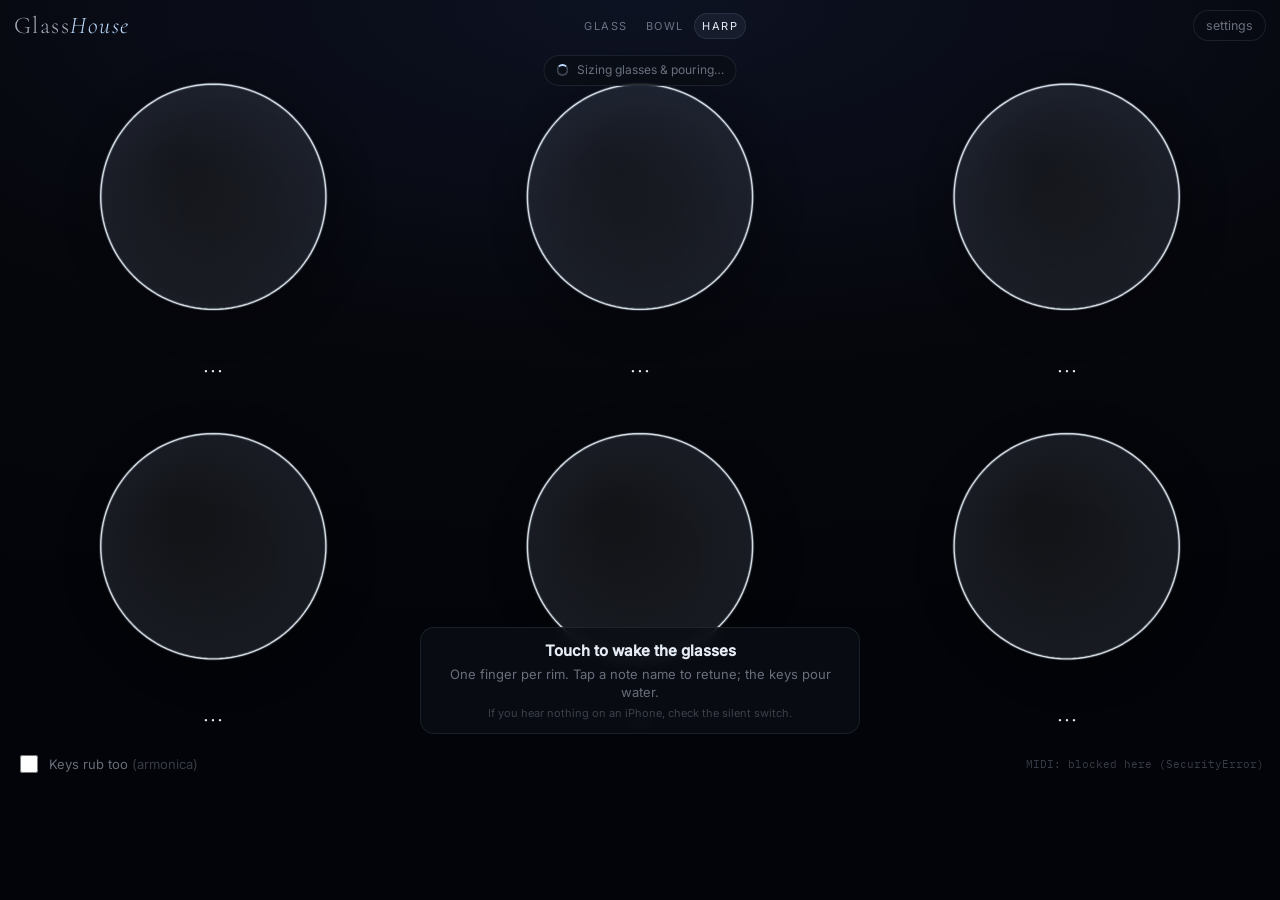
<file: harp.html>
<!DOCTYPE html>
<html lang="en">
<head>
<meta charset="utf-8">
<meta name="viewport" content="width=device-width, initial-scale=1, maximum-scale=1, user-scalable=no, viewport-fit=cover">
<title>GlassHouse · Harp</title>
<style>@font-face{font-family:'Cormorant Garamond';font-weight:300;font-style:normal;font-display:swap;src:url(assets/fonts/cormorant-garamond-latin-300-normal.woff2) format('woff2')}@font-face{font-family:'Cormorant Garamond';font-weight:400;font-style:normal;font-display:swap;src:url(assets/fonts/cormorant-garamond-latin-400-normal.woff2) format('woff2')}@font-face{font-family:'Cormorant Garamond';font-weight:300;font-style:italic;font-display:swap;src:url(assets/fonts/cormorant-garamond-latin-300-italic.woff2) format('woff2')}@font-face{font-family:'Cormorant Garamond';font-weight:400;font-style:italic;font-display:swap;src:url(assets/fonts/cormorant-garamond-latin-400-italic.woff2) format('woff2')}@font-face{font-family:'Inter';font-weight:300;font-style:normal;font-display:swap;src:url(assets/fonts/inter-latin-300-normal.woff2) format('woff2')}@font-face{font-family:'Inter';font-weight:400;font-style:normal;font-display:swap;src:url(assets/fonts/inter-latin-400-normal.woff2) format('woff2')}@font-face{font-family:'Inter';font-weight:500;font-style:normal;font-display:swap;src:url(assets/fonts/inter-latin-500-normal.woff2) format('woff2')}@font-face{font-family:'IBM Plex Mono';font-weight:400;font-style:normal;font-display:swap;src:url(assets/fonts/ibm-plex-mono-latin-400-normal.woff2) format('woff2')}</style>
<style>:root{--bg:#04050a;--card:rgba(12,15,26,.86);--line:rgba(190,210,240,.10);--ink:#e6ecf6;--dim:rgba(200,212,232,.5);--faint:rgba(190,205,230,.28);--accent:#bcdcff;--water:#3aa6d8;--warm:#f2c38b}
*{box-sizing:border-box;-webkit-tap-highlight-color:transparent}
html,body{margin:0;height:100%;background:radial-gradient(120% 70% at 50% 0%,#0d1222 0%,#06070d 55%,#030409 100%) var(--bg);color:var(--ink);font:15px/1.4 Inter,system-ui,-apple-system,sans-serif;-webkit-font-smoothing:antialiased;overflow:hidden;overscroll-behavior:none;-webkit-user-select:none;user-select:none;-webkit-touch-callout:none}
.app{height:100vh;height:100dvh;display:grid;grid-template-rows:auto minmax(0,1fr) auto;grid-template-columns:minmax(0,1fr);padding:env(safe-area-inset-top) env(safe-area-inset-right) env(safe-area-inset-bottom) env(safe-area-inset-left)}
header{display:flex;justify-content:space-between;align-items:center;gap:8px;padding:10px 14px 6px;min-width:0}
.mark{font:300 24px/1 "Cormorant Garamond",Georgia,serif;letter-spacing:.06em;color:rgba(220,230,245,.72);white-space:nowrap}
.mark i{font-style:italic;color:var(--accent)}
.tabs{display:flex;gap:2px;min-width:0}
.tabs a{color:var(--dim);text-decoration:none;font:400 11px Inter,sans-serif;letter-spacing:.14em;text-transform:uppercase;padding:6px 8px;border-radius:20px}
.tabs a.on{color:var(--ink);background:rgba(200,220,255,.06);box-shadow:inset 0 0 0 1px var(--line)}
.brand{display:flex;align-items:baseline;gap:10px}
h1{font:300 26px/1 Fraunces,Georgia,serif;margin:0}h1 span{font-weight:500;color:var(--accent)}
.mode{font:500 11px "IBM Plex Mono",monospace;letter-spacing:.12em;text-transform:uppercase;color:var(--faint)}
nav{display:flex;gap:8px;align-items:center}
a.solo{color:var(--dim);font-size:13px;text-decoration:none;padding:7px 10px}
button{font:400 12.5px Inter,sans-serif;color:var(--dim);background:rgba(200,220,255,.04);border:0;box-shadow:inset 0 0 0 1px var(--line);border-radius:22px;padding:8px 13px;cursor:pointer}
button.ghost{background:transparent}
button.primary{background:#1c3348;border-color:#2a4a66;color:#d7ecff}
.stagewrap{position:relative;min-height:0}
#stage{position:absolute;inset:0;width:100%;height:100%;display:block;touch-action:none}
.keysbar{padding:4px 10px 10px;min-width:0}
.keyopts{display:flex;justify-content:space-between;align-items:center;padding:2px 6px 6px;gap:10px;min-width:0}
.tog{display:flex;align-items:center;gap:8px;font-size:13px;color:var(--dim);flex:0 0 auto}
.tog em{font-style:normal;color:var(--faint)}
.tog input{width:18px;height:18px;accent-color:#9fd3ff}
.midi{font:11px "IBM Plex Mono",monospace;color:var(--faint);text-align:right;white-space:nowrap;overflow:hidden;text-overflow:ellipsis;min-width:0;flex:1 1 0}
.midi.on{color:var(--accent)}
#keys{width:100%;height:clamp(70px,12vh,120px);display:block;touch-action:none;border-radius:10px}
.hint{position:absolute;left:0;right:0;bottom:12px;display:flex;justify-content:center;pointer-events:none;transition:opacity .4s}
.hint.gone{opacity:0}
.hint-in{display:flex;flex-direction:column;gap:4px;align-items:center;text-align:center;background:rgba(10,14,20,.82);border:1px solid var(--line);border-radius:14px;padding:12px 16px;max-width:440px;backdrop-filter:blur(6px)}
.hint-in span{color:var(--dim);font-size:13px}.hint-in small{color:var(--faint);font-size:11px}
.busy{position:absolute;top:8px;left:50%;transform:translateX(-50%);display:flex;gap:8px;align-items:center;background:rgba(10,14,20,.85);border:1px solid var(--line);border-radius:20px;padding:6px 12px;font-size:12px;color:var(--dim);opacity:0;transition:opacity .2s;pointer-events:none}
.busy.on{opacity:1}
.spin{width:12px;height:12px;border-radius:50%;border:2px solid var(--faint);border-top-color:var(--accent);animation:sp .8s linear infinite}@keyframes sp{to{transform:rotate(360deg)}}
.sheet{position:fixed;inset:0;display:flex;align-items:flex-end;justify-content:center;background:rgba(0,0,0,.35);opacity:0;pointer-events:none;transition:opacity .2s;z-index:5}
.sheet.on{opacity:1;pointer-events:auto}
.sheet-in{width:min(560px,100%);max-height:86dvh;overflow:auto;background:var(--card);border:1px solid var(--line);border-radius:20px 20px 0 0;padding:14px 18px calc(18px + env(safe-area-inset-bottom));-webkit-user-select:none;user-select:none}
.sheet-head{display:flex;justify-content:space-between;align-items:center;margin-bottom:8px}
.ed-note{display:flex;gap:8px;align-items:center;justify-content:center;margin:6px 0}
.ed-note button{min-width:52px;padding:12px 10px}
.ed-big{display:flex;flex-direction:column;align-items:center;min-width:120px}
.ed-big b{font:300 38px/1 "Cormorant Garamond",serif}.ed-big span{font:12px "IBM Plex Mono",monospace;color:var(--dim)}
.ed-sub{color:var(--faint);font-size:12.5px;margin:8px 0}
.row{display:flex;flex-direction:column;gap:6px;margin:6px 0 10px}
.row label{font-size:13px;color:var(--dim);display:flex;justify-content:space-between}
.row em{font:normal 500 12.5px "IBM Plex Mono",monospace;color:var(--ink)}
.grid2{display:grid;grid-template-columns:1fr 1fr;gap:0 14px}
.btns{display:flex;gap:8px;flex-wrap:wrap;margin:4px 0 10px}
input[type=range]{width:100%;accent-color:#9fd3ff;height:26px}
select{appearance:none;-webkit-appearance:none;background:#0b0f15;color:var(--ink);border:1px solid var(--line);border-radius:10px;padding:9px 12px;font:inherit;font-size:14px;width:100%}
.seg{display:flex;background:#0b0f15;border:1px solid var(--line);border-radius:11px;padding:3px;gap:3px}
.seg button{flex:1;background:transparent;border:0;color:var(--dim);padding:8px 6px;border-radius:8px}
.seg button.on{background:#1d2735;color:var(--ink)}

@media (max-width:440px){
  .mark{font-size:20px;letter-spacing:.03em}
  .tabs a{padding:6px 6px;letter-spacing:.08em;font-size:10.5px}
  header button{padding:7px 10px}
  .hint-in{padding:9px 12px;max-width:300px}
  .hint-in span{font-size:12px}
}

.about{margin:4px 0 14px;padding:12px 14px;border-radius:16px;background:rgba(200,220,255,.03);box-shadow:inset 0 0 0 1px var(--line)}
.about h4{margin:0 0 6px;font:300 italic 20px "Cormorant Garamond",serif;color:rgba(220,230,245,.8)}
.about p{margin:0 0 8px;color:var(--dim);font-size:13px;line-height:1.6}
.sheet-in{background:rgba(12,15,26,.95);backdrop-filter:blur(18px);-webkit-backdrop-filter:blur(18px);box-shadow:inset 0 0 0 1px var(--line),0 -30px 80px -30px rgba(120,160,255,.25)}
.sheet-head b{font:300 italic 24px "Cormorant Garamond",serif;color:rgba(220,230,245,.8)}

.native-only{display:none !important}
body.native .native-only{display:inline-block !important}
body.native .web-only{display:none !important}
.keyopts .bt{padding:5px 10px;font-size:11.5px;flex:0 0 auto}
</style>
</head>
<body>
<div class="app">
  <header>
    <div class="mark">Glass<i>House</i></div>
    <nav class="tabs"><a href="index.html">Glass</a><a href="bowl.html">Bowl</a><a href="harp.html" class="on">Harp</a></nav>
    <button id="settingsBtn" class="ghost">settings</button>
  </header>

  <div class="stagewrap">
    <canvas id="stage" aria-label="Glass harp. Rub rims with one finger per glass; tap inside a glass to flick it; tap a label to retune."></canvas>
    <div id="hint" class="hint"><div class="hint-in"><b>Touch to wake the glasses</b><span>One finger per rim. Tap a note name to retune; the keys pour water.</span><small class="web-only">If you hear nothing on an iPhone, check the silent switch.</small></div></div>
    <div id="busy" class="busy"><div class="spin"></div><span id="busyMsg">Tuning…</span></div>
  </div>

  <div class="keysbar">
    <div class="keyopts">
      <label class="tog"><input type="checkbox" id="autorub"><span>Keys rub too <em>(armonica)</em></span></label>
      <span id="midiStat" class="midi">MIDI: —</span><button id="btMidiBtn" class="native-only bt">Bluetooth MIDI</button>
    </div>
    <canvas id="keys" aria-label="Keyboard: each key fills a glass with water to that pitch"></canvas>
  </div>
</div>

<div id="sheet" class="sheet">
  <div class="sheet-in">
    <div class="sheet-head"><b id="edTitle">Glass</b><button id="edClose" class="ghost">Done</button></div>
    <div class="ed-note">
      <button data-d="-12">−oct</button><button data-d="-1">−1</button>
      <div class="ed-big"><b id="edNote">C5</b><span id="edHz">—</span></div>
      <button data-d="1">+1</button><button data-d="12">+oct</button>
    </div>
    <p class="ed-sub">Changing the note re-sizes the glass and pours water to hit the pitch. Or set it by hand:</p>
    <div class="row"><label>Water <em id="edFillOut">—</em></label><input id="edFill" type="range" min="0" max="95" step="0.25"></div>
    <div class="row"><label>Size <em id="edSizeOut">—</em></label><input id="edSize" type="range" min="50" max="160" step="1"></div>
    <div class="row"><label>Shape</label><select id="edShape"></select></div>
  </div>
</div>

<div id="settings" class="sheet">
  <div class="sheet-in">
    <div class="sheet-head"><b>Harp settings</b><button id="setClose" class="ghost">Done</button></div>
    <div class="about">
      <h4>What this is</h4>
      <p>Nothing here is a recording. Each glass is a full physics model running on its own: an elastic crystal shell solved from its shape, water flowing inside it, and a wet fingertip that grips and slips around the rim. That stick–slip finds each glass's note by itself.</p>
      <p>Tuning works the way a glass-harp maker does it. The auto-tuner picks each glass's size, then pours water until the model sings exactly on the note. The keys pour water too. Water only lowers a glass's pitch, so each glass covers about 9–11 semitones.</p>
    </div>
    <div class="grid2">
      <div class="row"><label>Glasses</label><div class="seg" id="count"><button data-v="4">4</button><button data-v="5">5</button><button data-v="6" class="on">6</button></div></div>
      <div class="row"><label>Material</label><select id="material"></select></div>
    </div>
    <div class="grid2">
      <div class="row"><label>Root</label><select id="root"></select></div>
      <div class="row"><label>Scale</label><select id="scale"></select></div>
    </div>
    <div class="btns"><button id="tuneScale" class="primary">Tune to scale</button><button id="spread">Spread sizes for keyboard</button></div>
    <div class="row"><label>Finger pressure <em id="pressOut">1.00 N</em></label><input id="press" type="range" min="0.2" max="3" step="0.05" value="1"></div>
    <div class="row"><label>Finger</label><div class="seg" id="cond"><button data-v="wet" class="on">Wet &amp; clean</button><button data-v="dry">Dry</button><button data-v="oily">Oily</button></div></div>
    <div class="grid2">
      <div class="row"><label>Room <em id="reverbOut">30%</em></label><input id="reverb" type="range" min="0" max="100" value="30"></div>
      <div class="row"><label>Volume <em id="volOut">80%</em></label><input id="vol" type="range" min="0" max="100" value="80"></div>
    </div>
    <p class="ed-sub">Each glass is the same physics as the solo page (shell FE, potential-flow water, stick–slip finger), running as an independent voice. A glass's pitch range is set by its size: water can only lower it, by about 9–11 semitones from empty to nearly full.</p>
  </div>
</div>
<script type="text/plain" id="dsp-src">/*  GlassHouse — real-time dynamics (runs inside the AudioWorklet)
 *  ------------------------------------------------------------
 *  Each wet mode (n, m) is a degenerate pair (cos n·θ / sin n·θ shapes). A real
 *  glass is never perfectly axisymmetric, so the pair is split by a tiny
 *  fraction about a fixed "defect" axis — this is what makes real glasses beat.
 *
 *  Finger = fingertip pad: mass m_p on a shear spring/damper (skin) whose base
 *  is your fingertip moving round the rim. Pad ↔ glass contact obeys a
 *  velocity-weakening (Stribeck) friction law, solved implicitly every
 *  sub-step: stick if the force needed to keep zero slip is below μs·F_N,
 *  otherwise slip with μ(|v_rel|)·F_N. The glass side of that solve uses the
 *  exact one-step mobility of all modes at the contact point, so stick–slip
 *  locks to the glass resonance on its own — nothing is told what pitch to make.
 *  Skin also damps radial/axial rim motion under the finger (∝ F_N^0.7).
 *  Sound = far-field pressure from each mode's radiated power with its cos(nθ)
 *  directivity, picked up at two virtual mics in front of the glass.
 */
(function (root) {
  'use strict';
  const TAU = Math.PI * 2;
  const wrap = a => { a = (a + Math.PI) % TAU; if (a < 0) a += TAU; return a - Math.PI; };

  const FINGER = {
    wet:  { mu0: 0.60, d: 0.15, eps: 0.05, beta: 0.0, Dc: 2e-6, vAge: 0.002 },
    dry:  { mu0: 0.85, d: 0.03,  eps: 0.001, beta: 0.6, Dc: 2e-6, vAge: 0.002 },
    oily: { mu0: 0.22, d: 0.004, eps: 0.003, beta: 0.0, Dc: 2e-6, vAge: 0.002 },
    // puja sticks on bronze (rubbing the outside wall just below the rim)
    leather: { mu0: 0.55, d: 0.12, eps: 0.04, beta: 0.0, Dc: 2e-6, vAge: 0.002 },
    wood:    { mu0: 0.38, d: 0.07, eps: 0.04, beta: 0.0, Dc: 2e-6, vAge: 0.002 },
  };

  // puja contact mechanics: unilateral radial contact (penalty spring-dashpot), stick mass held by the hand,
  // tangential compliance of hand+stick. Leather is soft and lossy; bare wood is stiff, so it can lose
  // contact on every cycle once the rim amplitude exceeds the static indentation -> the rattle.
  const PUJA = {
    leather: { kc: 4e4, cc: 12, ms: 0.03, ch: 3, mp: 0.004, kp: 6000, cp: 4 },
    wood:    { kc: 4e5, cc: 6,  ms: 0.03, ch: 3, mp: 0.004, kp: 6000, cp: 4 },
  };

  // steady-state friction: logarithmic velocity weakening (rate-and-state form) + viscous term
  function muSteady(fr, v) { return Math.max(0.02, fr.mu0 - fr.d * Math.log((v + fr.eps) / 0.1) + fr.beta * v); }

  class GlassVoice {
    constructor(fs, opt) {
      this.fs = fs; this.os = (opt && opt.os) || 2; this.dt = 1 / (fs * this.os);
      this.N = 0; this.cap = 64; this.alloc(this.cap);
      this.keys = []; this.alpha = 0.37; this.split = 3e-4;
      this.Rrim = 0.036;
      // finger
      this.down = false; this.theta = 0; this.thetaT = 0; this.omT = 0; this.omS = 0;
      this.FN = 1.0; this.fr = FINGER.wet; this.mu = 0.7;
      this.mp = 3e-5; this.kp = 1000; this.cp = 1.5;   // fingertip shear impedance (Wiertlewski & Hayward 2012) this.xp = 0; this.vp = 0; this.vb = 0;
      this.cc0 = 3.0; this.rough = 0.01; this.ridge = 4.5e-4; this.ridgePh = 0; this.nz = 0;
      // taps
      this.tapT = -1; this.tapDur = 4e-4; this.tapF = 0; this.tapTh = 0;
      // exciter: 'finger' (on the rim top, constant normal force) or 'puja' (radial unilateral contact)
      this.exc = 'finger'; this.side = 1; this.pj = PUJA.leather; this.y = 0; this.yd = 0; this.Fc = 0; this.contactCount = 0; this.FcAcc = 0;
      // mics: viewer is at the bottom of the screen (theta = +pi/2), mics +-25 deg
      this.mic = [Math.PI / 2 + 0.44, Math.PI / 2 - 0.44];
      this.gain = 1 / 0.25;                            // 0.25 Pa -> full scale
      this.stickCount = 0; this.stepCount = 0; this.pAcc = 0; this.pN = 0;
      this.seed = 12345;
      this.glideA = 1 - Math.exp(-this.dt / 0.012);
    }
    alloc(n) {
      const F = () => new Float64Array(n);
      this.q = F(); this.v = F(); this.w2 = F(); this.w2T = F(); this.dc = F(); this.om = F();
      this.nn = new Int32Array(n); this.isB = new Uint8Array(n);
      this.aT = F(); this.aR = F(); this.aA = F(); this.gL = F(); this.gR = F(); this.G = F();
      this.pT = F(); this.pR = F(); this.pA = F(); this.vs = F();
    }
    rand() { this.seed = (this.seed * 1664525 + 1013904223) >>> 0; return this.seed / 4294967296 * 2 - 1; }

    setModes(list, opt) {
      opt = opt || {};
      if (opt.split != null) this.split = opt.split;
      if (opt.alpha != null) this.alpha = opt.alpha;
      if (opt.Rrim) this.Rrim = opt.Rrim;
      const oldIdx = new Map(); this.keys.forEach((k, i) => oldIdx.set(k, i));
      const oq = this.q, ov = this.v, ow2 = this.w2;
      const lim = 1.7 / this.dt, need = list.length * 2;
      if (need > this.cap) { this.cap = need; }
      const q = new Float64Array(this.cap), v = new Float64Array(this.cap);
      const keep = this.q; this.alloc(this.cap);
      const keys = []; let k = 0;
      for (const m of list) {
        if (m.omega > lim) continue;
        for (let b = 0; b < 2; b++) {
          const key = m.key + (b ? 'B' : 'A'), j = oldIdx.get(key);
          const om = m.omega * (1 + (b ? 0.5 : -0.5) * this.split);
          this.om[k] = om;
          this.w2T[k] = Math.pow(2 / this.dt * Math.sin(om * this.dt / 2), 2);  // pre-warped for symplectic Euler
          // keep the vibration and glide the stiffness when a mode is retuned (pouring while it sings)
          if (j != null) { q[k] = oq[j]; v[k] = ov[j]; this.w2[k] = ow2[j]; } else this.w2[k] = this.w2T[k];
          this.dc[k] = 2 * m.zeta * om;
          this.nn[k] = m.n; this.isB[k] = b;
          this.aT[k] = m.rimV; this.aR[k] = m.rimR; this.aA[k] = m.rimA; this.G[k] = m.G;
          const fL = this.mic[0] - this.alpha, fR = this.mic[1] - this.alpha;
          this.gL[k] = m.G * (b ? Math.sin(m.n * fL) : Math.cos(m.n * fL));
          this.gR[k] = m.G * (b ? Math.sin(m.n * fR) : Math.cos(m.n * fR));
          keys.push(key); k++;
        }
      }
      this.q = q; this.v = v; this.N = k; this.keys = keys;
    }

    setFinger(f) {
      if (f.FN != null) this.FN = f.FN;
      if (f.cond) this.fr = FINGER[f.cond] || FINGER.wet;
      if (f.down != null) {
        if (f.down && !this.down) { this.mu = muSteady(this.fr, 0); this.seatPuja = true; this.theta = f.theta; this.thetaT = f.theta; this.omS = 0; this.xp = 0; this.vp = 0; }
        this.down = f.down;
      }
      if (f.theta != null) this.thetaT = f.theta;
      if (f.omega != null) this.omT = f.omega;
    }
    // true when the glass is silent and untouched: skip it entirely (saves CPU with many glasses)
    quiet() {
      if (this.down || this.tapT >= 0) return false;
      let e = 0; for (let k = 0; k < this.N; k++) e += this.G[k] * (Math.abs(this.v[k]) + this.om[k] * Math.abs(this.q[k]));
      if (e < 3e-6) { if (e > 0) { this.q.fill(0); this.v.fill(0); } return true; }
      return false;
    }
    tap(theta, force, dur) { this.tapT = 0; this.tapTh = theta; this.tapF = force || 6; this.tapDur = dur || 4e-4; }
    setExciter(e) {
      if (e.kind) this.exc = e.kind;
      if (e.side) this.side = e.side;
      if (e.stick && PUJA[e.stick]) { this.pj = PUJA[e.stick]; this.fr = FINGER[e.stick]; }
      if (this.exc === 'puja') { this.mp = this.pj.mp; this.kp = this.pj.kp; this.cp = this.pj.cp; }
      else { this.mp = 3e-5; this.kp = 1000; this.cp = 1.5; }
    }
    damp() { this.q.fill(0); this.v.fill(0); }

    // shape factors for oscillator k at angle th
    process(outL, outR, len) {
      const dt = this.dt, os = this.os, N = this.N, fr = this.fr;
      const q = this.q, v = this.v, w2 = this.w2, dc = this.dc, nn = this.nn, isB = this.isB;
      const aT = this.aT, aR = this.aR, aA = this.aA, pT = this.pT, pR = this.pR, pA = this.pA, vs = this.vs;
      const cn = new Float64Array(8), snn = new Float64Array(8), tc = new Float64Array(8), ts = new Float64Array(8);
      const aW = 1 - Math.exp(-dt / 0.018);
      for (let i = 0; i < len; i++) {
        let accL = 0, accR = 0;
        for (let o = 0; o < os; o++) {
          // ---- finger kinematics (smoothed velocity, soft position lock)
          if (this.down) {
            this.omS += (this.omT - this.omS) * aW;
            this.thetaT += this.omT * dt;
            this.theta += this.omS * dt + wrap(this.thetaT - this.theta) * 25 * dt;
            this.vb = this.Rrim * this.omS;
          }
          const ph = this.theta - this.alpha, c1 = Math.cos(ph), s1 = Math.sin(ph);
          cn[0] = 1; snn[0] = 0; cn[1] = c1; snn[1] = s1;
          for (let n = 2; n < 8; n++) { cn[n] = cn[n - 1] * c1 - snn[n - 1] * s1; snn[n] = snn[n - 1] * c1 + cn[n - 1] * s1; }
          let tapping = false, Ft = 0;
          if (this.tapT >= 0) {
            const tp = this.tapTh - this.alpha, c = Math.cos(tp), s = Math.sin(tp);
            tc[0] = 1; ts[0] = 0; tc[1] = c; ts[1] = s;
            for (let n = 2; n < 8; n++) { tc[n] = tc[n - 1] * c - ts[n - 1] * s; ts[n] = ts[n - 1] * c + tc[n - 1] * s; }
            Ft = -this.tapF * Math.sin(Math.PI * this.tapT / this.tapDur);          // inward radial push
            tapping = true; this.tapT += dt; if (this.tapT > this.tapDur) this.tapT = -1;
          }
          // ---- contact geometry + explicit forces
          let vr = 0, va = 0, Y = 0;
          for (let k = 0; k < N; k++) {
            const n = nn[k], C = cn[n], S = snn[n];
            if (isB[k]) { pT[k] = -aT[k] * C; pR[k] = aR[k] * S; pA[k] = aA[k] * S; }
            else { pT[k] = aT[k] * S; pR[k] = aR[k] * C; pA[k] = aA[k] * C; }
            vr += pR[k] * v[k]; va += pA[k] * v[k]; Y += pT[k] * pT[k];
          }
          let Fr, Fa, FNnow = this.FN;
          if (this.exc === 'puja') {
            let ur = 0; for (let k = 0; k < N; k++) ur += pR[k] * q[k];
            const P = this.pj, sd = this.side;
            let Fc = 0;
            if (this.down) {
              if (this.seatPuja) { this.y = ur - sd * this.FN / P.kc; this.yd = vr; this.seatPuja = false; }
              const del = sd * (ur - this.y), deld = sd * (vr - this.yd);
              if (del > 0) { Fc = P.kc * del + P.cc * deld; if (Fc < 0) Fc = 0; }
              this.yd += dt * (sd * Fc - sd * this.FN - P.ch * this.yd) / P.ms; this.y += dt * this.yd;
              if (Fc > 0) this.contactCount++;
              this.FcAcc += Fc;
            }
            this.Fc = Fc; FNnow = Fc;
            Fr = -sd * Fc; Fa = 0;
          } else {
            const cc = this.down ? this.cc0 * Math.sqrt(this.FN) : 0;
            Fr = -cc * vr; Fa = -cc * va;
          }
          let vg = 0;
          for (let k = 0; k < N; k++) {
            let Q = pR[k] * Fr + pA[k] * Fa;
            if (tapping) { const n = nn[k]; Q += Ft * aR[k] * (isB[k] ? ts[n] : tc[n]); }
            w2[k] += (this.w2T[k] - w2[k]) * this.glideA;
            const vk = (v[k] + dt * (-w2[k] * q[k] + Q)) / (1 + dc[k] * dt);
            vs[k] = vk; vg += pT[k] * vk;
          }
          // ---- friction (implicit)
          let F = 0;
          if (this.down && FNnow > 0) {
            const mp = this.mp;
            const vpS = (this.vp + dt * (-this.kp * this.xp + this.cp * this.vb) / mp) / (1 + this.cp * dt / mp);
            const vrel = vpS - vg, Z = dt * (1 / mp + Y);
            // fingerprint ridges + skin micro-roughness modulate the friction coefficient
            this.ridgePh += Math.abs(this.vb) * dt / this.ridge;
            this.nz = 0.97 * this.nz + 0.03 * this.rand();
            const mod = 1 + this.rough * (0.6 * Math.sin(TAU * this.ridgePh) + 4 * this.nz);
            const FN = FNnow, muNow = this.mu * mod;
            const Fs = vrel / Z;
            let vAfter;
            if (Math.abs(Fs) <= muNow * FN) { F = Fs; vAfter = 0; this.stickCount++; }
            else { const sg = vrel > 0 ? 1 : -1; F = sg * muNow * FN; vAfter = vrel - Z * F; }
            // rate-and-state friction: the contact's friction level relaxes toward the
            // steady-state Stribeck value over a slip distance Dc (and re-ages while stuck)
            const av = Math.abs(vAfter);
            const muSS = muSteady(fr, av);
            const rate = fr.tau ? 1 / fr.tau : (av + fr.vAge) / fr.Dc;
            this.mu += (muSS - this.mu) * (1 - Math.exp(-dt * rate));
            this.vp = vpS - dt * F / mp;
            this.xp += dt * (this.vp - this.vb);
            this.stepCount++;
          }
          // ---- update modes, radiate
          let pl = 0, pr = 0;
          const gL = this.gL, gR = this.gR;
          for (let k = 0; k < N; k++) {
            const vk = vs[k] + dt * pT[k] * F;
            v[k] = vk; q[k] += dt * vk;
            pl += gL[k] * vk; pr += gR[k] * vk;
          }
          accL += pl; accR += pr;
        }
        const L = accL / os, R = accR / os;
        this.pAcc += 0.5 * (L * L + R * R); this.pN++;
        outL[i] = L * this.gain; outR[i] = R * this.gain;
      }
    }

    // snapshot for visuals: complex amplitude per oscillator
    snapshot() {
      const N = this.N, amps = new Float64Array(N * 2);
      for (let k = 0; k < N; k++) { amps[2 * k] = this.q[k]; amps[2 * k + 1] = this.v[k] / this.om[k]; }
      const prms = Math.sqrt(this.pAcc / Math.max(1, this.pN));
      const stick = this.stepCount ? this.stickCount / this.stepCount : 0;
      const steps = this.pN * this.os, contact = this.down && steps ? this.contactCount / steps : 0, Fmean = steps ? this.FcAcc / steps : 0;
      this.pAcc = 0; this.pN = 0; this.stickCount = 0; this.stepCount = 0; this.contactCount = 0; this.FcAcc = 0;
      return { keys: this.keys.slice(), amps, theta: this.theta, down: this.down, prms, stick, vb: this.vb, alpha: this.alpha, contact, Fmean, y: this.y };
    }
  }

  const api = { GlassVoice, FINGER, PUJA };
  if (typeof module !== 'undefined' && module.exports) module.exports = api; else root.GlassDSP = api;
})(typeof globalThis !== 'undefined' ? globalThis : this);
</script>
<script type="text/plain" id="phys-src">/*  GlassHouse — physics core
 *  ------------------------------------------------------------
 *  1. Glass bowl = thin elastic shell of revolution (Love first-approximation
 *     strains), discretised along the meridian with C1 Hermite-cubic elements
 *     for u (meridional), v (circumferential), w (normal), one Fourier order n
 *     at a time, clamped where the bowl meets the stem.
 *  2. Liquid = inviscid, incompressible potential flow inside the real bowl
 *     shape, pressure-release free surface (phi = 0; gravity/capillarity are
 *     negligible at audio frequency). Solved by Ritz minimisation of the
 *     kinetic-energy functional -> added-mass matrix in dry-mode coordinates.
 *  3. Wet modes = generalised eigenproblem K q = w^2 (M + M_fluid) q in a
 *     basis of dry modes.
 *  4. Losses per mode: material loss factor, acoustic radiation (exact 2-D
 *     cylindrical-harmonic radiation resistance applied strip-wise along the
 *     bowl height), viscous Stokes boundary layer of the liquid at the wall
 *     (from the potential-flow slip velocity), small support loss.
 */
(function (root) {
  'use strict';

  // ---------------------------------------------------------------- linalg
  function mat(n, m) { const a = new Array(n); for (let i = 0; i < n; i++) a[i] = new Float64Array(m); return a; }

  function cholesky(A) {
    const n = A.length, L = mat(n, n);
    for (let j = 0; j < n; j++) {
      let s = A[j][j];
      const Lj = L[j];
      for (let k = 0; k < j; k++) s -= Lj[k] * Lj[k];
      if (!(s > 0)) throw new Error('matrix not SPD at ' + j + ' (' + s + ')');
      const d = Math.sqrt(s); Lj[j] = d;
      for (let i = j + 1; i < n; i++) {
        const Li = L[i]; let t = A[i][j];
        for (let k = 0; k < j; k++) t -= Li[k] * Lj[k];
        Li[j] = t / d;
      }
    }
    return L;
  }
  function fwdSub(L, b) { const n = L.length, x = new Float64Array(n); for (let i = 0; i < n; i++) { let s = b[i]; const Li = L[i]; for (let k = 0; k < i; k++) s -= Li[k] * x[k]; x[i] = s / Li[i]; } return x; }
  function bwdSubT(L, b) { const n = L.length, x = new Float64Array(n); for (let i = n - 1; i >= 0; i--) { let s = b[i]; for (let k = i + 1; k < n; k++) s -= L[k][i] * x[k]; x[i] = s / L[i][i]; } return x; }
  function cholSolve(L, b) { return bwdSubT(L, fwdSub(L, b)); }

  // Symmetric eigen-decomposition (Householder tridiagonalisation + implicit QL; JAMA port)
  function symEig(A) {
    const n = A.length, V = A.map(r => Float64Array.from(r)), d = new Float64Array(n), e = new Float64Array(n);
    for (let j = 0; j < n; j++) d[j] = V[n - 1][j];
    for (let i = n - 1; i > 0; i--) {
      let scale = 0, h = 0;
      for (let k = 0; k < i; k++) scale += Math.abs(d[k]);
      if (scale === 0) {
        e[i] = d[i - 1];
        for (let j = 0; j < i; j++) { d[j] = V[i - 1][j]; V[i][j] = 0; V[j][i] = 0; }
      } else {
        for (let k = 0; k < i; k++) { d[k] /= scale; h += d[k] * d[k]; }
        let f = d[i - 1], g = Math.sqrt(h); if (f > 0) g = -g;
        e[i] = scale * g; h -= f * g; d[i - 1] = f - g;
        for (let j = 0; j < i; j++) e[j] = 0;
        for (let j = 0; j < i; j++) {
          f = d[j]; V[j][i] = f; g = e[j] + V[j][j] * f;
          for (let k = j + 1; k <= i - 1; k++) { g += V[k][j] * d[k]; e[k] += V[k][j] * f; }
          e[j] = g;
        }
        f = 0;
        for (let j = 0; j < i; j++) { e[j] /= h; f += e[j] * d[j]; }
        const hh = f / (h + h);
        for (let j = 0; j < i; j++) e[j] -= hh * d[j];
        for (let j = 0; j < i; j++) {
          f = d[j]; g = e[j];
          for (let k = j; k <= i - 1; k++) V[k][j] -= (f * e[k] + g * d[k]);
          d[j] = V[i - 1][j]; V[i][j] = 0;
        }
      }
      d[i] = h;
    }
    for (let i = 0; i < n - 1; i++) {
      V[n - 1][i] = V[i][i]; V[i][i] = 1; const h = d[i + 1];
      if (h !== 0) {
        for (let k = 0; k <= i; k++) d[k] = V[k][i + 1] / h;
        for (let j = 0; j <= i; j++) {
          let g = 0;
          for (let k = 0; k <= i; k++) g += V[k][i + 1] * V[k][j];
          for (let k = 0; k <= i; k++) V[k][j] -= g * d[k];
        }
      }
      for (let k = 0; k <= i; k++) V[k][i + 1] = 0;
    }
    for (let j = 0; j < n; j++) { d[j] = V[n - 1][j]; V[n - 1][j] = 0; }
    V[n - 1][n - 1] = 1; e[0] = 0;
    for (let i = 1; i < n; i++) e[i - 1] = e[i];
    e[n - 1] = 0;
    let f = 0, tst1 = 0; const eps = Math.pow(2, -52);
    for (let l = 0; l < n; l++) {
      tst1 = Math.max(tst1, Math.abs(d[l]) + Math.abs(e[l]));
      let m = l;
      while (m < n) { if (Math.abs(e[m]) <= eps * tst1) break; m++; }
      if (m > l) {
        let iter = 0;
        do {
          if (++iter > 200) break;
          let g = d[l], p = (d[l + 1] - g) / (2 * e[l]), r = Math.hypot(p, 1); if (p < 0) r = -r;
          d[l] = e[l] / (p + r); d[l + 1] = e[l] * (p + r);
          const dl1 = d[l + 1]; let h = g - d[l];
          for (let i = l + 2; i < n; i++) d[i] -= h;
          f += h;
          p = d[m]; let c = 1, c2 = c, c3 = c; const el1 = e[l + 1]; let s = 0, s2 = 0;
          for (let i = m - 1; i >= l; i--) {
            c3 = c2; c2 = c; s2 = s;
            g = c * e[i]; h = c * p; r = Math.hypot(p, e[i]);
            e[i + 1] = s * r; s = e[i] / r; c = p / r; p = c * d[i] - s * g;
            d[i + 1] = h + s * (c * g + s * d[i]);
            for (let k = 0; k < n; k++) { h = V[k][i + 1]; V[k][i + 1] = s * V[k][i] + c * h; V[k][i] = c * V[k][i] - s * h; }
          }
          p = -s * s2 * c3 * el1 * e[l] / dl1; e[l] = s * p; d[l] = c * p;
        } while (Math.abs(e[l]) > eps * tst1);
      }
      d[l] = d[l] + f; e[l] = 0;
    }
    const idx = Array.from({ length: n }, (_, i) => i).sort((a, b) => d[a] - d[b]);
    return { values: idx.map(i => d[i]), vectors: idx.map(i => { const v = new Float64Array(n); for (let k = 0; k < n; k++) v[k] = V[k][i]; return v; }) };
  }

  // Generalised symmetric-definite eigenproblem K x = lambda M x, x^T M x = 1
  function genEig(K, M, nKeep) {
    const n = K.length, L = cholesky(M);
    const X = mat(n, n);                              // X = L^-1 K   (column by column)
    const col = new Float64Array(n);
    for (let j = 0; j < n; j++) { for (let i = 0; i < n; i++) col[i] = K[i][j]; const y = fwdSub(L, col); for (let i = 0; i < n; i++) X[i][j] = y[i]; }
    const C = mat(n, n);                              // C = L^-1 X^T
    for (let j = 0; j < n; j++) { for (let i = 0; i < n; i++) col[i] = X[j][i]; const y = fwdSub(L, col); for (let i = 0; i < n; i++) C[i][j] = y[i]; }
    for (let i = 0; i < n; i++) for (let j = 0; j < i; j++) { const a = 0.5 * (C[i][j] + C[j][i]); C[i][j] = a; C[j][i] = a; }
    const { values, vectors } = symEig(C);
    const k = Math.min(nKeep || n, n), out = [];
    for (let i = 0; i < k; i++) out.push({ lambda: values[i], x: bwdSubT(L, vectors[i]) });
    return out;
  }

  // -------------------------------------------------------------- quadrature
  const GL = (function () {
    function rule(n) {                                // Gauss-Legendre on [-1,1]
      const x = new Float64Array(n), w = new Float64Array(n);
      for (let i = 0; i < n; i++) {
        let z = Math.cos(Math.PI * (i + 0.75) / (n + 0.5)), pp = 0;
        for (let it = 0; it < 100; it++) {
          let p1 = 1, p2 = 0;
          for (let j = 1; j <= n; j++) { const p3 = p2; p2 = p1; p1 = ((2 * j - 1) * z * p2 - (j - 1) * p3) / j; }
          pp = n * (z * p1 - p2) / (z * z - 1);
          const z1 = z; z = z1 - p1 / pp; if (Math.abs(z - z1) < 1e-15) break;
        }
        x[i] = z; w[i] = 2 / ((1 - z * z) * pp * pp);
      }
      return { x, w };
    }
    const c = {}; return n => c[n] || (c[n] = rule(n));
  })();

  // Legendre P_0..P_{N-1} and derivatives at X
  function legendre(N, X, P, dP) {
    P[0] = 1; dP[0] = 0; if (N > 1) { P[1] = X; dP[1] = 1; }
    for (let k = 2; k < N; k++) { P[k] = ((2 * k - 1) * X * P[k - 1] - (k - 1) * P[k - 2]) / k; dP[k] = dP[k - 2] + (2 * k - 1) * P[k - 1]; }
  }

  // ----------------------------------------------------------------- Bessel
  const EULER = 0.5772156649015329;
  function besselJ(n, x) { let s = 0, t = Math.pow(x / 2, n); for (let k = 1; k <= n; k++) t /= k; for (let k = 0; k < 80; k++) { s += t; t *= -(x * x / 4) / ((k + 1) * (k + 1 + n)); if (Math.abs(t) < 1e-18 * Math.abs(s)) break; } return s; }
  function besselY(n, x) {                            // A&S 9.1.11, integer n >= 0
    const h = x / 2; let s1 = 0;
    if (n > 0) { const fact = [1]; for (let i = 1; i <= n; i++) fact[i] = fact[i - 1] * i; for (let k = 0; k < n; k++) s1 += fact[n - k - 1] / fact[k] * Math.pow(h * h, k); s1 *= -Math.pow(h, -n) / Math.PI; }
    const s2 = 2 / Math.PI * Math.log(h) * besselJ(n, x);
    let psiK = -EULER, psiNK = -EULER; for (let i = 1; i <= n; i++) psiNK += 1 / i;
    let t = Math.pow(h, n); for (let i = 1; i <= n; i++) t /= i;          // (h^n)/(0! n!)
    let s3 = 0;
    for (let k = 0; k < 80; k++) {
      s3 += (psiK + psiNK) * t;
      t *= -(h * h) / ((k + 1) * (n + k + 1)); psiK += 1 / (k + 1); psiNK += 1 / (n + k + 1);
      if (Math.abs(t) < 1e-18) break;
    }
    return s1 + s2 - s3 / Math.PI;
  }
  // Real part of the specific radiation impedance of a cylinder vibrating as cos(n theta):
  //   z_n = i rho c H_n(ka)/H_n'(ka);  Re z_n = rho c * (2/(pi ka)) / |H_n'(ka)|^2  (Wronskian)
  function radResistance(n, x, rhoC) {
    const dJ = n === 0 ? -besselJ(1, x) : 0.5 * (besselJ(n - 1, x) - besselJ(n + 1, x));
    const dY = n === 0 ? -besselY(1, x) : 0.5 * (besselY(n - 1, x) - besselY(n + 1, x));
    return rhoC * (2 / (Math.PI * x)) / (dJ * dJ + dY * dY);
  }

  // --------------------------------------------------------------- geometry
  // Midsurface meridian = cubic Bezier in (r, z) [mm], P0 at stem junction.
  function makeGeometry(P, scale, tRim, tBase, thickFn) {
    const S = scale * 1e-3;
    const p = P.map(q => [q[0] * S, q[1] * S]);
    function bz(t) {
      const u = 1 - t;
      const r = u * u * u * p[0][0] + 3 * u * u * t * p[1][0] + 3 * u * t * t * p[2][0] + t * t * t * p[3][0];
      const z = u * u * u * p[0][1] + 3 * u * u * t * p[1][1] + 3 * u * t * t * p[2][1] + t * t * t * p[3][1];
      const d1 = (a, b) => 3 * (u * u * (p[1][a] - p[0][a]) + 2 * u * t * (p[2][a] - p[1][a]) + t * t * (p[3][a] - p[2][a]));
      const d2 = a => 6 * (u * (p[2][a] - 2 * p[1][a] + p[0][a]) + t * (p[3][a] - 2 * p[2][a] + p[1][a]));
      const d3 = a => 6 * (p[3][a] - 3 * p[2][a] + 3 * p[1][a] - p[0][a]);
      return { r, z, rt: d1(0), zt: d1(1), rtt: d2(0), ztt: d2(1), rttt: d3(0), zttt: d3(1) };
    }
    const NT = 4000, Ts = new Float64Array(NT + 1), Ss = new Float64Array(NT + 1);
    let prev = Math.hypot(bz(0).rt, bz(0).zt);
    for (let i = 1; i <= NT; i++) {                   // Simpson per sub-interval
      const t0 = (i - 1) / NT, t1 = i / NT, tm = 0.5 * (t0 + t1);
      const bm = bz(tm), b1 = bz(t1), sm = Math.hypot(bm.rt, bm.zt), s1 = Math.hypot(b1.rt, b1.zt);
      Ss[i] = Ss[i - 1] + (t1 - t0) * (prev + 4 * sm + s1) / 6; Ts[i] = t1; prev = s1;
    }
    const L = Ss[NT];
    function tOfS(s) {
      if (s <= 0) return 0; if (s >= L) return 1;
      let lo = 0, hi = NT; while (hi - lo > 1) { const m = (lo + hi) >> 1; if (Ss[m] < s) lo = m; else hi = m; }
      let t = Ts[lo] + (s - Ss[lo]) / (Ss[hi] - Ss[lo]) * (Ts[hi] - Ts[lo]);
      const b = bz(t); t += 0; return t;
    }
    function thick(s) { if (thickFn) return thickFn(s, L); const x = 1 - s / L; return tRim + (tBase - tRim) * x * x; }
    function at(s) {
      const b = bz(tOfS(s));
      const sig = Math.hypot(b.rt, b.zt), c = b.rt / sig, sn = b.zt / sig;
      const N = b.rt * b.ztt - b.zt * b.rtt, Nt = b.rt * b.zttt - b.zt * b.rttt;
      const sigt = (b.rt * b.rtt + b.zt * b.ztt) / sig;
      const k1 = N / (sig * sig * sig);
      const dk1 = (Nt / (sig * sig * sig) - 3 * N * sigt / (sig * sig * sig * sig)) / sig;
      const k2 = sn / b.r, dk2 = c * (k1 - k2) / b.r;
      return { r: b.r, z: b.z, c, sn, k1, dk1, k2, dk2, t: thick(s) };
    }
    // inner (liquid-side) surface table, z made monotone
    const NI = 800, inner = { s: new Float64Array(NI + 1), r: new Float64Array(NI + 1), z: new Float64Array(NI + 1) };
    for (let i = 0; i <= NI; i++) {
      const s = L * i / NI, g = at(s);
      inner.s[i] = s; inner.r[i] = g.r - 0.5 * g.t * g.sn; inner.z[i] = g.z + 0.5 * g.t * g.c;
      if (i > 0 && inner.z[i] <= inner.z[i - 1]) inner.z[i] = inner.z[i - 1] + 1e-9;
    }
    function innerAtZ(zq) {                           // returns {r, s}
      const Z = inner.z; if (zq <= Z[0]) return { r: inner.r[0], s: 0 };
      if (zq >= Z[NI]) return { r: inner.r[NI], s: L };
      let lo = 0, hi = NI; while (hi - lo > 1) { const m = (lo + hi) >> 1; if (Z[m] < zq) lo = m; else hi = m; }
      const f = (zq - Z[lo]) / (Z[hi] - Z[lo]);
      return { r: inner.r[lo] + f * (inner.r[hi] - inner.r[lo]), s: inner.s[lo] + f * (inner.s[hi] - inner.s[lo]) };
    }
    let rMaxOuter = 0; for (let i = 0; i <= 200; i++) { const g = at(L * i / 200); rMaxOuter = Math.max(rMaxOuter, g.r + 0.5 * g.t * g.sn); }
    const rim = at(L);
    return { L, at, thick, inner, innerAtZ, zFloor: inner.z[0], zRimIn: inner.z[NI], rim, rimR: rim.r, rMaxOuter, profileT: bz };
  }

  // -------------------------------------------------------- shell FE (order n)
  function hermite(x, h, N, dN, ddN) {
    const x2 = x * x, x3 = x2 * x;
    N[0] = 1 - 3 * x2 + 2 * x3; N[1] = h * (x - 2 * x2 + x3); N[2] = 3 * x2 - 2 * x3; N[3] = h * (x3 - x2);
    dN[0] = (-6 * x + 6 * x2) / h; dN[1] = (1 - 4 * x + 3 * x2); dN[2] = (6 * x - 6 * x2) / h; dN[3] = (3 * x2 - 2 * x);
    ddN[0] = (-6 + 12 * x) / (h * h); ddN[1] = (-4 + 6 * x) / h; ddN[2] = (6 - 12 * x) / (h * h); ddN[3] = (6 * x - 2) / h;
  }
  const FIELD_OFF = { U: 0, V: 2, W: 4 };
  const LOC = f => [FIELD_OFF[f], FIELD_OFF[f] + 1, 6 + FIELD_OFF[f], 6 + FIELD_OFF[f] + 1];
  const LU = LOC('U'), LV = LOC('V'), LW = LOC('W');

  function shellModes(geo, matl, n, opts) {
    opts = opts || {};
    const Ne = opts.Ne || 36, nKeep = opts.nKeep || 8, clamp = opts.clamp !== false;
    const L = geo.L, nodes = new Float64Array(Ne + 1);
    for (let i = 0; i <= Ne; i++) { const x = i / Ne; nodes[i] = L * (0.6 * x + 0.4 * x * x); } // finer near the clamp
    const nd = 6 * (Ne + 1), K = mat(nd, nd), M = mat(nd, nd);
    const E = matl.E, nu = matl.nu, rho = matl.rho, q = GL(5);
    const N = new Float64Array(4), dN = new Float64Array(4), ddN = new Float64Array(4);
    const rows = Array.from({ length: 9 }, () => new Float64Array(12)); // e1 e2 g k1 k2 tw | U V W
    for (let e = 0; e < Ne; e++) {
      const sa = nodes[e], h = nodes[e + 1] - sa, base = 6 * e;
      for (let iq = 0; iq < q.x.length; iq++) {
        const x = 0.5 * (q.x[iq] + 1), wq = 0.5 * q.w[iq] * h, s = sa + x * h, g = geo.at(s);
        hermite(x, h, N, dN, ddN);
        for (const r of rows) r.fill(0);
        const [e1, e2, gm, kb1, kb2, tw, mU, mV, mW] = rows;
        const r = g.r, c = g.c, k1 = g.k1, k2 = g.k2, dk1 = g.dk1, dk2 = g.dk2;
        for (let a = 0; a < 4; a++) {
          const iu = LU[a], iv = LV[a], iw = LW[a];
          const U = N[a], Up = dN[a], V = N[a], Vp = dN[a], W = N[a], Wp = dN[a], Wpp = ddN[a];
          // contributions of U-dof
          e1[iu] += Up; e2[iu] += c * U / r; gm[iu] += -n * U / r;
          { const B1 = k1 * U, B1p = dk1 * U + k1 * Up; kb1[iu] += B1p; kb2[iu] += c * B1 / r; tw[iu] += -n * B1 / r; }
          mU[iu] += U;
          // V-dof
          e2[iv] += n * V / r; gm[iv] += Vp - c * V / r;
          { const B2 = k2 * V, B2p = dk2 * V + k2 * Vp; kb2[iv] += n * B2 / r; tw[iv] += B2p - c * B2 / r; }
          mV[iv] += V;
          // W-dof
          e1[iw] += k1 * W; e2[iw] += k2 * W;
          { const B1 = -Wp, B1p = -Wpp, B2 = n * W / r, B2p = n * (Wp / r - c * W / (r * r));
            kb1[iw] += B1p; kb2[iw] += (n * B2 + c * B1) / r; tw[iw] += B2p - c * B2 / r - n * B1 / r; }
          mW[iw] += W;
        }
        const t = g.t, Cm = E * t / (1 - nu * nu), Db = E * t * t * t / (12 * (1 - nu * nu));
        const dA = Math.PI * r * wq, mu = rho * t * dA, G = 0.5 * (1 - nu);
        for (let i = 0; i < 12; i++) {
          const Ki = K[base + i], Mi = M[base + i];
          for (let j = 0; j < 12; j++) {
            Ki[base + j] += dA * (Cm * (e1[i] * e1[j] + e2[i] * e2[j] + nu * (e1[i] * e2[j] + e2[i] * e1[j]) + G * gm[i] * gm[j])
                                + Db * (kb1[i] * kb1[j] + kb2[i] * kb2[j] + nu * (kb1[i] * kb2[j] + kb2[i] * kb1[j]) + G * tw[i] * tw[j]));
            Mi[base + j] += mu * (mU[i] * mU[j] + mV[i] * mV[j] + mW[i] * mW[j]);
          }
        }
      }
    }
    const fixed = new Set(opts.bc === 'pole' ? [0, 2, 4] : clamp ? [0, 2, 4, 5] : []);   // pole: closed bowl bottom (u=v=w=0 on the axis for n>=2)
    const free = []; for (let i = 0; i < nd; i++) if (!fixed.has(i)) free.push(i);
    const Kr = mat(free.length, free.length), Mr = mat(free.length, free.length);
    for (let i = 0; i < free.length; i++) for (let j = 0; j < free.length; j++) { Kr[i][j] = K[free[i]][free[j]]; Mr[i][j] = M[free[i]][free[j]]; }
    const sol = genEig(Kr, Mr, nKeep);
    return sol.map(m => {
      const x = new Float64Array(nd); free.forEach((gi, i) => x[gi] = m.x[i]);
      return { n, omega: Math.sqrt(Math.max(m.lambda, 0)), x, nodes };
    });
  }

  // evaluate a mode's fields at arclength s
  function modeAt(mode, s, out) {
    const nodes = mode.nodes, Ne = nodes.length - 1;
    let e = 0, lo = 0, hi = Ne; if (s >= nodes[Ne]) e = Ne - 1; else { while (hi - lo > 1) { const m = (lo + hi) >> 1; if (nodes[m] <= s) lo = m; else hi = m; } e = lo; }
    const h = nodes[e + 1] - nodes[e], x = Math.min(1, Math.max(0, (s - nodes[e]) / h));
    const N = _N, dN = _dN, ddN = _ddN; hermite(x, h, N, dN, ddN);
    const b = 6 * e, X = mode.x; out = out || {};
    const f = (off, arr) => arr[0] * X[b + off] + arr[1] * X[b + off + 1] + arr[2] * X[b + 6 + off] + arr[3] * X[b + 6 + off + 1];
    out.U = f(0, N); out.Up = f(0, dN); out.V = f(2, N); out.Vp = f(2, dN); out.W = f(4, N); out.Wp = f(4, dN);
    return out;
  }
  const _N = new Float64Array(4), _dN = new Float64Array(4), _ddN = new Float64Array(4);

  // ---------------------------------------------------------- liquid (Ritz)
  function liquidCoupling(geo, n, dry, hLevel, opts) {
    opts = opts || {};
    const zf = geo.zFloor, H = hLevel - zf;
    if (H < 1e-4) return null;
    const Np = opts.Np || 6, Nq = opts.Nq || 6, Nb = Np * Nq;
    const top = geo.innerAtZ(hLevel), sH = top.s;
    let Rs = top.r; for (let i = 0; i <= 40; i++) Rs = Math.max(Rs, geo.innerAtZ(zf + H * i / 40).r);
    const Pp = new Float64Array(Np), dPp = new Float64Array(Np), Pq = new Float64Array(Nq), dPq = new Float64Array(Nq);
    const phi = new Float64Array(Nb), phR = new Float64Array(Nb), phZ = new Float64Array(Nb), phOr = new Float64Array(Nb);
    function basis(r, z) {
      const rho = r / Rs, X = 2 * rho * rho - 1, zh = Math.max(0, (z - zf) / H), Y = 2 * zh - 1, hz = hLevel - z;
      legendre(Np, X, Pp, dPp); legendre(Nq, Y, Pq, dPq);
      const rn = Math.pow(rho, n), rn1 = n > 0 ? Math.pow(rho, n - 1) : 0;
      for (let p = 0; p < Np; p++) for (let qq = 0; qq < Nq; qq++) {
        const k = p * Nq + qq, PP = Pp[p], PQ = Pq[qq];
        phi[k] = hz * rn * PP * PQ;
        phOr[k] = hz * rn1 / Rs * PP * PQ;                       // phi / r
        phR[k] = hz * PQ * (n * rn1 / Rs * PP + rn * dPp[p] * 4 * rho / Rs);
        phZ[k] = rn * PP * (-PQ + hz * dPq[qq] * 2 / H);
      }
    }
    // stiffness-like matrix A = pi * int (grad phi_k . grad phi_l) r dr dz
    const A = mat(Nb, Nb), qz = GL(4), qr = GL(16), NZ = 14;
    let vol = 0;
    for (let iz = 0; iz < NZ; iz++) for (let a = 0; a < qz.x.length; a++) {
      const u = (iz + 0.5 * (qz.x[a] + 1)) / NZ, wu = 0.5 * qz.w[a] / NZ;
      const z = zf + H * u * u, wz = wu * 2 * H * u, R = geo.innerAtZ(z).r;
      vol += Math.PI * R * R * wz;
      for (let b = 0; b < qr.x.length; b++) {
        const r = 0.5 * R * (qr.x[b] + 1), w = Math.PI * wz * 0.5 * R * qr.w[b] * r;
        basis(r, z);
        for (let k = 0; k < Nb; k++) {
          const ak = phR[k] * w, bk = phZ[k] * w, ck = n * n * phOr[k] * w, Ak = A[k];
          for (let l = 0; l <= k; l++) Ak[l] += ak * phR[l] + bk * phZ[l] + ck * phOr[l];
        }
      }
    }
    let tr = 0; for (let k = 0; k < Nb; k++) { for (let l = 0; l < k; l++) A[l][k] = A[k][l]; tr += A[k][k]; }
    for (let k = 0; k < Nb; k++) A[k][k] += 1e-11 * tr / Nb;
    const LA = cholesky(A);
    // wall integrals over the wetted inner surface
    const nm = dry.length, qs = GL(4), NS = 36, wall = [];
    const bvec = Array.from({ length: nm }, () => new Float64Array(Nb)), fld = {};
    for (let is = 0; is < NS; is++) for (let a = 0; a < qs.x.length; a++) {
      const s = sH * (is + 0.5 * (qs.x[a] + 1)) / NS, ws = sH * 0.5 * qs.w[a] / NS, g = geo.at(s);
      const r = g.r - 0.5 * g.t * g.sn, z = Math.min(hLevel, g.z + 0.5 * g.t * g.c);
      basis(r, z);
      const pt = { w: ws, r, phi: Float64Array.from(phi), dphiT: new Float64Array(Nb), phOr: Float64Array.from(phOr), U: new Float64Array(nm), V: new Float64Array(nm) };
      for (let k = 0; k < Nb; k++) pt.dphiT[k] = phR[k] * g.c + phZ[k] * g.sn;
      for (let m = 0; m < nm; m++) {
        modeAt(dry[m], s, fld); pt.U[m] = fld.U; pt.V[m] = fld.V;
        const f = Math.PI * ws * fld.W * r, bm = bvec[m];
        for (let k = 0; k < Nb; k++) bm[k] += f * phi[k];
      }
      wall.push(pt);
    }
    const cvec = bvec.map(b => cholSolve(LA, b));
    const Mf = mat(nm, nm);
    for (let i = 0; i < nm; i++) for (let j = 0; j < nm; j++) { let s = 0; for (let k = 0; k < Nb; k++) s += bvec[i][k] * cvec[j][k]; Mf[i][j] = s; }
    for (let i = 0; i < nm; i++) for (let j = 0; j < i; j++) { const a = 0.5 * (Mf[i][j] + Mf[j][i]); Mf[i][j] = a; Mf[j][i] = a; }
    // slip-velocity fields (fluid tangential velocity minus wall velocity) per dry mode at wall points
    for (const pt of wall) {
      pt.fs = new Float64Array(nm); pt.ft = new Float64Array(nm);
      for (let m = 0; m < nm; m++) {
        let a = 0, b = 0; const c = cvec[m];
        for (let k = 0; k < Nb; k++) { a += c[k] * pt.dphiT[k]; b += c[k] * pt.phOr[k]; }
        pt.fs[m] = a - pt.U[m]; pt.ft[m] = -n * b - pt.V[m];
      }
      delete pt.phi; delete pt.dphiT; delete pt.phOr;
    }
    return { Mf, wall, sH, vol };
  }

  // ------------------------------------------------------------- materials
  const MATERIALS = {
    leadCrystal: { name: 'Lead crystal (24–30% PbO)', E: 58e9, rho: 3050, nu: 0.23, eta: 2.5e-4 },
    sodaLime: { name: 'Soda-lime glass', E: 72e9, rho: 2500, nu: 0.22, eta: 1.0e-3 },
    borosilicate: { name: 'Borosilicate', E: 64e9, rho: 2230, nu: 0.20, eta: 5.0e-4 },
    fusedQuartz: { name: 'Fused quartz', E: 72.5e9, rho: 2200, nu: 0.17, eta: 4.0e-6, kind: 'both' },
    bellBronze: { name: 'Bell bronze (≈78% Cu / 22% Sn)', E: 1.05e11, rho: 8700, nu: 0.34, eta: 2.0e-4, kind: 'bowl' },
    himalayan: { name: 'Antique Himalayan alloy (measured E≈77 GPa)', E: 7.7e10, rho: 8890, nu: 0.34, eta: 3.0e-4, kind: 'bowl' },
    brass: { name: 'Brass (machine-made)', E: 1.0e11, rho: 8500, nu: 0.34, eta: 8.0e-4, kind: 'bowl' },
  };
  for (const k of ['leadCrystal', 'sodaLime', 'borosilicate']) MATERIALS[k].kind = 'glass';
  const SHAPES = {
    bordeaux: { name: 'Bordeaux', P: [[4.5, 0], [42, 0], [52, 62], [36, 102]] },
    burgundy: { name: 'Burgundy balloon', P: [[4.5, 0], [58, 0], [64, 70], [40, 100]] },
    tulip: { name: 'Tulip (flared rim)', P: [[4.5, 0], [40, 0], [26, 70], [38, 108]] },
    snifter: { name: 'Brandy snifter', P: [[4.5, 0], [62, 0], [70, 78], [31, 102]] },
    flute: { name: 'Champagne flute', P: [[3.5, 0], [18, 0], [27, 85], [25, 165]] },
    // singing bowls: closed bottom (pole), free on a cushion, thickened rim lip; thickness in mm scales with size
    thadobati: { name: 'Thadobati (straight wall, Ø18 cm)', kind: 'bowl', bc: 'pole', P: [[2, 0], [70, 0], [92, 20], [88, 75]], t: { wall: 2.6, base: 3.5, lip: 4.5, lipLen: 6 } },
    jambati: { name: 'Jambati (large, heavy, Ø27 cm)', kind: 'bowl', bc: 'pole', P: [[2, 0], [95, 0], [150, 45], [135, 110]], t: { wall: 3.2, base: 4.5, lip: 5.5, lipLen: 8 } },
    manipuri: { name: 'Manipuri (wide & shallow, Ø22 cm)', kind: 'bowl', bc: 'pole', P: [[2, 0], [80, 0], [115, 15], [108, 55]], t: { wall: 2.2, base: 3.2, lip: 3.6, lipLen: 5 } },
    hand: { name: 'Small hand bowl (Ø12 cm)', kind: 'bowl', bc: 'pole', P: [[2, 0], [40, 0], [64, 25], [60, 55]], t: { wall: 2.0, base: 3.0, lip: 3.0, lipLen: 4 } },
    crystal: { name: 'Frosted quartz crystal bowl (Ø25 cm)', kind: 'bowl', bc: 'pole', P: [[2, 0], [100, 0], [126, 8], [125, 180]], t: { wall: 6.0, base: 7.0, lip: 6.0, lipLen: 4 }, mat: 'fusedQuartz' },
  };
  for (const k of ['bordeaux', 'burgundy', 'tulip', 'snifter', 'flute']) SHAPES[k].kind = 'glass';
  const AIR = { rho: 1.204, c: 343.2 };
  const WATER = { rho: 998, nu: 1.0e-6 };

  // ----------------------------------------------------------- top level
  // Build dry modal model of the glass (expensive; on shape/material change)
  function buildGlass(cfg) {
    const shape = SHAPES[cfg.shape] || SHAPES.bordeaux, m = MATERIALS[cfg.material] || MATERIALS.leadCrystal;
    const tRim = cfg.tRim || 1.2e-3, tBase = tRim * (cfg.baseRatio || 2.4);
    let thickFn = null;
    if (shape.t) {                                    // bowl: wall + thicker base + thickened lip, scaled with size
      const T = shape.t, k = 1e-3 * (cfg.scale || 1) * (cfg.tScale || 1), lipLen = T.lipLen * 1e-3 * (cfg.scale || 1);
      thickFn = (s, L) => k * (T.wall + (T.base - T.wall) * Math.pow(1 - s / L, 3) + (T.lip - T.wall) * Math.exp(-(L - s) / lipLen));
    }
    const geo = makeGeometry(shape.P, cfg.scale || 1, tRim, tBase, thickFn);
    const orders = cfg.orders || [2, 3, 4, 5, 6], byN = {};
    for (const n of orders) byN[n] = shellModes(geo, m, n, { Ne: cfg.Ne || 36, nKeep: cfg.nKeep || 8, bc: shape.bc });
    return { cfg, geo, mat: m, shape, byN, orders };
  }

  // Wet modes + losses for a fill fraction (cheap; live while dragging)
  function wetModes(glass, fill, opts) {
    opts = opts || {};
    const { geo, mat: m } = glass, fmax = opts.fmax || 15000, perN = opts.perN || 3, listenerR = opts.listenerR || 0.5;
    const h = geo.zFloor + fill * (geo.zRimIn - geo.zFloor);
    const out = []; let vol = 0, sH = 0;
    const qs = GL(4), NS = 30, fld = {};
    for (const n of (opts.orders || glass.orders)) {
      const dry = glass.byN[n], nm = dry.length;
      const liq = fill > 0.003 ? liquidCoupling(geo, n, dry, h) : null;
      if (liq) { vol = liq.vol; sH = liq.sH; }
      let modes;
      if (liq) {
        const Kr = mat(nm, nm), Mr = mat(nm, nm);
        for (let i = 0; i < nm; i++) { Kr[i][i] = dry[i].omega * dry[i].omega; for (let j = 0; j < nm; j++) Mr[i][j] = (i === j ? 1 : 0) + WATER.rho * liq.Mf[i][j]; }
        modes = genEig(Kr, Mr, nm).map(s => ({ omega: Math.sqrt(s.lambda), X: s.x }));
      } else modes = dry.map((d, i) => { const X = new Float64Array(nm); X[i] = 1; return { omega: d.omega, X }; });
      const dryOmega = dry.map(d => d.omega);
      let count = 0;
      for (let j = 0; j < modes.length && count < perN; j++) {
        const { omega, X } = modes[j], f = omega / (2 * Math.PI);
        if (f > fmax) break;
        // fields of the wet mode at rim, waterline; radiation integral over outer surface
        const comb = s => { let U = 0, V = 0, W = 0; for (let i = 0; i < nm; i++) { modeAt(dry[i], s, fld); U += X[i] * fld.U; V += X[i] * fld.V; W += X[i] * fld.W; } return { U, V, W }; };
        const sC = Math.max(0, geo.L - (opts.contactDepth || 0)), rim = comb(sC), gR = sC < geo.L ? geo.at(sC) : geo.rim;
        const rimR = rim.U * gR.c + rim.W * gR.sn, rimA = rim.U * gR.sn - rim.W * gR.c;
        const kAir = omega / AIR.c;
        let cRad = 0;
        for (let is = 0; is < NS; is++) for (let a = 0; a < qs.x.length; a++) {
          const s = geo.L * (is + 0.5 * (qs.x[a] + 1)) / NS, ws = geo.L * 0.5 * qs.w[a] / NS, g = geo.at(s), F = comb(s);
          const ro = g.r + 0.5 * g.t * g.sn, vr = F.W * g.sn + F.U * g.c;
          cRad += Math.PI * ws * radResistance(n, kAir * ro, AIR.rho * AIR.c) * vr * vr * ro * g.sn; // strip of height ds*sin(psi)
        }
        let cVis = 0;
        if (liq) {
          let I = 0;
          for (const pt of liq.wall) { let ds = 0, dt = 0; for (let i = 0; i < nm; i++) { ds += X[i] * pt.fs[i]; dt += X[i] * pt.ft[i]; } I += Math.PI * pt.w * (ds * ds + dt * dt) * pt.r; }
          cVis = WATER.rho * Math.sqrt(WATER.nu * omega / 2) * I;
        }
        let wl = 0; if (liq) { const F = comb(sH), g = geo.at(sH); wl = F.W * g.sn + F.U * g.c; }
        let shape = null;
        if (opts.shapes) { const NSH = 48; shape = new Float32Array(NSH + 1); for (let i = 0; i <= NSH; i++) { const F = comb(geo.L * i / NSH); shape[i] = F.W; } }
        const zMat = m.eta / 2, zRad = cRad / (2 * omega), zVis = cVis / (2 * omega), zSup = glass.shape.bc === 'pole' ? 4e-5 : 1.5e-5;     // bowl on a cushion vs. glass on its foot
        const zeta = zMat + zRad + zVis + zSup;
        out.push({
          key: n + ':' + j, n, m: j, f, omega, fDry: dryOmega[j] / (2 * Math.PI),
          zeta, Q: 1 / (2 * zeta), zMat, zRad, zVis, zSup,
          rimV: rim.V, rimR, rimA, wl, shape,
          G: Math.sqrt(2 * AIR.rho * AIR.c * cRad / (4 * Math.PI * listenerR * listenerR)),
        });
        count++;
      }
    }
    return { modes: out.sort((a, b) => a.f - b.f), h, volume: vol, sH, fill, contactS: Math.max(0, geo.L - (opts.contactDepth || 0)) };
  }

  // quick profile sampler for drawing (mm)
  function profile(glass, N) {
    const g = glass.geo, pts = [];
    for (let i = 0; i <= N; i++) { const s = g.L * i / N, a = g.at(s); pts.push({ r: a.r, z: a.z, t: a.t, c: a.c, sn: a.sn }); }
    return pts;
  }

  // ------------------------------------------------- multi-glass service (worker-friendly)
  function makeService() {
    const store = new Map(), baseF = new Map();
    const strip = m => { const { shape, ...r } = m; return r; };
    function f2(glass, fill) { const w = wetModes(glass, fill, { perN: 1, fmax: 6000, orders: [2] }); return w.modes.length ? w.modes[0].f : NaN; }
    function build(id, cfg) {
      const glass = buildGlass(Object.assign({ Ne: 30, nKeep: 6 }, cfg));
      const N = 38, fills = [], hz = [];
      for (let i = 0; i <= N; i++) { const f = 0.95 * i / N; fills.push(f); hz.push(f2(glass, f)); }
      const G = { glass, cfg, fills, hz }; store.set(id, G); return G;
    }
    function info(G) { const g = G.glass.geo; return { rimR: g.rimR, rMax: g.rMaxOuter, rimT: g.rim.t, fDry: G.hz[0], fFull: G.hz[G.hz.length - 1], scale: G.cfg.scale || 1 }; }
    function wet(G, fill) {
      const w = wetModes(G.glass, fill, { perN: 1, fmax: 12000 }), g = G.glass.geo;
      const m2 = w.modes.find(m => m.n === 2);
      return { fill, modes: w.modes.map(strip), volume: w.volume, waterR: fill > 0.003 ? g.innerAtZ(w.h).r : 0, f: m2 ? m2.f : NaN };
    }
    function fillFor(G, hz) {
      const H = G.hz, F = G.fills, n = H.length - 1;
      if (hz >= H[0]) return { fill: 0, ok: hz <= H[0] * 1.003 };
      if (hz <= H[n]) return { fill: F[n], ok: hz >= H[n] * 0.997 };
      let i = 0; while (H[i + 1] > hz) i++;
      let a = F[i], b = F[i + 1], fa = H[i] - hz, fb = H[i + 1] - hz, x = a + (b - a) * fa / (fa - fb);
      for (let it = 0; it < 2; it++) {                    // secant polish against the full solve
        const fx = f2(G.glass, x) - hz; if (Math.abs(fx) < 0.02) break;
        if (fx > 0) { a = x; fa = fx; } else { b = x; fb = fx; }
        x = a + (b - a) * fa / (fa - fb);
      }
      return { fill: x, ok: true };
    }
    function scaleFor(cfg, hz, ratio) {                  // shell freq ~ t/R^2, refined by actual solves
      const key = cfg.shape + '|' + cfg.material + '|' + cfg.tRim;
      let f1 = baseF.get(key);
      if (!f1) { f1 = buildGlass(Object.assign({}, cfg, { scale: 1, orders: [2], Ne: 24, nKeep: 2 })).byN[2][0].omega / (2 * Math.PI); baseF.set(key, f1); }
      const want = hz / ratio; let s = Math.sqrt(f1 / want);
      s = Math.min(1.6, Math.max(0.5, s));
      const fs = buildGlass(Object.assign({}, cfg, { scale: s, orders: [2], Ne: 24, nKeep: 2 })).byN[2][0].omega / (2 * Math.PI);
      s = Math.min(1.6, Math.max(0.5, s * Math.sqrt(fs / want)));
      return s;
    }
    function handle(m) {
      switch (m.cmd) {
        case 'build': { const G = build(m.id, m.cfg); return { id: m.id, info: info(G), wet: wet(G, m.fill || 0) }; }
        case 'fill': { const G = store.get(m.id); return { id: m.id, wet: wet(G, m.fill) }; }
        case 'tune': { const G = store.get(m.id), r = fillFor(G, m.hz); return { id: m.id, inRange: r.ok, wet: wet(G, r.fill) }; }
        case 'fit': {
          const cfg = Object.assign({}, m.cfg); cfg.scale = scaleFor(cfg, m.hz, m.ratio || 0.86);
          const G = build(m.id, cfg), r = fillFor(G, m.hz);
          return { id: m.id, info: info(G), inRange: r.ok, wet: wet(G, r.fill) };
        }
      }
      return { id: m.id, error: 'unknown cmd' };
    }
    return { handle };
  }

  const api = { makeService, buildGlass, wetModes, profile, MATERIALS, SHAPES, AIR, WATER, _t: { makeGeometry, shellModes, liquidCoupling, besselJ, besselY, radResistance, genEig, symEig, modeAt, cholesky, cholSolve, GL } };
  if (typeof module !== 'undefined' && module.exports) module.exports = api; else root.GlassPhysics = api;
})(typeof self !== 'undefined' ? self : this);
</script>
<script>(() => {
  'use strict';
  const $ = id => document.getElementById(id);
  const TAU = Math.PI * 2;
  const wrap = a => { a = (a + Math.PI) % TAU; if (a < 0) a += TAU; return a - Math.PI; };
  const mtof = m => 440 * Math.pow(2, (m - 69) / 12), ftom = f => 69 + 12 * Math.log2(f / 440);
  const NOTES = ['C', 'C♯', 'D', 'E♭', 'E', 'F', 'F♯', 'G', 'A♭', 'A', 'B♭', 'B'];
  const nn = m => NOTES[((Math.round(m) % 12) + 12) % 12] + (Math.floor(Math.round(m) / 12) - 1);
  const ALPHA = 0.37, EXAG = 30, OUT_PA = 1.2, NTH = 120;
  const SCALES = {
    majorPent: { name: 'Major pentatonic', s: [0, 2, 4, 7, 9] }, major: { name: 'Major', s: [0, 2, 4, 5, 7, 9, 11] },
    minorPent: { name: 'Minor pentatonic', s: [0, 3, 5, 7, 10] }, minor: { name: 'Natural minor', s: [0, 2, 3, 5, 7, 8, 10] },
    wholeTone: { name: 'Whole tone', s: [0, 2, 4, 6, 8, 10] }, chromatic: { name: 'Chromatic', s: [0, 1, 2, 3, 4, 5, 6, 7, 8, 9, 10, 11] },
  };
  const SHAPES = { bordeaux: 'Bordeaux', burgundy: 'Burgundy balloon', tulip: 'Tulip (flared rim)', snifter: 'Brandy snifter', flute: 'Champagne flute' };
  const MATERIALS = { leadCrystal: 'Lead crystal', sodaLime: 'Soda-lime glass', borosilicate: 'Borosilicate', fusedQuartz: 'Fused quartz' };
  const NATIVE = !!(window.webkit && window.webkit.messageHandlers && window.webkit.messageHandlers.gh);
  const native = m => { if (NATIVE) try { window.webkit.messageHandlers.gh.postMessage(m); } catch (_) {} };
  if (NATIVE) document.body.classList.add('native');
  const S = { count: 6, root: 72, scale: 'majorPent', material: 'leadCrystal', tRim: 1.2e-3, FN: 1.0, cond: 'wet', reverb: 0.3, vol: 0.8, autorub: false };

  // ------------------------------------------------------------ physics service (Web Worker)
  const physSrc = $('phys-src').textContent;
  const svc = (() => {
    let worker = null, local = null, n = 0; const pending = new Map();
    const useLocal = () => {
      if (!local) { if (!window.GlassPhysics) (new Function(physSrc))(); local = window.GlassPhysics.makeService(); }
      worker = null; for (const [req, p] of pending) { pending.delete(req); setTimeout(() => p.res(local.handle(p.m)), 0); }
    };
    try {
      const code = physSrc + '\nconst S = GlassPhysics.makeService(); onmessage = e => { const m = e.data; let r; try { r = S.handle(m); } catch (err) { r = { id: m.id, error: String(err) }; } r.req = m.req; postMessage(r); };';
      worker = new Worker(URL.createObjectURL(new Blob([code], { type: 'application/javascript' })));
      worker.onmessage = e => { const p = pending.get(e.data.req); if (p) { pending.delete(e.data.req); p.res(e.data); } };
      worker.onerror = e => { console.warn('physics worker failed; running on main thread', e.message); useLocal(); };
    } catch (e) { console.warn('no worker', e); }
    return {
      call(m) {
        return new Promise(res => {
          m.req = ++n;
          if (worker) { pending.set(m.req, { res, m }); worker.postMessage(m); }
          else { if (!local) useLocal(); setTimeout(() => res(local.handle(m)), 0); }
        });
      },
    };
  })();

  // ------------------------------------------------------------ glasses
  let glasses = [];
  function newGlass(i) { return { id: i, shape: 'bordeaux', scale: 1, fill: 0, midi: 72, info: null, modes: [], f: NaN, waterR: 0, waterRD: 0, inRange: true, held: null, touch: null, lastUse: 0, seq: 0, modeByKey: new Map(), snap: null, keyRub: false, glow: 0 }; }
  let busyN = 0;
  function busy(d, msg) { busyN += d; $('busy').classList.toggle('on', busyN > 0); if (msg) $('busyMsg').textContent = msg; }
  function applyWet(g, r) {
    if (r.error) { console.warn(r.error); return; }
    if (r.info) g.info = r.info, g.scale = r.info.scale;
    if (r.inRange != null) g.inRange = r.inRange;
    const w = r.wet; g.fill = w.fill; g.modes = w.modes; g.f = w.f; g.waterR = w.waterR; g.volume = w.volume;
    g.modeByKey = new Map(w.modes.map(m => [m.key, m]));
    sendModes(g); layoutKeys(); if (g === edG) refreshEditor();
  }
  async function fit(g) {
    const seq = ++g.seq; busy(1, 'Sizing glasses & pouring…');
    const r = await svc.call({ cmd: 'fit', id: g.id, hz: mtof(g.midi), cfg: { shape: g.shape, material: S.material, tRim: S.tRim } });
    busy(-1); if (seq === g.seq) applyWet(g, r);
  }
  async function rebuild(g) {
    const seq = ++g.seq; busy(1, 'Solving shell…');
    const r = await svc.call({ cmd: 'build', id: g.id, fill: g.fill, cfg: { shape: g.shape, material: S.material, tRim: S.tRim, scale: g.scale } });
    busy(-1); if (seq === g.seq) applyWet(g, r);
  }
  async function pourTo(g, hz) {               // keep size, change water only
    if (!g.info) return;
    const seq = ++g.seq;
    const r = await svc.call({ cmd: 'tune', id: g.id, hz });
    if (seq === g.seq) applyWet(g, r);
  }
  async function setFillManual(g, fill) {
    const seq = ++g.seq;
    const r = await svc.call({ cmd: 'fill', id: g.id, fill });
    if (seq === g.seq) { applyWet(g, r); g.midi = Math.round(ftom(g.f)); }
  }
  function scaleNotes(root, sc, count) {
    const s = SCALES[sc].s, out = [];
    for (let i = 0; out.length < count; i++) out.push(root + 12 * Math.floor(i / s.length) + s[i % s.length]);
    return out;
  }
  async function tuneToScale() {
    const notes = scaleNotes(S.root, S.scale, glasses.length);
    glasses.forEach((g, i) => { g.midi = notes[i]; });
    for (const g of glasses) await fit(g);
  }
  async function spreadForKeys() {
    glasses.forEach((g, i) => { g.midi = Math.max(48, Math.min(96, S.root - 12 + 7 * i)); });
    for (const g of glasses) await fit(g);
  }
  function setCount(n) {
    S.count = n;
    for (const g of glasses) if (g.touch != null || g.held != null) { send({ t: 'finger', i: g.id, f: { down: false } }); }
    glasses = Array.from({ length: n }, (_, i) => glasses[i] || newGlass(i));
    send({ t: 'count', n });
    glasses.forEach(g => send({ t: 'pan', i: g.id, p: 0 }));
    layout();
    tuneToScale();
  }

  // ------------------------------------------------------------ audio
  let audio = null;
  const BANK = `
class GlassBank extends AudioWorkletProcessor {
  constructor() { super(); this.voices = []; this.pan = []; this.g = 1; this.k = 0; this.tL = new Float32Array(128); this.tR = new Float32Array(128);
    this.port.onmessage = e => { const m = e.data;
      if (m.t === 'count') { while (this.voices.length < m.n) { const v = new globalThis.GlassDSP.GlassVoice(sampleRate, { os: 2 }); v.gain = this.g; this.voices.push(v); this.pan.push(0); } this.voices.length = m.n; this.pan.length = m.n; return; }
      if (m.t === 'gain') { this.g = m.g; for (const v of this.voices) v.gain = m.g; return; }
      const v = this.voices[m.i]; if (!v) return;
      if (m.t === 'modes') v.setModes(m.modes, m.opt); else if (m.t === 'finger') v.setFinger(m.f); else if (m.t === 'tap') v.tap(m.theta, m.force); else if (m.t === 'pan') this.pan[m.i] = m.p; }; }
  process(inp, out) {
    const o = out[0], L = o[0], R = o[1] || o[0], n = L.length; L.fill(0); if (R !== L) R.fill(0);
    if (this.tL.length !== n) { this.tL = new Float32Array(n); this.tR = new Float32Array(n); }
    for (let i = 0; i < this.voices.length; i++) { const v = this.voices[i]; if (v.quiet()) continue;
      v.process(this.tL, this.tR, n); const a = (this.pan[i] + 1) * Math.PI / 4, gl = Math.cos(a) * 1.4142, gr = Math.sin(a) * 1.4142;
      for (let k = 0; k < n; k++) { L[k] += this.tL[k] * gl; R[k] += this.tR[k] * gr; } }
    if (++this.k % 5 === 0) this.port.postMessage(this.voices.map(v => v.snapshot()));
    return true; }
}
registerProcessor('glass-bank', GlassBank);`;
  function send(m) { if (audio) audio.send(m); }
  function sendModes(g) { if (g.modes.length) send({ t: 'modes', i: g.id, modes: g.modes, opt: { split: 3e-4, alpha: ALPHA, Rrim: g.info ? g.info.rimR : 0.036 } }); }
  function makeIR(ctx, secs) {
    const sr = ctx.sampleRate, n = Math.floor(sr * secs), b = ctx.createBuffer(2, n, sr);
    for (let c = 0; c < 2; c++) { const d = b.getChannelData(c); let lp = 0;
      for (let i = 0; i < n; i++) { const t = i / sr, k = Math.min(0.92, 0.2 + t * 0.9); lp = lp * k + (Math.random() * 2 - 1) * (1 - k); d[i] = lp * Math.exp(-6.9 * t / secs) * (t < 0.012 ? 0 : 1) * 2.2; }
      for (const [dt, a] of [[0.013, 0.5], [0.021, 0.35], [0.034, 0.25], [0.047, 0.2]]) { const j = Math.floor((dt + c * 0.003) * sr); if (j < n) d[j] += a; } }
    return b;
  }
  async function startAudio() {
    if (audio) { if (audio.ctx.state !== 'running') audio.ctx.resume(); return; }
    try { if (navigator.audioSession) navigator.audioSession.type = 'playback'; } catch (_) {}
    const AC = window.AudioContext || window.webkitAudioContext, ctx = new AC({ latencyHint: 'interactive' });
    const queue = []; audio = { ctx, send: m => queue.push(m) }; ctx.resume();
    const src = $('dsp-src').textContent;
    const master = ctx.createGain(), comp = ctx.createDynamicsCompressor(), dry = ctx.createGain(), wetG = ctx.createGain(), conv = ctx.createConvolver();
    comp.threshold.value = -8; comp.knee.value = 6; comp.ratio.value = 10; comp.attack.value = 0.002; comp.release.value = 0.2;
    conv.buffer = makeIR(ctx, 2.4);
    dry.connect(comp); conv.connect(wetG); wetG.connect(comp); comp.connect(master); master.connect(ctx.destination);
    Object.assign(audio, { master, dry, wetG });
    let node;
    try {
      await ctx.audioWorklet.addModule(URL.createObjectURL(new Blob([src + '\n' + BANK], { type: 'application/javascript' })));
      node = new AudioWorkletNode(ctx, 'glass-bank', { numberOfInputs: 0, numberOfOutputs: 1, outputChannelCount: [2] });
      node.port.onmessage = e => onSnap(e.data);
      audio.send = m => node.port.postMessage(m);
    } catch (err) {
      console.warn('AudioWorklet unavailable, using ScriptProcessor', err);
      if (!window.GlassDSP) (new Function(src))();
      const voices = [], pan = []; let g = 1;
      node = ctx.createScriptProcessor(512, 0, 2);
      const tL = new Float32Array(512), tR = new Float32Array(512);
      node.onaudioprocess = e => {
        const L = e.outputBuffer.getChannelData(0), R = e.outputBuffer.getChannelData(1); L.fill(0); R.fill(0);
        voices.forEach((v, i) => { if (v.quiet()) return; v.process(tL, tR, 512); const a = (pan[i] + 1) * Math.PI / 4; for (let k = 0; k < 512; k++) { L[k] += tL[k] * Math.cos(a) * 1.414; R[k] += tR[k] * Math.sin(a) * 1.414; } });
        onSnap(voices.map(v => v.snapshot()));
      };
      audio.send = m => {
        if (m.t === 'count') { while (voices.length < m.n) { const v = new window.GlassDSP.GlassVoice(ctx.sampleRate, { os: 2 }); v.gain = g; voices.push(v); pan.push(0); } voices.length = m.n; pan.length = m.n; return; }
        if (m.t === 'gain') { g = m.g; voices.forEach(v => v.gain = g); return; }
        const v = voices[m.i]; if (!v) return;
        if (m.t === 'modes') v.setModes(m.modes, m.opt); else if (m.t === 'finger') v.setFinger(m.f); else if (m.t === 'tap') v.tap(m.theta, m.force); else if (m.t === 'pan') pan[m.i] = m.p;
      };
    }
    node.connect(dry); node.connect(conv);
    applyMix();
    send({ t: 'count', n: glasses.length }); send({ t: 'gain', g: 1 / OUT_PA });
    glasses.forEach(g => { send({ t: 'finger', i: g.id, f: { FN: S.FN, cond: S.cond } }); sendModes(g); });
    layout();
    for (const m of queue) if (m.t !== 'count' && m.t !== 'gain') audio.send(m);
  }
  function applyMix() {
    if (!audio || !audio.master) return; const t = audio.ctx.currentTime;
    audio.master.gain.setTargetAtTime(S.vol * S.vol * 1.4, t, 0.03);
    audio.dry.gain.setTargetAtTime(1 - 0.55 * S.reverb, t, 0.03);
    audio.wetG.gain.setTargetAtTime(0.9 * S.reverb, t, 0.03);
  }
  function onSnap(arr) { arr.forEach((s, i) => { if (glasses[i]) glasses[i].snap = s; }); }

  // ------------------------------------------------------------ layout + drawing
  const stage = $('stage'), sc = stage.getContext('2d');
  let W = 0, H = 0, dpr = 1, pxPerM = 1000;
  function resize() {
    dpr = Math.min(2.5, window.devicePixelRatio || 1);
    for (const cv of [stage, $('keys')]) { const r = cv.getBoundingClientRect(); cv.width = Math.round(r.width * dpr); cv.height = Math.round(r.height * dpr); }
    const r = stage.getBoundingClientRect(); W = r.width; H = r.height; layout(); layoutKeys();
  }
  // iOS changes the visible height (toolbars, rotation) without resizing <body>: watch the stage itself
  const ro = new ResizeObserver(resize); ro.observe(stage); ro.observe($('keys')); ro.observe(document.body);
  window.addEventListener('resize', resize); window.addEventListener('orientationchange', () => setTimeout(resize, 250));
  if (window.visualViewport) window.visualViewport.addEventListener('resize', resize);
  function layout() {
    const N = glasses.length; if (!N || !W) return;
    let best = null;
    const labH = 50;
    // choose the grid that gives each glass the largest circle *including* its label, so every glass fits
    for (let c = 1; c <= N; c++) { const rows = Math.ceil(N / c), cw = W / c, ch = H / rows, s = Math.min(cw * 0.44, (ch - labH) * 0.47); if (!best || s > best.s) best = { c, rows, cw, ch, s }; }
    const { c, rows, cw, ch } = best;
    let maxR = 0; for (const g of glasses) if (g.info) maxR = Math.max(maxR, g.info.rMax, g.info.rimR * 1.12);
    const allow = Math.min(cw * 0.44, (ch - labH) * 0.47);
    if (maxR) pxPerM = allow / maxR;
    glasses.forEach((g, i) => {
      const row = Math.floor(i / c), inRow = Math.min(c, N - row * c), col = i - row * c;
      const x0 = (W - inRow * cw) / 2 + col * cw;
      g.cx = x0 + cw / 2; g.cy = row * ch + (ch - labH) * 0.5 + (H - rows * ch) / 2; g.cellH = ch; g.cellW = cw;
      g.R = g.info ? g.info.rimR * pxPerM : allow * 0.8;
      g.labelY = g.cy + (g.info ? Math.max(g.info.rMax, g.info.rimR) * pxPerM : allow) + Math.max(22, Math.min(34, cw * 0.09));
      const p = W > 0 ? ((g.cx / W) * 2 - 1) * 0.75 : 0;
      if (g.pan !== p) { g.pan = p; send({ t: 'pan', i: g.id, p }); }
    });
  }
  const envR = new Float64Array(NTH), dispR = new Float64Array(NTH), envW = new Float64Array(NTH);
  let strobe = 0;
  function analyse(g) {
    envR.fill(0); dispR.fill(0); envW.fill(0);
    const s = g.snap; let rimMax = 0, prms = 0;
    if (!s || !s.keys) return { rimMax, prms };
    prms = s.prms || 0;
    const pairs = new Map();
    for (let k = 0; k < s.keys.length; k++) {
      const key = s.keys[k], base = key.slice(0, -1), m = g.modeByKey.get(base); if (!m) continue;
      let p = pairs.get(base); if (!p) { p = { m, a: [0, 0], b: [0, 0] }; pairs.set(base, p); }
      const z = [s.amps[2 * k], s.amps[2 * k + 1]]; if (key.endsWith('B')) p.b = z; else p.a = z;
    }
    const cs = Math.cos(strobe), sn = Math.sin(strobe);
    for (const { m, a, b } of pairs.values()) {
      if (Math.hypot(a[0], a[1], b[0], b[1]) * Math.abs(m.rimR) < 2e-8) continue;
      for (let i = 0; i < NTH; i++) {
        const th = TAU * i / NTH - ALPHA, c = Math.cos(m.n * th), s2 = Math.sin(m.n * th);
        const re = a[0] * c + b[0] * s2, im = a[1] * c + b[1] * s2;
        const xr = m.rimR * re, xi = m.rimR * im; envR[i] += xr * xr + xi * xi; dispR[i] += xr * cs - xi * sn;
        const wr = m.wl * re, wi = m.wl * im; envW[i] += wr * wr + wi * wi;
      }
    }
    for (let i = 0; i < NTH; i++) { envR[i] = Math.sqrt(envR[i]); envW[i] = Math.sqrt(envW[i]); rimMax = Math.max(rimMax, envR[i]); }
    return { rimMax, prms };
  }
  function drawGlass(g, now, dt) {
    const c = sc, R = g.R, cx = g.cx, cy = g.cy, an = analyse(g);
    const tr = g.info ? Math.max(1.5, g.info.rimT * pxPerM) : 2;
    g.glow += (Math.min(1, Math.max(0, (20 * Math.log10(Math.max(1e-7, an.prms) / 2e-5) - 40) / 35)) - g.glow) * Math.min(1, dt * 8);
    // selection / playing glow
    if (g.glow > 0.02) { const gg = c.createRadialGradient(cx, cy, R * 0.9, cx, cy, R * 1.6); gg.addColorStop(0, `rgba(159,211,255,${0.18 * g.glow})`); gg.addColorStop(1, 'rgba(159,211,255,0)'); c.fillStyle = gg; c.beginPath(); c.arc(cx, cy, R * 1.6, 0, TAU); c.fill(); }
    const sh = c.createRadialGradient(cx + 6, cy + 10, R * 0.2, cx + 6, cy + 10, R * 1.4); sh.addColorStop(0, 'rgba(0,0,0,.45)'); sh.addColorStop(1, 'rgba(0,0,0,0)');
    c.fillStyle = sh; c.beginPath(); c.arc(cx + 6, cy + 10, R * 1.4, 0, TAU); c.fill();
    if (g.info) {
      const bR = g.info.rMax * pxPerM;
      if (bR > R + 2) { c.strokeStyle = 'rgba(220,235,255,.18)'; c.lineWidth = 1; c.beginPath(); c.arc(cx, cy, bR, 0, TAU); c.stroke(); }
      const fR = 0.039 * g.scale * pxPerM; c.strokeStyle = 'rgba(200,220,245,.07)'; c.beginPath(); c.arc(cx, cy, fR, 0, TAU); c.stroke();
    }
    const ig = c.createRadialGradient(cx - R * 0.3, cy - R * 0.35, R * 0.05, cx, cy, R);
    ig.addColorStop(0, 'rgba(230,240,255,.07)'); ig.addColorStop(1, 'rgba(200,220,255,.11)');
    c.fillStyle = ig; c.beginPath(); c.arc(cx, cy, R, 0, TAU); c.fill();
    // water (animated pour)
    g.waterRD += ((g.fill > 0.003 ? g.waterR : 0) * pxPerM - g.waterRD) * Math.min(1, dt * 10);
    const wR = g.waterRD;
    if (wR > 1) {
      const wg = c.createRadialGradient(cx - wR * 0.25, cy - wR * 0.3, wR * 0.1, cx, cy, wR);
      wg.addColorStop(0, 'rgba(90,180,230,.30)'); wg.addColorStop(0.8, 'rgba(40,120,180,.30)'); wg.addColorStop(1, 'rgba(120,200,240,.55)');
      c.fillStyle = wg; c.beginPath(); c.arc(cx, cy, wR, 0, TAU); c.fill();
      c.strokeStyle = 'rgba(170,225,255,.55)'; c.lineWidth = 1; c.beginPath(); c.arc(cx, cy, wR - 0.5, 0, TAU); c.stroke();
      // ripples near antinodes
      const t = now / 1000, lam = Math.max(2, 0.0016 * pxPerM);
      for (let s = 0; s < NTH; s += 2) {
        const st = Math.min(1, envW[s] / 6e-6); if (st < 0.04) continue;
        const th0 = TAU * s / NTH, th1 = TAU * (s + 2) / NTH;
        for (let k = 0; k < 6; k++) { const r = wR - 1.5 - k * lam; if (r < 3) break;
          c.strokeStyle = `rgba(200,240,255,${0.4 * st * Math.exp(-k / (1.4 + 3 * st)) * (0.55 + 0.45 * Math.sin(TAU * (t * 9 - k * 0.5) + s * 0.35))})`;
          c.beginPath(); c.arc(cx, cy, r, th0, th1); c.stroke(); }
      }
    }
    // envelope + rim
    const X = EXAG * pxPerM, lim = 0.16 * R;
    if (an.rimMax * X > 0.3) {
      c.fillStyle = 'rgba(159,211,255,.13)'; c.beginPath();
      for (let i = 0; i <= NTH; i++) { const k = i % NTH, th = TAU * k / NTH, r = R + tr / 2 + lim * Math.tanh(envR[k] * X / lim); i ? c.lineTo(cx + r * Math.cos(th), cy + r * Math.sin(th)) : c.moveTo(cx + r * Math.cos(th), cy + r * Math.sin(th)); }
      for (let i = NTH; i >= 0; i--) { const k = i % NTH, th = TAU * k / NTH, r = R - tr / 2 - lim * Math.tanh(envR[k] * X / lim); i === NTH ? c.moveTo(cx + r * Math.cos(th), cy + r * Math.sin(th)) : c.lineTo(cx + r * Math.cos(th), cy + r * Math.sin(th)); }
      c.fill('evenodd');
    }
    c.beginPath();
    for (let i = 0; i <= NTH; i++) { const k = i % NTH, th = TAU * k / NTH, r = R + lim * Math.tanh(dispR[k] * X / lim); i ? c.lineTo(cx + r * Math.cos(th), cy + r * Math.sin(th)) : c.moveTo(cx + r * Math.cos(th), cy + r * Math.sin(th)); }
    c.lineJoin = 'round';
    c.strokeStyle = 'rgba(225,238,255,.2)'; c.lineWidth = Math.max(3, tr * 1.6); c.stroke();
    c.strokeStyle = g === edG ? 'rgba(242,195,139,.95)' : 'rgba(240,248,255,.85)'; c.lineWidth = Math.max(1.3, tr * 0.7); c.stroke();
    // finger (touch or virtual armonica finger)
    if (g.snap && g.snap.down) {
      const fd = g.snap.theta, fx = cx + R * Math.cos(fd), fy = cy + R * Math.sin(fd), fr = Math.max(12, 0.0075 * pxPerM);
      const fg = c.createRadialGradient(fx - fr * 0.3, fy - fr * 0.3, fr * 0.1, fx, fy, fr);
      fg.addColorStop(0, g.touch != null ? 'rgba(246,214,190,.55)' : 'rgba(190,220,250,.45)'); fg.addColorStop(1, g.touch != null ? 'rgba(220,170,140,.22)' : 'rgba(140,180,230,.18)');
      c.fillStyle = fg; c.beginPath(); c.arc(fx, fy, fr, 0, TAU); c.fill();
    }
    // label
    const ly = g.labelY;
    c.textAlign = 'center';
    c.fillStyle = g.held != null ? '#9fd3ff' : '#e8edf3';
    c.font = `300 ${Math.max(18, Math.min(30, g.cellW * 0.09))}px "Cormorant Garamond", Georgia, serif`;
    c.fillText(isFinite(g.f) ? nn(ftom(g.f)) : '…', cx, ly);
    c.font = '11px "IBM Plex Mono", monospace';
    if (isFinite(g.f)) {
      const cents = Math.round((ftom(g.f) - Math.round(ftom(g.f))) * 100);
      c.fillStyle = g.inRange ? '#8794a6' : '#f2c38b';
      const narrow = g.cellW < 170;
      c.fillText(narrow ? `${g.f.toFixed(0)} Hz · ${Math.round(g.fill * 100)}%${g.inRange ? '' : ' · out'}` : `${g.f.toFixed(1)} Hz ${cents >= 0 ? '+' : '−'}${Math.abs(cents)}¢ · ${Math.round(g.fill * 100)}%${g.inRange ? '' : ' · out of range'}`, cx, ly + 16);
    }
    g.labelBox = { x: cx - g.cellW * 0.4, y: ly - 30, w: g.cellW * 0.8, h: 52 };
  }

  // ------------------------------------------------------------ stage touch (multi-touch)
  const touches = new Map();
  let started = false;
  function hit(x, y) {
    for (const g of glasses) {
      const d = Math.hypot(x - g.cx, y - g.cy), tol = Math.max(0.22 * g.R, 22);
      if (d <= g.R + tol) return { g, d, inner: d < g.R - tol, th: Math.atan2(y - g.cy, x - g.cx) };
      const b = g.labelBox; if (b && x > b.x && x < b.x + b.w && y > b.y && y < b.y + b.h) return { g, label: true };
    }
    return null;
  }
  function pos(e, el) { const r = el.getBoundingClientRect(); return { x: e.clientX - r.left, y: e.clientY - r.top }; }
  stage.addEventListener('pointerdown', e => {
    e.preventDefault(); startAudio();
    if (!started) { started = true; $('hint').classList.add('gone'); }
    const p = pos(e, stage), h = hit(p.x, p.y); if (!h) return;
    if (h.label) { openEditor(h.g); return; }
    const g = h.g;
    if (h.inner) { send({ t: 'tap', i: g.id, theta: h.th, force: 4 + 6 * Math.min(1, h.d / g.R) }); native({ cmd: 'tap', v: 0.6 }); return; }
    if (g.touch != null) return;
    stage.setPointerCapture(e.pointerId);
    g.touch = e.pointerId; g.lastUse = performance.now();
    touches.set(e.pointerId, { g, lastTh: h.th, theta: h.th, lastT: e.timeStamp, omega: 0 });
    send({ t: 'finger', i: g.id, f: { down: true, theta: h.th, omega: 0, FN: S.FN, cond: S.cond } });
  }, { passive: false });
  stage.addEventListener('pointermove', e => {
    const T = touches.get(e.pointerId); if (!T) return;
    let evs = e.getCoalescedEvents ? e.getCoalescedEvents() : null; if (!evs || !evs.length) evs = [e];
    for (const ev of evs) {
      const p = pos(ev, stage), th = Math.atan2(p.y - T.g.cy, p.x - T.g.cx), dt = Math.max(1, ev.timeStamp - T.lastT) / 1000, d = wrap(th - T.lastTh);
      T.omega += (d / dt - T.omega) * (1 - Math.exp(-dt / 0.045)); T.theta += d; T.lastTh = th; T.lastT = ev.timeStamp;
    }
    send({ t: 'finger', i: T.g.id, f: { theta: T.theta, omega: T.omega } });
  });
  function endTouch(e) {
    const T = touches.get(e.pointerId); if (!T) return; touches.delete(e.pointerId);
    T.g.touch = null;
    if (T.g.keyRub) startKeyRub(T.g, T.g.keyFN); else send({ t: 'finger', i: T.g.id, f: { down: false } });
  }
  stage.addEventListener('pointerup', endTouch); stage.addEventListener('pointercancel', endTouch);
  document.addEventListener('gesturestart', e => e.preventDefault());

  // ------------------------------------------------------------ keys (on-screen + MIDI)
  const kc = $('keys'), kctx = kc.getContext('2d');
  let kLo = 60, kHi = 84, keyRects = [];
  const held = new Map();          // midi -> glass
  function layoutKeys() {
    let lo = Infinity, hi = -Infinity;
    for (const g of glasses) if (g.info) { lo = Math.min(lo, Math.ceil(ftom(g.info.fFull))); hi = Math.max(hi, Math.floor(ftom(g.info.fDry))); }
    if (!isFinite(lo)) return;
    while ([1, 3, 6, 8, 10].includes(((lo % 12) + 12) % 12)) lo--;
    while ([1, 3, 6, 8, 10].includes(((hi % 12) + 12) % 12)) hi++;
    kLo = lo; kHi = hi;
    const w = kc.width / dpr, h = kc.height / dpr, whites = [];
    for (let m = lo; m <= hi; m++) if (![1, 3, 6, 8, 10].includes(((m % 12) + 12) % 12)) whites.push(m);
    const ww = w / whites.length; keyRects = [];
    whites.forEach((m, i) => keyRects.push({ m, x: i * ww, y: 0, w: ww, h, black: false }));
    for (let m = lo; m <= hi; m++) if ([1, 3, 6, 8, 10].includes(((m % 12) + 12) % 12)) { const i = whites.indexOf(m - 1); if (i >= 0) keyRects.push({ m, x: (i + 1) * ww - ww * 0.32, y: 0, w: ww * 0.64, h: h * 0.6, black: true }); }
  }
  function inRangeAny(m) { const hz = mtof(m); return glasses.some(g => g.info && hz <= g.info.fDry * 1.003 && hz >= g.info.fFull * 0.997); }
  function drawKeys() {
    const c = kctx, w = kc.width / dpr, h = kc.height / dpr; c.setTransform(dpr, 0, 0, dpr, 0, 0); c.clearRect(0, 0, w, h);
    for (const k of keyRects.filter(k => !k.black).concat(keyRects.filter(k => k.black))) {
      const on = held.has(k.m), ok = inRangeAny(k.m);
      c.fillStyle = k.black ? (on ? '#3b6f99' : ok ? '#1a212c' : '#10141a') : (on ? '#9fd3ff' : ok ? '#dfe7f0' : '#5b6573');
      c.beginPath(); c.roundRect ? c.roundRect(k.x + 1, k.y, k.w - 2, k.h, [0, 0, 5, 5]) : c.rect(k.x + 1, k.y, k.w - 2, k.h); c.fill();
      if (!k.black && k.m % 12 === 0) { c.fillStyle = '#4d5a6b'; c.font = '10px "IBM Plex Mono", monospace'; c.textAlign = 'center'; c.fillText(nn(k.m), k.x + k.w / 2, h - 7); }
    }
    // mark the notes each glass is currently tuned to
    for (const g of glasses) if (isFinite(g.f)) { const m = Math.round(ftom(g.f)), k = keyRects.find(r => r.m === m); if (k) { c.fillStyle = '#3aa6d8'; c.beginPath(); c.arc(k.x + k.w / 2, k.y + (k.black ? k.h - 8 : k.h - 20), 3, 0, TAU); c.fill(); } }
  }
  function keyAt(x, y) { for (const k of keyRects) if (k.black && x >= k.x && x <= k.x + k.w && y <= k.h) return k.m; for (const k of keyRects) if (!k.black && x >= k.x && x <= k.x + k.w) return k.m; return null; }
  function allocate(m) {
    const hz = mtof(m), fits = g => g.info && hz <= g.info.fDry * 1.003 && hz >= g.info.fFull * 0.997;
    let pool = glasses.filter(g => fits(g) && g.held == null && g.touch == null);
    if (!pool.length) pool = glasses.filter(g => fits(g) && g.held == null);
    if (!pool.length) pool = glasses.filter(fits);
    if (!pool.length) {        // nobody can reach it: nearest range, clamped
      const dist = g => !g.info ? 1e9 : hz > g.info.fDry ? hz / g.info.fDry : g.info.fFull / hz;
      pool = glasses.filter(g => g.held == null).sort((a, b) => dist(a) - dist(b)).slice(0, 1);
      if (!pool.length) return null;
    }
    pool.sort((a, b) => (Math.round(ftom(b.f)) === m) - (Math.round(ftom(a.f)) === m) || a.lastUse - b.lastUse);
    return pool[0];
  }
  function startKeyRub(g, FN) { send({ t: 'finger', i: g.id, f: { down: true, theta: -Math.PI / 2, omega: TAU * 1.0, FN, cond: S.cond } }); }
  function noteOn(m, vel) {
    startAudio(); if (!started) { started = true; $('hint').classList.add('gone'); }
    if (held.has(m)) noteOff(m);
    const g = allocate(m); if (!g) return;
    if (g.held != null) held.delete(g.held);
    g.held = m; g.lastUse = performance.now(); held.set(m, g);
    pourTo(g, mtof(m)).then(() => { g.midi = m; });
    if (S.autorub && g.touch == null) {
      g.keyRub = true; g.keyFN = 0.5 + 1.6 * (vel / 127);
      startKeyRub(g, g.keyFN);
    }
  }
  function noteOff(m) {
    const g = held.get(m); if (!g) return; held.delete(m);
    if (g.held === m) g.held = null;
    if (g.keyRub) { g.keyRub = false; if (g.touch == null) send({ t: 'finger', i: g.id, f: { down: false } }); }
  }
  const keyTouches = new Map();
  kc.addEventListener('pointerdown', e => { e.preventDefault(); const p = pos(e, kc), m = keyAt(p.x, p.y); if (m == null) return; kc.setPointerCapture(e.pointerId); keyTouches.set(e.pointerId, m); noteOn(m, 90); }, { passive: false });
  kc.addEventListener('pointermove', e => { if (!keyTouches.has(e.pointerId)) return; const p = pos(e, kc), m = keyAt(p.x, p.y), old = keyTouches.get(e.pointerId); if (m != null && m !== old) { noteOff(old); keyTouches.set(e.pointerId, m); noteOn(m, 90); } });
  const keyUp = e => { const m = keyTouches.get(e.pointerId); if (m == null) return; keyTouches.delete(e.pointerId); noteOff(m); };
  kc.addEventListener('pointerup', keyUp); kc.addEventListener('pointercancel', keyUp);

  function onMIDI(s, d1, d2) {
    const type = s & 0xf0;
    if (type === 0x90 && d2 > 0) noteOn(d1, d2);
    else if (type === 0x80 || (type === 0x90 && d2 === 0)) noteOff(d1);
    else if (type === 0xb0 && d1 === 1) { S.FN = 0.2 + 2.8 * d2 / 127; $('press').value = S.FN; $('pressOut').textContent = S.FN.toFixed(2) + ' N'; glasses.forEach(g => send({ t: 'finger', i: g.id, f: { FN: S.FN } })); }
  }
  // In the iOS app, Core MIDI (USB, Bluetooth, network, other apps) arrives through the shell
  window.GHNative = {
    midi: onMIDI,
    devices(names) { const st = $('midiStat'); st.textContent = names.length ? 'MIDI: ' + names.join(', ') + ' · mod wheel = pressure' : 'MIDI: none connected'; st.classList.toggle('on', names.length > 0); },
  };
  if (NATIVE) { $('btMidiBtn').onclick = () => native({ cmd: 'btmidi' }); native({ cmd: 'ready' }); }
  // Web MIDI (Chrome/Edge/Firefox on desktop & Android; not available in any iPad/iPhone browser)
  if (!NATIVE) (async () => {
    const st = $('midiStat');
    if (!navigator.requestMIDIAccess) { st.textContent = 'MIDI: not supported by this browser (use the keys)'; return; }
    try {
      const acc = await navigator.requestMIDIAccess();
      const hook = () => {
        const names = [];
        acc.inputs.forEach(inp => { names.push(inp.name); inp.onmidimessage = ev => onMIDI(ev.data[0], ev.data[1], ev.data[2]); });
        st.textContent = names.length ? 'MIDI: ' + names.join(', ') + ' · mod wheel = pressure' : 'MIDI: no input connected';
        st.classList.toggle('on', names.length > 0);
      };
      hook(); acc.onstatechange = hook;
    } catch (err) { st.textContent = 'MIDI: blocked here (' + (err.name || 'denied') + ')'; }
  })();

  // ------------------------------------------------------------ editor + settings
  let edG = null;
  const edShape = $('edShape'); for (const [k, v] of Object.entries(SHAPES)) edShape.add(new Option(v, k));
  function openEditor(g) { edG = g; refreshEditor(); $('sheet').classList.add('on'); }
  function refreshEditor() {
    const g = edG; if (!g) return;
    $('edTitle').textContent = `Glass ${g.id + 1}`;
    $('edNote').textContent = isFinite(g.f) ? nn(ftom(g.f)) : nn(g.midi);
    $('edHz').textContent = isFinite(g.f) ? `${g.f.toFixed(1)} Hz${g.info ? ` · range ${nn(Math.ceil(ftom(g.info.fFull)))}–${nn(Math.floor(ftom(g.info.fDry)))}` : ''}` : '—';
    $('edFill').value = (g.fill * 100).toFixed(1); $('edFillOut').textContent = `${Math.round(g.fill * 100)}% · ${Math.round((g.volume || 0) * 1e6)} mL`;
    $('edSize').value = Math.round(g.scale * 100); $('edSizeOut').textContent = `${Math.round(g.scale * 100)}% · Ø${g.info ? Math.round(g.info.rimR * 2000) : '—'} mm`;
    edShape.value = g.shape;
  }
  $('edClose').onclick = () => { $('sheet').classList.remove('on'); edG = null; };
  $('sheet').addEventListener('pointerdown', e => { if (e.target.id === 'sheet') { $('sheet').classList.remove('on'); edG = null; } });
  document.querySelectorAll('.ed-note button').forEach(b => b.onclick = () => { if (!edG) return; const base = isFinite(edG.f) ? Math.round(ftom(edG.f)) : edG.midi; edG.midi = base + +b.dataset.d; fit(edG); });
  let fillT = 0; $('edFill').oninput = e => { if (!edG) return; const g = edG, v = +e.target.value / 100; clearTimeout(fillT); fillT = setTimeout(() => setFillManual(g, v), 30); };
  let sizeT = 0; $('edSize').oninput = e => { if (!edG) return; const g = edG; g.scale = +e.target.value / 100; $('edSizeOut').textContent = `${e.target.value}%`; clearTimeout(sizeT); sizeT = setTimeout(() => rebuild(g), 250); };
  edShape.onchange = () => { if (!edG) return; edG.shape = edShape.value; fit(edG); };

  const matSel = $('material'); for (const [k, v] of Object.entries(MATERIALS)) matSel.add(new Option(v, k));
  const rootSel = $('root'); for (let m = 55; m <= 84; m++) rootSel.add(new Option(nn(m), m)); rootSel.value = S.root;
  const scSel = $('scale'); for (const [k, v] of Object.entries(SCALES)) scSel.add(new Option(v.name, k)); scSel.value = S.scale;
  $('settingsBtn').onclick = () => $('settings').classList.add('on');
  $('setClose').onclick = () => $('settings').classList.remove('on');
  $('settings').addEventListener('pointerdown', e => { if (e.target.id === 'settings') $('settings').classList.remove('on'); });
  document.querySelectorAll('#count button').forEach(b => b.onclick = () => { document.querySelectorAll('#count button').forEach(x => x.classList.toggle('on', x === b)); setCount(+b.dataset.v); });
  matSel.onchange = () => { S.material = matSel.value; glasses.forEach(g => fit(g)); };
  rootSel.onchange = () => { S.root = +rootSel.value; };
  scSel.onchange = () => { S.scale = scSel.value; };
  $('tuneScale').onclick = () => { S.root = +rootSel.value; tuneToScale(); };
  $('spread').onclick = () => { S.root = +rootSel.value; spreadForKeys(); };
  $('press').oninput = e => { S.FN = +e.target.value; $('pressOut').textContent = S.FN.toFixed(2) + ' N'; glasses.forEach(g => send({ t: 'finger', i: g.id, f: { FN: S.FN } })); };
  document.querySelectorAll('#cond button').forEach(b => b.onclick = () => { document.querySelectorAll('#cond button').forEach(x => x.classList.toggle('on', x === b)); S.cond = b.dataset.v; glasses.forEach(g => send({ t: 'finger', i: g.id, f: { cond: S.cond } })); });
  $('reverb').oninput = e => { S.reverb = +e.target.value / 100; $('reverbOut').textContent = e.target.value + '%'; applyMix(); };
  $('vol').oninput = e => { S.vol = +e.target.value / 100; $('volOut').textContent = e.target.value + '%'; applyMix(); };
  $('autorub').onchange = e => { S.autorub = e.target.checked; };

  // ------------------------------------------------------------ loop
  let last = performance.now(), layoutDirty = 0;
  function frame(now) {
    const dt = Math.min(0.05, (now - last) / 1000); last = now; strobe += TAU * 0.8 * dt;
    for (const T of touches.values()) if (now - T.lastT > 40 && Math.abs(T.omega) > 1e-3) { T.omega *= Math.exp(-dt / 0.05); send({ t: 'finger', i: T.g.id, f: { theta: T.theta, omega: T.omega } }); }
    if (now - layoutDirty > 300) { layoutDirty = now; const r = stage.getBoundingClientRect(); if (Math.abs(r.width - W) > 0.5 || Math.abs(r.height - H) > 0.5) resize(); else layout(); }
    sc.setTransform(dpr, 0, 0, dpr, 0, 0); sc.clearRect(0, 0, W, H);
    for (const g of glasses) drawGlass(g, now, dt);
    drawKeys();
    requestAnimationFrame(frame);
  }
  window.__harp = { get glasses() { return glasses; }, get audio() { return audio; }, noteOn, noteOff, S };
  glasses = Array.from({ length: S.count }, (_, i) => newGlass(i));
  setTimeout(() => $('hint').classList.add('gone'), 8000);
  resize(); tuneToScale();
  requestAnimationFrame(frame);
})();
</script>
</body>
</html>
</file>
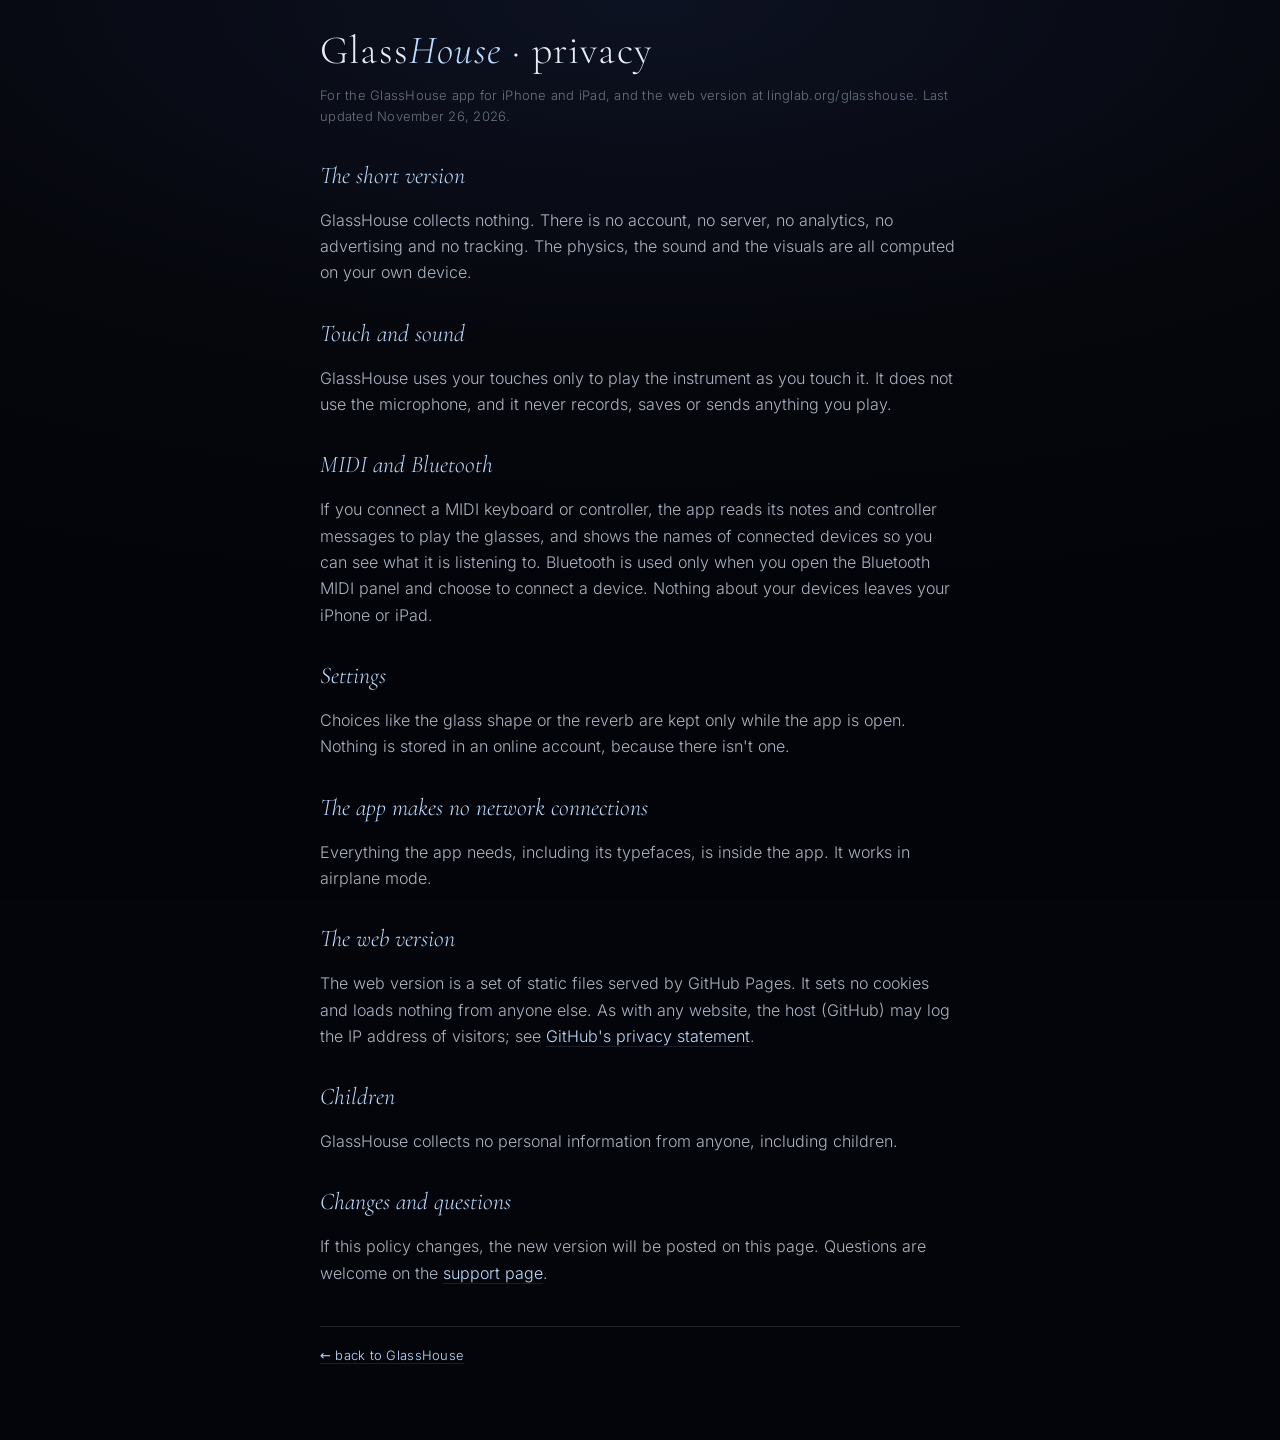
<file: privacy.html>
<!DOCTYPE html>
<html lang="en">
<head>
<meta charset="utf-8">
<meta name="viewport" content="width=device-width, initial-scale=1, viewport-fit=cover">
<title>GlassHouse · Privacy</title>
<meta name="description" content="GlassHouse collects no data. Everything it does happens on your own device.">
<meta name="theme-color" content="#04050a">
<style>
@font-face{font-family:'Cormorant Garamond';font-weight:300;font-style:normal;font-display:swap;src:url(assets/fonts/cormorant-garamond-latin-300-normal.woff2) format('woff2')}
@font-face{font-family:'Cormorant Garamond';font-weight:300;font-style:italic;font-display:swap;src:url(assets/fonts/cormorant-garamond-latin-300-italic.woff2) format('woff2')}
@font-face{font-family:'Inter';font-weight:300;font-style:normal;font-display:swap;src:url(assets/fonts/inter-latin-300-normal.woff2) format('woff2')}
@font-face{font-family:'Inter';font-weight:400;font-style:normal;font-display:swap;src:url(assets/fonts/inter-latin-400-normal.woff2) format('woff2')}
:root{--ink:#e6ecf6;--soft:rgba(220,230,245,.78);--dim:rgba(200,212,232,.5);--line:rgba(190,210,240,.12);--accent:#bcdcff}
html,body{margin:0;color:var(--ink);font:300 16px/1.65 Inter,system-ui,-apple-system,sans-serif;-webkit-font-smoothing:antialiased}
body{min-height:100vh;background:radial-gradient(120% 70% at 50% 0%,#0d1222 0%,#06070d 55%,#030409 100%) fixed #04050a}
main{max-width:640px;margin:0 auto;padding:calc(28px + env(safe-area-inset-top)) 22px 60px}
h1{font:300 40px/1.1 "Cormorant Garamond",Georgia,serif;letter-spacing:.03em;margin:0 0 6px}
h1 i{color:var(--accent)}
h2{font:italic 300 24px/1.2 "Cormorant Garamond",Georgia,serif;color:var(--accent);margin:34px 0 6px}
p,li{color:var(--soft)} ul,ol{padding-left:20px}
.dim{color:var(--dim);font-size:13px;letter-spacing:.02em}
a{color:var(--accent);text-decoration:none;border-bottom:1px solid var(--line)}
hr{border:0;border-top:1px solid var(--line);margin:40px 0 18px}
</style>
</head>
<body>
<main>
  <h1>Glass<i>House</i> · privacy</h1>
  <p class="dim">For the GlassHouse app for iPhone and iPad, and the web version at linglab.org/glasshouse. Last updated November 26, 2026.</p>

  <h2>The short version</h2>
  <p>GlassHouse collects nothing. There is no account, no server, no analytics, no advertising and no tracking. The physics, the sound and the visuals are all computed on your own device.</p>

  <h2>Touch and sound</h2>
  <p>GlassHouse uses your touches only to play the instrument as you touch it. It does not use the microphone, and it never records, saves or sends anything you play.</p>

  <h2>MIDI and Bluetooth</h2>
  <p>If you connect a MIDI keyboard or controller, the app reads its notes and controller messages to play the glasses, and shows the names of connected devices so you can see what it is listening to. Bluetooth is used only when you open the Bluetooth MIDI panel and choose to connect a device. Nothing about your devices leaves your iPhone or iPad.</p>

  <h2>Settings</h2>
  <p>Choices like the glass shape or the reverb are kept only while the app is open. Nothing is stored in an online account, because there isn't one.</p>

  <h2>The app makes no network connections</h2>
  <p>Everything the app needs, including its typefaces, is inside the app. It works in airplane mode.</p>

  <h2>The web version</h2>
  <p>The web version is a set of static files served by GitHub Pages. It sets no cookies and loads nothing from anyone else. As with any website, the host (GitHub) may log the IP address of visitors; see <a href="https://docs.github.com/en/site-policy/privacy-policies/github-general-privacy-statement">GitHub's privacy statement</a>.</p>

  <h2>Children</h2>
  <p>GlassHouse collects no personal information from anyone, including children.</p>

  <h2>Changes and questions</h2>
  <p>If this policy changes, the new version will be posted on this page. Questions are welcome on the <a href="support.html">support page</a>.</p>

  <hr>
  <p class="dim"><a href="./">← back to GlassHouse</a></p>
</main>
</body>
</html>
</file>
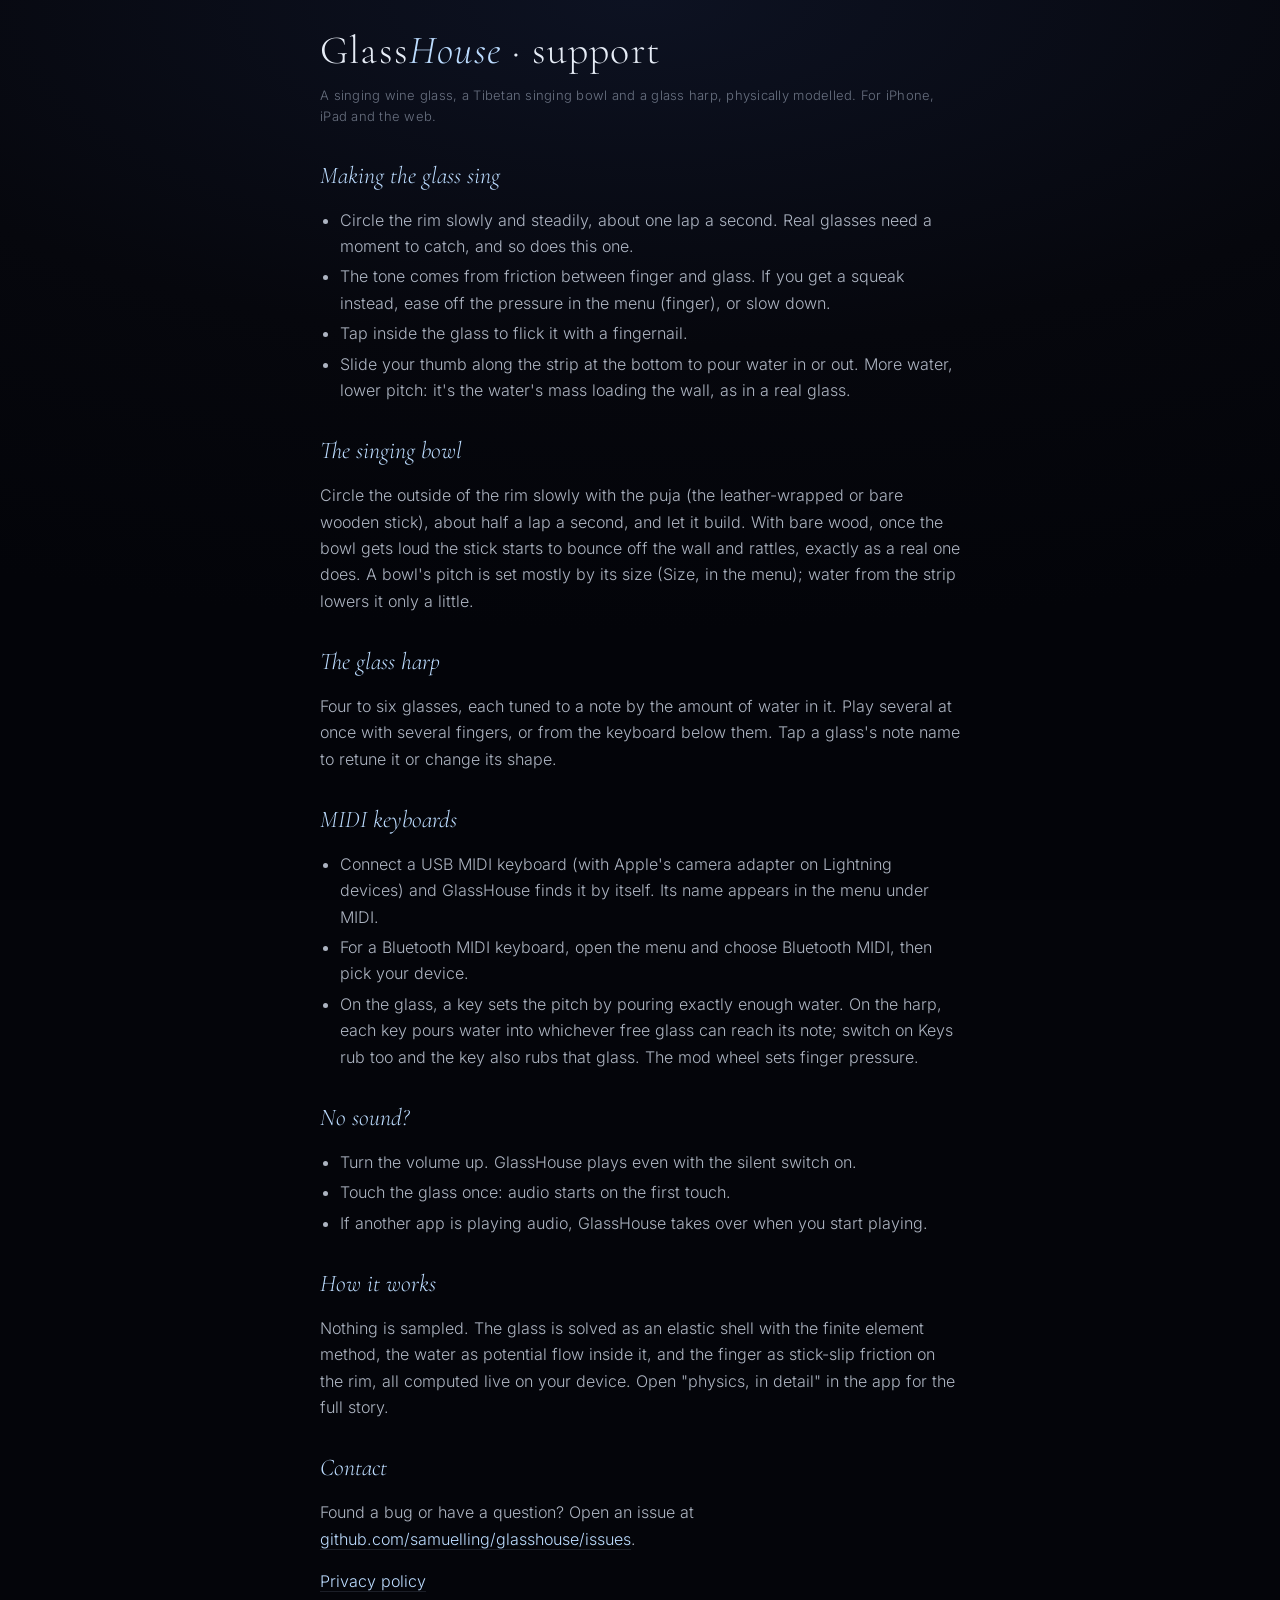
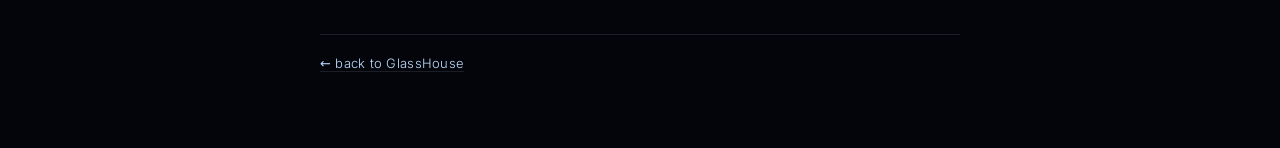
<file: support.html>
<!DOCTYPE html>
<html lang="en">
<head>
<meta charset="utf-8">
<meta name="viewport" content="width=device-width, initial-scale=1, viewport-fit=cover">
<title>GlassHouse · Support</title>
<meta name="description" content="How to play GlassHouse, the physically modelled singing glass, singing bowl and glass harp.">
<meta name="theme-color" content="#04050a">
<style>
@font-face{font-family:'Cormorant Garamond';font-weight:300;font-style:normal;font-display:swap;src:url(assets/fonts/cormorant-garamond-latin-300-normal.woff2) format('woff2')}
@font-face{font-family:'Cormorant Garamond';font-weight:300;font-style:italic;font-display:swap;src:url(assets/fonts/cormorant-garamond-latin-300-italic.woff2) format('woff2')}
@font-face{font-family:'Inter';font-weight:300;font-style:normal;font-display:swap;src:url(assets/fonts/inter-latin-300-normal.woff2) format('woff2')}
@font-face{font-family:'Inter';font-weight:400;font-style:normal;font-display:swap;src:url(assets/fonts/inter-latin-400-normal.woff2) format('woff2')}
:root{--ink:#e6ecf6;--soft:rgba(220,230,245,.78);--dim:rgba(200,212,232,.5);--line:rgba(190,210,240,.12);--accent:#bcdcff}
html,body{margin:0;color:var(--ink);font:300 16px/1.65 Inter,system-ui,-apple-system,sans-serif;-webkit-font-smoothing:antialiased}
body{min-height:100vh;background:radial-gradient(120% 70% at 50% 0%,#0d1222 0%,#06070d 55%,#030409 100%) fixed #04050a}
main{max-width:640px;margin:0 auto;padding:calc(28px + env(safe-area-inset-top)) 22px 60px}
h1{font:300 40px/1.1 "Cormorant Garamond",Georgia,serif;letter-spacing:.03em;margin:0 0 6px}
h1 i{color:var(--accent)}
h2{font:italic 300 24px/1.2 "Cormorant Garamond",Georgia,serif;color:var(--accent);margin:34px 0 6px}
p,li{color:var(--soft)} ul,ol{padding-left:20px} li{margin:4px 0}
.dim{color:var(--dim);font-size:13px;letter-spacing:.02em}
a{color:var(--accent);text-decoration:none;border-bottom:1px solid var(--line)}
hr{border:0;border-top:1px solid var(--line);margin:40px 0 18px}
</style>
</head>
<body>
<main>
  <h1>Glass<i>House</i> · support</h1>
  <p class="dim">A singing wine glass, a Tibetan singing bowl and a glass harp, physically modelled. For iPhone, iPad and the web.</p>

  <h2>Making the glass sing</h2>
  <ul>
    <li>Circle the rim slowly and steadily, about one lap a second. Real glasses need a moment to catch, and so does this one.</li>
    <li>The tone comes from friction between finger and glass. If you get a squeak instead, ease off the pressure in the menu (finger), or slow down.</li>
    <li>Tap inside the glass to flick it with a fingernail.</li>
    <li>Slide your thumb along the strip at the bottom to pour water in or out. More water, lower pitch: it's the water's mass loading the wall, as in a real glass.</li>
  </ul>

  <h2>The singing bowl</h2>
  <p>Circle the outside of the rim slowly with the puja (the leather-wrapped or bare wooden stick), about half a lap a second, and let it build. With bare wood, once the bowl gets loud the stick starts to bounce off the wall and rattles, exactly as a real one does. A bowl's pitch is set mostly by its size (Size, in the menu); water from the strip lowers it only a little.</p>

  <h2>The glass harp</h2>
  <p>Four to six glasses, each tuned to a note by the amount of water in it. Play several at once with several fingers, or from the keyboard below them. Tap a glass's note name to retune it or change its shape.</p>

  <h2>MIDI keyboards</h2>
  <ul>
    <li>Connect a USB MIDI keyboard (with Apple's camera adapter on Lightning devices) and GlassHouse finds it by itself. Its name appears in the menu under MIDI.</li>
    <li>For a Bluetooth MIDI keyboard, open the menu and choose Bluetooth MIDI, then pick your device.</li>
    <li>On the glass, a key sets the pitch by pouring exactly enough water. On the harp, each key pours water into whichever free glass can reach its note; switch on Keys rub too and the key also rubs that glass. The mod wheel sets finger pressure.</li>
  </ul>

  <h2>No sound?</h2>
  <ul>
    <li>Turn the volume up. GlassHouse plays even with the silent switch on.</li>
    <li>Touch the glass once: audio starts on the first touch.</li>
    <li>If another app is playing audio, GlassHouse takes over when you start playing.</li>
  </ul>

  <h2>How it works</h2>
  <p>Nothing is sampled. The glass is solved as an elastic shell with the finite element method, the water as potential flow inside it, and the finger as stick-slip friction on the rim, all computed live on your device. Open "physics, in detail" in the app for the full story.</p>

  <h2>Contact</h2>
  <p>Found a bug or have a question? Open an issue at <a href="https://github.com/samuelling/glasshouse/issues">github.com/samuelling/glasshouse/issues</a>.</p>

  <p><a href="privacy.html">Privacy policy</a></p>
  <hr>
  <p class="dim"><a href="./">← back to GlassHouse</a></p>
</main>
</body>
</html>
</file>
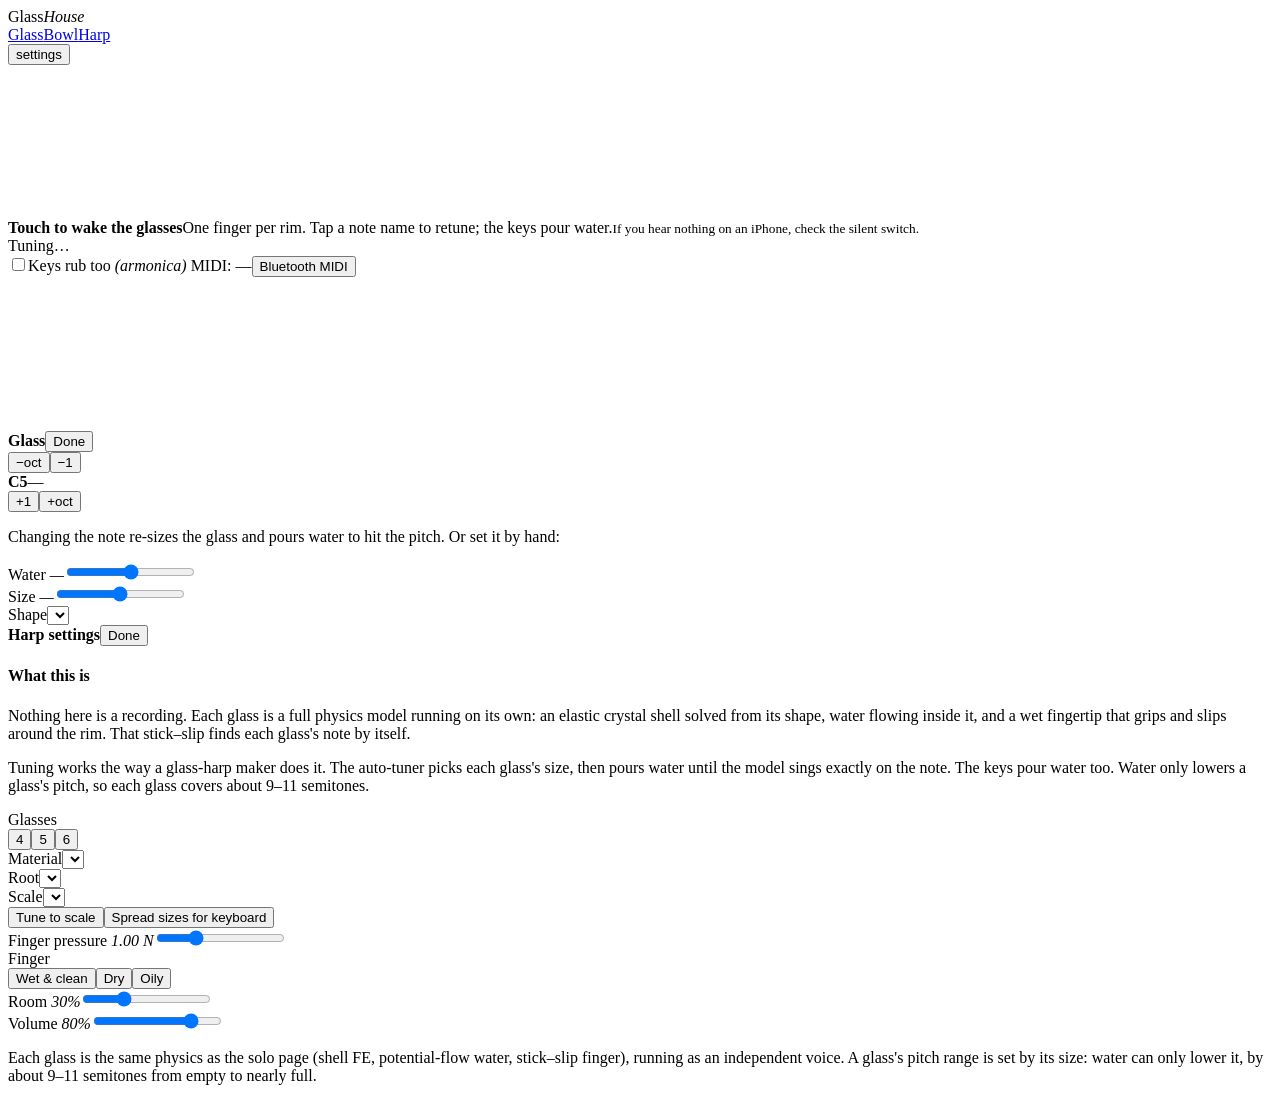
<file: src/harp-template.html>
<!DOCTYPE html>
<html lang="en">
<head>
<meta charset="utf-8">
<meta name="viewport" content="width=device-width, initial-scale=1, maximum-scale=1, user-scalable=no, viewport-fit=cover">
<title>GlassHouse · Harp</title>
<link rel="preconnect" href="https://fonts.googleapis.com">
<link href="https://fonts.googleapis.com/css2?family=Cormorant+Garamond:ital,wght@0,300;0,400;1,300;1,400&family=IBM+Plex+Mono:wght@400&family=Inter:wght@300;400;500&display=swap" rel="stylesheet">
<style>/*CSS*/</style>
</head>
<body>
<div class="app">
  <header>
    <div class="mark">Glass<i>House</i></div>
    <nav class="tabs"><a href="index.html">Glass</a><a href="bowl.html">Bowl</a><a href="harp.html" class="on">Harp</a></nav>
    <button id="settingsBtn" class="ghost">settings</button>
  </header>

  <div class="stagewrap">
    <canvas id="stage" aria-label="Glass harp. Rub rims with one finger per glass; tap inside a glass to flick it; tap a label to retune."></canvas>
    <div id="hint" class="hint"><div class="hint-in"><b>Touch to wake the glasses</b><span>One finger per rim. Tap a note name to retune; the keys pour water.</span><small class="web-only">If you hear nothing on an iPhone, check the silent switch.</small></div></div>
    <div id="busy" class="busy"><div class="spin"></div><span id="busyMsg">Tuning…</span></div>
  </div>

  <div class="keysbar">
    <div class="keyopts">
      <label class="tog"><input type="checkbox" id="autorub"><span>Keys rub too <em>(armonica)</em></span></label>
      <span id="midiStat" class="midi">MIDI: —</span><button id="btMidiBtn" class="native-only bt">Bluetooth MIDI</button>
    </div>
    <canvas id="keys" aria-label="Keyboard: each key fills a glass with water to that pitch"></canvas>
  </div>
</div>

<div id="sheet" class="sheet">
  <div class="sheet-in">
    <div class="sheet-head"><b id="edTitle">Glass</b><button id="edClose" class="ghost">Done</button></div>
    <div class="ed-note">
      <button data-d="-12">−oct</button><button data-d="-1">−1</button>
      <div class="ed-big"><b id="edNote">C5</b><span id="edHz">—</span></div>
      <button data-d="1">+1</button><button data-d="12">+oct</button>
    </div>
    <p class="ed-sub">Changing the note re-sizes the glass and pours water to hit the pitch. Or set it by hand:</p>
    <div class="row"><label>Water <em id="edFillOut">—</em></label><input id="edFill" type="range" min="0" max="95" step="0.25"></div>
    <div class="row"><label>Size <em id="edSizeOut">—</em></label><input id="edSize" type="range" min="50" max="160" step="1"></div>
    <div class="row"><label>Shape</label><select id="edShape"></select></div>
  </div>
</div>

<div id="settings" class="sheet">
  <div class="sheet-in">
    <div class="sheet-head"><b>Harp settings</b><button id="setClose" class="ghost">Done</button></div>
    <div class="about">
      <h4>What this is</h4>
      <p>Nothing here is a recording. Each glass is a full physics model running on its own: an elastic crystal shell solved from its shape, water flowing inside it, and a wet fingertip that grips and slips around the rim. That stick–slip finds each glass's note by itself.</p>
      <p>Tuning works the way a glass-harp maker does it. The auto-tuner picks each glass's size, then pours water until the model sings exactly on the note. The keys pour water too. Water only lowers a glass's pitch, so each glass covers about 9–11 semitones.</p>
    </div>
    <div class="grid2">
      <div class="row"><label>Glasses</label><div class="seg" id="count"><button data-v="4">4</button><button data-v="5">5</button><button data-v="6" class="on">6</button></div></div>
      <div class="row"><label>Material</label><select id="material"></select></div>
    </div>
    <div class="grid2">
      <div class="row"><label>Root</label><select id="root"></select></div>
      <div class="row"><label>Scale</label><select id="scale"></select></div>
    </div>
    <div class="btns"><button id="tuneScale" class="primary">Tune to scale</button><button id="spread">Spread sizes for keyboard</button></div>
    <div class="row"><label>Finger pressure <em id="pressOut">1.00 N</em></label><input id="press" type="range" min="0.2" max="3" step="0.05" value="1"></div>
    <div class="row"><label>Finger</label><div class="seg" id="cond"><button data-v="wet" class="on">Wet &amp; clean</button><button data-v="dry">Dry</button><button data-v="oily">Oily</button></div></div>
    <div class="grid2">
      <div class="row"><label>Room <em id="reverbOut">30%</em></label><input id="reverb" type="range" min="0" max="100" value="30"></div>
      <div class="row"><label>Volume <em id="volOut">80%</em></label><input id="vol" type="range" min="0" max="100" value="80"></div>
    </div>
    <p class="ed-sub">Each glass is the same physics as the solo page (shell FE, potential-flow water, stick–slip finger), running as an independent voice. A glass's pitch range is set by its size: water can only lower it, by about 9–11 semitones from empty to nearly full.</p>
  </div>
</div>
<script type="text/plain" id="dsp-src">/*DSP*/</script>
<script type="text/plain" id="phys-src">/*PHYSICS*/</script>
<script>/*APP*/</script>
</body>
</html>
</file>
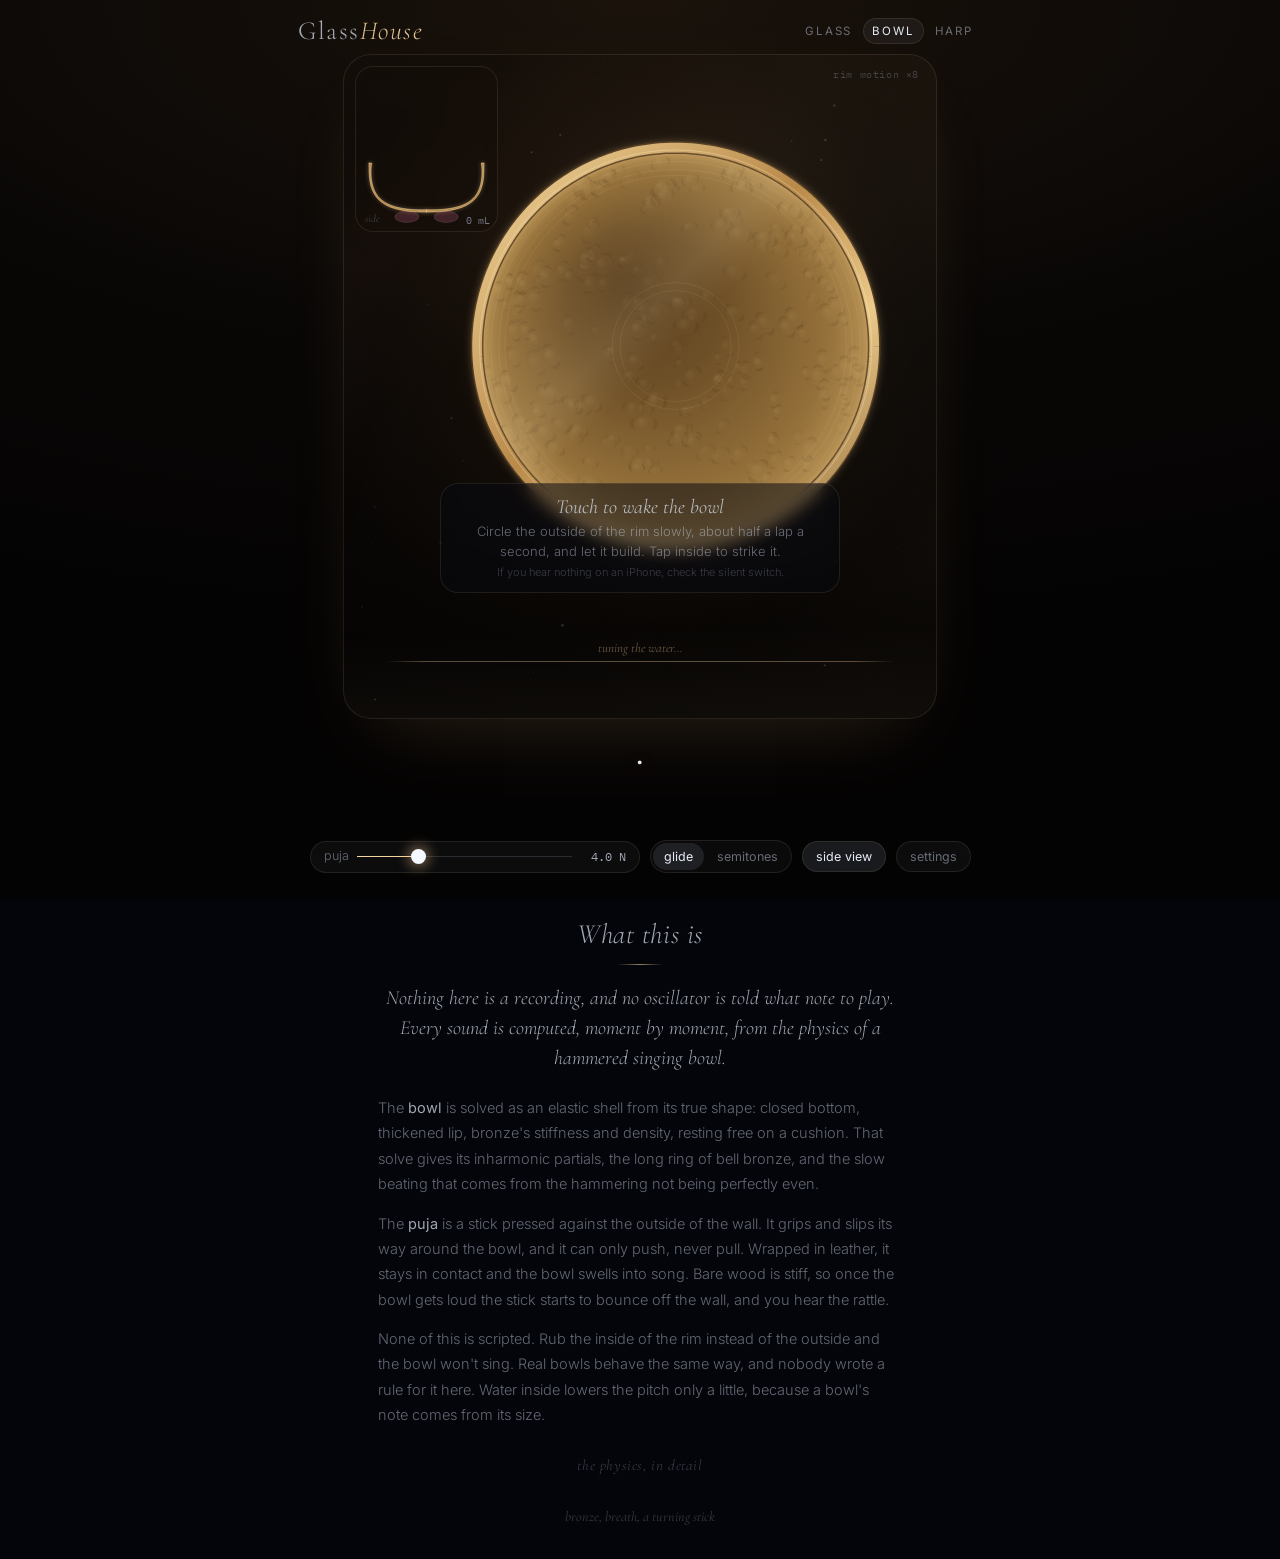
<file: ios/GlassHouse/Web/bowl.html>
<!DOCTYPE html>
<html lang="en">
<head>
<meta charset="utf-8">
<meta name="viewport" content="width=device-width, initial-scale=1, viewport-fit=cover">
<title>GlassHouse · Singing bowl</title>
<style>@font-face{font-family:'Cormorant Garamond';font-weight:300;font-style:normal;font-display:block;src:url([data-uri]) format('woff2')}@font-face{font-family:'Cormorant Garamond';font-weight:400;font-style:normal;font-display:block;src:url([data-uri]) format('woff2')}@font-face{font-family:'Cormorant Garamond';font-weight:300;font-style:italic;font-display:block;src:url([data-uri]) format('woff2')}@font-face{font-family:'Cormorant Garamond';font-weight:400;font-style:italic;font-display:block;src:url([data-uri]) format('woff2')}@font-face{font-family:'Inter';font-weight:300;font-style:normal;font-display:block;src:url([data-uri]) format('woff2')}@font-face{font-family:'Inter';font-weight:400;font-style:normal;font-display:block;src:url([data-uri]) format('woff2')}@font-face{font-family:'Inter';font-weight:500;font-style:normal;font-display:block;src:url([data-uri]) format('woff2')}@font-face{font-family:'IBM Plex Mono';font-weight:400;font-style:normal;font-display:block;src:url([data-uri]) format('woff2')}</style>
<style>:root{
  --bg:#04050a; --ink:#e6ecf6; --soft:rgba(220,230,245,.72); --dim:rgba(200,212,232,.48); --faint:rgba(190,205,230,.26);
  --line:rgba(190,210,240,.10); --accent:#bcdcff; --accent2:#cdb8ff;
  --mat:#c9b4ff; --rad:#9fd6ff; --vis:#7fd8c4; --sup:#8d98ab;
}
body.bowl{ --accent:#f4d4a0; --accent2:#f0b49a; --line:rgba(240,215,180,.10); }
*{box-sizing:border-box;-webkit-tap-highlight-color:transparent}
html,body{margin:0;background:var(--bg);color:var(--ink);font:15px/1.5 Inter,system-ui,-apple-system,sans-serif;font-weight:300;-webkit-font-smoothing:antialiased}
body{min-height:100dvh;padding:env(safe-area-inset-top) env(safe-area-inset-right) env(safe-area-inset-bottom) env(safe-area-inset-left);
  background:radial-gradient(120% 70% at 50% 0%,#0d1222 0%,#06070d 55%,#030409 100%) fixed}
body.bowl{background:radial-gradient(120% 70% at 50% 0%,#1a120b 0%,#090706 55%,#040303 100%) fixed}
main{max-width:720px;margin:0 auto;padding:14px 14px 28px}

/* header */
header{display:flex;justify-content:space-between;align-items:center;padding:4px 4px 10px}
.mark{font:300 26px/1 "Cormorant Garamond",Georgia,serif;letter-spacing:.06em;color:var(--soft)}
.mark i{font-style:italic;color:var(--accent);opacity:.9}
.tabs{display:flex;gap:2px}
.tabs a{color:var(--dim);text-decoration:none;font:400 11.5px Inter,sans-serif;letter-spacing:.16em;text-transform:uppercase;padding:6px 9px;border-radius:20px;transition:color .3s}
.tabs a:hover{color:var(--soft)}
.tabs a.on{color:var(--ink);background:rgba(200,220,255,.06);box-shadow:inset 0 0 0 1px var(--line)}

/* stage */
.stage{position:relative}
.topwrap{position:relative;width:100%;max-width:min(100%,66vh);margin:0 auto;aspect-ratio:1/1.12;border-radius:28px;overflow:hidden;
  background:radial-gradient(90% 80% at 45% 45%,rgba(30,40,70,.35) 0%,rgba(8,10,18,.2) 60%,rgba(0,0,0,0) 100%);
  box-shadow:inset 0 0 0 1px var(--line),0 30px 80px -40px rgba(120,160,255,.25);touch-action:none;user-select:none;-webkit-user-select:none}
body.bowl .topwrap{background:radial-gradient(90% 80% at 45% 45%,rgba(70,45,20,.30) 0%,rgba(14,10,6,.2) 60%,rgba(0,0,0,0) 100%);box-shadow:inset 0 0 0 1px var(--line),0 30px 80px -40px rgba(255,190,120,.22)}
#top{width:100%;height:100%;display:block;touch-action:none;cursor:grab}
#top.rubbing{cursor:grabbing}
.inset{position:absolute;left:12px;top:12px;width:24%;aspect-ratio:.86;border-radius:18px;background:rgba(10,13,22,.45);backdrop-filter:blur(8px);-webkit-backdrop-filter:blur(8px);
  box-shadow:inset 0 0 0 1px var(--line);opacity:0;transform:scale(.96);transition:opacity .4s,transform .4s;pointer-events:none}
body.bowl .inset{background:rgba(22,15,9,.45)}
.inset.on{opacity:1;transform:none;pointer-events:auto}
.inset canvas{width:100%;height:100%;display:block;touch-action:none;cursor:ns-resize}
.inset span{position:absolute;left:10px;bottom:7px;font:italic 11px "Cormorant Garamond",serif;color:var(--faint);pointer-events:none}
.xlabel{position:absolute;right:18px;top:16px;font:400 10px/1 "IBM Plex Mono",monospace;color:var(--faint);letter-spacing:.06em;pointer-events:none}
.busy{position:absolute;inset:0;display:flex;align-items:center;justify-content:center;gap:10px;color:var(--dim);font:italic 17px "Cormorant Garamond",serif;opacity:0;pointer-events:none;transition:opacity .4s}
.busy.on{opacity:1}
.spin{width:14px;height:14px;border-radius:50%;border:1px solid var(--faint);border-top-color:var(--accent);animation:sp 1.4s linear infinite}
@keyframes sp{to{transform:rotate(360deg)}}
.hint{position:absolute;inset:auto 0 19% 0;display:flex;justify-content:center;padding:0 16px;pointer-events:none;transition:opacity 1s}
.hint.gone{opacity:0}
.hint-in{display:flex;flex-direction:column;gap:3px;align-items:center;text-align:center;max-width:400px;padding:12px 18px;border-radius:18px;background:rgba(8,10,18,.55);backdrop-filter:blur(8px);-webkit-backdrop-filter:blur(8px);box-shadow:inset 0 0 0 1px var(--line)}
.hint-in b{font:400 italic 20px "Cormorant Garamond",serif;color:var(--soft)}
.hint-in span{color:var(--dim);font-size:13px}
.hint-in small{color:var(--faint);font-size:11px}

/* hud */
.hud{text-align:center;padding:14px 0 4px}
.note{font:300 48px/1 "Cormorant Garamond",Georgia,serif;color:var(--ink);letter-spacing:.02em;text-shadow:0 0 24px rgba(180,210,255,.35)}
body.bowl .note{text-shadow:0 0 24px rgba(255,210,150,.35)}
.hz{font:400 12px "IBM Plex Mono",monospace;color:var(--dim);letter-spacing:.06em;margin-top:6px;white-space:pre}
.meta{font:400 11.5px "IBM Plex Mono",monospace;color:var(--faint);margin-top:4px;min-height:16px;white-space:pre}

/* dock */
.dock{display:flex;align-items:center;justify-content:center;gap:10px;margin:14px auto 0;flex-wrap:wrap}
.pill{display:flex;align-items:center;gap:8px;background:rgba(200,220,255,.04);box-shadow:inset 0 0 0 1px var(--line);border-radius:22px;padding:2px 14px;color:var(--dim);font-size:12.5px}
.pill.press{flex:1 1 230px;max-width:330px}
.pill.press input{flex:1}
.pill em{font:normal 400 11.5px "IBM Plex Mono",monospace;color:var(--soft);min-width:46px;text-align:right}
button{font:400 12.5px Inter,sans-serif;color:var(--dim);background:rgba(200,220,255,.04);border:0;box-shadow:inset 0 0 0 1px var(--line);border-radius:22px;padding:8px 14px;cursor:pointer;transition:color .3s,background .3s}
button:hover{color:var(--soft)}
button.on{color:var(--ink);background:rgba(200,220,255,.10)}
.seg{display:flex;gap:2px;background:rgba(200,220,255,.03);box-shadow:inset 0 0 0 1px var(--line);border-radius:22px;padding:3px}
.seg button{flex:1;box-shadow:none;background:transparent;padding:6px 11px}
.seg button.on{background:rgba(200,220,255,.10);color:var(--ink)}

/* sliders: a thread of light */
input[type=range]{-webkit-appearance:none;appearance:none;width:100%;height:28px;background:transparent;margin:0}
input[type=range]::-webkit-slider-runnable-track{height:1px;background:linear-gradient(90deg,var(--accent) var(--p,0%),rgba(200,215,240,.16) var(--p,0%))}
input[type=range]::-moz-range-track{height:1px;background:rgba(200,215,240,.16)}
input[type=range]::-moz-range-progress{height:1px;background:var(--accent)}
input[type=range]::-webkit-slider-thumb{-webkit-appearance:none;width:15px;height:15px;border-radius:50%;background:#f4f8ff;margin-top:-7px;box-shadow:0 0 14px 2px rgba(190,220,255,.55)}
body.bowl input[type=range]::-webkit-slider-thumb{box-shadow:0 0 14px 2px rgba(255,210,150,.55)}
input[type=range]::-moz-range-thumb{width:15px;height:15px;border:0;border-radius:50%;background:#f4f8ff;box-shadow:0 0 14px 2px rgba(190,220,255,.55)}
select{appearance:none;-webkit-appearance:none;background:rgba(200,220,255,.03) url("data:image/svg+xml,%3Csvg xmlns='http://www.w3.org/2000/svg' width='10' height='6'%3E%3Cpath d='M0 0l5 6 5-6z' fill='%238794a6'/%3E%3C/svg%3E") no-repeat right 12px center;color:var(--soft);border:0;box-shadow:inset 0 0 0 1px var(--line);border-radius:14px;padding:9px 30px 9px 12px;font:inherit;font-size:14px;width:100%}
select option{background:#0b0e16}

/* sheet */
.sheet{position:fixed;inset:0;display:flex;align-items:flex-end;justify-content:center;background:rgba(2,3,8,.45);opacity:0;pointer-events:none;transition:opacity .35s;z-index:5}
.sheet.on{opacity:1;pointer-events:auto}
.sheet-in{width:min(620px,100%);max-height:84dvh;overflow:auto;background:rgba(12,15,26,.84);backdrop-filter:blur(18px);-webkit-backdrop-filter:blur(18px);
  box-shadow:inset 0 0 0 1px var(--line),0 -30px 80px -30px rgba(120,160,255,.25);border-radius:26px 26px 0 0;padding:16px 20px calc(22px + env(safe-area-inset-bottom));transform:translateY(16px);transition:transform .35s}
body.bowl .sheet-in{background:rgba(22,16,11,.86)}
.sheet.on .sheet-in{transform:none}
.sheet-head{display:flex;justify-content:space-between;align-items:center;margin-bottom:4px}
.sheet-head b{font:300 italic 24px "Cormorant Garamond",serif;color:var(--soft)}
h3{font:400 10.5px Inter,sans-serif;letter-spacing:.22em;text-transform:uppercase;color:var(--faint);margin:18px 0 6px}
.row{display:flex;flex-direction:column;gap:2px;margin:4px 0 8px;min-width:0}
.row label{font-size:13px;color:var(--dim);display:flex;justify-content:space-between}
.row em{font:normal 400 12px "IBM Plex Mono",monospace;color:var(--soft)}
.grid2{display:grid;grid-template-columns:1fr 1fr;gap:0 16px}
#curveCv{width:100%;height:120px;display:block}
table{width:100%;border-collapse:collapse;font:12px "IBM Plex Mono",monospace;color:var(--soft)}
th{font:400 10px Inter,sans-serif;letter-spacing:.12em;text-transform:uppercase;color:var(--faint);text-align:left;padding:4px 5px;border-bottom:1px solid var(--line)}
td{padding:5px;border-bottom:1px solid rgba(190,210,240,.05);white-space:nowrap}
td.bar{width:38%}
.lb{display:flex;height:4px;border-radius:2px;overflow:hidden;background:rgba(200,215,240,.08)}
.lb i{display:block;height:100%}
.l-mat{background:var(--mat)}.l-rad{background:var(--rad)}.l-vis{background:var(--vis)}.l-sup{background:var(--sup)}
tr.hot td{color:var(--accent);text-shadow:0 0 10px rgba(180,210,255,.5)}
.legend{display:flex;flex-wrap:wrap;gap:4px 14px;margin-top:8px;font-size:11px;color:var(--dim);align-items:center}
.legend i{display:inline-block;width:8px;height:8px;border-radius:50%;margin-right:-8px}
details.how summary{cursor:pointer;list-style:none;font:400 10.5px Inter,sans-serif;letter-spacing:.22em;text-transform:uppercase;color:var(--faint);margin:18px 0 6px}
details.how summary::-webkit-details-marker{display:none}
details.how summary::after{content:"  +"}
details.how[open] summary::after{content:"  –"}
.how-body p{color:var(--dim);font-size:13.5px;margin:10px 0 0}
.how-body b{color:var(--soft);font-weight:500}
/* what this is */
.about{max-width:540px;margin:46px auto 0;padding:0 8px;text-align:left}
.about h2{font:300 italic 28px/1.1 "Cormorant Garamond",Georgia,serif;color:var(--soft);text-align:center;margin:0 0 18px;letter-spacing:.02em}
.about h2::after{content:"";display:block;width:46px;height:1px;margin:14px auto 0;background:linear-gradient(90deg,transparent,var(--accent),transparent);opacity:.6}
.about p{color:var(--dim);font-size:14.5px;line-height:1.75;margin:0 0 14px}
.about p b{color:var(--soft);font-weight:400}
.about p.lede{font:300 italic 20px/1.5 "Cormorant Garamond",Georgia,serif;color:var(--soft);text-align:center;margin-bottom:22px}
.ghostlink{display:block;margin:20px auto 0;background:transparent;box-shadow:none;color:var(--faint);font:italic 15px "Cormorant Garamond",serif;letter-spacing:.04em}
.ghostlink:hover{color:var(--soft)}
footer{color:var(--faint);font:italic 14px "Cormorant Garamond",serif;text-align:center;padding:26px 10px 6px}
@media (max-width:520px){
  main{padding:10px 10px 22px}
  .mark{font-size:22px}
  .tabs a{padding:6px 7px;letter-spacing:.1em}
  .note{font-size:42px}
  .grid2{grid-template-columns:1fr}
  td.bar{width:26%}
}

/* app shell */
.native-only{display:none !important}
body.native .native-only{display:flex !important}
body.native .web-only{display:none !important}
.midirow{display:flex;align-items:center;justify-content:space-between;gap:12px;color:var(--faint);font-size:12.5px}
.midirow button{flex:0 0 auto}
</style>
</head>
<body class="bowl">
<main>
  <header>
    <div class="mark">Glass<i>House</i></div>
    <nav class="tabs"><a href="index.html">Glass</a><a href="bowl.html" class="on">Bowl</a><a href="harp.html">Harp</a></nav>
  </header>

  <section class="stage">
    <div class="topwrap">
      <canvas id="top" aria-label="A singing bowl seen from above. Circle the rim with the puja; tap inside to strike; the strip along the bottom pours water."></canvas>
      <div id="inset" class="inset on"><canvas id="sideCv" aria-label="Cross-section; drag to set the water"></canvas><span>side</span></div>
      <div id="busy" class="busy"><div class="spin"></div><span id="busyMsg"></span></div>
      <div id="hint" class="hint"><div class="hint-in"><b>Touch to wake the bowl</b><span>Circle the outside of the rim slowly, about half a lap a second, and let it build. Tap inside to strike it.</span><small class="web-only">If you hear nothing on an iPhone, check the silent switch.</small></div></div>
      <div class="xlabel" id="xlabel"></div>
    </div>
  </section>

  <section class="hud">
    <div class="note" id="roNote">·</div>
    <div class="hz" id="roHz"> </div>
    <div class="meta" id="roMeta"> </div>
  </section>

  <div class="dock">
    <label class="pill press">puja<input id="press" type="range" min="1" max="12" step="0.1" value="4"><em id="pressOut">4.0 N</em></label>
    <div class="seg" id="snapSel" title="How the water strip moves"><button data-v="free" class="on">glide</button><button data-v="semi">semitones</button></div>
    <button id="insetBtn" class="on">side view</button>
    <button id="menuBtn">settings</button>
  </div>

  <section class="about">
    <h2>What this is</h2>
    <p class="lede">Nothing here is a recording, and no oscillator is told what note to play. Every sound is computed, moment by moment, from the physics of a hammered singing bowl.</p>
    <p>The <b>bowl</b> is solved as an elastic shell from its true shape: closed bottom, thickened lip, bronze's stiffness and density, resting free on a cushion. That solve gives its inharmonic partials, the long ring of bell bronze, and the slow beating that comes from the hammering not being perfectly even.</p>
    <p>The <b>puja</b> is a stick pressed against the outside of the wall. It grips and slips its way around the bowl, and it can only push, never pull. Wrapped in leather, it stays in contact and the bowl swells into song. Bare wood is stiff, so once the bowl gets loud the stick starts to bounce off the wall, and you hear the rattle.</p>
    <p>None of this is scripted. Rub the inside of the rim instead of the outside and the bowl won't sing. Real bowls behave the same way, and nobody wrote a rule for it here. Water inside lowers the pitch only a little, because a bowl's note comes from its size.</p>
    <button id="physicsBtn" class="ghostlink">the physics, in detail</button>
  </section>

  <footer>bronze, breath, a turning stick</footer>
</main>

<div id="sheet" class="sheet">
  <div class="sheet-in">
    <div class="sheet-head"><b>The bowl</b><button id="sheetClose">close</button></div>

    <h3>Touch</h3>
    <div class="row"><label>Puja</label><div class="seg" id="stick"><button data-v="leather" class="on">leather-wrapped</button><button data-v="wood">bare wood</button></div></div>
    <div class="grid2">
      <div class="row"><label>Rub</label><div class="seg" id="sideSel"><button data-v="1" class="on">outside</button><button data-v="-1">inside</button></div></div>
      <div class="row"><label>Mallet</label><div class="seg" id="mallet"><button data-v="felt" class="on">felt</button><button data-v="wood">wood</button></div></div>
    </div>

    <div class="row native-only"><label>MIDI <em id="midiNames">none connected</em></label>
      <div class="midirow"><span>A key pours the water to its note; the mod wheel sets pressure.</span><button id="btMidiBtn">Bluetooth MIDI…</button></div></div>

    <h3>Vessel</h3>
    <div class="grid2">
      <div class="row"><label for="shape">Shape</label><select id="shape"></select></div>
      <div class="row"><label for="material">Material</label><select id="material"></select></div>
    </div>
    <div class="grid2">
      <div class="row"><label for="thick">Wall thickness <em id="thickOut">×1.00</em></label><input id="thick" type="range" min="0.6" max="1.6" step="0.02" value="1"></div>
      <div class="row"><label for="size">Size <em id="sizeOut">100%</em></label><input id="size" type="range" min="50" max="135" step="1" value="100"></div>
    </div>
    <div class="row"><label for="split">Hammering asymmetry <em id="splitOut">0.400%</em></label><input id="split" type="range" min="0" max="1.5" step="0.01" value="0.4"></div>

    <h3>Water</h3>
    <div class="row"><label for="fill">Fill <em id="fillOut">0%</em></label><input id="fill" type="range" min="0" max="95" step="0.25" value="0"></div>
    <canvas id="curveCv"></canvas>

    <h3>Space</h3>
    <div class="grid2">
      <div class="row"><label for="reverb">Room <em id="reverbOut">35%</em></label><input id="reverb" type="range" min="0" max="100" step="1" value="35"></div>
      <div class="row"><label for="vol">Volume <em id="volOut">80%</em></label><input id="vol" type="range" min="0" max="100" step="1" value="80"></div>
    </div>

    <h3>Modes</h3>
    <table id="modeTable"><thead><tr><th>(n,m)</th><th>f wet</th><th>f dry</th><th>Q</th><th>losses</th></tr></thead><tbody></tbody></table>
    <div class="legend"><i class="l-mat"></i>material <i class="l-rad"></i>radiation <i class="l-vis"></i>water layer <i class="l-sup"></i>support</div>

    <details class="how">
      <summary>How it's modeled</summary>
      <div class="how-body">
      <p><b>Bowl.</b> This is the same thin-shell finite-element solve as the glass, applied to a hand-hammered bowl. The meridian runs all the way to the axis, where the shell closes. The wall thickens into a rolled lip at the rim and toward the hammered base, and the bowl sits free on a cushion instead of being clamped to a stem. The partials come out inharmonic, as in real bowls: roughly 1 : 2.7 : 4.9 : 7.5 for the Thadobati. A 1.25 kg, Ø18 cm bell-bronze bowl sings near 290 Hz. "Antique Himalayan alloy" uses the effective modulus Terwagne &amp; Bush measured on real bowls (≈77 GPa at ≈8.9 g/cm³).</p>
      <p><b>Puja.</b> The stick presses on the outside wall about 1.5 cm below the rim. Contact is unilateral: a stiff spring-dashpot that can only push. The stick has mass, and your hand pushes it with the set force. Friction between stick and bronze weakens with sliding speed and is solved implicitly every 10 µs, using the normal force the contact produces at that instant. A leather wrap is soft and lossy, so it stays in contact. Bare wood is stiff, so once the wall's motion exceeds the stick's tiny static indentation, the stick bounces off every cycle. That is the rattle you get when you rub a loud bowl with a wooden stick.</p>
      <p><b>Outside vs. inside.</b> Real bowls only sing when rubbed on the outside (Debut &amp; Antunes). The model shows the same thing without being told: rubbed from inside, the radial–tangential coupling of the shell mode removes energy instead of feeding it, so the bowl only scrapes.</p>
      <p><b>Water strip.</b> The strip pours water the same way it does for the glass, but in a bowl it only covers about three semitones. A bowl's pitch is set by its size and wall thickness. Water is only fine tuning.</p>
      <p><b>Water and sound.</b> Water uses the same potential-flow added mass as the glass, inside the bowl's true shape. A bowl's walls move most near the rim, so water lowers its pitch much less than it lowers a glass's. At a few hundred hertz and tens of microns of wall motion, the waterline sees several g, which is enough for Faraday ripples and spray. Each mode pair is split by the hammering asymmetry, so the rotating quadrupole beats ("wah-wah") at a fixed listener.</p>
    </div>
  
    </details>
  </div>
</div>
<script type="text/plain" id="dsp-src">/*  GlassHouse — real-time dynamics (runs inside the AudioWorklet)
 *  ------------------------------------------------------------
 *  Each wet mode (n, m) is a degenerate pair (cos n·θ / sin n·θ shapes). A real
 *  glass is never perfectly axisymmetric, so the pair is split by a tiny
 *  fraction about a fixed "defect" axis — this is what makes real glasses beat.
 *
 *  Finger = fingertip pad: mass m_p on a shear spring/damper (skin) whose base
 *  is your fingertip moving round the rim. Pad ↔ glass contact obeys a
 *  velocity-weakening (Stribeck) friction law, solved implicitly every
 *  sub-step: stick if the force needed to keep zero slip is below μs·F_N,
 *  otherwise slip with μ(|v_rel|)·F_N. The glass side of that solve uses the
 *  exact one-step mobility of all modes at the contact point, so stick–slip
 *  locks to the glass resonance on its own — nothing is told what pitch to make.
 *  Skin also damps radial/axial rim motion under the finger (∝ F_N^0.7).
 *  Sound = far-field pressure from each mode's radiated power with its cos(nθ)
 *  directivity, picked up at two virtual mics in front of the glass.
 */
(function (root) {
  'use strict';
  const TAU = Math.PI * 2;
  const wrap = a => { a = (a + Math.PI) % TAU; if (a < 0) a += TAU; return a - Math.PI; };

  const FINGER = {
    wet:  { mu0: 0.60, d: 0.15, eps: 0.05, beta: 0.0, Dc: 2e-6, vAge: 0.002 },
    dry:  { mu0: 0.85, d: 0.03,  eps: 0.001, beta: 0.6, Dc: 2e-6, vAge: 0.002 },
    oily: { mu0: 0.22, d: 0.004, eps: 0.003, beta: 0.0, Dc: 2e-6, vAge: 0.002 },
    // puja sticks on bronze (rubbing the outside wall just below the rim)
    leather: { mu0: 0.55, d: 0.12, eps: 0.04, beta: 0.0, Dc: 2e-6, vAge: 0.002 },
    wood:    { mu0: 0.38, d: 0.07, eps: 0.04, beta: 0.0, Dc: 2e-6, vAge: 0.002 },
  };

  // puja contact mechanics: unilateral radial contact (penalty spring-dashpot), stick mass held by the hand,
  // tangential compliance of hand+stick. Leather is soft and lossy; bare wood is stiff, so it can lose
  // contact on every cycle once the rim amplitude exceeds the static indentation -> the rattle.
  const PUJA = {
    leather: { kc: 4e4, cc: 12, ms: 0.03, ch: 3, mp: 0.004, kp: 6000, cp: 4 },
    wood:    { kc: 4e5, cc: 6,  ms: 0.03, ch: 3, mp: 0.004, kp: 6000, cp: 4 },
  };

  // steady-state friction: logarithmic velocity weakening (rate-and-state form) + viscous term
  function muSteady(fr, v) { return Math.max(0.02, fr.mu0 - fr.d * Math.log((v + fr.eps) / 0.1) + fr.beta * v); }

  class GlassVoice {
    constructor(fs, opt) {
      this.fs = fs; this.os = (opt && opt.os) || 2; this.dt = 1 / (fs * this.os);
      this.N = 0; this.cap = 64; this.alloc(this.cap);
      this.keys = []; this.alpha = 0.37; this.split = 3e-4;
      this.Rrim = 0.036;
      // finger
      this.down = false; this.theta = 0; this.thetaT = 0; this.omT = 0; this.omS = 0;
      this.FN = 1.0; this.fr = FINGER.wet; this.mu = 0.7;
      this.mp = 3e-5; this.kp = 1000; this.cp = 1.5;   // fingertip shear impedance (Wiertlewski & Hayward 2012) this.xp = 0; this.vp = 0; this.vb = 0;
      this.cc0 = 3.0; this.rough = 0.01; this.ridge = 4.5e-4; this.ridgePh = 0; this.nz = 0;
      // taps
      this.tapT = -1; this.tapDur = 4e-4; this.tapF = 0; this.tapTh = 0;
      // exciter: 'finger' (on the rim top, constant normal force) or 'puja' (radial unilateral contact)
      this.exc = 'finger'; this.side = 1; this.pj = PUJA.leather; this.y = 0; this.yd = 0; this.Fc = 0; this.contactCount = 0; this.FcAcc = 0;
      // mics: viewer is at the bottom of the screen (theta = +pi/2), mics +-25 deg
      this.mic = [Math.PI / 2 + 0.44, Math.PI / 2 - 0.44];
      this.gain = 1 / 0.25;                            // 0.25 Pa -> full scale
      this.stickCount = 0; this.stepCount = 0; this.pAcc = 0; this.pN = 0;
      this.seed = 12345;
      this.glideA = 1 - Math.exp(-this.dt / 0.012);
    }
    alloc(n) {
      const F = () => new Float64Array(n);
      this.q = F(); this.v = F(); this.w2 = F(); this.w2T = F(); this.dc = F(); this.om = F();
      this.nn = new Int32Array(n); this.isB = new Uint8Array(n);
      this.aT = F(); this.aR = F(); this.aA = F(); this.gL = F(); this.gR = F(); this.G = F();
      this.pT = F(); this.pR = F(); this.pA = F(); this.vs = F();
    }
    rand() { this.seed = (this.seed * 1664525 + 1013904223) >>> 0; return this.seed / 4294967296 * 2 - 1; }

    setModes(list, opt) {
      opt = opt || {};
      if (opt.split != null) this.split = opt.split;
      if (opt.alpha != null) this.alpha = opt.alpha;
      if (opt.Rrim) this.Rrim = opt.Rrim;
      const oldIdx = new Map(); this.keys.forEach((k, i) => oldIdx.set(k, i));
      const oq = this.q, ov = this.v, ow2 = this.w2;
      const lim = 1.7 / this.dt, need = list.length * 2;
      if (need > this.cap) { this.cap = need; }
      const q = new Float64Array(this.cap), v = new Float64Array(this.cap);
      const keep = this.q; this.alloc(this.cap);
      const keys = []; let k = 0;
      for (const m of list) {
        if (m.omega > lim) continue;
        for (let b = 0; b < 2; b++) {
          const key = m.key + (b ? 'B' : 'A'), j = oldIdx.get(key);
          const om = m.omega * (1 + (b ? 0.5 : -0.5) * this.split);
          this.om[k] = om;
          this.w2T[k] = Math.pow(2 / this.dt * Math.sin(om * this.dt / 2), 2);  // pre-warped for symplectic Euler
          // keep the vibration and glide the stiffness when a mode is retuned (pouring while it sings)
          if (j != null) { q[k] = oq[j]; v[k] = ov[j]; this.w2[k] = ow2[j]; } else this.w2[k] = this.w2T[k];
          this.dc[k] = 2 * m.zeta * om;
          this.nn[k] = m.n; this.isB[k] = b;
          this.aT[k] = m.rimV; this.aR[k] = m.rimR; this.aA[k] = m.rimA; this.G[k] = m.G;
          const fL = this.mic[0] - this.alpha, fR = this.mic[1] - this.alpha;
          this.gL[k] = m.G * (b ? Math.sin(m.n * fL) : Math.cos(m.n * fL));
          this.gR[k] = m.G * (b ? Math.sin(m.n * fR) : Math.cos(m.n * fR));
          keys.push(key); k++;
        }
      }
      this.q = q; this.v = v; this.N = k; this.keys = keys;
    }

    setFinger(f) {
      if (f.FN != null) this.FN = f.FN;
      if (f.cond) this.fr = FINGER[f.cond] || FINGER.wet;
      if (f.down != null) {
        if (f.down && !this.down) { this.mu = muSteady(this.fr, 0); this.seatPuja = true; this.theta = f.theta; this.thetaT = f.theta; this.omS = 0; this.xp = 0; this.vp = 0; }
        this.down = f.down;
      }
      if (f.theta != null) this.thetaT = f.theta;
      if (f.omega != null) this.omT = f.omega;
    }
    // true when the glass is silent and untouched: skip it entirely (saves CPU with many glasses)
    quiet() {
      if (this.down || this.tapT >= 0) return false;
      let e = 0; for (let k = 0; k < this.N; k++) e += this.G[k] * (Math.abs(this.v[k]) + this.om[k] * Math.abs(this.q[k]));
      if (e < 3e-6) { if (e > 0) { this.q.fill(0); this.v.fill(0); } return true; }
      return false;
    }
    tap(theta, force, dur) { this.tapT = 0; this.tapTh = theta; this.tapF = force || 6; this.tapDur = dur || 4e-4; }
    setExciter(e) {
      if (e.kind) this.exc = e.kind;
      if (e.side) this.side = e.side;
      if (e.stick && PUJA[e.stick]) { this.pj = PUJA[e.stick]; this.fr = FINGER[e.stick]; }
      if (this.exc === 'puja') { this.mp = this.pj.mp; this.kp = this.pj.kp; this.cp = this.pj.cp; }
      else { this.mp = 3e-5; this.kp = 1000; this.cp = 1.5; }
    }
    damp() { this.q.fill(0); this.v.fill(0); }

    // shape factors for oscillator k at angle th
    process(outL, outR, len) {
      const dt = this.dt, os = this.os, N = this.N, fr = this.fr;
      const q = this.q, v = this.v, w2 = this.w2, dc = this.dc, nn = this.nn, isB = this.isB;
      const aT = this.aT, aR = this.aR, aA = this.aA, pT = this.pT, pR = this.pR, pA = this.pA, vs = this.vs;
      const cn = new Float64Array(8), snn = new Float64Array(8), tc = new Float64Array(8), ts = new Float64Array(8);
      const aW = 1 - Math.exp(-dt / 0.018);
      for (let i = 0; i < len; i++) {
        let accL = 0, accR = 0;
        for (let o = 0; o < os; o++) {
          // ---- finger kinematics (smoothed velocity, soft position lock)
          if (this.down) {
            this.omS += (this.omT - this.omS) * aW;
            this.thetaT += this.omT * dt;
            this.theta += this.omS * dt + wrap(this.thetaT - this.theta) * 25 * dt;
            this.vb = this.Rrim * this.omS;
          }
          const ph = this.theta - this.alpha, c1 = Math.cos(ph), s1 = Math.sin(ph);
          cn[0] = 1; snn[0] = 0; cn[1] = c1; snn[1] = s1;
          for (let n = 2; n < 8; n++) { cn[n] = cn[n - 1] * c1 - snn[n - 1] * s1; snn[n] = snn[n - 1] * c1 + cn[n - 1] * s1; }
          let tapping = false, Ft = 0;
          if (this.tapT >= 0) {
            const tp = this.tapTh - this.alpha, c = Math.cos(tp), s = Math.sin(tp);
            tc[0] = 1; ts[0] = 0; tc[1] = c; ts[1] = s;
            for (let n = 2; n < 8; n++) { tc[n] = tc[n - 1] * c - ts[n - 1] * s; ts[n] = ts[n - 1] * c + tc[n - 1] * s; }
            Ft = -this.tapF * Math.sin(Math.PI * this.tapT / this.tapDur);          // inward radial push
            tapping = true; this.tapT += dt; if (this.tapT > this.tapDur) this.tapT = -1;
          }
          // ---- contact geometry + explicit forces
          let vr = 0, va = 0, Y = 0;
          for (let k = 0; k < N; k++) {
            const n = nn[k], C = cn[n], S = snn[n];
            if (isB[k]) { pT[k] = -aT[k] * C; pR[k] = aR[k] * S; pA[k] = aA[k] * S; }
            else { pT[k] = aT[k] * S; pR[k] = aR[k] * C; pA[k] = aA[k] * C; }
            vr += pR[k] * v[k]; va += pA[k] * v[k]; Y += pT[k] * pT[k];
          }
          let Fr, Fa, FNnow = this.FN;
          if (this.exc === 'puja') {
            let ur = 0; for (let k = 0; k < N; k++) ur += pR[k] * q[k];
            const P = this.pj, sd = this.side;
            let Fc = 0;
            if (this.down) {
              if (this.seatPuja) { this.y = ur - sd * this.FN / P.kc; this.yd = vr; this.seatPuja = false; }
              const del = sd * (ur - this.y), deld = sd * (vr - this.yd);
              if (del > 0) { Fc = P.kc * del + P.cc * deld; if (Fc < 0) Fc = 0; }
              this.yd += dt * (sd * Fc - sd * this.FN - P.ch * this.yd) / P.ms; this.y += dt * this.yd;
              if (Fc > 0) this.contactCount++;
              this.FcAcc += Fc;
            }
            this.Fc = Fc; FNnow = Fc;
            Fr = -sd * Fc; Fa = 0;
          } else {
            const cc = this.down ? this.cc0 * Math.sqrt(this.FN) : 0;
            Fr = -cc * vr; Fa = -cc * va;
          }
          let vg = 0;
          for (let k = 0; k < N; k++) {
            let Q = pR[k] * Fr + pA[k] * Fa;
            if (tapping) { const n = nn[k]; Q += Ft * aR[k] * (isB[k] ? ts[n] : tc[n]); }
            w2[k] += (this.w2T[k] - w2[k]) * this.glideA;
            const vk = (v[k] + dt * (-w2[k] * q[k] + Q)) / (1 + dc[k] * dt);
            vs[k] = vk; vg += pT[k] * vk;
          }
          // ---- friction (implicit)
          let F = 0;
          if (this.down && FNnow > 0) {
            const mp = this.mp;
            const vpS = (this.vp + dt * (-this.kp * this.xp + this.cp * this.vb) / mp) / (1 + this.cp * dt / mp);
            const vrel = vpS - vg, Z = dt * (1 / mp + Y);
            // fingerprint ridges + skin micro-roughness modulate the friction coefficient
            this.ridgePh += Math.abs(this.vb) * dt / this.ridge;
            this.nz = 0.97 * this.nz + 0.03 * this.rand();
            const mod = 1 + this.rough * (0.6 * Math.sin(TAU * this.ridgePh) + 4 * this.nz);
            const FN = FNnow, muNow = this.mu * mod;
            const Fs = vrel / Z;
            let vAfter;
            if (Math.abs(Fs) <= muNow * FN) { F = Fs; vAfter = 0; this.stickCount++; }
            else { const sg = vrel > 0 ? 1 : -1; F = sg * muNow * FN; vAfter = vrel - Z * F; }
            // rate-and-state friction: the contact's friction level relaxes toward the
            // steady-state Stribeck value over a slip distance Dc (and re-ages while stuck)
            const av = Math.abs(vAfter);
            const muSS = muSteady(fr, av);
            const rate = fr.tau ? 1 / fr.tau : (av + fr.vAge) / fr.Dc;
            this.mu += (muSS - this.mu) * (1 - Math.exp(-dt * rate));
            this.vp = vpS - dt * F / mp;
            this.xp += dt * (this.vp - this.vb);
            this.stepCount++;
          }
          // ---- update modes, radiate
          let pl = 0, pr = 0;
          const gL = this.gL, gR = this.gR;
          for (let k = 0; k < N; k++) {
            const vk = vs[k] + dt * pT[k] * F;
            v[k] = vk; q[k] += dt * vk;
            pl += gL[k] * vk; pr += gR[k] * vk;
          }
          accL += pl; accR += pr;
        }
        const L = accL / os, R = accR / os;
        this.pAcc += 0.5 * (L * L + R * R); this.pN++;
        outL[i] = L * this.gain; outR[i] = R * this.gain;
      }
    }

    // snapshot for visuals: complex amplitude per oscillator
    snapshot() {
      const N = this.N, amps = new Float64Array(N * 2);
      for (let k = 0; k < N; k++) { amps[2 * k] = this.q[k]; amps[2 * k + 1] = this.v[k] / this.om[k]; }
      const prms = Math.sqrt(this.pAcc / Math.max(1, this.pN));
      const stick = this.stepCount ? this.stickCount / this.stepCount : 0;
      const steps = this.pN * this.os, contact = this.down && steps ? this.contactCount / steps : 0, Fmean = steps ? this.FcAcc / steps : 0;
      this.pAcc = 0; this.pN = 0; this.stickCount = 0; this.stepCount = 0; this.contactCount = 0; this.FcAcc = 0;
      return { keys: this.keys.slice(), amps, theta: this.theta, down: this.down, prms, stick, vb: this.vb, alpha: this.alpha, contact, Fmean, y: this.y };
    }
  }

  const api = { GlassVoice, FINGER, PUJA };
  if (typeof module !== 'undefined' && module.exports) module.exports = api; else root.GlassDSP = api;
})(typeof globalThis !== 'undefined' ? globalThis : this);
</script>
<script>/*  GlassHouse — physics core
 *  ------------------------------------------------------------
 *  1. Glass bowl = thin elastic shell of revolution (Love first-approximation
 *     strains), discretised along the meridian with C1 Hermite-cubic elements
 *     for u (meridional), v (circumferential), w (normal), one Fourier order n
 *     at a time, clamped where the bowl meets the stem.
 *  2. Liquid = inviscid, incompressible potential flow inside the real bowl
 *     shape, pressure-release free surface (phi = 0; gravity/capillarity are
 *     negligible at audio frequency). Solved by Ritz minimisation of the
 *     kinetic-energy functional -> added-mass matrix in dry-mode coordinates.
 *  3. Wet modes = generalised eigenproblem K q = w^2 (M + M_fluid) q in a
 *     basis of dry modes.
 *  4. Losses per mode: material loss factor, acoustic radiation (exact 2-D
 *     cylindrical-harmonic radiation resistance applied strip-wise along the
 *     bowl height), viscous Stokes boundary layer of the liquid at the wall
 *     (from the potential-flow slip velocity), small support loss.
 */
(function (root) {
  'use strict';

  // ---------------------------------------------------------------- linalg
  function mat(n, m) { const a = new Array(n); for (let i = 0; i < n; i++) a[i] = new Float64Array(m); return a; }

  function cholesky(A) {
    const n = A.length, L = mat(n, n);
    for (let j = 0; j < n; j++) {
      let s = A[j][j];
      const Lj = L[j];
      for (let k = 0; k < j; k++) s -= Lj[k] * Lj[k];
      if (!(s > 0)) throw new Error('matrix not SPD at ' + j + ' (' + s + ')');
      const d = Math.sqrt(s); Lj[j] = d;
      for (let i = j + 1; i < n; i++) {
        const Li = L[i]; let t = A[i][j];
        for (let k = 0; k < j; k++) t -= Li[k] * Lj[k];
        Li[j] = t / d;
      }
    }
    return L;
  }
  function fwdSub(L, b) { const n = L.length, x = new Float64Array(n); for (let i = 0; i < n; i++) { let s = b[i]; const Li = L[i]; for (let k = 0; k < i; k++) s -= Li[k] * x[k]; x[i] = s / Li[i]; } return x; }
  function bwdSubT(L, b) { const n = L.length, x = new Float64Array(n); for (let i = n - 1; i >= 0; i--) { let s = b[i]; for (let k = i + 1; k < n; k++) s -= L[k][i] * x[k]; x[i] = s / L[i][i]; } return x; }
  function cholSolve(L, b) { return bwdSubT(L, fwdSub(L, b)); }

  // Symmetric eigen-decomposition (Householder tridiagonalisation + implicit QL; JAMA port)
  function symEig(A) {
    const n = A.length, V = A.map(r => Float64Array.from(r)), d = new Float64Array(n), e = new Float64Array(n);
    for (let j = 0; j < n; j++) d[j] = V[n - 1][j];
    for (let i = n - 1; i > 0; i--) {
      let scale = 0, h = 0;
      for (let k = 0; k < i; k++) scale += Math.abs(d[k]);
      if (scale === 0) {
        e[i] = d[i - 1];
        for (let j = 0; j < i; j++) { d[j] = V[i - 1][j]; V[i][j] = 0; V[j][i] = 0; }
      } else {
        for (let k = 0; k < i; k++) { d[k] /= scale; h += d[k] * d[k]; }
        let f = d[i - 1], g = Math.sqrt(h); if (f > 0) g = -g;
        e[i] = scale * g; h -= f * g; d[i - 1] = f - g;
        for (let j = 0; j < i; j++) e[j] = 0;
        for (let j = 0; j < i; j++) {
          f = d[j]; V[j][i] = f; g = e[j] + V[j][j] * f;
          for (let k = j + 1; k <= i - 1; k++) { g += V[k][j] * d[k]; e[k] += V[k][j] * f; }
          e[j] = g;
        }
        f = 0;
        for (let j = 0; j < i; j++) { e[j] /= h; f += e[j] * d[j]; }
        const hh = f / (h + h);
        for (let j = 0; j < i; j++) e[j] -= hh * d[j];
        for (let j = 0; j < i; j++) {
          f = d[j]; g = e[j];
          for (let k = j; k <= i - 1; k++) V[k][j] -= (f * e[k] + g * d[k]);
          d[j] = V[i - 1][j]; V[i][j] = 0;
        }
      }
      d[i] = h;
    }
    for (let i = 0; i < n - 1; i++) {
      V[n - 1][i] = V[i][i]; V[i][i] = 1; const h = d[i + 1];
      if (h !== 0) {
        for (let k = 0; k <= i; k++) d[k] = V[k][i + 1] / h;
        for (let j = 0; j <= i; j++) {
          let g = 0;
          for (let k = 0; k <= i; k++) g += V[k][i + 1] * V[k][j];
          for (let k = 0; k <= i; k++) V[k][j] -= g * d[k];
        }
      }
      for (let k = 0; k <= i; k++) V[k][i + 1] = 0;
    }
    for (let j = 0; j < n; j++) { d[j] = V[n - 1][j]; V[n - 1][j] = 0; }
    V[n - 1][n - 1] = 1; e[0] = 0;
    for (let i = 1; i < n; i++) e[i - 1] = e[i];
    e[n - 1] = 0;
    let f = 0, tst1 = 0; const eps = Math.pow(2, -52);
    for (let l = 0; l < n; l++) {
      tst1 = Math.max(tst1, Math.abs(d[l]) + Math.abs(e[l]));
      let m = l;
      while (m < n) { if (Math.abs(e[m]) <= eps * tst1) break; m++; }
      if (m > l) {
        let iter = 0;
        do {
          if (++iter > 200) break;
          let g = d[l], p = (d[l + 1] - g) / (2 * e[l]), r = Math.hypot(p, 1); if (p < 0) r = -r;
          d[l] = e[l] / (p + r); d[l + 1] = e[l] * (p + r);
          const dl1 = d[l + 1]; let h = g - d[l];
          for (let i = l + 2; i < n; i++) d[i] -= h;
          f += h;
          p = d[m]; let c = 1, c2 = c, c3 = c; const el1 = e[l + 1]; let s = 0, s2 = 0;
          for (let i = m - 1; i >= l; i--) {
            c3 = c2; c2 = c; s2 = s;
            g = c * e[i]; h = c * p; r = Math.hypot(p, e[i]);
            e[i + 1] = s * r; s = e[i] / r; c = p / r; p = c * d[i] - s * g;
            d[i + 1] = h + s * (c * g + s * d[i]);
            for (let k = 0; k < n; k++) { h = V[k][i + 1]; V[k][i + 1] = s * V[k][i] + c * h; V[k][i] = c * V[k][i] - s * h; }
          }
          p = -s * s2 * c3 * el1 * e[l] / dl1; e[l] = s * p; d[l] = c * p;
        } while (Math.abs(e[l]) > eps * tst1);
      }
      d[l] = d[l] + f; e[l] = 0;
    }
    const idx = Array.from({ length: n }, (_, i) => i).sort((a, b) => d[a] - d[b]);
    return { values: idx.map(i => d[i]), vectors: idx.map(i => { const v = new Float64Array(n); for (let k = 0; k < n; k++) v[k] = V[k][i]; return v; }) };
  }

  // Generalised symmetric-definite eigenproblem K x = lambda M x, x^T M x = 1
  function genEig(K, M, nKeep) {
    const n = K.length, L = cholesky(M);
    const X = mat(n, n);                              // X = L^-1 K   (column by column)
    const col = new Float64Array(n);
    for (let j = 0; j < n; j++) { for (let i = 0; i < n; i++) col[i] = K[i][j]; const y = fwdSub(L, col); for (let i = 0; i < n; i++) X[i][j] = y[i]; }
    const C = mat(n, n);                              // C = L^-1 X^T
    for (let j = 0; j < n; j++) { for (let i = 0; i < n; i++) col[i] = X[j][i]; const y = fwdSub(L, col); for (let i = 0; i < n; i++) C[i][j] = y[i]; }
    for (let i = 0; i < n; i++) for (let j = 0; j < i; j++) { const a = 0.5 * (C[i][j] + C[j][i]); C[i][j] = a; C[j][i] = a; }
    const { values, vectors } = symEig(C);
    const k = Math.min(nKeep || n, n), out = [];
    for (let i = 0; i < k; i++) out.push({ lambda: values[i], x: bwdSubT(L, vectors[i]) });
    return out;
  }

  // -------------------------------------------------------------- quadrature
  const GL = (function () {
    function rule(n) {                                // Gauss-Legendre on [-1,1]
      const x = new Float64Array(n), w = new Float64Array(n);
      for (let i = 0; i < n; i++) {
        let z = Math.cos(Math.PI * (i + 0.75) / (n + 0.5)), pp = 0;
        for (let it = 0; it < 100; it++) {
          let p1 = 1, p2 = 0;
          for (let j = 1; j <= n; j++) { const p3 = p2; p2 = p1; p1 = ((2 * j - 1) * z * p2 - (j - 1) * p3) / j; }
          pp = n * (z * p1 - p2) / (z * z - 1);
          const z1 = z; z = z1 - p1 / pp; if (Math.abs(z - z1) < 1e-15) break;
        }
        x[i] = z; w[i] = 2 / ((1 - z * z) * pp * pp);
      }
      return { x, w };
    }
    const c = {}; return n => c[n] || (c[n] = rule(n));
  })();

  // Legendre P_0..P_{N-1} and derivatives at X
  function legendre(N, X, P, dP) {
    P[0] = 1; dP[0] = 0; if (N > 1) { P[1] = X; dP[1] = 1; }
    for (let k = 2; k < N; k++) { P[k] = ((2 * k - 1) * X * P[k - 1] - (k - 1) * P[k - 2]) / k; dP[k] = dP[k - 2] + (2 * k - 1) * P[k - 1]; }
  }

  // ----------------------------------------------------------------- Bessel
  const EULER = 0.5772156649015329;
  function besselJ(n, x) { let s = 0, t = Math.pow(x / 2, n); for (let k = 1; k <= n; k++) t /= k; for (let k = 0; k < 80; k++) { s += t; t *= -(x * x / 4) / ((k + 1) * (k + 1 + n)); if (Math.abs(t) < 1e-18 * Math.abs(s)) break; } return s; }
  function besselY(n, x) {                            // A&S 9.1.11, integer n >= 0
    const h = x / 2; let s1 = 0;
    if (n > 0) { const fact = [1]; for (let i = 1; i <= n; i++) fact[i] = fact[i - 1] * i; for (let k = 0; k < n; k++) s1 += fact[n - k - 1] / fact[k] * Math.pow(h * h, k); s1 *= -Math.pow(h, -n) / Math.PI; }
    const s2 = 2 / Math.PI * Math.log(h) * besselJ(n, x);
    let psiK = -EULER, psiNK = -EULER; for (let i = 1; i <= n; i++) psiNK += 1 / i;
    let t = Math.pow(h, n); for (let i = 1; i <= n; i++) t /= i;          // (h^n)/(0! n!)
    let s3 = 0;
    for (let k = 0; k < 80; k++) {
      s3 += (psiK + psiNK) * t;
      t *= -(h * h) / ((k + 1) * (n + k + 1)); psiK += 1 / (k + 1); psiNK += 1 / (n + k + 1);
      if (Math.abs(t) < 1e-18) break;
    }
    return s1 + s2 - s3 / Math.PI;
  }
  // Real part of the specific radiation impedance of a cylinder vibrating as cos(n theta):
  //   z_n = i rho c H_n(ka)/H_n'(ka);  Re z_n = rho c * (2/(pi ka)) / |H_n'(ka)|^2  (Wronskian)
  function radResistance(n, x, rhoC) {
    const dJ = n === 0 ? -besselJ(1, x) : 0.5 * (besselJ(n - 1, x) - besselJ(n + 1, x));
    const dY = n === 0 ? -besselY(1, x) : 0.5 * (besselY(n - 1, x) - besselY(n + 1, x));
    return rhoC * (2 / (Math.PI * x)) / (dJ * dJ + dY * dY);
  }

  // --------------------------------------------------------------- geometry
  // Midsurface meridian = cubic Bezier in (r, z) [mm], P0 at stem junction.
  function makeGeometry(P, scale, tRim, tBase, thickFn) {
    const S = scale * 1e-3;
    const p = P.map(q => [q[0] * S, q[1] * S]);
    function bz(t) {
      const u = 1 - t;
      const r = u * u * u * p[0][0] + 3 * u * u * t * p[1][0] + 3 * u * t * t * p[2][0] + t * t * t * p[3][0];
      const z = u * u * u * p[0][1] + 3 * u * u * t * p[1][1] + 3 * u * t * t * p[2][1] + t * t * t * p[3][1];
      const d1 = (a, b) => 3 * (u * u * (p[1][a] - p[0][a]) + 2 * u * t * (p[2][a] - p[1][a]) + t * t * (p[3][a] - p[2][a]));
      const d2 = a => 6 * (u * (p[2][a] - 2 * p[1][a] + p[0][a]) + t * (p[3][a] - 2 * p[2][a] + p[1][a]));
      const d3 = a => 6 * (p[3][a] - 3 * p[2][a] + 3 * p[1][a] - p[0][a]);
      return { r, z, rt: d1(0), zt: d1(1), rtt: d2(0), ztt: d2(1), rttt: d3(0), zttt: d3(1) };
    }
    const NT = 4000, Ts = new Float64Array(NT + 1), Ss = new Float64Array(NT + 1);
    let prev = Math.hypot(bz(0).rt, bz(0).zt);
    for (let i = 1; i <= NT; i++) {                   // Simpson per sub-interval
      const t0 = (i - 1) / NT, t1 = i / NT, tm = 0.5 * (t0 + t1);
      const bm = bz(tm), b1 = bz(t1), sm = Math.hypot(bm.rt, bm.zt), s1 = Math.hypot(b1.rt, b1.zt);
      Ss[i] = Ss[i - 1] + (t1 - t0) * (prev + 4 * sm + s1) / 6; Ts[i] = t1; prev = s1;
    }
    const L = Ss[NT];
    function tOfS(s) {
      if (s <= 0) return 0; if (s >= L) return 1;
      let lo = 0, hi = NT; while (hi - lo > 1) { const m = (lo + hi) >> 1; if (Ss[m] < s) lo = m; else hi = m; }
      let t = Ts[lo] + (s - Ss[lo]) / (Ss[hi] - Ss[lo]) * (Ts[hi] - Ts[lo]);
      const b = bz(t); t += 0; return t;
    }
    function thick(s) { if (thickFn) return thickFn(s, L); const x = 1 - s / L; return tRim + (tBase - tRim) * x * x; }
    function at(s) {
      const b = bz(tOfS(s));
      const sig = Math.hypot(b.rt, b.zt), c = b.rt / sig, sn = b.zt / sig;
      const N = b.rt * b.ztt - b.zt * b.rtt, Nt = b.rt * b.zttt - b.zt * b.rttt;
      const sigt = (b.rt * b.rtt + b.zt * b.ztt) / sig;
      const k1 = N / (sig * sig * sig);
      const dk1 = (Nt / (sig * sig * sig) - 3 * N * sigt / (sig * sig * sig * sig)) / sig;
      const k2 = sn / b.r, dk2 = c * (k1 - k2) / b.r;
      return { r: b.r, z: b.z, c, sn, k1, dk1, k2, dk2, t: thick(s) };
    }
    // inner (liquid-side) surface table, z made monotone
    const NI = 800, inner = { s: new Float64Array(NI + 1), r: new Float64Array(NI + 1), z: new Float64Array(NI + 1) };
    for (let i = 0; i <= NI; i++) {
      const s = L * i / NI, g = at(s);
      inner.s[i] = s; inner.r[i] = g.r - 0.5 * g.t * g.sn; inner.z[i] = g.z + 0.5 * g.t * g.c;
      if (i > 0 && inner.z[i] <= inner.z[i - 1]) inner.z[i] = inner.z[i - 1] + 1e-9;
    }
    function innerAtZ(zq) {                           // returns {r, s}
      const Z = inner.z; if (zq <= Z[0]) return { r: inner.r[0], s: 0 };
      if (zq >= Z[NI]) return { r: inner.r[NI], s: L };
      let lo = 0, hi = NI; while (hi - lo > 1) { const m = (lo + hi) >> 1; if (Z[m] < zq) lo = m; else hi = m; }
      const f = (zq - Z[lo]) / (Z[hi] - Z[lo]);
      return { r: inner.r[lo] + f * (inner.r[hi] - inner.r[lo]), s: inner.s[lo] + f * (inner.s[hi] - inner.s[lo]) };
    }
    let rMaxOuter = 0; for (let i = 0; i <= 200; i++) { const g = at(L * i / 200); rMaxOuter = Math.max(rMaxOuter, g.r + 0.5 * g.t * g.sn); }
    const rim = at(L);
    return { L, at, thick, inner, innerAtZ, zFloor: inner.z[0], zRimIn: inner.z[NI], rim, rimR: rim.r, rMaxOuter, profileT: bz };
  }

  // -------------------------------------------------------- shell FE (order n)
  function hermite(x, h, N, dN, ddN) {
    const x2 = x * x, x3 = x2 * x;
    N[0] = 1 - 3 * x2 + 2 * x3; N[1] = h * (x - 2 * x2 + x3); N[2] = 3 * x2 - 2 * x3; N[3] = h * (x3 - x2);
    dN[0] = (-6 * x + 6 * x2) / h; dN[1] = (1 - 4 * x + 3 * x2); dN[2] = (6 * x - 6 * x2) / h; dN[3] = (3 * x2 - 2 * x);
    ddN[0] = (-6 + 12 * x) / (h * h); ddN[1] = (-4 + 6 * x) / h; ddN[2] = (6 - 12 * x) / (h * h); ddN[3] = (6 * x - 2) / h;
  }
  const FIELD_OFF = { U: 0, V: 2, W: 4 };
  const LOC = f => [FIELD_OFF[f], FIELD_OFF[f] + 1, 6 + FIELD_OFF[f], 6 + FIELD_OFF[f] + 1];
  const LU = LOC('U'), LV = LOC('V'), LW = LOC('W');

  function shellModes(geo, matl, n, opts) {
    opts = opts || {};
    const Ne = opts.Ne || 36, nKeep = opts.nKeep || 8, clamp = opts.clamp !== false;
    const L = geo.L, nodes = new Float64Array(Ne + 1);
    for (let i = 0; i <= Ne; i++) { const x = i / Ne; nodes[i] = L * (0.6 * x + 0.4 * x * x); } // finer near the clamp
    const nd = 6 * (Ne + 1), K = mat(nd, nd), M = mat(nd, nd);
    const E = matl.E, nu = matl.nu, rho = matl.rho, q = GL(5);
    const N = new Float64Array(4), dN = new Float64Array(4), ddN = new Float64Array(4);
    const rows = Array.from({ length: 9 }, () => new Float64Array(12)); // e1 e2 g k1 k2 tw | U V W
    for (let e = 0; e < Ne; e++) {
      const sa = nodes[e], h = nodes[e + 1] - sa, base = 6 * e;
      for (let iq = 0; iq < q.x.length; iq++) {
        const x = 0.5 * (q.x[iq] + 1), wq = 0.5 * q.w[iq] * h, s = sa + x * h, g = geo.at(s);
        hermite(x, h, N, dN, ddN);
        for (const r of rows) r.fill(0);
        const [e1, e2, gm, kb1, kb2, tw, mU, mV, mW] = rows;
        const r = g.r, c = g.c, k1 = g.k1, k2 = g.k2, dk1 = g.dk1, dk2 = g.dk2;
        for (let a = 0; a < 4; a++) {
          const iu = LU[a], iv = LV[a], iw = LW[a];
          const U = N[a], Up = dN[a], V = N[a], Vp = dN[a], W = N[a], Wp = dN[a], Wpp = ddN[a];
          // contributions of U-dof
          e1[iu] += Up; e2[iu] += c * U / r; gm[iu] += -n * U / r;
          { const B1 = k1 * U, B1p = dk1 * U + k1 * Up; kb1[iu] += B1p; kb2[iu] += c * B1 / r; tw[iu] += -n * B1 / r; }
          mU[iu] += U;
          // V-dof
          e2[iv] += n * V / r; gm[iv] += Vp - c * V / r;
          { const B2 = k2 * V, B2p = dk2 * V + k2 * Vp; kb2[iv] += n * B2 / r; tw[iv] += B2p - c * B2 / r; }
          mV[iv] += V;
          // W-dof
          e1[iw] += k1 * W; e2[iw] += k2 * W;
          { const B1 = -Wp, B1p = -Wpp, B2 = n * W / r, B2p = n * (Wp / r - c * W / (r * r));
            kb1[iw] += B1p; kb2[iw] += (n * B2 + c * B1) / r; tw[iw] += B2p - c * B2 / r - n * B1 / r; }
          mW[iw] += W;
        }
        const t = g.t, Cm = E * t / (1 - nu * nu), Db = E * t * t * t / (12 * (1 - nu * nu));
        const dA = Math.PI * r * wq, mu = rho * t * dA, G = 0.5 * (1 - nu);
        for (let i = 0; i < 12; i++) {
          const Ki = K[base + i], Mi = M[base + i];
          for (let j = 0; j < 12; j++) {
            Ki[base + j] += dA * (Cm * (e1[i] * e1[j] + e2[i] * e2[j] + nu * (e1[i] * e2[j] + e2[i] * e1[j]) + G * gm[i] * gm[j])
                                + Db * (kb1[i] * kb1[j] + kb2[i] * kb2[j] + nu * (kb1[i] * kb2[j] + kb2[i] * kb1[j]) + G * tw[i] * tw[j]));
            Mi[base + j] += mu * (mU[i] * mU[j] + mV[i] * mV[j] + mW[i] * mW[j]);
          }
        }
      }
    }
    const fixed = new Set(opts.bc === 'pole' ? [0, 2, 4] : clamp ? [0, 2, 4, 5] : []);   // pole: closed bowl bottom (u=v=w=0 on the axis for n>=2)
    const free = []; for (let i = 0; i < nd; i++) if (!fixed.has(i)) free.push(i);
    const Kr = mat(free.length, free.length), Mr = mat(free.length, free.length);
    for (let i = 0; i < free.length; i++) for (let j = 0; j < free.length; j++) { Kr[i][j] = K[free[i]][free[j]]; Mr[i][j] = M[free[i]][free[j]]; }
    const sol = genEig(Kr, Mr, nKeep);
    return sol.map(m => {
      const x = new Float64Array(nd); free.forEach((gi, i) => x[gi] = m.x[i]);
      return { n, omega: Math.sqrt(Math.max(m.lambda, 0)), x, nodes };
    });
  }

  // evaluate a mode's fields at arclength s
  function modeAt(mode, s, out) {
    const nodes = mode.nodes, Ne = nodes.length - 1;
    let e = 0, lo = 0, hi = Ne; if (s >= nodes[Ne]) e = Ne - 1; else { while (hi - lo > 1) { const m = (lo + hi) >> 1; if (nodes[m] <= s) lo = m; else hi = m; } e = lo; }
    const h = nodes[e + 1] - nodes[e], x = Math.min(1, Math.max(0, (s - nodes[e]) / h));
    const N = _N, dN = _dN, ddN = _ddN; hermite(x, h, N, dN, ddN);
    const b = 6 * e, X = mode.x; out = out || {};
    const f = (off, arr) => arr[0] * X[b + off] + arr[1] * X[b + off + 1] + arr[2] * X[b + 6 + off] + arr[3] * X[b + 6 + off + 1];
    out.U = f(0, N); out.Up = f(0, dN); out.V = f(2, N); out.Vp = f(2, dN); out.W = f(4, N); out.Wp = f(4, dN);
    return out;
  }
  const _N = new Float64Array(4), _dN = new Float64Array(4), _ddN = new Float64Array(4);

  // ---------------------------------------------------------- liquid (Ritz)
  function liquidCoupling(geo, n, dry, hLevel, opts) {
    opts = opts || {};
    const zf = geo.zFloor, H = hLevel - zf;
    if (H < 1e-4) return null;
    const Np = opts.Np || 6, Nq = opts.Nq || 6, Nb = Np * Nq;
    const top = geo.innerAtZ(hLevel), sH = top.s;
    let Rs = top.r; for (let i = 0; i <= 40; i++) Rs = Math.max(Rs, geo.innerAtZ(zf + H * i / 40).r);
    const Pp = new Float64Array(Np), dPp = new Float64Array(Np), Pq = new Float64Array(Nq), dPq = new Float64Array(Nq);
    const phi = new Float64Array(Nb), phR = new Float64Array(Nb), phZ = new Float64Array(Nb), phOr = new Float64Array(Nb);
    function basis(r, z) {
      const rho = r / Rs, X = 2 * rho * rho - 1, zh = Math.max(0, (z - zf) / H), Y = 2 * zh - 1, hz = hLevel - z;
      legendre(Np, X, Pp, dPp); legendre(Nq, Y, Pq, dPq);
      const rn = Math.pow(rho, n), rn1 = n > 0 ? Math.pow(rho, n - 1) : 0;
      for (let p = 0; p < Np; p++) for (let qq = 0; qq < Nq; qq++) {
        const k = p * Nq + qq, PP = Pp[p], PQ = Pq[qq];
        phi[k] = hz * rn * PP * PQ;
        phOr[k] = hz * rn1 / Rs * PP * PQ;                       // phi / r
        phR[k] = hz * PQ * (n * rn1 / Rs * PP + rn * dPp[p] * 4 * rho / Rs);
        phZ[k] = rn * PP * (-PQ + hz * dPq[qq] * 2 / H);
      }
    }
    // stiffness-like matrix A = pi * int (grad phi_k . grad phi_l) r dr dz
    const A = mat(Nb, Nb), qz = GL(4), qr = GL(16), NZ = 14;
    let vol = 0;
    for (let iz = 0; iz < NZ; iz++) for (let a = 0; a < qz.x.length; a++) {
      const u = (iz + 0.5 * (qz.x[a] + 1)) / NZ, wu = 0.5 * qz.w[a] / NZ;
      const z = zf + H * u * u, wz = wu * 2 * H * u, R = geo.innerAtZ(z).r;
      vol += Math.PI * R * R * wz;
      for (let b = 0; b < qr.x.length; b++) {
        const r = 0.5 * R * (qr.x[b] + 1), w = Math.PI * wz * 0.5 * R * qr.w[b] * r;
        basis(r, z);
        for (let k = 0; k < Nb; k++) {
          const ak = phR[k] * w, bk = phZ[k] * w, ck = n * n * phOr[k] * w, Ak = A[k];
          for (let l = 0; l <= k; l++) Ak[l] += ak * phR[l] + bk * phZ[l] + ck * phOr[l];
        }
      }
    }
    let tr = 0; for (let k = 0; k < Nb; k++) { for (let l = 0; l < k; l++) A[l][k] = A[k][l]; tr += A[k][k]; }
    for (let k = 0; k < Nb; k++) A[k][k] += 1e-11 * tr / Nb;
    const LA = cholesky(A);
    // wall integrals over the wetted inner surface
    const nm = dry.length, qs = GL(4), NS = 36, wall = [];
    const bvec = Array.from({ length: nm }, () => new Float64Array(Nb)), fld = {};
    for (let is = 0; is < NS; is++) for (let a = 0; a < qs.x.length; a++) {
      const s = sH * (is + 0.5 * (qs.x[a] + 1)) / NS, ws = sH * 0.5 * qs.w[a] / NS, g = geo.at(s);
      const r = g.r - 0.5 * g.t * g.sn, z = Math.min(hLevel, g.z + 0.5 * g.t * g.c);
      basis(r, z);
      const pt = { w: ws, r, phi: Float64Array.from(phi), dphiT: new Float64Array(Nb), phOr: Float64Array.from(phOr), U: new Float64Array(nm), V: new Float64Array(nm) };
      for (let k = 0; k < Nb; k++) pt.dphiT[k] = phR[k] * g.c + phZ[k] * g.sn;
      for (let m = 0; m < nm; m++) {
        modeAt(dry[m], s, fld); pt.U[m] = fld.U; pt.V[m] = fld.V;
        const f = Math.PI * ws * fld.W * r, bm = bvec[m];
        for (let k = 0; k < Nb; k++) bm[k] += f * phi[k];
      }
      wall.push(pt);
    }
    const cvec = bvec.map(b => cholSolve(LA, b));
    const Mf = mat(nm, nm);
    for (let i = 0; i < nm; i++) for (let j = 0; j < nm; j++) { let s = 0; for (let k = 0; k < Nb; k++) s += bvec[i][k] * cvec[j][k]; Mf[i][j] = s; }
    for (let i = 0; i < nm; i++) for (let j = 0; j < i; j++) { const a = 0.5 * (Mf[i][j] + Mf[j][i]); Mf[i][j] = a; Mf[j][i] = a; }
    // slip-velocity fields (fluid tangential velocity minus wall velocity) per dry mode at wall points
    for (const pt of wall) {
      pt.fs = new Float64Array(nm); pt.ft = new Float64Array(nm);
      for (let m = 0; m < nm; m++) {
        let a = 0, b = 0; const c = cvec[m];
        for (let k = 0; k < Nb; k++) { a += c[k] * pt.dphiT[k]; b += c[k] * pt.phOr[k]; }
        pt.fs[m] = a - pt.U[m]; pt.ft[m] = -n * b - pt.V[m];
      }
      delete pt.phi; delete pt.dphiT; delete pt.phOr;
    }
    return { Mf, wall, sH, vol };
  }

  // ------------------------------------------------------------- materials
  const MATERIALS = {
    leadCrystal: { name: 'Lead crystal (24–30% PbO)', E: 58e9, rho: 3050, nu: 0.23, eta: 2.5e-4 },
    sodaLime: { name: 'Soda-lime glass', E: 72e9, rho: 2500, nu: 0.22, eta: 1.0e-3 },
    borosilicate: { name: 'Borosilicate', E: 64e9, rho: 2230, nu: 0.20, eta: 5.0e-4 },
    fusedQuartz: { name: 'Fused quartz', E: 72.5e9, rho: 2200, nu: 0.17, eta: 4.0e-6, kind: 'both' },
    bellBronze: { name: 'Bell bronze (≈78% Cu / 22% Sn)', E: 1.05e11, rho: 8700, nu: 0.34, eta: 2.0e-4, kind: 'bowl' },
    himalayan: { name: 'Antique Himalayan alloy (measured E≈77 GPa)', E: 7.7e10, rho: 8890, nu: 0.34, eta: 3.0e-4, kind: 'bowl' },
    brass: { name: 'Brass (machine-made)', E: 1.0e11, rho: 8500, nu: 0.34, eta: 8.0e-4, kind: 'bowl' },
  };
  for (const k of ['leadCrystal', 'sodaLime', 'borosilicate']) MATERIALS[k].kind = 'glass';
  const SHAPES = {
    bordeaux: { name: 'Bordeaux', P: [[4.5, 0], [42, 0], [52, 62], [36, 102]] },
    burgundy: { name: 'Burgundy balloon', P: [[4.5, 0], [58, 0], [64, 70], [40, 100]] },
    tulip: { name: 'Tulip (flared rim)', P: [[4.5, 0], [40, 0], [26, 70], [38, 108]] },
    snifter: { name: 'Brandy snifter', P: [[4.5, 0], [62, 0], [70, 78], [31, 102]] },
    flute: { name: 'Champagne flute', P: [[3.5, 0], [18, 0], [27, 85], [25, 165]] },
    // singing bowls: closed bottom (pole), free on a cushion, thickened rim lip; thickness in mm scales with size
    thadobati: { name: 'Thadobati (straight wall, Ø18 cm)', kind: 'bowl', bc: 'pole', P: [[2, 0], [70, 0], [92, 20], [88, 75]], t: { wall: 2.6, base: 3.5, lip: 4.5, lipLen: 6 } },
    jambati: { name: 'Jambati (large, heavy, Ø27 cm)', kind: 'bowl', bc: 'pole', P: [[2, 0], [95, 0], [150, 45], [135, 110]], t: { wall: 3.2, base: 4.5, lip: 5.5, lipLen: 8 } },
    manipuri: { name: 'Manipuri (wide & shallow, Ø22 cm)', kind: 'bowl', bc: 'pole', P: [[2, 0], [80, 0], [115, 15], [108, 55]], t: { wall: 2.2, base: 3.2, lip: 3.6, lipLen: 5 } },
    hand: { name: 'Small hand bowl (Ø12 cm)', kind: 'bowl', bc: 'pole', P: [[2, 0], [40, 0], [64, 25], [60, 55]], t: { wall: 2.0, base: 3.0, lip: 3.0, lipLen: 4 } },
    crystal: { name: 'Frosted quartz crystal bowl (Ø25 cm)', kind: 'bowl', bc: 'pole', P: [[2, 0], [100, 0], [126, 8], [125, 180]], t: { wall: 6.0, base: 7.0, lip: 6.0, lipLen: 4 }, mat: 'fusedQuartz' },
  };
  for (const k of ['bordeaux', 'burgundy', 'tulip', 'snifter', 'flute']) SHAPES[k].kind = 'glass';
  const AIR = { rho: 1.204, c: 343.2 };
  const WATER = { rho: 998, nu: 1.0e-6 };

  // ----------------------------------------------------------- top level
  // Build dry modal model of the glass (expensive; on shape/material change)
  function buildGlass(cfg) {
    const shape = SHAPES[cfg.shape] || SHAPES.bordeaux, m = MATERIALS[cfg.material] || MATERIALS.leadCrystal;
    const tRim = cfg.tRim || 1.2e-3, tBase = tRim * (cfg.baseRatio || 2.4);
    let thickFn = null;
    if (shape.t) {                                    // bowl: wall + thicker base + thickened lip, scaled with size
      const T = shape.t, k = 1e-3 * (cfg.scale || 1) * (cfg.tScale || 1), lipLen = T.lipLen * 1e-3 * (cfg.scale || 1);
      thickFn = (s, L) => k * (T.wall + (T.base - T.wall) * Math.pow(1 - s / L, 3) + (T.lip - T.wall) * Math.exp(-(L - s) / lipLen));
    }
    const geo = makeGeometry(shape.P, cfg.scale || 1, tRim, tBase, thickFn);
    const orders = cfg.orders || [2, 3, 4, 5, 6], byN = {};
    for (const n of orders) byN[n] = shellModes(geo, m, n, { Ne: cfg.Ne || 36, nKeep: cfg.nKeep || 8, bc: shape.bc });
    return { cfg, geo, mat: m, shape, byN, orders };
  }

  // Wet modes + losses for a fill fraction (cheap; live while dragging)
  function wetModes(glass, fill, opts) {
    opts = opts || {};
    const { geo, mat: m } = glass, fmax = opts.fmax || 15000, perN = opts.perN || 3, listenerR = opts.listenerR || 0.5;
    const h = geo.zFloor + fill * (geo.zRimIn - geo.zFloor);
    const out = []; let vol = 0, sH = 0;
    const qs = GL(4), NS = 30, fld = {};
    for (const n of (opts.orders || glass.orders)) {
      const dry = glass.byN[n], nm = dry.length;
      const liq = fill > 0.003 ? liquidCoupling(geo, n, dry, h) : null;
      if (liq) { vol = liq.vol; sH = liq.sH; }
      let modes;
      if (liq) {
        const Kr = mat(nm, nm), Mr = mat(nm, nm);
        for (let i = 0; i < nm; i++) { Kr[i][i] = dry[i].omega * dry[i].omega; for (let j = 0; j < nm; j++) Mr[i][j] = (i === j ? 1 : 0) + WATER.rho * liq.Mf[i][j]; }
        modes = genEig(Kr, Mr, nm).map(s => ({ omega: Math.sqrt(s.lambda), X: s.x }));
      } else modes = dry.map((d, i) => { const X = new Float64Array(nm); X[i] = 1; return { omega: d.omega, X }; });
      const dryOmega = dry.map(d => d.omega);
      let count = 0;
      for (let j = 0; j < modes.length && count < perN; j++) {
        const { omega, X } = modes[j], f = omega / (2 * Math.PI);
        if (f > fmax) break;
        // fields of the wet mode at rim, waterline; radiation integral over outer surface
        const comb = s => { let U = 0, V = 0, W = 0; for (let i = 0; i < nm; i++) { modeAt(dry[i], s, fld); U += X[i] * fld.U; V += X[i] * fld.V; W += X[i] * fld.W; } return { U, V, W }; };
        const sC = Math.max(0, geo.L - (opts.contactDepth || 0)), rim = comb(sC), gR = sC < geo.L ? geo.at(sC) : geo.rim;
        const rimR = rim.U * gR.c + rim.W * gR.sn, rimA = rim.U * gR.sn - rim.W * gR.c;
        const kAir = omega / AIR.c;
        let cRad = 0;
        for (let is = 0; is < NS; is++) for (let a = 0; a < qs.x.length; a++) {
          const s = geo.L * (is + 0.5 * (qs.x[a] + 1)) / NS, ws = geo.L * 0.5 * qs.w[a] / NS, g = geo.at(s), F = comb(s);
          const ro = g.r + 0.5 * g.t * g.sn, vr = F.W * g.sn + F.U * g.c;
          cRad += Math.PI * ws * radResistance(n, kAir * ro, AIR.rho * AIR.c) * vr * vr * ro * g.sn; // strip of height ds*sin(psi)
        }
        let cVis = 0;
        if (liq) {
          let I = 0;
          for (const pt of liq.wall) { let ds = 0, dt = 0; for (let i = 0; i < nm; i++) { ds += X[i] * pt.fs[i]; dt += X[i] * pt.ft[i]; } I += Math.PI * pt.w * (ds * ds + dt * dt) * pt.r; }
          cVis = WATER.rho * Math.sqrt(WATER.nu * omega / 2) * I;
        }
        let wl = 0; if (liq) { const F = comb(sH), g = geo.at(sH); wl = F.W * g.sn + F.U * g.c; }
        let shape = null;
        if (opts.shapes) { const NSH = 48; shape = new Float32Array(NSH + 1); for (let i = 0; i <= NSH; i++) { const F = comb(geo.L * i / NSH); shape[i] = F.W; } }
        const zMat = m.eta / 2, zRad = cRad / (2 * omega), zVis = cVis / (2 * omega), zSup = glass.shape.bc === 'pole' ? 4e-5 : 1.5e-5;     // bowl on a cushion vs. glass on its foot
        const zeta = zMat + zRad + zVis + zSup;
        out.push({
          key: n + ':' + j, n, m: j, f, omega, fDry: dryOmega[j] / (2 * Math.PI),
          zeta, Q: 1 / (2 * zeta), zMat, zRad, zVis, zSup,
          rimV: rim.V, rimR, rimA, wl, shape,
          G: Math.sqrt(2 * AIR.rho * AIR.c * cRad / (4 * Math.PI * listenerR * listenerR)),
        });
        count++;
      }
    }
    return { modes: out.sort((a, b) => a.f - b.f), h, volume: vol, sH, fill, contactS: Math.max(0, geo.L - (opts.contactDepth || 0)) };
  }

  // quick profile sampler for drawing (mm)
  function profile(glass, N) {
    const g = glass.geo, pts = [];
    for (let i = 0; i <= N; i++) { const s = g.L * i / N, a = g.at(s); pts.push({ r: a.r, z: a.z, t: a.t, c: a.c, sn: a.sn }); }
    return pts;
  }

  // ------------------------------------------------- multi-glass service (worker-friendly)
  function makeService() {
    const store = new Map(), baseF = new Map();
    const strip = m => { const { shape, ...r } = m; return r; };
    function f2(glass, fill) { const w = wetModes(glass, fill, { perN: 1, fmax: 6000, orders: [2] }); return w.modes.length ? w.modes[0].f : NaN; }
    function build(id, cfg) {
      const glass = buildGlass(Object.assign({ Ne: 30, nKeep: 6 }, cfg));
      const N = 38, fills = [], hz = [];
      for (let i = 0; i <= N; i++) { const f = 0.95 * i / N; fills.push(f); hz.push(f2(glass, f)); }
      const G = { glass, cfg, fills, hz }; store.set(id, G); return G;
    }
    function info(G) { const g = G.glass.geo; return { rimR: g.rimR, rMax: g.rMaxOuter, rimT: g.rim.t, fDry: G.hz[0], fFull: G.hz[G.hz.length - 1], scale: G.cfg.scale || 1 }; }
    function wet(G, fill) {
      const w = wetModes(G.glass, fill, { perN: 1, fmax: 12000 }), g = G.glass.geo;
      const m2 = w.modes.find(m => m.n === 2);
      return { fill, modes: w.modes.map(strip), volume: w.volume, waterR: fill > 0.003 ? g.innerAtZ(w.h).r : 0, f: m2 ? m2.f : NaN };
    }
    function fillFor(G, hz) {
      const H = G.hz, F = G.fills, n = H.length - 1;
      if (hz >= H[0]) return { fill: 0, ok: hz <= H[0] * 1.003 };
      if (hz <= H[n]) return { fill: F[n], ok: hz >= H[n] * 0.997 };
      let i = 0; while (H[i + 1] > hz) i++;
      let a = F[i], b = F[i + 1], fa = H[i] - hz, fb = H[i + 1] - hz, x = a + (b - a) * fa / (fa - fb);
      for (let it = 0; it < 2; it++) {                    // secant polish against the full solve
        const fx = f2(G.glass, x) - hz; if (Math.abs(fx) < 0.02) break;
        if (fx > 0) { a = x; fa = fx; } else { b = x; fb = fx; }
        x = a + (b - a) * fa / (fa - fb);
      }
      return { fill: x, ok: true };
    }
    function scaleFor(cfg, hz, ratio) {                  // shell freq ~ t/R^2, refined by actual solves
      const key = cfg.shape + '|' + cfg.material + '|' + cfg.tRim;
      let f1 = baseF.get(key);
      if (!f1) { f1 = buildGlass(Object.assign({}, cfg, { scale: 1, orders: [2], Ne: 24, nKeep: 2 })).byN[2][0].omega / (2 * Math.PI); baseF.set(key, f1); }
      const want = hz / ratio; let s = Math.sqrt(f1 / want);
      s = Math.min(1.6, Math.max(0.5, s));
      const fs = buildGlass(Object.assign({}, cfg, { scale: s, orders: [2], Ne: 24, nKeep: 2 })).byN[2][0].omega / (2 * Math.PI);
      s = Math.min(1.6, Math.max(0.5, s * Math.sqrt(fs / want)));
      return s;
    }
    function handle(m) {
      switch (m.cmd) {
        case 'build': { const G = build(m.id, m.cfg); return { id: m.id, info: info(G), wet: wet(G, m.fill || 0) }; }
        case 'fill': { const G = store.get(m.id); return { id: m.id, wet: wet(G, m.fill) }; }
        case 'tune': { const G = store.get(m.id), r = fillFor(G, m.hz); return { id: m.id, inRange: r.ok, wet: wet(G, r.fill) }; }
        case 'fit': {
          const cfg = Object.assign({}, m.cfg); cfg.scale = scaleFor(cfg, m.hz, m.ratio || 0.86);
          const G = build(m.id, cfg), r = fillFor(G, m.hz);
          return { id: m.id, info: info(G), inRange: r.ok, wet: wet(G, r.fill) };
        }
      }
      return { id: m.id, error: 'unknown cmd' };
    }
    return { handle };
  }

  const api = { makeService, buildGlass, wetModes, profile, MATERIALS, SHAPES, AIR, WATER, _t: { makeGeometry, shellModes, liquidCoupling, besselJ, besselY, radResistance, genEig, symEig, modeAt, cholesky, cholSolve, GL } };
  if (typeof module !== 'undefined' && module.exports) module.exports = api; else root.GlassPhysics = api;
})(typeof self !== 'undefined' ? self : this);
</script>
<script>window.GH = { kind: 'bowl' };</script>
<script>(() => {
  'use strict';
  const GP = window.GlassPhysics;
  const $ = id => document.getElementById(id);
  const TAU = Math.PI * 2;
  const wrap = a => { a = (a + Math.PI) % TAU; if (a < 0) a += TAU; return a - Math.PI; };
  const clamp = (x, a, b) => Math.max(a, Math.min(b, x));
  const ALPHA = 0.37;            // orientation of the vessel's tiny asymmetry
  const BOWL = (window.GH && window.GH.kind) === 'bowl';
  const EXAG = BOWL ? 8 : 35;    // visual exaggeration of rim motion
  const OUT_PA = 0.8;            // pressure (Pa) that maps to digital full scale before volume
  const FILL_MAX = 0.95;
  // iOS app shell (WKWebView) bridge: MIDI in, haptics and Bluetooth MIDI out
  const NATIVE = !!(window.webkit && window.webkit.messageHandlers && window.webkit.messageHandlers.gh);
  const native = m => { if (NATIVE) try { window.webkit.messageHandlers.gh.postMessage(m); } catch (_) {} };
  if (NATIVE) document.body.classList.add('native');

  const S = BOWL
    ? { shape: 'thadobati', material: 'bellBronze', tScale: 1, scale: 1, fill: 0, FN: 4.0, stick: 'leather', side: 1, mallet: 'felt', split: 4e-3, reverb: 0.35, vol: 0.8, inset: true, snap: 'free' }
    : { shape: 'bordeaux', material: 'leadCrystal', tRim: 1.2e-3, scale: 1, fill: 0, FN: 1.0, cond: 'wet', split: 3e-4, reverb: 0.35, vol: 0.8, inset: true, snap: 'free' };
  const kindOK = v => (v.kind || 'glass') === (BOWL ? 'bowl' : 'glass') || v.kind === 'both';
  let glass = null, wet = null, modeByKey = new Map(), prof = null;
  let table = null, tableJob = 0;            // wet-mode solutions at a ladder of fills, for instant pouring
  let audio = null, snap = null, started = false;

  // ------------------------------------------------------------ UI wiring
  const shapeSel = $('shape'), matSel = $('material');
  for (const [k, v] of Object.entries(GP.SHAPES)) if (kindOK(v)) shapeSel.add(new Option(v.name, k));
  for (const [k, v] of Object.entries(GP.MATERIALS)) if (kindOK(v)) matSel.add(new Option(v.name, k));
  shapeSel.value = S.shape; matSel.value = S.material;

  function paintRange(el) { const p = (el.value - el.min) / (el.max - el.min) * 100; el.style.setProperty('--p', p + '%'); }
  document.querySelectorAll('input[type=range]').forEach(el => { paintRange(el); el.addEventListener('input', () => paintRange(el)); });

  let rebuildT = 0;
  const scheduleRebuild = () => { clearTimeout(rebuildT); rebuildT = setTimeout(build, 220); };
  shapeSel.onchange = () => { S.shape = shapeSel.value; const sm = GP.SHAPES[S.shape].mat; if (sm) { S.material = sm; matSel.value = sm; } else if (BOWL && S.material === 'fusedQuartz') { S.material = 'bellBronze'; matSel.value = 'bellBronze'; } build(); };
  matSel.onchange = () => { S.material = matSel.value; build(); };
  $('thick').oninput = e => { if (BOWL) { S.tScale = +e.target.value; $('thickOut').textContent = '×' + S.tScale.toFixed(2); } else { S.tRim = +e.target.value * 1e-3; $('thickOut').textContent = (+e.target.value).toFixed(2) + ' mm'; } scheduleRebuild(); };
  $('size').oninput = e => { S.scale = +e.target.value / 100; $('sizeOut').textContent = e.target.value + '%'; scheduleRebuild(); };
  const setPress = v => { S.FN = v; const t = S.FN.toFixed(BOWL ? 1 : 2) + ' N'; $('pressOut').textContent = t; send({ t: 'finger', f: { FN: S.FN } }); };
  $('press').oninput = e => setPress(+e.target.value);
  $('split').oninput = e => { S.split = +e.target.value / 100; $('splitOut').textContent = (+e.target.value).toFixed(3) + '%'; sendModes(); };
  $('reverb').oninput = e => { S.reverb = +e.target.value / 100; $('reverbOut').textContent = e.target.value + '%'; applyMix(); };
  $('vol').oninput = e => { S.vol = +e.target.value / 100; $('volOut').textContent = e.target.value + '%'; applyMix(); };
  let fillRAF = 0;
  function setFill(f, fromSlider) {
    S.fill = clamp(f, 0, FILL_MAX);
    if (!fromSlider) { $('fill').value = (S.fill * 100).toFixed(1); paintRange($('fill')); }
    if (!fillRAF) fillRAF = requestAnimationFrame(() => { fillRAF = 0; if (glass) updateWet(); });
  }
  $('fill').oninput = e => setFill(+e.target.value / 100, true);
  const seg = (id, fn) => document.querySelectorAll('#' + id + ' button').forEach(b => b.onclick = () => {
    document.querySelectorAll('#' + id + ' button').forEach(x => x.classList.toggle('on', x === b)); fn(b.dataset.v);
  });
  if (BOWL) {
    seg('stick', v => { S.stick = v; sendExciter(); });
    seg('sideSel', v => { S.side = +v; sendExciter(); });
    seg('mallet', v => { S.mallet = v; });
  } else seg('cond', v => { S.cond = v; send({ t: 'finger', f: { cond: S.cond } }); });
  seg('snapSel', v => { S.snap = v; });
  function sendExciter() { if (BOWL) send({ t: 'exciter', e: { kind: 'puja', stick: S.stick, side: S.side } }); }
  const MALLET = { felt: { force: 45, dur: 2.5e-3 }, wood: { force: 70, dur: 4e-4 } };
  // dock + sheet
  $('insetBtn').onclick = () => { S.inset = !S.inset; $('inset').classList.toggle('on', S.inset); $('insetBtn').classList.toggle('on', S.inset); resize(); };
  $('menuBtn').onclick = () => $('sheet').classList.add('on');
  $('sheetClose').onclick = () => $('sheet').classList.remove('on');
  $('physicsBtn').onclick = () => {
    $('sheet').classList.add('on');
    const d = document.querySelector('details.how'); d.open = true;
    setTimeout(() => d.scrollIntoView({ behavior: 'smooth', block: 'start' }), 120);
  };
  $('sheet').addEventListener('pointerdown', e => { if (e.target.id === 'sheet') $('sheet').classList.remove('on'); });

  // ------------------------------------------------------------ physics
  function busy(on, msg) { $('busy').classList.toggle('on', on); if (msg) $('busyMsg').textContent = msg; }
  const wetOpts = () => BOWL ? { perN: 2, fmax: 9000, shapes: true, contactDepth: 0.015 * S.scale } : { perN: 2, fmax: 12000, shapes: true };
  function build() {
    busy(true, BOWL ? 'listening to the bronze…' : 'listening to the glass…');
    setTimeout(() => {
      const t0 = performance.now();
      glass = GP.buildGlass(BOWL ? { shape: S.shape, material: S.material, scale: S.scale, tScale: S.tScale, Ne: 36, nKeep: 8 } : { shape: S.shape, material: S.material, tRim: S.tRim, scale: S.scale, Ne: 36, nKeep: 8 });
      prof = GP.profile(glass, 120);
      table = null;
      updateWet();
      busy(false);
      console.log('shell solve', (performance.now() - t0).toFixed(0), 'ms');
      buildTable();
    }, 30);
  }
  // a mode's shape has an arbitrary sign per solve; keep it continuous so pouring never flips a vibrating mode
  const SIGNED = ['rimV', 'rimR', 'rimA', 'wl'];
  function alignTo(w, ref) {
    if (!ref) return w;
    const rk = new Map(ref.modes.map(m => [m.key, m]));
    for (const m of w.modes) {
      const r = rk.get(m.key); if (!r || !m.shape || !r.shape) continue;
      let d = 0; for (let i = 0; i < m.shape.length; i++) d += m.shape[i] * r.shape[i];
      if (d < 0) { for (const k of SIGNED) m[k] = -m[k]; m.shape = m.shape.map(x => -x); }
    }
    return w;
  }
  function buildTable() {
    const job = ++tableJob, g = glass, N = 44, rows = [];
    let i = 0;
    const step = () => {
      if (job !== tableJob) return;
      const t0 = performance.now();
      while (i <= N && performance.now() - t0 < 25) {
        const u = i / N, fill = FILL_MAX * (1 - Math.pow(1 - u, 1.5));   // denser near the brim, where pitch moves fastest
        const w = alignTo(GP.wetModes(g, fill, wetOpts()), rows.length ? rows[rows.length - 1] : null);
        w.f2 = (w.modes.find(m => m.n === 2 && m.m === 0) || {}).f;
        rows.push(w); i++;
      }
      if (i <= N) setTimeout(step, 0);
      else { table = rows; updateWet(); drawCurve(); }
    };
    step();
  }
  const LERP = ['f', 'omega', 'fDry', 'zeta', 'Q', 'zMat', 'zRad', 'zVis', 'zSup', 'rimV', 'rimR', 'rimA', 'wl', 'G'];
  function wetAt(fill) {
    if (!table) return alignTo(GP.wetModes(glass, fill, wetOpts()), wet);
    let i = 0; while (i < table.length - 2 && table[i + 1].fill < fill) i++;
    const A = table[i], B = table[i + 1], t = clamp((fill - A.fill) / (B.fill - A.fill), 0, 1);
    const bk = new Map(B.modes.map(m => [m.key, m]));
    const modes = A.modes.map(a => {
      const b = bk.get(a.key); if (!b) return Object.assign({}, a);
      const m = Object.assign({}, a); for (const k of LERP) m[k] = a[k] + (b[k] - a[k]) * t;
      m.shape = t < 0.5 ? a.shape : b.shape; return m;
    });
    return { modes, fill, h: A.h + (B.h - A.h) * t, volume: A.volume + (B.volume - A.volume) * t, contactS: A.contactS, f2: A.f2 + (B.f2 - A.f2) * t };
  }
  function updateWet() {
    wet = wetAt(S.fill);
    wet.rc = glass.geo.at(wet.contactS).r;
    modeByKey = new Map(wet.modes.map(m => [m.key, m]));
    $('fillOut').textContent = `${Math.round(S.fill * 100)}% · ${Math.round(wet.volume * 1e6)} mL`;
    sendModes(); renderTable(); drawCurve();
  }
  function sendModes() {
    if (!wet) return;
    const modes = wet.modes.map(({ shape, ...m }) => m);
    send({ t: 'modes', modes, opt: { split: S.split, alpha: ALPHA, Rrim: wet.rc || glass.geo.rimR } });
  }
  // pitch <-> water, read off the solved ladder (f2 falls monotonically as water rises)
  function pitchRange() { return table ? { hi: table[0].f2, lo: table[table.length - 1].f2 } : null; }
  function fillForPitch(hz) {
    if (!table) return S.fill;
    if (hz >= table[0].f2) return 0;
    for (let i = 0; i < table.length - 1; i++) {
      const a = table[i], b = table[i + 1];
      if (hz <= a.f2 && hz >= b.f2) { const t = Math.log(a.f2 / hz) / Math.log(a.f2 / b.f2); return a.fill + (b.fill - a.fill) * t; }
    }
    return FILL_MAX;
  }

  // ------------------------------------------------------------ modes table + curve (in the sheet)
  function renderTable() {
    const tb = $('modeTable').tBodies[0]; tb.innerHTML = '';
    for (const m of wet.modes) {
      const tot = m.zeta, tr = document.createElement('tr'); tr.dataset.key = m.key;
      const pc = x => (100 * x / tot).toFixed(1) + '%';
      tr.innerHTML = `<td>(${m.n},${m.m})</td><td>${fmtHz(m.f)}</td><td>${fmtHz(m.fDry)}</td><td>${Math.round(m.Q)}</td>` +
        `<td class="bar"><div class="lb"><i class="l-mat" style="width:${pc(m.zMat)}"></i><i class="l-rad" style="width:${pc(m.zRad)}"></i><i class="l-vis" style="width:${pc(m.zVis)}"></i><i class="l-sup" style="width:${pc(m.zSup)}"></i></div></td>`;
      tb.appendChild(tr);
    }
  }
  const fmtHz = f => f >= 1000 ? (f / 1000).toFixed(2) + ' k' : f.toFixed(1);
  const NOTES = ['C', 'C♯', 'D', 'E♭', 'E', 'F', 'F♯', 'G', 'A♭', 'A', 'B♭', 'B'];
  const midiOf = f => 69 + 12 * Math.log2(f / 440);
  const nameOf = m => NOTES[((Math.round(m) % 12) + 12) % 12] + (Math.floor(Math.round(m) / 12) - 1);
  function drawCurve() {
    const cv = $('curveCv'); if (!cv.width) return;
    const c = cv.getContext('2d'), w = cv.width / dpr, h = cv.height / dpr;
    c.setTransform(dpr, 0, 0, dpr, 0, 0); c.clearRect(0, 0, w, h);
    if (!table) { c.fillStyle = 'rgba(200,215,240,.4)'; c.font = 'italic 13px "Cormorant Garamond", serif'; c.fillText('tracing the curve…', 10, 22); return; }
    const pts = table.map(r => ({ f: r.fill, hz: r.f2 })), fmin = pts[pts.length - 1].hz, fmax = pts[0].hz;
    const pad = { l: 40, r: 10, t: 8, b: 20 }, X = f => pad.l + f / FILL_MAX * (w - pad.l - pad.r), Y = hz => pad.t + (1 - (hz - fmin * 0.98) / (fmax * 1.01 - fmin * 0.98)) * (h - pad.t - pad.b);
    c.strokeStyle = 'rgba(160,180,210,.10)'; c.lineWidth = 1; c.fillStyle = 'rgba(170,185,210,.5)'; c.font = '10px "IBM Plex Mono", monospace';
    for (const f of [0, 0.25, 0.5, 0.75, 0.95]) { c.beginPath(); c.moveTo(X(f), pad.t); c.lineTo(X(f), h - pad.b); c.stroke(); c.textAlign = 'center'; c.fillText(Math.round(f * 100) + '%', X(f), h - 6); }
    c.textAlign = 'right'; for (const hz of [fmin, (fmin + fmax) / 2, fmax]) c.fillText(Math.round(hz), pad.l - 6, Y(hz) + 3);
    c.strokeStyle = 'rgba(150,205,255,.8)'; c.lineWidth = 1.5; c.shadowColor = 'rgba(150,205,255,.8)'; c.shadowBlur = 6;
    c.beginPath(); pts.forEach((p, i) => i ? c.lineTo(X(p.f), Y(p.hz)) : c.moveTo(X(p.f), Y(p.hz))); c.stroke(); c.shadowBlur = 0;
    if (wet && isFinite(wet.f2)) { c.fillStyle = '#eef4ff'; c.beginPath(); c.arc(X(Math.min(FILL_MAX, S.fill)), Y(wet.f2), 3.5, 0, TAU); c.fill(); }
  }

  // ------------------------------------------------------------ audio
  function send(m) { if (audio) audio.send(m); }
  const WRAP = `
class GlassProc extends AudioWorkletProcessor {
  constructor() { super(); this.v = new globalThis.GlassDSP.GlassVoice(sampleRate); this.n = 0;
    this.port.onmessage = e => { const m = e.data;
      if (m.t === 'modes') this.v.setModes(m.modes, m.opt); else if (m.t === 'finger') this.v.setFinger(m.f); else if (m.t === 'exciter') this.v.setExciter(m.e);
      else if (m.t === 'tap') this.v.tap(m.theta, m.force, m.dur); else if (m.t === 'gain') this.v.gain = m.g; }; }
  process(inp, out) { const o = out[0]; const L = o[0], R = o[1] || o[0]; this.v.process(L, R, L.length);
    if (++this.n % 5 === 0) this.port.postMessage(this.v.snapshot()); return true; }
}
registerProcessor('glass-proc', GlassProc);`;

  function makeIR(ctx, secs) {
    const sr = ctx.sampleRate, n = Math.floor(sr * secs), b = ctx.createBuffer(2, n, sr);
    for (let c = 0; c < 2; c++) {
      const d = b.getChannelData(c); let lp = 0;
      for (let i = 0; i < n; i++) {
        const t = i / sr, k = Math.min(0.93, 0.25 + t * 0.8);
        lp = lp * k + (Math.random() * 2 - 1) * (1 - k);
        d[i] = lp * Math.exp(-6.9 * t / secs) * (t < 0.018 ? 0 : 1) * 2.2;
      }
      for (const [dt, a] of [[0.019, 0.45], [0.029, 0.32], [0.041, 0.24], [0.057, 0.18]]) { const j = Math.floor((dt + c * 0.004) * sr); if (j < n) d[j] += a; }
    }
    return b;
  }
  async function startAudio() {
    if (audio) { if (audio.ctx.state !== 'running') audio.ctx.resume(); return; }
    // play through the iPhone's silent switch, like an instrument (Safari 16.4+ and the app)
    try { if (navigator.audioSession) navigator.audioSession.type = 'playback'; } catch (_) {}
    const AC = window.AudioContext || window.webkitAudioContext;
    const ctx = new AC({ latencyHint: 'interactive' });
    const queue = []; audio = { ctx, send: m => queue.push(m) };
    ctx.resume();
    const src = $('dsp-src').textContent;
    const master = ctx.createGain(), comp = ctx.createDynamicsCompressor(), dry = ctx.createGain(), wetG = ctx.createGain(), conv = ctx.createConvolver();
    comp.threshold.value = -8; comp.knee.value = 6; comp.ratio.value = 10; comp.attack.value = 0.002; comp.release.value = 0.2;
    conv.buffer = makeIR(ctx, 3.2);
    dry.connect(comp); conv.connect(wetG); wetG.connect(comp); comp.connect(master); master.connect(ctx.destination);
    audio.master = master; audio.dry = dry; audio.wetG = wetG;
    let node;
    try {
      const url = URL.createObjectURL(new Blob([src + '\n' + WRAP], { type: 'application/javascript' }));
      await ctx.audioWorklet.addModule(url);
      node = new AudioWorkletNode(ctx, 'glass-proc', { numberOfInputs: 0, numberOfOutputs: 1, outputChannelCount: [2] });
      node.port.onmessage = e => { snap = e.data; };
      audio.send = m => node.port.postMessage(m);
    } catch (err) {
      console.warn('AudioWorklet unavailable, using ScriptProcessor', err);
      if (!window.GlassDSP) (new Function(src))();
      const V = new window.GlassDSP.GlassVoice(ctx.sampleRate);
      node = ctx.createScriptProcessor(512, 0, 2);
      node.onaudioprocess = e => { V.process(e.outputBuffer.getChannelData(0), e.outputBuffer.getChannelData(1), e.outputBuffer.length); snap = V.snapshot(); };
      audio.send = m => { if (m.t === 'modes') V.setModes(m.modes, m.opt); else if (m.t === 'finger') V.setFinger(m.f); else if (m.t === 'exciter') V.setExciter(m.e); else if (m.t === 'tap') V.tap(m.theta, m.force, m.dur); else if (m.t === 'gain') V.gain = m.g; };
    }
    node.connect(dry); node.connect(conv);
    audio.node = node;
    applyMix();
    send({ t: 'gain', g: 1 / OUT_PA });
    if (BOWL) sendExciter(); else send({ t: 'finger', f: { FN: S.FN, cond: S.cond } });
    send({ t: 'finger', f: { FN: S.FN } });
    sendModes();
    for (const m of queue) audio.send(m);
  }
  function applyMix() {
    if (!audio || !audio.master) return;
    const t = audio.ctx.currentTime;
    audio.master.gain.setTargetAtTime(S.vol * S.vol * 1.4, t, 0.03);
    audio.dry.gain.setTargetAtTime(1 - 0.5 * S.reverb, t, 0.03);
    audio.wetG.gain.setTargetAtTime(1.0 * S.reverb, t, 0.03);
  }

  // ------------------------------------------------------------ stage geometry
  const top = $('top'), tctx = top.getContext('2d');
  let W = 0, H = 0, dpr = 1, cx = 0, cy = 0, pxPerM = 1, strip = null;
  function resize() {
    dpr = Math.min(2.5, window.devicePixelRatio || 1);
    const r = top.getBoundingClientRect(); W = r.width; H = r.height;
    top.width = Math.round(W * dpr); top.height = Math.round(H * dpr);
    for (const cv of [$('sideCv'), $('curveCv')]) { const b = cv.getBoundingClientRect(); cv.width = Math.round(b.width * dpr); cv.height = Math.round(b.height * dpr); }
    drawCurve();
  }
  new ResizeObserver(resize).observe(document.body);

  const FOOT_R = 0.039;
  function layout() {
    // the water strip runs along the bottom, where the thumb of the hand holding the phone rests
    const sh = clamp(H * 0.14, 62, 96), padX = clamp(W * 0.105, 40, 64);
    strip = { x: padX, w: W - 2 * padX, y: H - sh * 0.62, h: sh, top: H - sh };
    const gh = H - sh;
    cx = W / 2 + (S.inset ? W * 0.06 : 0); cy = gh / 2 + 6;
    const rMax = BOWL ? Math.max(glass.geo.rMaxOuter, glass.geo.rimR) * 1.18 : Math.max(glass.geo.rMaxOuter, FOOT_R * S.scale, glass.geo.rimR * 1.15);
    pxPerM = (S.inset ? 0.42 : 0.46) * Math.min(W, gh) / rMax;
  }
  // low (full) on the left, high (empty) on the right, like a keyboard
  const xOfHz = hz => { const r = pitchRange(); return strip.x + Math.log(hz / r.lo) / Math.log(r.hi / r.lo) * strip.w; };
  const hzOfX = x => { const r = pitchRange(); return r.lo * Math.pow(r.hi / r.lo, clamp((x - strip.x) / strip.w, 0, 1)); };

  // ------------------------------------------------------------ pointers: rim (rub / tap) and the water strip
  const P = { id: null, down: false, theta: 0, omega: 0, lastT: 0, lastTh: 0 };
  const STRIP = { id: null, x: 0, target: null };
  const capture = (el, id) => { try { el.setPointerCapture(id); } catch (_) {} };
  function local(e) { const r = top.getBoundingClientRect(); return { x: e.clientX - r.left, y: e.clientY - r.top }; }
  function polar(e) { const l = local(e), x = l.x - cx, y = l.y - cy; return { r: Math.hypot(x, y) / pxPerM, th: Math.atan2(y, x) }; }
  function stripTo(x) {
    if (!table) return;
    let hz = hzOfX(x);
    if (S.snap === 'semi') { const r = pitchRange(); hz = clamp(440 * Math.pow(2, (Math.round(midiOf(hz)) - 69) / 12), r.lo, r.hi); }
    const semi = Math.round(midiOf(hz));
    if (semi !== STRIP.semi) { if (STRIP.semi != null) native({ cmd: 'tick' }); STRIP.semi = semi; }
    STRIP.target = hz; setFill(fillForPitch(hz));
  }
  top.addEventListener('pointerdown', e => {
    e.preventDefault();
    startAudio();
    if (!started) { started = true; $('hint').classList.add('gone'); }
    if (!glass) return;
    const l = local(e);
    if (strip && l.y >= strip.top) {                         // the water strip
      if (STRIP.id !== null) return;
      STRIP.id = e.pointerId; capture(top, e.pointerId); STRIP.x = l.x; stripTo(l.x); return;
    }
    if (P.id !== null) return;
    const p = polar(e), R = glass.geo.rimR, tol = Math.max(0.2 * R, 22 / pxPerM);
    if (Math.abs(p.r - R) <= tol || p.r > R) {
      P.id = e.pointerId; capture(top, e.pointerId); top.classList.add('rubbing');
      P.down = true; P.theta = p.th; P.lastTh = p.th; P.lastT = e.timeStamp; P.omega = 0;
      send({ t: 'finger', f: { down: true, theta: p.th, omega: 0, FN: S.FN, cond: S.cond } });
    } else {
      if (BOWL) { const M = MALLET[S.mallet]; send({ t: 'tap', theta: p.th, force: M.force * (0.5 + 0.5 * Math.min(1, p.r / R)), dur: M.dur }); }
      else send({ t: 'tap', theta: p.th, force: 4 + 6 * Math.min(1, p.r / R) });
      flashes.push({ th: p.th, t: performance.now() });
      native({ cmd: 'tap', v: 0.7 });
    }
  }, { passive: false });
  top.addEventListener('pointermove', e => {
    if (e.pointerId === STRIP.id) { const l = local(e); STRIP.x = l.x; stripTo(l.x); return; }
    if (e.pointerId !== P.id || !P.down) return;
    let evs = e.getCoalescedEvents ? e.getCoalescedEvents() : null; if (!evs || !evs.length) evs = [e];
    for (const ev of evs) {
      const p = polar(ev), dt = Math.max(1, ev.timeStamp - P.lastT) / 1000, d = wrap(p.th - P.lastTh);
      P.omega += (d / dt - P.omega) * (1 - Math.exp(-dt / 0.045));
      P.theta += d; P.lastTh = p.th; P.lastT = ev.timeStamp;
    }
    send({ t: 'finger', f: { theta: P.theta, omega: P.omega } });
  });
  function endPointer(e) {
    if (e.pointerId === STRIP.id) { STRIP.id = null; STRIP.target = null; return; }
    if (e.pointerId !== P.id) return;
    P.id = null; P.down = false; P.omega = 0; top.classList.remove('rubbing');
    send({ t: 'finger', f: { down: false } });
  }
  top.addEventListener('pointerup', endPointer); top.addEventListener('pointercancel', endPointer);
  document.addEventListener('keydown', e => {
    if (e.target.tagName === 'INPUT' || e.target.tagName === 'SELECT') return;
    if (e.key === ' ' && audio) { send({ t: 'tap', theta: Math.PI / 2, force: BOWL ? 45 : 6, dur: BOWL ? 2.5e-3 : 4e-4 }); e.preventDefault(); }
    if (['ArrowUp', 'ArrowDown', 'ArrowLeft', 'ArrowRight'].includes(e.key) && table) {   // step the water a semitone
      const cur = midiOf(wet.f2), r = pitchRange(), m = Math.round(cur) + (e.key === 'ArrowUp' || e.key === 'ArrowRight' ? 1 : -1);
      setFill(fillForPitch(clamp(440 * Math.pow(2, (m - 69) / 12), r.lo, r.hi))); e.preventDefault();
    }
  });

  // ------------------------------------------------------------ analysis of the live vibration
  const flashes = [], drops = [];
  let strobe = 0, lastFrame = performance.now(), glow = 0;
  const NTH = 240, envR = new Float64Array(NTH), dispR = new Float64Array(NTH), envW = new Float64Array(NTH);
  function analyse() {
    envR.fill(0); dispR.fill(0); envW.fill(0);
    let dom = null, domA = 0, rimMax = 0;
    if (!snap || !wet) return { dom, rimMax, pairs: new Map() };
    const pairs = new Map();
    for (let k = 0; k < snap.keys.length; k++) {
      const key = snap.keys[k], base = key.slice(0, -1), m = modeByKey.get(base); if (!m) continue;
      let p = pairs.get(base); if (!p) { p = { m, a: [0, 0], b: [0, 0] }; pairs.set(base, p); }
      const z = [snap.amps[2 * k], snap.amps[2 * k + 1]];
      if (key.endsWith('B')) p.b = z; else p.a = z;
    }
    const cs = Math.cos(strobe), sn = Math.sin(strobe);
    for (const p of pairs.values()) {
      const { m, a, b } = p, amp = Math.hypot(a[0], a[1], b[0], b[1]) * Math.abs(m.rimR);
      if (amp > domA) { domA = amp; dom = m; }
      if (amp < 1e-9) continue;
      for (let i = 0; i < NTH; i++) {
        const th = TAU * i / NTH - ALPHA, c = Math.cos(m.n * th), s = Math.sin(m.n * th);
        const re = a[0] * c + b[0] * s, im = a[1] * c + b[1] * s;
        const xr = m.rimR * re, xi = m.rimR * im;
        envR[i] += xr * xr + xi * xi;
        dispR[i] += xr * cs - xi * sn;
        const wr = m.wl * re, wi = m.wl * im; envW[i] += wr * wr + wi * wi;
      }
    }
    for (let i = 0; i < NTH; i++) { envR[i] = Math.sqrt(envR[i]); envW[i] = Math.sqrt(envW[i]); rimMax = Math.max(rimMax, envR[i]); }
    return { dom, rimMax, pairs };
  }

  // ------------------------------------------------------------ atmosphere: drifting mist and motes
  const HUE = BOWL ? [[255, 196, 128], [255, 160, 150], [240, 210, 170]] : [[150, 195, 255], [190, 170, 255], [170, 230, 240]];
  const wisps = Array.from({ length: 7 }, (_, i) => ({ x: Math.random(), y: Math.random(), r: 0.35 + 0.35 * Math.random(), sx: 0.02 + 0.04 * Math.random(), sy: 0.015 + 0.03 * Math.random(), ph: Math.random() * TAU, c: HUE[i % 3], e: 0.45 + 0.4 * Math.random() }));
  const motes = Array.from({ length: 46 }, () => ({ x: Math.random(), y: Math.random(), v: 0.004 + 0.01 * Math.random(), s: 0.4 + 1.2 * Math.random(), ph: Math.random() * TAU }));
  function drawAtmosphere(c, t, level) {
    for (const w of wisps) {
      const x = (w.x + Math.sin(t * w.sx + w.ph) * 0.18) * W, y = (w.y + Math.cos(t * w.sy + w.ph * 1.3) * 0.14) * H, r = w.r * Math.max(W, H);
      const a = 0.035 + 0.09 * level;
      c.save(); c.translate(x, y); c.rotate(w.ph + t * 0.01); c.scale(1, w.e);
      const g = c.createRadialGradient(0, 0, 0, 0, 0, r);
      g.addColorStop(0, `rgba(${w.c[0]},${w.c[1]},${w.c[2]},${a})`); g.addColorStop(0.5, `rgba(${w.c[0]},${w.c[1]},${w.c[2]},${a * 0.35})`); g.addColorStop(1, `rgba(${w.c[0]},${w.c[1]},${w.c[2]},0)`);
      c.fillStyle = g; c.beginPath(); c.arc(0, 0, r, 0, TAU); c.fill(); c.restore();
    }
    for (const m of motes) {
      m.y -= m.v * 0.016 * (1 + 2 * level); m.x += Math.sin(t * 0.3 + m.ph) * 0.0003;
      if (m.y < -0.02) { m.y = 1.02; m.x = Math.random(); }
      const a = (0.18 + 0.35 * level) * (0.5 + 0.5 * Math.sin(t * 0.8 + m.ph));
      c.fillStyle = `rgba(230,238,255,${a})`; c.beginPath(); c.arc(m.x * W, m.y * H, m.s, 0, TAU); c.fill();
    }
  }

  // ------------------------------------------------------------ the vessel
  function drawTop(an, now) {
    const c = tctx; c.setTransform(dpr, 0, 0, dpr, 0, 0); c.clearRect(0, 0, W, H);
    if (!glass) return;
    layout();
    const t = now / 1000;
    const spl = snap ? 20 * Math.log10(Math.max(1e-7, snap.prms) / 2e-5) : 0;
    glow += (clamp((spl - 35) / 45, 0, 1) - glow) * 0.06;
    drawAtmosphere(c, t, glow);
    const g = glass.geo, R = g.rimR * pxPerM, tr = g.rim.t * pxPerM;
    const X = EXAG * pxPerM, lim = 0.16 * R;
    // breathing halo around the vessel when it sings
    if (glow > 0.01) {
      const hc = BOWL ? '255,205,140' : '170,215,255';
      const hg = c.createRadialGradient(cx, cy, R * 0.7, cx, cy, R * (1.5 + 0.3 * glow));
      hg.addColorStop(0, `rgba(${hc},0)`); hg.addColorStop(0.35, `rgba(${hc},${0.16 * glow})`); hg.addColorStop(1, `rgba(${hc},0)`);
      c.fillStyle = hg; c.beginPath(); c.arc(cx, cy, R * 1.9, 0, TAU); c.fill();
    }
    if (BOWL) drawBowlBody(c, g, R);
    else {
      const fR = FOOT_R * S.scale * pxPerM;                     // foot, faint through the bowl
      c.strokeStyle = 'rgba(200,220,255,.07)'; c.lineWidth = 1; c.beginPath(); c.arc(cx, cy, fR, 0, TAU); c.stroke();
      const bR = g.rMaxOuter * pxPerM;
      if (bR > R + 2) {
        const bg = c.createRadialGradient(cx, cy, R * 0.9, cx, cy, bR);
        bg.addColorStop(0, 'rgba(210,230,255,0)'); bg.addColorStop(0.85, 'rgba(210,230,255,.05)'); bg.addColorStop(1, 'rgba(210,230,255,.12)');
        c.fillStyle = bg; c.beginPath(); c.arc(cx, cy, bR, 0, TAU); c.fill();
        c.strokeStyle = 'rgba(220,235,255,.14)'; c.lineWidth = 0.8; c.beginPath(); c.arc(cx, cy, bR, 0, TAU); c.stroke();
      }
      const ig = c.createRadialGradient(cx - R * 0.3, cy - R * 0.35, R * 0.05, cx, cy, R);
      ig.addColorStop(0, 'rgba(230,240,255,.05)'); ig.addColorStop(0.7, 'rgba(160,190,230,.02)'); ig.addColorStop(1, 'rgba(200,220,255,.09)');
      c.fillStyle = ig; c.beginPath(); c.arc(cx, cy, R, 0, TAU); c.fill();
      const sr = Math.max(2, g.inner.r[0] * pxPerM), sg = c.createRadialGradient(cx, cy, 0, cx, cy, sr * 2);
      sg.addColorStop(0, 'rgba(230,240,255,.14)'); sg.addColorStop(1, 'rgba(230,240,255,0)'); c.fillStyle = sg; c.beginPath(); c.arc(cx, cy, sr * 2, 0, TAU); c.fill();
    }
    // water
    if (S.fill > 0.003 && wet) {
      const wR = g.innerAtZ(wet.h).r * pxPerM;
      const wg = c.createRadialGradient(cx - wR * 0.25, cy - wR * 0.3, wR * 0.1, cx, cy, wR);
      wg.addColorStop(0, 'rgba(110,180,235,.16)'); wg.addColorStop(0.8, 'rgba(60,120,190,.20)'); wg.addColorStop(1, 'rgba(150,210,250,.42)');
      c.fillStyle = wg; c.beginPath(); c.arc(cx, cy, wR, 0, TAU); c.fill();
      c.strokeStyle = 'rgba(190,230,255,.55)'; c.lineWidth = 1; c.shadowColor = 'rgba(170,220,255,.8)'; c.shadowBlur = 8;
      c.beginPath(); c.arc(cx, cy, wR - 0.6, 0, TAU); c.stroke(); c.shadowBlur = 0;
      // caustic shimmer
      c.save(); c.beginPath(); c.arc(cx, cy, wR, 0, TAU); c.clip();
      for (let k = 0; k < 5; k++) {
        const a = t * 0.13 + k * 1.3, x = cx + Math.cos(a) * wR * 0.4, y = cy + Math.sin(a * 1.4) * wR * 0.35;
        const cg = c.createRadialGradient(x, y, 0, x, y, wR * 0.5); cg.addColorStop(0, 'rgba(200,235,255,.05)'); cg.addColorStop(1, 'rgba(200,235,255,0)');
        c.fillStyle = cg; c.fillRect(cx - wR, cy - wR, 2 * wR, 2 * wR);
      }
      c.restore();
      drawRipples(c, wR, now);
    }
    // vibration envelope: a soft aurora around the rim
    if (an.rimMax * X > 0.3) {
      c.fillStyle = BOWL ? 'rgba(255,214,150,.12)' : 'rgba(170,215,255,.10)';
      c.shadowColor = BOWL ? 'rgba(255,200,130,.6)' : 'rgba(160,210,255,.6)'; c.shadowBlur = 14;
      c.beginPath();
      for (let i = 0; i <= NTH; i++) { const k = i % NTH, th = TAU * k / NTH, r = R + tr / 2 + lim * Math.tanh(envR[k] * X / lim); i ? c.lineTo(cx + r * Math.cos(th), cy + r * Math.sin(th)) : c.moveTo(cx + r * Math.cos(th), cy + r * Math.sin(th)); }
      for (let i = NTH; i >= 0; i--) { const k = i % NTH, th = TAU * k / NTH, r = R - tr / 2 - lim * Math.tanh(envR[k] * X / lim); i === NTH ? c.moveTo(cx + r * Math.cos(th), cy + r * Math.sin(th)) : c.lineTo(cx + r * Math.cos(th), cy + r * Math.sin(th)); }
      c.fill('evenodd'); c.shadowBlur = 0;
    }
    // rim (deformed, strobed), drawn as light
    const rimPath = off => {
      c.beginPath();
      for (let i = 0; i <= NTH; i++) { const k = i % NTH, th = TAU * k / NTH, r = R + off + lim * Math.tanh(dispR[k] * X / lim); i ? c.lineTo(cx + r * Math.cos(th), cy + r * Math.sin(th)) : c.moveTo(cx + r * Math.cos(th), cy + r * Math.sin(th)); }
    };
    c.lineJoin = 'round';
    if (BOWL) {
      rimPath(0); c.strokeStyle = 'rgba(60,40,20,.85)'; c.lineWidth = Math.max(4, tr * 1.25); c.stroke();
      rimPath(0); const rg = c.createLinearGradient(cx - R, cy - R, cx + R, cy + R); rg.addColorStop(0, '#f3d79c'); rg.addColorStop(0.45, '#b98a4a'); rg.addColorStop(0.7, '#ecca8a'); rg.addColorStop(1, '#8a6534');
      c.shadowColor = `rgba(255,210,140,${0.35 + 0.5 * glow})`; c.shadowBlur = 8 + 18 * glow;
      c.strokeStyle = rg; c.lineWidth = Math.max(3, tr * 0.95); c.stroke(); c.shadowBlur = 0;
      rimPath(-tr * 0.25); c.strokeStyle = 'rgba(255,240,205,.4)'; c.lineWidth = 0.8; c.stroke();
    } else {
      rimPath(0); c.strokeStyle = 'rgba(200,225,255,.12)'; c.lineWidth = Math.max(4, tr * 2.2); c.stroke();
      rimPath(0); c.shadowColor = `rgba(170,215,255,${0.6 + 0.4 * glow})`; c.shadowBlur = 10 + 22 * glow;
      c.strokeStyle = 'rgba(240,248,255,.88)'; c.lineWidth = Math.max(1.1, tr * 0.6); c.stroke(); c.shadowBlur = 0;
    }
    // nodes of the dominant mode: tiny points of light
    if (an.dom && an.rimMax * X > 1) {
      const dm = an.pairs.get(an.dom.key);
      if (dm) {
        const n = an.dom.n, a = dm.a, b = dm.b, tot = Math.hypot(a[0], a[1], b[0], b[1]);
        const f = j => { const th = TAU * ((j + NTH) % NTH) / NTH - ALPHA, cc = Math.cos(n * th), ss = Math.sin(n * th); return Math.hypot(a[0] * cc + b[0] * ss, a[1] * cc + b[1] * ss); };
        c.fillStyle = BOWL ? 'rgba(255,225,170,.9)' : 'rgba(225,240,255,.9)'; c.shadowColor = c.fillStyle; c.shadowBlur = 8;
        for (let i = 0; i < NTH; i++) {
          const v = f(i); if (v < f(i - 1) && v <= f(i + 1) && v < 0.35 * tot) {
            const th = TAU * i / NTH; c.beginPath(); c.arc(cx + (R + tr + 9) * Math.cos(th), cy + (R + tr + 9) * Math.sin(th), 1.6, 0, TAU); c.fill();
          }
        }
        c.shadowBlur = 0;
      }
    }
    // taps: an expanding breath of light
    for (let i = flashes.length - 1; i >= 0; i--) {
      const f = flashes[i], age = (now - f.t) / 900; if (age > 1) { flashes.splice(i, 1); continue; }
      const x = cx + R * Math.cos(f.th), y = cy + R * Math.sin(f.th);
      c.strokeStyle = `rgba(230,240,255,${0.5 * (1 - age)})`; c.lineWidth = 1; c.beginPath(); c.arc(x, y, 4 + 40 * age, 0, TAU); c.stroke();
    }
    // finger / puja
    const fd = snap && snap.down ? snap.theta : (P.down ? P.theta : null);
    if (fd != null && P.down) {
      if (BOWL) drawPuja(c, fd, R, tr, X);
      else {
        const fx = cx + R * Math.cos(fd), fy = cy + R * Math.sin(fd), fr = Math.max(13, 0.0075 * pxPerM);
        const fg = c.createRadialGradient(fx, fy, 0, fx, fy, fr * 1.8);
        fg.addColorStop(0, 'rgba(255,236,222,.5)'); fg.addColorStop(0.45, 'rgba(255,214,190,.18)'); fg.addColorStop(1, 'rgba(255,214,190,0)');
        c.fillStyle = fg; c.beginPath(); c.arc(fx, fy, fr * 1.8, 0, TAU); c.fill();
        c.strokeStyle = 'rgba(255,240,230,.35)'; c.lineWidth = 0.8; c.beginPath(); c.arc(fx, fy, fr * 0.8, 0, TAU); c.stroke();
      }
    }
    drawStrip(c, t);
  }

  // the water strip: pour by pitch, like a theremin
  function drawStrip(c, t) {
    const s = strip, r = pitchRange(), y = s.y;
    const col = BOWL ? '255,215,160' : '180,215,255';
    // a faint shelf of light marks the thumb zone
    const zg = c.createLinearGradient(0, s.top, 0, H);
    zg.addColorStop(0, `rgba(${col},0)`); zg.addColorStop(1, `rgba(${col},${STRIP.id !== null ? 0.08 : 0.04})`);
    c.fillStyle = zg; c.fillRect(0, s.top, W, H - s.top);
    const lg = c.createLinearGradient(s.x - 20, 0, s.x + s.w + 20, 0);
    lg.addColorStop(0, `rgba(${col},0)`); lg.addColorStop(0.08, `rgba(${col},.34)`); lg.addColorStop(0.92, `rgba(${col},.34)`); lg.addColorStop(1, `rgba(${col},0)`);
    c.strokeStyle = lg; c.lineWidth = 1; c.beginPath(); c.moveTo(s.x - 20, y); c.lineTo(s.x + s.w + 20, y); c.stroke();
    if (!r) {
      c.fillStyle = `rgba(${col},.4)`; c.font = 'italic 13px "Cormorant Garamond", serif'; c.textAlign = 'center';
      c.fillText('tuning the water…', W / 2, y - 10); return;
    }
    // semitone ticks, naturals named beneath
    const m0 = Math.ceil(midiOf(r.lo)), m1 = Math.floor(midiOf(r.hi));
    const pxPerSemi = s.w / Math.max(1, midiOf(r.hi) - midiOf(r.lo));
    c.textAlign = 'center'; c.font = 'italic 12px "Cormorant Garamond", serif';
    for (let m = m0; m <= m1; m++) {
      const x = xOfHz(440 * Math.pow(2, (m - 69) / 12)), pc = ((m % 12) + 12) % 12, nat = [0, 2, 4, 5, 7, 9, 11].includes(pc);
      c.strokeStyle = `rgba(${col},${nat ? 0.38 : 0.16})`; c.beginPath(); c.moveTo(x, y - (nat ? 7 : 4)); c.lineTo(x, y + (nat ? 7 : 4)); c.stroke();
      if ((nat && (pxPerSemi > 11 || pc === 0)) || pxPerSemi > 34) { c.fillStyle = `rgba(${col},${pc === 0 ? 0.75 : nat ? 0.42 : 0.3})`; c.fillText(nameOf(m), x, y + 21); }
    }
    // the bead = where the water has put the (2,0) mode now
    if (wet && isFinite(wet.f2)) {
      const x = xOfHz(clamp(wet.f2, r.lo, r.hi)), on = STRIP.id !== null, pulse = 0.5 + 0.5 * Math.sin(t * 1.6);
      const bg = c.createRadialGradient(x, y, 0, x, y, on ? 30 : 20);
      bg.addColorStop(0, `rgba(${col},${on ? 0.55 : 0.35 + 0.1 * pulse})`); bg.addColorStop(1, `rgba(${col},0)`);
      c.fillStyle = bg; c.beginPath(); c.arc(x, y, on ? 30 : 20, 0, TAU); c.fill();
      c.fillStyle = 'rgba(245,250,255,.95)'; c.beginPath(); c.arc(x, y, 3, 0, TAU); c.fill();
      c.textAlign = 'center'; c.font = '10px "IBM Plex Mono", monospace'; c.fillStyle = `rgba(${col},.6)`;
      c.fillText(`${Math.round(S.fill * 100)}%`, x, y - 12);
    }
    c.font = 'italic 12px "Cormorant Garamond", serif'; c.fillStyle = `rgba(${col},.45)`;
    c.textAlign = 'right'; c.fillText('full', s.x - 8, y + 4);
    c.textAlign = 'left'; c.fillText('empty', s.x + s.w + 8, y + 4);
  }

  // hand-hammered bronze, seen from above
  let hammer = null;
  function drawBowlBody(c, g, R) {
    const bR = Math.max(R, g.rMaxOuter * pxPerM);
    if (bR > R + 1) {
      const og = c.createRadialGradient(cx - bR * 0.3, cy - bR * 0.3, R * 0.6, cx, cy, bR);
      og.addColorStop(0, '#4a3418'); og.addColorStop(0.75, '#664623'); og.addColorStop(1, '#2e1f0d');
      c.fillStyle = og; c.beginPath(); c.arc(cx, cy, bR, 0, TAU); c.fill();
    }
    const ig = c.createRadialGradient(cx - R * 0.25, cy - R * 0.3, R * 0.05, cx, cy, R);
    ig.addColorStop(0, '#5b3f1e'); ig.addColorStop(0.35, '#6d4f27'); ig.addColorStop(0.8, '#94703a'); ig.addColorStop(1, '#b89356');
    c.fillStyle = ig; c.beginPath(); c.arc(cx, cy, R, 0, TAU); c.fill();
    if (!hammer || hammer.key !== S.shape + S.scale) {
      let sd = 7; const rnd = () => (sd = (sd * 16807) % 2147483647) / 2147483647;
      hammer = { key: S.shape + S.scale, marks: Array.from({ length: 240 }, () => ({ r: Math.sqrt(rnd()) * 0.95, th: rnd() * TAU, s: 0.025 + 0.03 * rnd(), a: rnd() })) };
    }
    c.save(); c.beginPath(); c.arc(cx, cy, R, 0, TAU); c.clip();
    for (const m of hammer.marks) {
      const x = cx + m.r * R * Math.cos(m.th), y = cy + m.r * R * Math.sin(m.th), s = m.s * R;
      const hg = c.createRadialGradient(x - s * 0.35, y - s * 0.35, 0, x, y, s);
      hg.addColorStop(0, `rgba(255,225,160,${0.04 + 0.05 * m.a})`); hg.addColorStop(0.7, 'rgba(255,225,160,0)'); hg.addColorStop(1, `rgba(40,25,10,${0.05 + 0.05 * m.a})`);
      c.fillStyle = hg; c.beginPath(); c.ellipse(x, y, s * 1.3, s * 0.7, m.th + 1.2, 0, TAU); c.fill();
    }
    c.strokeStyle = 'rgba(255,230,170,.08)'; c.lineWidth = 1;
    for (const f of [0.93, 0.89, 0.86, 0.32, 0.28]) { c.beginPath(); c.arc(cx, cy, R * f, 0, TAU); c.stroke(); }
    const sg = c.createLinearGradient(cx - R, cy - R, cx + R, cy + R); sg.addColorStop(0.2, 'rgba(255,240,200,0)'); sg.addColorStop(0.42, 'rgba(255,240,200,.10)'); sg.addColorStop(0.5, 'rgba(255,240,200,0)');
    c.fillStyle = sg; c.fillRect(cx - R, cy - R, 2 * R, 2 * R);
    c.restore();
  }
  function drawPuja(c, th, R, tr, X) {
    const side = S.side, rad = Math.max(10, 0.013 * pxPerM);
    const jitter = snap ? snap.y * X * side : 0;
    const rr = R + side * (tr * 0.5 + rad) + clamp(jitter, -rad, rad);
    const x = cx + rr * Math.cos(th), y = cy + rr * Math.sin(th), leather = S.stick === 'leather';
    const g2 = c.createRadialGradient(x - rad * 0.3, y - rad * 0.3, rad * 0.1, x, y, rad);
    if (leather) { g2.addColorStop(0, '#9c7558'); g2.addColorStop(1, '#583b28'); } else { g2.addColorStop(0, '#d6b689'); g2.addColorStop(1, '#86603a'); }
    c.shadowColor = 'rgba(255,210,150,.35)'; c.shadowBlur = 12;
    c.fillStyle = g2; c.beginPath(); c.arc(x, y, rad, 0, TAU); c.fill(); c.shadowBlur = 0;
    c.strokeStyle = leather ? 'rgba(240,220,190,.3)' : 'rgba(90,60,30,.35)'; c.lineWidth = 1;
    if (leather) { c.setLineDash([2, 3]); c.beginPath(); c.arc(x, y, rad * 0.78, 0, TAU); c.stroke(); c.setLineDash([]); }
    else for (let k = 1; k < 5; k++) { c.beginPath(); c.arc(x + 1, y - 1, rad * k / 5, 0, TAU); c.stroke(); }
    if (snap && snap.down && snap.contact < 0.97) {
      const a = Math.min(1, (0.97 - snap.contact) * 4);
      c.strokeStyle = `rgba(255,215,150,${0.7 * a})`; c.lineWidth = 1.2;
      for (let k = 0; k < 4; k++) { const ang = th + (Math.random() - 0.5) * 0.25, r1 = R + side * (tr + 2), r2 = r1 + side * (4 + 8 * Math.random());
        c.beginPath(); c.moveTo(cx + r1 * Math.cos(ang), cy + r1 * Math.sin(ang)); c.lineTo(cx + r2 * Math.cos(ang), cy + r2 * Math.sin(ang)); c.stroke(); }
    }
  }
  function drawRipples(c, wR, now) {
    const t = now / 1000, lam = Math.max(2.2, 0.0016 * pxPerM);
    let maxW = 0; for (let i = 0; i < NTH; i++) maxW = Math.max(maxW, envW[i]);
    if (maxW < 2e-7) return;
    const segs = 120, sprayAt = BOWL ? 1.5e-5 : 4e-5;
    for (let s = 0; s < segs; s++) {
      const i0 = Math.floor(s * NTH / segs), a = envW[i0], strength = Math.min(1, a / 6e-6);
      if (strength < 0.03) continue;
      const th0 = TAU * s / segs, th1 = TAU * (s + 1) / segs;
      for (let k = 0; k < 8; k++) {
        const r = wR - 1.5 - k * lam * 0.9; if (r < 4) break;
        const al = strength * Math.exp(-k / (1.5 + 3 * strength)) * (0.55 + 0.45 * Math.sin(TAU * (t * 9 - k * 0.5) + s * 0.7));
        c.strokeStyle = `rgba(215,240,255,${0.38 * al})`; c.lineWidth = 1;
        c.beginPath(); c.arc(cx, cy, r, th0, th1); c.stroke();
      }
      if (a > sprayAt && Math.random() < 0.04 * (a / sprayAt) && drops.length < 120)
        drops.push({ th: th0 + Math.random() * (th1 - th0), r: wR - 2, v: 20 + 50 * Math.random(), t: now, life: 400 + 500 * Math.random() });
    }
    for (let i = drops.length - 1; i >= 0; i--) {
      const d = drops[i], age = (now - d.t) / d.life; if (age > 1) { drops.splice(i, 1); continue; }
      const r = d.r - d.v * age * 0.6, h = Math.sin(Math.PI * age);
      c.fillStyle = `rgba(230,248,255,${0.6 * (1 - age)})`;
      c.beginPath(); c.arc(cx + r * Math.cos(d.th), cy + r * Math.sin(d.th), 0.7 + 1.6 * h, 0, TAU); c.fill();
    }
  }

  // ------------------------------------------------------------ side inset
  const side = $('sideCv'), sctx = side.getContext('2d');
  let sideMap = null, sideDrag = false;
  function drawSide(an) {
    if (!S.inset || !side.width) return;
    const c = sctx, w = side.width / dpr, h = side.height / dpr; c.setTransform(dpr, 0, 0, dpr, 0, 0); c.clearRect(0, 0, w, h);
    if (!glass || !prof) return;
    const g = glass.geo, stemL = BOWL ? 0.018 * S.scale : 0.075 * S.scale, footR = BOWL ? g.rMaxOuter * 0.55 : FOOT_R * S.scale;
    const zTop = g.rim.z + 0.004, zBot = -stemL - 0.004, rW = Math.max(g.rMaxOuter, footR) * 1.12;
    const sc = Math.min((h - 14) / (zTop - zBot), (w - 14) / (2 * rW)), ox = w / 2, oy = h - 7 + zBot * sc;
    const X = r => ox + r * sc, Y = z => oy - z * sc;
    sideMap = { sc, oy, zf: g.zFloor, zr: g.zRimIn };
    const r0 = prof[0].r;
    if (BOWL) {
      c.fillStyle = 'rgba(120,60,80,.45)'; c.strokeStyle = 'rgba(255,200,210,.18)';
      for (const sx of [-1, 1]) { c.beginPath(); c.ellipse(X(sx * footR * 0.62), Y(-stemL / 2), footR * 0.38 * sc, stemL / 2 * sc, 0, 0, TAU); c.fill(); c.stroke(); }
    } else {
      c.fillStyle = 'rgba(210,228,250,.07)'; c.strokeStyle = 'rgba(220,235,255,.28)'; c.lineWidth = 0.8;
      c.beginPath(); c.moveTo(X(-r0), Y(0)); c.quadraticCurveTo(X(-r0 * 0.55), Y(-stemL * 0.5), X(-r0 * 0.7), Y(-stemL + 0.004));
      c.quadraticCurveTo(X(-footR * 0.4), Y(-stemL + 0.001), X(-footR), Y(-stemL)); c.lineTo(X(footR), Y(-stemL));
      c.quadraticCurveTo(X(footR * 0.4), Y(-stemL + 0.001), X(r0 * 0.7), Y(-stemL + 0.004));
      c.quadraticCurveTo(X(r0 * 0.55), Y(-stemL * 0.5), X(r0), Y(0)); c.closePath(); c.fill(); c.stroke();
    }
    if (S.fill > 0.003 && wet) {
      const I = g.inner, pts = [];
      for (let i = 0; i < I.z.length; i += 4) { if (I.z[i] > wet.h) break; pts.push([I.r[i], I.z[i]]); }
      const topR = g.innerAtZ(wet.h); pts.push([topR.r, wet.h]);
      c.beginPath(); c.moveTo(X(-pts[0][0]), Y(pts[0][1]));
      for (const p of pts) c.lineTo(X(-p[0]), Y(p[1]));
      for (let i = pts.length - 1; i >= 0; i--) c.lineTo(X(pts[i][0]), Y(pts[i][1]));
      c.closePath();
      const wg = c.createLinearGradient(0, Y(wet.h), 0, Y(g.zFloor)); wg.addColorStop(0, 'rgba(110,190,240,.55)'); wg.addColorStop(1, 'rgba(40,100,170,.35)');
      c.fillStyle = wg; c.fill();
      c.strokeStyle = 'rgba(200,235,255,.9)'; c.lineWidth = 1.2; c.shadowColor = 'rgba(170,220,255,.9)'; c.shadowBlur = 6;
      c.beginPath(); c.moveTo(X(-topR.r), Y(wet.h)); c.lineTo(X(topR.r), Y(wet.h)); c.stroke(); c.shadowBlur = 0;
    }
    let shape = null, n = 2, ampPx = 0;
    if (an.dom && an.dom.shape) { shape = an.dom.shape; n = an.dom.n; const rimW = shape[shape.length - 1] || 1; ampPx = 8 * Math.tanh(an.rimMax * EXAG * sc / 8) / Math.abs(rimW); }
    const wall = sign => {
      const outer = [], inner = [], sgn = sign > 0 ? 1 : (n % 2 ? -1 : 1);
      if (BOWL) { const p = prof[0]; outer.push([0, p.z - p.t / 2]); inner.push([0, p.z + p.t / 2]); }
      for (let i = 0; i < prof.length; i++) {
        const p = prof[i], u = i / (prof.length - 1);
        let d = 0; if (shape) { const j = u * (shape.length - 1), j0 = Math.floor(j), f = j - j0; d = (shape[j0] * (1 - f) + (shape[Math.min(shape.length - 1, j0 + 1)] || 0) * f) * ampPx * Math.cos(strobe) * sgn / sc; }
        outer.push([sign * (p.r + (p.t / 2 + d) * p.sn), p.z + (p.t / 2 + d) * -p.c]);
        inner.push([sign * (p.r + (-p.t / 2 + d) * p.sn), p.z + (-p.t / 2 + d) * -p.c]);
      }
      c.beginPath(); c.moveTo(X(outer[0][0]), Y(outer[0][1]));
      for (const q of outer) c.lineTo(X(q[0]), Y(q[1]));
      for (let i = inner.length - 1; i >= 0; i--) c.lineTo(X(inner[i][0]), Y(inner[i][1]));
      c.closePath(); c.fillStyle = BOWL ? 'rgba(190,140,75,.85)' : 'rgba(225,238,255,.4)'; c.fill();
      c.strokeStyle = BOWL ? 'rgba(245,210,150,.9)' : 'rgba(240,248,255,.85)'; c.lineWidth = 0.7; c.shadowColor = c.strokeStyle; c.shadowBlur = 4; c.stroke(); c.shadowBlur = 0;
    };
    wall(1); wall(-1);
    if (wet) { c.fillStyle = 'rgba(200,215,240,.55)'; c.font = '10px "IBM Plex Mono", monospace'; c.textAlign = 'right'; c.fillText(`${Math.round(wet.volume * 1e6)} mL`, w - 8, h - 8); }
  }
  function sideFill(e) {
    if (!sideMap) return; const r = side.getBoundingClientRect(), y = e.clientY - r.top;
    const z = (sideMap.oy - y) / sideMap.sc; setFill((z - sideMap.zf) / (sideMap.zr - sideMap.zf));
  }
  side.addEventListener('pointerdown', e => { e.stopPropagation(); sideDrag = true; capture(side, e.pointerId); sideFill(e); });
  side.addEventListener('pointermove', e => { if (sideDrag) sideFill(e); });
  side.addEventListener('pointerup', () => { sideDrag = false; }); side.addEventListener('pointercancel', () => { sideDrag = false; });

  // ------------------------------------------------------------ loop
  let roT = 0;
  function frame(now) {
    const dt = Math.min(0.05, (now - lastFrame) / 1000); lastFrame = now;
    strobe += TAU * 0.6 * dt;
    if (P.down && now - P.lastT > 40 && Math.abs(P.omega) > 1e-3) { P.omega *= Math.exp(-dt / 0.05); send({ t: 'finger', f: { theta: P.theta, omega: P.omega } }); }
    const an = analyse();
    drawTop(an, now);
    drawSide(an);
    if (now - roT > 120 && wet) {
      roT = now;
      const sounding = an.dom && an.rimMax > 5e-7;
      const f = sounding ? an.dom.f : wet.f2;
      if (isFinite(f)) {
        const m = midiOf(f), cents = Math.round((m - Math.round(m)) * 100);
        $('roNote').textContent = nameOf(m);
        $('roHz').textContent = `${f.toFixed(1)} Hz  ${cents >= 0 ? '+' : '−'}${Math.abs(cents)}¢`;
      }
      const parts = [];
      if (snap && snap.down) {
        parts.push(`${Math.abs(snap.vb * 100).toFixed(0)} cm/s`);
        parts.push(BOWL ? `stick ${Math.round(snap.stick * 100)}% · contact ${Math.round(snap.contact * 100)}%` : `stick ${Math.round(snap.stick * 100)}%`);
      }
      const spl = snap ? 20 * Math.log10(Math.max(1e-7, snap.prms) / 2e-5) : 0;
      if (snap && spl > 12) parts.push(`${spl.toFixed(0)} dB`);
      $('roMeta').textContent = parts.join('  ·  ') || ' ';
      document.querySelectorAll('#modeTable tbody tr').forEach(tr => tr.classList.toggle('hot', !!(sounding && tr.dataset.key === an.dom.key)));
    }
    requestAnimationFrame(frame);
  }

  // MIDI from the app: a note pours the water to that pitch; the mod wheel sets the pressure
  const pressEl = $('press');
  window.GHNative = {
    midi(st, d1, d2) {
      const type = st & 0xf0;
      if (type === 0x90 && d2 > 0 && table) {
        const r = pitchRange(), hz = clamp(440 * Math.pow(2, (d1 - 69) / 12), r.lo, r.hi);
        setFill(fillForPitch(hz));
      } else if (type === 0xb0 && d1 === 1) {
        const v = +pressEl.min + (+pressEl.max - +pressEl.min) * d2 / 127;
        pressEl.value = v; paintRange(pressEl); setPress(v);
      }
    },
    devices(names) { const el = $('midiNames'); if (el) el.textContent = names.length ? names.join(', ') : 'none connected'; },
  };
  if ($('btMidiBtn')) $('btMidiBtn').onclick = () => native({ cmd: 'btmidi' });
  native({ cmd: 'ready' });

  window.__glasshouse = { P, get center() { return { cx, cy }; }, get rimPx() { return glass ? glass.geo.rimR * pxPerM : 0; }, get strip() { return strip; }, get table() { return table; }, get snap() { return snap; }, get audio() { return audio; }, get wet() { return wet; }, S };
  $('xlabel').textContent = `rim motion ×${EXAG}`;
  resize();
  build();
  requestAnimationFrame(frame);
})();
</script>
</body>
</html>
</file>
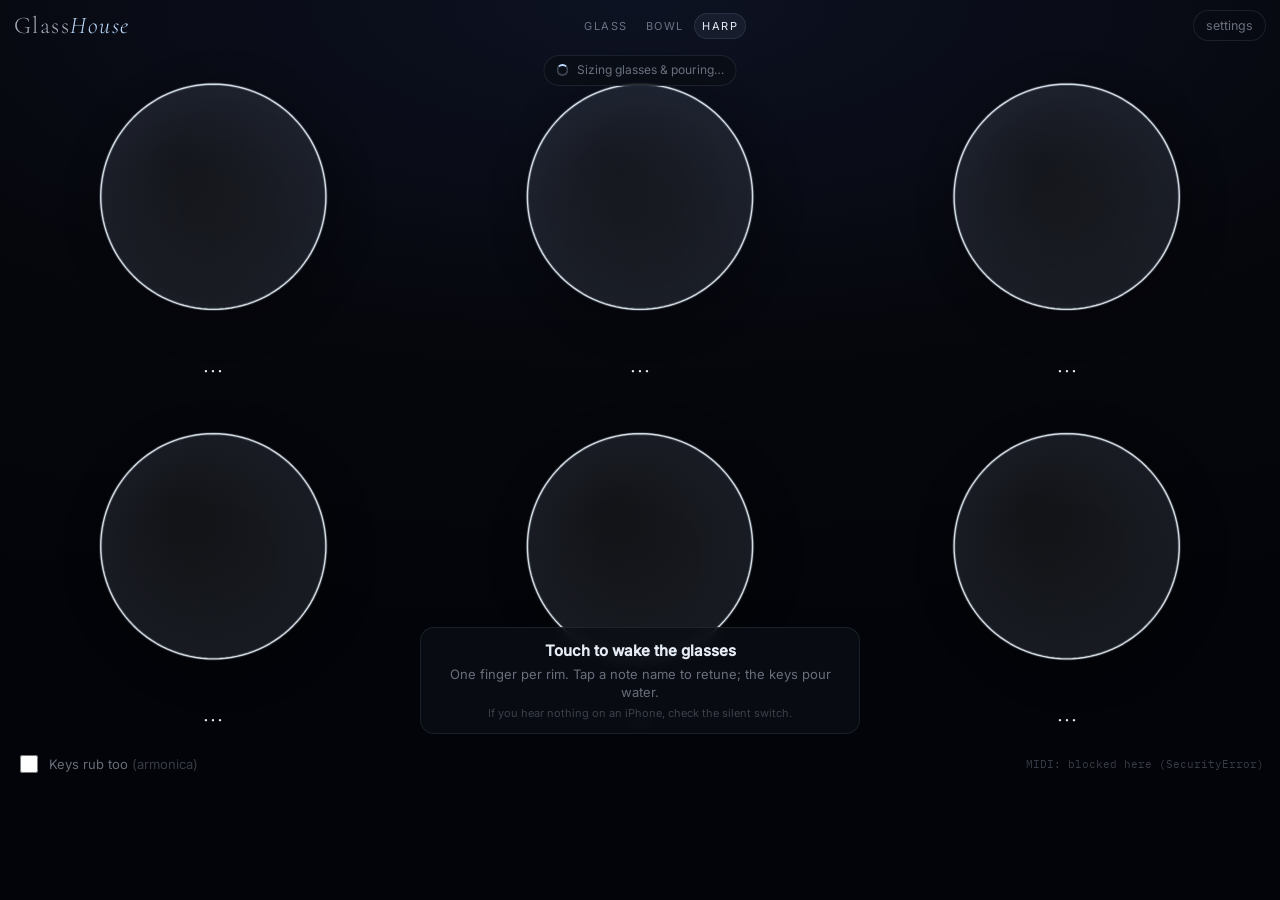
<file: ios/GlassHouse/Web/harp.html>
<!DOCTYPE html>
<html lang="en">
<head>
<meta charset="utf-8">
<meta name="viewport" content="width=device-width, initial-scale=1, maximum-scale=1, user-scalable=no, viewport-fit=cover">
<title>GlassHouse · Harp</title>
<style>@font-face{font-family:'Cormorant Garamond';font-weight:300;font-style:normal;font-display:block;src:url([data-uri]) format('woff2')}@font-face{font-family:'Cormorant Garamond';font-weight:400;font-style:normal;font-display:block;src:url([data-uri]) format('woff2')}@font-face{font-family:'Cormorant Garamond';font-weight:300;font-style:italic;font-display:block;src:url([data-uri]) format('woff2')}@font-face{font-family:'Cormorant Garamond';font-weight:400;font-style:italic;font-display:block;src:url([data-uri]) format('woff2')}@font-face{font-family:'Inter';font-weight:300;font-style:normal;font-display:block;src:url([data-uri]) format('woff2')}@font-face{font-family:'Inter';font-weight:400;font-style:normal;font-display:block;src:url([data-uri]) format('woff2')}@font-face{font-family:'Inter';font-weight:500;font-style:normal;font-display:block;src:url([data-uri]) format('woff2')}@font-face{font-family:'IBM Plex Mono';font-weight:400;font-style:normal;font-display:block;src:url([data-uri]) format('woff2')}</style>
<style>:root{--bg:#04050a;--card:rgba(12,15,26,.86);--line:rgba(190,210,240,.10);--ink:#e6ecf6;--dim:rgba(200,212,232,.5);--faint:rgba(190,205,230,.28);--accent:#bcdcff;--water:#3aa6d8;--warm:#f2c38b}
*{box-sizing:border-box;-webkit-tap-highlight-color:transparent}
html,body{margin:0;height:100%;background:radial-gradient(120% 70% at 50% 0%,#0d1222 0%,#06070d 55%,#030409 100%) var(--bg);color:var(--ink);font:15px/1.4 Inter,system-ui,-apple-system,sans-serif;-webkit-font-smoothing:antialiased;overflow:hidden;overscroll-behavior:none;-webkit-user-select:none;user-select:none;-webkit-touch-callout:none}
.app{height:100vh;height:100dvh;display:grid;grid-template-rows:auto minmax(0,1fr) auto;grid-template-columns:minmax(0,1fr);padding:env(safe-area-inset-top) env(safe-area-inset-right) env(safe-area-inset-bottom) env(safe-area-inset-left)}
header{display:flex;justify-content:space-between;align-items:center;gap:8px;padding:10px 14px 6px;min-width:0}
.mark{font:300 24px/1 "Cormorant Garamond",Georgia,serif;letter-spacing:.06em;color:rgba(220,230,245,.72);white-space:nowrap}
.mark i{font-style:italic;color:var(--accent)}
.tabs{display:flex;gap:2px;min-width:0}
.tabs a{color:var(--dim);text-decoration:none;font:400 11px Inter,sans-serif;letter-spacing:.14em;text-transform:uppercase;padding:6px 8px;border-radius:20px}
.tabs a.on{color:var(--ink);background:rgba(200,220,255,.06);box-shadow:inset 0 0 0 1px var(--line)}
.brand{display:flex;align-items:baseline;gap:10px}
h1{font:300 26px/1 Fraunces,Georgia,serif;margin:0}h1 span{font-weight:500;color:var(--accent)}
.mode{font:500 11px "IBM Plex Mono",monospace;letter-spacing:.12em;text-transform:uppercase;color:var(--faint)}
nav{display:flex;gap:8px;align-items:center}
a.solo{color:var(--dim);font-size:13px;text-decoration:none;padding:7px 10px}
button{font:400 12.5px Inter,sans-serif;color:var(--dim);background:rgba(200,220,255,.04);border:0;box-shadow:inset 0 0 0 1px var(--line);border-radius:22px;padding:8px 13px;cursor:pointer}
button.ghost{background:transparent}
button.primary{background:#1c3348;border-color:#2a4a66;color:#d7ecff}
.stagewrap{position:relative;min-height:0}
#stage{position:absolute;inset:0;width:100%;height:100%;display:block;touch-action:none}
.keysbar{padding:4px 10px 10px;min-width:0}
.keyopts{display:flex;justify-content:space-between;align-items:center;padding:2px 6px 6px;gap:10px;min-width:0}
.tog{display:flex;align-items:center;gap:8px;font-size:13px;color:var(--dim);flex:0 0 auto}
.tog em{font-style:normal;color:var(--faint)}
.tog input{width:18px;height:18px;accent-color:#9fd3ff}
.midi{font:11px "IBM Plex Mono",monospace;color:var(--faint);text-align:right;white-space:nowrap;overflow:hidden;text-overflow:ellipsis;min-width:0;flex:1 1 0}
.midi.on{color:var(--accent)}
#keys{width:100%;height:clamp(70px,12vh,120px);display:block;touch-action:none;border-radius:10px}
.hint{position:absolute;left:0;right:0;bottom:12px;display:flex;justify-content:center;pointer-events:none;transition:opacity .4s}
.hint.gone{opacity:0}
.hint-in{display:flex;flex-direction:column;gap:4px;align-items:center;text-align:center;background:rgba(10,14,20,.82);border:1px solid var(--line);border-radius:14px;padding:12px 16px;max-width:440px;backdrop-filter:blur(6px)}
.hint-in span{color:var(--dim);font-size:13px}.hint-in small{color:var(--faint);font-size:11px}
.busy{position:absolute;top:8px;left:50%;transform:translateX(-50%);display:flex;gap:8px;align-items:center;background:rgba(10,14,20,.85);border:1px solid var(--line);border-radius:20px;padding:6px 12px;font-size:12px;color:var(--dim);opacity:0;transition:opacity .2s;pointer-events:none}
.busy.on{opacity:1}
.spin{width:12px;height:12px;border-radius:50%;border:2px solid var(--faint);border-top-color:var(--accent);animation:sp .8s linear infinite}@keyframes sp{to{transform:rotate(360deg)}}
.sheet{position:fixed;inset:0;display:flex;align-items:flex-end;justify-content:center;background:rgba(0,0,0,.35);opacity:0;pointer-events:none;transition:opacity .2s;z-index:5}
.sheet.on{opacity:1;pointer-events:auto}
.sheet-in{width:min(560px,100%);max-height:86dvh;overflow:auto;background:var(--card);border:1px solid var(--line);border-radius:20px 20px 0 0;padding:14px 18px calc(18px + env(safe-area-inset-bottom));-webkit-user-select:none;user-select:none}
.sheet-head{display:flex;justify-content:space-between;align-items:center;margin-bottom:8px}
.ed-note{display:flex;gap:8px;align-items:center;justify-content:center;margin:6px 0}
.ed-note button{min-width:52px;padding:12px 10px}
.ed-big{display:flex;flex-direction:column;align-items:center;min-width:120px}
.ed-big b{font:300 38px/1 "Cormorant Garamond",serif}.ed-big span{font:12px "IBM Plex Mono",monospace;color:var(--dim)}
.ed-sub{color:var(--faint);font-size:12.5px;margin:8px 0}
.row{display:flex;flex-direction:column;gap:6px;margin:6px 0 10px}
.row label{font-size:13px;color:var(--dim);display:flex;justify-content:space-between}
.row em{font:normal 500 12.5px "IBM Plex Mono",monospace;color:var(--ink)}
.grid2{display:grid;grid-template-columns:1fr 1fr;gap:0 14px}
.btns{display:flex;gap:8px;flex-wrap:wrap;margin:4px 0 10px}
input[type=range]{width:100%;accent-color:#9fd3ff;height:26px}
select{appearance:none;-webkit-appearance:none;background:#0b0f15;color:var(--ink);border:1px solid var(--line);border-radius:10px;padding:9px 12px;font:inherit;font-size:14px;width:100%}
.seg{display:flex;background:#0b0f15;border:1px solid var(--line);border-radius:11px;padding:3px;gap:3px}
.seg button{flex:1;background:transparent;border:0;color:var(--dim);padding:8px 6px;border-radius:8px}
.seg button.on{background:#1d2735;color:var(--ink)}

@media (max-width:440px){
  .mark{font-size:20px;letter-spacing:.03em}
  .tabs a{padding:6px 6px;letter-spacing:.08em;font-size:10.5px}
  header button{padding:7px 10px}
  .hint-in{padding:9px 12px;max-width:300px}
  .hint-in span{font-size:12px}
}

.about{margin:4px 0 14px;padding:12px 14px;border-radius:16px;background:rgba(200,220,255,.03);box-shadow:inset 0 0 0 1px var(--line)}
.about h4{margin:0 0 6px;font:300 italic 20px "Cormorant Garamond",serif;color:rgba(220,230,245,.8)}
.about p{margin:0 0 8px;color:var(--dim);font-size:13px;line-height:1.6}
.sheet-in{background:rgba(12,15,26,.95);backdrop-filter:blur(18px);-webkit-backdrop-filter:blur(18px);box-shadow:inset 0 0 0 1px var(--line),0 -30px 80px -30px rgba(120,160,255,.25)}
.sheet-head b{font:300 italic 24px "Cormorant Garamond",serif;color:rgba(220,230,245,.8)}

.native-only{display:none !important}
body.native .native-only{display:inline-block !important}
body.native .web-only{display:none !important}
.keyopts .bt{padding:5px 10px;font-size:11.5px;flex:0 0 auto}
</style>
</head>
<body>
<div class="app">
  <header>
    <div class="mark">Glass<i>House</i></div>
    <nav class="tabs"><a href="index.html">Glass</a><a href="bowl.html">Bowl</a><a href="harp.html" class="on">Harp</a></nav>
    <button id="settingsBtn" class="ghost">settings</button>
  </header>

  <div class="stagewrap">
    <canvas id="stage" aria-label="Glass harp. Rub rims with one finger per glass; tap inside a glass to flick it; tap a label to retune."></canvas>
    <div id="hint" class="hint"><div class="hint-in"><b>Touch to wake the glasses</b><span>One finger per rim. Tap a note name to retune; the keys pour water.</span><small class="web-only">If you hear nothing on an iPhone, check the silent switch.</small></div></div>
    <div id="busy" class="busy"><div class="spin"></div><span id="busyMsg">Tuning…</span></div>
  </div>

  <div class="keysbar">
    <div class="keyopts">
      <label class="tog"><input type="checkbox" id="autorub"><span>Keys rub too <em>(armonica)</em></span></label>
      <span id="midiStat" class="midi">MIDI: —</span><button id="btMidiBtn" class="native-only bt">Bluetooth MIDI</button>
    </div>
    <canvas id="keys" aria-label="Keyboard: each key fills a glass with water to that pitch"></canvas>
  </div>
</div>

<div id="sheet" class="sheet">
  <div class="sheet-in">
    <div class="sheet-head"><b id="edTitle">Glass</b><button id="edClose" class="ghost">Done</button></div>
    <div class="ed-note">
      <button data-d="-12">−oct</button><button data-d="-1">−1</button>
      <div class="ed-big"><b id="edNote">C5</b><span id="edHz">—</span></div>
      <button data-d="1">+1</button><button data-d="12">+oct</button>
    </div>
    <p class="ed-sub">Changing the note re-sizes the glass and pours water to hit the pitch. Or set it by hand:</p>
    <div class="row"><label>Water <em id="edFillOut">—</em></label><input id="edFill" type="range" min="0" max="95" step="0.25"></div>
    <div class="row"><label>Size <em id="edSizeOut">—</em></label><input id="edSize" type="range" min="50" max="160" step="1"></div>
    <div class="row"><label>Shape</label><select id="edShape"></select></div>
  </div>
</div>

<div id="settings" class="sheet">
  <div class="sheet-in">
    <div class="sheet-head"><b>Harp settings</b><button id="setClose" class="ghost">Done</button></div>
    <div class="about">
      <h4>What this is</h4>
      <p>Nothing here is a recording. Each glass is a full physics model running on its own: an elastic crystal shell solved from its shape, water flowing inside it, and a wet fingertip that grips and slips around the rim. That stick–slip finds each glass's note by itself.</p>
      <p>Tuning works the way a glass-harp maker does it. The auto-tuner picks each glass's size, then pours water until the model sings exactly on the note. The keys pour water too. Water only lowers a glass's pitch, so each glass covers about 9–11 semitones.</p>
    </div>
    <div class="grid2">
      <div class="row"><label>Glasses</label><div class="seg" id="count"><button data-v="4">4</button><button data-v="5">5</button><button data-v="6" class="on">6</button></div></div>
      <div class="row"><label>Material</label><select id="material"></select></div>
    </div>
    <div class="grid2">
      <div class="row"><label>Root</label><select id="root"></select></div>
      <div class="row"><label>Scale</label><select id="scale"></select></div>
    </div>
    <div class="btns"><button id="tuneScale" class="primary">Tune to scale</button><button id="spread">Spread sizes for keyboard</button></div>
    <div class="row"><label>Finger pressure <em id="pressOut">1.00 N</em></label><input id="press" type="range" min="0.2" max="3" step="0.05" value="1"></div>
    <div class="row"><label>Finger</label><div class="seg" id="cond"><button data-v="wet" class="on">Wet &amp; clean</button><button data-v="dry">Dry</button><button data-v="oily">Oily</button></div></div>
    <div class="grid2">
      <div class="row"><label>Room <em id="reverbOut">30%</em></label><input id="reverb" type="range" min="0" max="100" value="30"></div>
      <div class="row"><label>Volume <em id="volOut">80%</em></label><input id="vol" type="range" min="0" max="100" value="80"></div>
    </div>
    <p class="ed-sub">Each glass is the same physics as the solo page (shell FE, potential-flow water, stick–slip finger), running as an independent voice. A glass's pitch range is set by its size: water can only lower it, by about 9–11 semitones from empty to nearly full.</p>
  </div>
</div>
<script type="text/plain" id="dsp-src">/*  GlassHouse — real-time dynamics (runs inside the AudioWorklet)
 *  ------------------------------------------------------------
 *  Each wet mode (n, m) is a degenerate pair (cos n·θ / sin n·θ shapes). A real
 *  glass is never perfectly axisymmetric, so the pair is split by a tiny
 *  fraction about a fixed "defect" axis — this is what makes real glasses beat.
 *
 *  Finger = fingertip pad: mass m_p on a shear spring/damper (skin) whose base
 *  is your fingertip moving round the rim. Pad ↔ glass contact obeys a
 *  velocity-weakening (Stribeck) friction law, solved implicitly every
 *  sub-step: stick if the force needed to keep zero slip is below μs·F_N,
 *  otherwise slip with μ(|v_rel|)·F_N. The glass side of that solve uses the
 *  exact one-step mobility of all modes at the contact point, so stick–slip
 *  locks to the glass resonance on its own — nothing is told what pitch to make.
 *  Skin also damps radial/axial rim motion under the finger (∝ F_N^0.7).
 *  Sound = far-field pressure from each mode's radiated power with its cos(nθ)
 *  directivity, picked up at two virtual mics in front of the glass.
 */
(function (root) {
  'use strict';
  const TAU = Math.PI * 2;
  const wrap = a => { a = (a + Math.PI) % TAU; if (a < 0) a += TAU; return a - Math.PI; };

  const FINGER = {
    wet:  { mu0: 0.60, d: 0.15, eps: 0.05, beta: 0.0, Dc: 2e-6, vAge: 0.002 },
    dry:  { mu0: 0.85, d: 0.03,  eps: 0.001, beta: 0.6, Dc: 2e-6, vAge: 0.002 },
    oily: { mu0: 0.22, d: 0.004, eps: 0.003, beta: 0.0, Dc: 2e-6, vAge: 0.002 },
    // puja sticks on bronze (rubbing the outside wall just below the rim)
    leather: { mu0: 0.55, d: 0.12, eps: 0.04, beta: 0.0, Dc: 2e-6, vAge: 0.002 },
    wood:    { mu0: 0.38, d: 0.07, eps: 0.04, beta: 0.0, Dc: 2e-6, vAge: 0.002 },
  };

  // puja contact mechanics: unilateral radial contact (penalty spring-dashpot), stick mass held by the hand,
  // tangential compliance of hand+stick. Leather is soft and lossy; bare wood is stiff, so it can lose
  // contact on every cycle once the rim amplitude exceeds the static indentation -> the rattle.
  const PUJA = {
    leather: { kc: 4e4, cc: 12, ms: 0.03, ch: 3, mp: 0.004, kp: 6000, cp: 4 },
    wood:    { kc: 4e5, cc: 6,  ms: 0.03, ch: 3, mp: 0.004, kp: 6000, cp: 4 },
  };

  // steady-state friction: logarithmic velocity weakening (rate-and-state form) + viscous term
  function muSteady(fr, v) { return Math.max(0.02, fr.mu0 - fr.d * Math.log((v + fr.eps) / 0.1) + fr.beta * v); }

  class GlassVoice {
    constructor(fs, opt) {
      this.fs = fs; this.os = (opt && opt.os) || 2; this.dt = 1 / (fs * this.os);
      this.N = 0; this.cap = 64; this.alloc(this.cap);
      this.keys = []; this.alpha = 0.37; this.split = 3e-4;
      this.Rrim = 0.036;
      // finger
      this.down = false; this.theta = 0; this.thetaT = 0; this.omT = 0; this.omS = 0;
      this.FN = 1.0; this.fr = FINGER.wet; this.mu = 0.7;
      this.mp = 3e-5; this.kp = 1000; this.cp = 1.5;   // fingertip shear impedance (Wiertlewski & Hayward 2012) this.xp = 0; this.vp = 0; this.vb = 0;
      this.cc0 = 3.0; this.rough = 0.01; this.ridge = 4.5e-4; this.ridgePh = 0; this.nz = 0;
      // taps
      this.tapT = -1; this.tapDur = 4e-4; this.tapF = 0; this.tapTh = 0;
      // exciter: 'finger' (on the rim top, constant normal force) or 'puja' (radial unilateral contact)
      this.exc = 'finger'; this.side = 1; this.pj = PUJA.leather; this.y = 0; this.yd = 0; this.Fc = 0; this.contactCount = 0; this.FcAcc = 0;
      // mics: viewer is at the bottom of the screen (theta = +pi/2), mics +-25 deg
      this.mic = [Math.PI / 2 + 0.44, Math.PI / 2 - 0.44];
      this.gain = 1 / 0.25;                            // 0.25 Pa -> full scale
      this.stickCount = 0; this.stepCount = 0; this.pAcc = 0; this.pN = 0;
      this.seed = 12345;
      this.glideA = 1 - Math.exp(-this.dt / 0.012);
    }
    alloc(n) {
      const F = () => new Float64Array(n);
      this.q = F(); this.v = F(); this.w2 = F(); this.w2T = F(); this.dc = F(); this.om = F();
      this.nn = new Int32Array(n); this.isB = new Uint8Array(n);
      this.aT = F(); this.aR = F(); this.aA = F(); this.gL = F(); this.gR = F(); this.G = F();
      this.pT = F(); this.pR = F(); this.pA = F(); this.vs = F();
    }
    rand() { this.seed = (this.seed * 1664525 + 1013904223) >>> 0; return this.seed / 4294967296 * 2 - 1; }

    setModes(list, opt) {
      opt = opt || {};
      if (opt.split != null) this.split = opt.split;
      if (opt.alpha != null) this.alpha = opt.alpha;
      if (opt.Rrim) this.Rrim = opt.Rrim;
      const oldIdx = new Map(); this.keys.forEach((k, i) => oldIdx.set(k, i));
      const oq = this.q, ov = this.v, ow2 = this.w2;
      const lim = 1.7 / this.dt, need = list.length * 2;
      if (need > this.cap) { this.cap = need; }
      const q = new Float64Array(this.cap), v = new Float64Array(this.cap);
      const keep = this.q; this.alloc(this.cap);
      const keys = []; let k = 0;
      for (const m of list) {
        if (m.omega > lim) continue;
        for (let b = 0; b < 2; b++) {
          const key = m.key + (b ? 'B' : 'A'), j = oldIdx.get(key);
          const om = m.omega * (1 + (b ? 0.5 : -0.5) * this.split);
          this.om[k] = om;
          this.w2T[k] = Math.pow(2 / this.dt * Math.sin(om * this.dt / 2), 2);  // pre-warped for symplectic Euler
          // keep the vibration and glide the stiffness when a mode is retuned (pouring while it sings)
          if (j != null) { q[k] = oq[j]; v[k] = ov[j]; this.w2[k] = ow2[j]; } else this.w2[k] = this.w2T[k];
          this.dc[k] = 2 * m.zeta * om;
          this.nn[k] = m.n; this.isB[k] = b;
          this.aT[k] = m.rimV; this.aR[k] = m.rimR; this.aA[k] = m.rimA; this.G[k] = m.G;
          const fL = this.mic[0] - this.alpha, fR = this.mic[1] - this.alpha;
          this.gL[k] = m.G * (b ? Math.sin(m.n * fL) : Math.cos(m.n * fL));
          this.gR[k] = m.G * (b ? Math.sin(m.n * fR) : Math.cos(m.n * fR));
          keys.push(key); k++;
        }
      }
      this.q = q; this.v = v; this.N = k; this.keys = keys;
    }

    setFinger(f) {
      if (f.FN != null) this.FN = f.FN;
      if (f.cond) this.fr = FINGER[f.cond] || FINGER.wet;
      if (f.down != null) {
        if (f.down && !this.down) { this.mu = muSteady(this.fr, 0); this.seatPuja = true; this.theta = f.theta; this.thetaT = f.theta; this.omS = 0; this.xp = 0; this.vp = 0; }
        this.down = f.down;
      }
      if (f.theta != null) this.thetaT = f.theta;
      if (f.omega != null) this.omT = f.omega;
    }
    // true when the glass is silent and untouched: skip it entirely (saves CPU with many glasses)
    quiet() {
      if (this.down || this.tapT >= 0) return false;
      let e = 0; for (let k = 0; k < this.N; k++) e += this.G[k] * (Math.abs(this.v[k]) + this.om[k] * Math.abs(this.q[k]));
      if (e < 3e-6) { if (e > 0) { this.q.fill(0); this.v.fill(0); } return true; }
      return false;
    }
    tap(theta, force, dur) { this.tapT = 0; this.tapTh = theta; this.tapF = force || 6; this.tapDur = dur || 4e-4; }
    setExciter(e) {
      if (e.kind) this.exc = e.kind;
      if (e.side) this.side = e.side;
      if (e.stick && PUJA[e.stick]) { this.pj = PUJA[e.stick]; this.fr = FINGER[e.stick]; }
      if (this.exc === 'puja') { this.mp = this.pj.mp; this.kp = this.pj.kp; this.cp = this.pj.cp; }
      else { this.mp = 3e-5; this.kp = 1000; this.cp = 1.5; }
    }
    damp() { this.q.fill(0); this.v.fill(0); }

    // shape factors for oscillator k at angle th
    process(outL, outR, len) {
      const dt = this.dt, os = this.os, N = this.N, fr = this.fr;
      const q = this.q, v = this.v, w2 = this.w2, dc = this.dc, nn = this.nn, isB = this.isB;
      const aT = this.aT, aR = this.aR, aA = this.aA, pT = this.pT, pR = this.pR, pA = this.pA, vs = this.vs;
      const cn = new Float64Array(8), snn = new Float64Array(8), tc = new Float64Array(8), ts = new Float64Array(8);
      const aW = 1 - Math.exp(-dt / 0.018);
      for (let i = 0; i < len; i++) {
        let accL = 0, accR = 0;
        for (let o = 0; o < os; o++) {
          // ---- finger kinematics (smoothed velocity, soft position lock)
          if (this.down) {
            this.omS += (this.omT - this.omS) * aW;
            this.thetaT += this.omT * dt;
            this.theta += this.omS * dt + wrap(this.thetaT - this.theta) * 25 * dt;
            this.vb = this.Rrim * this.omS;
          }
          const ph = this.theta - this.alpha, c1 = Math.cos(ph), s1 = Math.sin(ph);
          cn[0] = 1; snn[0] = 0; cn[1] = c1; snn[1] = s1;
          for (let n = 2; n < 8; n++) { cn[n] = cn[n - 1] * c1 - snn[n - 1] * s1; snn[n] = snn[n - 1] * c1 + cn[n - 1] * s1; }
          let tapping = false, Ft = 0;
          if (this.tapT >= 0) {
            const tp = this.tapTh - this.alpha, c = Math.cos(tp), s = Math.sin(tp);
            tc[0] = 1; ts[0] = 0; tc[1] = c; ts[1] = s;
            for (let n = 2; n < 8; n++) { tc[n] = tc[n - 1] * c - ts[n - 1] * s; ts[n] = ts[n - 1] * c + tc[n - 1] * s; }
            Ft = -this.tapF * Math.sin(Math.PI * this.tapT / this.tapDur);          // inward radial push
            tapping = true; this.tapT += dt; if (this.tapT > this.tapDur) this.tapT = -1;
          }
          // ---- contact geometry + explicit forces
          let vr = 0, va = 0, Y = 0;
          for (let k = 0; k < N; k++) {
            const n = nn[k], C = cn[n], S = snn[n];
            if (isB[k]) { pT[k] = -aT[k] * C; pR[k] = aR[k] * S; pA[k] = aA[k] * S; }
            else { pT[k] = aT[k] * S; pR[k] = aR[k] * C; pA[k] = aA[k] * C; }
            vr += pR[k] * v[k]; va += pA[k] * v[k]; Y += pT[k] * pT[k];
          }
          let Fr, Fa, FNnow = this.FN;
          if (this.exc === 'puja') {
            let ur = 0; for (let k = 0; k < N; k++) ur += pR[k] * q[k];
            const P = this.pj, sd = this.side;
            let Fc = 0;
            if (this.down) {
              if (this.seatPuja) { this.y = ur - sd * this.FN / P.kc; this.yd = vr; this.seatPuja = false; }
              const del = sd * (ur - this.y), deld = sd * (vr - this.yd);
              if (del > 0) { Fc = P.kc * del + P.cc * deld; if (Fc < 0) Fc = 0; }
              this.yd += dt * (sd * Fc - sd * this.FN - P.ch * this.yd) / P.ms; this.y += dt * this.yd;
              if (Fc > 0) this.contactCount++;
              this.FcAcc += Fc;
            }
            this.Fc = Fc; FNnow = Fc;
            Fr = -sd * Fc; Fa = 0;
          } else {
            const cc = this.down ? this.cc0 * Math.sqrt(this.FN) : 0;
            Fr = -cc * vr; Fa = -cc * va;
          }
          let vg = 0;
          for (let k = 0; k < N; k++) {
            let Q = pR[k] * Fr + pA[k] * Fa;
            if (tapping) { const n = nn[k]; Q += Ft * aR[k] * (isB[k] ? ts[n] : tc[n]); }
            w2[k] += (this.w2T[k] - w2[k]) * this.glideA;
            const vk = (v[k] + dt * (-w2[k] * q[k] + Q)) / (1 + dc[k] * dt);
            vs[k] = vk; vg += pT[k] * vk;
          }
          // ---- friction (implicit)
          let F = 0;
          if (this.down && FNnow > 0) {
            const mp = this.mp;
            const vpS = (this.vp + dt * (-this.kp * this.xp + this.cp * this.vb) / mp) / (1 + this.cp * dt / mp);
            const vrel = vpS - vg, Z = dt * (1 / mp + Y);
            // fingerprint ridges + skin micro-roughness modulate the friction coefficient
            this.ridgePh += Math.abs(this.vb) * dt / this.ridge;
            this.nz = 0.97 * this.nz + 0.03 * this.rand();
            const mod = 1 + this.rough * (0.6 * Math.sin(TAU * this.ridgePh) + 4 * this.nz);
            const FN = FNnow, muNow = this.mu * mod;
            const Fs = vrel / Z;
            let vAfter;
            if (Math.abs(Fs) <= muNow * FN) { F = Fs; vAfter = 0; this.stickCount++; }
            else { const sg = vrel > 0 ? 1 : -1; F = sg * muNow * FN; vAfter = vrel - Z * F; }
            // rate-and-state friction: the contact's friction level relaxes toward the
            // steady-state Stribeck value over a slip distance Dc (and re-ages while stuck)
            const av = Math.abs(vAfter);
            const muSS = muSteady(fr, av);
            const rate = fr.tau ? 1 / fr.tau : (av + fr.vAge) / fr.Dc;
            this.mu += (muSS - this.mu) * (1 - Math.exp(-dt * rate));
            this.vp = vpS - dt * F / mp;
            this.xp += dt * (this.vp - this.vb);
            this.stepCount++;
          }
          // ---- update modes, radiate
          let pl = 0, pr = 0;
          const gL = this.gL, gR = this.gR;
          for (let k = 0; k < N; k++) {
            const vk = vs[k] + dt * pT[k] * F;
            v[k] = vk; q[k] += dt * vk;
            pl += gL[k] * vk; pr += gR[k] * vk;
          }
          accL += pl; accR += pr;
        }
        const L = accL / os, R = accR / os;
        this.pAcc += 0.5 * (L * L + R * R); this.pN++;
        outL[i] = L * this.gain; outR[i] = R * this.gain;
      }
    }

    // snapshot for visuals: complex amplitude per oscillator
    snapshot() {
      const N = this.N, amps = new Float64Array(N * 2);
      for (let k = 0; k < N; k++) { amps[2 * k] = this.q[k]; amps[2 * k + 1] = this.v[k] / this.om[k]; }
      const prms = Math.sqrt(this.pAcc / Math.max(1, this.pN));
      const stick = this.stepCount ? this.stickCount / this.stepCount : 0;
      const steps = this.pN * this.os, contact = this.down && steps ? this.contactCount / steps : 0, Fmean = steps ? this.FcAcc / steps : 0;
      this.pAcc = 0; this.pN = 0; this.stickCount = 0; this.stepCount = 0; this.contactCount = 0; this.FcAcc = 0;
      return { keys: this.keys.slice(), amps, theta: this.theta, down: this.down, prms, stick, vb: this.vb, alpha: this.alpha, contact, Fmean, y: this.y };
    }
  }

  const api = { GlassVoice, FINGER, PUJA };
  if (typeof module !== 'undefined' && module.exports) module.exports = api; else root.GlassDSP = api;
})(typeof globalThis !== 'undefined' ? globalThis : this);
</script>
<script type="text/plain" id="phys-src">/*  GlassHouse — physics core
 *  ------------------------------------------------------------
 *  1. Glass bowl = thin elastic shell of revolution (Love first-approximation
 *     strains), discretised along the meridian with C1 Hermite-cubic elements
 *     for u (meridional), v (circumferential), w (normal), one Fourier order n
 *     at a time, clamped where the bowl meets the stem.
 *  2. Liquid = inviscid, incompressible potential flow inside the real bowl
 *     shape, pressure-release free surface (phi = 0; gravity/capillarity are
 *     negligible at audio frequency). Solved by Ritz minimisation of the
 *     kinetic-energy functional -> added-mass matrix in dry-mode coordinates.
 *  3. Wet modes = generalised eigenproblem K q = w^2 (M + M_fluid) q in a
 *     basis of dry modes.
 *  4. Losses per mode: material loss factor, acoustic radiation (exact 2-D
 *     cylindrical-harmonic radiation resistance applied strip-wise along the
 *     bowl height), viscous Stokes boundary layer of the liquid at the wall
 *     (from the potential-flow slip velocity), small support loss.
 */
(function (root) {
  'use strict';

  // ---------------------------------------------------------------- linalg
  function mat(n, m) { const a = new Array(n); for (let i = 0; i < n; i++) a[i] = new Float64Array(m); return a; }

  function cholesky(A) {
    const n = A.length, L = mat(n, n);
    for (let j = 0; j < n; j++) {
      let s = A[j][j];
      const Lj = L[j];
      for (let k = 0; k < j; k++) s -= Lj[k] * Lj[k];
      if (!(s > 0)) throw new Error('matrix not SPD at ' + j + ' (' + s + ')');
      const d = Math.sqrt(s); Lj[j] = d;
      for (let i = j + 1; i < n; i++) {
        const Li = L[i]; let t = A[i][j];
        for (let k = 0; k < j; k++) t -= Li[k] * Lj[k];
        Li[j] = t / d;
      }
    }
    return L;
  }
  function fwdSub(L, b) { const n = L.length, x = new Float64Array(n); for (let i = 0; i < n; i++) { let s = b[i]; const Li = L[i]; for (let k = 0; k < i; k++) s -= Li[k] * x[k]; x[i] = s / Li[i]; } return x; }
  function bwdSubT(L, b) { const n = L.length, x = new Float64Array(n); for (let i = n - 1; i >= 0; i--) { let s = b[i]; for (let k = i + 1; k < n; k++) s -= L[k][i] * x[k]; x[i] = s / L[i][i]; } return x; }
  function cholSolve(L, b) { return bwdSubT(L, fwdSub(L, b)); }

  // Symmetric eigen-decomposition (Householder tridiagonalisation + implicit QL; JAMA port)
  function symEig(A) {
    const n = A.length, V = A.map(r => Float64Array.from(r)), d = new Float64Array(n), e = new Float64Array(n);
    for (let j = 0; j < n; j++) d[j] = V[n - 1][j];
    for (let i = n - 1; i > 0; i--) {
      let scale = 0, h = 0;
      for (let k = 0; k < i; k++) scale += Math.abs(d[k]);
      if (scale === 0) {
        e[i] = d[i - 1];
        for (let j = 0; j < i; j++) { d[j] = V[i - 1][j]; V[i][j] = 0; V[j][i] = 0; }
      } else {
        for (let k = 0; k < i; k++) { d[k] /= scale; h += d[k] * d[k]; }
        let f = d[i - 1], g = Math.sqrt(h); if (f > 0) g = -g;
        e[i] = scale * g; h -= f * g; d[i - 1] = f - g;
        for (let j = 0; j < i; j++) e[j] = 0;
        for (let j = 0; j < i; j++) {
          f = d[j]; V[j][i] = f; g = e[j] + V[j][j] * f;
          for (let k = j + 1; k <= i - 1; k++) { g += V[k][j] * d[k]; e[k] += V[k][j] * f; }
          e[j] = g;
        }
        f = 0;
        for (let j = 0; j < i; j++) { e[j] /= h; f += e[j] * d[j]; }
        const hh = f / (h + h);
        for (let j = 0; j < i; j++) e[j] -= hh * d[j];
        for (let j = 0; j < i; j++) {
          f = d[j]; g = e[j];
          for (let k = j; k <= i - 1; k++) V[k][j] -= (f * e[k] + g * d[k]);
          d[j] = V[i - 1][j]; V[i][j] = 0;
        }
      }
      d[i] = h;
    }
    for (let i = 0; i < n - 1; i++) {
      V[n - 1][i] = V[i][i]; V[i][i] = 1; const h = d[i + 1];
      if (h !== 0) {
        for (let k = 0; k <= i; k++) d[k] = V[k][i + 1] / h;
        for (let j = 0; j <= i; j++) {
          let g = 0;
          for (let k = 0; k <= i; k++) g += V[k][i + 1] * V[k][j];
          for (let k = 0; k <= i; k++) V[k][j] -= g * d[k];
        }
      }
      for (let k = 0; k <= i; k++) V[k][i + 1] = 0;
    }
    for (let j = 0; j < n; j++) { d[j] = V[n - 1][j]; V[n - 1][j] = 0; }
    V[n - 1][n - 1] = 1; e[0] = 0;
    for (let i = 1; i < n; i++) e[i - 1] = e[i];
    e[n - 1] = 0;
    let f = 0, tst1 = 0; const eps = Math.pow(2, -52);
    for (let l = 0; l < n; l++) {
      tst1 = Math.max(tst1, Math.abs(d[l]) + Math.abs(e[l]));
      let m = l;
      while (m < n) { if (Math.abs(e[m]) <= eps * tst1) break; m++; }
      if (m > l) {
        let iter = 0;
        do {
          if (++iter > 200) break;
          let g = d[l], p = (d[l + 1] - g) / (2 * e[l]), r = Math.hypot(p, 1); if (p < 0) r = -r;
          d[l] = e[l] / (p + r); d[l + 1] = e[l] * (p + r);
          const dl1 = d[l + 1]; let h = g - d[l];
          for (let i = l + 2; i < n; i++) d[i] -= h;
          f += h;
          p = d[m]; let c = 1, c2 = c, c3 = c; const el1 = e[l + 1]; let s = 0, s2 = 0;
          for (let i = m - 1; i >= l; i--) {
            c3 = c2; c2 = c; s2 = s;
            g = c * e[i]; h = c * p; r = Math.hypot(p, e[i]);
            e[i + 1] = s * r; s = e[i] / r; c = p / r; p = c * d[i] - s * g;
            d[i + 1] = h + s * (c * g + s * d[i]);
            for (let k = 0; k < n; k++) { h = V[k][i + 1]; V[k][i + 1] = s * V[k][i] + c * h; V[k][i] = c * V[k][i] - s * h; }
          }
          p = -s * s2 * c3 * el1 * e[l] / dl1; e[l] = s * p; d[l] = c * p;
        } while (Math.abs(e[l]) > eps * tst1);
      }
      d[l] = d[l] + f; e[l] = 0;
    }
    const idx = Array.from({ length: n }, (_, i) => i).sort((a, b) => d[a] - d[b]);
    return { values: idx.map(i => d[i]), vectors: idx.map(i => { const v = new Float64Array(n); for (let k = 0; k < n; k++) v[k] = V[k][i]; return v; }) };
  }

  // Generalised symmetric-definite eigenproblem K x = lambda M x, x^T M x = 1
  function genEig(K, M, nKeep) {
    const n = K.length, L = cholesky(M);
    const X = mat(n, n);                              // X = L^-1 K   (column by column)
    const col = new Float64Array(n);
    for (let j = 0; j < n; j++) { for (let i = 0; i < n; i++) col[i] = K[i][j]; const y = fwdSub(L, col); for (let i = 0; i < n; i++) X[i][j] = y[i]; }
    const C = mat(n, n);                              // C = L^-1 X^T
    for (let j = 0; j < n; j++) { for (let i = 0; i < n; i++) col[i] = X[j][i]; const y = fwdSub(L, col); for (let i = 0; i < n; i++) C[i][j] = y[i]; }
    for (let i = 0; i < n; i++) for (let j = 0; j < i; j++) { const a = 0.5 * (C[i][j] + C[j][i]); C[i][j] = a; C[j][i] = a; }
    const { values, vectors } = symEig(C);
    const k = Math.min(nKeep || n, n), out = [];
    for (let i = 0; i < k; i++) out.push({ lambda: values[i], x: bwdSubT(L, vectors[i]) });
    return out;
  }

  // -------------------------------------------------------------- quadrature
  const GL = (function () {
    function rule(n) {                                // Gauss-Legendre on [-1,1]
      const x = new Float64Array(n), w = new Float64Array(n);
      for (let i = 0; i < n; i++) {
        let z = Math.cos(Math.PI * (i + 0.75) / (n + 0.5)), pp = 0;
        for (let it = 0; it < 100; it++) {
          let p1 = 1, p2 = 0;
          for (let j = 1; j <= n; j++) { const p3 = p2; p2 = p1; p1 = ((2 * j - 1) * z * p2 - (j - 1) * p3) / j; }
          pp = n * (z * p1 - p2) / (z * z - 1);
          const z1 = z; z = z1 - p1 / pp; if (Math.abs(z - z1) < 1e-15) break;
        }
        x[i] = z; w[i] = 2 / ((1 - z * z) * pp * pp);
      }
      return { x, w };
    }
    const c = {}; return n => c[n] || (c[n] = rule(n));
  })();

  // Legendre P_0..P_{N-1} and derivatives at X
  function legendre(N, X, P, dP) {
    P[0] = 1; dP[0] = 0; if (N > 1) { P[1] = X; dP[1] = 1; }
    for (let k = 2; k < N; k++) { P[k] = ((2 * k - 1) * X * P[k - 1] - (k - 1) * P[k - 2]) / k; dP[k] = dP[k - 2] + (2 * k - 1) * P[k - 1]; }
  }

  // ----------------------------------------------------------------- Bessel
  const EULER = 0.5772156649015329;
  function besselJ(n, x) { let s = 0, t = Math.pow(x / 2, n); for (let k = 1; k <= n; k++) t /= k; for (let k = 0; k < 80; k++) { s += t; t *= -(x * x / 4) / ((k + 1) * (k + 1 + n)); if (Math.abs(t) < 1e-18 * Math.abs(s)) break; } return s; }
  function besselY(n, x) {                            // A&S 9.1.11, integer n >= 0
    const h = x / 2; let s1 = 0;
    if (n > 0) { const fact = [1]; for (let i = 1; i <= n; i++) fact[i] = fact[i - 1] * i; for (let k = 0; k < n; k++) s1 += fact[n - k - 1] / fact[k] * Math.pow(h * h, k); s1 *= -Math.pow(h, -n) / Math.PI; }
    const s2 = 2 / Math.PI * Math.log(h) * besselJ(n, x);
    let psiK = -EULER, psiNK = -EULER; for (let i = 1; i <= n; i++) psiNK += 1 / i;
    let t = Math.pow(h, n); for (let i = 1; i <= n; i++) t /= i;          // (h^n)/(0! n!)
    let s3 = 0;
    for (let k = 0; k < 80; k++) {
      s3 += (psiK + psiNK) * t;
      t *= -(h * h) / ((k + 1) * (n + k + 1)); psiK += 1 / (k + 1); psiNK += 1 / (n + k + 1);
      if (Math.abs(t) < 1e-18) break;
    }
    return s1 + s2 - s3 / Math.PI;
  }
  // Real part of the specific radiation impedance of a cylinder vibrating as cos(n theta):
  //   z_n = i rho c H_n(ka)/H_n'(ka);  Re z_n = rho c * (2/(pi ka)) / |H_n'(ka)|^2  (Wronskian)
  function radResistance(n, x, rhoC) {
    const dJ = n === 0 ? -besselJ(1, x) : 0.5 * (besselJ(n - 1, x) - besselJ(n + 1, x));
    const dY = n === 0 ? -besselY(1, x) : 0.5 * (besselY(n - 1, x) - besselY(n + 1, x));
    return rhoC * (2 / (Math.PI * x)) / (dJ * dJ + dY * dY);
  }

  // --------------------------------------------------------------- geometry
  // Midsurface meridian = cubic Bezier in (r, z) [mm], P0 at stem junction.
  function makeGeometry(P, scale, tRim, tBase, thickFn) {
    const S = scale * 1e-3;
    const p = P.map(q => [q[0] * S, q[1] * S]);
    function bz(t) {
      const u = 1 - t;
      const r = u * u * u * p[0][0] + 3 * u * u * t * p[1][0] + 3 * u * t * t * p[2][0] + t * t * t * p[3][0];
      const z = u * u * u * p[0][1] + 3 * u * u * t * p[1][1] + 3 * u * t * t * p[2][1] + t * t * t * p[3][1];
      const d1 = (a, b) => 3 * (u * u * (p[1][a] - p[0][a]) + 2 * u * t * (p[2][a] - p[1][a]) + t * t * (p[3][a] - p[2][a]));
      const d2 = a => 6 * (u * (p[2][a] - 2 * p[1][a] + p[0][a]) + t * (p[3][a] - 2 * p[2][a] + p[1][a]));
      const d3 = a => 6 * (p[3][a] - 3 * p[2][a] + 3 * p[1][a] - p[0][a]);
      return { r, z, rt: d1(0), zt: d1(1), rtt: d2(0), ztt: d2(1), rttt: d3(0), zttt: d3(1) };
    }
    const NT = 4000, Ts = new Float64Array(NT + 1), Ss = new Float64Array(NT + 1);
    let prev = Math.hypot(bz(0).rt, bz(0).zt);
    for (let i = 1; i <= NT; i++) {                   // Simpson per sub-interval
      const t0 = (i - 1) / NT, t1 = i / NT, tm = 0.5 * (t0 + t1);
      const bm = bz(tm), b1 = bz(t1), sm = Math.hypot(bm.rt, bm.zt), s1 = Math.hypot(b1.rt, b1.zt);
      Ss[i] = Ss[i - 1] + (t1 - t0) * (prev + 4 * sm + s1) / 6; Ts[i] = t1; prev = s1;
    }
    const L = Ss[NT];
    function tOfS(s) {
      if (s <= 0) return 0; if (s >= L) return 1;
      let lo = 0, hi = NT; while (hi - lo > 1) { const m = (lo + hi) >> 1; if (Ss[m] < s) lo = m; else hi = m; }
      let t = Ts[lo] + (s - Ss[lo]) / (Ss[hi] - Ss[lo]) * (Ts[hi] - Ts[lo]);
      const b = bz(t); t += 0; return t;
    }
    function thick(s) { if (thickFn) return thickFn(s, L); const x = 1 - s / L; return tRim + (tBase - tRim) * x * x; }
    function at(s) {
      const b = bz(tOfS(s));
      const sig = Math.hypot(b.rt, b.zt), c = b.rt / sig, sn = b.zt / sig;
      const N = b.rt * b.ztt - b.zt * b.rtt, Nt = b.rt * b.zttt - b.zt * b.rttt;
      const sigt = (b.rt * b.rtt + b.zt * b.ztt) / sig;
      const k1 = N / (sig * sig * sig);
      const dk1 = (Nt / (sig * sig * sig) - 3 * N * sigt / (sig * sig * sig * sig)) / sig;
      const k2 = sn / b.r, dk2 = c * (k1 - k2) / b.r;
      return { r: b.r, z: b.z, c, sn, k1, dk1, k2, dk2, t: thick(s) };
    }
    // inner (liquid-side) surface table, z made monotone
    const NI = 800, inner = { s: new Float64Array(NI + 1), r: new Float64Array(NI + 1), z: new Float64Array(NI + 1) };
    for (let i = 0; i <= NI; i++) {
      const s = L * i / NI, g = at(s);
      inner.s[i] = s; inner.r[i] = g.r - 0.5 * g.t * g.sn; inner.z[i] = g.z + 0.5 * g.t * g.c;
      if (i > 0 && inner.z[i] <= inner.z[i - 1]) inner.z[i] = inner.z[i - 1] + 1e-9;
    }
    function innerAtZ(zq) {                           // returns {r, s}
      const Z = inner.z; if (zq <= Z[0]) return { r: inner.r[0], s: 0 };
      if (zq >= Z[NI]) return { r: inner.r[NI], s: L };
      let lo = 0, hi = NI; while (hi - lo > 1) { const m = (lo + hi) >> 1; if (Z[m] < zq) lo = m; else hi = m; }
      const f = (zq - Z[lo]) / (Z[hi] - Z[lo]);
      return { r: inner.r[lo] + f * (inner.r[hi] - inner.r[lo]), s: inner.s[lo] + f * (inner.s[hi] - inner.s[lo]) };
    }
    let rMaxOuter = 0; for (let i = 0; i <= 200; i++) { const g = at(L * i / 200); rMaxOuter = Math.max(rMaxOuter, g.r + 0.5 * g.t * g.sn); }
    const rim = at(L);
    return { L, at, thick, inner, innerAtZ, zFloor: inner.z[0], zRimIn: inner.z[NI], rim, rimR: rim.r, rMaxOuter, profileT: bz };
  }

  // -------------------------------------------------------- shell FE (order n)
  function hermite(x, h, N, dN, ddN) {
    const x2 = x * x, x3 = x2 * x;
    N[0] = 1 - 3 * x2 + 2 * x3; N[1] = h * (x - 2 * x2 + x3); N[2] = 3 * x2 - 2 * x3; N[3] = h * (x3 - x2);
    dN[0] = (-6 * x + 6 * x2) / h; dN[1] = (1 - 4 * x + 3 * x2); dN[2] = (6 * x - 6 * x2) / h; dN[3] = (3 * x2 - 2 * x);
    ddN[0] = (-6 + 12 * x) / (h * h); ddN[1] = (-4 + 6 * x) / h; ddN[2] = (6 - 12 * x) / (h * h); ddN[3] = (6 * x - 2) / h;
  }
  const FIELD_OFF = { U: 0, V: 2, W: 4 };
  const LOC = f => [FIELD_OFF[f], FIELD_OFF[f] + 1, 6 + FIELD_OFF[f], 6 + FIELD_OFF[f] + 1];
  const LU = LOC('U'), LV = LOC('V'), LW = LOC('W');

  function shellModes(geo, matl, n, opts) {
    opts = opts || {};
    const Ne = opts.Ne || 36, nKeep = opts.nKeep || 8, clamp = opts.clamp !== false;
    const L = geo.L, nodes = new Float64Array(Ne + 1);
    for (let i = 0; i <= Ne; i++) { const x = i / Ne; nodes[i] = L * (0.6 * x + 0.4 * x * x); } // finer near the clamp
    const nd = 6 * (Ne + 1), K = mat(nd, nd), M = mat(nd, nd);
    const E = matl.E, nu = matl.nu, rho = matl.rho, q = GL(5);
    const N = new Float64Array(4), dN = new Float64Array(4), ddN = new Float64Array(4);
    const rows = Array.from({ length: 9 }, () => new Float64Array(12)); // e1 e2 g k1 k2 tw | U V W
    for (let e = 0; e < Ne; e++) {
      const sa = nodes[e], h = nodes[e + 1] - sa, base = 6 * e;
      for (let iq = 0; iq < q.x.length; iq++) {
        const x = 0.5 * (q.x[iq] + 1), wq = 0.5 * q.w[iq] * h, s = sa + x * h, g = geo.at(s);
        hermite(x, h, N, dN, ddN);
        for (const r of rows) r.fill(0);
        const [e1, e2, gm, kb1, kb2, tw, mU, mV, mW] = rows;
        const r = g.r, c = g.c, k1 = g.k1, k2 = g.k2, dk1 = g.dk1, dk2 = g.dk2;
        for (let a = 0; a < 4; a++) {
          const iu = LU[a], iv = LV[a], iw = LW[a];
          const U = N[a], Up = dN[a], V = N[a], Vp = dN[a], W = N[a], Wp = dN[a], Wpp = ddN[a];
          // contributions of U-dof
          e1[iu] += Up; e2[iu] += c * U / r; gm[iu] += -n * U / r;
          { const B1 = k1 * U, B1p = dk1 * U + k1 * Up; kb1[iu] += B1p; kb2[iu] += c * B1 / r; tw[iu] += -n * B1 / r; }
          mU[iu] += U;
          // V-dof
          e2[iv] += n * V / r; gm[iv] += Vp - c * V / r;
          { const B2 = k2 * V, B2p = dk2 * V + k2 * Vp; kb2[iv] += n * B2 / r; tw[iv] += B2p - c * B2 / r; }
          mV[iv] += V;
          // W-dof
          e1[iw] += k1 * W; e2[iw] += k2 * W;
          { const B1 = -Wp, B1p = -Wpp, B2 = n * W / r, B2p = n * (Wp / r - c * W / (r * r));
            kb1[iw] += B1p; kb2[iw] += (n * B2 + c * B1) / r; tw[iw] += B2p - c * B2 / r - n * B1 / r; }
          mW[iw] += W;
        }
        const t = g.t, Cm = E * t / (1 - nu * nu), Db = E * t * t * t / (12 * (1 - nu * nu));
        const dA = Math.PI * r * wq, mu = rho * t * dA, G = 0.5 * (1 - nu);
        for (let i = 0; i < 12; i++) {
          const Ki = K[base + i], Mi = M[base + i];
          for (let j = 0; j < 12; j++) {
            Ki[base + j] += dA * (Cm * (e1[i] * e1[j] + e2[i] * e2[j] + nu * (e1[i] * e2[j] + e2[i] * e1[j]) + G * gm[i] * gm[j])
                                + Db * (kb1[i] * kb1[j] + kb2[i] * kb2[j] + nu * (kb1[i] * kb2[j] + kb2[i] * kb1[j]) + G * tw[i] * tw[j]));
            Mi[base + j] += mu * (mU[i] * mU[j] + mV[i] * mV[j] + mW[i] * mW[j]);
          }
        }
      }
    }
    const fixed = new Set(opts.bc === 'pole' ? [0, 2, 4] : clamp ? [0, 2, 4, 5] : []);   // pole: closed bowl bottom (u=v=w=0 on the axis for n>=2)
    const free = []; for (let i = 0; i < nd; i++) if (!fixed.has(i)) free.push(i);
    const Kr = mat(free.length, free.length), Mr = mat(free.length, free.length);
    for (let i = 0; i < free.length; i++) for (let j = 0; j < free.length; j++) { Kr[i][j] = K[free[i]][free[j]]; Mr[i][j] = M[free[i]][free[j]]; }
    const sol = genEig(Kr, Mr, nKeep);
    return sol.map(m => {
      const x = new Float64Array(nd); free.forEach((gi, i) => x[gi] = m.x[i]);
      return { n, omega: Math.sqrt(Math.max(m.lambda, 0)), x, nodes };
    });
  }

  // evaluate a mode's fields at arclength s
  function modeAt(mode, s, out) {
    const nodes = mode.nodes, Ne = nodes.length - 1;
    let e = 0, lo = 0, hi = Ne; if (s >= nodes[Ne]) e = Ne - 1; else { while (hi - lo > 1) { const m = (lo + hi) >> 1; if (nodes[m] <= s) lo = m; else hi = m; } e = lo; }
    const h = nodes[e + 1] - nodes[e], x = Math.min(1, Math.max(0, (s - nodes[e]) / h));
    const N = _N, dN = _dN, ddN = _ddN; hermite(x, h, N, dN, ddN);
    const b = 6 * e, X = mode.x; out = out || {};
    const f = (off, arr) => arr[0] * X[b + off] + arr[1] * X[b + off + 1] + arr[2] * X[b + 6 + off] + arr[3] * X[b + 6 + off + 1];
    out.U = f(0, N); out.Up = f(0, dN); out.V = f(2, N); out.Vp = f(2, dN); out.W = f(4, N); out.Wp = f(4, dN);
    return out;
  }
  const _N = new Float64Array(4), _dN = new Float64Array(4), _ddN = new Float64Array(4);

  // ---------------------------------------------------------- liquid (Ritz)
  function liquidCoupling(geo, n, dry, hLevel, opts) {
    opts = opts || {};
    const zf = geo.zFloor, H = hLevel - zf;
    if (H < 1e-4) return null;
    const Np = opts.Np || 6, Nq = opts.Nq || 6, Nb = Np * Nq;
    const top = geo.innerAtZ(hLevel), sH = top.s;
    let Rs = top.r; for (let i = 0; i <= 40; i++) Rs = Math.max(Rs, geo.innerAtZ(zf + H * i / 40).r);
    const Pp = new Float64Array(Np), dPp = new Float64Array(Np), Pq = new Float64Array(Nq), dPq = new Float64Array(Nq);
    const phi = new Float64Array(Nb), phR = new Float64Array(Nb), phZ = new Float64Array(Nb), phOr = new Float64Array(Nb);
    function basis(r, z) {
      const rho = r / Rs, X = 2 * rho * rho - 1, zh = Math.max(0, (z - zf) / H), Y = 2 * zh - 1, hz = hLevel - z;
      legendre(Np, X, Pp, dPp); legendre(Nq, Y, Pq, dPq);
      const rn = Math.pow(rho, n), rn1 = n > 0 ? Math.pow(rho, n - 1) : 0;
      for (let p = 0; p < Np; p++) for (let qq = 0; qq < Nq; qq++) {
        const k = p * Nq + qq, PP = Pp[p], PQ = Pq[qq];
        phi[k] = hz * rn * PP * PQ;
        phOr[k] = hz * rn1 / Rs * PP * PQ;                       // phi / r
        phR[k] = hz * PQ * (n * rn1 / Rs * PP + rn * dPp[p] * 4 * rho / Rs);
        phZ[k] = rn * PP * (-PQ + hz * dPq[qq] * 2 / H);
      }
    }
    // stiffness-like matrix A = pi * int (grad phi_k . grad phi_l) r dr dz
    const A = mat(Nb, Nb), qz = GL(4), qr = GL(16), NZ = 14;
    let vol = 0;
    for (let iz = 0; iz < NZ; iz++) for (let a = 0; a < qz.x.length; a++) {
      const u = (iz + 0.5 * (qz.x[a] + 1)) / NZ, wu = 0.5 * qz.w[a] / NZ;
      const z = zf + H * u * u, wz = wu * 2 * H * u, R = geo.innerAtZ(z).r;
      vol += Math.PI * R * R * wz;
      for (let b = 0; b < qr.x.length; b++) {
        const r = 0.5 * R * (qr.x[b] + 1), w = Math.PI * wz * 0.5 * R * qr.w[b] * r;
        basis(r, z);
        for (let k = 0; k < Nb; k++) {
          const ak = phR[k] * w, bk = phZ[k] * w, ck = n * n * phOr[k] * w, Ak = A[k];
          for (let l = 0; l <= k; l++) Ak[l] += ak * phR[l] + bk * phZ[l] + ck * phOr[l];
        }
      }
    }
    let tr = 0; for (let k = 0; k < Nb; k++) { for (let l = 0; l < k; l++) A[l][k] = A[k][l]; tr += A[k][k]; }
    for (let k = 0; k < Nb; k++) A[k][k] += 1e-11 * tr / Nb;
    const LA = cholesky(A);
    // wall integrals over the wetted inner surface
    const nm = dry.length, qs = GL(4), NS = 36, wall = [];
    const bvec = Array.from({ length: nm }, () => new Float64Array(Nb)), fld = {};
    for (let is = 0; is < NS; is++) for (let a = 0; a < qs.x.length; a++) {
      const s = sH * (is + 0.5 * (qs.x[a] + 1)) / NS, ws = sH * 0.5 * qs.w[a] / NS, g = geo.at(s);
      const r = g.r - 0.5 * g.t * g.sn, z = Math.min(hLevel, g.z + 0.5 * g.t * g.c);
      basis(r, z);
      const pt = { w: ws, r, phi: Float64Array.from(phi), dphiT: new Float64Array(Nb), phOr: Float64Array.from(phOr), U: new Float64Array(nm), V: new Float64Array(nm) };
      for (let k = 0; k < Nb; k++) pt.dphiT[k] = phR[k] * g.c + phZ[k] * g.sn;
      for (let m = 0; m < nm; m++) {
        modeAt(dry[m], s, fld); pt.U[m] = fld.U; pt.V[m] = fld.V;
        const f = Math.PI * ws * fld.W * r, bm = bvec[m];
        for (let k = 0; k < Nb; k++) bm[k] += f * phi[k];
      }
      wall.push(pt);
    }
    const cvec = bvec.map(b => cholSolve(LA, b));
    const Mf = mat(nm, nm);
    for (let i = 0; i < nm; i++) for (let j = 0; j < nm; j++) { let s = 0; for (let k = 0; k < Nb; k++) s += bvec[i][k] * cvec[j][k]; Mf[i][j] = s; }
    for (let i = 0; i < nm; i++) for (let j = 0; j < i; j++) { const a = 0.5 * (Mf[i][j] + Mf[j][i]); Mf[i][j] = a; Mf[j][i] = a; }
    // slip-velocity fields (fluid tangential velocity minus wall velocity) per dry mode at wall points
    for (const pt of wall) {
      pt.fs = new Float64Array(nm); pt.ft = new Float64Array(nm);
      for (let m = 0; m < nm; m++) {
        let a = 0, b = 0; const c = cvec[m];
        for (let k = 0; k < Nb; k++) { a += c[k] * pt.dphiT[k]; b += c[k] * pt.phOr[k]; }
        pt.fs[m] = a - pt.U[m]; pt.ft[m] = -n * b - pt.V[m];
      }
      delete pt.phi; delete pt.dphiT; delete pt.phOr;
    }
    return { Mf, wall, sH, vol };
  }

  // ------------------------------------------------------------- materials
  const MATERIALS = {
    leadCrystal: { name: 'Lead crystal (24–30% PbO)', E: 58e9, rho: 3050, nu: 0.23, eta: 2.5e-4 },
    sodaLime: { name: 'Soda-lime glass', E: 72e9, rho: 2500, nu: 0.22, eta: 1.0e-3 },
    borosilicate: { name: 'Borosilicate', E: 64e9, rho: 2230, nu: 0.20, eta: 5.0e-4 },
    fusedQuartz: { name: 'Fused quartz', E: 72.5e9, rho: 2200, nu: 0.17, eta: 4.0e-6, kind: 'both' },
    bellBronze: { name: 'Bell bronze (≈78% Cu / 22% Sn)', E: 1.05e11, rho: 8700, nu: 0.34, eta: 2.0e-4, kind: 'bowl' },
    himalayan: { name: 'Antique Himalayan alloy (measured E≈77 GPa)', E: 7.7e10, rho: 8890, nu: 0.34, eta: 3.0e-4, kind: 'bowl' },
    brass: { name: 'Brass (machine-made)', E: 1.0e11, rho: 8500, nu: 0.34, eta: 8.0e-4, kind: 'bowl' },
  };
  for (const k of ['leadCrystal', 'sodaLime', 'borosilicate']) MATERIALS[k].kind = 'glass';
  const SHAPES = {
    bordeaux: { name: 'Bordeaux', P: [[4.5, 0], [42, 0], [52, 62], [36, 102]] },
    burgundy: { name: 'Burgundy balloon', P: [[4.5, 0], [58, 0], [64, 70], [40, 100]] },
    tulip: { name: 'Tulip (flared rim)', P: [[4.5, 0], [40, 0], [26, 70], [38, 108]] },
    snifter: { name: 'Brandy snifter', P: [[4.5, 0], [62, 0], [70, 78], [31, 102]] },
    flute: { name: 'Champagne flute', P: [[3.5, 0], [18, 0], [27, 85], [25, 165]] },
    // singing bowls: closed bottom (pole), free on a cushion, thickened rim lip; thickness in mm scales with size
    thadobati: { name: 'Thadobati (straight wall, Ø18 cm)', kind: 'bowl', bc: 'pole', P: [[2, 0], [70, 0], [92, 20], [88, 75]], t: { wall: 2.6, base: 3.5, lip: 4.5, lipLen: 6 } },
    jambati: { name: 'Jambati (large, heavy, Ø27 cm)', kind: 'bowl', bc: 'pole', P: [[2, 0], [95, 0], [150, 45], [135, 110]], t: { wall: 3.2, base: 4.5, lip: 5.5, lipLen: 8 } },
    manipuri: { name: 'Manipuri (wide & shallow, Ø22 cm)', kind: 'bowl', bc: 'pole', P: [[2, 0], [80, 0], [115, 15], [108, 55]], t: { wall: 2.2, base: 3.2, lip: 3.6, lipLen: 5 } },
    hand: { name: 'Small hand bowl (Ø12 cm)', kind: 'bowl', bc: 'pole', P: [[2, 0], [40, 0], [64, 25], [60, 55]], t: { wall: 2.0, base: 3.0, lip: 3.0, lipLen: 4 } },
    crystal: { name: 'Frosted quartz crystal bowl (Ø25 cm)', kind: 'bowl', bc: 'pole', P: [[2, 0], [100, 0], [126, 8], [125, 180]], t: { wall: 6.0, base: 7.0, lip: 6.0, lipLen: 4 }, mat: 'fusedQuartz' },
  };
  for (const k of ['bordeaux', 'burgundy', 'tulip', 'snifter', 'flute']) SHAPES[k].kind = 'glass';
  const AIR = { rho: 1.204, c: 343.2 };
  const WATER = { rho: 998, nu: 1.0e-6 };

  // ----------------------------------------------------------- top level
  // Build dry modal model of the glass (expensive; on shape/material change)
  function buildGlass(cfg) {
    const shape = SHAPES[cfg.shape] || SHAPES.bordeaux, m = MATERIALS[cfg.material] || MATERIALS.leadCrystal;
    const tRim = cfg.tRim || 1.2e-3, tBase = tRim * (cfg.baseRatio || 2.4);
    let thickFn = null;
    if (shape.t) {                                    // bowl: wall + thicker base + thickened lip, scaled with size
      const T = shape.t, k = 1e-3 * (cfg.scale || 1) * (cfg.tScale || 1), lipLen = T.lipLen * 1e-3 * (cfg.scale || 1);
      thickFn = (s, L) => k * (T.wall + (T.base - T.wall) * Math.pow(1 - s / L, 3) + (T.lip - T.wall) * Math.exp(-(L - s) / lipLen));
    }
    const geo = makeGeometry(shape.P, cfg.scale || 1, tRim, tBase, thickFn);
    const orders = cfg.orders || [2, 3, 4, 5, 6], byN = {};
    for (const n of orders) byN[n] = shellModes(geo, m, n, { Ne: cfg.Ne || 36, nKeep: cfg.nKeep || 8, bc: shape.bc });
    return { cfg, geo, mat: m, shape, byN, orders };
  }

  // Wet modes + losses for a fill fraction (cheap; live while dragging)
  function wetModes(glass, fill, opts) {
    opts = opts || {};
    const { geo, mat: m } = glass, fmax = opts.fmax || 15000, perN = opts.perN || 3, listenerR = opts.listenerR || 0.5;
    const h = geo.zFloor + fill * (geo.zRimIn - geo.zFloor);
    const out = []; let vol = 0, sH = 0;
    const qs = GL(4), NS = 30, fld = {};
    for (const n of (opts.orders || glass.orders)) {
      const dry = glass.byN[n], nm = dry.length;
      const liq = fill > 0.003 ? liquidCoupling(geo, n, dry, h) : null;
      if (liq) { vol = liq.vol; sH = liq.sH; }
      let modes;
      if (liq) {
        const Kr = mat(nm, nm), Mr = mat(nm, nm);
        for (let i = 0; i < nm; i++) { Kr[i][i] = dry[i].omega * dry[i].omega; for (let j = 0; j < nm; j++) Mr[i][j] = (i === j ? 1 : 0) + WATER.rho * liq.Mf[i][j]; }
        modes = genEig(Kr, Mr, nm).map(s => ({ omega: Math.sqrt(s.lambda), X: s.x }));
      } else modes = dry.map((d, i) => { const X = new Float64Array(nm); X[i] = 1; return { omega: d.omega, X }; });
      const dryOmega = dry.map(d => d.omega);
      let count = 0;
      for (let j = 0; j < modes.length && count < perN; j++) {
        const { omega, X } = modes[j], f = omega / (2 * Math.PI);
        if (f > fmax) break;
        // fields of the wet mode at rim, waterline; radiation integral over outer surface
        const comb = s => { let U = 0, V = 0, W = 0; for (let i = 0; i < nm; i++) { modeAt(dry[i], s, fld); U += X[i] * fld.U; V += X[i] * fld.V; W += X[i] * fld.W; } return { U, V, W }; };
        const sC = Math.max(0, geo.L - (opts.contactDepth || 0)), rim = comb(sC), gR = sC < geo.L ? geo.at(sC) : geo.rim;
        const rimR = rim.U * gR.c + rim.W * gR.sn, rimA = rim.U * gR.sn - rim.W * gR.c;
        const kAir = omega / AIR.c;
        let cRad = 0;
        for (let is = 0; is < NS; is++) for (let a = 0; a < qs.x.length; a++) {
          const s = geo.L * (is + 0.5 * (qs.x[a] + 1)) / NS, ws = geo.L * 0.5 * qs.w[a] / NS, g = geo.at(s), F = comb(s);
          const ro = g.r + 0.5 * g.t * g.sn, vr = F.W * g.sn + F.U * g.c;
          cRad += Math.PI * ws * radResistance(n, kAir * ro, AIR.rho * AIR.c) * vr * vr * ro * g.sn; // strip of height ds*sin(psi)
        }
        let cVis = 0;
        if (liq) {
          let I = 0;
          for (const pt of liq.wall) { let ds = 0, dt = 0; for (let i = 0; i < nm; i++) { ds += X[i] * pt.fs[i]; dt += X[i] * pt.ft[i]; } I += Math.PI * pt.w * (ds * ds + dt * dt) * pt.r; }
          cVis = WATER.rho * Math.sqrt(WATER.nu * omega / 2) * I;
        }
        let wl = 0; if (liq) { const F = comb(sH), g = geo.at(sH); wl = F.W * g.sn + F.U * g.c; }
        let shape = null;
        if (opts.shapes) { const NSH = 48; shape = new Float32Array(NSH + 1); for (let i = 0; i <= NSH; i++) { const F = comb(geo.L * i / NSH); shape[i] = F.W; } }
        const zMat = m.eta / 2, zRad = cRad / (2 * omega), zVis = cVis / (2 * omega), zSup = glass.shape.bc === 'pole' ? 4e-5 : 1.5e-5;     // bowl on a cushion vs. glass on its foot
        const zeta = zMat + zRad + zVis + zSup;
        out.push({
          key: n + ':' + j, n, m: j, f, omega, fDry: dryOmega[j] / (2 * Math.PI),
          zeta, Q: 1 / (2 * zeta), zMat, zRad, zVis, zSup,
          rimV: rim.V, rimR, rimA, wl, shape,
          G: Math.sqrt(2 * AIR.rho * AIR.c * cRad / (4 * Math.PI * listenerR * listenerR)),
        });
        count++;
      }
    }
    return { modes: out.sort((a, b) => a.f - b.f), h, volume: vol, sH, fill, contactS: Math.max(0, geo.L - (opts.contactDepth || 0)) };
  }

  // quick profile sampler for drawing (mm)
  function profile(glass, N) {
    const g = glass.geo, pts = [];
    for (let i = 0; i <= N; i++) { const s = g.L * i / N, a = g.at(s); pts.push({ r: a.r, z: a.z, t: a.t, c: a.c, sn: a.sn }); }
    return pts;
  }

  // ------------------------------------------------- multi-glass service (worker-friendly)
  function makeService() {
    const store = new Map(), baseF = new Map();
    const strip = m => { const { shape, ...r } = m; return r; };
    function f2(glass, fill) { const w = wetModes(glass, fill, { perN: 1, fmax: 6000, orders: [2] }); return w.modes.length ? w.modes[0].f : NaN; }
    function build(id, cfg) {
      const glass = buildGlass(Object.assign({ Ne: 30, nKeep: 6 }, cfg));
      const N = 38, fills = [], hz = [];
      for (let i = 0; i <= N; i++) { const f = 0.95 * i / N; fills.push(f); hz.push(f2(glass, f)); }
      const G = { glass, cfg, fills, hz }; store.set(id, G); return G;
    }
    function info(G) { const g = G.glass.geo; return { rimR: g.rimR, rMax: g.rMaxOuter, rimT: g.rim.t, fDry: G.hz[0], fFull: G.hz[G.hz.length - 1], scale: G.cfg.scale || 1 }; }
    function wet(G, fill) {
      const w = wetModes(G.glass, fill, { perN: 1, fmax: 12000 }), g = G.glass.geo;
      const m2 = w.modes.find(m => m.n === 2);
      return { fill, modes: w.modes.map(strip), volume: w.volume, waterR: fill > 0.003 ? g.innerAtZ(w.h).r : 0, f: m2 ? m2.f : NaN };
    }
    function fillFor(G, hz) {
      const H = G.hz, F = G.fills, n = H.length - 1;
      if (hz >= H[0]) return { fill: 0, ok: hz <= H[0] * 1.003 };
      if (hz <= H[n]) return { fill: F[n], ok: hz >= H[n] * 0.997 };
      let i = 0; while (H[i + 1] > hz) i++;
      let a = F[i], b = F[i + 1], fa = H[i] - hz, fb = H[i + 1] - hz, x = a + (b - a) * fa / (fa - fb);
      for (let it = 0; it < 2; it++) {                    // secant polish against the full solve
        const fx = f2(G.glass, x) - hz; if (Math.abs(fx) < 0.02) break;
        if (fx > 0) { a = x; fa = fx; } else { b = x; fb = fx; }
        x = a + (b - a) * fa / (fa - fb);
      }
      return { fill: x, ok: true };
    }
    function scaleFor(cfg, hz, ratio) {                  // shell freq ~ t/R^2, refined by actual solves
      const key = cfg.shape + '|' + cfg.material + '|' + cfg.tRim;
      let f1 = baseF.get(key);
      if (!f1) { f1 = buildGlass(Object.assign({}, cfg, { scale: 1, orders: [2], Ne: 24, nKeep: 2 })).byN[2][0].omega / (2 * Math.PI); baseF.set(key, f1); }
      const want = hz / ratio; let s = Math.sqrt(f1 / want);
      s = Math.min(1.6, Math.max(0.5, s));
      const fs = buildGlass(Object.assign({}, cfg, { scale: s, orders: [2], Ne: 24, nKeep: 2 })).byN[2][0].omega / (2 * Math.PI);
      s = Math.min(1.6, Math.max(0.5, s * Math.sqrt(fs / want)));
      return s;
    }
    function handle(m) {
      switch (m.cmd) {
        case 'build': { const G = build(m.id, m.cfg); return { id: m.id, info: info(G), wet: wet(G, m.fill || 0) }; }
        case 'fill': { const G = store.get(m.id); return { id: m.id, wet: wet(G, m.fill) }; }
        case 'tune': { const G = store.get(m.id), r = fillFor(G, m.hz); return { id: m.id, inRange: r.ok, wet: wet(G, r.fill) }; }
        case 'fit': {
          const cfg = Object.assign({}, m.cfg); cfg.scale = scaleFor(cfg, m.hz, m.ratio || 0.86);
          const G = build(m.id, cfg), r = fillFor(G, m.hz);
          return { id: m.id, info: info(G), inRange: r.ok, wet: wet(G, r.fill) };
        }
      }
      return { id: m.id, error: 'unknown cmd' };
    }
    return { handle };
  }

  const api = { makeService, buildGlass, wetModes, profile, MATERIALS, SHAPES, AIR, WATER, _t: { makeGeometry, shellModes, liquidCoupling, besselJ, besselY, radResistance, genEig, symEig, modeAt, cholesky, cholSolve, GL } };
  if (typeof module !== 'undefined' && module.exports) module.exports = api; else root.GlassPhysics = api;
})(typeof self !== 'undefined' ? self : this);
</script>
<script>(() => {
  'use strict';
  const $ = id => document.getElementById(id);
  const TAU = Math.PI * 2;
  const wrap = a => { a = (a + Math.PI) % TAU; if (a < 0) a += TAU; return a - Math.PI; };
  const mtof = m => 440 * Math.pow(2, (m - 69) / 12), ftom = f => 69 + 12 * Math.log2(f / 440);
  const NOTES = ['C', 'C♯', 'D', 'E♭', 'E', 'F', 'F♯', 'G', 'A♭', 'A', 'B♭', 'B'];
  const nn = m => NOTES[((Math.round(m) % 12) + 12) % 12] + (Math.floor(Math.round(m) / 12) - 1);
  const ALPHA = 0.37, EXAG = 30, OUT_PA = 1.2, NTH = 120;
  const SCALES = {
    majorPent: { name: 'Major pentatonic', s: [0, 2, 4, 7, 9] }, major: { name: 'Major', s: [0, 2, 4, 5, 7, 9, 11] },
    minorPent: { name: 'Minor pentatonic', s: [0, 3, 5, 7, 10] }, minor: { name: 'Natural minor', s: [0, 2, 3, 5, 7, 8, 10] },
    wholeTone: { name: 'Whole tone', s: [0, 2, 4, 6, 8, 10] }, chromatic: { name: 'Chromatic', s: [0, 1, 2, 3, 4, 5, 6, 7, 8, 9, 10, 11] },
  };
  const SHAPES = { bordeaux: 'Bordeaux', burgundy: 'Burgundy balloon', tulip: 'Tulip (flared rim)', snifter: 'Brandy snifter', flute: 'Champagne flute' };
  const MATERIALS = { leadCrystal: 'Lead crystal', sodaLime: 'Soda-lime glass', borosilicate: 'Borosilicate', fusedQuartz: 'Fused quartz' };
  const NATIVE = !!(window.webkit && window.webkit.messageHandlers && window.webkit.messageHandlers.gh);
  const native = m => { if (NATIVE) try { window.webkit.messageHandlers.gh.postMessage(m); } catch (_) {} };
  if (NATIVE) document.body.classList.add('native');
  const S = { count: 6, root: 72, scale: 'majorPent', material: 'leadCrystal', tRim: 1.2e-3, FN: 1.0, cond: 'wet', reverb: 0.3, vol: 0.8, autorub: false };

  // ------------------------------------------------------------ physics service (Web Worker)
  const physSrc = $('phys-src').textContent;
  const svc = (() => {
    let worker = null, local = null, n = 0; const pending = new Map();
    const useLocal = () => {
      if (!local) { if (!window.GlassPhysics) (new Function(physSrc))(); local = window.GlassPhysics.makeService(); }
      worker = null; for (const [req, p] of pending) { pending.delete(req); setTimeout(() => p.res(local.handle(p.m)), 0); }
    };
    try {
      const code = physSrc + '\nconst S = GlassPhysics.makeService(); onmessage = e => { const m = e.data; let r; try { r = S.handle(m); } catch (err) { r = { id: m.id, error: String(err) }; } r.req = m.req; postMessage(r); };';
      worker = new Worker(URL.createObjectURL(new Blob([code], { type: 'application/javascript' })));
      worker.onmessage = e => { const p = pending.get(e.data.req); if (p) { pending.delete(e.data.req); p.res(e.data); } };
      worker.onerror = e => { console.warn('physics worker failed; running on main thread', e.message); useLocal(); };
    } catch (e) { console.warn('no worker', e); }
    return {
      call(m) {
        return new Promise(res => {
          m.req = ++n;
          if (worker) { pending.set(m.req, { res, m }); worker.postMessage(m); }
          else { if (!local) useLocal(); setTimeout(() => res(local.handle(m)), 0); }
        });
      },
    };
  })();

  // ------------------------------------------------------------ glasses
  let glasses = [];
  function newGlass(i) { return { id: i, shape: 'bordeaux', scale: 1, fill: 0, midi: 72, info: null, modes: [], f: NaN, waterR: 0, waterRD: 0, inRange: true, held: null, touch: null, lastUse: 0, seq: 0, modeByKey: new Map(), snap: null, keyRub: false, glow: 0 }; }
  let busyN = 0;
  function busy(d, msg) { busyN += d; $('busy').classList.toggle('on', busyN > 0); if (msg) $('busyMsg').textContent = msg; }
  function applyWet(g, r) {
    if (r.error) { console.warn(r.error); return; }
    if (r.info) g.info = r.info, g.scale = r.info.scale;
    if (r.inRange != null) g.inRange = r.inRange;
    const w = r.wet; g.fill = w.fill; g.modes = w.modes; g.f = w.f; g.waterR = w.waterR; g.volume = w.volume;
    g.modeByKey = new Map(w.modes.map(m => [m.key, m]));
    sendModes(g); layoutKeys(); if (g === edG) refreshEditor();
  }
  async function fit(g) {
    const seq = ++g.seq; busy(1, 'Sizing glasses & pouring…');
    const r = await svc.call({ cmd: 'fit', id: g.id, hz: mtof(g.midi), cfg: { shape: g.shape, material: S.material, tRim: S.tRim } });
    busy(-1); if (seq === g.seq) applyWet(g, r);
  }
  async function rebuild(g) {
    const seq = ++g.seq; busy(1, 'Solving shell…');
    const r = await svc.call({ cmd: 'build', id: g.id, fill: g.fill, cfg: { shape: g.shape, material: S.material, tRim: S.tRim, scale: g.scale } });
    busy(-1); if (seq === g.seq) applyWet(g, r);
  }
  async function pourTo(g, hz) {               // keep size, change water only
    if (!g.info) return;
    const seq = ++g.seq;
    const r = await svc.call({ cmd: 'tune', id: g.id, hz });
    if (seq === g.seq) applyWet(g, r);
  }
  async function setFillManual(g, fill) {
    const seq = ++g.seq;
    const r = await svc.call({ cmd: 'fill', id: g.id, fill });
    if (seq === g.seq) { applyWet(g, r); g.midi = Math.round(ftom(g.f)); }
  }
  function scaleNotes(root, sc, count) {
    const s = SCALES[sc].s, out = [];
    for (let i = 0; out.length < count; i++) out.push(root + 12 * Math.floor(i / s.length) + s[i % s.length]);
    return out;
  }
  async function tuneToScale() {
    const notes = scaleNotes(S.root, S.scale, glasses.length);
    glasses.forEach((g, i) => { g.midi = notes[i]; });
    for (const g of glasses) await fit(g);
  }
  async function spreadForKeys() {
    glasses.forEach((g, i) => { g.midi = Math.max(48, Math.min(96, S.root - 12 + 7 * i)); });
    for (const g of glasses) await fit(g);
  }
  function setCount(n) {
    S.count = n;
    for (const g of glasses) if (g.touch != null || g.held != null) { send({ t: 'finger', i: g.id, f: { down: false } }); }
    glasses = Array.from({ length: n }, (_, i) => glasses[i] || newGlass(i));
    send({ t: 'count', n });
    glasses.forEach(g => send({ t: 'pan', i: g.id, p: 0 }));
    layout();
    tuneToScale();
  }

  // ------------------------------------------------------------ audio
  let audio = null;
  const BANK = `
class GlassBank extends AudioWorkletProcessor {
  constructor() { super(); this.voices = []; this.pan = []; this.g = 1; this.k = 0; this.tL = new Float32Array(128); this.tR = new Float32Array(128);
    this.port.onmessage = e => { const m = e.data;
      if (m.t === 'count') { while (this.voices.length < m.n) { const v = new globalThis.GlassDSP.GlassVoice(sampleRate, { os: 2 }); v.gain = this.g; this.voices.push(v); this.pan.push(0); } this.voices.length = m.n; this.pan.length = m.n; return; }
      if (m.t === 'gain') { this.g = m.g; for (const v of this.voices) v.gain = m.g; return; }
      const v = this.voices[m.i]; if (!v) return;
      if (m.t === 'modes') v.setModes(m.modes, m.opt); else if (m.t === 'finger') v.setFinger(m.f); else if (m.t === 'tap') v.tap(m.theta, m.force); else if (m.t === 'pan') this.pan[m.i] = m.p; }; }
  process(inp, out) {
    const o = out[0], L = o[0], R = o[1] || o[0], n = L.length; L.fill(0); if (R !== L) R.fill(0);
    if (this.tL.length !== n) { this.tL = new Float32Array(n); this.tR = new Float32Array(n); }
    for (let i = 0; i < this.voices.length; i++) { const v = this.voices[i]; if (v.quiet()) continue;
      v.process(this.tL, this.tR, n); const a = (this.pan[i] + 1) * Math.PI / 4, gl = Math.cos(a) * 1.4142, gr = Math.sin(a) * 1.4142;
      for (let k = 0; k < n; k++) { L[k] += this.tL[k] * gl; R[k] += this.tR[k] * gr; } }
    if (++this.k % 5 === 0) this.port.postMessage(this.voices.map(v => v.snapshot()));
    return true; }
}
registerProcessor('glass-bank', GlassBank);`;
  function send(m) { if (audio) audio.send(m); }
  function sendModes(g) { if (g.modes.length) send({ t: 'modes', i: g.id, modes: g.modes, opt: { split: 3e-4, alpha: ALPHA, Rrim: g.info ? g.info.rimR : 0.036 } }); }
  function makeIR(ctx, secs) {
    const sr = ctx.sampleRate, n = Math.floor(sr * secs), b = ctx.createBuffer(2, n, sr);
    for (let c = 0; c < 2; c++) { const d = b.getChannelData(c); let lp = 0;
      for (let i = 0; i < n; i++) { const t = i / sr, k = Math.min(0.92, 0.2 + t * 0.9); lp = lp * k + (Math.random() * 2 - 1) * (1 - k); d[i] = lp * Math.exp(-6.9 * t / secs) * (t < 0.012 ? 0 : 1) * 2.2; }
      for (const [dt, a] of [[0.013, 0.5], [0.021, 0.35], [0.034, 0.25], [0.047, 0.2]]) { const j = Math.floor((dt + c * 0.003) * sr); if (j < n) d[j] += a; } }
    return b;
  }
  async function startAudio() {
    if (audio) { if (audio.ctx.state !== 'running') audio.ctx.resume(); return; }
    try { if (navigator.audioSession) navigator.audioSession.type = 'playback'; } catch (_) {}
    const AC = window.AudioContext || window.webkitAudioContext, ctx = new AC({ latencyHint: 'interactive' });
    const queue = []; audio = { ctx, send: m => queue.push(m) }; ctx.resume();
    const src = $('dsp-src').textContent;
    const master = ctx.createGain(), comp = ctx.createDynamicsCompressor(), dry = ctx.createGain(), wetG = ctx.createGain(), conv = ctx.createConvolver();
    comp.threshold.value = -8; comp.knee.value = 6; comp.ratio.value = 10; comp.attack.value = 0.002; comp.release.value = 0.2;
    conv.buffer = makeIR(ctx, 2.4);
    dry.connect(comp); conv.connect(wetG); wetG.connect(comp); comp.connect(master); master.connect(ctx.destination);
    Object.assign(audio, { master, dry, wetG });
    let node;
    try {
      await ctx.audioWorklet.addModule(URL.createObjectURL(new Blob([src + '\n' + BANK], { type: 'application/javascript' })));
      node = new AudioWorkletNode(ctx, 'glass-bank', { numberOfInputs: 0, numberOfOutputs: 1, outputChannelCount: [2] });
      node.port.onmessage = e => onSnap(e.data);
      audio.send = m => node.port.postMessage(m);
    } catch (err) {
      console.warn('AudioWorklet unavailable, using ScriptProcessor', err);
      if (!window.GlassDSP) (new Function(src))();
      const voices = [], pan = []; let g = 1;
      node = ctx.createScriptProcessor(512, 0, 2);
      const tL = new Float32Array(512), tR = new Float32Array(512);
      node.onaudioprocess = e => {
        const L = e.outputBuffer.getChannelData(0), R = e.outputBuffer.getChannelData(1); L.fill(0); R.fill(0);
        voices.forEach((v, i) => { if (v.quiet()) return; v.process(tL, tR, 512); const a = (pan[i] + 1) * Math.PI / 4; for (let k = 0; k < 512; k++) { L[k] += tL[k] * Math.cos(a) * 1.414; R[k] += tR[k] * Math.sin(a) * 1.414; } });
        onSnap(voices.map(v => v.snapshot()));
      };
      audio.send = m => {
        if (m.t === 'count') { while (voices.length < m.n) { const v = new window.GlassDSP.GlassVoice(ctx.sampleRate, { os: 2 }); v.gain = g; voices.push(v); pan.push(0); } voices.length = m.n; pan.length = m.n; return; }
        if (m.t === 'gain') { g = m.g; voices.forEach(v => v.gain = g); return; }
        const v = voices[m.i]; if (!v) return;
        if (m.t === 'modes') v.setModes(m.modes, m.opt); else if (m.t === 'finger') v.setFinger(m.f); else if (m.t === 'tap') v.tap(m.theta, m.force); else if (m.t === 'pan') pan[m.i] = m.p;
      };
    }
    node.connect(dry); node.connect(conv);
    applyMix();
    send({ t: 'count', n: glasses.length }); send({ t: 'gain', g: 1 / OUT_PA });
    glasses.forEach(g => { send({ t: 'finger', i: g.id, f: { FN: S.FN, cond: S.cond } }); sendModes(g); });
    layout();
    for (const m of queue) if (m.t !== 'count' && m.t !== 'gain') audio.send(m);
  }
  function applyMix() {
    if (!audio || !audio.master) return; const t = audio.ctx.currentTime;
    audio.master.gain.setTargetAtTime(S.vol * S.vol * 1.4, t, 0.03);
    audio.dry.gain.setTargetAtTime(1 - 0.55 * S.reverb, t, 0.03);
    audio.wetG.gain.setTargetAtTime(0.9 * S.reverb, t, 0.03);
  }
  function onSnap(arr) { arr.forEach((s, i) => { if (glasses[i]) glasses[i].snap = s; }); }

  // ------------------------------------------------------------ layout + drawing
  const stage = $('stage'), sc = stage.getContext('2d');
  let W = 0, H = 0, dpr = 1, pxPerM = 1000;
  function resize() {
    dpr = Math.min(2.5, window.devicePixelRatio || 1);
    for (const cv of [stage, $('keys')]) { const r = cv.getBoundingClientRect(); cv.width = Math.round(r.width * dpr); cv.height = Math.round(r.height * dpr); }
    const r = stage.getBoundingClientRect(); W = r.width; H = r.height; layout(); layoutKeys();
  }
  // iOS changes the visible height (toolbars, rotation) without resizing <body>: watch the stage itself
  const ro = new ResizeObserver(resize); ro.observe(stage); ro.observe($('keys')); ro.observe(document.body);
  window.addEventListener('resize', resize); window.addEventListener('orientationchange', () => setTimeout(resize, 250));
  if (window.visualViewport) window.visualViewport.addEventListener('resize', resize);
  function layout() {
    const N = glasses.length; if (!N || !W) return;
    let best = null;
    const labH = 50;
    // choose the grid that gives each glass the largest circle *including* its label, so every glass fits
    for (let c = 1; c <= N; c++) { const rows = Math.ceil(N / c), cw = W / c, ch = H / rows, s = Math.min(cw * 0.44, (ch - labH) * 0.47); if (!best || s > best.s) best = { c, rows, cw, ch, s }; }
    const { c, rows, cw, ch } = best;
    let maxR = 0; for (const g of glasses) if (g.info) maxR = Math.max(maxR, g.info.rMax, g.info.rimR * 1.12);
    const allow = Math.min(cw * 0.44, (ch - labH) * 0.47);
    if (maxR) pxPerM = allow / maxR;
    glasses.forEach((g, i) => {
      const row = Math.floor(i / c), inRow = Math.min(c, N - row * c), col = i - row * c;
      const x0 = (W - inRow * cw) / 2 + col * cw;
      g.cx = x0 + cw / 2; g.cy = row * ch + (ch - labH) * 0.5 + (H - rows * ch) / 2; g.cellH = ch; g.cellW = cw;
      g.R = g.info ? g.info.rimR * pxPerM : allow * 0.8;
      g.labelY = g.cy + (g.info ? Math.max(g.info.rMax, g.info.rimR) * pxPerM : allow) + Math.max(22, Math.min(34, cw * 0.09));
      const p = W > 0 ? ((g.cx / W) * 2 - 1) * 0.75 : 0;
      if (g.pan !== p) { g.pan = p; send({ t: 'pan', i: g.id, p }); }
    });
  }
  const envR = new Float64Array(NTH), dispR = new Float64Array(NTH), envW = new Float64Array(NTH);
  let strobe = 0;
  function analyse(g) {
    envR.fill(0); dispR.fill(0); envW.fill(0);
    const s = g.snap; let rimMax = 0, prms = 0;
    if (!s || !s.keys) return { rimMax, prms };
    prms = s.prms || 0;
    const pairs = new Map();
    for (let k = 0; k < s.keys.length; k++) {
      const key = s.keys[k], base = key.slice(0, -1), m = g.modeByKey.get(base); if (!m) continue;
      let p = pairs.get(base); if (!p) { p = { m, a: [0, 0], b: [0, 0] }; pairs.set(base, p); }
      const z = [s.amps[2 * k], s.amps[2 * k + 1]]; if (key.endsWith('B')) p.b = z; else p.a = z;
    }
    const cs = Math.cos(strobe), sn = Math.sin(strobe);
    for (const { m, a, b } of pairs.values()) {
      if (Math.hypot(a[0], a[1], b[0], b[1]) * Math.abs(m.rimR) < 2e-8) continue;
      for (let i = 0; i < NTH; i++) {
        const th = TAU * i / NTH - ALPHA, c = Math.cos(m.n * th), s2 = Math.sin(m.n * th);
        const re = a[0] * c + b[0] * s2, im = a[1] * c + b[1] * s2;
        const xr = m.rimR * re, xi = m.rimR * im; envR[i] += xr * xr + xi * xi; dispR[i] += xr * cs - xi * sn;
        const wr = m.wl * re, wi = m.wl * im; envW[i] += wr * wr + wi * wi;
      }
    }
    for (let i = 0; i < NTH; i++) { envR[i] = Math.sqrt(envR[i]); envW[i] = Math.sqrt(envW[i]); rimMax = Math.max(rimMax, envR[i]); }
    return { rimMax, prms };
  }
  function drawGlass(g, now, dt) {
    const c = sc, R = g.R, cx = g.cx, cy = g.cy, an = analyse(g);
    const tr = g.info ? Math.max(1.5, g.info.rimT * pxPerM) : 2;
    g.glow += (Math.min(1, Math.max(0, (20 * Math.log10(Math.max(1e-7, an.prms) / 2e-5) - 40) / 35)) - g.glow) * Math.min(1, dt * 8);
    // selection / playing glow
    if (g.glow > 0.02) { const gg = c.createRadialGradient(cx, cy, R * 0.9, cx, cy, R * 1.6); gg.addColorStop(0, `rgba(159,211,255,${0.18 * g.glow})`); gg.addColorStop(1, 'rgba(159,211,255,0)'); c.fillStyle = gg; c.beginPath(); c.arc(cx, cy, R * 1.6, 0, TAU); c.fill(); }
    const sh = c.createRadialGradient(cx + 6, cy + 10, R * 0.2, cx + 6, cy + 10, R * 1.4); sh.addColorStop(0, 'rgba(0,0,0,.45)'); sh.addColorStop(1, 'rgba(0,0,0,0)');
    c.fillStyle = sh; c.beginPath(); c.arc(cx + 6, cy + 10, R * 1.4, 0, TAU); c.fill();
    if (g.info) {
      const bR = g.info.rMax * pxPerM;
      if (bR > R + 2) { c.strokeStyle = 'rgba(220,235,255,.18)'; c.lineWidth = 1; c.beginPath(); c.arc(cx, cy, bR, 0, TAU); c.stroke(); }
      const fR = 0.039 * g.scale * pxPerM; c.strokeStyle = 'rgba(200,220,245,.07)'; c.beginPath(); c.arc(cx, cy, fR, 0, TAU); c.stroke();
    }
    const ig = c.createRadialGradient(cx - R * 0.3, cy - R * 0.35, R * 0.05, cx, cy, R);
    ig.addColorStop(0, 'rgba(230,240,255,.07)'); ig.addColorStop(1, 'rgba(200,220,255,.11)');
    c.fillStyle = ig; c.beginPath(); c.arc(cx, cy, R, 0, TAU); c.fill();
    // water (animated pour)
    g.waterRD += ((g.fill > 0.003 ? g.waterR : 0) * pxPerM - g.waterRD) * Math.min(1, dt * 10);
    const wR = g.waterRD;
    if (wR > 1) {
      const wg = c.createRadialGradient(cx - wR * 0.25, cy - wR * 0.3, wR * 0.1, cx, cy, wR);
      wg.addColorStop(0, 'rgba(90,180,230,.30)'); wg.addColorStop(0.8, 'rgba(40,120,180,.30)'); wg.addColorStop(1, 'rgba(120,200,240,.55)');
      c.fillStyle = wg; c.beginPath(); c.arc(cx, cy, wR, 0, TAU); c.fill();
      c.strokeStyle = 'rgba(170,225,255,.55)'; c.lineWidth = 1; c.beginPath(); c.arc(cx, cy, wR - 0.5, 0, TAU); c.stroke();
      // ripples near antinodes
      const t = now / 1000, lam = Math.max(2, 0.0016 * pxPerM);
      for (let s = 0; s < NTH; s += 2) {
        const st = Math.min(1, envW[s] / 6e-6); if (st < 0.04) continue;
        const th0 = TAU * s / NTH, th1 = TAU * (s + 2) / NTH;
        for (let k = 0; k < 6; k++) { const r = wR - 1.5 - k * lam; if (r < 3) break;
          c.strokeStyle = `rgba(200,240,255,${0.4 * st * Math.exp(-k / (1.4 + 3 * st)) * (0.55 + 0.45 * Math.sin(TAU * (t * 9 - k * 0.5) + s * 0.35))})`;
          c.beginPath(); c.arc(cx, cy, r, th0, th1); c.stroke(); }
      }
    }
    // envelope + rim
    const X = EXAG * pxPerM, lim = 0.16 * R;
    if (an.rimMax * X > 0.3) {
      c.fillStyle = 'rgba(159,211,255,.13)'; c.beginPath();
      for (let i = 0; i <= NTH; i++) { const k = i % NTH, th = TAU * k / NTH, r = R + tr / 2 + lim * Math.tanh(envR[k] * X / lim); i ? c.lineTo(cx + r * Math.cos(th), cy + r * Math.sin(th)) : c.moveTo(cx + r * Math.cos(th), cy + r * Math.sin(th)); }
      for (let i = NTH; i >= 0; i--) { const k = i % NTH, th = TAU * k / NTH, r = R - tr / 2 - lim * Math.tanh(envR[k] * X / lim); i === NTH ? c.moveTo(cx + r * Math.cos(th), cy + r * Math.sin(th)) : c.lineTo(cx + r * Math.cos(th), cy + r * Math.sin(th)); }
      c.fill('evenodd');
    }
    c.beginPath();
    for (let i = 0; i <= NTH; i++) { const k = i % NTH, th = TAU * k / NTH, r = R + lim * Math.tanh(dispR[k] * X / lim); i ? c.lineTo(cx + r * Math.cos(th), cy + r * Math.sin(th)) : c.moveTo(cx + r * Math.cos(th), cy + r * Math.sin(th)); }
    c.lineJoin = 'round';
    c.strokeStyle = 'rgba(225,238,255,.2)'; c.lineWidth = Math.max(3, tr * 1.6); c.stroke();
    c.strokeStyle = g === edG ? 'rgba(242,195,139,.95)' : 'rgba(240,248,255,.85)'; c.lineWidth = Math.max(1.3, tr * 0.7); c.stroke();
    // finger (touch or virtual armonica finger)
    if (g.snap && g.snap.down) {
      const fd = g.snap.theta, fx = cx + R * Math.cos(fd), fy = cy + R * Math.sin(fd), fr = Math.max(12, 0.0075 * pxPerM);
      const fg = c.createRadialGradient(fx - fr * 0.3, fy - fr * 0.3, fr * 0.1, fx, fy, fr);
      fg.addColorStop(0, g.touch != null ? 'rgba(246,214,190,.55)' : 'rgba(190,220,250,.45)'); fg.addColorStop(1, g.touch != null ? 'rgba(220,170,140,.22)' : 'rgba(140,180,230,.18)');
      c.fillStyle = fg; c.beginPath(); c.arc(fx, fy, fr, 0, TAU); c.fill();
    }
    // label
    const ly = g.labelY;
    c.textAlign = 'center';
    c.fillStyle = g.held != null ? '#9fd3ff' : '#e8edf3';
    c.font = `300 ${Math.max(18, Math.min(30, g.cellW * 0.09))}px "Cormorant Garamond", Georgia, serif`;
    c.fillText(isFinite(g.f) ? nn(ftom(g.f)) : '…', cx, ly);
    c.font = '11px "IBM Plex Mono", monospace';
    if (isFinite(g.f)) {
      const cents = Math.round((ftom(g.f) - Math.round(ftom(g.f))) * 100);
      c.fillStyle = g.inRange ? '#8794a6' : '#f2c38b';
      const narrow = g.cellW < 170;
      c.fillText(narrow ? `${g.f.toFixed(0)} Hz · ${Math.round(g.fill * 100)}%${g.inRange ? '' : ' · out'}` : `${g.f.toFixed(1)} Hz ${cents >= 0 ? '+' : '−'}${Math.abs(cents)}¢ · ${Math.round(g.fill * 100)}%${g.inRange ? '' : ' · out of range'}`, cx, ly + 16);
    }
    g.labelBox = { x: cx - g.cellW * 0.4, y: ly - 30, w: g.cellW * 0.8, h: 52 };
  }

  // ------------------------------------------------------------ stage touch (multi-touch)
  const touches = new Map();
  let started = false;
  function hit(x, y) {
    for (const g of glasses) {
      const d = Math.hypot(x - g.cx, y - g.cy), tol = Math.max(0.22 * g.R, 22);
      if (d <= g.R + tol) return { g, d, inner: d < g.R - tol, th: Math.atan2(y - g.cy, x - g.cx) };
      const b = g.labelBox; if (b && x > b.x && x < b.x + b.w && y > b.y && y < b.y + b.h) return { g, label: true };
    }
    return null;
  }
  function pos(e, el) { const r = el.getBoundingClientRect(); return { x: e.clientX - r.left, y: e.clientY - r.top }; }
  stage.addEventListener('pointerdown', e => {
    e.preventDefault(); startAudio();
    if (!started) { started = true; $('hint').classList.add('gone'); }
    const p = pos(e, stage), h = hit(p.x, p.y); if (!h) return;
    if (h.label) { openEditor(h.g); return; }
    const g = h.g;
    if (h.inner) { send({ t: 'tap', i: g.id, theta: h.th, force: 4 + 6 * Math.min(1, h.d / g.R) }); native({ cmd: 'tap', v: 0.6 }); return; }
    if (g.touch != null) return;
    stage.setPointerCapture(e.pointerId);
    g.touch = e.pointerId; g.lastUse = performance.now();
    touches.set(e.pointerId, { g, lastTh: h.th, theta: h.th, lastT: e.timeStamp, omega: 0 });
    send({ t: 'finger', i: g.id, f: { down: true, theta: h.th, omega: 0, FN: S.FN, cond: S.cond } });
  }, { passive: false });
  stage.addEventListener('pointermove', e => {
    const T = touches.get(e.pointerId); if (!T) return;
    let evs = e.getCoalescedEvents ? e.getCoalescedEvents() : null; if (!evs || !evs.length) evs = [e];
    for (const ev of evs) {
      const p = pos(ev, stage), th = Math.atan2(p.y - T.g.cy, p.x - T.g.cx), dt = Math.max(1, ev.timeStamp - T.lastT) / 1000, d = wrap(th - T.lastTh);
      T.omega += (d / dt - T.omega) * (1 - Math.exp(-dt / 0.045)); T.theta += d; T.lastTh = th; T.lastT = ev.timeStamp;
    }
    send({ t: 'finger', i: T.g.id, f: { theta: T.theta, omega: T.omega } });
  });
  function endTouch(e) {
    const T = touches.get(e.pointerId); if (!T) return; touches.delete(e.pointerId);
    T.g.touch = null;
    if (T.g.keyRub) startKeyRub(T.g, T.g.keyFN); else send({ t: 'finger', i: T.g.id, f: { down: false } });
  }
  stage.addEventListener('pointerup', endTouch); stage.addEventListener('pointercancel', endTouch);
  document.addEventListener('gesturestart', e => e.preventDefault());

  // ------------------------------------------------------------ keys (on-screen + MIDI)
  const kc = $('keys'), kctx = kc.getContext('2d');
  let kLo = 60, kHi = 84, keyRects = [];
  const held = new Map();          // midi -> glass
  function layoutKeys() {
    let lo = Infinity, hi = -Infinity;
    for (const g of glasses) if (g.info) { lo = Math.min(lo, Math.ceil(ftom(g.info.fFull))); hi = Math.max(hi, Math.floor(ftom(g.info.fDry))); }
    if (!isFinite(lo)) return;
    while ([1, 3, 6, 8, 10].includes(((lo % 12) + 12) % 12)) lo--;
    while ([1, 3, 6, 8, 10].includes(((hi % 12) + 12) % 12)) hi++;
    kLo = lo; kHi = hi;
    const w = kc.width / dpr, h = kc.height / dpr, whites = [];
    for (let m = lo; m <= hi; m++) if (![1, 3, 6, 8, 10].includes(((m % 12) + 12) % 12)) whites.push(m);
    const ww = w / whites.length; keyRects = [];
    whites.forEach((m, i) => keyRects.push({ m, x: i * ww, y: 0, w: ww, h, black: false }));
    for (let m = lo; m <= hi; m++) if ([1, 3, 6, 8, 10].includes(((m % 12) + 12) % 12)) { const i = whites.indexOf(m - 1); if (i >= 0) keyRects.push({ m, x: (i + 1) * ww - ww * 0.32, y: 0, w: ww * 0.64, h: h * 0.6, black: true }); }
  }
  function inRangeAny(m) { const hz = mtof(m); return glasses.some(g => g.info && hz <= g.info.fDry * 1.003 && hz >= g.info.fFull * 0.997); }
  function drawKeys() {
    const c = kctx, w = kc.width / dpr, h = kc.height / dpr; c.setTransform(dpr, 0, 0, dpr, 0, 0); c.clearRect(0, 0, w, h);
    for (const k of keyRects.filter(k => !k.black).concat(keyRects.filter(k => k.black))) {
      const on = held.has(k.m), ok = inRangeAny(k.m);
      c.fillStyle = k.black ? (on ? '#3b6f99' : ok ? '#1a212c' : '#10141a') : (on ? '#9fd3ff' : ok ? '#dfe7f0' : '#5b6573');
      c.beginPath(); c.roundRect ? c.roundRect(k.x + 1, k.y, k.w - 2, k.h, [0, 0, 5, 5]) : c.rect(k.x + 1, k.y, k.w - 2, k.h); c.fill();
      if (!k.black && k.m % 12 === 0) { c.fillStyle = '#4d5a6b'; c.font = '10px "IBM Plex Mono", monospace'; c.textAlign = 'center'; c.fillText(nn(k.m), k.x + k.w / 2, h - 7); }
    }
    // mark the notes each glass is currently tuned to
    for (const g of glasses) if (isFinite(g.f)) { const m = Math.round(ftom(g.f)), k = keyRects.find(r => r.m === m); if (k) { c.fillStyle = '#3aa6d8'; c.beginPath(); c.arc(k.x + k.w / 2, k.y + (k.black ? k.h - 8 : k.h - 20), 3, 0, TAU); c.fill(); } }
  }
  function keyAt(x, y) { for (const k of keyRects) if (k.black && x >= k.x && x <= k.x + k.w && y <= k.h) return k.m; for (const k of keyRects) if (!k.black && x >= k.x && x <= k.x + k.w) return k.m; return null; }
  function allocate(m) {
    const hz = mtof(m), fits = g => g.info && hz <= g.info.fDry * 1.003 && hz >= g.info.fFull * 0.997;
    let pool = glasses.filter(g => fits(g) && g.held == null && g.touch == null);
    if (!pool.length) pool = glasses.filter(g => fits(g) && g.held == null);
    if (!pool.length) pool = glasses.filter(fits);
    if (!pool.length) {        // nobody can reach it: nearest range, clamped
      const dist = g => !g.info ? 1e9 : hz > g.info.fDry ? hz / g.info.fDry : g.info.fFull / hz;
      pool = glasses.filter(g => g.held == null).sort((a, b) => dist(a) - dist(b)).slice(0, 1);
      if (!pool.length) return null;
    }
    pool.sort((a, b) => (Math.round(ftom(b.f)) === m) - (Math.round(ftom(a.f)) === m) || a.lastUse - b.lastUse);
    return pool[0];
  }
  function startKeyRub(g, FN) { send({ t: 'finger', i: g.id, f: { down: true, theta: -Math.PI / 2, omega: TAU * 1.0, FN, cond: S.cond } }); }
  function noteOn(m, vel) {
    startAudio(); if (!started) { started = true; $('hint').classList.add('gone'); }
    if (held.has(m)) noteOff(m);
    const g = allocate(m); if (!g) return;
    if (g.held != null) held.delete(g.held);
    g.held = m; g.lastUse = performance.now(); held.set(m, g);
    pourTo(g, mtof(m)).then(() => { g.midi = m; });
    if (S.autorub && g.touch == null) {
      g.keyRub = true; g.keyFN = 0.5 + 1.6 * (vel / 127);
      startKeyRub(g, g.keyFN);
    }
  }
  function noteOff(m) {
    const g = held.get(m); if (!g) return; held.delete(m);
    if (g.held === m) g.held = null;
    if (g.keyRub) { g.keyRub = false; if (g.touch == null) send({ t: 'finger', i: g.id, f: { down: false } }); }
  }
  const keyTouches = new Map();
  kc.addEventListener('pointerdown', e => { e.preventDefault(); const p = pos(e, kc), m = keyAt(p.x, p.y); if (m == null) return; kc.setPointerCapture(e.pointerId); keyTouches.set(e.pointerId, m); noteOn(m, 90); }, { passive: false });
  kc.addEventListener('pointermove', e => { if (!keyTouches.has(e.pointerId)) return; const p = pos(e, kc), m = keyAt(p.x, p.y), old = keyTouches.get(e.pointerId); if (m != null && m !== old) { noteOff(old); keyTouches.set(e.pointerId, m); noteOn(m, 90); } });
  const keyUp = e => { const m = keyTouches.get(e.pointerId); if (m == null) return; keyTouches.delete(e.pointerId); noteOff(m); };
  kc.addEventListener('pointerup', keyUp); kc.addEventListener('pointercancel', keyUp);

  function onMIDI(s, d1, d2) {
    const type = s & 0xf0;
    if (type === 0x90 && d2 > 0) noteOn(d1, d2);
    else if (type === 0x80 || (type === 0x90 && d2 === 0)) noteOff(d1);
    else if (type === 0xb0 && d1 === 1) { S.FN = 0.2 + 2.8 * d2 / 127; $('press').value = S.FN; $('pressOut').textContent = S.FN.toFixed(2) + ' N'; glasses.forEach(g => send({ t: 'finger', i: g.id, f: { FN: S.FN } })); }
  }
  // In the iOS app, Core MIDI (USB, Bluetooth, network, other apps) arrives through the shell
  window.GHNative = {
    midi: onMIDI,
    devices(names) { const st = $('midiStat'); st.textContent = names.length ? 'MIDI: ' + names.join(', ') + ' · mod wheel = pressure' : 'MIDI: none connected'; st.classList.toggle('on', names.length > 0); },
  };
  if (NATIVE) { $('btMidiBtn').onclick = () => native({ cmd: 'btmidi' }); native({ cmd: 'ready' }); }
  // Web MIDI (Chrome/Edge/Firefox on desktop & Android; not available in any iPad/iPhone browser)
  if (!NATIVE) (async () => {
    const st = $('midiStat');
    if (!navigator.requestMIDIAccess) { st.textContent = 'MIDI: not supported by this browser (use the keys)'; return; }
    try {
      const acc = await navigator.requestMIDIAccess();
      const hook = () => {
        const names = [];
        acc.inputs.forEach(inp => { names.push(inp.name); inp.onmidimessage = ev => onMIDI(ev.data[0], ev.data[1], ev.data[2]); });
        st.textContent = names.length ? 'MIDI: ' + names.join(', ') + ' · mod wheel = pressure' : 'MIDI: no input connected';
        st.classList.toggle('on', names.length > 0);
      };
      hook(); acc.onstatechange = hook;
    } catch (err) { st.textContent = 'MIDI: blocked here (' + (err.name || 'denied') + ')'; }
  })();

  // ------------------------------------------------------------ editor + settings
  let edG = null;
  const edShape = $('edShape'); for (const [k, v] of Object.entries(SHAPES)) edShape.add(new Option(v, k));
  function openEditor(g) { edG = g; refreshEditor(); $('sheet').classList.add('on'); }
  function refreshEditor() {
    const g = edG; if (!g) return;
    $('edTitle').textContent = `Glass ${g.id + 1}`;
    $('edNote').textContent = isFinite(g.f) ? nn(ftom(g.f)) : nn(g.midi);
    $('edHz').textContent = isFinite(g.f) ? `${g.f.toFixed(1)} Hz${g.info ? ` · range ${nn(Math.ceil(ftom(g.info.fFull)))}–${nn(Math.floor(ftom(g.info.fDry)))}` : ''}` : '—';
    $('edFill').value = (g.fill * 100).toFixed(1); $('edFillOut').textContent = `${Math.round(g.fill * 100)}% · ${Math.round((g.volume || 0) * 1e6)} mL`;
    $('edSize').value = Math.round(g.scale * 100); $('edSizeOut').textContent = `${Math.round(g.scale * 100)}% · Ø${g.info ? Math.round(g.info.rimR * 2000) : '—'} mm`;
    edShape.value = g.shape;
  }
  $('edClose').onclick = () => { $('sheet').classList.remove('on'); edG = null; };
  $('sheet').addEventListener('pointerdown', e => { if (e.target.id === 'sheet') { $('sheet').classList.remove('on'); edG = null; } });
  document.querySelectorAll('.ed-note button').forEach(b => b.onclick = () => { if (!edG) return; const base = isFinite(edG.f) ? Math.round(ftom(edG.f)) : edG.midi; edG.midi = base + +b.dataset.d; fit(edG); });
  let fillT = 0; $('edFill').oninput = e => { if (!edG) return; const g = edG, v = +e.target.value / 100; clearTimeout(fillT); fillT = setTimeout(() => setFillManual(g, v), 30); };
  let sizeT = 0; $('edSize').oninput = e => { if (!edG) return; const g = edG; g.scale = +e.target.value / 100; $('edSizeOut').textContent = `${e.target.value}%`; clearTimeout(sizeT); sizeT = setTimeout(() => rebuild(g), 250); };
  edShape.onchange = () => { if (!edG) return; edG.shape = edShape.value; fit(edG); };

  const matSel = $('material'); for (const [k, v] of Object.entries(MATERIALS)) matSel.add(new Option(v, k));
  const rootSel = $('root'); for (let m = 55; m <= 84; m++) rootSel.add(new Option(nn(m), m)); rootSel.value = S.root;
  const scSel = $('scale'); for (const [k, v] of Object.entries(SCALES)) scSel.add(new Option(v.name, k)); scSel.value = S.scale;
  $('settingsBtn').onclick = () => $('settings').classList.add('on');
  $('setClose').onclick = () => $('settings').classList.remove('on');
  $('settings').addEventListener('pointerdown', e => { if (e.target.id === 'settings') $('settings').classList.remove('on'); });
  document.querySelectorAll('#count button').forEach(b => b.onclick = () => { document.querySelectorAll('#count button').forEach(x => x.classList.toggle('on', x === b)); setCount(+b.dataset.v); });
  matSel.onchange = () => { S.material = matSel.value; glasses.forEach(g => fit(g)); };
  rootSel.onchange = () => { S.root = +rootSel.value; };
  scSel.onchange = () => { S.scale = scSel.value; };
  $('tuneScale').onclick = () => { S.root = +rootSel.value; tuneToScale(); };
  $('spread').onclick = () => { S.root = +rootSel.value; spreadForKeys(); };
  $('press').oninput = e => { S.FN = +e.target.value; $('pressOut').textContent = S.FN.toFixed(2) + ' N'; glasses.forEach(g => send({ t: 'finger', i: g.id, f: { FN: S.FN } })); };
  document.querySelectorAll('#cond button').forEach(b => b.onclick = () => { document.querySelectorAll('#cond button').forEach(x => x.classList.toggle('on', x === b)); S.cond = b.dataset.v; glasses.forEach(g => send({ t: 'finger', i: g.id, f: { cond: S.cond } })); });
  $('reverb').oninput = e => { S.reverb = +e.target.value / 100; $('reverbOut').textContent = e.target.value + '%'; applyMix(); };
  $('vol').oninput = e => { S.vol = +e.target.value / 100; $('volOut').textContent = e.target.value + '%'; applyMix(); };
  $('autorub').onchange = e => { S.autorub = e.target.checked; };

  // ------------------------------------------------------------ loop
  let last = performance.now(), layoutDirty = 0;
  function frame(now) {
    const dt = Math.min(0.05, (now - last) / 1000); last = now; strobe += TAU * 0.8 * dt;
    for (const T of touches.values()) if (now - T.lastT > 40 && Math.abs(T.omega) > 1e-3) { T.omega *= Math.exp(-dt / 0.05); send({ t: 'finger', i: T.g.id, f: { theta: T.theta, omega: T.omega } }); }
    if (now - layoutDirty > 300) { layoutDirty = now; const r = stage.getBoundingClientRect(); if (Math.abs(r.width - W) > 0.5 || Math.abs(r.height - H) > 0.5) resize(); else layout(); }
    sc.setTransform(dpr, 0, 0, dpr, 0, 0); sc.clearRect(0, 0, W, H);
    for (const g of glasses) drawGlass(g, now, dt);
    drawKeys();
    requestAnimationFrame(frame);
  }
  window.__harp = { get glasses() { return glasses; }, get audio() { return audio; }, noteOn, noteOff, S };
  glasses = Array.from({ length: S.count }, (_, i) => newGlass(i));
  setTimeout(() => $('hint').classList.add('gone'), 8000);
  resize(); tuneToScale();
  requestAnimationFrame(frame);
})();
</script>
</body>
</html>
</file>
